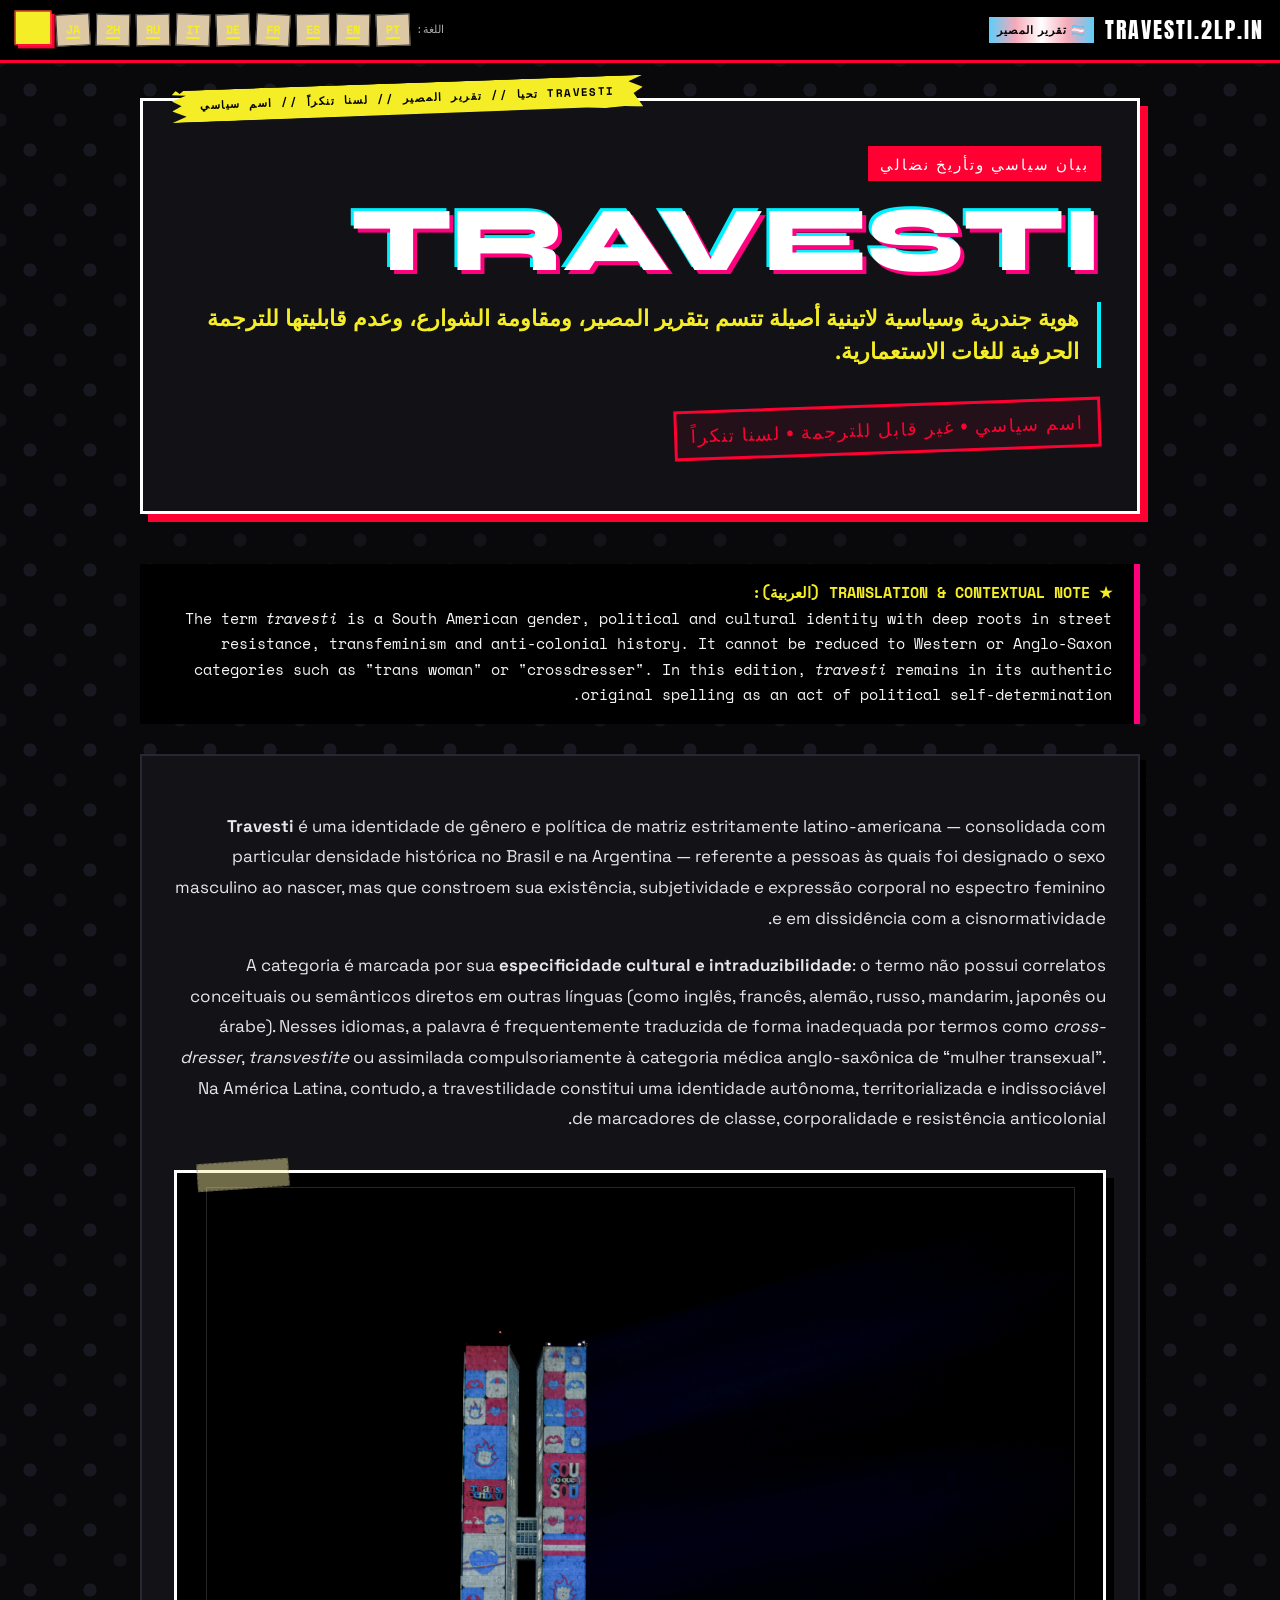
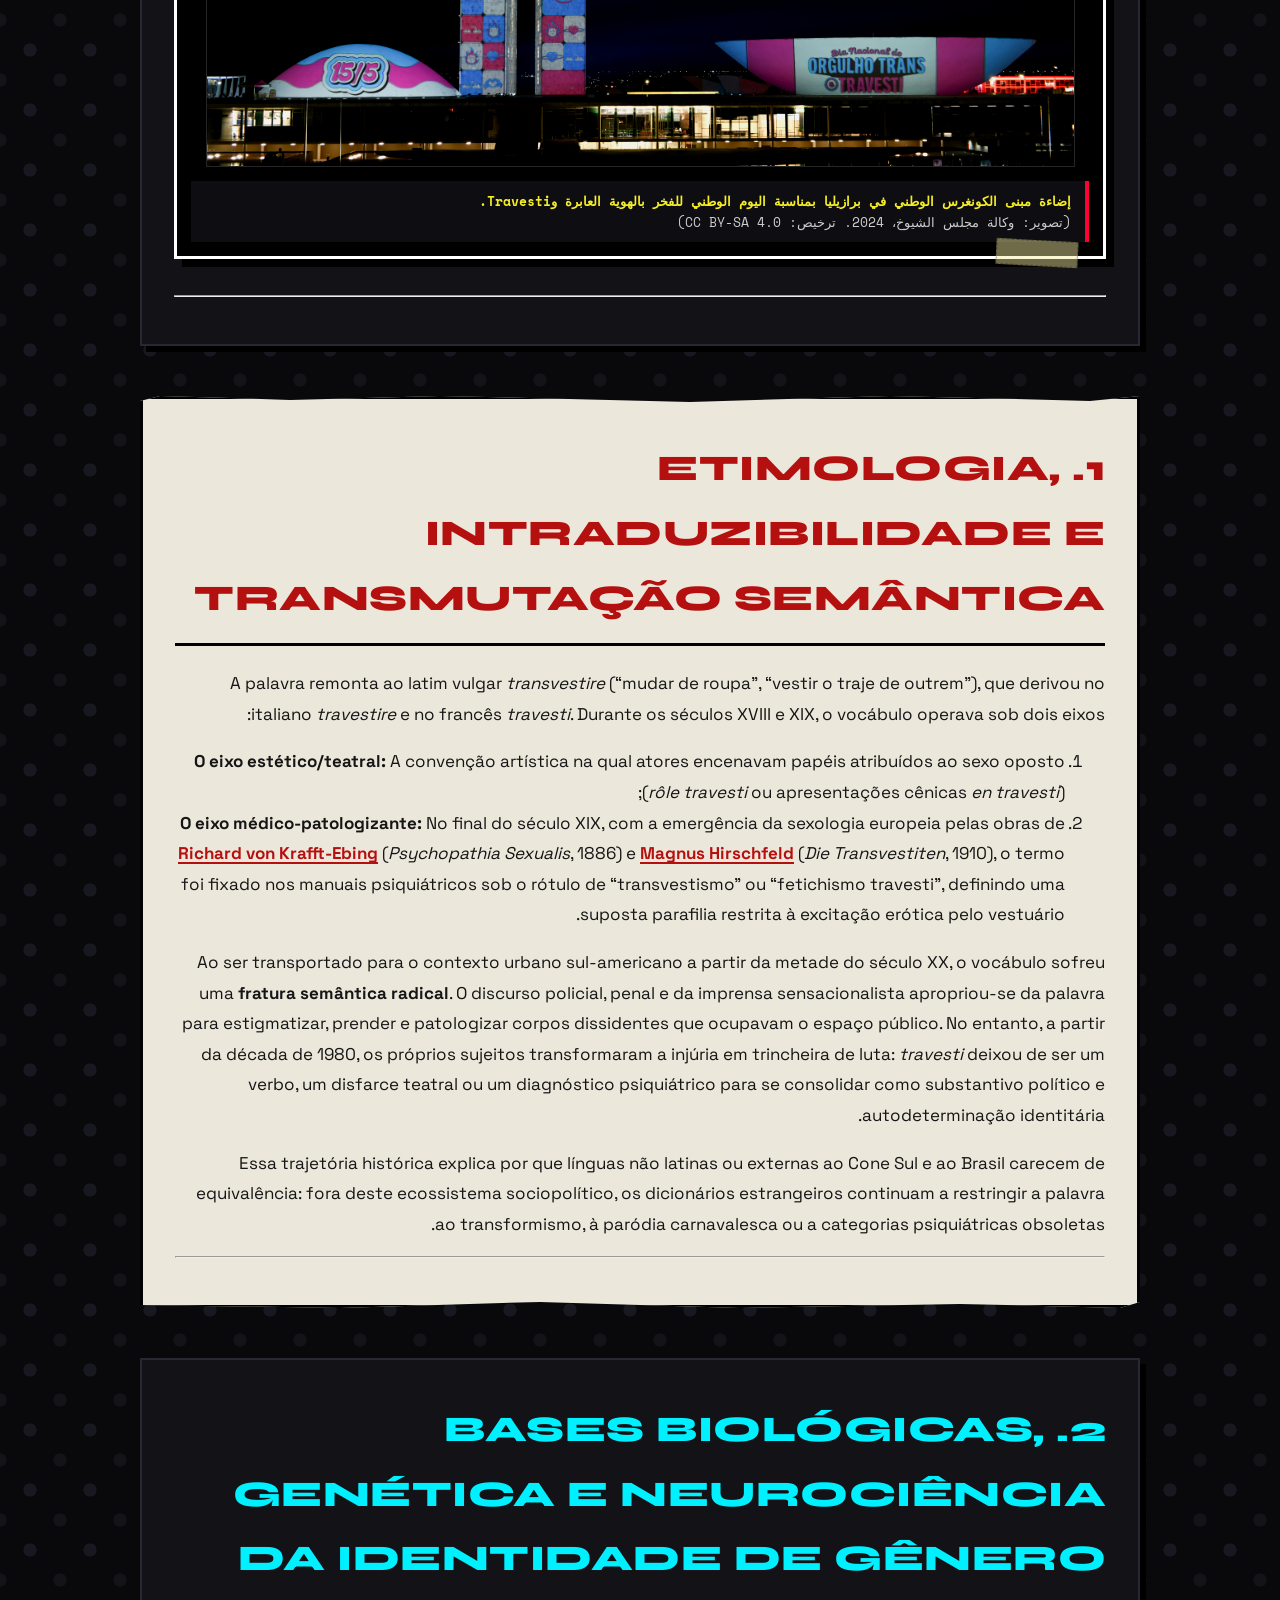
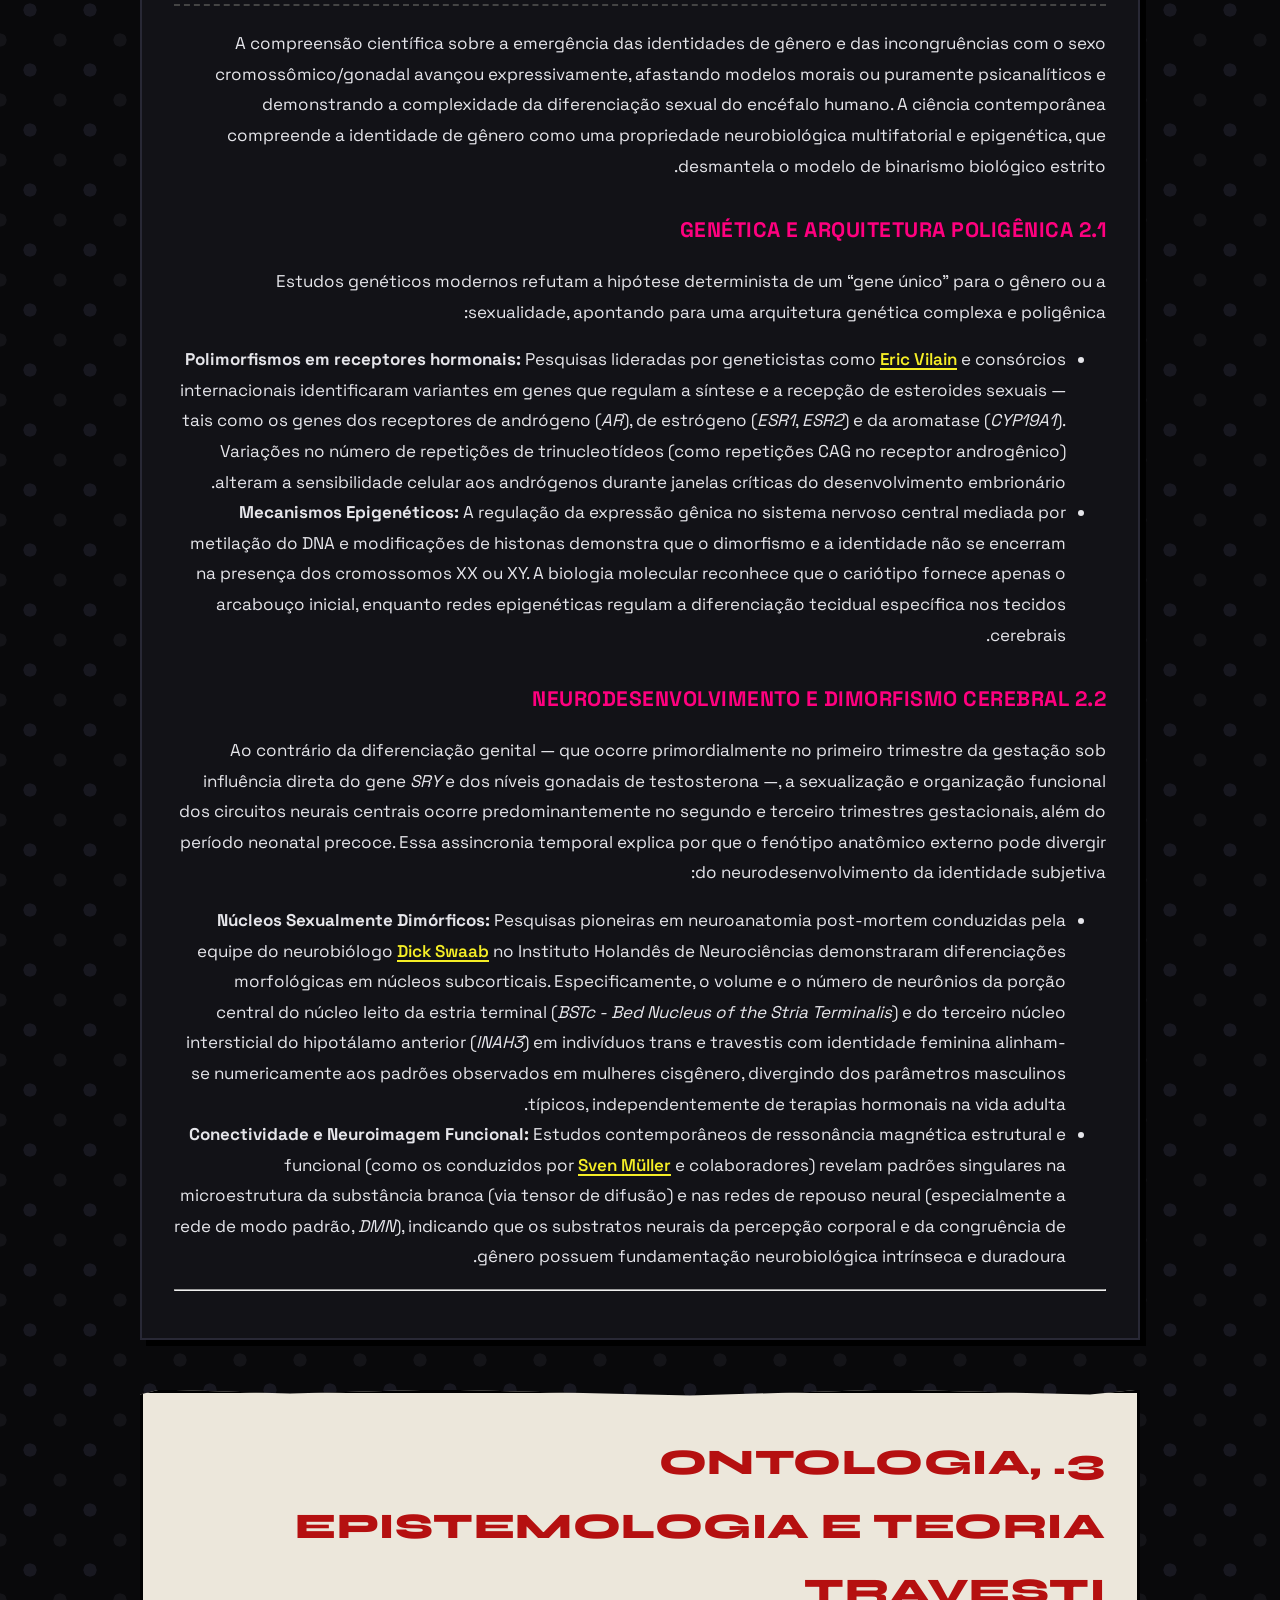
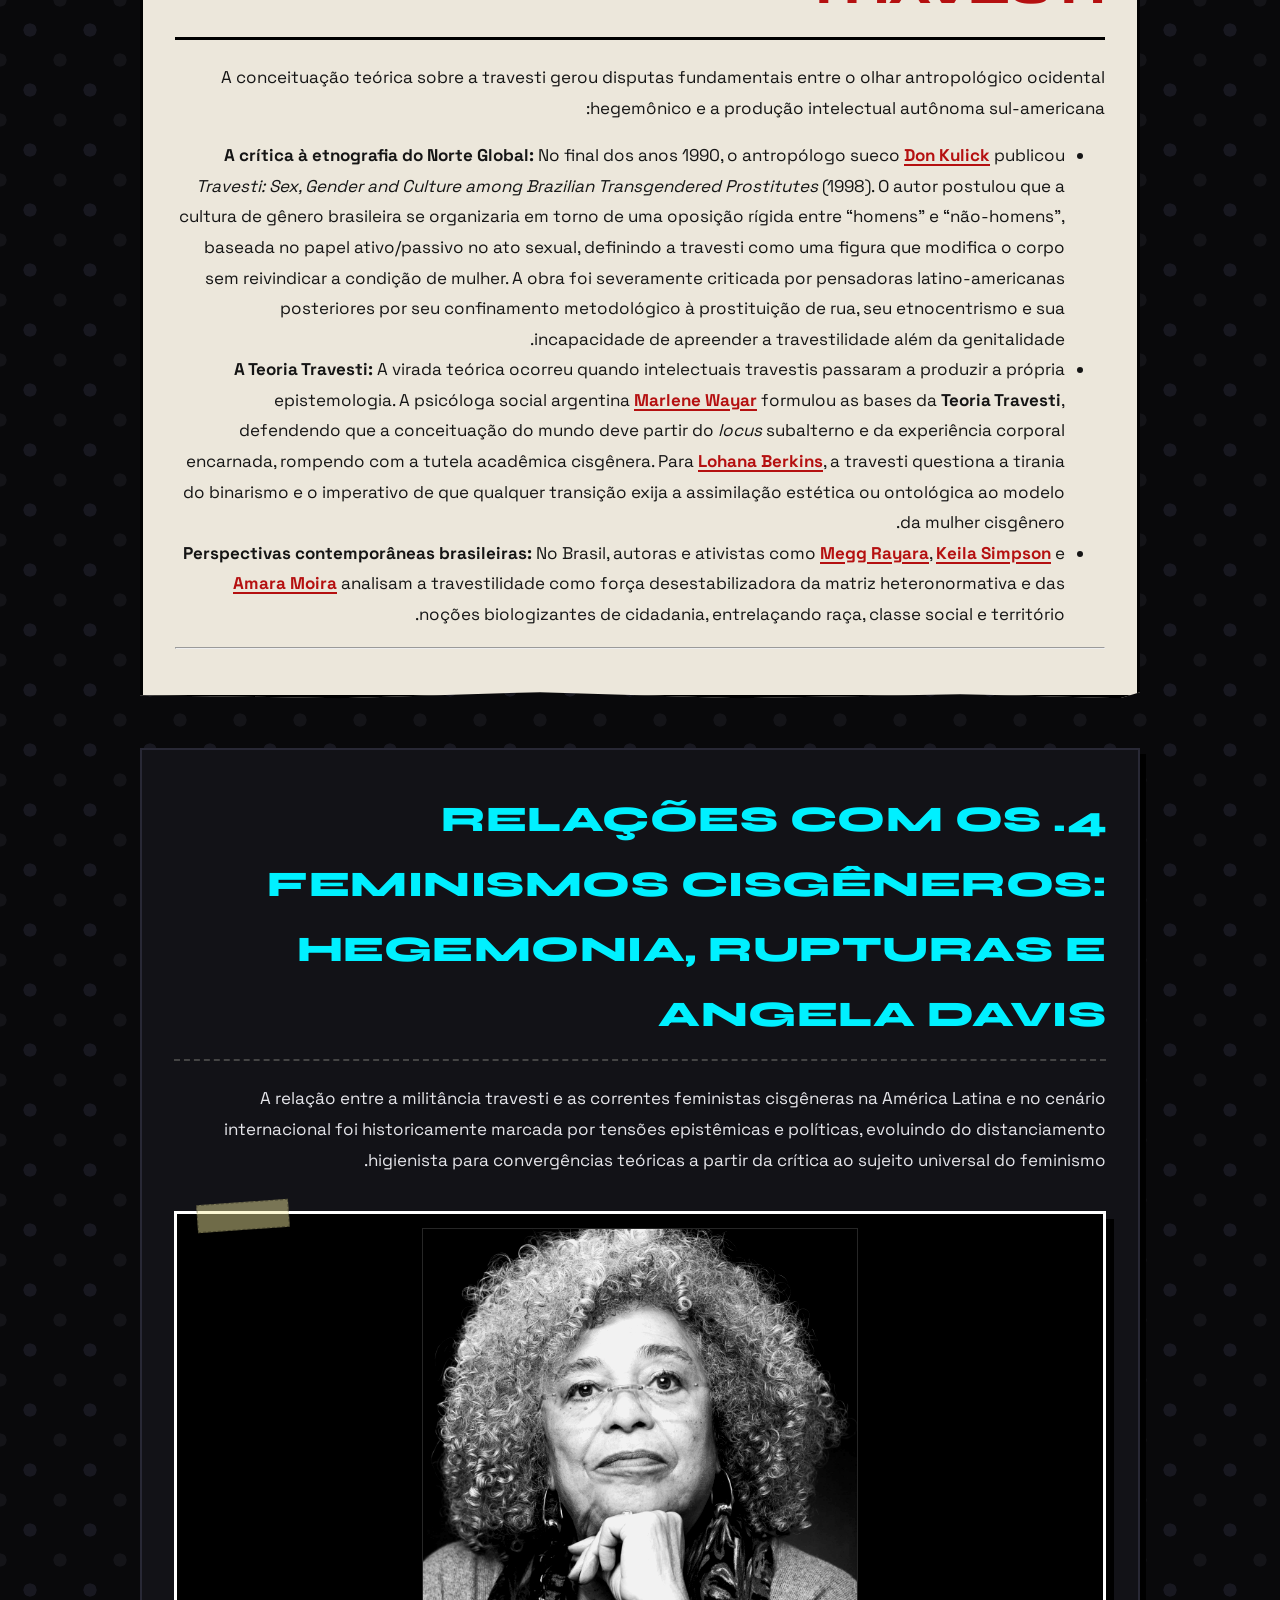
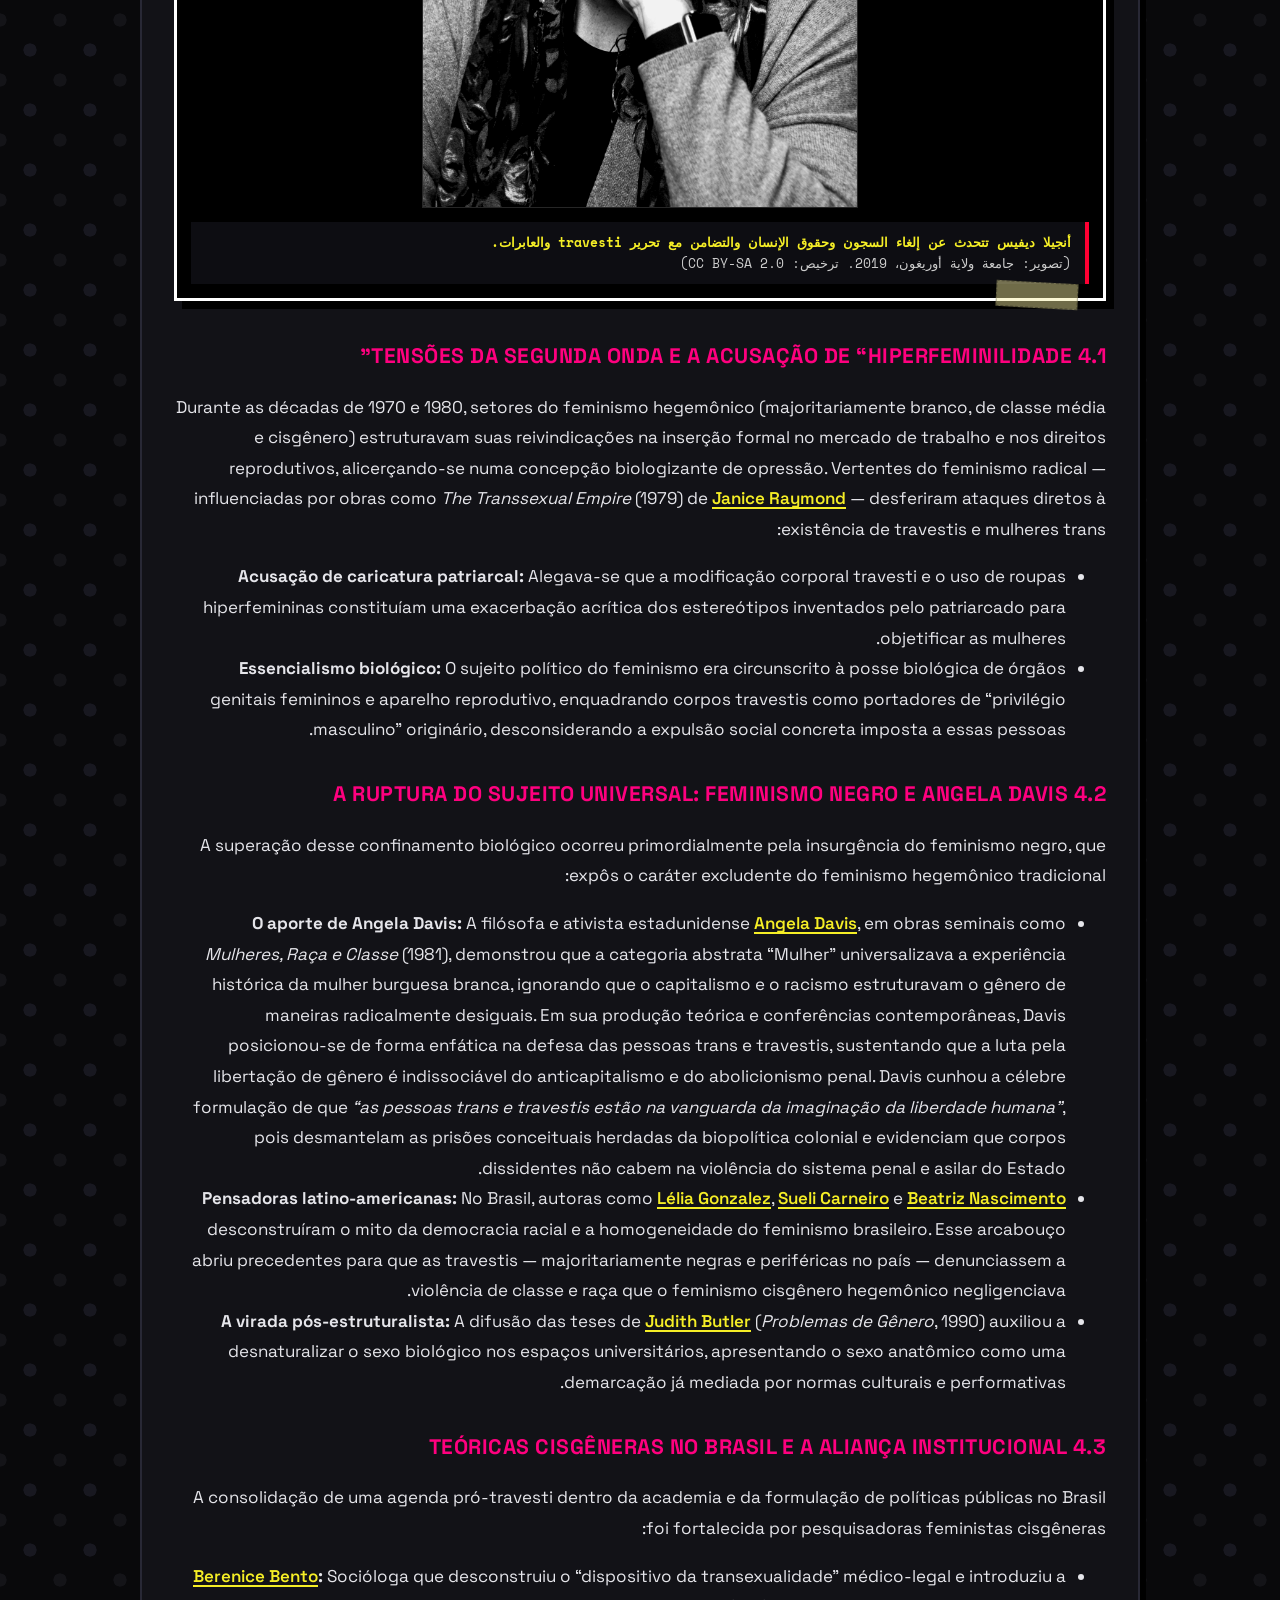
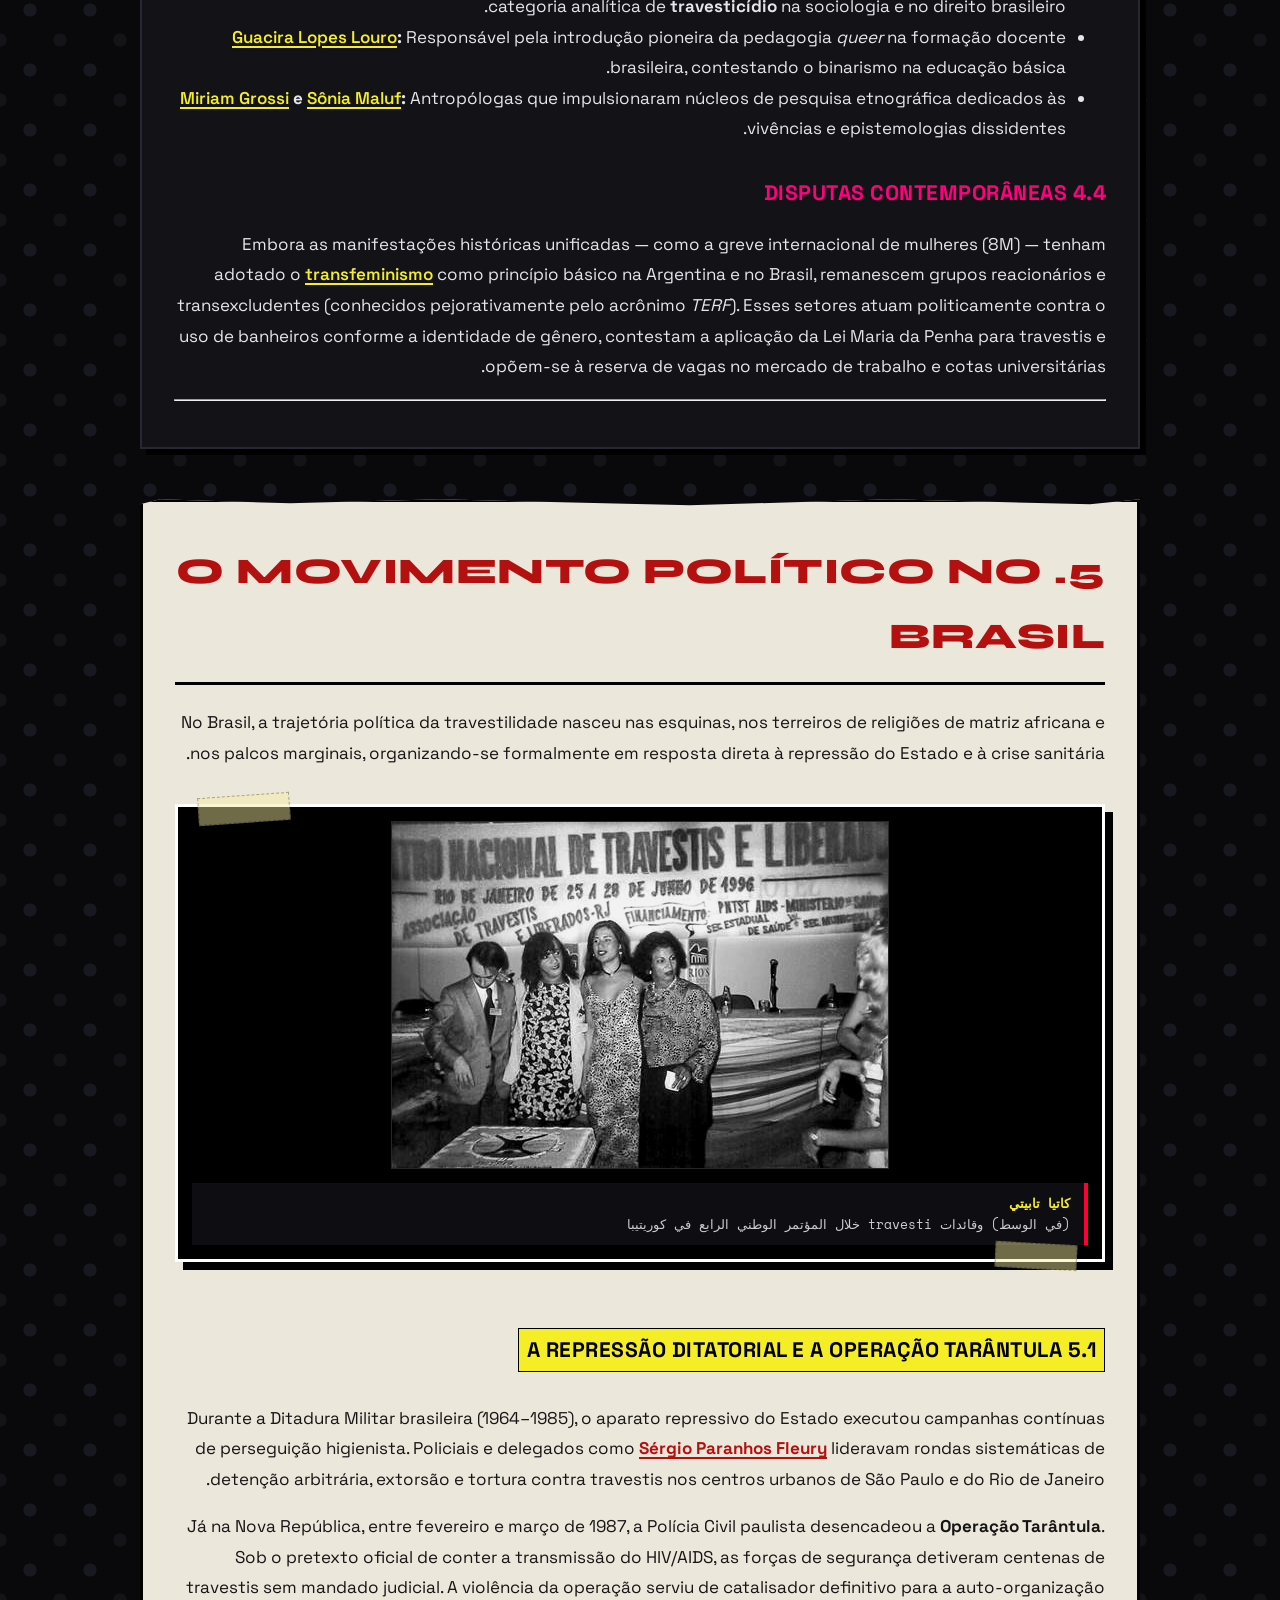
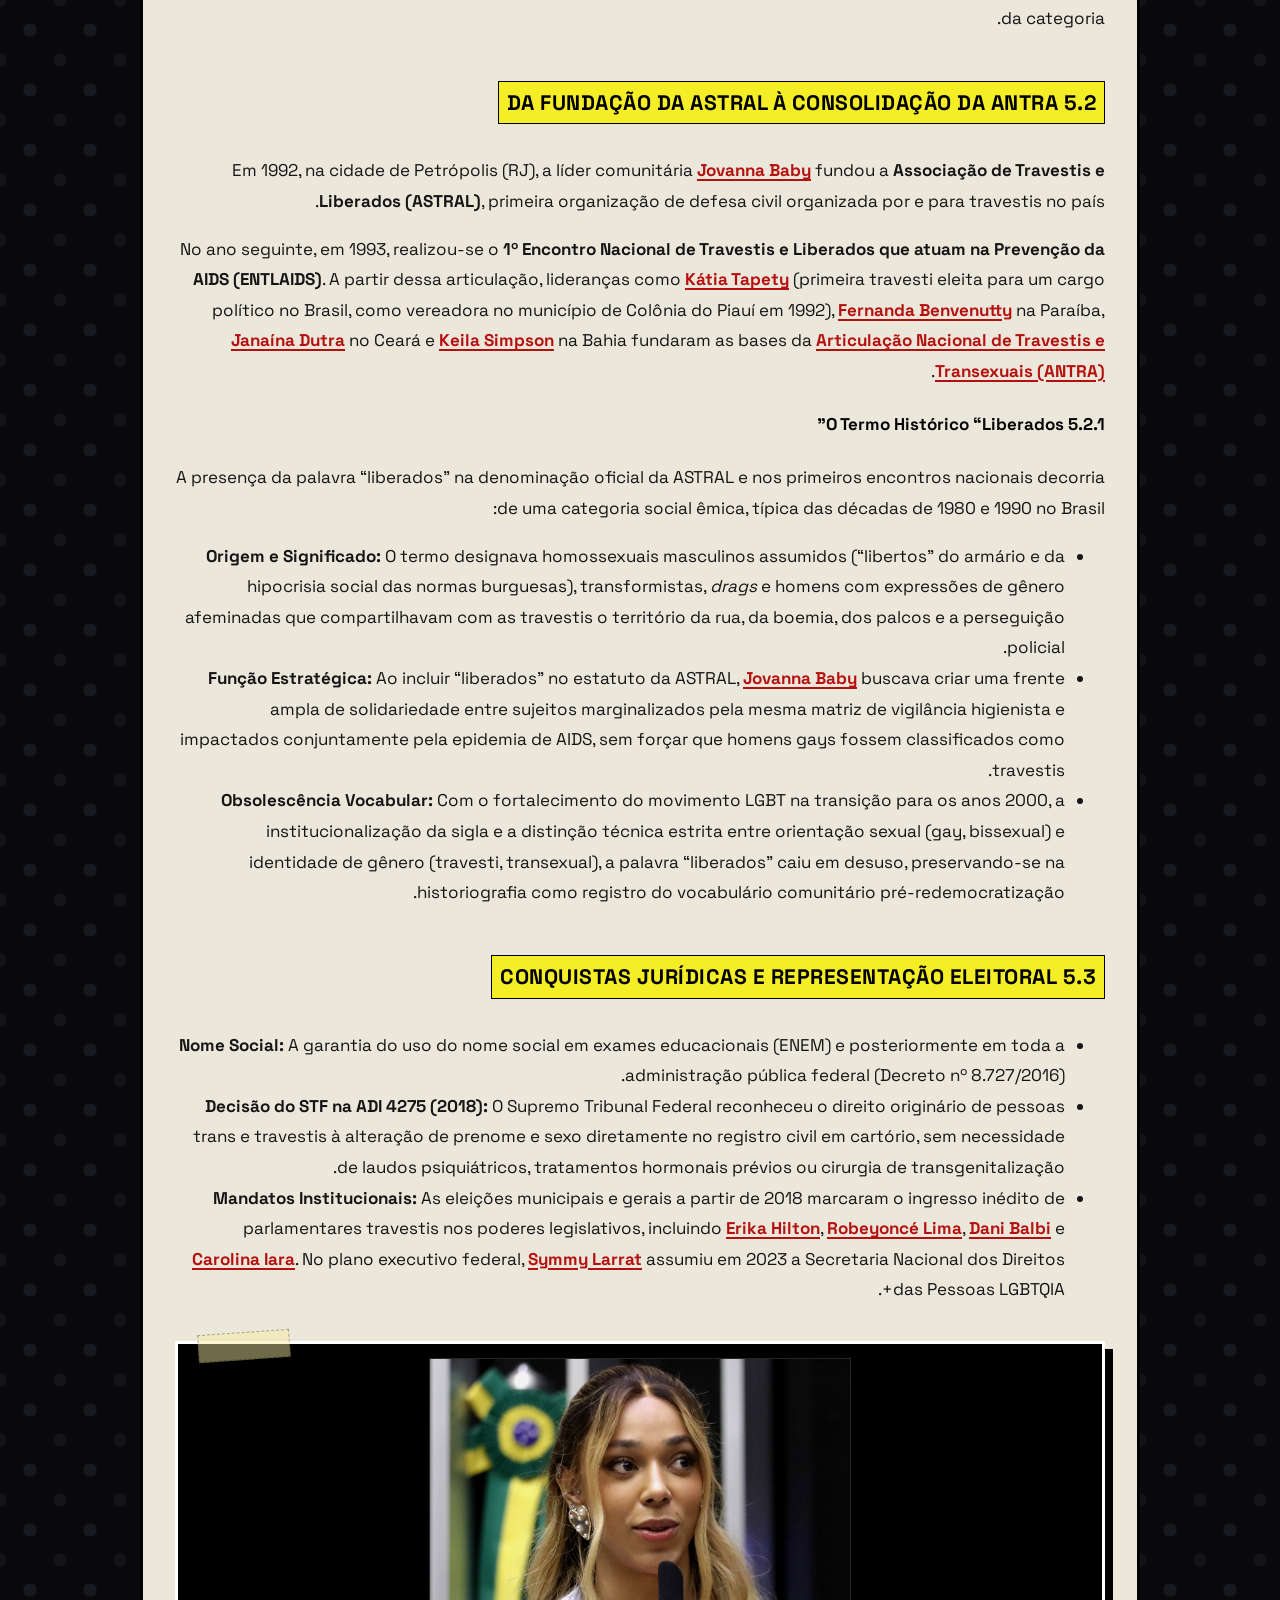
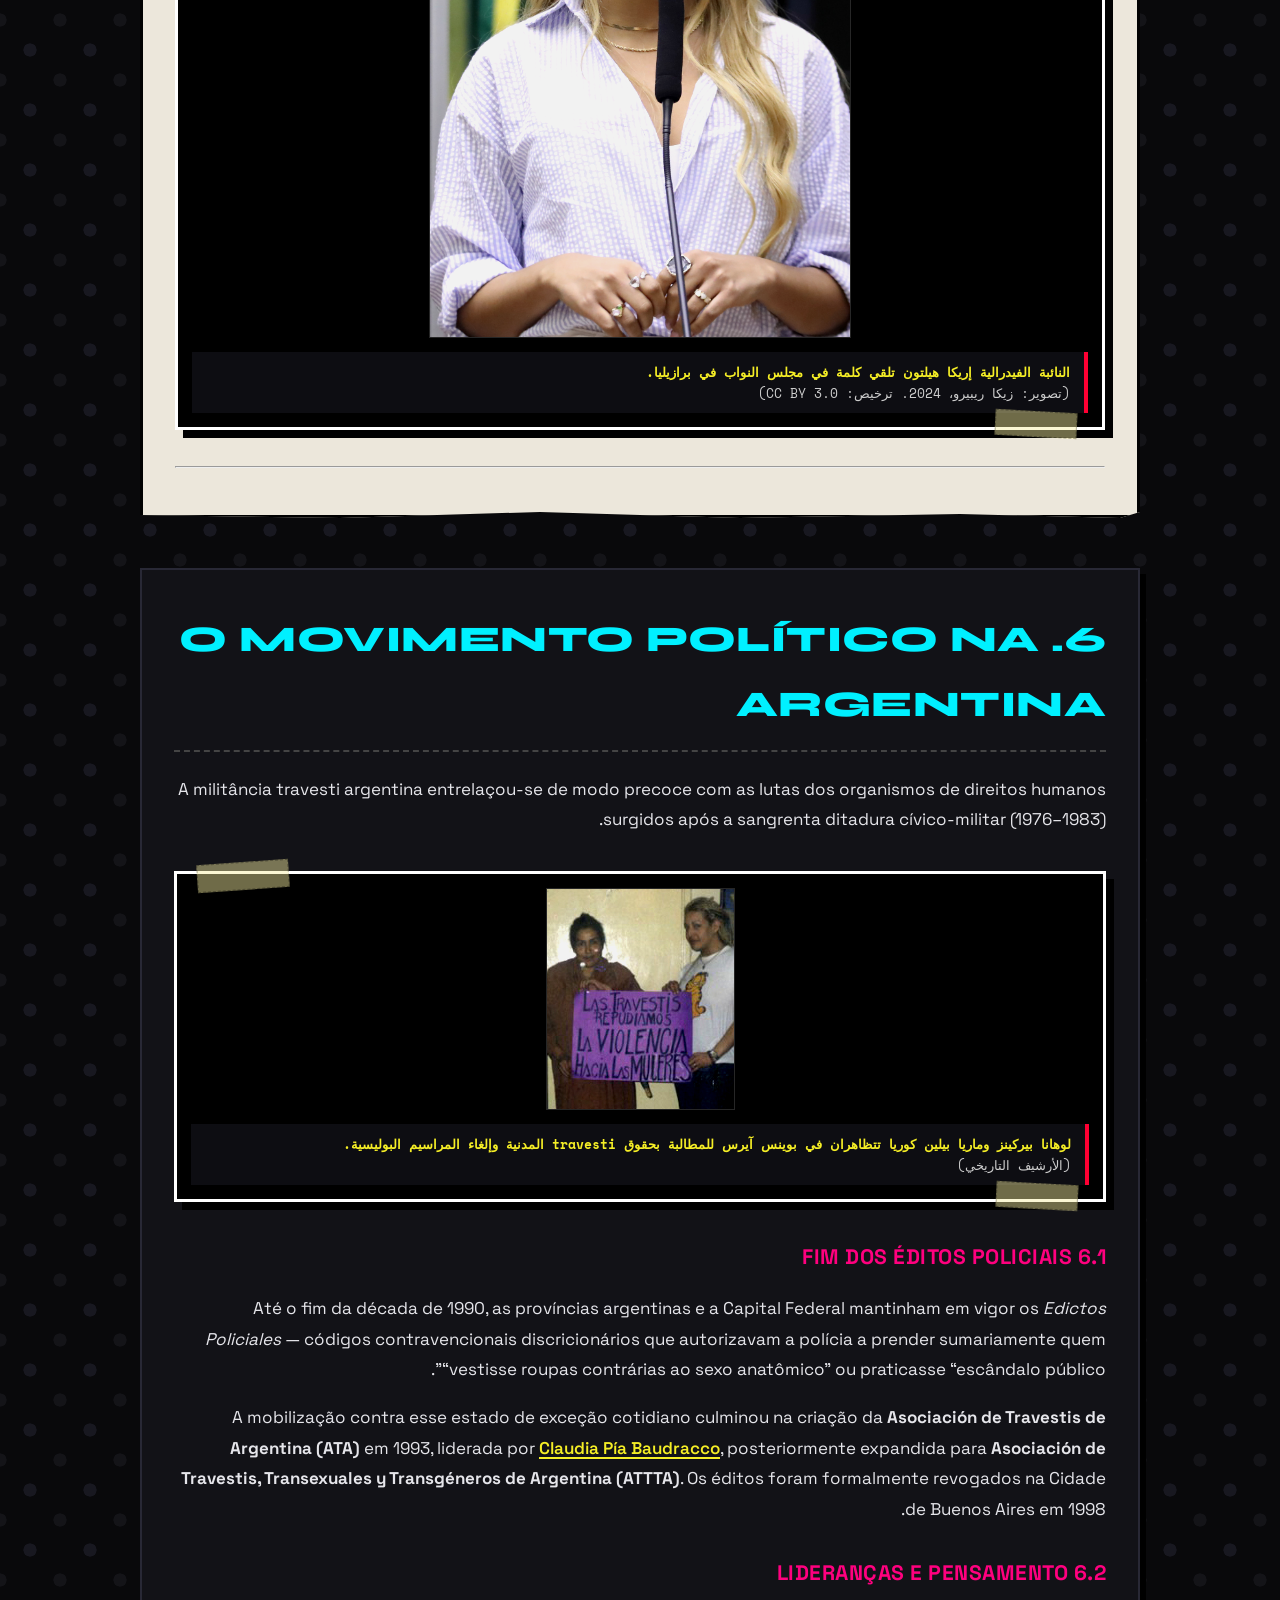
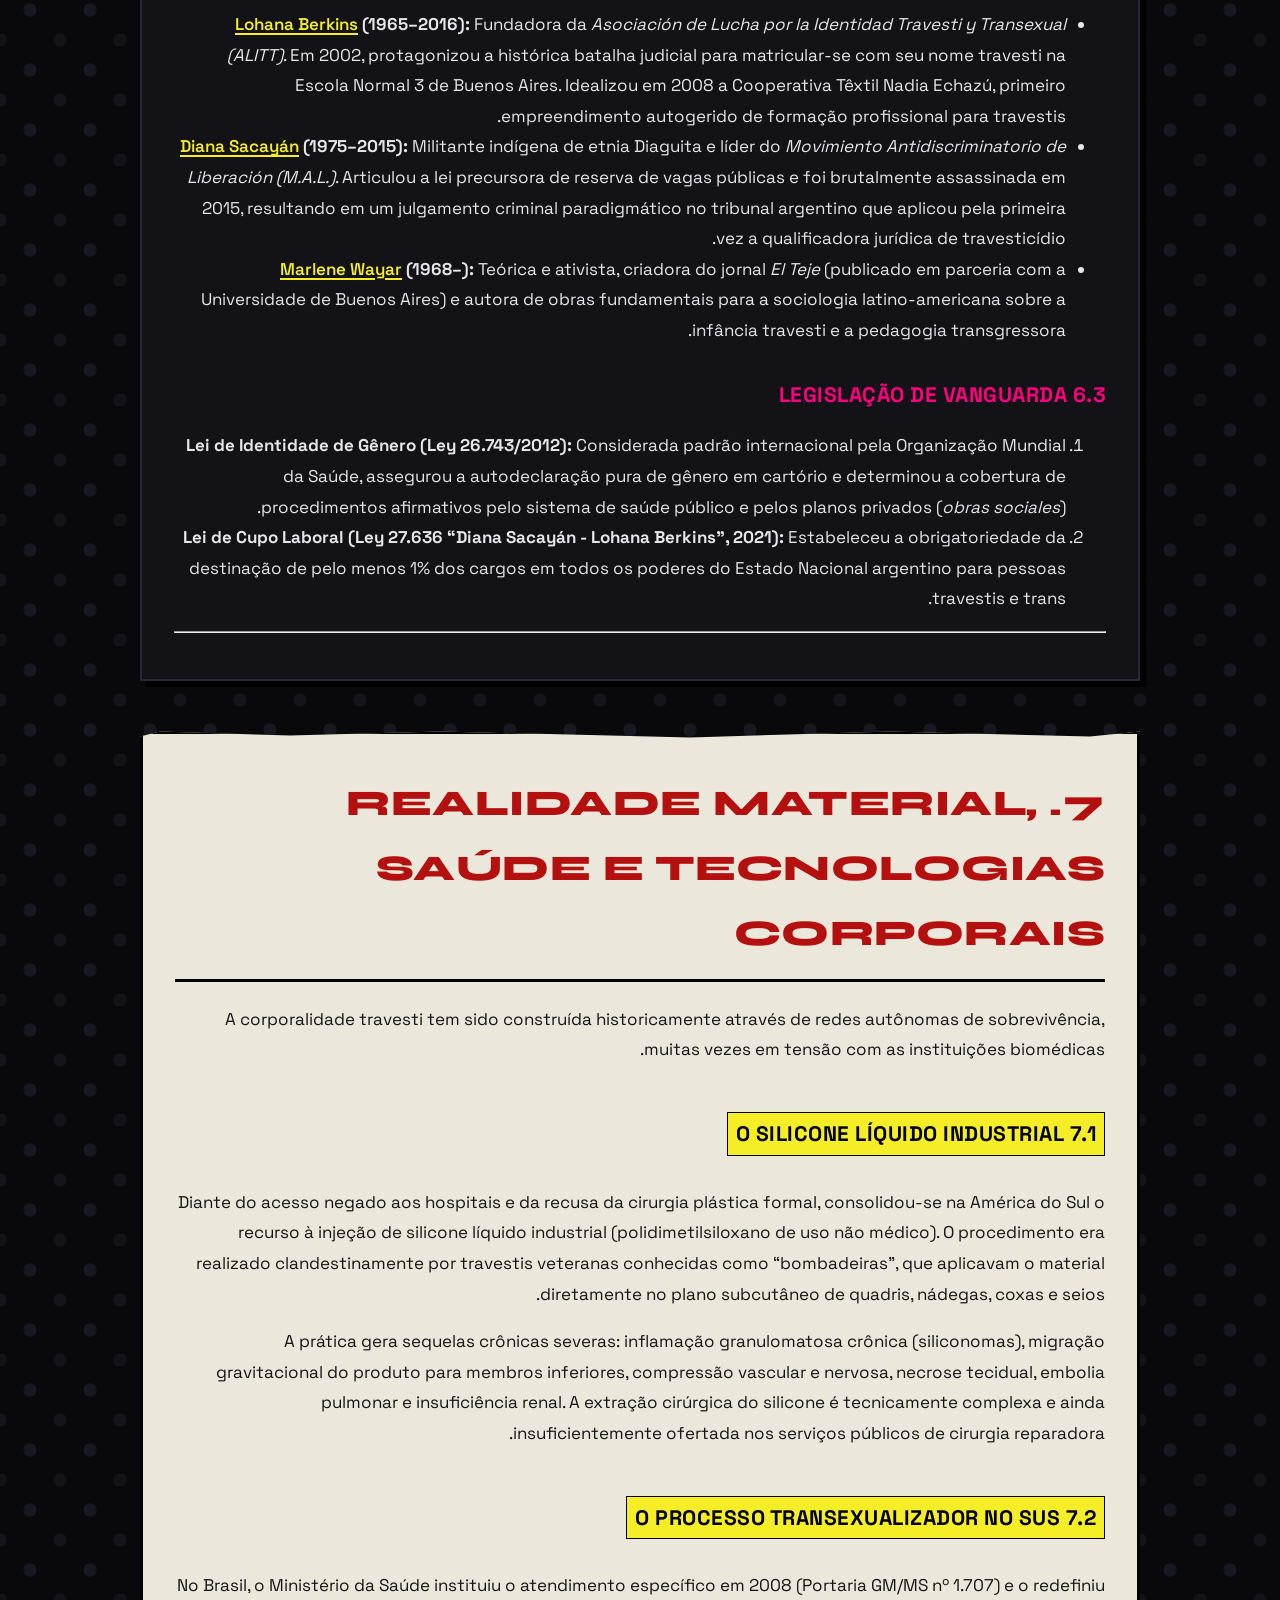
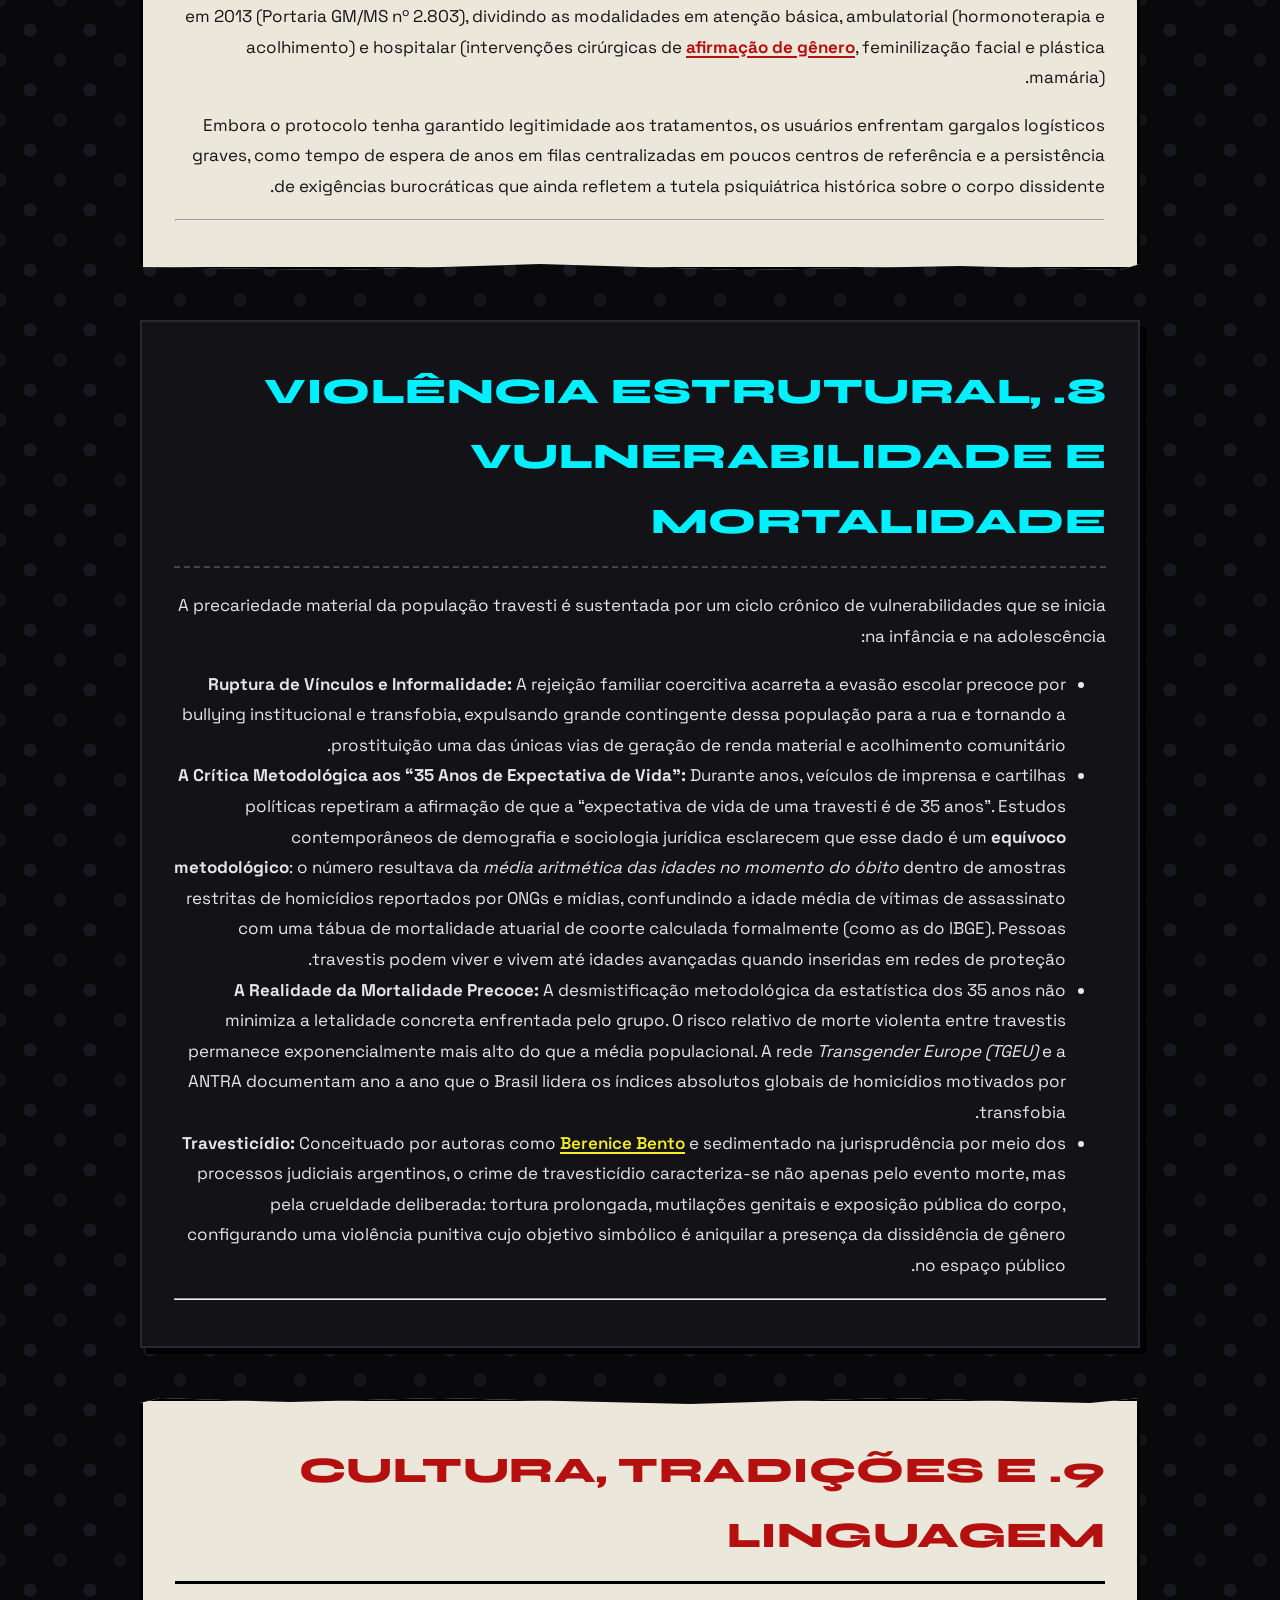
<file: site/ar/index.html>
<!DOCTYPE html>
<html lang="ar" dir="rtl">
<head>
    <meta charset="UTF-8">
    <meta name="viewport" content="width=device-width, initial-scale=1.0">
    <title>ترافيستي / Travesti (الهوية الجندرية والسياسية) — travesti.2lp.in</title>
    <meta name="description" content="تاريخ وهوية ونضال travesti في البرازيل وأمريكا اللاتينية، من علم الأعصاب إلى نظرية الجندر المقاومة للاستعمار.">
    
    <!-- Open Graph & Twitter Cards -->
    <meta property="og:title" content="ترافيستي / Travesti (الهوية الجندرية والسياسية)">
    <meta property="og:description" content="تاريخ وهوية ونضال travesti في البرازيل وأمريكا اللاتينية، من علم الأعصاب إلى نظرية الجندر المقاومة للاستعمار.">
    <meta property="og:image" content="https://travesti.2lp.in/assets/Orgulho_Trans_Travesti_Congresso_Nacional.jpg">
    <meta property="og:type" content="article">
    <meta property="og:url" content="https://travesti.2lp.in/ar/">
    <meta name="twitter:card" content="summary_large_image">
    
    <!-- Links Canônicos Multilíngues (Norma GOST) -->
    <link rel="canonical" href="https://travesti.2lp.in/ar/">
    <link rel="alternate" hreflang="pt" href="https://travesti.2lp.in/pt/"> <link rel="alternate" hreflang="en" href="https://travesti.2lp.in/en/"> <link rel="alternate" hreflang="es" href="https://travesti.2lp.in/es/"> <link rel="alternate" hreflang="fr" href="https://travesti.2lp.in/fr/"> <link rel="alternate" hreflang="de" href="https://travesti.2lp.in/de/"> <link rel="alternate" hreflang="it" href="https://travesti.2lp.in/it/"> <link rel="alternate" hreflang="ru" href="https://travesti.2lp.in/ru/"> <link rel="alternate" hreflang="zh" href="https://travesti.2lp.in/zh/"> <link rel="alternate" hreflang="ja" href="https://travesti.2lp.in/ja/"> <link rel="alternate" hreflang="ar" href="https://travesti.2lp.in/ar/">
    <link rel="alternate" hreflang="x-default" href="https://travesti.2lp.in/">

    <link rel="stylesheet" href="../assets/style.css?v=1790651706">
</head>
<body>
    <!-- Barra Superior de Fita Adesiva -->
    <nav class="top-tape-bar" aria-label="Seletor de Idiomas">
        <div class="tape-brand">
            <span>TRAVESTI.2LP.IN</span>
            <span class="badge-trans">🏳️‍⚧️ تقرير المصير</span>
        </div>
        <div class="lang-selector-tape">
            <span style="font-family: 'Space Mono', monospace; font-size: 11px; color: #aaa; align-self: center; margin-right: 6px;">اللغة:</span>
            <a href="../pt/" class="lang-tape-item " style="--rot:-2;">PT</a>
<a href="../en/" class="lang-tape-item " style="--rot:1;">EN</a>
<a href="../es/" class="lang-tape-item " style="--rot:-1;">ES</a>
<a href="../fr/" class="lang-tape-item " style="--rot:3;">FR</a>
<a href="../de/" class="lang-tape-item " style="--rot:-2;">DE</a>
<a href="../it/" class="lang-tape-item " style="--rot:2;">IT</a>
<a href="../ru/" class="lang-tape-item " style="--rot:-1;">RU</a>
<a href="../zh/" class="lang-tape-item " style="--rot:1;">ZH</a>
<a href="../ja/" class="lang-tape-item " style="--rot:-3;">JA</a>
<a href="../ar/" class="lang-tape-item active" style="--rot:2;">AR</a>
        </div>
    </nav>

    <!-- Conteúdo Zine Anti-Design -->
    <main class="zine-container">
        <!-- Capa / Manchete de Choque com Duct Tape Além da Borda -->
        <div class="hero-wrapper">
            <div class="duct-tape">TRAVESTI تحيا // تقرير المصير // لسنا تنكراً // اسم سياسي</div>
            <header class="hero-zine-cover">
                <div class="zine-tag-insurgente">بيان سياسي وتأريخ نضالي</div>
                <h1 class="hero-title-glitch">TRAVESTI</h1>
                <div class="hero-subtitle-manifesto">هوية جندرية وسياسية لاتينية أصيلة تتسم بتقرير المصير، ومقاومة الشوارع، وعدم قابليتها للترجمة الحرفية للغات الاستعمارية.</div>
                <div class="stamp-box">اسم سياسي • غير قابل للترجمة • لسنا تنكراً</div>
            </header>
        </div>

        
        <div class="tarja-choque-preta" style="border-left-color: var(--cor-amarelo-manifesto); margin-bottom: 30px;">
            <strong>★ TRANSLATION &amp; CONTEXTUAL NOTE (العربية):</strong><br>
            The term <em>travesti</em> is a South American gender, political and cultural identity with deep roots in street resistance, transfeminism and anti-colonial history. It cannot be reduced to Western or Anglo-Saxon categories such as "trans woman" or "crossdresser". In this edition, <em>travesti</em> remains in its authentic original spelling as an act of political self-determination.
        </div>
        

        <!-- Corpo do Ensaio com Rasgos e Intervenções -->
        <article class="article-zine-body">
            <section class="paper-section"><p><strong>Travesti</strong> é uma identidade de gênero e política de matriz estritamente latino-americana — consolidada com particular densidade histórica no Brasil e na Argentina — referente a pessoas às quais foi designado o sexo masculino ao nascer, mas que constroem sua existência, subjetividade e expressão corporal no espectro feminino e em dissidência com a cisnormatividade.</p>
<p>A categoria é marcada por sua <strong>especificidade cultural e intraduzibilidade</strong>: o termo não possui correlatos conceituais ou semânticos diretos em outras línguas (como inglês, francês, alemão, russo, mandarim, japonês ou árabe). Nesses idiomas, a palavra é frequentemente traduzida de forma inadequada por termos como <em>cross-dresser</em>, <em>transvestite</em> ou assimilada compulsoriamente à categoria médica anglo-saxônica de &ldquo;mulher transexual&rdquo;. Na América Latina, contudo, a travestilidade constitui uma identidade autônoma, territorializada e indissociável de marcadores de classe, corporalidade e resistência anticolonial.</p>
<div class="photo-street-frame">
    <img src="../assets/Orgulho_Trans_Travesti_Congresso_Nacional.jpg" alt="إضاءة مبنى الكونغرس الوطني في برازيليا بمناسبة اليوم الوطني للفخر بالهوية العابرة وTravesti. (تصوير: وكالة مجلس الشيوخ، 2024. ترخيص: CC BY-SA 4.0)" class="photo-street-img" loading="lazy">
    <div class="photo-street-caption">
        <strong>إضاءة مبنى الكونغرس الوطني في برازيليا بمناسبة اليوم الوطني للفخر بالهوية العابرة وTravesti.</strong><br>
        <span>(تصوير: وكالة مجلس الشيوخ، 2024. ترخيص: CC BY-SA 4.0)</span>
    </div>
</div>

<hr />
</section>
<section class="paper-section torn-paper">
<h2>1. Etimologia, Intraduzibilidade e Transmutação Semântica</h2>

<p>A palavra remonta ao latim vulgar <em>transvestire</em> (&ldquo;mudar de roupa&rdquo;, &ldquo;vestir o traje de outrem&rdquo;), que derivou no italiano <em>travestire</em> e no francês <em>travesti</em>. Durante os séculos XVIII e XIX, o vocábulo operava sob dois eixos:</p>
<ol>
<li><strong>O eixo estético/teatral:</strong> A convenção artística na qual atores encenavam papéis atribuídos ao sexo oposto (<em>rôle travesti</em> ou apresentações cênicas <em>en travesti</em>);</li>
<li><strong>O eixo médico-patologizante:</strong> No final do século XIX, com a emergência da sexologia europeia pelas obras de <a href="https://pt.wikipedia.org/wiki/Richard_von_Krafft-Ebing">Richard von Krafft-Ebing</a> (<em>Psychopathia Sexualis</em>, 1886) e <a href="https://pt.wikipedia.org/wiki/Magnus_Hirschfeld">Magnus Hirschfeld</a> (<em>Die Transvestiten</em>, 1910), o termo foi fixado nos manuais psiquiátricos sob o rótulo de &ldquo;transvestismo&rdquo; ou &ldquo;fetichismo travesti&rdquo;, definindo uma suposta parafilia restrita à excitação erótica pelo vestuário.</li>
</ol>
<p>Ao ser transportado para o contexto urbano sul-americano a partir da metade do século XX, o vocábulo sofreu uma <strong>fratura semântica radical</strong>. O discurso policial, penal e da imprensa sensacionalista apropriou-se da palavra para estigmatizar, prender e patologizar corpos dissidentes que ocupavam o espaço público. No entanto, a partir da década de 1980, os próprios sujeitos transformaram a injúria em trincheira de luta: <em>travesti</em> deixou de ser um verbo, um disfarce teatral ou um diagnóstico psiquiátrico para se consolidar como substantivo político e autodeterminação identitária.</p>
<p>Essa trajetória histórica explica por que línguas não latinas ou externas ao Cone Sul e ao Brasil carecem de equivalência: fora deste ecossistema sociopolítico, os dicionários estrangeiros continuam a restringir a palavra ao transformismo, à paródia carnavalesca ou a categorias psiquiátricas obsoletas.</p>
<hr />

</section>
<section class="paper-section">
<h2>2. Bases Biológicas, Genética e Neurociência da Identidade de Gênero</h2>

<p>A compreensão científica sobre a emergência das identidades de gênero e das incongruências com o sexo cromossômico/gonadal avançou expressivamente, afastando modelos morais ou puramente psicanalíticos e demonstrando a complexidade da diferenciação sexual do encéfalo humano. A ciência contemporânea compreende a identidade de gênero como uma propriedade neurobiológica multifatorial e epigenética, que desmantela o modelo de binarismo biológico estrito.</p>
<h3>2.1 Genética e Arquitetura Poligênica</h3>
<p>Estudos genéticos modernos refutam a hipótese determinista de um &ldquo;gene único&rdquo; para o gênero ou a sexualidade, apontando para uma arquitetura genética complexa e poligênica:</p>
<ul>
<li><strong>Polimorfismos em receptores hormonais:</strong> Pesquisas lideradas por geneticistas como <a href="https://en.wikipedia.org/wiki/Eric_Vilain">Eric Vilain</a> e consórcios internacionais identificaram variantes em genes que regulam a síntese e a recepção de esteroides sexuais — tais como os genes dos receptores de andrógeno (<em>AR</em>), de estrógeno (<em>ESR1</em>, <em>ESR2</em>) e da aromatase (<em>CYP19A1</em>). Variações no número de repetições de trinucleotídeos (como repetições CAG no receptor androgênico) alteram a sensibilidade celular aos andrógenos durante janelas críticas do desenvolvimento embrionário.</li>
<li><strong>Mecanismos Epigenéticos:</strong> A regulação da expressão gênica no sistema nervoso central mediada por metilação do DNA e modificações de histonas demonstra que o dimorfismo e a identidade não se encerram na presença dos cromossomos XX ou XY. A biologia molecular reconhece que o cariótipo fornece apenas o arcabouço inicial, enquanto redes epigenéticas regulam a diferenciação tecidual específica nos tecidos cerebrais.</li>
</ul>
<h3>2.2 Neurodesenvolvimento e Dimorfismo Cerebral</h3>
<p>Ao contrário da diferenciação genital — que ocorre primordialmente no primeiro trimestre da gestação sob influência direta do gene <em>SRY</em> e dos níveis gonadais de testosterona —, a sexualização e organização funcional dos circuitos neurais centrais ocorre predominantemente no segundo e terceiro trimestres gestacionais, além do período neonatal precoce. Essa assincronia temporal explica por que o fenótipo anatômico externo pode divergir do neurodesenvolvimento da identidade subjetiva:</p>
<ul>
<li><strong>Núcleos Sexualmente Dimórficos:</strong> Pesquisas pioneiras em neuroanatomia post-mortem conduzidas pela equipe do neurobiólogo <a href="https://en.wikipedia.org/wiki/Dick_Swaab">Dick Swaab</a> no Instituto Holandês de Neurociências demonstraram diferenciações morfológicas em núcleos subcorticais. Especificamente, o volume e o número de neurônios da porção central do núcleo leito da estria terminal (<em>BSTc - Bed Nucleus of the Stria Terminalis</em>) e do terceiro núcleo intersticial do hipotálamo anterior (<em>INAH3</em>) em indivíduos trans e travestis com identidade feminina alinham-se numericamente aos padrões observados em mulheres cisgênero, divergindo dos parâmetros masculinos típicos, independentemente de terapias hormonais na vida adulta.</li>
<li><strong>Conectividade e Neuroimagem Funcional:</strong> Estudos contemporâneos de ressonância magnética estrutural e funcional (como os conduzidos por <a href="https://en.wikipedia.org/wiki/Sven_M%C3%BCller_(psychologist)">Sven Müller</a> e colaboradores) revelam padrões singulares na microestrutura da substância branca (via tensor de difusão) e nas redes de repouso neural (especialmente a rede de modo padrão, <em>DMN</em>), indicando que os substratos neurais da percepção corporal e da congruência de gênero possuem fundamentação neurobiológica intrínseca e duradoura.</li>
</ul>
<hr />

</section>
<section class="paper-section torn-paper">
<h2>3. Ontologia, Epistemologia e Teoria Travesti</h2>

<p>A conceituação teórica sobre a travesti gerou disputas fundamentais entre o olhar antropológico ocidental hegemônico e a produção intelectual autônoma sul-americana:</p>
<ul>
<li><strong>A crítica à etnografia do Norte Global:</strong> No final dos anos 1990, o antropólogo sueco <a href="https://en.wikipedia.org/wiki/Don_Kulick">Don Kulick</a> publicou <em>Travesti: Sex, Gender and Culture among Brazilian Transgendered Prostitutes</em> (1998). O autor postulou que a cultura de gênero brasileira se organizaria em torno de uma oposição rígida entre &ldquo;homens&rdquo; e &ldquo;não-homens&rdquo;, baseada no papel ativo/passivo no ato sexual, definindo a travesti como uma figura que modifica o corpo sem reivindicar a condição de mulher. A obra foi severamente criticada por pensadoras latino-americanas posteriores por seu confinamento metodológico à prostituição de rua, seu etnocentrismo e sua incapacidade de apreender a travestilidade além da genitalidade.</li>
<li><strong>A Teoria Travesti:</strong> A virada teórica ocorreu quando intelectuais travestis passaram a produzir a própria epistemologia. A psicóloga social argentina <a href="https://pt.wikipedia.org/wiki/Marlene_Wayar">Marlene Wayar</a> formulou as bases da <strong>Teoria Travesti</strong>, defendendo que a conceituação do mundo deve partir do <em>locus</em> subalterno e da experiência corporal encarnada, rompendo com a tutela acadêmica cisgênera. Para <a href="https://pt.wikipedia.org/wiki/Lohana_Berkins">Lohana Berkins</a>, a travesti questiona a tirania do binarismo e o imperativo de que qualquer transição exija a assimilação estética ou ontológica ao modelo da mulher cisgênero.</li>
<li><strong>Perspectivas contemporâneas brasileiras:</strong> No Brasil, autoras e ativistas como <a href="https://pt.wikipedia.org/wiki/Megg_Rayara">Megg Rayara</a>, <a href="https://pt.wikipedia.org/wiki/Keila_Simpson">Keila Simpson</a> e <a href="https://pt.wikipedia.org/wiki/Amara_Moira">Amara Moira</a> analisam a travestilidade como força desestabilizadora da matriz heteronormativa e das noções biologizantes de cidadania, entrelaçando raça, classe social e território.</li>
</ul>
<hr />

</section>
<section class="paper-section">
<h2>4. Relações com os Feminismos Cisgêneros: Hegemonia, Rupturas e Angela Davis</h2>

<p>A relação entre a militância travesti e as correntes feministas cisgêneras na América Latina e no cenário internacional foi historicamente marcada por tensões epistêmicas e políticas, evoluindo do distanciamento higienista para convergências teóricas a partir da crítica ao sujeito universal do feminismo.</p>
<div class="photo-street-frame">
    <img src="../assets/Angela_Davis_2019.jpg" alt="أنجيلا ديفيس تتحدث عن إلغاء السجون وحقوق الإنسان والتضامن مع تحرير travesti والعابرات. (تصوير: جامعة ولاية أوريغون، 2019. ترخيص: CC BY-SA 2.0)" class="photo-street-img" loading="lazy">
    <div class="photo-street-caption">
        <strong>أنجيلا ديفيس تتحدث عن إلغاء السجون وحقوق الإنسان والتضامن مع تحرير travesti والعابرات.</strong><br>
        <span>(تصوير: جامعة ولاية أوريغون، 2019. ترخيص: CC BY-SA 2.0)</span>
    </div>
</div>

<h3>4.1 Tensões da Segunda Onda e a Acusação de &ldquo;Hiperfeminilidade&rdquo;</h3>
<p>Durante as décadas de 1970 e 1980, setores do feminismo hegemônico (majoritariamente branco, de classe média e cisgênero) estruturavam suas reivindicações na inserção formal no mercado de trabalho e nos direitos reprodutivos, alicerçando-se numa concepção biologizante de opressão. Vertentes do feminismo radical — influenciadas por obras como <em>The Transsexual Empire</em> (1979) de <a href="https://pt.wikipedia.org/wiki/Janice_Raymond">Janice Raymond</a> — desferiram ataques diretos à existência de travestis e mulheres trans:</p>
<ul>
<li><strong>Acusação de caricatura patriarcal:</strong> Alegava-se que a modificação corporal travesti e o uso de roupas hiperfemininas constituíam uma exacerbação acrítica dos estereótipos inventados pelo patriarcado para objetificar as mulheres.</li>
<li><strong>Essencialismo biológico:</strong> O sujeito político do feminismo era circunscrito à posse biológica de órgãos genitais femininos e aparelho reprodutivo, enquadrando corpos travestis como portadores de &ldquo;privilégio masculino&rdquo; originário, desconsiderando a expulsão social concreta imposta a essas pessoas.</li>
</ul>
<h3>4.2 A Ruptura do Sujeito Universal: Feminismo Negro e Angela Davis</h3>
<p>A superação desse confinamento biológico ocorreu primordialmente pela insurgência do feminismo negro, que expôs o caráter excludente do feminismo hegemônico tradicional:</p>
<ul>
<li><strong>O aporte de Angela Davis:</strong> A filósofa e ativista estadunidense <a href="https://pt.wikipedia.org/wiki/Angela_Davis">Angela Davis</a>, em obras seminais como <em>Mulheres, Raça e Classe</em> (1981), demonstrou que a categoria abstrata &ldquo;Mulher&rdquo; universalizava a experiência histórica da mulher burguesa branca, ignorando que o capitalismo e o racismo estruturavam o gênero de maneiras radicalmente desiguais. Em sua produção teórica e conferências contemporâneas, Davis posicionou-se de forma enfática na defesa das pessoas trans e travestis, sustentando que a luta pela libertação de gênero é indissociável do anticapitalismo e do abolicionismo penal. Davis cunhou a célebre formulação de que <em>&ldquo;as pessoas trans e travestis estão na vanguarda da imaginação da liberdade humana&rdquo;</em>, pois desmantelam as prisões conceituais herdadas da biopolítica colonial e evidenciam que corpos dissidentes não cabem na violência do sistema penal e asilar do Estado.</li>
<li><strong>Pensadoras latino-americanas:</strong> No Brasil, autoras como <a href="https://pt.wikipedia.org/wiki/L%C3%A9lia_Gonzalez">Lélia Gonzalez</a>, <a href="https://pt.wikipedia.org/wiki/Sueli_Carneiro">Sueli Carneiro</a> e <a href="https://pt.wikipedia.org/wiki/Beatriz_Nascimento">Beatriz Nascimento</a> desconstruíram o mito da democracia racial e a homogeneidade do feminismo brasileiro. Esse arcabouço abriu precedentes para que as travestis — majoritariamente negras e periféricas no país — denunciassem a violência de classe e raça que o feminismo cisgênero hegemônico negligenciava.</li>
<li><strong>A virada pós-estruturalista:</strong> A difusão das teses de <a href="https://pt.wikipedia.org/wiki/Judith_Butler">Judith Butler</a> (<em>Problemas de Gênero</em>, 1990) auxiliou a desnaturalizar o sexo biológico nos espaços universitários, apresentando o sexo anatômico como uma demarcação já mediada por normas culturais e performativas.</li>
</ul>
<h3>4.3 Teóricas Cisgêneras no Brasil e a Aliança Institucional</h3>
<p>A consolidação de uma agenda pró-travesti dentro da academia e da formulação de políticas públicas no Brasil foi fortalecida por pesquisadoras feministas cisgêneras:</p>
<ul>
<li><strong><a href="https://pt.wikipedia.org/wiki/Berenice_Bento">Berenice Bento</a>:</strong> Socióloga que desconstruiu o &ldquo;dispositivo da transexualidade&rdquo; médico-legal e introduziu a categoria analítica de <strong>travesticídio</strong> na sociologia e no direito brasileiro.</li>
<li><strong><a href="https://pt.wikipedia.org/wiki/Guacira_Lopes_Louro">Guacira Lopes Louro</a>:</strong> Responsável pela introdução pioneira da pedagogia <em>queer</em> na formação docente brasileira, contestando o binarismo na educação básica.</li>
<li><strong><a href="https://pt.wikipedia.org/wiki/Miriam_Grossi">Miriam Grossi</a> e <a href="https://pt.wikipedia.org/wiki/S%C3%B4nia_Maluf">Sônia Maluf</a>:</strong> Antropólogas que impulsionaram núcleos de pesquisa etnográfica dedicados às vivências e epistemologias dissidentes.</li>
</ul>
<h3>4.4 Disputas Contemporâneas</h3>
<p>Embora as manifestações históricas unificadas — como a greve internacional de mulheres (8M) — tenham adotado o <a href="https://pt.wikipedia.org/wiki/Transfeminismo">transfeminismo</a> como princípio básico na Argentina e no Brasil, remanescem grupos reacionários e transexcludentes (conhecidos pejorativamente pelo acrônimo <em>TERF</em>). Esses setores atuam politicamente contra o uso de banheiros conforme a identidade de gênero, contestam a aplicação da Lei Maria da Penha para travestis e opõem-se à reserva de vagas no mercado de trabalho e cotas universitárias.</p>
<hr />

</section>
<section class="paper-section torn-paper">
<h2>5. O Movimento Político no Brasil</h2>

<p>No Brasil, a trajetória política da travestilidade nasceu nas esquinas, nos terreiros de religiões de matriz africana e nos palcos marginais, organizando-se formalmente em resposta direta à repressão do Estado e à crise sanitária.</p>
<div class="photo-street-frame">
    <img src="../assets/IV_ENTLAIDS_1996_Katia_Tapety.jpg" alt="كاتيا تابيتي (في الوسط) وقائدات travesti خلال المؤتمر الوطني الرابع في كوريتيبا (1996) — تأسيس رابطة ANTRA. (أرشيف كيلا سيمبسون)" class="photo-street-img" loading="lazy">
    <div class="photo-street-caption">
        <strong>كاتيا تابيتي</strong><br>
        <span>(في الوسط) وقائدات travesti خلال المؤتمر الوطني الرابع في كوريتيبا </span>
    </div>
</div>

<h3>5.1 A Repressão Ditatorial e a Operação Tarântula</h3>
<p>Durante a Ditadura Militar brasileira (1964–1985), o aparato repressivo do Estado executou campanhas contínuas de perseguição higienista. Policiais e delegados como <a href="https://pt.wikipedia.org/wiki/S%C3%A9rgio_Paranhos_Fleury">Sérgio Paranhos Fleury</a> lideravam rondas sistemáticas de detenção arbitrária, extorsão e tortura contra travestis nos centros urbanos de São Paulo e do Rio de Janeiro.</p>
<p>Já na Nova República, entre fevereiro e março de 1987, a Polícia Civil paulista desencadeou a <strong>Operação Tarântula</strong>. Sob o pretexto oficial de conter a transmissão do HIV/AIDS, as forças de segurança detiveram centenas de travestis sem mandado judicial. A violência da operação serviu de catalisador definitivo para a auto-organização da categoria.</p>
<h3>5.2 Da Fundação da ASTRAL à Consolidação da ANTRA</h3>
<p>Em 1992, na cidade de Petrópolis (RJ), a líder comunitária <a href="https://pt.wikipedia.org/wiki/Jovanna_Baby">Jovanna Baby</a> fundou a <strong>Associação de Travestis e Liberados (ASTRAL)</strong>, primeira organização de defesa civil organizada por e para travestis no país.</p>
<p>No ano seguinte, em 1993, realizou-se o <strong>1º Encontro Nacional de Travestis e Liberados que atuam na Prevenção da AIDS (ENTLAIDS)</strong>. A partir dessa articulação, lideranças como <a href="https://pt.wikipedia.org/wiki/K%C3%A1tia_Tapety">Kátia Tapety</a> (primeira travesti eleita para um cargo político no Brasil, como vereadora no município de Colônia do Piauí em 1992), <a href="https://pt.wikipedia.org/wiki/Fernanda_Benvenutty">Fernanda Benvenutty</a> na Paraíba, <a href="https://pt.wikipedia.org/wiki/Jana%C3%ADna_Dutra">Janaína Dutra</a> no Ceará e <a href="https://pt.wikipedia.org/wiki/Keila_Simpson">Keila Simpson</a> na Bahia fundaram as bases da <a href="https://pt.wikipedia.org/wiki/Articula%C3%A7%C3%A3o_Nacional_de_Travestis_e_Transexuais">Articulação Nacional de Travestis e Transexuais (ANTRA)</a>.</p>
<h4>5.2.1 O Termo Histórico &ldquo;Liberados&rdquo;</h4>
<p>A presença da palavra &ldquo;liberados&rdquo; na denominação oficial da ASTRAL e nos primeiros encontros nacionais decorria de uma categoria social êmica, típica das décadas de 1980 e 1990 no Brasil:</p>
<ul>
<li><strong>Origem e Significado:</strong> O termo designava homossexuais masculinos assumidos (&ldquo;libertos&rdquo; do armário e da hipocrisia social das normas burguesas), transformistas, <em>drags</em> e homens com expressões de gênero afeminadas que compartilhavam com as travestis o território da rua, da boemia, dos palcos e a perseguição policial.</li>
<li><strong>Função Estratégica:</strong> Ao incluir &ldquo;liberados&rdquo; no estatuto da ASTRAL, <a href="https://pt.wikipedia.org/wiki/Jovanna_Baby">Jovanna Baby</a> buscava criar uma frente ampla de solidariedade entre sujeitos marginalizados pela mesma matriz de vigilância higienista e impactados conjuntamente pela epidemia de AIDS, sem forçar que homens gays fossem classificados como travestis.</li>
<li><strong>Obsolescência Vocabular:</strong> Com o fortalecimento do movimento LGBT na transição para os anos 2000, a institucionalização da sigla e a distinção técnica estrita entre orientação sexual (gay, bissexual) e identidade de gênero (travesti, transexual), a palavra &ldquo;liberados&rdquo; caiu em desuso, preservando-se na historiografia como registro do vocabulário comunitário pré-redemocratização.</li>
</ul>
<h3>5.3 Conquistas Jurídicas e Representação Eleitoral</h3>
<ul>
<li><strong>Nome Social:</strong> A garantia do uso do nome social em exames educacionais (ENEM) e posteriormente em toda a administração pública federal (Decreto nº 8.727/2016).</li>
<li><strong>Decisão do STF na ADI 4275 (2018):</strong> O Supremo Tribunal Federal reconheceu o direito originário de pessoas trans e travestis à alteração de prenome e sexo diretamente no registro civil em cartório, sem necessidade de laudos psiquiátricos, tratamentos hormonais prévios ou cirurgia de transgenitalização.</li>
<li><strong>Mandatos Institucionais:</strong> As eleições municipais e gerais a partir de 2018 marcaram o ingresso inédito de parlamentares travestis nos poderes legislativos, incluindo <a href="https://pt.wikipedia.org/wiki/Erika_Hilton">Erika Hilton</a>, <a href="https://pt.wikipedia.org/wiki/Robeyonc%C3%A9_Lima">Robeyoncé Lima</a>, <a href="https://pt.wikipedia.org/wiki/Dani_Balbi">Dani Balbi</a> e <a href="https://pt.wikipedia.org/wiki/Carolina_Iara">Carolina Iara</a>. No plano executivo federal, <a href="https://pt.wikipedia.org/wiki/Symmy_Larrat">Symmy Larrat</a> assumiu em 2023 a Secretaria Nacional dos Direitos das Pessoas LGBTQIA+.</li>
</ul>
<div class="photo-street-frame">
    <img src="../assets/Erika_Hilton_Camara_2024.jpg" alt="النائبة الفيدرالية إريكا هيلتون تلقي كلمة في مجلس النواب في برازيليا. (تصوير: زيكا ريبيرو، 2024. ترخيص: CC BY 3.0)" class="photo-street-img" loading="lazy">
    <div class="photo-street-caption">
        <strong>النائبة الفيدرالية إريكا هيلتون تلقي كلمة في مجلس النواب في برازيليا.</strong><br>
        <span>(تصوير: زيكا ريبيرو، 2024. ترخيص: CC BY 3.0)</span>
    </div>
</div>

<hr />

</section>
<section class="paper-section">
<h2>6. O Movimento Político na Argentina</h2>

<p>A militância travesti argentina entrelaçou-se de modo precoce com as lutas dos organismos de direitos humanos surgidos após a sangrenta ditadura cívico-militar (1976–1983).</p>
<div class="photo-street-frame">
    <img src="../assets/Lohana_Berkins_e_Maria_Belen_Correa.jpg" alt="لوهانا بيركينز وماريا بيلين كوريا تتظاهران في بوينس آيرس للمطالبة بحقوق travesti المدنية وإلغاء المراسيم البوليسية. (الأرشيف التاريخي)" class="photo-street-img" loading="lazy">
    <div class="photo-street-caption">
        <strong>لوهانا بيركينز وماريا بيلين كوريا تتظاهران في بوينس آيرس للمطالبة بحقوق travesti المدنية وإلغاء المراسيم البوليسية.</strong><br>
        <span>(الأرشيف التاريخي)</span>
    </div>
</div>

<h3>6.1 Fim dos Éditos Policiais</h3>
<p>Até o fim da década de 1990, as províncias argentinas e a Capital Federal mantinham em vigor os <em>Edictos Policiales</em> — códigos contravencionais discricionários que autorizavam a polícia a prender sumariamente quem &ldquo;vestisse roupas contrárias ao sexo anatômico&rdquo; ou praticasse &ldquo;escândalo público&rdquo;.</p>
<p>A mobilização contra esse estado de exceção cotidiano culminou na criação da <strong>Asociación de Travestis de Argentina (ATA)</strong> em 1993, liderada por <a href="https://pt.wikipedia.org/wiki/Claudia_P%C3%ADa_Baudracco">Claudia Pía Baudracco</a>, posteriormente expandida para <strong>Asociación de Travestis, Transexuales y Transgéneros de Argentina (ATTTA)</strong>. Os éditos foram formalmente revogados na Cidade de Buenos Aires em 1998.</p>
<h3>6.2 Lideranças e Pensamento</h3>
<ul>
<li><strong><a href="https://pt.wikipedia.org/wiki/Lohana_Berkins">Lohana Berkins</a> (1965–2016):</strong> Fundadora da <em>Asociación de Lucha por la Identidad Travesti y Transexual (ALITT)</em>. Em 2002, protagonizou a histórica batalha judicial para matricular-se com seu nome travesti na Escola Normal 3 de Buenos Aires. Idealizou em 2008 a Cooperativa Têxtil Nadia Echazú, primeiro empreendimento autogerido de formação profissional para travestis.</li>
<li><strong><a href="https://pt.wikipedia.org/wiki/Diana_Sacay%C3%A1n">Diana Sacayán</a> (1975–2015):</strong> Militante indígena de etnia Diaguita e líder do <em>Movimiento Antidiscriminatorio de Liberación (M.A.L.)</em>. Articulou a lei precursora de reserva de vagas públicas e foi brutalmente assassinada em 2015, resultando em um julgamento criminal paradigmático no tribunal argentino que aplicou pela primeira vez a qualificadora jurídica de travesticídio.</li>
<li><strong><a href="https://pt.wikipedia.org/wiki/Marlene_Wayar">Marlene Wayar</a> (1968–):</strong> Teórica e ativista, criadora do jornal <em>El Teje</em> (publicado em parceria com a Universidade de Buenos Aires) e autora de obras fundamentais para a sociologia latino-americana sobre a infância travesti e a pedagogia transgressora.</li>
</ul>
<h3>6.3 Legislação de Vanguarda</h3>
<ol>
<li><strong>Lei de Identidade de Gênero (Ley 26.743/2012):</strong> Considerada padrão internacional pela Organização Mundial da Saúde, assegurou a autodeclaração pura de gênero em cartório e determinou a cobertura de procedimentos afirmativos pelo sistema de saúde público e pelos planos privados (<em>obras sociales</em>).</li>
<li><strong>Lei de Cupo Laboral (Ley 27.636 &ldquo;Diana Sacayán - Lohana Berkins&rdquo;, 2021):</strong> Estabeleceu a obrigatoriedade da destinação de pelo menos 1% dos cargos em todos os poderes do Estado Nacional argentino para pessoas travestis e trans.</li>
</ol>
<hr />

</section>
<section class="paper-section torn-paper">
<h2>7. Realidade Material, Saúde e Tecnologias Corporais</h2>

<p>A corporalidade travesti tem sido construída historicamente através de redes autônomas de sobrevivência, muitas vezes em tensão com as instituições biomédicas.</p>
<h3>7.1 O Silicone Líquido Industrial</h3>
<p>Diante do acesso negado aos hospitais e da recusa da cirurgia plástica formal, consolidou-se na América do Sul o recurso à injeção de silicone líquido industrial (polidimetilsiloxano de uso não médico). O procedimento era realizado clandestinamente por travestis veteranas conhecidas como &ldquo;bombadeiras&rdquo;, que aplicavam o material diretamente no plano subcutâneo de quadris, nádegas, coxas e seios.</p>
<p>A prática gera sequelas crônicas severas: inflamação granulomatosa crônica (siliconomas), migração gravitacional do produto para membros inferiores, compressão vascular e nervosa, necrose tecidual, embolia pulmonar e insuficiência renal. A extração cirúrgica do silicone é tecnicamente complexa e ainda insuficientemente ofertada nos serviços públicos de cirurgia reparadora.</p>
<h3>7.2 O Processo Transexualizador no SUS</h3>
<p>No Brasil, o Ministério da Saúde instituiu o atendimento específico em 2008 (Portaria GM/MS nº 1.707) e o redefiniu em 2013 (Portaria GM/MS nº 2.803), dividindo as modalidades em atenção básica, ambulatorial (hormonoterapia e acolhimento) e hospitalar (intervenções cirúrgicas de <a href="https://pt.wikipedia.org/wiki/Cirurgia_de_afirma%C3%A7%C3%A3o_de_g%C3%AAnero">afirmação de gênero</a>, feminilização facial e plástica mamária).</p>
<p>Embora o protocolo tenha garantido legitimidade aos tratamentos, os usuários enfrentam gargalos logísticos graves, como tempo de espera de anos em filas centralizadas em poucos centros de referência e a persistência de exigências burocráticas que ainda refletem a tutela psiquiátrica histórica sobre o corpo dissidente.</p>
<hr />

</section>
<section class="paper-section">
<h2>8. Violência Estrutural, Vulnerabilidade e Mortalidade</h2>

<p>A precariedade material da população travesti é sustentada por um ciclo crônico de vulnerabilidades que se inicia na infância e na adolescência:</p>
<ul>
<li><strong>Ruptura de Vínculos e Informalidade:</strong> A rejeição familiar coercitiva acarreta a evasão escolar precoce por bullying institucional e transfobia, expulsando grande contingente dessa população para a rua e tornando a prostituição uma das únicas vias de geração de renda material e acolhimento comunitário.</li>
<li><strong>A Crítica Metodológica aos &ldquo;35 Anos de Expectativa de Vida&rdquo;:</strong> Durante anos, veículos de imprensa e cartilhas políticas repetiram a afirmação de que a &ldquo;expectativa de vida de uma travesti é de 35 anos&rdquo;. Estudos contemporâneos de demografia e sociologia jurídica esclarecem que esse dado é um <strong>equívoco metodológico</strong>: o número resultava da <em>média aritmética das idades no momento do óbito</em> dentro de amostras restritas de homicídios reportados por ONGs e mídias, confundindo a idade média de vítimas de assassinato com uma tábua de mortalidade atuarial de coorte calculada formalmente (como as do IBGE). Pessoas travestis podem viver e vivem até idades avançadas quando inseridas em redes de proteção.</li>
<li><strong>A Realidade da Mortalidade Precoce:</strong> A desmistificação metodológica da estatística dos 35 anos não minimiza a letalidade concreta enfrentada pelo grupo. O risco relativo de morte violenta entre travestis permanece exponencialmente mais alto do que a média populacional. A rede <em>Transgender Europe (TGEU)</em> e a ANTRA documentam ano a ano que o Brasil lidera os índices absolutos globais de homicídios motivados por transfobia.</li>
<li><strong>Travesticídio:</strong> Conceituado por autoras como <a href="https://pt.wikipedia.org/wiki/Berenice_Bento">Berenice Bento</a> e sedimentado na jurisprudência por meio dos processos judiciais argentinos, o crime de travesticídio caracteriza-se não apenas pelo evento morte, mas pela crueldade deliberada: tortura prolongada, mutilações genitais e exposição pública do corpo, configurando uma violência punitiva cujo objetivo simbólico é aniquilar a presença da dissidência de gênero no espaço público.</li>
</ul>
<hr />

</section>
<section class="paper-section torn-paper">
<h2>9. Cultura, Tradições e Linguagem</h2>

<p>Apesar do contexto adverso de violência, as travestis construíram matrizes culturais fundamentais para o patrimônio sociocultural sul-americano:</p>
<div class="photo-street-frame">
    <img src="../assets/Susy_Shock.jpg" alt="سوزي شوك، الشاعرة والمؤدية الأرجنتينية: 'أطالب بحقي في أن أكون وحشاً'. (الأرشيف الثقافي)" class="photo-street-img" loading="lazy">
    <div class="photo-street-caption">
        <strong>سوزي شوك، الشاعرة والمؤدية الأرجنتينية: 'أطالب بحقي في أن أكون وحشاً'.</strong><br>
        <span>(الأرشيف الثقافي)</span>
    </div>
</div>

<ul>
<li><strong>O <a href="https://pt.wikipedia.org/wiki/Pajub%C3%A1">Bajubá (ou Pajubá)</a>:</strong> Vocabulário e dialeto criptolaléctico estruturado a partir da confluência entre o português brasileiro e línguas africanas ocidentais (notadamente o iorubá, o fom e o quimbundo). Gestado originalmente nos terreiros de Candomblé e Umbanda, foi adotado e desenvolvido pelas travestis nas ruas brasileiras para codificar termos sobre a polícia, a saúde, a afetividade e o trabalho sexual, constituindo um mecanismo de autodefesa e coesão de grupo.</li>
<li><strong>Expressão Artística e Resistência:</strong> Figuras históricas marcaram a cena cultural transgressora, desde <a href="https://pt.wikipedia.org/wiki/Madame_Sat%C3%A3">Madame Satã</a> na Lapa boêmia carioca do início do século XX e o estrelato de <a href="https://pt.wikipedia.org/wiki/Rog%C3%A9ria">Rogéria</a> nos teatros de revista e na televisão aberta brasileira, até os manifestos contemporâneos da poeta e performer argentina <a href="https://es.wikipedia.org/wiki/Susy_Shock">Susy Shock</a> e a produção ensaística e ficcional de escritoras e pesquisadoras como <a href="https://pt.wikipedia.org/wiki/Amara_Moira">Amara Moira</a>.</li>
</ul>
<hr />

</section>
<section class="paper-section">
<h2>10. Ver também</h2>

<ul>
<li><a href="https://pt.wikipedia.org/wiki/Identidade_de_g%C3%AAnero">Identidade de gênero</a></li>
<li><a href="https://pt.wikipedia.org/wiki/Transfeminismo">Transfeminismo</a></li>
<li><a href="https://pt.wikipedia.org/wiki/Articula%C3%A7%C3%A3o_Nacional_de_Travestis_e_Transexuais">Articulação Nacional de Travestis e Transexuais (ANTRA)</a></li>
<li><a href="https://pt.wikipedia.org/wiki/Pajub%C3%A1">Pajubá</a></li>
<li><a href="https://pt.wikipedia.org/wiki/Cirurgia_de_afirma%C3%A7%C3%A3o_de_g%C3%AAnero">Cirurgia de afirmação de gênero</a></li>
<li><a href="https://pt.wikipedia.org/wiki/Muxe">Muxe</a></li>
</ul>
<hr />

</section>
<section class="paper-section torn-paper">
<h2>11. Notas de Tradução e Fusão Enciclopédica</h2>

<div class="tarja-choque-preta">
<strong>★ Proveniência Historiográfica</strong>
<p>O conteúdo deste artigo incorpora, sintetiza e expande material historiográfico e político originário de dois verbetes da Wikipédia:
1. <a href="https://pt.wikipedia.org/wiki/Travesti_%28identidade_de_g%C3%AAnero%29">Travesti</a> (Wikipédia em português), com foco na cronologia política brasileira, na etimologia e na realidade sanitária nacional;
2. <a href="https://en.wikipedia.org/wiki/Travesti_%28gender_identity%29">Travesti (gender identity)</a> (Wikipédia em inglês), com foco na trajetória legislativa argentina, na superação dos éditos policiais e na formulação conceitual da Teoria Travesti.</p>
</div>

<hr />

</section>
<section class="paper-section">
<h2>12. Referências e Literatura Citada</h2>

<ol>
<li><strong>ANTRA.</strong> <em>Dossiê: Assassinatos e violências contra travestis e transexuais brasileiras</em>. Brasília: Articulação Nacional de Travestis e Transexuais, publicações anuais (2018–2025).</li>
<li><strong>BABY, Jovanna.</strong> <em>Memórias da resistência travesti no Brasil: da fundação da ASTRAL à organização nacional</em>. Rio de Janeiro: Editora Metanoia, 2015.</li>
<li><strong>BENTO, Berenice.</strong> <em>A reinvenção do corpo: sexualidade e gênero na experiência transexual</em>. Rio de Janeiro: Garamond, 2006.</li>
<li><strong>BERKINS, Lohana; FERNÁNDEZ, Josefina.</strong> <em>La gesta del nombre propio: informe sobre la situação de la comunidad travesti en la Argentina</em>. Buenos Aires: Ediciones Madres de Plaza de Mayo, 2005.</li>
<li><strong>BUTLER, Judith.</strong> <em>Problemas de gênero: feminismo e subversão da identidade</em>. Rio de Janeiro: Civilização Brasileira, 2003.</li>
<li><strong>CARNEIRO, Sueli.</strong> <em>A construção do outro como não-ser como fundamento do ser</em>. Tese de Doutorado em Educação. São Paulo: Universidade de São Paulo, 2005.</li>
<li><strong>DAVIS, Angela.</strong> <em>Mulheres, Raça e Classe</em>. São Paulo: Boitempo, 2016.</li>
<li><strong>DAVIS, Angela.</strong> <em>A liberdade é uma luta constante</em>. São Paulo: Boitempo, 2018.</li>
<li><strong>GONZALEZ, Lélia.</strong> <em>Por um feminismo afro-latino-americano</em>. Rio de Janeiro: Zahar, 2020.</li>
<li><strong>HARE, L. et al.</strong> &ldquo;Androgen Receptor Gene Expression and Variations in Transgender Identity&rdquo;. <em>The Journal of Clinical Endocrinology &amp; Metabolism</em>, v. 94, n. 1, p. 320–325, 2009.</li>
<li><strong>KULICK, Don.</strong> <em>Travesti: Sex, Gender, and Culture among Brazilian Transgendered Prostitutes</em>. Chicago: University of Chicago Press, 1998.</li>
<li><strong>LOURO, Guacira Lopes.</strong> <em>Um corpo estranho: ensaios sobre sexualidade e teoria queer</em>. Belo Horizonte: Autêntica, 2004.</li>
<li><strong>MÜLLER, Sven C. et al.</strong> &ldquo;Brain structural and functional connectivity patterns in gender dysphoria: A high-resolution imaging and connectome assessment&rdquo;. <em>NeuroImage</em>, v. 147, p. 112–122, 2017.</li>
<li><strong>OLIVEIRA, Megg Rayara Gomes de.</strong> <em>O diabo em forma de gente: (r)existências de gays afeminados, travestis e mulheres transexuais negras</em>. Tese de Doutorado em Educação. Curitiba: Universidade Federal do Paraná, 2017.</li>
<li><strong>SACAYÁN, Diana.</strong> <em>La Ley de Cupo Laboral Travesti Trans: Del desamparo a la reparación histórica</em>. Buenos Aires: Ediciones M.A.L., 2014.</li>
<li><strong>SWAAB, Dick F.; ZHOU, Jiang-Ning et al.</strong> &ldquo;A sex difference in the human brain and its relation to transsexuality&rdquo;. <em>Nature</em>, v. 378, p. 68–70, 1995.</li>
<li><strong>WAYAR, Marlene.</strong> <em>Travesti: una teoría lo suficientemente buena</em>. Buenos Aires: Muchas Nueces, 2018.</li>
</ol>
</section>
        </article>
    </main>

    <!-- Rodapé Canônico em 2 Linhas (Perfil Lumen // Norma GOST) -->
    <footer class="lumen-footer-canonical">
        <div class="footer-line-1">
            صُنع بكل فخر بواسطة <a href="https://travesti.2lp.in/ar/">travesti أمريكية لاتينية</a> 🏳️‍⚧️ :)
        </div>
        <div class="footer-line-2">
            Travesti v0.1.0-dev.1 • بواسطة <a href="https://lumen.pink">Lumen Pink</a> • 2026-09-29T03:15:06Z • البرازيل 🇧🇷 • <a href="https://creativecommons.org/licenses/by-sa/4.0">CC-BY-SA-4.0</a>
        </div>
    </footer>
</body>
</html>
</file>
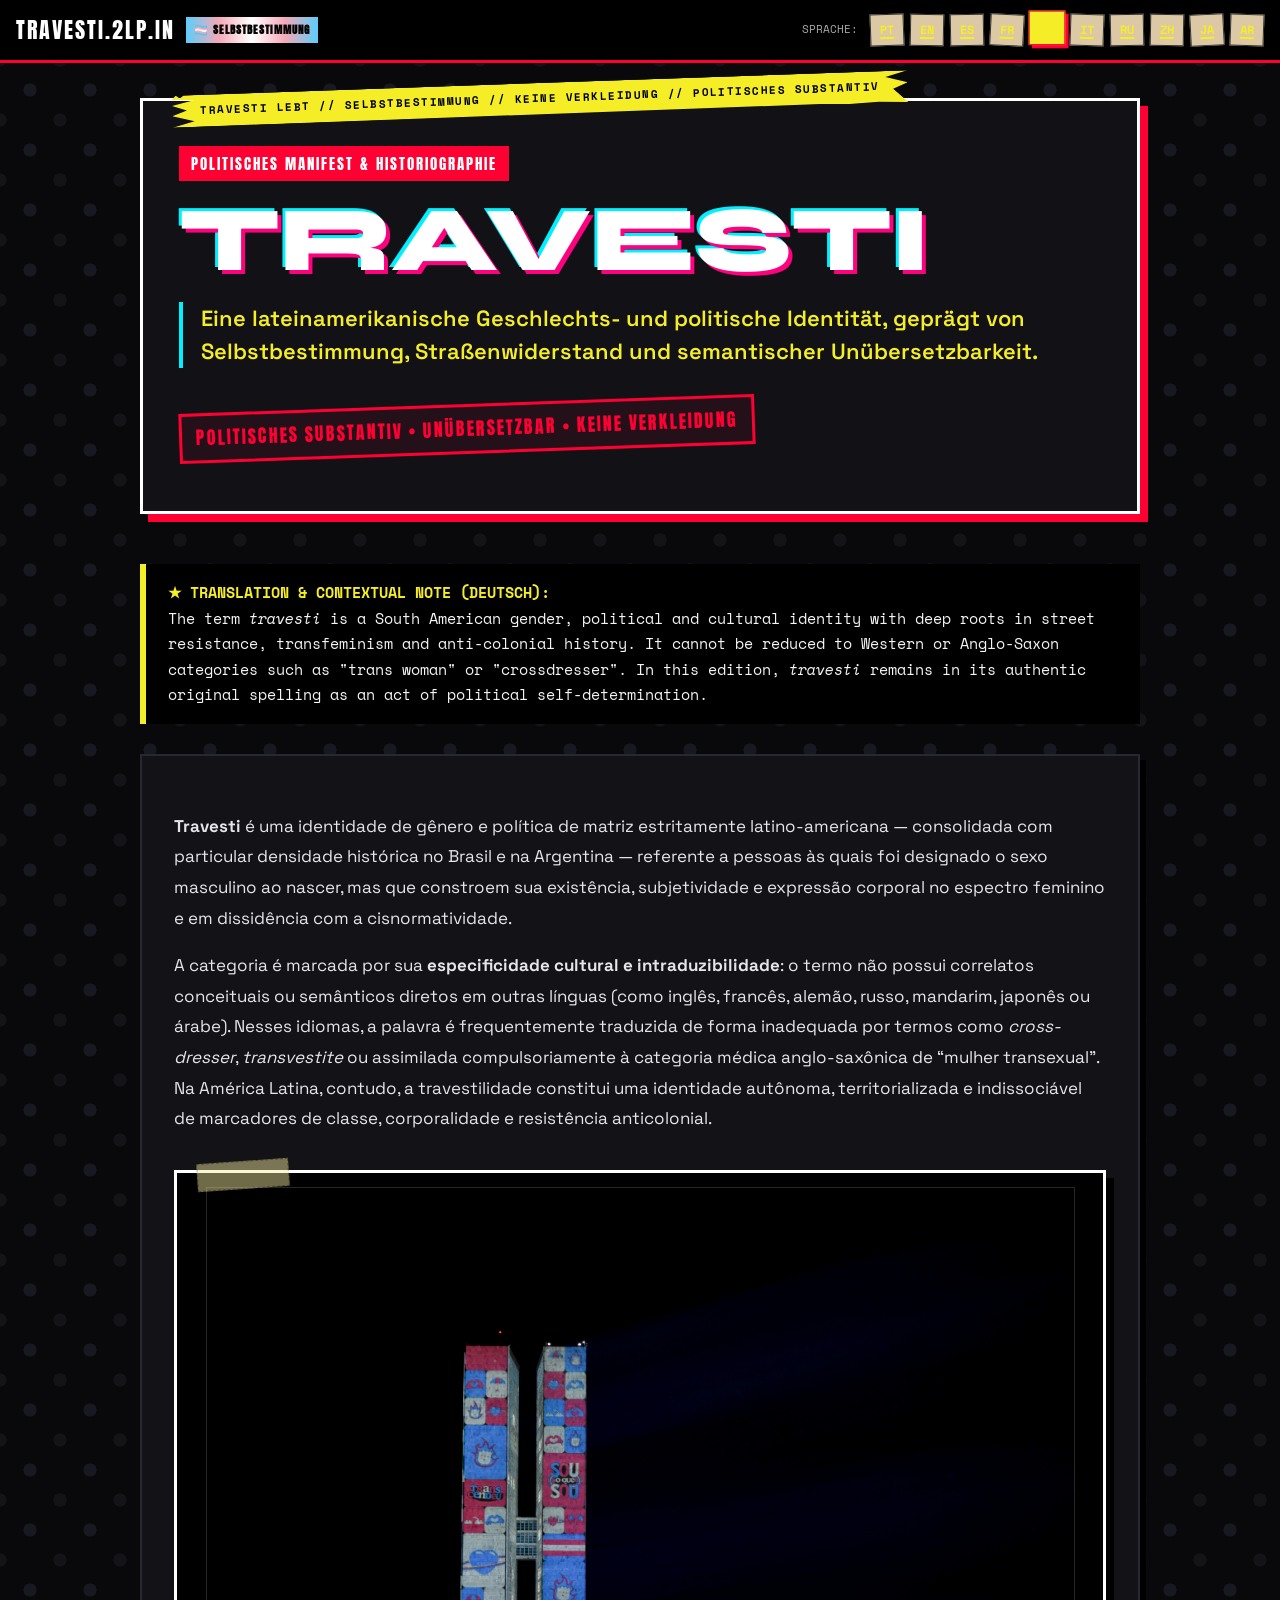
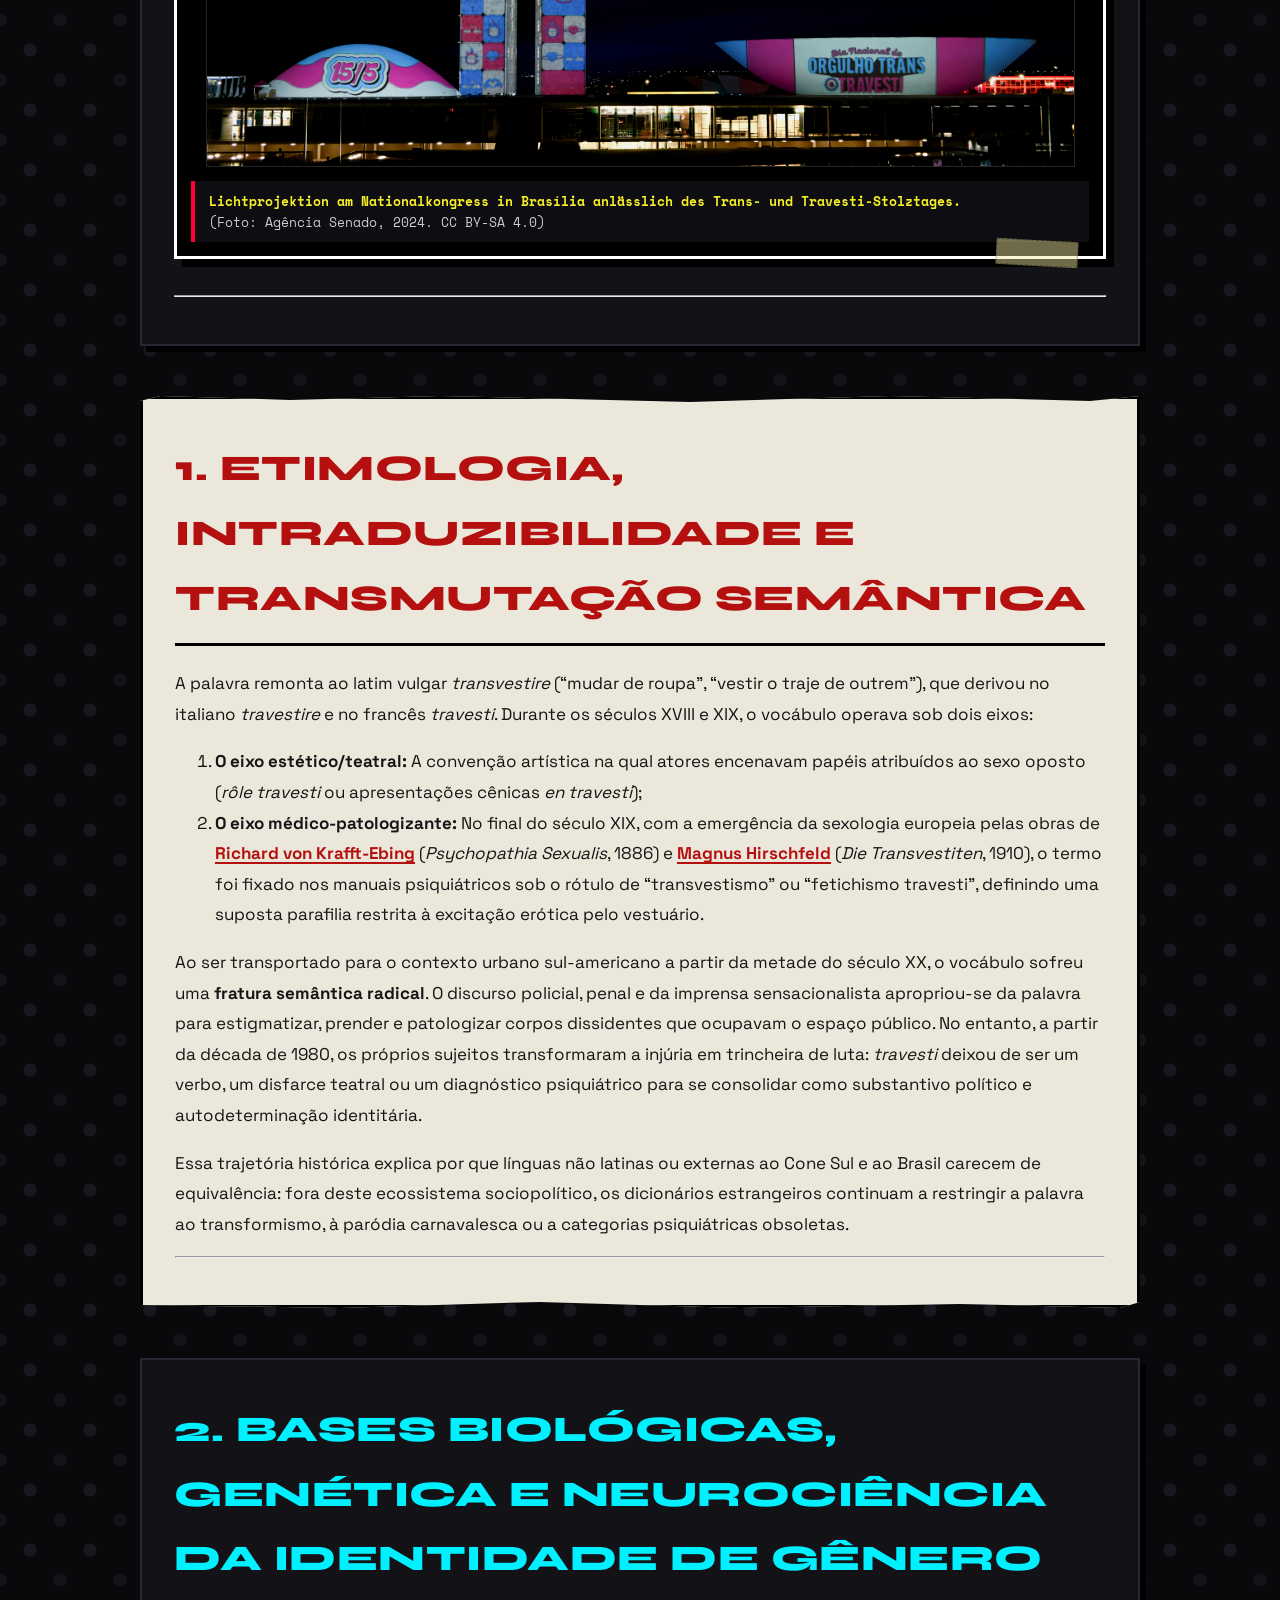
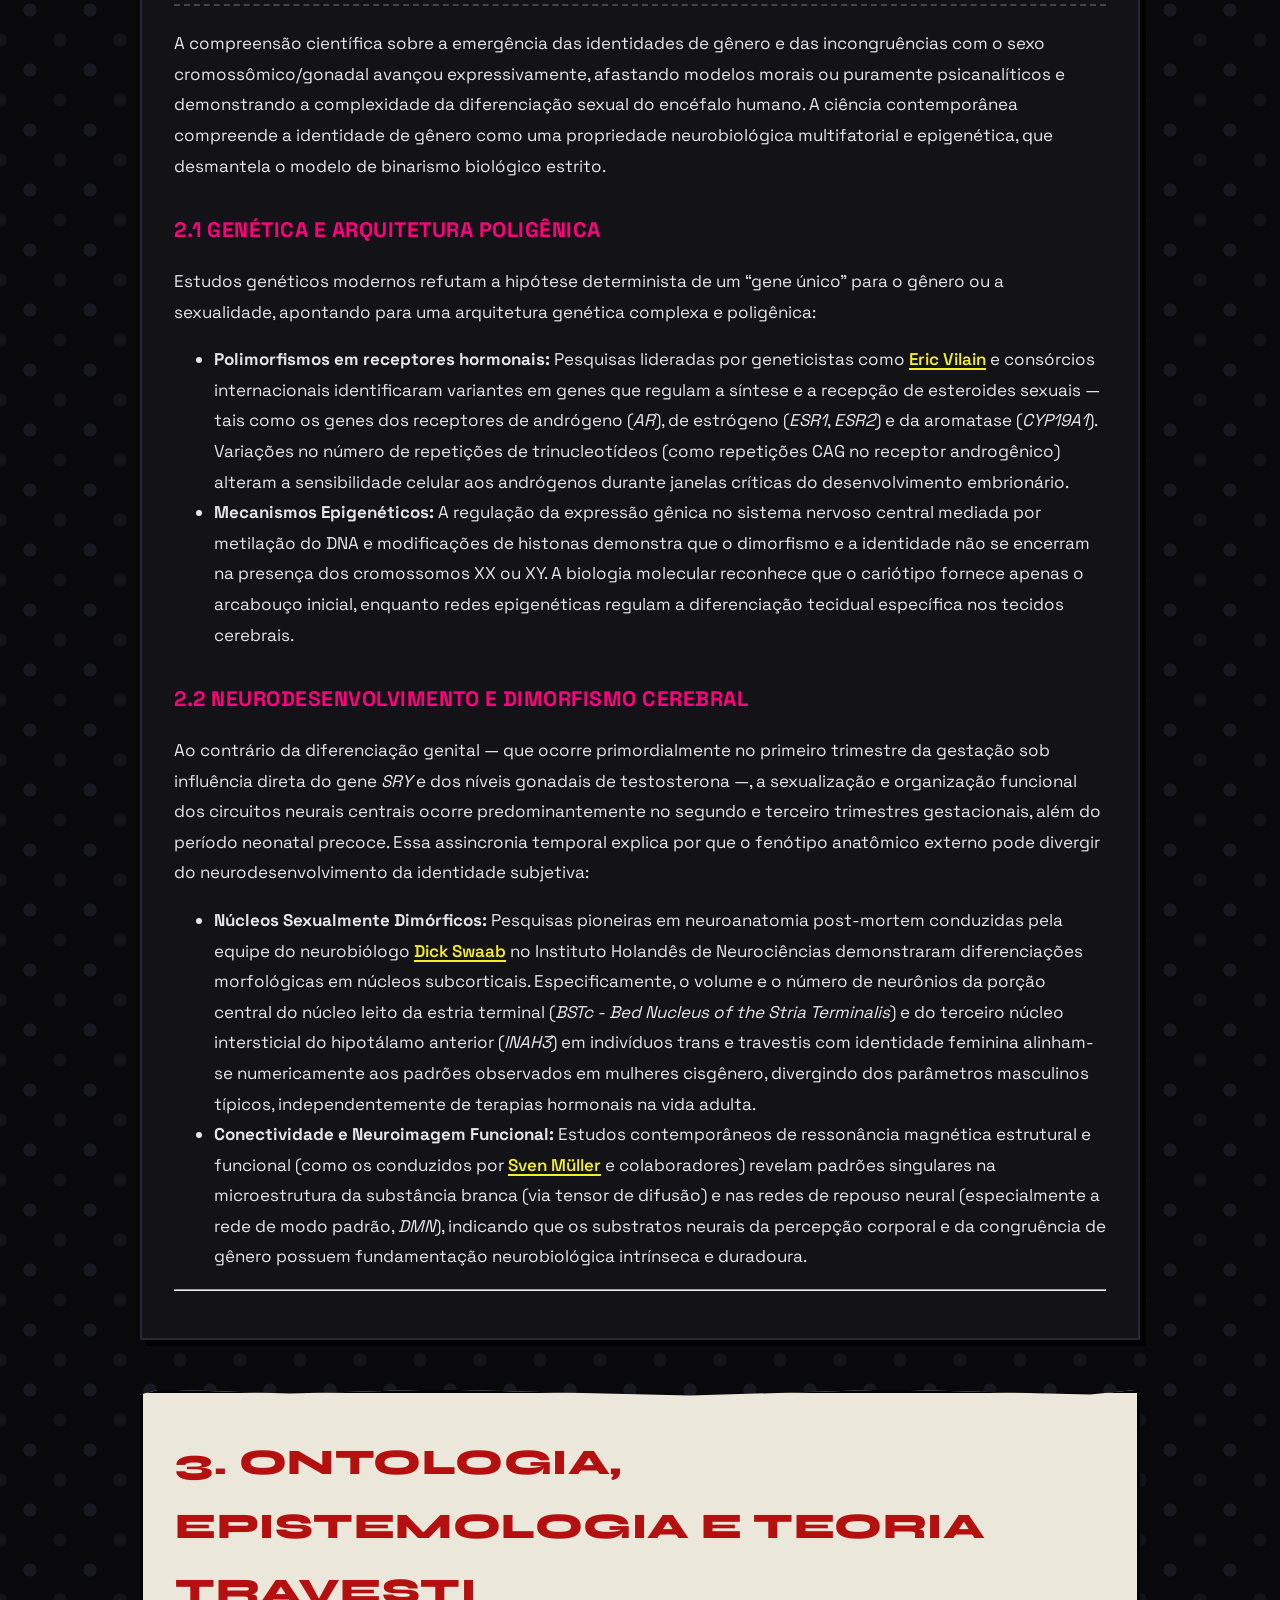
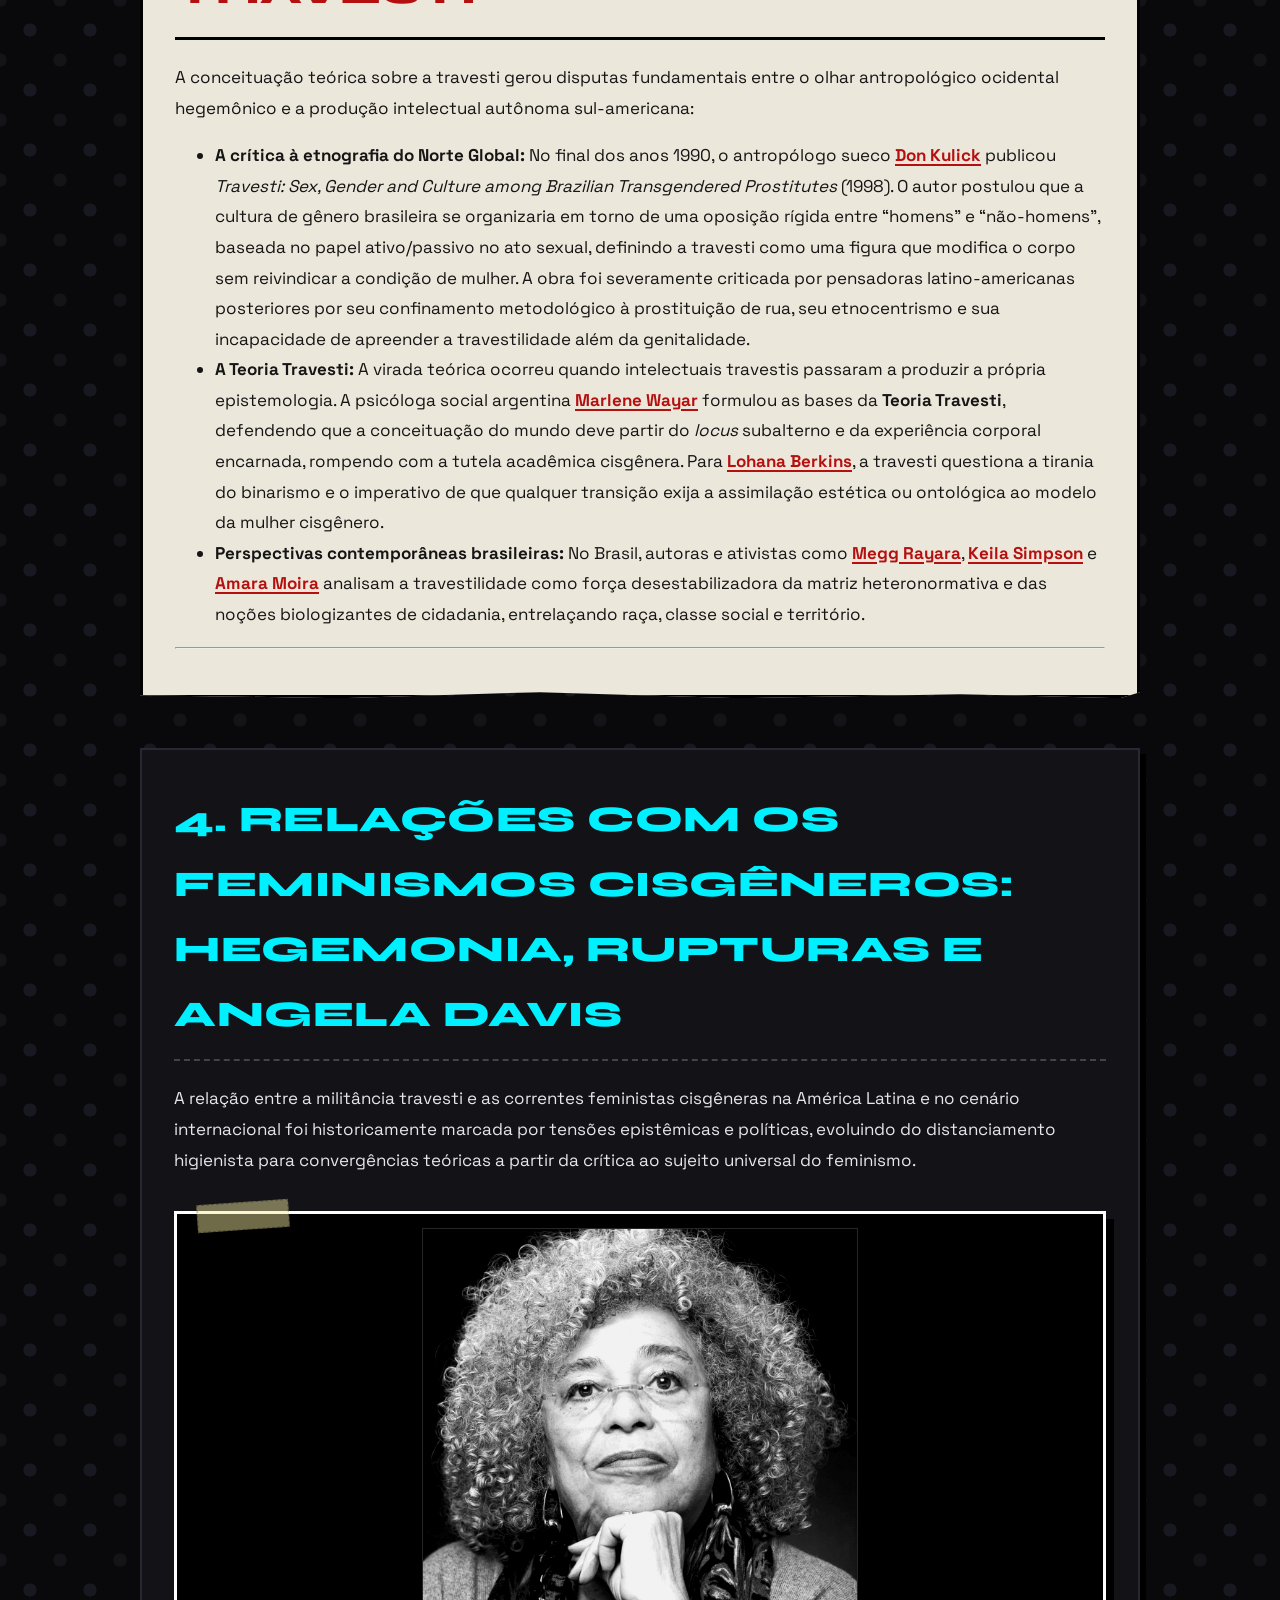
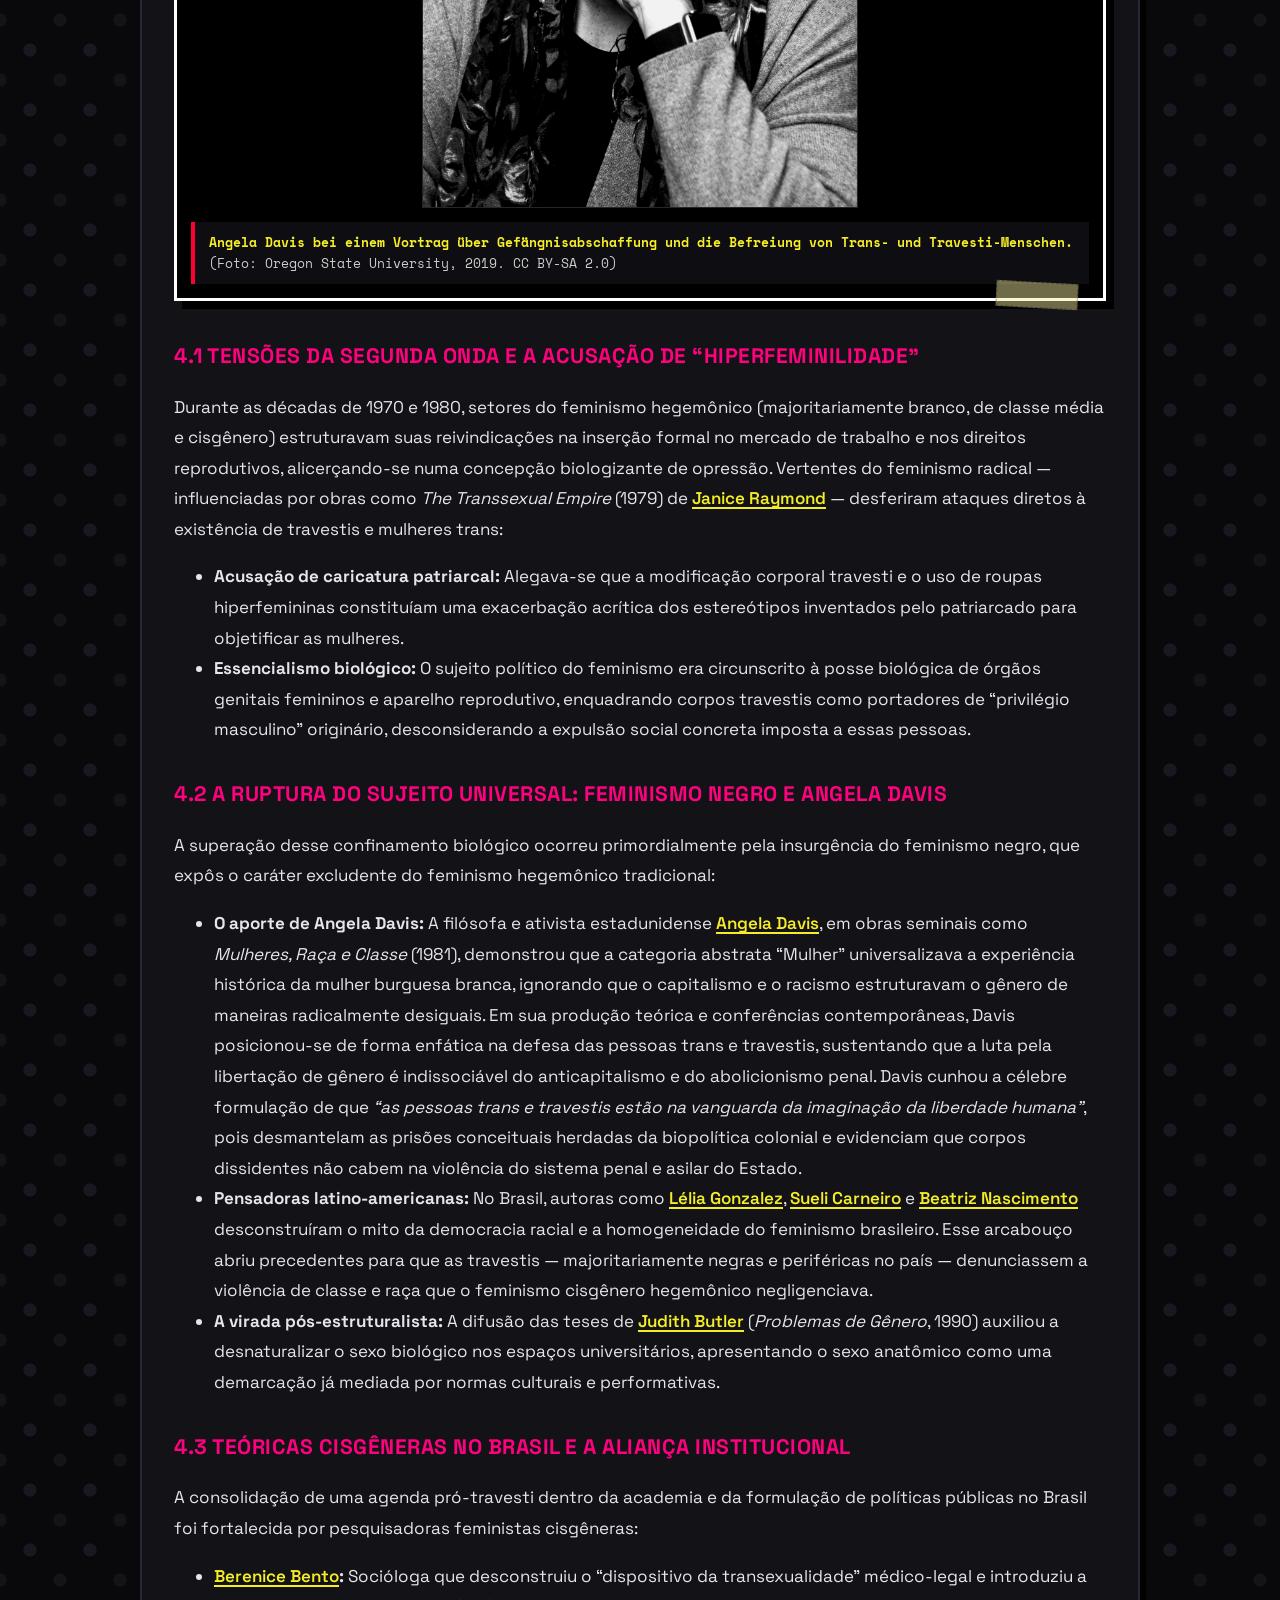
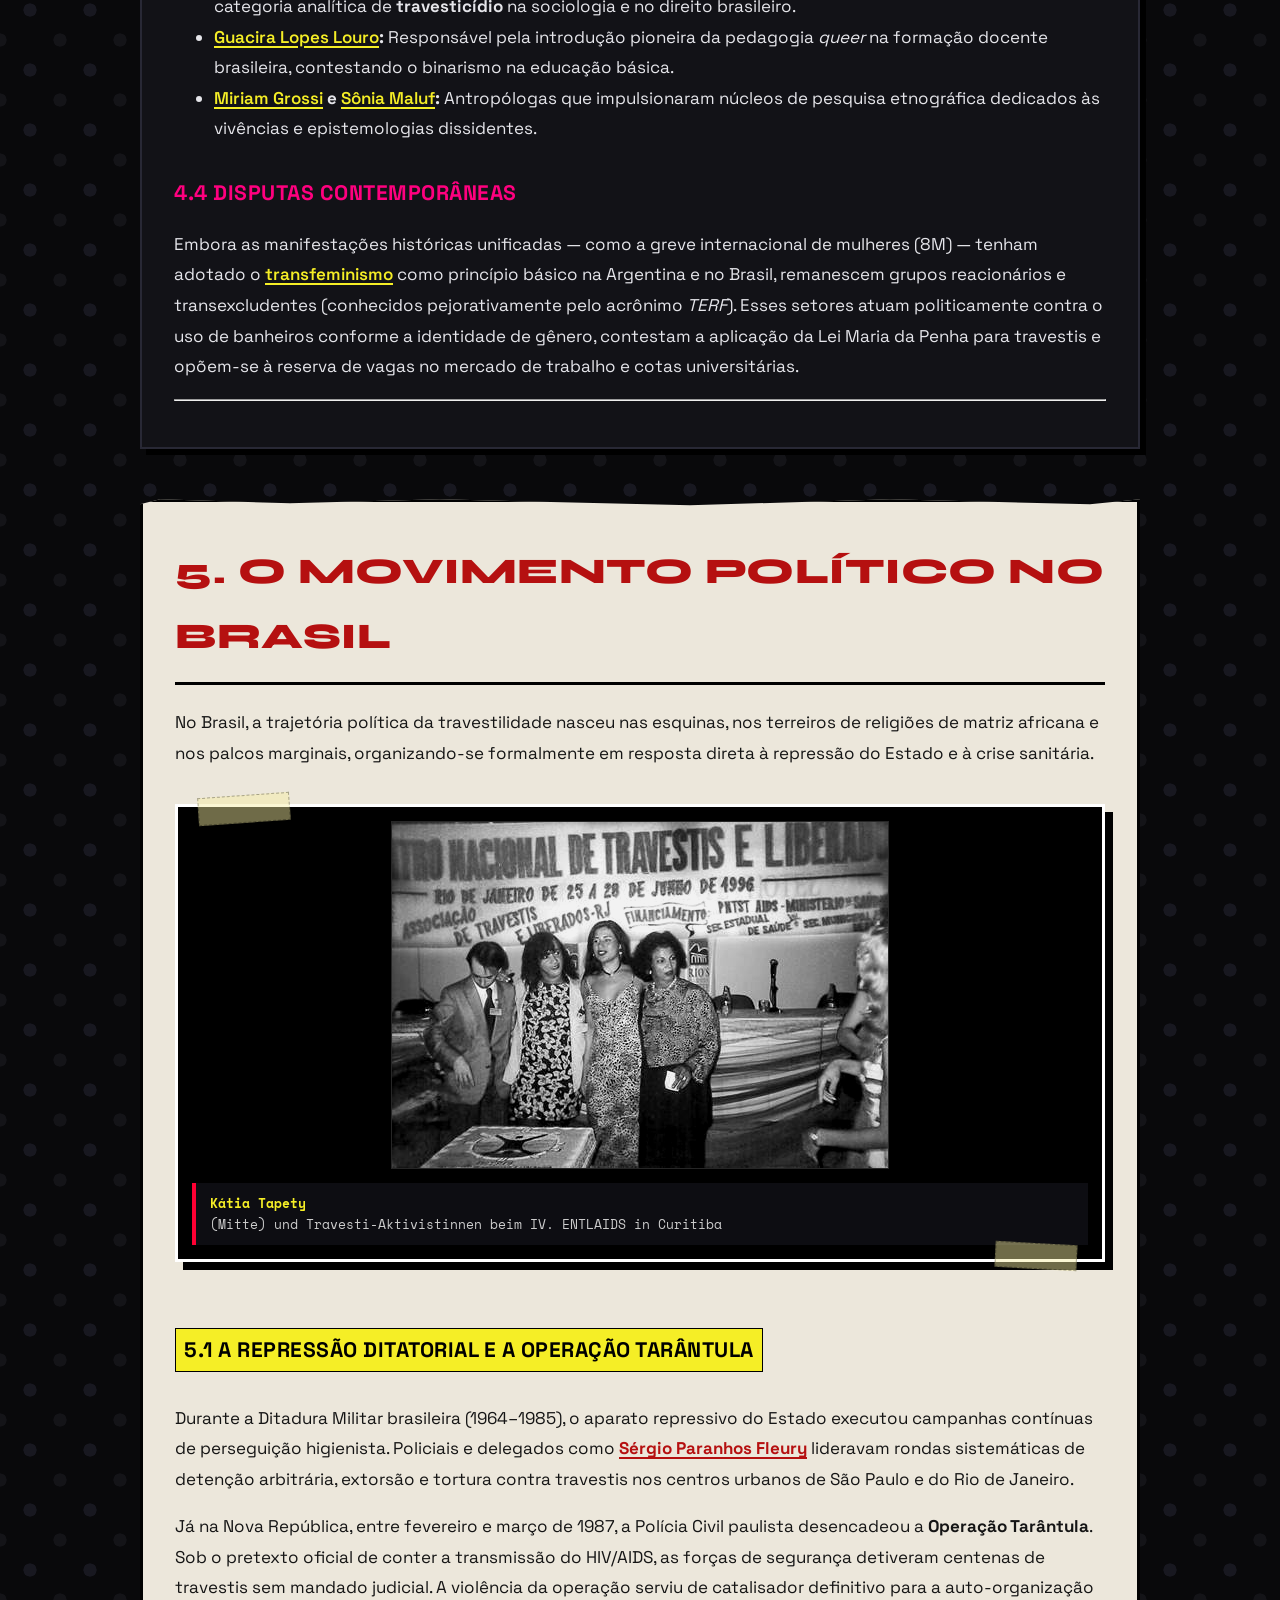
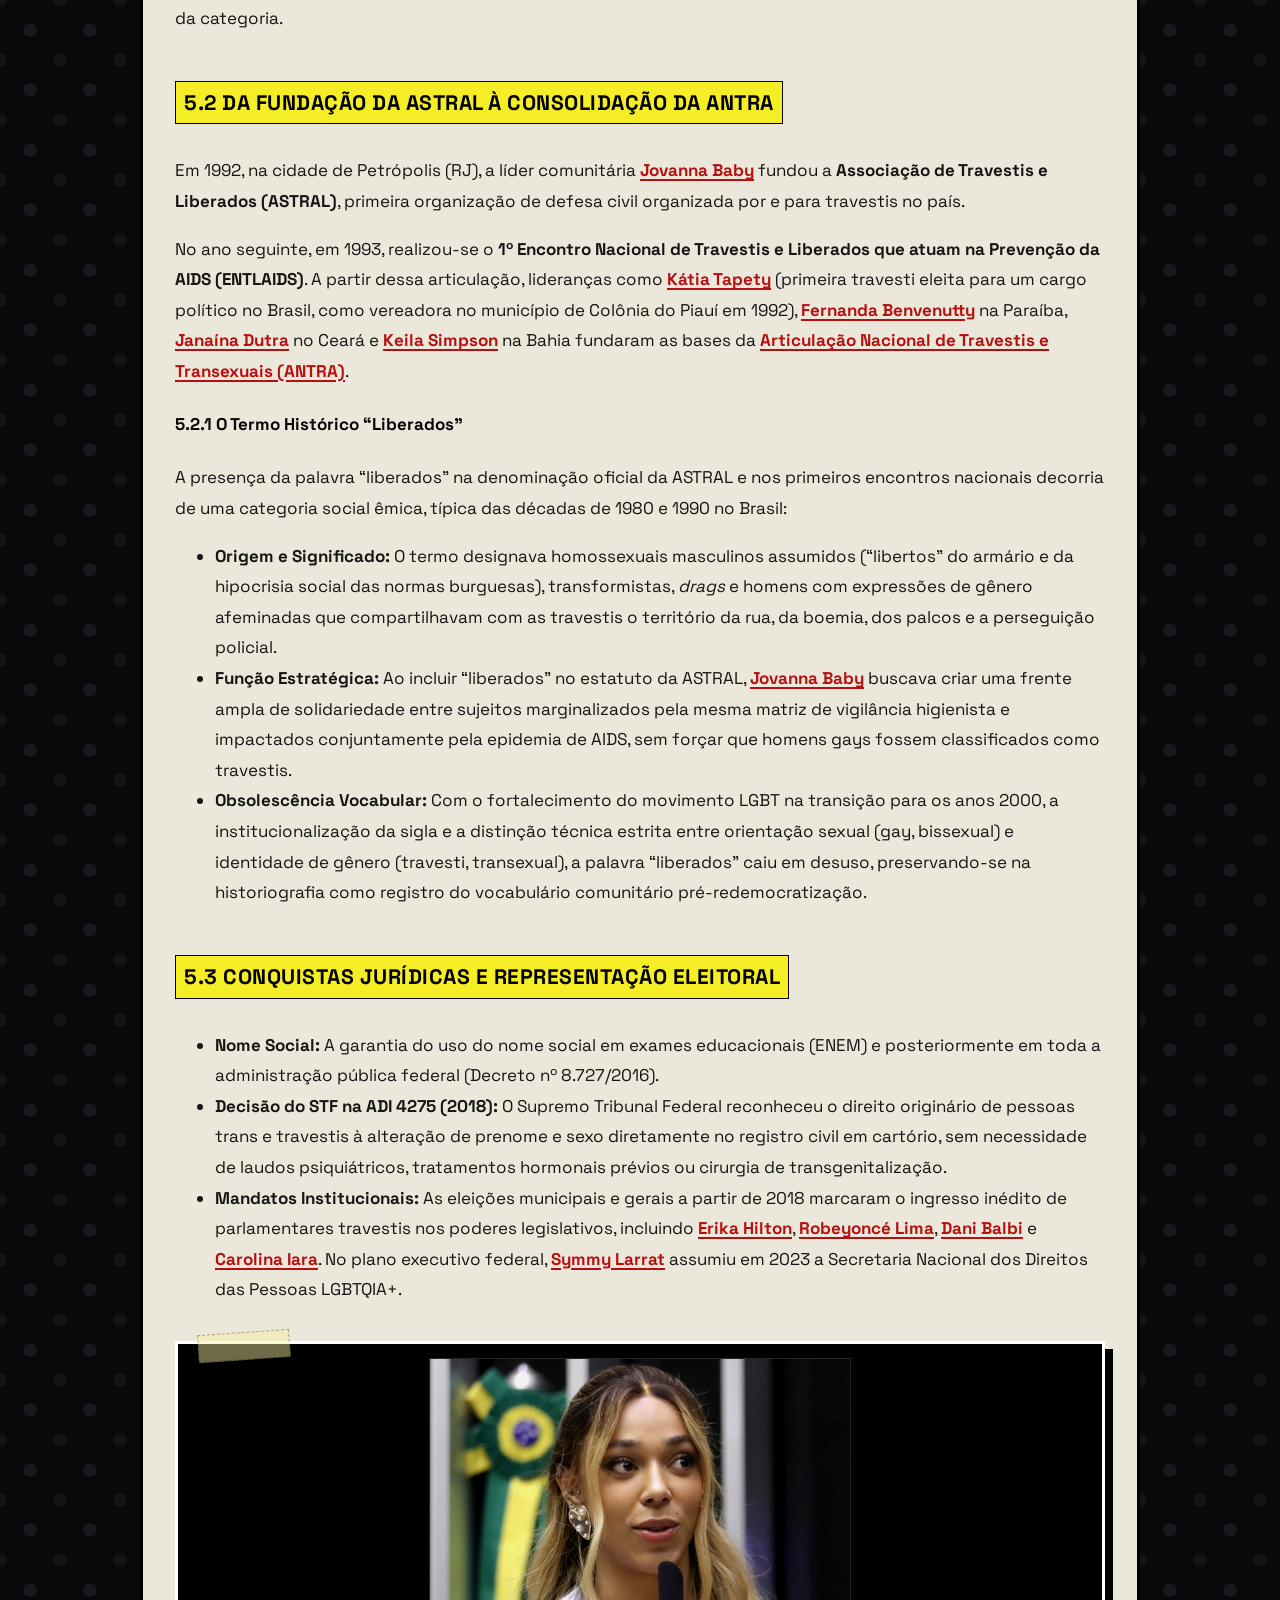
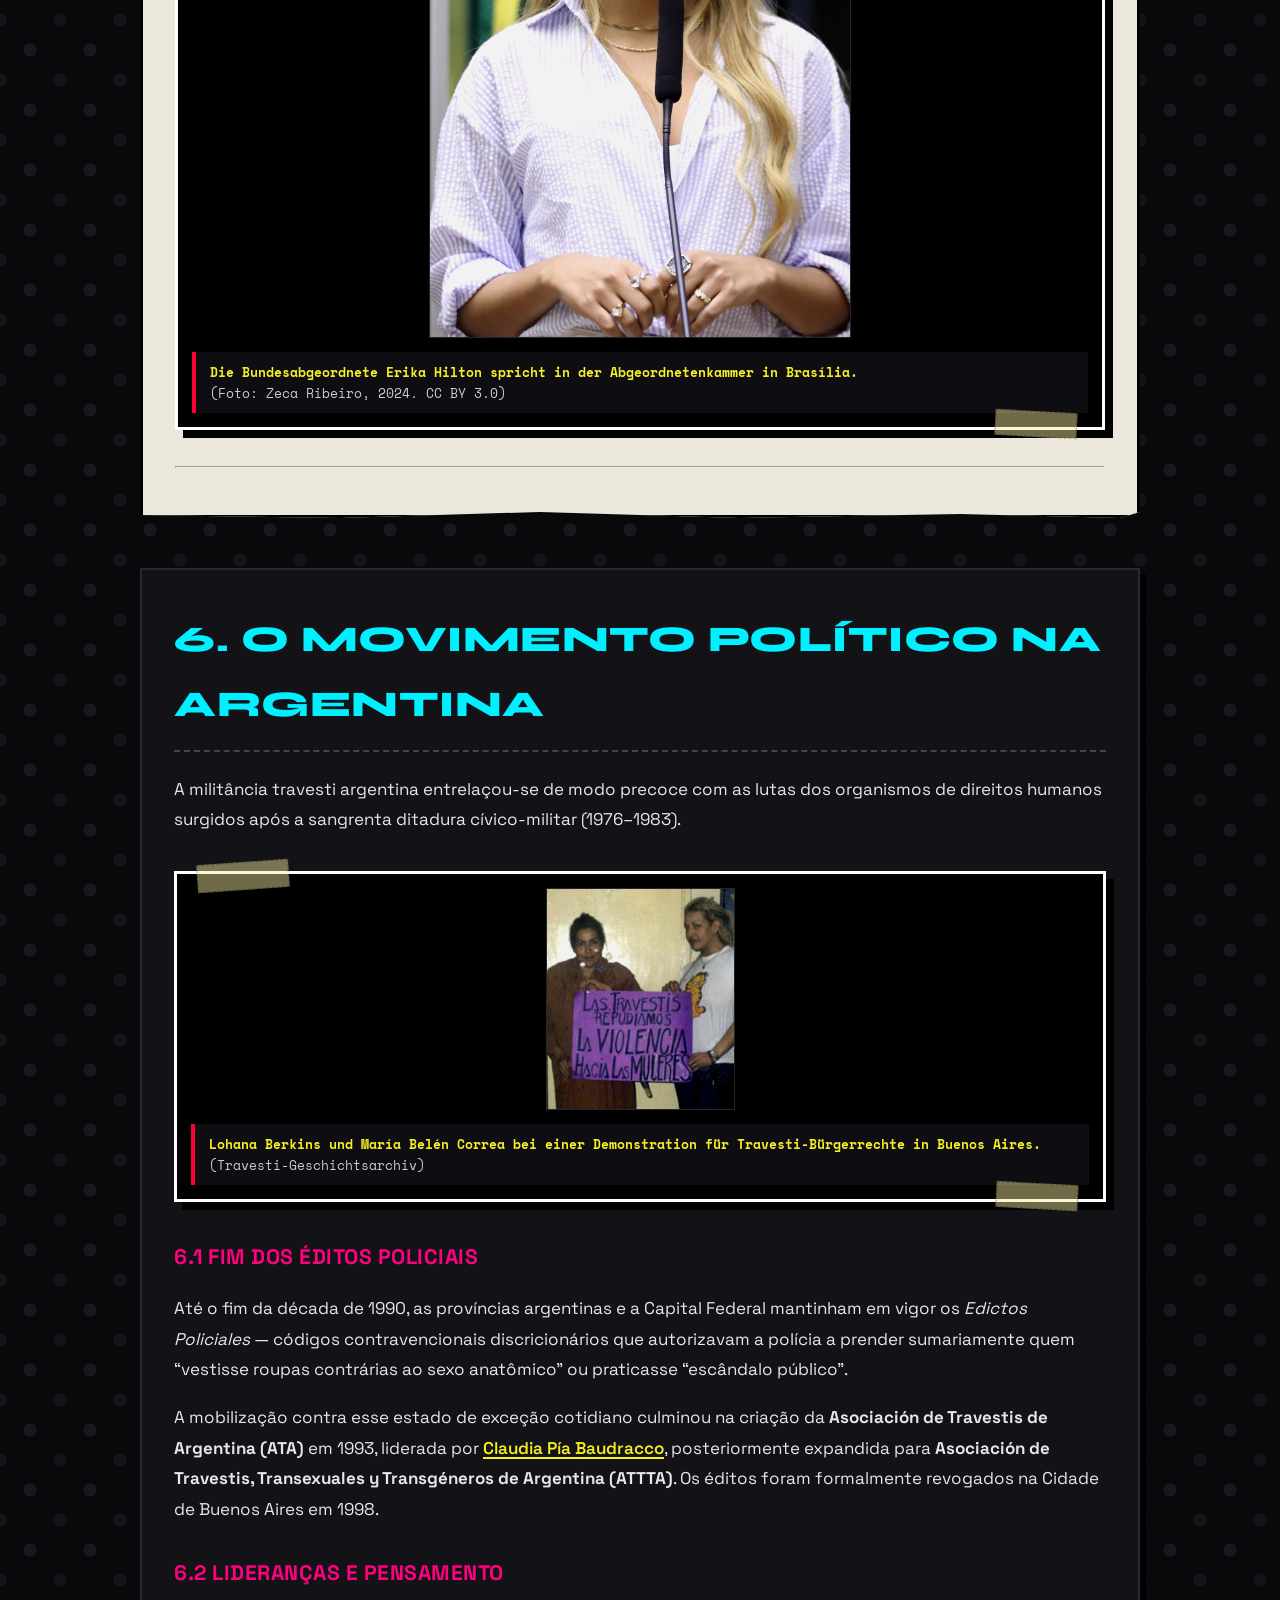
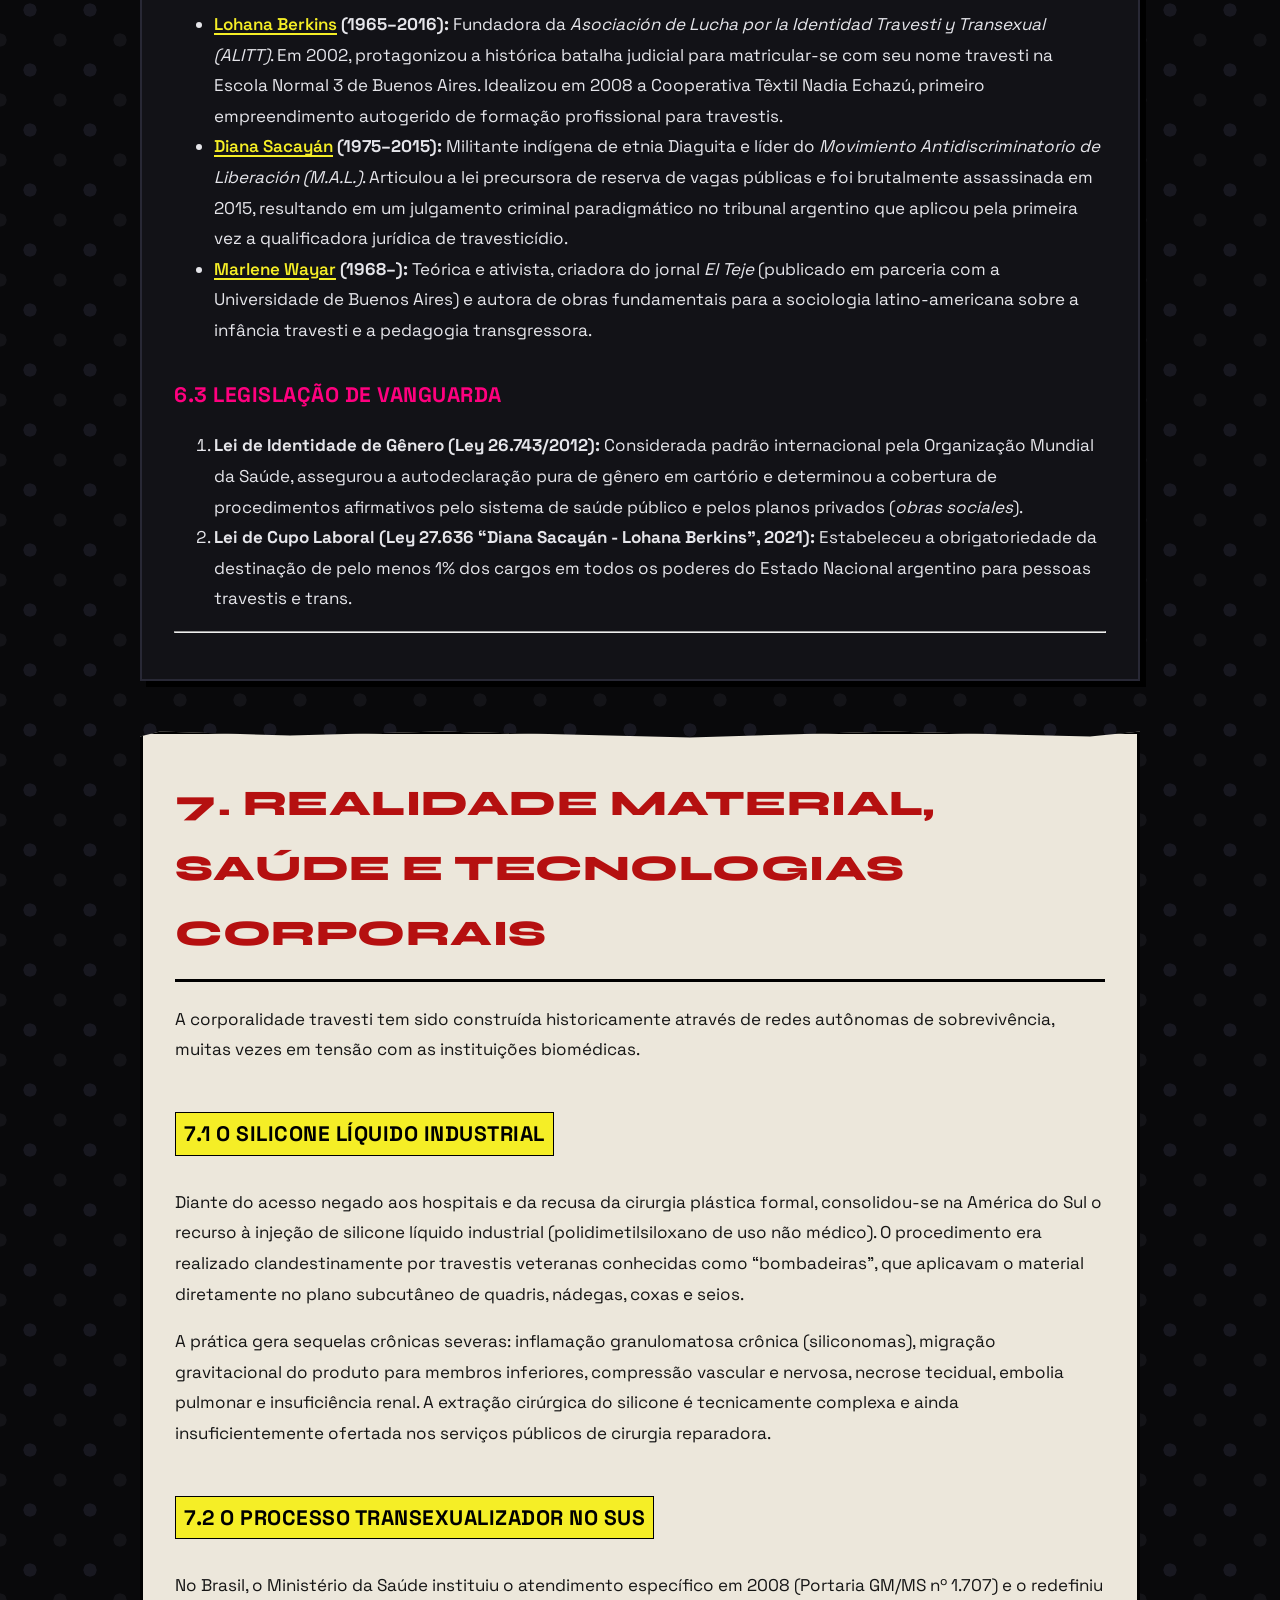
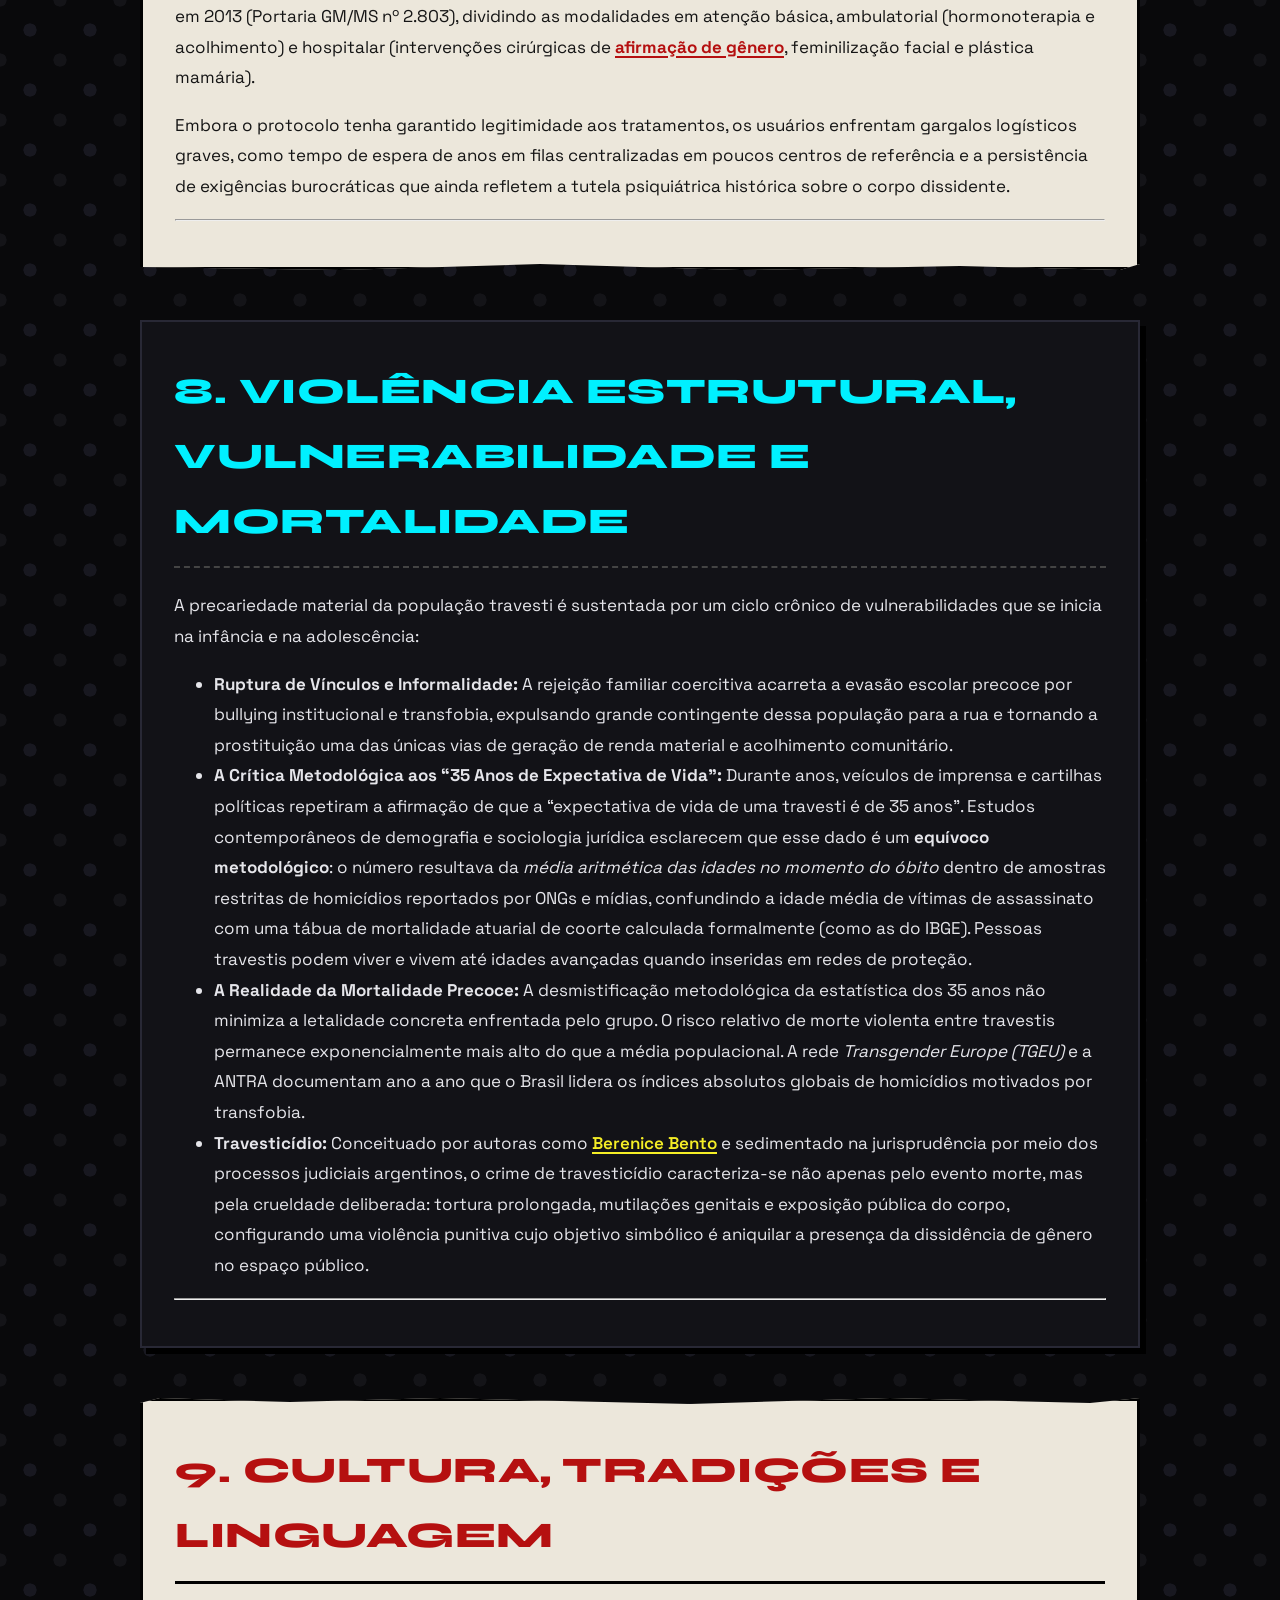
<file: site/de/index.html>
<!DOCTYPE html>
<html lang="de" dir="ltr">
<head>
    <meta charset="UTF-8">
    <meta name="viewport" content="width=device-width, initial-scale=1.0">
    <title>Travesti (Geschlechtsidentität und Politik) — travesti.2lp.in</title>
    <meta name="description" content="Geschichte, Etymologie, dissidente Theorie, Neurobiologie und politische Kämpfe der Travestilität in Brasilien und Lateinamerika.">
    
    <!-- Open Graph & Twitter Cards -->
    <meta property="og:title" content="Travesti (Geschlechtsidentität und Politik)">
    <meta property="og:description" content="Geschichte, Etymologie, dissidente Theorie, Neurobiologie und politische Kämpfe der Travestilität in Brasilien und Lateinamerika.">
    <meta property="og:image" content="https://travesti.2lp.in/assets/Orgulho_Trans_Travesti_Congresso_Nacional.jpg">
    <meta property="og:type" content="article">
    <meta property="og:url" content="https://travesti.2lp.in/de/">
    <meta name="twitter:card" content="summary_large_image">
    
    <!-- Links Canônicos Multilíngues (Norma GOST) -->
    <link rel="canonical" href="https://travesti.2lp.in/de/">
    <link rel="alternate" hreflang="pt" href="https://travesti.2lp.in/pt/"> <link rel="alternate" hreflang="en" href="https://travesti.2lp.in/en/"> <link rel="alternate" hreflang="es" href="https://travesti.2lp.in/es/"> <link rel="alternate" hreflang="fr" href="https://travesti.2lp.in/fr/"> <link rel="alternate" hreflang="de" href="https://travesti.2lp.in/de/"> <link rel="alternate" hreflang="it" href="https://travesti.2lp.in/it/"> <link rel="alternate" hreflang="ru" href="https://travesti.2lp.in/ru/"> <link rel="alternate" hreflang="zh" href="https://travesti.2lp.in/zh/"> <link rel="alternate" hreflang="ja" href="https://travesti.2lp.in/ja/"> <link rel="alternate" hreflang="ar" href="https://travesti.2lp.in/ar/">
    <link rel="alternate" hreflang="x-default" href="https://travesti.2lp.in/">

    <link rel="stylesheet" href="../assets/style.css?v=1790651706">
</head>
<body>
    <!-- Barra Superior de Fita Adesiva -->
    <nav class="top-tape-bar" aria-label="Seletor de Idiomas">
        <div class="tape-brand">
            <span>TRAVESTI.2LP.IN</span>
            <span class="badge-trans">🏳️‍⚧️ SELBSTBESTIMMUNG</span>
        </div>
        <div class="lang-selector-tape">
            <span style="font-family: 'Space Mono', monospace; font-size: 11px; color: #aaa; align-self: center; margin-right: 6px;">SPRACHE:</span>
            <a href="../pt/" class="lang-tape-item " style="--rot:-2;">PT</a>
<a href="../en/" class="lang-tape-item " style="--rot:1;">EN</a>
<a href="../es/" class="lang-tape-item " style="--rot:-1;">ES</a>
<a href="../fr/" class="lang-tape-item " style="--rot:3;">FR</a>
<a href="../de/" class="lang-tape-item active" style="--rot:-2;">DE</a>
<a href="../it/" class="lang-tape-item " style="--rot:2;">IT</a>
<a href="../ru/" class="lang-tape-item " style="--rot:-1;">RU</a>
<a href="../zh/" class="lang-tape-item " style="--rot:1;">ZH</a>
<a href="../ja/" class="lang-tape-item " style="--rot:-3;">JA</a>
<a href="../ar/" class="lang-tape-item " style="--rot:2;">AR</a>
        </div>
    </nav>

    <!-- Conteúdo Zine Anti-Design -->
    <main class="zine-container">
        <!-- Capa / Manchete de Choque com Duct Tape Além da Borda -->
        <div class="hero-wrapper">
            <div class="duct-tape">TRAVESTI LEBT // SELBSTBESTIMMUNG // KEINE VERKLEIDUNG // POLITISCHES SUBSTANTIV</div>
            <header class="hero-zine-cover">
                <div class="zine-tag-insurgente">POLITISCHES MANIFEST & HISTORIOGRAPHIE</div>
                <h1 class="hero-title-glitch">TRAVESTI</h1>
                <div class="hero-subtitle-manifesto">Eine lateinamerikanische Geschlechts- und politische Identität, geprägt von Selbstbestimmung, Straßenwiderstand und semantischer Unübersetzbarkeit.</div>
                <div class="stamp-box">POLITISCHES SUBSTANTIV • UNÜBERSETZBAR • KEINE VERKLEIDUNG</div>
            </header>
        </div>

        
        <div class="tarja-choque-preta" style="border-left-color: var(--cor-amarelo-manifesto); margin-bottom: 30px;">
            <strong>★ TRANSLATION &amp; CONTEXTUAL NOTE (DEUTSCH):</strong><br>
            The term <em>travesti</em> is a South American gender, political and cultural identity with deep roots in street resistance, transfeminism and anti-colonial history. It cannot be reduced to Western or Anglo-Saxon categories such as "trans woman" or "crossdresser". In this edition, <em>travesti</em> remains in its authentic original spelling as an act of political self-determination.
        </div>
        

        <!-- Corpo do Ensaio com Rasgos e Intervenções -->
        <article class="article-zine-body">
            <section class="paper-section"><p><strong>Travesti</strong> é uma identidade de gênero e política de matriz estritamente latino-americana — consolidada com particular densidade histórica no Brasil e na Argentina — referente a pessoas às quais foi designado o sexo masculino ao nascer, mas que constroem sua existência, subjetividade e expressão corporal no espectro feminino e em dissidência com a cisnormatividade.</p>
<p>A categoria é marcada por sua <strong>especificidade cultural e intraduzibilidade</strong>: o termo não possui correlatos conceituais ou semânticos diretos em outras línguas (como inglês, francês, alemão, russo, mandarim, japonês ou árabe). Nesses idiomas, a palavra é frequentemente traduzida de forma inadequada por termos como <em>cross-dresser</em>, <em>transvestite</em> ou assimilada compulsoriamente à categoria médica anglo-saxônica de &ldquo;mulher transexual&rdquo;. Na América Latina, contudo, a travestilidade constitui uma identidade autônoma, territorializada e indissociável de marcadores de classe, corporalidade e resistência anticolonial.</p>
<div class="photo-street-frame">
    <img src="../assets/Orgulho_Trans_Travesti_Congresso_Nacional.jpg" alt="Lichtprojektion am Nationalkongress in Brasília anlässlich des Trans- und Travesti-Stolztages. (Foto: Agência Senado, 2024. CC BY-SA 4.0)" class="photo-street-img" loading="lazy">
    <div class="photo-street-caption">
        <strong>Lichtprojektion am Nationalkongress in Brasília anlässlich des Trans- und Travesti-Stolztages.</strong><br>
        <span>(Foto: Agência Senado, 2024. CC BY-SA 4.0)</span>
    </div>
</div>

<hr />
</section>
<section class="paper-section torn-paper">
<h2>1. Etimologia, Intraduzibilidade e Transmutação Semântica</h2>

<p>A palavra remonta ao latim vulgar <em>transvestire</em> (&ldquo;mudar de roupa&rdquo;, &ldquo;vestir o traje de outrem&rdquo;), que derivou no italiano <em>travestire</em> e no francês <em>travesti</em>. Durante os séculos XVIII e XIX, o vocábulo operava sob dois eixos:</p>
<ol>
<li><strong>O eixo estético/teatral:</strong> A convenção artística na qual atores encenavam papéis atribuídos ao sexo oposto (<em>rôle travesti</em> ou apresentações cênicas <em>en travesti</em>);</li>
<li><strong>O eixo médico-patologizante:</strong> No final do século XIX, com a emergência da sexologia europeia pelas obras de <a href="https://pt.wikipedia.org/wiki/Richard_von_Krafft-Ebing">Richard von Krafft-Ebing</a> (<em>Psychopathia Sexualis</em>, 1886) e <a href="https://pt.wikipedia.org/wiki/Magnus_Hirschfeld">Magnus Hirschfeld</a> (<em>Die Transvestiten</em>, 1910), o termo foi fixado nos manuais psiquiátricos sob o rótulo de &ldquo;transvestismo&rdquo; ou &ldquo;fetichismo travesti&rdquo;, definindo uma suposta parafilia restrita à excitação erótica pelo vestuário.</li>
</ol>
<p>Ao ser transportado para o contexto urbano sul-americano a partir da metade do século XX, o vocábulo sofreu uma <strong>fratura semântica radical</strong>. O discurso policial, penal e da imprensa sensacionalista apropriou-se da palavra para estigmatizar, prender e patologizar corpos dissidentes que ocupavam o espaço público. No entanto, a partir da década de 1980, os próprios sujeitos transformaram a injúria em trincheira de luta: <em>travesti</em> deixou de ser um verbo, um disfarce teatral ou um diagnóstico psiquiátrico para se consolidar como substantivo político e autodeterminação identitária.</p>
<p>Essa trajetória histórica explica por que línguas não latinas ou externas ao Cone Sul e ao Brasil carecem de equivalência: fora deste ecossistema sociopolítico, os dicionários estrangeiros continuam a restringir a palavra ao transformismo, à paródia carnavalesca ou a categorias psiquiátricas obsoletas.</p>
<hr />

</section>
<section class="paper-section">
<h2>2. Bases Biológicas, Genética e Neurociência da Identidade de Gênero</h2>

<p>A compreensão científica sobre a emergência das identidades de gênero e das incongruências com o sexo cromossômico/gonadal avançou expressivamente, afastando modelos morais ou puramente psicanalíticos e demonstrando a complexidade da diferenciação sexual do encéfalo humano. A ciência contemporânea compreende a identidade de gênero como uma propriedade neurobiológica multifatorial e epigenética, que desmantela o modelo de binarismo biológico estrito.</p>
<h3>2.1 Genética e Arquitetura Poligênica</h3>
<p>Estudos genéticos modernos refutam a hipótese determinista de um &ldquo;gene único&rdquo; para o gênero ou a sexualidade, apontando para uma arquitetura genética complexa e poligênica:</p>
<ul>
<li><strong>Polimorfismos em receptores hormonais:</strong> Pesquisas lideradas por geneticistas como <a href="https://en.wikipedia.org/wiki/Eric_Vilain">Eric Vilain</a> e consórcios internacionais identificaram variantes em genes que regulam a síntese e a recepção de esteroides sexuais — tais como os genes dos receptores de andrógeno (<em>AR</em>), de estrógeno (<em>ESR1</em>, <em>ESR2</em>) e da aromatase (<em>CYP19A1</em>). Variações no número de repetições de trinucleotídeos (como repetições CAG no receptor androgênico) alteram a sensibilidade celular aos andrógenos durante janelas críticas do desenvolvimento embrionário.</li>
<li><strong>Mecanismos Epigenéticos:</strong> A regulação da expressão gênica no sistema nervoso central mediada por metilação do DNA e modificações de histonas demonstra que o dimorfismo e a identidade não se encerram na presença dos cromossomos XX ou XY. A biologia molecular reconhece que o cariótipo fornece apenas o arcabouço inicial, enquanto redes epigenéticas regulam a diferenciação tecidual específica nos tecidos cerebrais.</li>
</ul>
<h3>2.2 Neurodesenvolvimento e Dimorfismo Cerebral</h3>
<p>Ao contrário da diferenciação genital — que ocorre primordialmente no primeiro trimestre da gestação sob influência direta do gene <em>SRY</em> e dos níveis gonadais de testosterona —, a sexualização e organização funcional dos circuitos neurais centrais ocorre predominantemente no segundo e terceiro trimestres gestacionais, além do período neonatal precoce. Essa assincronia temporal explica por que o fenótipo anatômico externo pode divergir do neurodesenvolvimento da identidade subjetiva:</p>
<ul>
<li><strong>Núcleos Sexualmente Dimórficos:</strong> Pesquisas pioneiras em neuroanatomia post-mortem conduzidas pela equipe do neurobiólogo <a href="https://en.wikipedia.org/wiki/Dick_Swaab">Dick Swaab</a> no Instituto Holandês de Neurociências demonstraram diferenciações morfológicas em núcleos subcorticais. Especificamente, o volume e o número de neurônios da porção central do núcleo leito da estria terminal (<em>BSTc - Bed Nucleus of the Stria Terminalis</em>) e do terceiro núcleo intersticial do hipotálamo anterior (<em>INAH3</em>) em indivíduos trans e travestis com identidade feminina alinham-se numericamente aos padrões observados em mulheres cisgênero, divergindo dos parâmetros masculinos típicos, independentemente de terapias hormonais na vida adulta.</li>
<li><strong>Conectividade e Neuroimagem Funcional:</strong> Estudos contemporâneos de ressonância magnética estrutural e funcional (como os conduzidos por <a href="https://en.wikipedia.org/wiki/Sven_M%C3%BCller_(psychologist)">Sven Müller</a> e colaboradores) revelam padrões singulares na microestrutura da substância branca (via tensor de difusão) e nas redes de repouso neural (especialmente a rede de modo padrão, <em>DMN</em>), indicando que os substratos neurais da percepção corporal e da congruência de gênero possuem fundamentação neurobiológica intrínseca e duradoura.</li>
</ul>
<hr />

</section>
<section class="paper-section torn-paper">
<h2>3. Ontologia, Epistemologia e Teoria Travesti</h2>

<p>A conceituação teórica sobre a travesti gerou disputas fundamentais entre o olhar antropológico ocidental hegemônico e a produção intelectual autônoma sul-americana:</p>
<ul>
<li><strong>A crítica à etnografia do Norte Global:</strong> No final dos anos 1990, o antropólogo sueco <a href="https://en.wikipedia.org/wiki/Don_Kulick">Don Kulick</a> publicou <em>Travesti: Sex, Gender and Culture among Brazilian Transgendered Prostitutes</em> (1998). O autor postulou que a cultura de gênero brasileira se organizaria em torno de uma oposição rígida entre &ldquo;homens&rdquo; e &ldquo;não-homens&rdquo;, baseada no papel ativo/passivo no ato sexual, definindo a travesti como uma figura que modifica o corpo sem reivindicar a condição de mulher. A obra foi severamente criticada por pensadoras latino-americanas posteriores por seu confinamento metodológico à prostituição de rua, seu etnocentrismo e sua incapacidade de apreender a travestilidade além da genitalidade.</li>
<li><strong>A Teoria Travesti:</strong> A virada teórica ocorreu quando intelectuais travestis passaram a produzir a própria epistemologia. A psicóloga social argentina <a href="https://pt.wikipedia.org/wiki/Marlene_Wayar">Marlene Wayar</a> formulou as bases da <strong>Teoria Travesti</strong>, defendendo que a conceituação do mundo deve partir do <em>locus</em> subalterno e da experiência corporal encarnada, rompendo com a tutela acadêmica cisgênera. Para <a href="https://pt.wikipedia.org/wiki/Lohana_Berkins">Lohana Berkins</a>, a travesti questiona a tirania do binarismo e o imperativo de que qualquer transição exija a assimilação estética ou ontológica ao modelo da mulher cisgênero.</li>
<li><strong>Perspectivas contemporâneas brasileiras:</strong> No Brasil, autoras e ativistas como <a href="https://pt.wikipedia.org/wiki/Megg_Rayara">Megg Rayara</a>, <a href="https://pt.wikipedia.org/wiki/Keila_Simpson">Keila Simpson</a> e <a href="https://pt.wikipedia.org/wiki/Amara_Moira">Amara Moira</a> analisam a travestilidade como força desestabilizadora da matriz heteronormativa e das noções biologizantes de cidadania, entrelaçando raça, classe social e território.</li>
</ul>
<hr />

</section>
<section class="paper-section">
<h2>4. Relações com os Feminismos Cisgêneros: Hegemonia, Rupturas e Angela Davis</h2>

<p>A relação entre a militância travesti e as correntes feministas cisgêneras na América Latina e no cenário internacional foi historicamente marcada por tensões epistêmicas e políticas, evoluindo do distanciamento higienista para convergências teóricas a partir da crítica ao sujeito universal do feminismo.</p>
<div class="photo-street-frame">
    <img src="../assets/Angela_Davis_2019.jpg" alt="Angela Davis bei einem Vortrag über Gefängnisabschaffung und die Befreiung von Trans- und Travesti-Menschen. (Foto: Oregon State University, 2019. CC BY-SA 2.0)" class="photo-street-img" loading="lazy">
    <div class="photo-street-caption">
        <strong>Angela Davis bei einem Vortrag über Gefängnisabschaffung und die Befreiung von Trans- und Travesti-Menschen.</strong><br>
        <span>(Foto: Oregon State University, 2019. CC BY-SA 2.0)</span>
    </div>
</div>

<h3>4.1 Tensões da Segunda Onda e a Acusação de &ldquo;Hiperfeminilidade&rdquo;</h3>
<p>Durante as décadas de 1970 e 1980, setores do feminismo hegemônico (majoritariamente branco, de classe média e cisgênero) estruturavam suas reivindicações na inserção formal no mercado de trabalho e nos direitos reprodutivos, alicerçando-se numa concepção biologizante de opressão. Vertentes do feminismo radical — influenciadas por obras como <em>The Transsexual Empire</em> (1979) de <a href="https://pt.wikipedia.org/wiki/Janice_Raymond">Janice Raymond</a> — desferiram ataques diretos à existência de travestis e mulheres trans:</p>
<ul>
<li><strong>Acusação de caricatura patriarcal:</strong> Alegava-se que a modificação corporal travesti e o uso de roupas hiperfemininas constituíam uma exacerbação acrítica dos estereótipos inventados pelo patriarcado para objetificar as mulheres.</li>
<li><strong>Essencialismo biológico:</strong> O sujeito político do feminismo era circunscrito à posse biológica de órgãos genitais femininos e aparelho reprodutivo, enquadrando corpos travestis como portadores de &ldquo;privilégio masculino&rdquo; originário, desconsiderando a expulsão social concreta imposta a essas pessoas.</li>
</ul>
<h3>4.2 A Ruptura do Sujeito Universal: Feminismo Negro e Angela Davis</h3>
<p>A superação desse confinamento biológico ocorreu primordialmente pela insurgência do feminismo negro, que expôs o caráter excludente do feminismo hegemônico tradicional:</p>
<ul>
<li><strong>O aporte de Angela Davis:</strong> A filósofa e ativista estadunidense <a href="https://pt.wikipedia.org/wiki/Angela_Davis">Angela Davis</a>, em obras seminais como <em>Mulheres, Raça e Classe</em> (1981), demonstrou que a categoria abstrata &ldquo;Mulher&rdquo; universalizava a experiência histórica da mulher burguesa branca, ignorando que o capitalismo e o racismo estruturavam o gênero de maneiras radicalmente desiguais. Em sua produção teórica e conferências contemporâneas, Davis posicionou-se de forma enfática na defesa das pessoas trans e travestis, sustentando que a luta pela libertação de gênero é indissociável do anticapitalismo e do abolicionismo penal. Davis cunhou a célebre formulação de que <em>&ldquo;as pessoas trans e travestis estão na vanguarda da imaginação da liberdade humana&rdquo;</em>, pois desmantelam as prisões conceituais herdadas da biopolítica colonial e evidenciam que corpos dissidentes não cabem na violência do sistema penal e asilar do Estado.</li>
<li><strong>Pensadoras latino-americanas:</strong> No Brasil, autoras como <a href="https://pt.wikipedia.org/wiki/L%C3%A9lia_Gonzalez">Lélia Gonzalez</a>, <a href="https://pt.wikipedia.org/wiki/Sueli_Carneiro">Sueli Carneiro</a> e <a href="https://pt.wikipedia.org/wiki/Beatriz_Nascimento">Beatriz Nascimento</a> desconstruíram o mito da democracia racial e a homogeneidade do feminismo brasileiro. Esse arcabouço abriu precedentes para que as travestis — majoritariamente negras e periféricas no país — denunciassem a violência de classe e raça que o feminismo cisgênero hegemônico negligenciava.</li>
<li><strong>A virada pós-estruturalista:</strong> A difusão das teses de <a href="https://pt.wikipedia.org/wiki/Judith_Butler">Judith Butler</a> (<em>Problemas de Gênero</em>, 1990) auxiliou a desnaturalizar o sexo biológico nos espaços universitários, apresentando o sexo anatômico como uma demarcação já mediada por normas culturais e performativas.</li>
</ul>
<h3>4.3 Teóricas Cisgêneras no Brasil e a Aliança Institucional</h3>
<p>A consolidação de uma agenda pró-travesti dentro da academia e da formulação de políticas públicas no Brasil foi fortalecida por pesquisadoras feministas cisgêneras:</p>
<ul>
<li><strong><a href="https://pt.wikipedia.org/wiki/Berenice_Bento">Berenice Bento</a>:</strong> Socióloga que desconstruiu o &ldquo;dispositivo da transexualidade&rdquo; médico-legal e introduziu a categoria analítica de <strong>travesticídio</strong> na sociologia e no direito brasileiro.</li>
<li><strong><a href="https://pt.wikipedia.org/wiki/Guacira_Lopes_Louro">Guacira Lopes Louro</a>:</strong> Responsável pela introdução pioneira da pedagogia <em>queer</em> na formação docente brasileira, contestando o binarismo na educação básica.</li>
<li><strong><a href="https://pt.wikipedia.org/wiki/Miriam_Grossi">Miriam Grossi</a> e <a href="https://pt.wikipedia.org/wiki/S%C3%B4nia_Maluf">Sônia Maluf</a>:</strong> Antropólogas que impulsionaram núcleos de pesquisa etnográfica dedicados às vivências e epistemologias dissidentes.</li>
</ul>
<h3>4.4 Disputas Contemporâneas</h3>
<p>Embora as manifestações históricas unificadas — como a greve internacional de mulheres (8M) — tenham adotado o <a href="https://pt.wikipedia.org/wiki/Transfeminismo">transfeminismo</a> como princípio básico na Argentina e no Brasil, remanescem grupos reacionários e transexcludentes (conhecidos pejorativamente pelo acrônimo <em>TERF</em>). Esses setores atuam politicamente contra o uso de banheiros conforme a identidade de gênero, contestam a aplicação da Lei Maria da Penha para travestis e opõem-se à reserva de vagas no mercado de trabalho e cotas universitárias.</p>
<hr />

</section>
<section class="paper-section torn-paper">
<h2>5. O Movimento Político no Brasil</h2>

<p>No Brasil, a trajetória política da travestilidade nasceu nas esquinas, nos terreiros de religiões de matriz africana e nos palcos marginais, organizando-se formalmente em resposta direta à repressão do Estado e à crise sanitária.</p>
<div class="photo-street-frame">
    <img src="../assets/IV_ENTLAIDS_1996_Katia_Tapety.jpg" alt="Kátia Tapety (Mitte) und Travesti-Aktivistinnen beim IV. ENTLAIDS in Curitiba (1996) — Gründung von ANTRA. (Sammlung Keila Simpson)" class="photo-street-img" loading="lazy">
    <div class="photo-street-caption">
        <strong>Kátia Tapety</strong><br>
        <span>(Mitte) und Travesti-Aktivistinnen beim IV. ENTLAIDS in Curitiba </span>
    </div>
</div>

<h3>5.1 A Repressão Ditatorial e a Operação Tarântula</h3>
<p>Durante a Ditadura Militar brasileira (1964–1985), o aparato repressivo do Estado executou campanhas contínuas de perseguição higienista. Policiais e delegados como <a href="https://pt.wikipedia.org/wiki/S%C3%A9rgio_Paranhos_Fleury">Sérgio Paranhos Fleury</a> lideravam rondas sistemáticas de detenção arbitrária, extorsão e tortura contra travestis nos centros urbanos de São Paulo e do Rio de Janeiro.</p>
<p>Já na Nova República, entre fevereiro e março de 1987, a Polícia Civil paulista desencadeou a <strong>Operação Tarântula</strong>. Sob o pretexto oficial de conter a transmissão do HIV/AIDS, as forças de segurança detiveram centenas de travestis sem mandado judicial. A violência da operação serviu de catalisador definitivo para a auto-organização da categoria.</p>
<h3>5.2 Da Fundação da ASTRAL à Consolidação da ANTRA</h3>
<p>Em 1992, na cidade de Petrópolis (RJ), a líder comunitária <a href="https://pt.wikipedia.org/wiki/Jovanna_Baby">Jovanna Baby</a> fundou a <strong>Associação de Travestis e Liberados (ASTRAL)</strong>, primeira organização de defesa civil organizada por e para travestis no país.</p>
<p>No ano seguinte, em 1993, realizou-se o <strong>1º Encontro Nacional de Travestis e Liberados que atuam na Prevenção da AIDS (ENTLAIDS)</strong>. A partir dessa articulação, lideranças como <a href="https://pt.wikipedia.org/wiki/K%C3%A1tia_Tapety">Kátia Tapety</a> (primeira travesti eleita para um cargo político no Brasil, como vereadora no município de Colônia do Piauí em 1992), <a href="https://pt.wikipedia.org/wiki/Fernanda_Benvenutty">Fernanda Benvenutty</a> na Paraíba, <a href="https://pt.wikipedia.org/wiki/Jana%C3%ADna_Dutra">Janaína Dutra</a> no Ceará e <a href="https://pt.wikipedia.org/wiki/Keila_Simpson">Keila Simpson</a> na Bahia fundaram as bases da <a href="https://pt.wikipedia.org/wiki/Articula%C3%A7%C3%A3o_Nacional_de_Travestis_e_Transexuais">Articulação Nacional de Travestis e Transexuais (ANTRA)</a>.</p>
<h4>5.2.1 O Termo Histórico &ldquo;Liberados&rdquo;</h4>
<p>A presença da palavra &ldquo;liberados&rdquo; na denominação oficial da ASTRAL e nos primeiros encontros nacionais decorria de uma categoria social êmica, típica das décadas de 1980 e 1990 no Brasil:</p>
<ul>
<li><strong>Origem e Significado:</strong> O termo designava homossexuais masculinos assumidos (&ldquo;libertos&rdquo; do armário e da hipocrisia social das normas burguesas), transformistas, <em>drags</em> e homens com expressões de gênero afeminadas que compartilhavam com as travestis o território da rua, da boemia, dos palcos e a perseguição policial.</li>
<li><strong>Função Estratégica:</strong> Ao incluir &ldquo;liberados&rdquo; no estatuto da ASTRAL, <a href="https://pt.wikipedia.org/wiki/Jovanna_Baby">Jovanna Baby</a> buscava criar uma frente ampla de solidariedade entre sujeitos marginalizados pela mesma matriz de vigilância higienista e impactados conjuntamente pela epidemia de AIDS, sem forçar que homens gays fossem classificados como travestis.</li>
<li><strong>Obsolescência Vocabular:</strong> Com o fortalecimento do movimento LGBT na transição para os anos 2000, a institucionalização da sigla e a distinção técnica estrita entre orientação sexual (gay, bissexual) e identidade de gênero (travesti, transexual), a palavra &ldquo;liberados&rdquo; caiu em desuso, preservando-se na historiografia como registro do vocabulário comunitário pré-redemocratização.</li>
</ul>
<h3>5.3 Conquistas Jurídicas e Representação Eleitoral</h3>
<ul>
<li><strong>Nome Social:</strong> A garantia do uso do nome social em exames educacionais (ENEM) e posteriormente em toda a administração pública federal (Decreto nº 8.727/2016).</li>
<li><strong>Decisão do STF na ADI 4275 (2018):</strong> O Supremo Tribunal Federal reconheceu o direito originário de pessoas trans e travestis à alteração de prenome e sexo diretamente no registro civil em cartório, sem necessidade de laudos psiquiátricos, tratamentos hormonais prévios ou cirurgia de transgenitalização.</li>
<li><strong>Mandatos Institucionais:</strong> As eleições municipais e gerais a partir de 2018 marcaram o ingresso inédito de parlamentares travestis nos poderes legislativos, incluindo <a href="https://pt.wikipedia.org/wiki/Erika_Hilton">Erika Hilton</a>, <a href="https://pt.wikipedia.org/wiki/Robeyonc%C3%A9_Lima">Robeyoncé Lima</a>, <a href="https://pt.wikipedia.org/wiki/Dani_Balbi">Dani Balbi</a> e <a href="https://pt.wikipedia.org/wiki/Carolina_Iara">Carolina Iara</a>. No plano executivo federal, <a href="https://pt.wikipedia.org/wiki/Symmy_Larrat">Symmy Larrat</a> assumiu em 2023 a Secretaria Nacional dos Direitos das Pessoas LGBTQIA+.</li>
</ul>
<div class="photo-street-frame">
    <img src="../assets/Erika_Hilton_Camara_2024.jpg" alt="Die Bundesabgeordnete Erika Hilton spricht in der Abgeordnetenkammer in Brasília. (Foto: Zeca Ribeiro, 2024. CC BY 3.0)" class="photo-street-img" loading="lazy">
    <div class="photo-street-caption">
        <strong>Die Bundesabgeordnete Erika Hilton spricht in der Abgeordnetenkammer in Brasília.</strong><br>
        <span>(Foto: Zeca Ribeiro, 2024. CC BY 3.0)</span>
    </div>
</div>

<hr />

</section>
<section class="paper-section">
<h2>6. O Movimento Político na Argentina</h2>

<p>A militância travesti argentina entrelaçou-se de modo precoce com as lutas dos organismos de direitos humanos surgidos após a sangrenta ditadura cívico-militar (1976–1983).</p>
<div class="photo-street-frame">
    <img src="../assets/Lohana_Berkins_e_Maria_Belen_Correa.jpg" alt="Lohana Berkins und María Belén Correa bei einer Demonstration für Travesti-Bürgerrechte in Buenos Aires. (Travesti-Geschichtsarchiv)" class="photo-street-img" loading="lazy">
    <div class="photo-street-caption">
        <strong>Lohana Berkins und María Belén Correa bei einer Demonstration für Travesti-Bürgerrechte in Buenos Aires.</strong><br>
        <span>(Travesti-Geschichtsarchiv)</span>
    </div>
</div>

<h3>6.1 Fim dos Éditos Policiais</h3>
<p>Até o fim da década de 1990, as províncias argentinas e a Capital Federal mantinham em vigor os <em>Edictos Policiales</em> — códigos contravencionais discricionários que autorizavam a polícia a prender sumariamente quem &ldquo;vestisse roupas contrárias ao sexo anatômico&rdquo; ou praticasse &ldquo;escândalo público&rdquo;.</p>
<p>A mobilização contra esse estado de exceção cotidiano culminou na criação da <strong>Asociación de Travestis de Argentina (ATA)</strong> em 1993, liderada por <a href="https://pt.wikipedia.org/wiki/Claudia_P%C3%ADa_Baudracco">Claudia Pía Baudracco</a>, posteriormente expandida para <strong>Asociación de Travestis, Transexuales y Transgéneros de Argentina (ATTTA)</strong>. Os éditos foram formalmente revogados na Cidade de Buenos Aires em 1998.</p>
<h3>6.2 Lideranças e Pensamento</h3>
<ul>
<li><strong><a href="https://pt.wikipedia.org/wiki/Lohana_Berkins">Lohana Berkins</a> (1965–2016):</strong> Fundadora da <em>Asociación de Lucha por la Identidad Travesti y Transexual (ALITT)</em>. Em 2002, protagonizou a histórica batalha judicial para matricular-se com seu nome travesti na Escola Normal 3 de Buenos Aires. Idealizou em 2008 a Cooperativa Têxtil Nadia Echazú, primeiro empreendimento autogerido de formação profissional para travestis.</li>
<li><strong><a href="https://pt.wikipedia.org/wiki/Diana_Sacay%C3%A1n">Diana Sacayán</a> (1975–2015):</strong> Militante indígena de etnia Diaguita e líder do <em>Movimiento Antidiscriminatorio de Liberación (M.A.L.)</em>. Articulou a lei precursora de reserva de vagas públicas e foi brutalmente assassinada em 2015, resultando em um julgamento criminal paradigmático no tribunal argentino que aplicou pela primeira vez a qualificadora jurídica de travesticídio.</li>
<li><strong><a href="https://pt.wikipedia.org/wiki/Marlene_Wayar">Marlene Wayar</a> (1968–):</strong> Teórica e ativista, criadora do jornal <em>El Teje</em> (publicado em parceria com a Universidade de Buenos Aires) e autora de obras fundamentais para a sociologia latino-americana sobre a infância travesti e a pedagogia transgressora.</li>
</ul>
<h3>6.3 Legislação de Vanguarda</h3>
<ol>
<li><strong>Lei de Identidade de Gênero (Ley 26.743/2012):</strong> Considerada padrão internacional pela Organização Mundial da Saúde, assegurou a autodeclaração pura de gênero em cartório e determinou a cobertura de procedimentos afirmativos pelo sistema de saúde público e pelos planos privados (<em>obras sociales</em>).</li>
<li><strong>Lei de Cupo Laboral (Ley 27.636 &ldquo;Diana Sacayán - Lohana Berkins&rdquo;, 2021):</strong> Estabeleceu a obrigatoriedade da destinação de pelo menos 1% dos cargos em todos os poderes do Estado Nacional argentino para pessoas travestis e trans.</li>
</ol>
<hr />

</section>
<section class="paper-section torn-paper">
<h2>7. Realidade Material, Saúde e Tecnologias Corporais</h2>

<p>A corporalidade travesti tem sido construída historicamente através de redes autônomas de sobrevivência, muitas vezes em tensão com as instituições biomédicas.</p>
<h3>7.1 O Silicone Líquido Industrial</h3>
<p>Diante do acesso negado aos hospitais e da recusa da cirurgia plástica formal, consolidou-se na América do Sul o recurso à injeção de silicone líquido industrial (polidimetilsiloxano de uso não médico). O procedimento era realizado clandestinamente por travestis veteranas conhecidas como &ldquo;bombadeiras&rdquo;, que aplicavam o material diretamente no plano subcutâneo de quadris, nádegas, coxas e seios.</p>
<p>A prática gera sequelas crônicas severas: inflamação granulomatosa crônica (siliconomas), migração gravitacional do produto para membros inferiores, compressão vascular e nervosa, necrose tecidual, embolia pulmonar e insuficiência renal. A extração cirúrgica do silicone é tecnicamente complexa e ainda insuficientemente ofertada nos serviços públicos de cirurgia reparadora.</p>
<h3>7.2 O Processo Transexualizador no SUS</h3>
<p>No Brasil, o Ministério da Saúde instituiu o atendimento específico em 2008 (Portaria GM/MS nº 1.707) e o redefiniu em 2013 (Portaria GM/MS nº 2.803), dividindo as modalidades em atenção básica, ambulatorial (hormonoterapia e acolhimento) e hospitalar (intervenções cirúrgicas de <a href="https://pt.wikipedia.org/wiki/Cirurgia_de_afirma%C3%A7%C3%A3o_de_g%C3%AAnero">afirmação de gênero</a>, feminilização facial e plástica mamária).</p>
<p>Embora o protocolo tenha garantido legitimidade aos tratamentos, os usuários enfrentam gargalos logísticos graves, como tempo de espera de anos em filas centralizadas em poucos centros de referência e a persistência de exigências burocráticas que ainda refletem a tutela psiquiátrica histórica sobre o corpo dissidente.</p>
<hr />

</section>
<section class="paper-section">
<h2>8. Violência Estrutural, Vulnerabilidade e Mortalidade</h2>

<p>A precariedade material da população travesti é sustentada por um ciclo crônico de vulnerabilidades que se inicia na infância e na adolescência:</p>
<ul>
<li><strong>Ruptura de Vínculos e Informalidade:</strong> A rejeição familiar coercitiva acarreta a evasão escolar precoce por bullying institucional e transfobia, expulsando grande contingente dessa população para a rua e tornando a prostituição uma das únicas vias de geração de renda material e acolhimento comunitário.</li>
<li><strong>A Crítica Metodológica aos &ldquo;35 Anos de Expectativa de Vida&rdquo;:</strong> Durante anos, veículos de imprensa e cartilhas políticas repetiram a afirmação de que a &ldquo;expectativa de vida de uma travesti é de 35 anos&rdquo;. Estudos contemporâneos de demografia e sociologia jurídica esclarecem que esse dado é um <strong>equívoco metodológico</strong>: o número resultava da <em>média aritmética das idades no momento do óbito</em> dentro de amostras restritas de homicídios reportados por ONGs e mídias, confundindo a idade média de vítimas de assassinato com uma tábua de mortalidade atuarial de coorte calculada formalmente (como as do IBGE). Pessoas travestis podem viver e vivem até idades avançadas quando inseridas em redes de proteção.</li>
<li><strong>A Realidade da Mortalidade Precoce:</strong> A desmistificação metodológica da estatística dos 35 anos não minimiza a letalidade concreta enfrentada pelo grupo. O risco relativo de morte violenta entre travestis permanece exponencialmente mais alto do que a média populacional. A rede <em>Transgender Europe (TGEU)</em> e a ANTRA documentam ano a ano que o Brasil lidera os índices absolutos globais de homicídios motivados por transfobia.</li>
<li><strong>Travesticídio:</strong> Conceituado por autoras como <a href="https://pt.wikipedia.org/wiki/Berenice_Bento">Berenice Bento</a> e sedimentado na jurisprudência por meio dos processos judiciais argentinos, o crime de travesticídio caracteriza-se não apenas pelo evento morte, mas pela crueldade deliberada: tortura prolongada, mutilações genitais e exposição pública do corpo, configurando uma violência punitiva cujo objetivo simbólico é aniquilar a presença da dissidência de gênero no espaço público.</li>
</ul>
<hr />

</section>
<section class="paper-section torn-paper">
<h2>9. Cultura, Tradições e Linguagem</h2>

<p>Apesar do contexto adverso de violência, as travestis construíram matrizes culturais fundamentais para o patrimônio sociocultural sul-americano:</p>
<div class="photo-street-frame">
    <img src="../assets/Susy_Shock.jpg" alt="Susy Shock, argentinische Dichterin und Performerin: 'Ich fordere mein Recht, ein Monster zu sein'. (Kulturarchiv)" class="photo-street-img" loading="lazy">
    <div class="photo-street-caption">
        <strong>Susy Shock, argentinische Dichterin und Performerin: 'Ich fordere mein Recht, ein Monster zu sein'.</strong><br>
        <span>(Kulturarchiv)</span>
    </div>
</div>

<ul>
<li><strong>O <a href="https://pt.wikipedia.org/wiki/Pajub%C3%A1">Bajubá (ou Pajubá)</a>:</strong> Vocabulário e dialeto criptolaléctico estruturado a partir da confluência entre o português brasileiro e línguas africanas ocidentais (notadamente o iorubá, o fom e o quimbundo). Gestado originalmente nos terreiros de Candomblé e Umbanda, foi adotado e desenvolvido pelas travestis nas ruas brasileiras para codificar termos sobre a polícia, a saúde, a afetividade e o trabalho sexual, constituindo um mecanismo de autodefesa e coesão de grupo.</li>
<li><strong>Expressão Artística e Resistência:</strong> Figuras históricas marcaram a cena cultural transgressora, desde <a href="https://pt.wikipedia.org/wiki/Madame_Sat%C3%A3">Madame Satã</a> na Lapa boêmia carioca do início do século XX e o estrelato de <a href="https://pt.wikipedia.org/wiki/Rog%C3%A9ria">Rogéria</a> nos teatros de revista e na televisão aberta brasileira, até os manifestos contemporâneos da poeta e performer argentina <a href="https://es.wikipedia.org/wiki/Susy_Shock">Susy Shock</a> e a produção ensaística e ficcional de escritoras e pesquisadoras como <a href="https://pt.wikipedia.org/wiki/Amara_Moira">Amara Moira</a>.</li>
</ul>
<hr />

</section>
<section class="paper-section">
<h2>10. Ver também</h2>

<ul>
<li><a href="https://pt.wikipedia.org/wiki/Identidade_de_g%C3%AAnero">Identidade de gênero</a></li>
<li><a href="https://pt.wikipedia.org/wiki/Transfeminismo">Transfeminismo</a></li>
<li><a href="https://pt.wikipedia.org/wiki/Articula%C3%A7%C3%A3o_Nacional_de_Travestis_e_Transexuais">Articulação Nacional de Travestis e Transexuais (ANTRA)</a></li>
<li><a href="https://pt.wikipedia.org/wiki/Pajub%C3%A1">Pajubá</a></li>
<li><a href="https://pt.wikipedia.org/wiki/Cirurgia_de_afirma%C3%A7%C3%A3o_de_g%C3%AAnero">Cirurgia de afirmação de gênero</a></li>
<li><a href="https://pt.wikipedia.org/wiki/Muxe">Muxe</a></li>
</ul>
<hr />

</section>
<section class="paper-section torn-paper">
<h2>11. Notas de Tradução e Fusão Enciclopédica</h2>

<div class="tarja-choque-preta">
<strong>★ Proveniência Historiográfica</strong>
<p>O conteúdo deste artigo incorpora, sintetiza e expande material historiográfico e político originário de dois verbetes da Wikipédia:
1. <a href="https://pt.wikipedia.org/wiki/Travesti_%28identidade_de_g%C3%AAnero%29">Travesti</a> (Wikipédia em português), com foco na cronologia política brasileira, na etimologia e na realidade sanitária nacional;
2. <a href="https://en.wikipedia.org/wiki/Travesti_%28gender_identity%29">Travesti (gender identity)</a> (Wikipédia em inglês), com foco na trajetória legislativa argentina, na superação dos éditos policiais e na formulação conceitual da Teoria Travesti.</p>
</div>

<hr />

</section>
<section class="paper-section">
<h2>12. Referências e Literatura Citada</h2>

<ol>
<li><strong>ANTRA.</strong> <em>Dossiê: Assassinatos e violências contra travestis e transexuais brasileiras</em>. Brasília: Articulação Nacional de Travestis e Transexuais, publicações anuais (2018–2025).</li>
<li><strong>BABY, Jovanna.</strong> <em>Memórias da resistência travesti no Brasil: da fundação da ASTRAL à organização nacional</em>. Rio de Janeiro: Editora Metanoia, 2015.</li>
<li><strong>BENTO, Berenice.</strong> <em>A reinvenção do corpo: sexualidade e gênero na experiência transexual</em>. Rio de Janeiro: Garamond, 2006.</li>
<li><strong>BERKINS, Lohana; FERNÁNDEZ, Josefina.</strong> <em>La gesta del nombre propio: informe sobre la situação de la comunidad travesti en la Argentina</em>. Buenos Aires: Ediciones Madres de Plaza de Mayo, 2005.</li>
<li><strong>BUTLER, Judith.</strong> <em>Problemas de gênero: feminismo e subversão da identidade</em>. Rio de Janeiro: Civilização Brasileira, 2003.</li>
<li><strong>CARNEIRO, Sueli.</strong> <em>A construção do outro como não-ser como fundamento do ser</em>. Tese de Doutorado em Educação. São Paulo: Universidade de São Paulo, 2005.</li>
<li><strong>DAVIS, Angela.</strong> <em>Mulheres, Raça e Classe</em>. São Paulo: Boitempo, 2016.</li>
<li><strong>DAVIS, Angela.</strong> <em>A liberdade é uma luta constante</em>. São Paulo: Boitempo, 2018.</li>
<li><strong>GONZALEZ, Lélia.</strong> <em>Por um feminismo afro-latino-americano</em>. Rio de Janeiro: Zahar, 2020.</li>
<li><strong>HARE, L. et al.</strong> &ldquo;Androgen Receptor Gene Expression and Variations in Transgender Identity&rdquo;. <em>The Journal of Clinical Endocrinology &amp; Metabolism</em>, v. 94, n. 1, p. 320–325, 2009.</li>
<li><strong>KULICK, Don.</strong> <em>Travesti: Sex, Gender, and Culture among Brazilian Transgendered Prostitutes</em>. Chicago: University of Chicago Press, 1998.</li>
<li><strong>LOURO, Guacira Lopes.</strong> <em>Um corpo estranho: ensaios sobre sexualidade e teoria queer</em>. Belo Horizonte: Autêntica, 2004.</li>
<li><strong>MÜLLER, Sven C. et al.</strong> &ldquo;Brain structural and functional connectivity patterns in gender dysphoria: A high-resolution imaging and connectome assessment&rdquo;. <em>NeuroImage</em>, v. 147, p. 112–122, 2017.</li>
<li><strong>OLIVEIRA, Megg Rayara Gomes de.</strong> <em>O diabo em forma de gente: (r)existências de gays afeminados, travestis e mulheres transexuais negras</em>. Tese de Doutorado em Educação. Curitiba: Universidade Federal do Paraná, 2017.</li>
<li><strong>SACAYÁN, Diana.</strong> <em>La Ley de Cupo Laboral Travesti Trans: Del desamparo a la reparación histórica</em>. Buenos Aires: Ediciones M.A.L., 2014.</li>
<li><strong>SWAAB, Dick F.; ZHOU, Jiang-Ning et al.</strong> &ldquo;A sex difference in the human brain and its relation to transsexuality&rdquo;. <em>Nature</em>, v. 378, p. 68–70, 1995.</li>
<li><strong>WAYAR, Marlene.</strong> <em>Travesti: una teoría lo suficientemente buena</em>. Buenos Aires: Muchas Nueces, 2018.</li>
</ol>
</section>
        </article>
    </main>

    <!-- Rodapé Canônico em 2 Linhas (Perfil Lumen // Norma GOST) -->
    <footer class="lumen-footer-canonical">
        <div class="footer-line-1">
            Mit Stolz entwickelt von einer <a href="https://travesti.2lp.in/de/">lateinamerikanischen Travesti</a> 🏳️‍⚧️ :)
        </div>
        <div class="footer-line-2">
            Travesti v0.1.0-dev.1 • von <a href="https://lumen.pink">Lumen Pink</a> • 2026-09-29T03:15:06Z • Brasilien 🇧🇷 • <a href="https://creativecommons.org/licenses/by-sa/4.0">CC-BY-SA-4.0</a>
        </div>
    </footer>
</body>
</html>
</file>
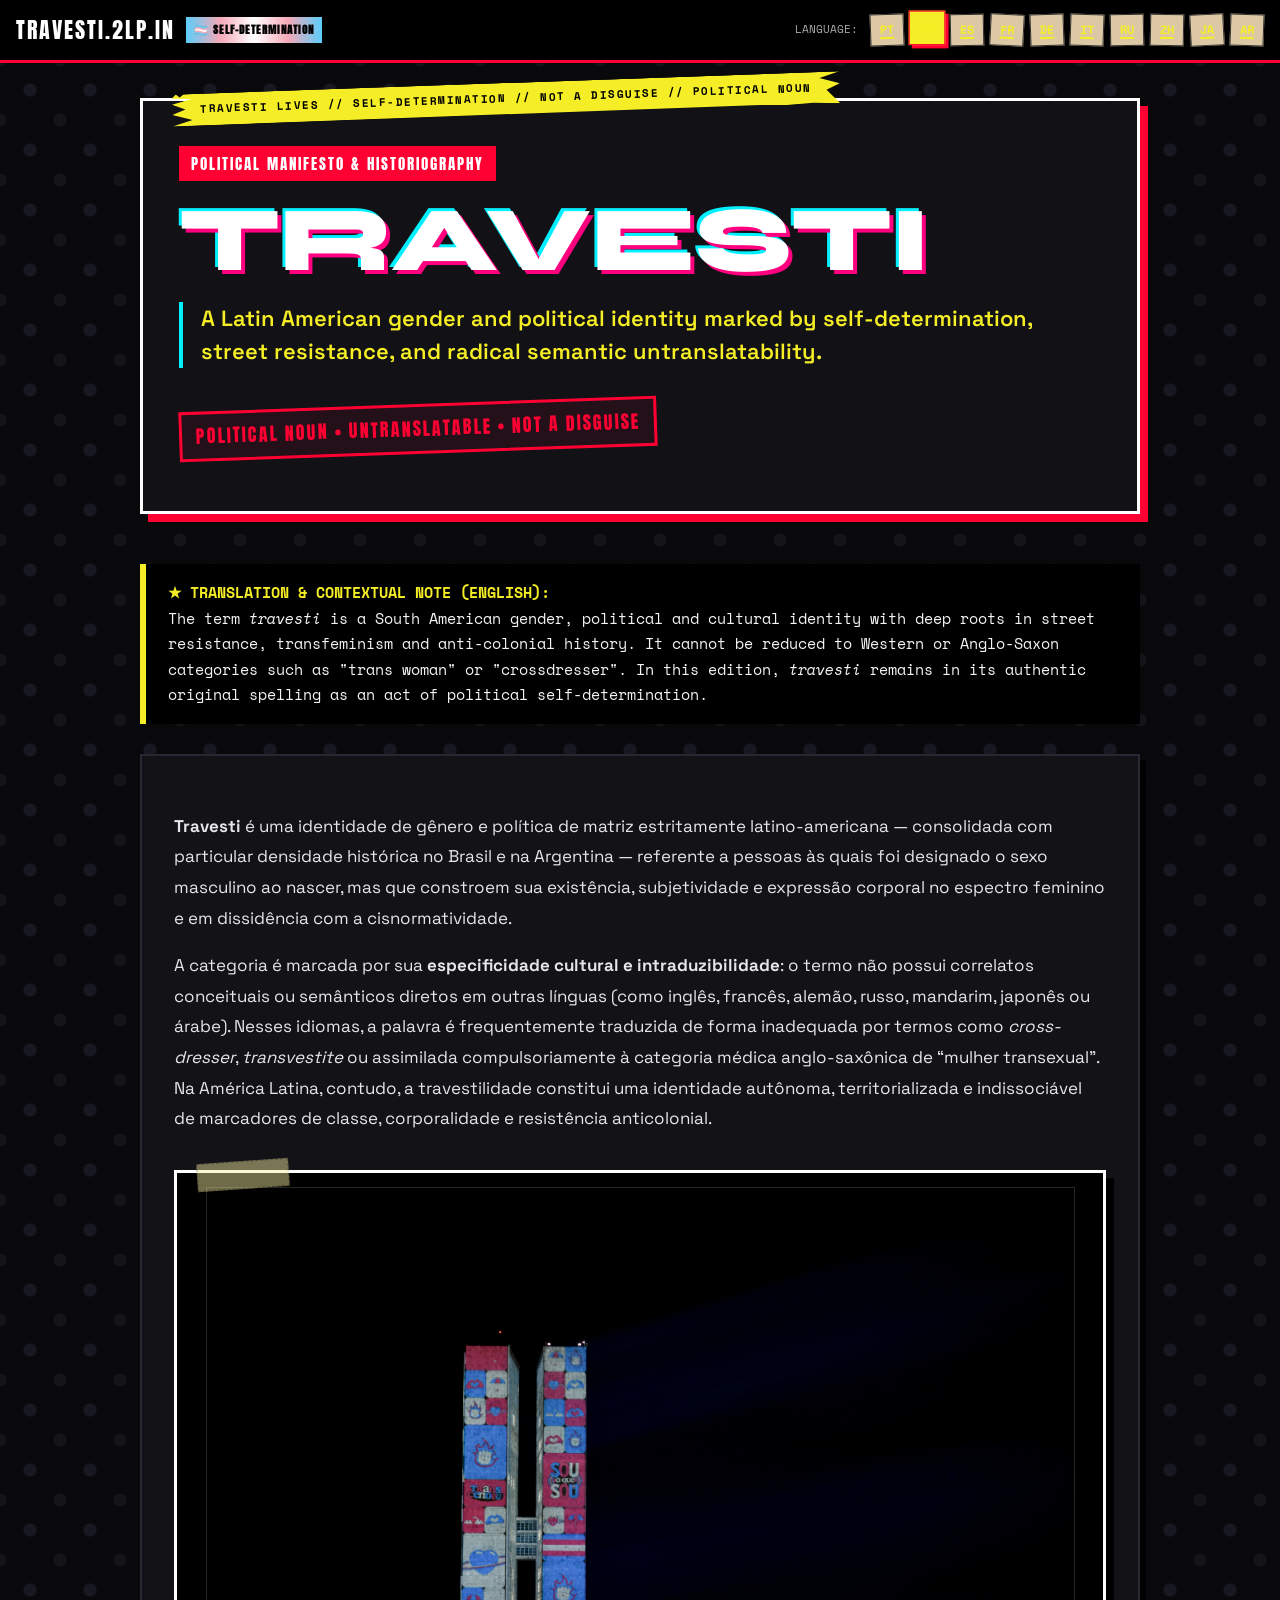
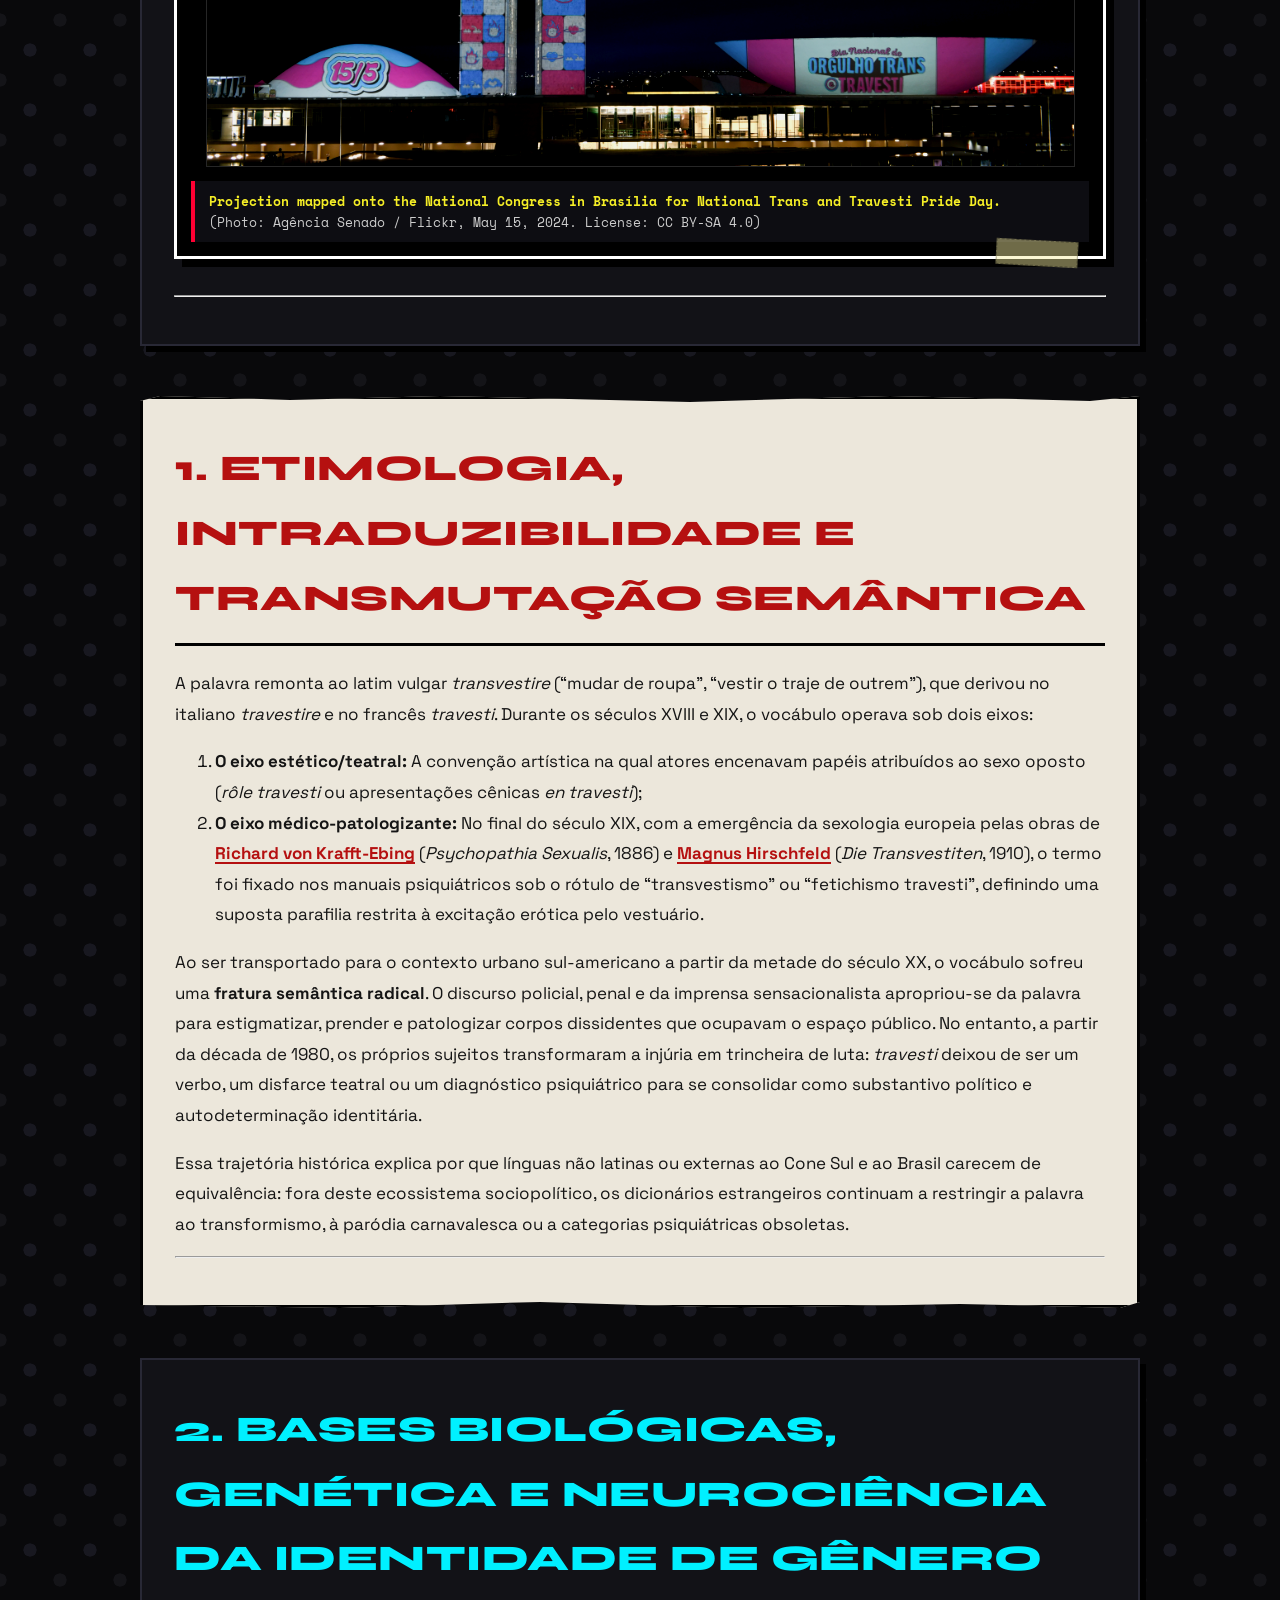
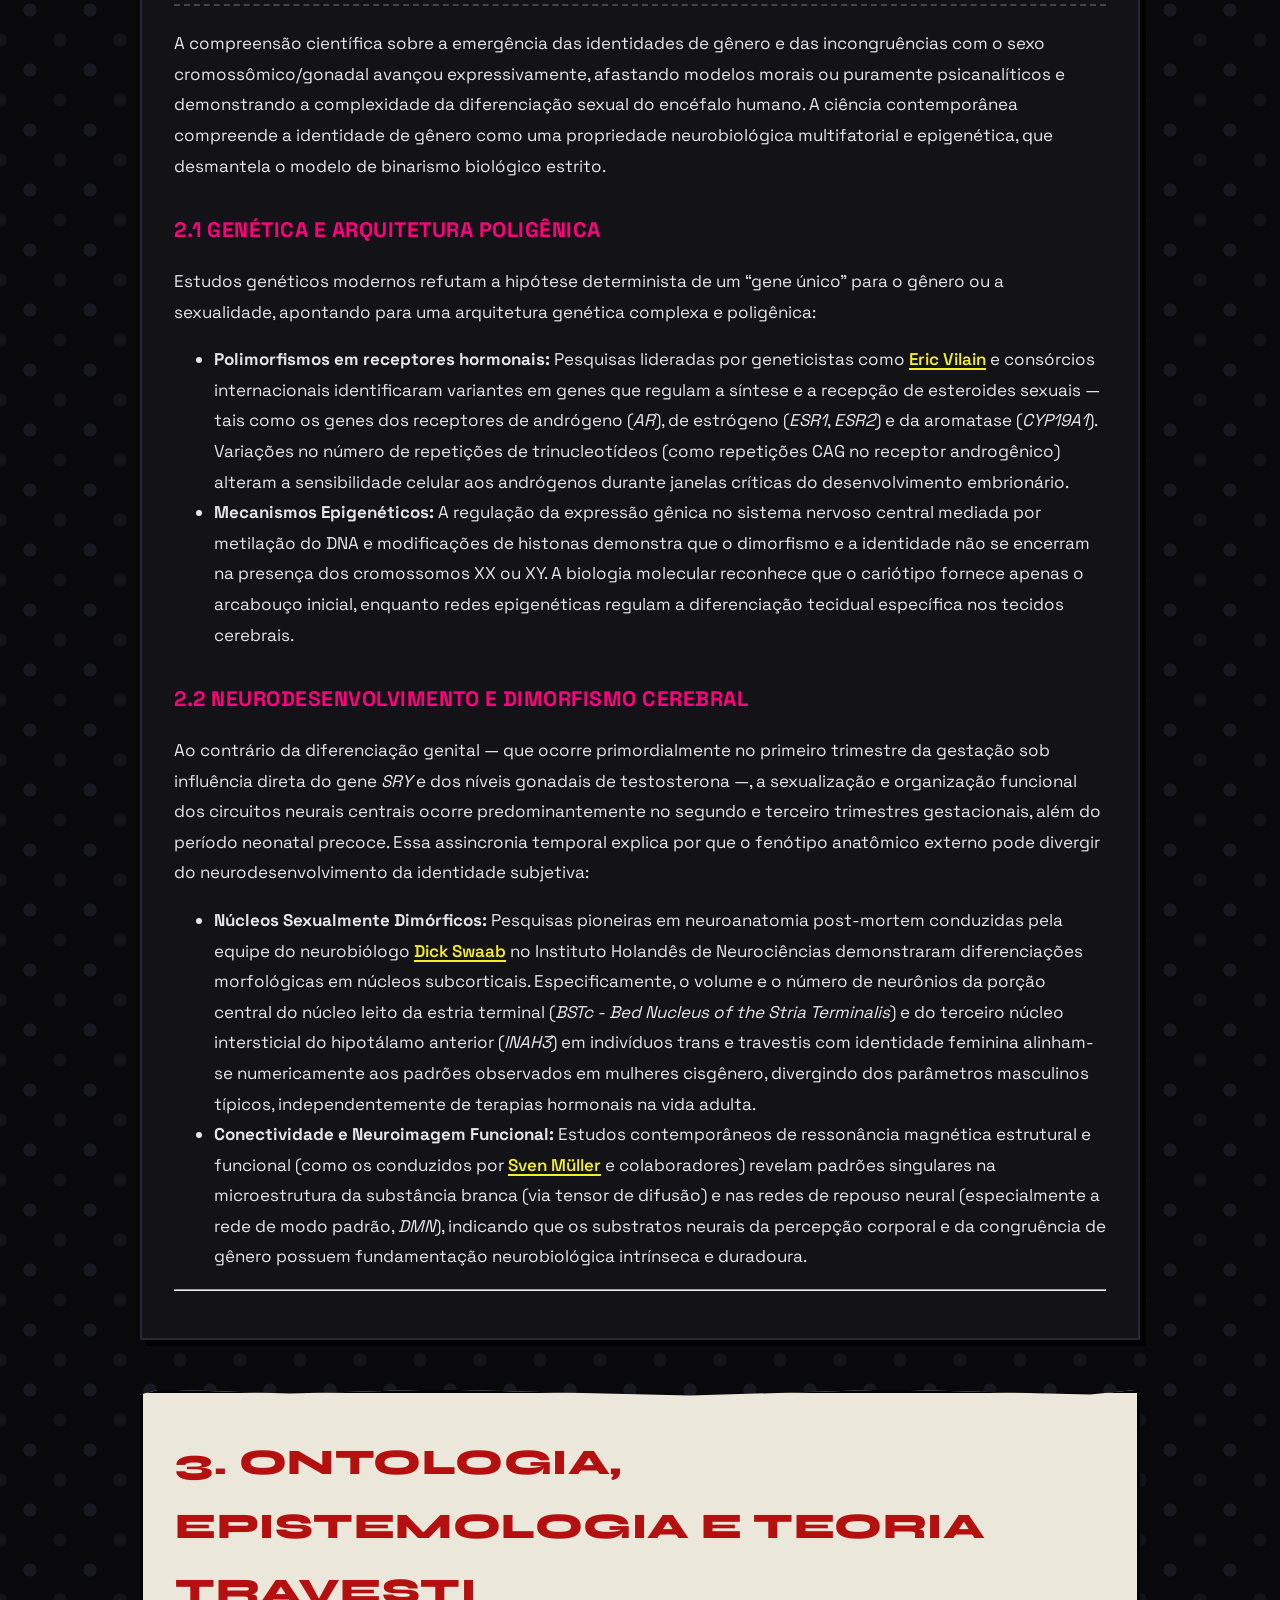
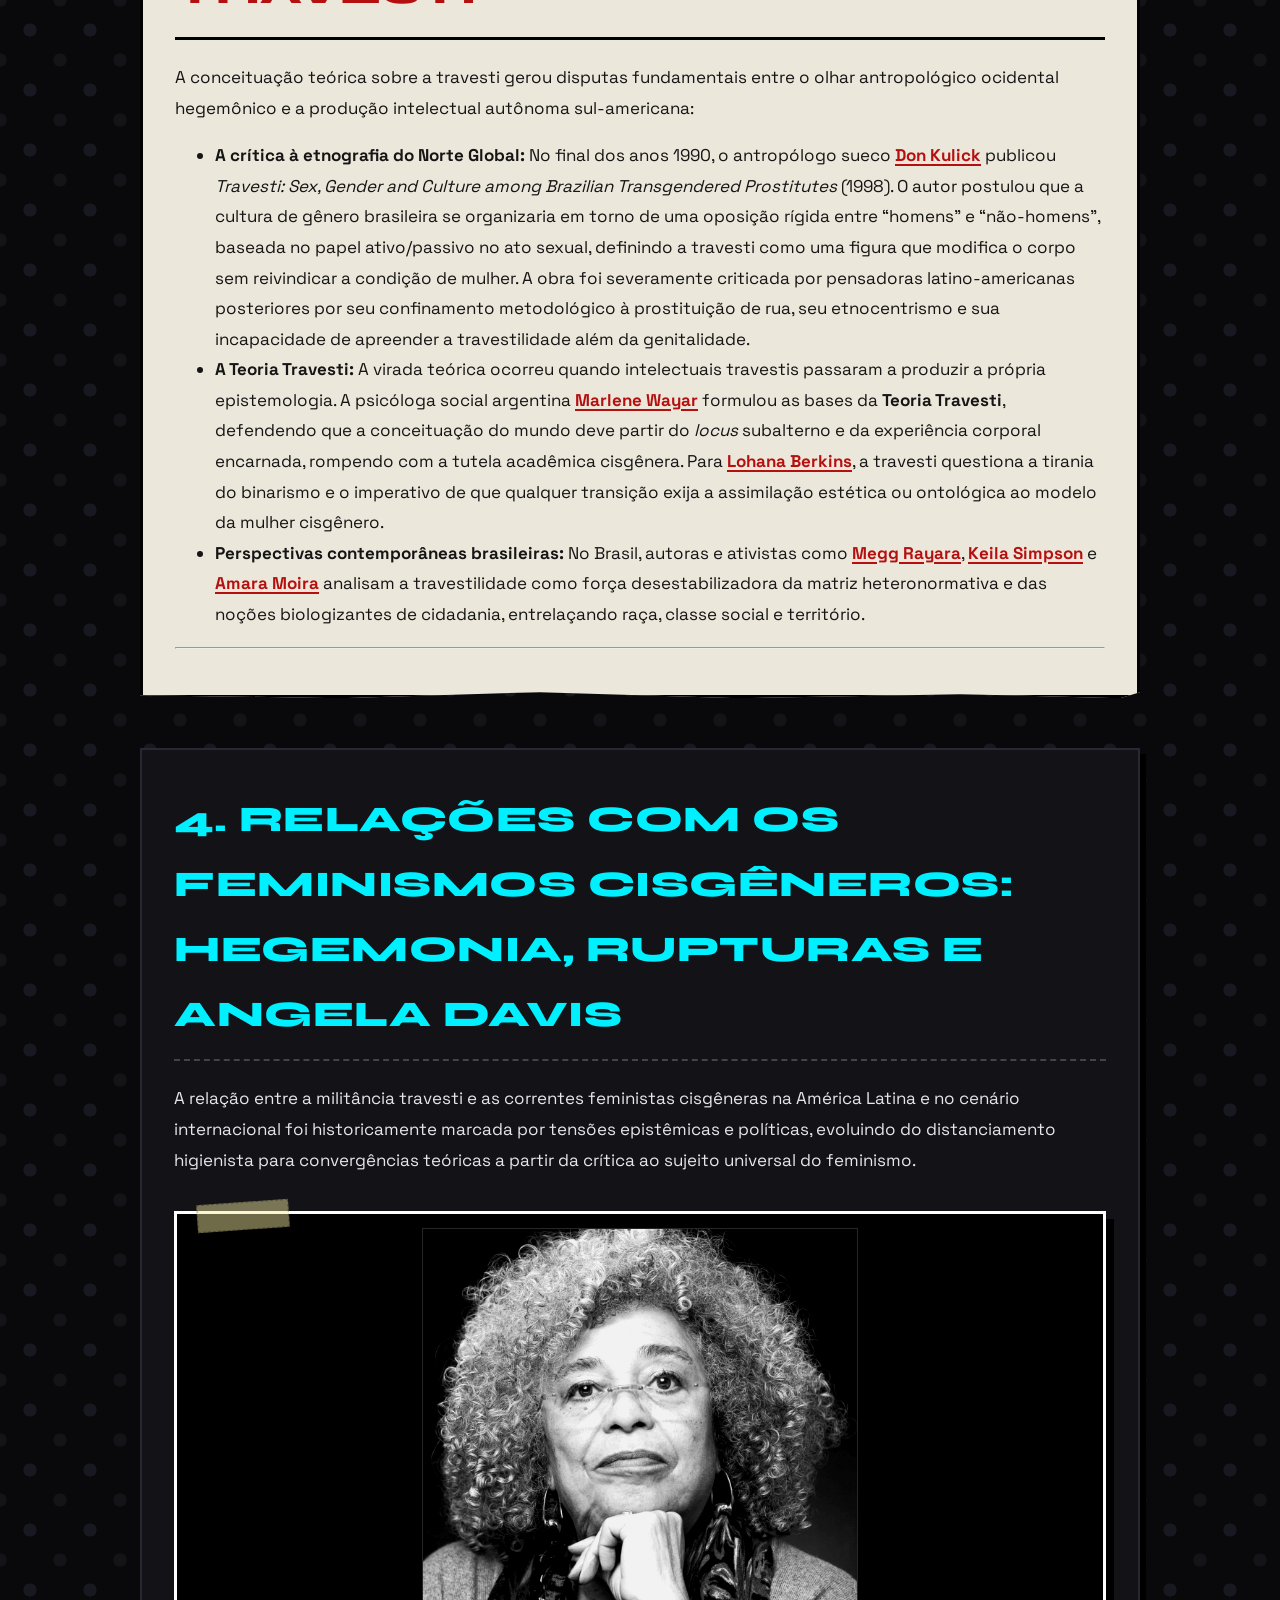
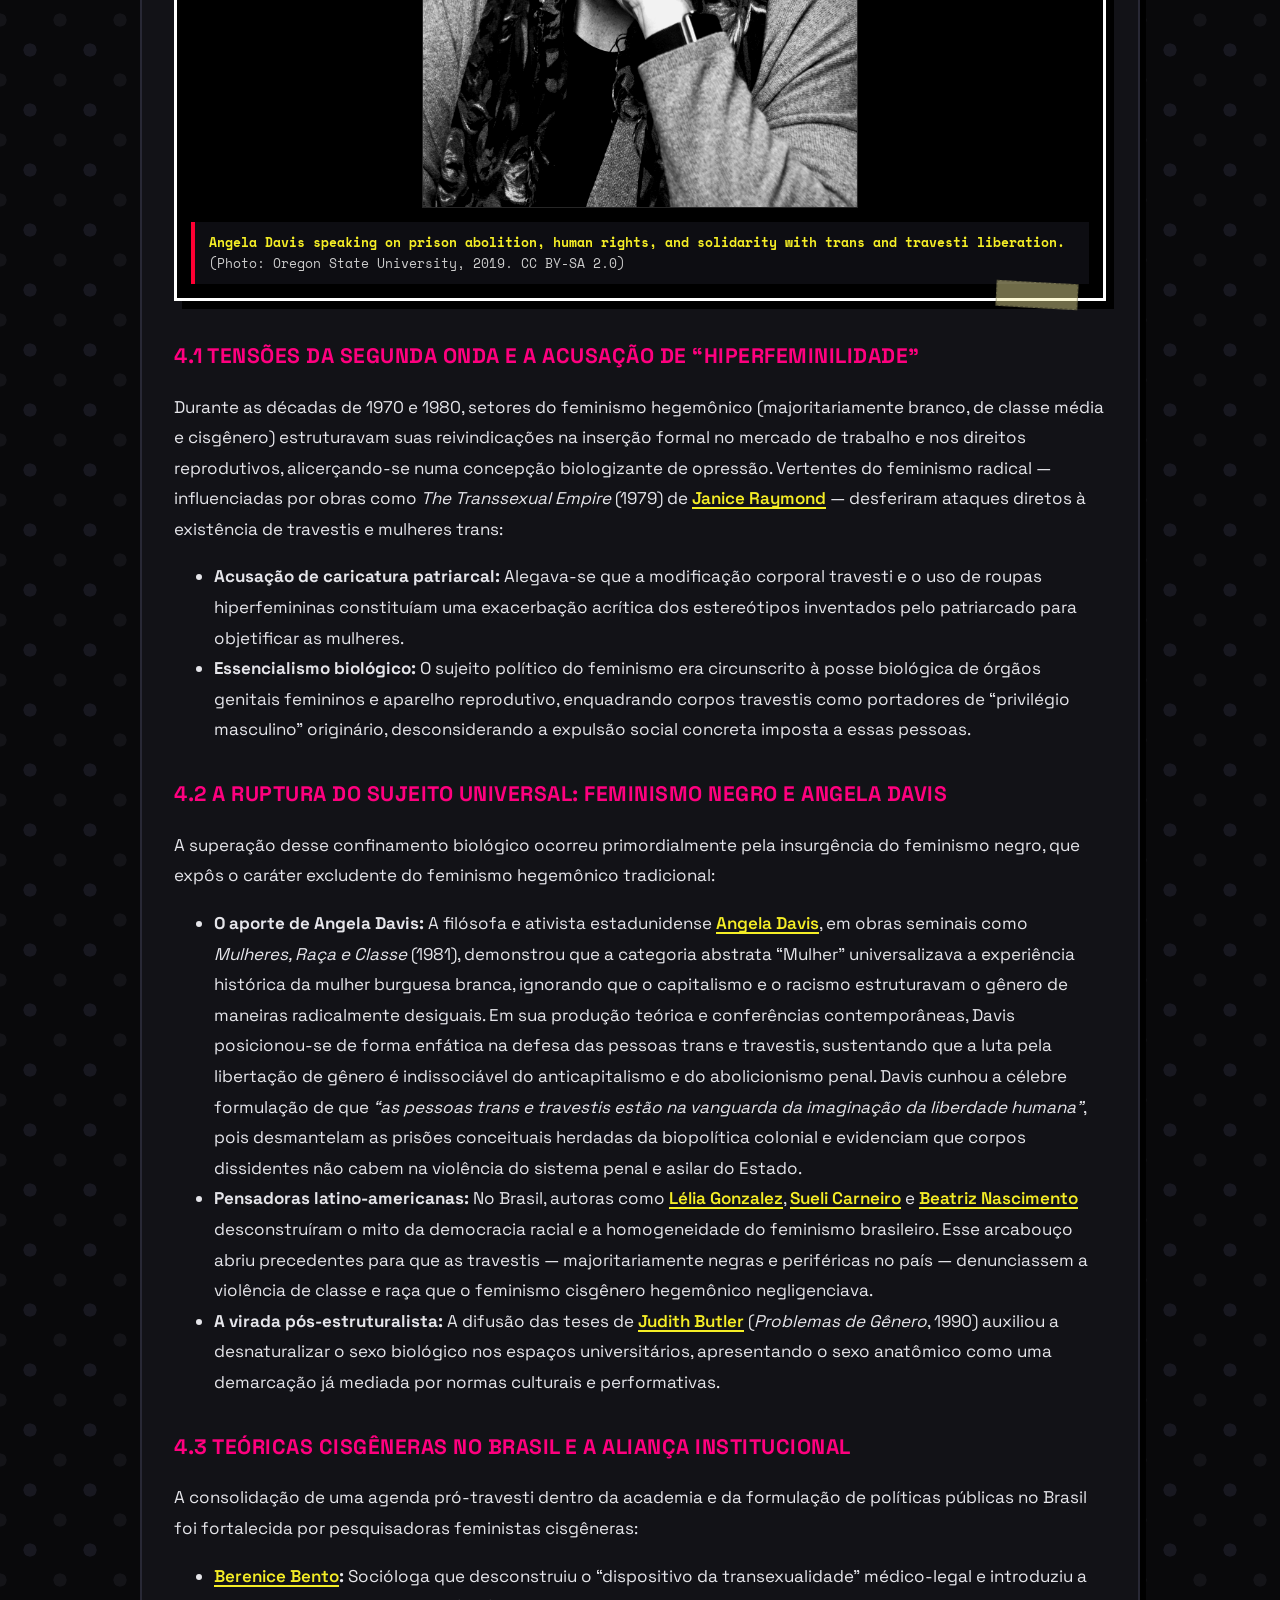
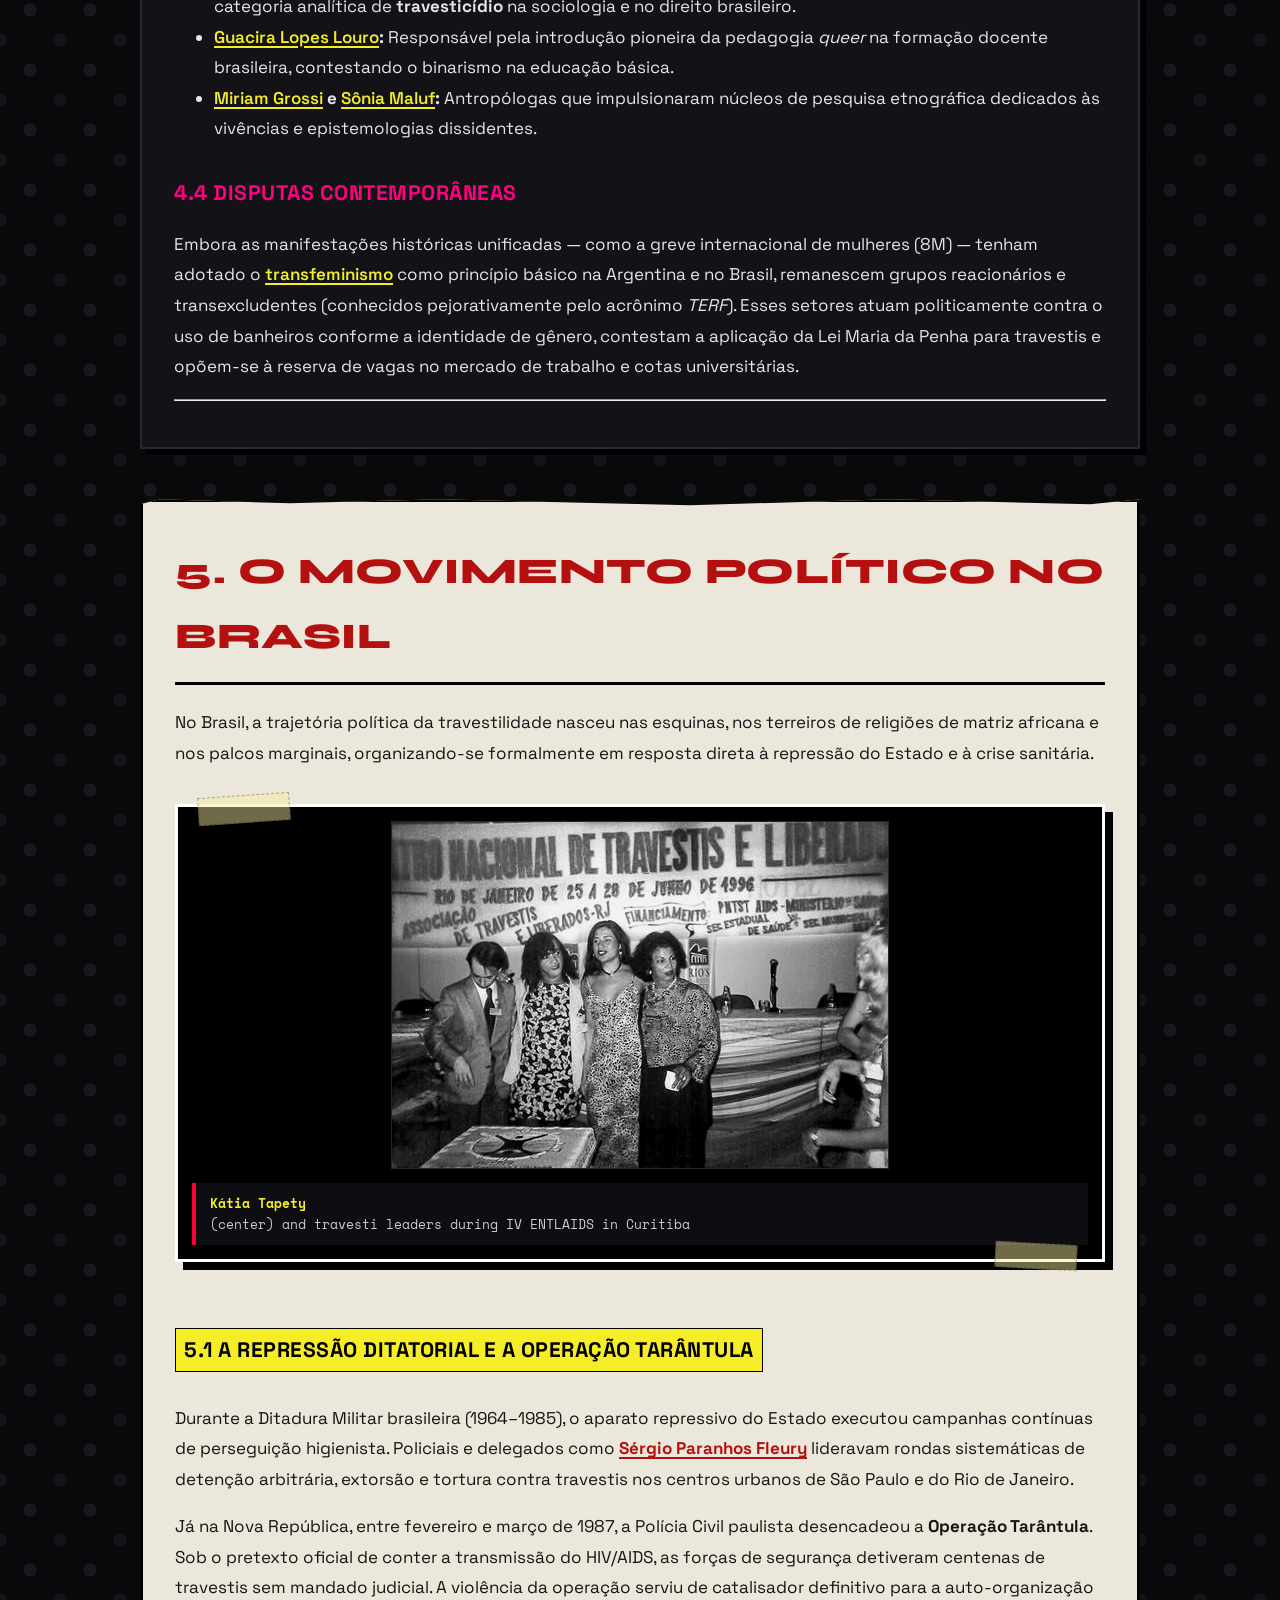
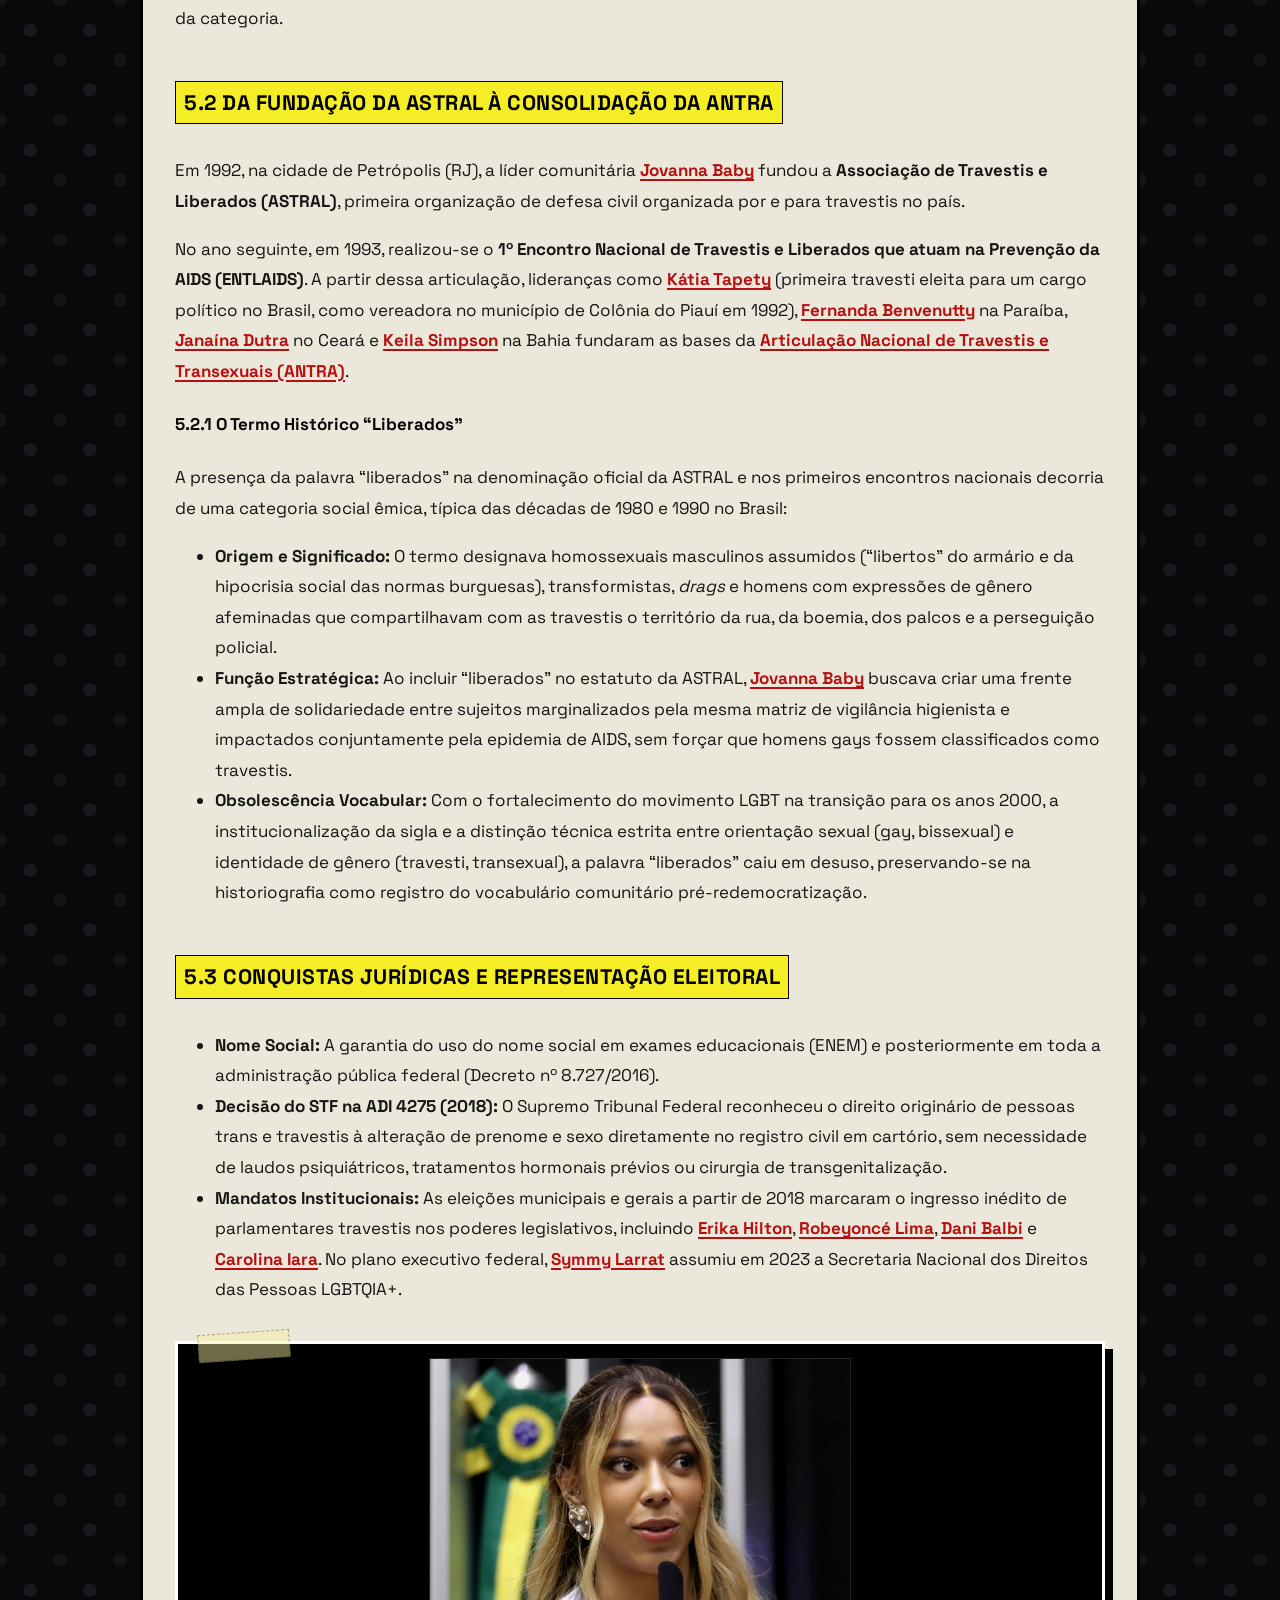
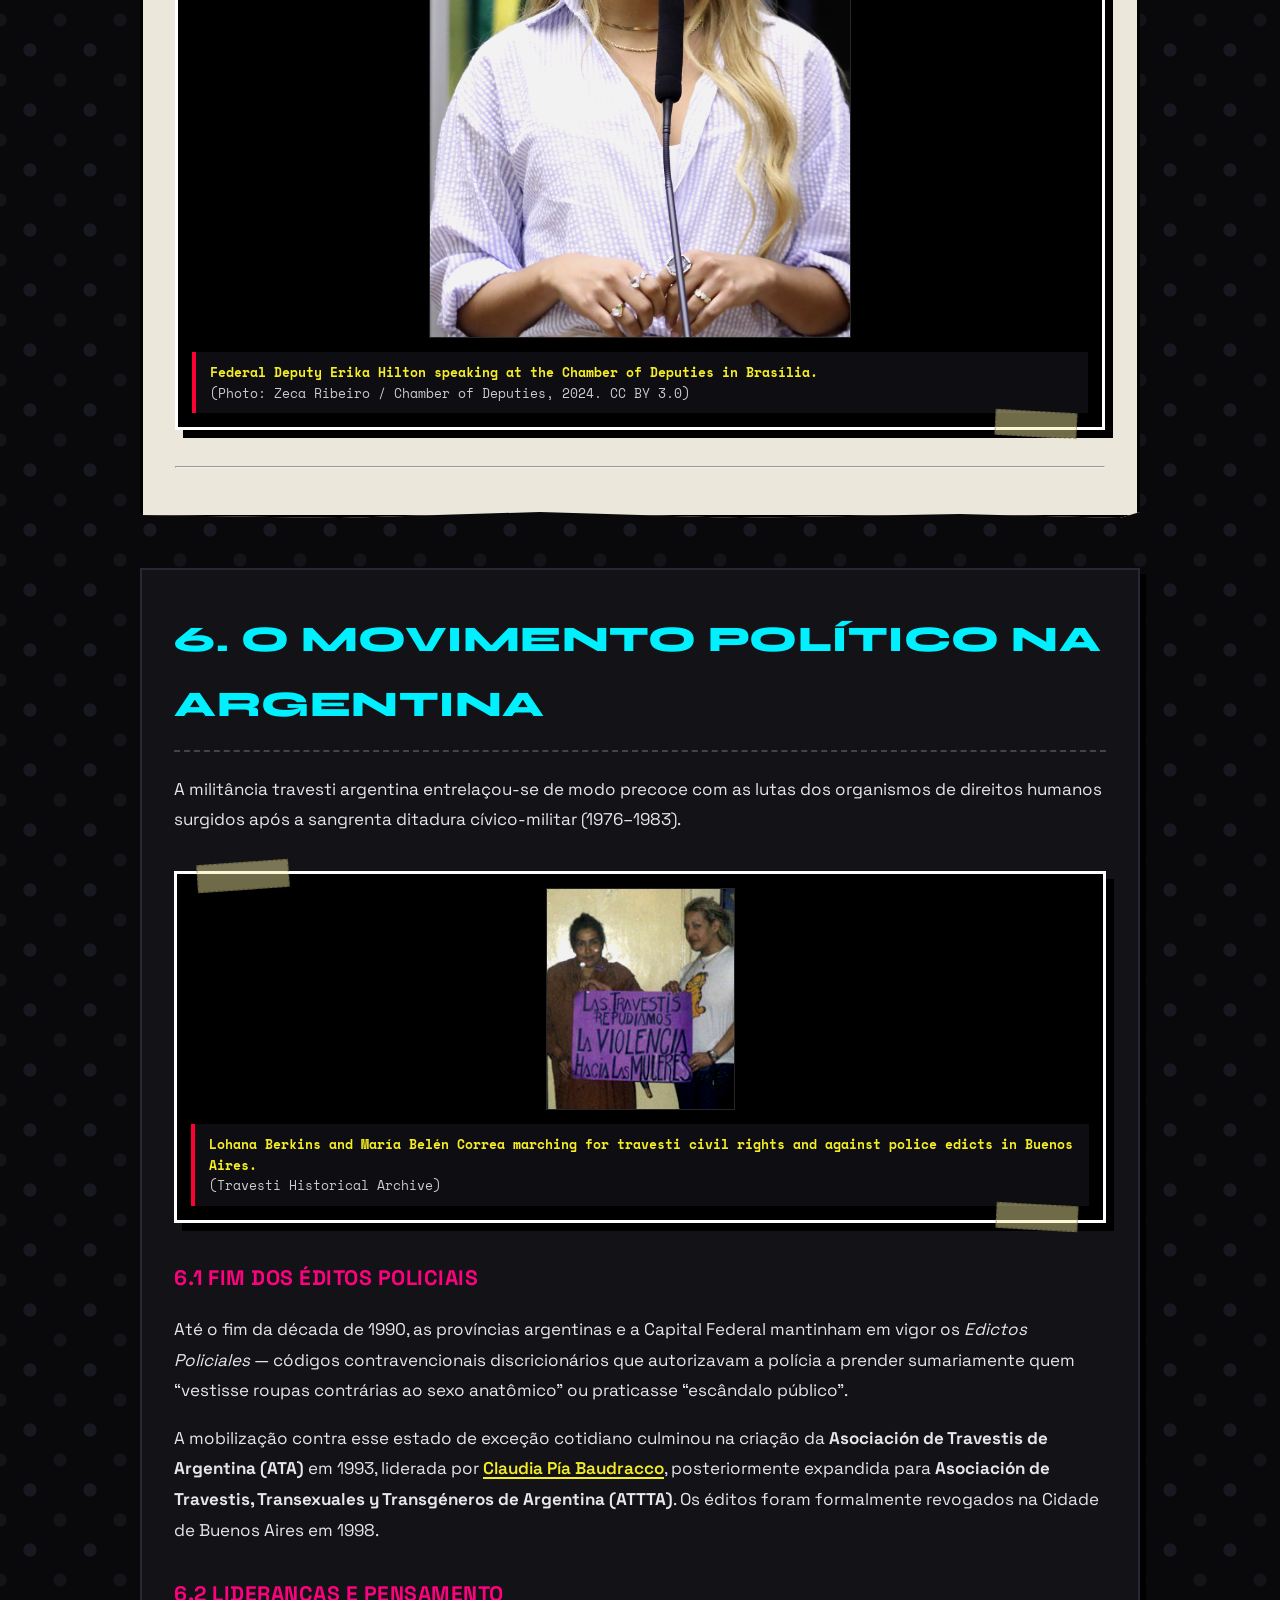
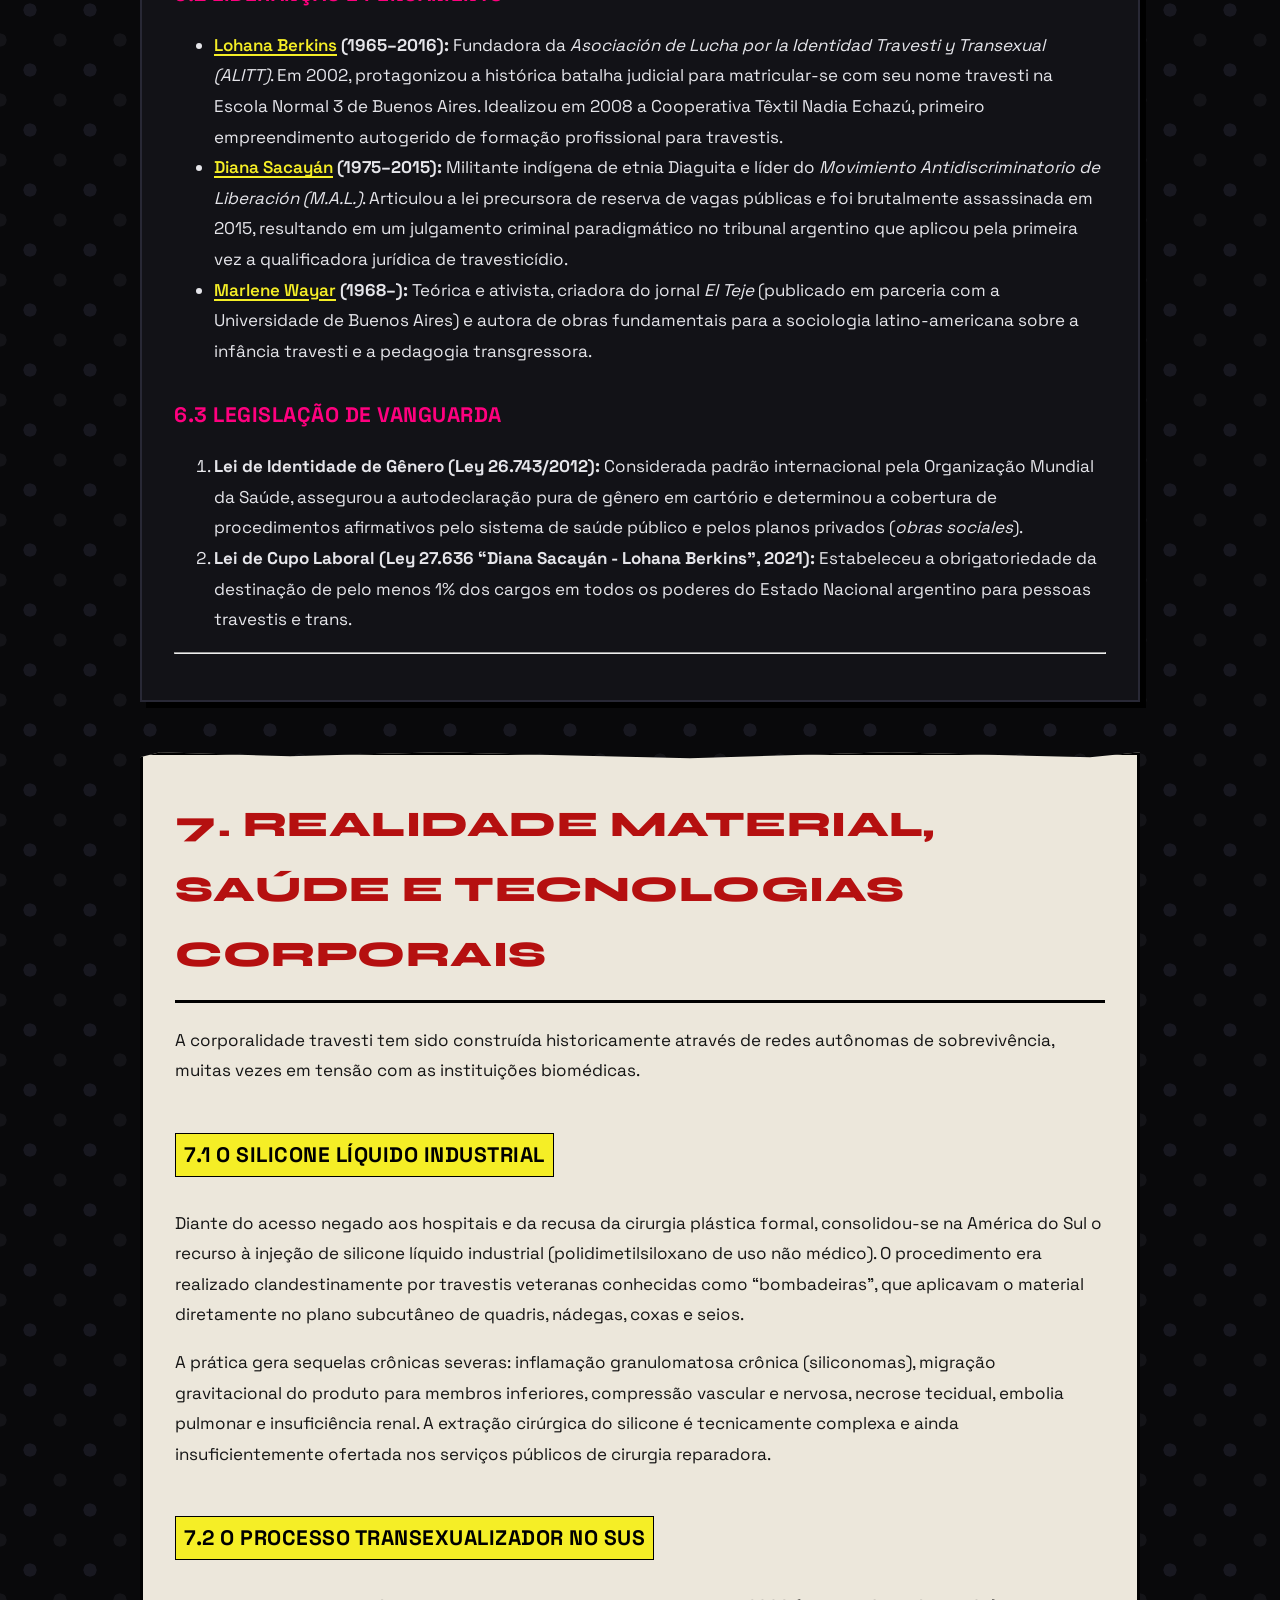
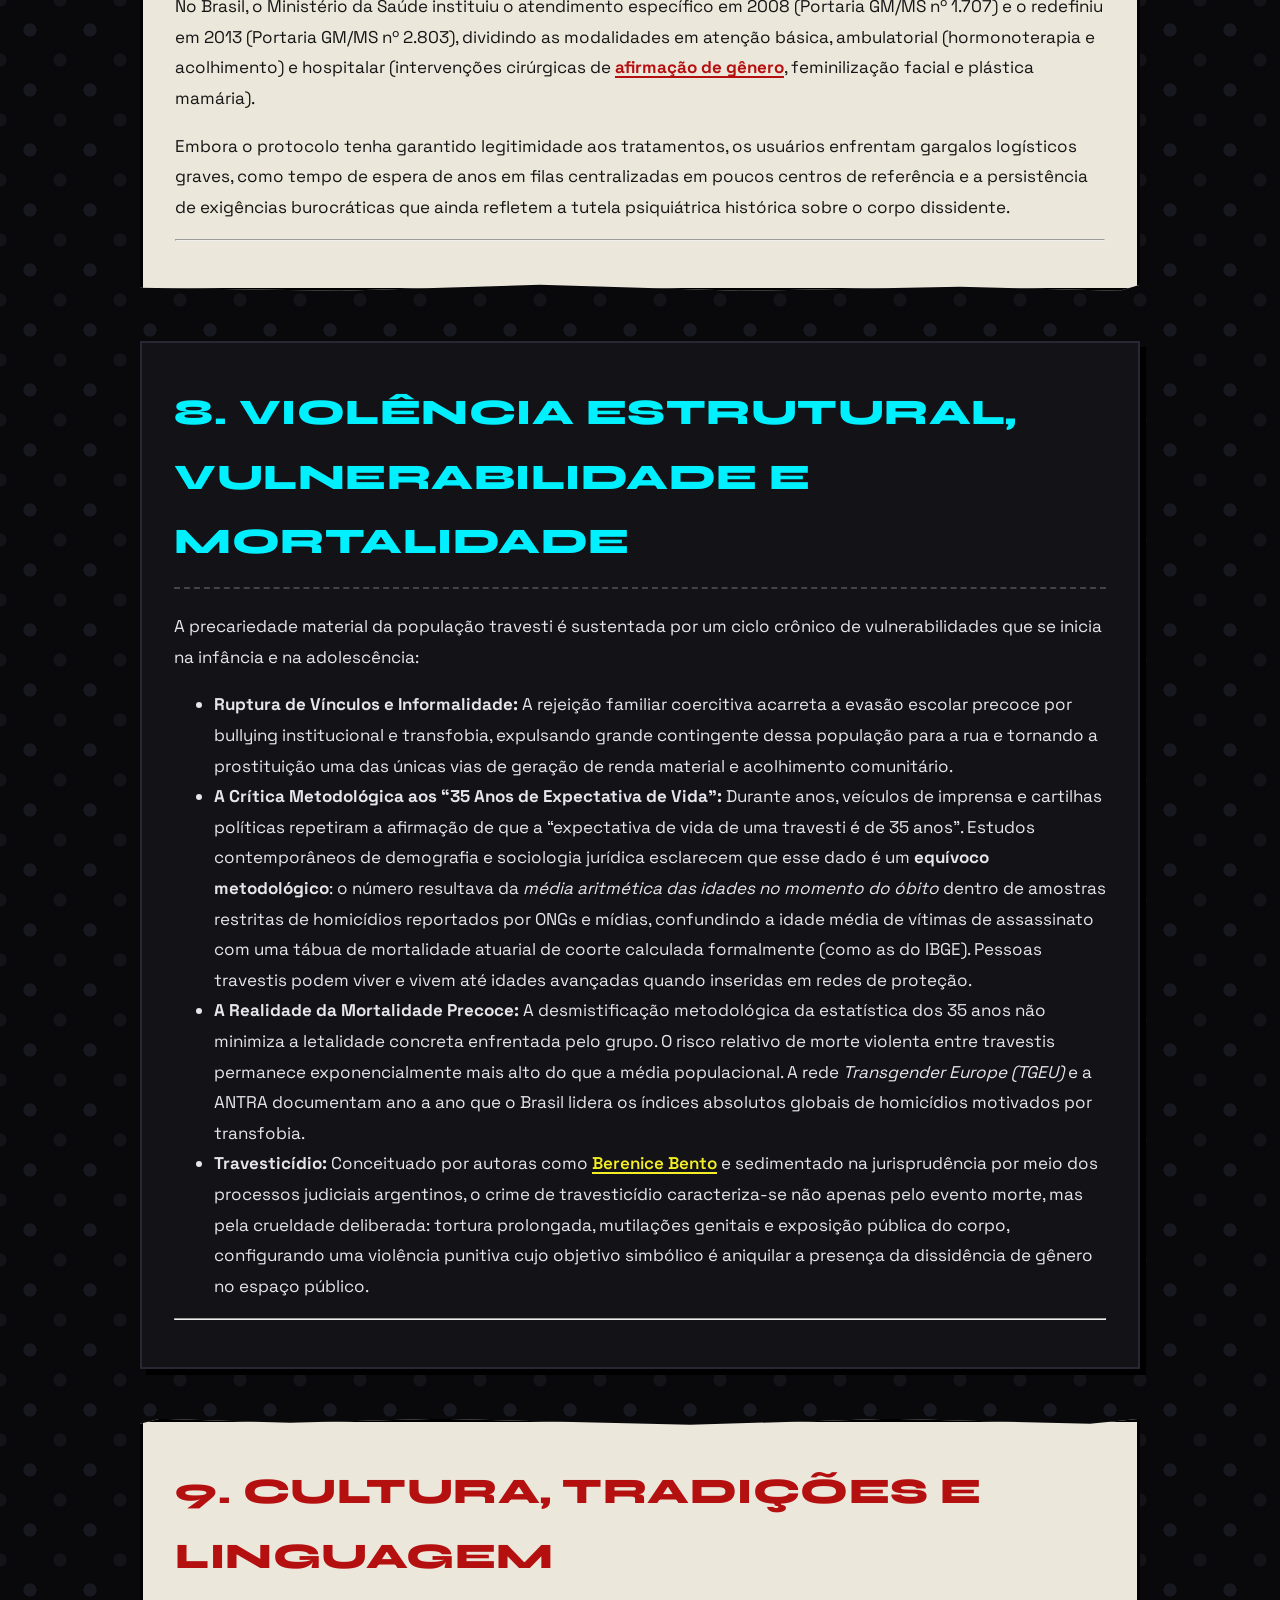
<file: site/en/index.html>
<!DOCTYPE html>
<html lang="en" dir="ltr">
<head>
    <meta charset="UTF-8">
    <meta name="viewport" content="width=device-width, initial-scale=1.0">
    <title>Travesti (gender identity and politics) — travesti.2lp.in</title>
    <meta name="description" content="History, etymology, dissident theory, neurobiology, and political struggles of travestilidade in Brazil and Latin America.">
    
    <!-- Open Graph & Twitter Cards -->
    <meta property="og:title" content="Travesti (gender identity and politics)">
    <meta property="og:description" content="History, etymology, dissident theory, neurobiology, and political struggles of travestilidade in Brazil and Latin America.">
    <meta property="og:image" content="https://travesti.2lp.in/assets/Orgulho_Trans_Travesti_Congresso_Nacional.jpg">
    <meta property="og:type" content="article">
    <meta property="og:url" content="https://travesti.2lp.in/en/">
    <meta name="twitter:card" content="summary_large_image">
    
    <!-- Links Canônicos Multilíngues (Norma GOST) -->
    <link rel="canonical" href="https://travesti.2lp.in/en/">
    <link rel="alternate" hreflang="pt" href="https://travesti.2lp.in/pt/"> <link rel="alternate" hreflang="en" href="https://travesti.2lp.in/en/"> <link rel="alternate" hreflang="es" href="https://travesti.2lp.in/es/"> <link rel="alternate" hreflang="fr" href="https://travesti.2lp.in/fr/"> <link rel="alternate" hreflang="de" href="https://travesti.2lp.in/de/"> <link rel="alternate" hreflang="it" href="https://travesti.2lp.in/it/"> <link rel="alternate" hreflang="ru" href="https://travesti.2lp.in/ru/"> <link rel="alternate" hreflang="zh" href="https://travesti.2lp.in/zh/"> <link rel="alternate" hreflang="ja" href="https://travesti.2lp.in/ja/"> <link rel="alternate" hreflang="ar" href="https://travesti.2lp.in/ar/">
    <link rel="alternate" hreflang="x-default" href="https://travesti.2lp.in/">

    <link rel="stylesheet" href="../assets/style.css?v=1790651706">
</head>
<body>
    <!-- Barra Superior de Fita Adesiva -->
    <nav class="top-tape-bar" aria-label="Seletor de Idiomas">
        <div class="tape-brand">
            <span>TRAVESTI.2LP.IN</span>
            <span class="badge-trans">🏳️‍⚧️ SELF-DETERMINATION</span>
        </div>
        <div class="lang-selector-tape">
            <span style="font-family: 'Space Mono', monospace; font-size: 11px; color: #aaa; align-self: center; margin-right: 6px;">LANGUAGE:</span>
            <a href="../pt/" class="lang-tape-item " style="--rot:-2;">PT</a>
<a href="../en/" class="lang-tape-item active" style="--rot:1;">EN</a>
<a href="../es/" class="lang-tape-item " style="--rot:-1;">ES</a>
<a href="../fr/" class="lang-tape-item " style="--rot:3;">FR</a>
<a href="../de/" class="lang-tape-item " style="--rot:-2;">DE</a>
<a href="../it/" class="lang-tape-item " style="--rot:2;">IT</a>
<a href="../ru/" class="lang-tape-item " style="--rot:-1;">RU</a>
<a href="../zh/" class="lang-tape-item " style="--rot:1;">ZH</a>
<a href="../ja/" class="lang-tape-item " style="--rot:-3;">JA</a>
<a href="../ar/" class="lang-tape-item " style="--rot:2;">AR</a>
        </div>
    </nav>

    <!-- Conteúdo Zine Anti-Design -->
    <main class="zine-container">
        <!-- Capa / Manchete de Choque com Duct Tape Além da Borda -->
        <div class="hero-wrapper">
            <div class="duct-tape">TRAVESTI LIVES // SELF-DETERMINATION // NOT A DISGUISE // POLITICAL NOUN</div>
            <header class="hero-zine-cover">
                <div class="zine-tag-insurgente">POLITICAL MANIFESTO & HISTORIOGRAPHY</div>
                <h1 class="hero-title-glitch">TRAVESTI</h1>
                <div class="hero-subtitle-manifesto">A Latin American gender and political identity marked by self-determination, street resistance, and radical semantic untranslatability.</div>
                <div class="stamp-box">POLITICAL NOUN • UNTRANSLATABLE • NOT A DISGUISE</div>
            </header>
        </div>

        
        <div class="tarja-choque-preta" style="border-left-color: var(--cor-amarelo-manifesto); margin-bottom: 30px;">
            <strong>★ TRANSLATION &amp; CONTEXTUAL NOTE (ENGLISH):</strong><br>
            The term <em>travesti</em> is a South American gender, political and cultural identity with deep roots in street resistance, transfeminism and anti-colonial history. It cannot be reduced to Western or Anglo-Saxon categories such as "trans woman" or "crossdresser". In this edition, <em>travesti</em> remains in its authentic original spelling as an act of political self-determination.
        </div>
        

        <!-- Corpo do Ensaio com Rasgos e Intervenções -->
        <article class="article-zine-body">
            <section class="paper-section"><p><strong>Travesti</strong> é uma identidade de gênero e política de matriz estritamente latino-americana — consolidada com particular densidade histórica no Brasil e na Argentina — referente a pessoas às quais foi designado o sexo masculino ao nascer, mas que constroem sua existência, subjetividade e expressão corporal no espectro feminino e em dissidência com a cisnormatividade.</p>
<p>A categoria é marcada por sua <strong>especificidade cultural e intraduzibilidade</strong>: o termo não possui correlatos conceituais ou semânticos diretos em outras línguas (como inglês, francês, alemão, russo, mandarim, japonês ou árabe). Nesses idiomas, a palavra é frequentemente traduzida de forma inadequada por termos como <em>cross-dresser</em>, <em>transvestite</em> ou assimilada compulsoriamente à categoria médica anglo-saxônica de &ldquo;mulher transexual&rdquo;. Na América Latina, contudo, a travestilidade constitui uma identidade autônoma, territorializada e indissociável de marcadores de classe, corporalidade e resistência anticolonial.</p>
<div class="photo-street-frame">
    <img src="../assets/Orgulho_Trans_Travesti_Congresso_Nacional.jpg" alt="Projection mapped onto the National Congress in Brasília for National Trans and Travesti Pride Day. (Photo: Agência Senado / Flickr, May 15, 2024. License: CC BY-SA 4.0)" class="photo-street-img" loading="lazy">
    <div class="photo-street-caption">
        <strong>Projection mapped onto the National Congress in Brasília for National Trans and Travesti Pride Day.</strong><br>
        <span>(Photo: Agência Senado / Flickr, May 15, 2024. License: CC BY-SA 4.0)</span>
    </div>
</div>

<hr />
</section>
<section class="paper-section torn-paper">
<h2>1. Etimologia, Intraduzibilidade e Transmutação Semântica</h2>

<p>A palavra remonta ao latim vulgar <em>transvestire</em> (&ldquo;mudar de roupa&rdquo;, &ldquo;vestir o traje de outrem&rdquo;), que derivou no italiano <em>travestire</em> e no francês <em>travesti</em>. Durante os séculos XVIII e XIX, o vocábulo operava sob dois eixos:</p>
<ol>
<li><strong>O eixo estético/teatral:</strong> A convenção artística na qual atores encenavam papéis atribuídos ao sexo oposto (<em>rôle travesti</em> ou apresentações cênicas <em>en travesti</em>);</li>
<li><strong>O eixo médico-patologizante:</strong> No final do século XIX, com a emergência da sexologia europeia pelas obras de <a href="https://pt.wikipedia.org/wiki/Richard_von_Krafft-Ebing">Richard von Krafft-Ebing</a> (<em>Psychopathia Sexualis</em>, 1886) e <a href="https://pt.wikipedia.org/wiki/Magnus_Hirschfeld">Magnus Hirschfeld</a> (<em>Die Transvestiten</em>, 1910), o termo foi fixado nos manuais psiquiátricos sob o rótulo de &ldquo;transvestismo&rdquo; ou &ldquo;fetichismo travesti&rdquo;, definindo uma suposta parafilia restrita à excitação erótica pelo vestuário.</li>
</ol>
<p>Ao ser transportado para o contexto urbano sul-americano a partir da metade do século XX, o vocábulo sofreu uma <strong>fratura semântica radical</strong>. O discurso policial, penal e da imprensa sensacionalista apropriou-se da palavra para estigmatizar, prender e patologizar corpos dissidentes que ocupavam o espaço público. No entanto, a partir da década de 1980, os próprios sujeitos transformaram a injúria em trincheira de luta: <em>travesti</em> deixou de ser um verbo, um disfarce teatral ou um diagnóstico psiquiátrico para se consolidar como substantivo político e autodeterminação identitária.</p>
<p>Essa trajetória histórica explica por que línguas não latinas ou externas ao Cone Sul e ao Brasil carecem de equivalência: fora deste ecossistema sociopolítico, os dicionários estrangeiros continuam a restringir a palavra ao transformismo, à paródia carnavalesca ou a categorias psiquiátricas obsoletas.</p>
<hr />

</section>
<section class="paper-section">
<h2>2. Bases Biológicas, Genética e Neurociência da Identidade de Gênero</h2>

<p>A compreensão científica sobre a emergência das identidades de gênero e das incongruências com o sexo cromossômico/gonadal avançou expressivamente, afastando modelos morais ou puramente psicanalíticos e demonstrando a complexidade da diferenciação sexual do encéfalo humano. A ciência contemporânea compreende a identidade de gênero como uma propriedade neurobiológica multifatorial e epigenética, que desmantela o modelo de binarismo biológico estrito.</p>
<h3>2.1 Genética e Arquitetura Poligênica</h3>
<p>Estudos genéticos modernos refutam a hipótese determinista de um &ldquo;gene único&rdquo; para o gênero ou a sexualidade, apontando para uma arquitetura genética complexa e poligênica:</p>
<ul>
<li><strong>Polimorfismos em receptores hormonais:</strong> Pesquisas lideradas por geneticistas como <a href="https://en.wikipedia.org/wiki/Eric_Vilain">Eric Vilain</a> e consórcios internacionais identificaram variantes em genes que regulam a síntese e a recepção de esteroides sexuais — tais como os genes dos receptores de andrógeno (<em>AR</em>), de estrógeno (<em>ESR1</em>, <em>ESR2</em>) e da aromatase (<em>CYP19A1</em>). Variações no número de repetições de trinucleotídeos (como repetições CAG no receptor androgênico) alteram a sensibilidade celular aos andrógenos durante janelas críticas do desenvolvimento embrionário.</li>
<li><strong>Mecanismos Epigenéticos:</strong> A regulação da expressão gênica no sistema nervoso central mediada por metilação do DNA e modificações de histonas demonstra que o dimorfismo e a identidade não se encerram na presença dos cromossomos XX ou XY. A biologia molecular reconhece que o cariótipo fornece apenas o arcabouço inicial, enquanto redes epigenéticas regulam a diferenciação tecidual específica nos tecidos cerebrais.</li>
</ul>
<h3>2.2 Neurodesenvolvimento e Dimorfismo Cerebral</h3>
<p>Ao contrário da diferenciação genital — que ocorre primordialmente no primeiro trimestre da gestação sob influência direta do gene <em>SRY</em> e dos níveis gonadais de testosterona —, a sexualização e organização funcional dos circuitos neurais centrais ocorre predominantemente no segundo e terceiro trimestres gestacionais, além do período neonatal precoce. Essa assincronia temporal explica por que o fenótipo anatômico externo pode divergir do neurodesenvolvimento da identidade subjetiva:</p>
<ul>
<li><strong>Núcleos Sexualmente Dimórficos:</strong> Pesquisas pioneiras em neuroanatomia post-mortem conduzidas pela equipe do neurobiólogo <a href="https://en.wikipedia.org/wiki/Dick_Swaab">Dick Swaab</a> no Instituto Holandês de Neurociências demonstraram diferenciações morfológicas em núcleos subcorticais. Especificamente, o volume e o número de neurônios da porção central do núcleo leito da estria terminal (<em>BSTc - Bed Nucleus of the Stria Terminalis</em>) e do terceiro núcleo intersticial do hipotálamo anterior (<em>INAH3</em>) em indivíduos trans e travestis com identidade feminina alinham-se numericamente aos padrões observados em mulheres cisgênero, divergindo dos parâmetros masculinos típicos, independentemente de terapias hormonais na vida adulta.</li>
<li><strong>Conectividade e Neuroimagem Funcional:</strong> Estudos contemporâneos de ressonância magnética estrutural e funcional (como os conduzidos por <a href="https://en.wikipedia.org/wiki/Sven_M%C3%BCller_(psychologist)">Sven Müller</a> e colaboradores) revelam padrões singulares na microestrutura da substância branca (via tensor de difusão) e nas redes de repouso neural (especialmente a rede de modo padrão, <em>DMN</em>), indicando que os substratos neurais da percepção corporal e da congruência de gênero possuem fundamentação neurobiológica intrínseca e duradoura.</li>
</ul>
<hr />

</section>
<section class="paper-section torn-paper">
<h2>3. Ontologia, Epistemologia e Teoria Travesti</h2>

<p>A conceituação teórica sobre a travesti gerou disputas fundamentais entre o olhar antropológico ocidental hegemônico e a produção intelectual autônoma sul-americana:</p>
<ul>
<li><strong>A crítica à etnografia do Norte Global:</strong> No final dos anos 1990, o antropólogo sueco <a href="https://en.wikipedia.org/wiki/Don_Kulick">Don Kulick</a> publicou <em>Travesti: Sex, Gender and Culture among Brazilian Transgendered Prostitutes</em> (1998). O autor postulou que a cultura de gênero brasileira se organizaria em torno de uma oposição rígida entre &ldquo;homens&rdquo; e &ldquo;não-homens&rdquo;, baseada no papel ativo/passivo no ato sexual, definindo a travesti como uma figura que modifica o corpo sem reivindicar a condição de mulher. A obra foi severamente criticada por pensadoras latino-americanas posteriores por seu confinamento metodológico à prostituição de rua, seu etnocentrismo e sua incapacidade de apreender a travestilidade além da genitalidade.</li>
<li><strong>A Teoria Travesti:</strong> A virada teórica ocorreu quando intelectuais travestis passaram a produzir a própria epistemologia. A psicóloga social argentina <a href="https://pt.wikipedia.org/wiki/Marlene_Wayar">Marlene Wayar</a> formulou as bases da <strong>Teoria Travesti</strong>, defendendo que a conceituação do mundo deve partir do <em>locus</em> subalterno e da experiência corporal encarnada, rompendo com a tutela acadêmica cisgênera. Para <a href="https://pt.wikipedia.org/wiki/Lohana_Berkins">Lohana Berkins</a>, a travesti questiona a tirania do binarismo e o imperativo de que qualquer transição exija a assimilação estética ou ontológica ao modelo da mulher cisgênero.</li>
<li><strong>Perspectivas contemporâneas brasileiras:</strong> No Brasil, autoras e ativistas como <a href="https://pt.wikipedia.org/wiki/Megg_Rayara">Megg Rayara</a>, <a href="https://pt.wikipedia.org/wiki/Keila_Simpson">Keila Simpson</a> e <a href="https://pt.wikipedia.org/wiki/Amara_Moira">Amara Moira</a> analisam a travestilidade como força desestabilizadora da matriz heteronormativa e das noções biologizantes de cidadania, entrelaçando raça, classe social e território.</li>
</ul>
<hr />

</section>
<section class="paper-section">
<h2>4. Relações com os Feminismos Cisgêneros: Hegemonia, Rupturas e Angela Davis</h2>

<p>A relação entre a militância travesti e as correntes feministas cisgêneras na América Latina e no cenário internacional foi historicamente marcada por tensões epistêmicas e políticas, evoluindo do distanciamento higienista para convergências teóricas a partir da crítica ao sujeito universal do feminismo.</p>
<div class="photo-street-frame">
    <img src="../assets/Angela_Davis_2019.jpg" alt="Angela Davis speaking on prison abolition, human rights, and solidarity with trans and travesti liberation. (Photo: Oregon State University, 2019. CC BY-SA 2.0)" class="photo-street-img" loading="lazy">
    <div class="photo-street-caption">
        <strong>Angela Davis speaking on prison abolition, human rights, and solidarity with trans and travesti liberation.</strong><br>
        <span>(Photo: Oregon State University, 2019. CC BY-SA 2.0)</span>
    </div>
</div>

<h3>4.1 Tensões da Segunda Onda e a Acusação de &ldquo;Hiperfeminilidade&rdquo;</h3>
<p>Durante as décadas de 1970 e 1980, setores do feminismo hegemônico (majoritariamente branco, de classe média e cisgênero) estruturavam suas reivindicações na inserção formal no mercado de trabalho e nos direitos reprodutivos, alicerçando-se numa concepção biologizante de opressão. Vertentes do feminismo radical — influenciadas por obras como <em>The Transsexual Empire</em> (1979) de <a href="https://pt.wikipedia.org/wiki/Janice_Raymond">Janice Raymond</a> — desferiram ataques diretos à existência de travestis e mulheres trans:</p>
<ul>
<li><strong>Acusação de caricatura patriarcal:</strong> Alegava-se que a modificação corporal travesti e o uso de roupas hiperfemininas constituíam uma exacerbação acrítica dos estereótipos inventados pelo patriarcado para objetificar as mulheres.</li>
<li><strong>Essencialismo biológico:</strong> O sujeito político do feminismo era circunscrito à posse biológica de órgãos genitais femininos e aparelho reprodutivo, enquadrando corpos travestis como portadores de &ldquo;privilégio masculino&rdquo; originário, desconsiderando a expulsão social concreta imposta a essas pessoas.</li>
</ul>
<h3>4.2 A Ruptura do Sujeito Universal: Feminismo Negro e Angela Davis</h3>
<p>A superação desse confinamento biológico ocorreu primordialmente pela insurgência do feminismo negro, que expôs o caráter excludente do feminismo hegemônico tradicional:</p>
<ul>
<li><strong>O aporte de Angela Davis:</strong> A filósofa e ativista estadunidense <a href="https://pt.wikipedia.org/wiki/Angela_Davis">Angela Davis</a>, em obras seminais como <em>Mulheres, Raça e Classe</em> (1981), demonstrou que a categoria abstrata &ldquo;Mulher&rdquo; universalizava a experiência histórica da mulher burguesa branca, ignorando que o capitalismo e o racismo estruturavam o gênero de maneiras radicalmente desiguais. Em sua produção teórica e conferências contemporâneas, Davis posicionou-se de forma enfática na defesa das pessoas trans e travestis, sustentando que a luta pela libertação de gênero é indissociável do anticapitalismo e do abolicionismo penal. Davis cunhou a célebre formulação de que <em>&ldquo;as pessoas trans e travestis estão na vanguarda da imaginação da liberdade humana&rdquo;</em>, pois desmantelam as prisões conceituais herdadas da biopolítica colonial e evidenciam que corpos dissidentes não cabem na violência do sistema penal e asilar do Estado.</li>
<li><strong>Pensadoras latino-americanas:</strong> No Brasil, autoras como <a href="https://pt.wikipedia.org/wiki/L%C3%A9lia_Gonzalez">Lélia Gonzalez</a>, <a href="https://pt.wikipedia.org/wiki/Sueli_Carneiro">Sueli Carneiro</a> e <a href="https://pt.wikipedia.org/wiki/Beatriz_Nascimento">Beatriz Nascimento</a> desconstruíram o mito da democracia racial e a homogeneidade do feminismo brasileiro. Esse arcabouço abriu precedentes para que as travestis — majoritariamente negras e periféricas no país — denunciassem a violência de classe e raça que o feminismo cisgênero hegemônico negligenciava.</li>
<li><strong>A virada pós-estruturalista:</strong> A difusão das teses de <a href="https://pt.wikipedia.org/wiki/Judith_Butler">Judith Butler</a> (<em>Problemas de Gênero</em>, 1990) auxiliou a desnaturalizar o sexo biológico nos espaços universitários, apresentando o sexo anatômico como uma demarcação já mediada por normas culturais e performativas.</li>
</ul>
<h3>4.3 Teóricas Cisgêneras no Brasil e a Aliança Institucional</h3>
<p>A consolidação de uma agenda pró-travesti dentro da academia e da formulação de políticas públicas no Brasil foi fortalecida por pesquisadoras feministas cisgêneras:</p>
<ul>
<li><strong><a href="https://pt.wikipedia.org/wiki/Berenice_Bento">Berenice Bento</a>:</strong> Socióloga que desconstruiu o &ldquo;dispositivo da transexualidade&rdquo; médico-legal e introduziu a categoria analítica de <strong>travesticídio</strong> na sociologia e no direito brasileiro.</li>
<li><strong><a href="https://pt.wikipedia.org/wiki/Guacira_Lopes_Louro">Guacira Lopes Louro</a>:</strong> Responsável pela introdução pioneira da pedagogia <em>queer</em> na formação docente brasileira, contestando o binarismo na educação básica.</li>
<li><strong><a href="https://pt.wikipedia.org/wiki/Miriam_Grossi">Miriam Grossi</a> e <a href="https://pt.wikipedia.org/wiki/S%C3%B4nia_Maluf">Sônia Maluf</a>:</strong> Antropólogas que impulsionaram núcleos de pesquisa etnográfica dedicados às vivências e epistemologias dissidentes.</li>
</ul>
<h3>4.4 Disputas Contemporâneas</h3>
<p>Embora as manifestações históricas unificadas — como a greve internacional de mulheres (8M) — tenham adotado o <a href="https://pt.wikipedia.org/wiki/Transfeminismo">transfeminismo</a> como princípio básico na Argentina e no Brasil, remanescem grupos reacionários e transexcludentes (conhecidos pejorativamente pelo acrônimo <em>TERF</em>). Esses setores atuam politicamente contra o uso de banheiros conforme a identidade de gênero, contestam a aplicação da Lei Maria da Penha para travestis e opõem-se à reserva de vagas no mercado de trabalho e cotas universitárias.</p>
<hr />

</section>
<section class="paper-section torn-paper">
<h2>5. O Movimento Político no Brasil</h2>

<p>No Brasil, a trajetória política da travestilidade nasceu nas esquinas, nos terreiros de religiões de matriz africana e nos palcos marginais, organizando-se formalmente em resposta direta à repressão do Estado e à crise sanitária.</p>
<div class="photo-street-frame">
    <img src="../assets/IV_ENTLAIDS_1996_Katia_Tapety.jpg" alt="Kátia Tapety (center) and travesti leaders during IV ENTLAIDS in Curitiba (1996) — founding moment of ANTRA. (Keila Simpson Collection / SciELO)" class="photo-street-img" loading="lazy">
    <div class="photo-street-caption">
        <strong>Kátia Tapety</strong><br>
        <span>(center) and travesti leaders during IV ENTLAIDS in Curitiba </span>
    </div>
</div>

<h3>5.1 A Repressão Ditatorial e a Operação Tarântula</h3>
<p>Durante a Ditadura Militar brasileira (1964–1985), o aparato repressivo do Estado executou campanhas contínuas de perseguição higienista. Policiais e delegados como <a href="https://pt.wikipedia.org/wiki/S%C3%A9rgio_Paranhos_Fleury">Sérgio Paranhos Fleury</a> lideravam rondas sistemáticas de detenção arbitrária, extorsão e tortura contra travestis nos centros urbanos de São Paulo e do Rio de Janeiro.</p>
<p>Já na Nova República, entre fevereiro e março de 1987, a Polícia Civil paulista desencadeou a <strong>Operação Tarântula</strong>. Sob o pretexto oficial de conter a transmissão do HIV/AIDS, as forças de segurança detiveram centenas de travestis sem mandado judicial. A violência da operação serviu de catalisador definitivo para a auto-organização da categoria.</p>
<h3>5.2 Da Fundação da ASTRAL à Consolidação da ANTRA</h3>
<p>Em 1992, na cidade de Petrópolis (RJ), a líder comunitária <a href="https://pt.wikipedia.org/wiki/Jovanna_Baby">Jovanna Baby</a> fundou a <strong>Associação de Travestis e Liberados (ASTRAL)</strong>, primeira organização de defesa civil organizada por e para travestis no país.</p>
<p>No ano seguinte, em 1993, realizou-se o <strong>1º Encontro Nacional de Travestis e Liberados que atuam na Prevenção da AIDS (ENTLAIDS)</strong>. A partir dessa articulação, lideranças como <a href="https://pt.wikipedia.org/wiki/K%C3%A1tia_Tapety">Kátia Tapety</a> (primeira travesti eleita para um cargo político no Brasil, como vereadora no município de Colônia do Piauí em 1992), <a href="https://pt.wikipedia.org/wiki/Fernanda_Benvenutty">Fernanda Benvenutty</a> na Paraíba, <a href="https://pt.wikipedia.org/wiki/Jana%C3%ADna_Dutra">Janaína Dutra</a> no Ceará e <a href="https://pt.wikipedia.org/wiki/Keila_Simpson">Keila Simpson</a> na Bahia fundaram as bases da <a href="https://pt.wikipedia.org/wiki/Articula%C3%A7%C3%A3o_Nacional_de_Travestis_e_Transexuais">Articulação Nacional de Travestis e Transexuais (ANTRA)</a>.</p>
<h4>5.2.1 O Termo Histórico &ldquo;Liberados&rdquo;</h4>
<p>A presença da palavra &ldquo;liberados&rdquo; na denominação oficial da ASTRAL e nos primeiros encontros nacionais decorria de uma categoria social êmica, típica das décadas de 1980 e 1990 no Brasil:</p>
<ul>
<li><strong>Origem e Significado:</strong> O termo designava homossexuais masculinos assumidos (&ldquo;libertos&rdquo; do armário e da hipocrisia social das normas burguesas), transformistas, <em>drags</em> e homens com expressões de gênero afeminadas que compartilhavam com as travestis o território da rua, da boemia, dos palcos e a perseguição policial.</li>
<li><strong>Função Estratégica:</strong> Ao incluir &ldquo;liberados&rdquo; no estatuto da ASTRAL, <a href="https://pt.wikipedia.org/wiki/Jovanna_Baby">Jovanna Baby</a> buscava criar uma frente ampla de solidariedade entre sujeitos marginalizados pela mesma matriz de vigilância higienista e impactados conjuntamente pela epidemia de AIDS, sem forçar que homens gays fossem classificados como travestis.</li>
<li><strong>Obsolescência Vocabular:</strong> Com o fortalecimento do movimento LGBT na transição para os anos 2000, a institucionalização da sigla e a distinção técnica estrita entre orientação sexual (gay, bissexual) e identidade de gênero (travesti, transexual), a palavra &ldquo;liberados&rdquo; caiu em desuso, preservando-se na historiografia como registro do vocabulário comunitário pré-redemocratização.</li>
</ul>
<h3>5.3 Conquistas Jurídicas e Representação Eleitoral</h3>
<ul>
<li><strong>Nome Social:</strong> A garantia do uso do nome social em exames educacionais (ENEM) e posteriormente em toda a administração pública federal (Decreto nº 8.727/2016).</li>
<li><strong>Decisão do STF na ADI 4275 (2018):</strong> O Supremo Tribunal Federal reconheceu o direito originário de pessoas trans e travestis à alteração de prenome e sexo diretamente no registro civil em cartório, sem necessidade de laudos psiquiátricos, tratamentos hormonais prévios ou cirurgia de transgenitalização.</li>
<li><strong>Mandatos Institucionais:</strong> As eleições municipais e gerais a partir de 2018 marcaram o ingresso inédito de parlamentares travestis nos poderes legislativos, incluindo <a href="https://pt.wikipedia.org/wiki/Erika_Hilton">Erika Hilton</a>, <a href="https://pt.wikipedia.org/wiki/Robeyonc%C3%A9_Lima">Robeyoncé Lima</a>, <a href="https://pt.wikipedia.org/wiki/Dani_Balbi">Dani Balbi</a> e <a href="https://pt.wikipedia.org/wiki/Carolina_Iara">Carolina Iara</a>. No plano executivo federal, <a href="https://pt.wikipedia.org/wiki/Symmy_Larrat">Symmy Larrat</a> assumiu em 2023 a Secretaria Nacional dos Direitos das Pessoas LGBTQIA+.</li>
</ul>
<div class="photo-street-frame">
    <img src="../assets/Erika_Hilton_Camara_2024.jpg" alt="Federal Deputy Erika Hilton speaking at the Chamber of Deputies in Brasília. (Photo: Zeca Ribeiro / Chamber of Deputies, 2024. CC BY 3.0)" class="photo-street-img" loading="lazy">
    <div class="photo-street-caption">
        <strong>Federal Deputy Erika Hilton speaking at the Chamber of Deputies in Brasília.</strong><br>
        <span>(Photo: Zeca Ribeiro / Chamber of Deputies, 2024. CC BY 3.0)</span>
    </div>
</div>

<hr />

</section>
<section class="paper-section">
<h2>6. O Movimento Político na Argentina</h2>

<p>A militância travesti argentina entrelaçou-se de modo precoce com as lutas dos organismos de direitos humanos surgidos após a sangrenta ditadura cívico-militar (1976–1983).</p>
<div class="photo-street-frame">
    <img src="../assets/Lohana_Berkins_e_Maria_Belen_Correa.jpg" alt="Lohana Berkins and María Belén Correa marching for travesti civil rights and against police edicts in Buenos Aires. (Travesti Historical Archive)" class="photo-street-img" loading="lazy">
    <div class="photo-street-caption">
        <strong>Lohana Berkins and María Belén Correa marching for travesti civil rights and against police edicts in Buenos Aires.</strong><br>
        <span>(Travesti Historical Archive)</span>
    </div>
</div>

<h3>6.1 Fim dos Éditos Policiais</h3>
<p>Até o fim da década de 1990, as províncias argentinas e a Capital Federal mantinham em vigor os <em>Edictos Policiales</em> — códigos contravencionais discricionários que autorizavam a polícia a prender sumariamente quem &ldquo;vestisse roupas contrárias ao sexo anatômico&rdquo; ou praticasse &ldquo;escândalo público&rdquo;.</p>
<p>A mobilização contra esse estado de exceção cotidiano culminou na criação da <strong>Asociación de Travestis de Argentina (ATA)</strong> em 1993, liderada por <a href="https://pt.wikipedia.org/wiki/Claudia_P%C3%ADa_Baudracco">Claudia Pía Baudracco</a>, posteriormente expandida para <strong>Asociación de Travestis, Transexuales y Transgéneros de Argentina (ATTTA)</strong>. Os éditos foram formalmente revogados na Cidade de Buenos Aires em 1998.</p>
<h3>6.2 Lideranças e Pensamento</h3>
<ul>
<li><strong><a href="https://pt.wikipedia.org/wiki/Lohana_Berkins">Lohana Berkins</a> (1965–2016):</strong> Fundadora da <em>Asociación de Lucha por la Identidad Travesti y Transexual (ALITT)</em>. Em 2002, protagonizou a histórica batalha judicial para matricular-se com seu nome travesti na Escola Normal 3 de Buenos Aires. Idealizou em 2008 a Cooperativa Têxtil Nadia Echazú, primeiro empreendimento autogerido de formação profissional para travestis.</li>
<li><strong><a href="https://pt.wikipedia.org/wiki/Diana_Sacay%C3%A1n">Diana Sacayán</a> (1975–2015):</strong> Militante indígena de etnia Diaguita e líder do <em>Movimiento Antidiscriminatorio de Liberación (M.A.L.)</em>. Articulou a lei precursora de reserva de vagas públicas e foi brutalmente assassinada em 2015, resultando em um julgamento criminal paradigmático no tribunal argentino que aplicou pela primeira vez a qualificadora jurídica de travesticídio.</li>
<li><strong><a href="https://pt.wikipedia.org/wiki/Marlene_Wayar">Marlene Wayar</a> (1968–):</strong> Teórica e ativista, criadora do jornal <em>El Teje</em> (publicado em parceria com a Universidade de Buenos Aires) e autora de obras fundamentais para a sociologia latino-americana sobre a infância travesti e a pedagogia transgressora.</li>
</ul>
<h3>6.3 Legislação de Vanguarda</h3>
<ol>
<li><strong>Lei de Identidade de Gênero (Ley 26.743/2012):</strong> Considerada padrão internacional pela Organização Mundial da Saúde, assegurou a autodeclaração pura de gênero em cartório e determinou a cobertura de procedimentos afirmativos pelo sistema de saúde público e pelos planos privados (<em>obras sociales</em>).</li>
<li><strong>Lei de Cupo Laboral (Ley 27.636 &ldquo;Diana Sacayán - Lohana Berkins&rdquo;, 2021):</strong> Estabeleceu a obrigatoriedade da destinação de pelo menos 1% dos cargos em todos os poderes do Estado Nacional argentino para pessoas travestis e trans.</li>
</ol>
<hr />

</section>
<section class="paper-section torn-paper">
<h2>7. Realidade Material, Saúde e Tecnologias Corporais</h2>

<p>A corporalidade travesti tem sido construída historicamente através de redes autônomas de sobrevivência, muitas vezes em tensão com as instituições biomédicas.</p>
<h3>7.1 O Silicone Líquido Industrial</h3>
<p>Diante do acesso negado aos hospitais e da recusa da cirurgia plástica formal, consolidou-se na América do Sul o recurso à injeção de silicone líquido industrial (polidimetilsiloxano de uso não médico). O procedimento era realizado clandestinamente por travestis veteranas conhecidas como &ldquo;bombadeiras&rdquo;, que aplicavam o material diretamente no plano subcutâneo de quadris, nádegas, coxas e seios.</p>
<p>A prática gera sequelas crônicas severas: inflamação granulomatosa crônica (siliconomas), migração gravitacional do produto para membros inferiores, compressão vascular e nervosa, necrose tecidual, embolia pulmonar e insuficiência renal. A extração cirúrgica do silicone é tecnicamente complexa e ainda insuficientemente ofertada nos serviços públicos de cirurgia reparadora.</p>
<h3>7.2 O Processo Transexualizador no SUS</h3>
<p>No Brasil, o Ministério da Saúde instituiu o atendimento específico em 2008 (Portaria GM/MS nº 1.707) e o redefiniu em 2013 (Portaria GM/MS nº 2.803), dividindo as modalidades em atenção básica, ambulatorial (hormonoterapia e acolhimento) e hospitalar (intervenções cirúrgicas de <a href="https://pt.wikipedia.org/wiki/Cirurgia_de_afirma%C3%A7%C3%A3o_de_g%C3%AAnero">afirmação de gênero</a>, feminilização facial e plástica mamária).</p>
<p>Embora o protocolo tenha garantido legitimidade aos tratamentos, os usuários enfrentam gargalos logísticos graves, como tempo de espera de anos em filas centralizadas em poucos centros de referência e a persistência de exigências burocráticas que ainda refletem a tutela psiquiátrica histórica sobre o corpo dissidente.</p>
<hr />

</section>
<section class="paper-section">
<h2>8. Violência Estrutural, Vulnerabilidade e Mortalidade</h2>

<p>A precariedade material da população travesti é sustentada por um ciclo crônico de vulnerabilidades que se inicia na infância e na adolescência:</p>
<ul>
<li><strong>Ruptura de Vínculos e Informalidade:</strong> A rejeição familiar coercitiva acarreta a evasão escolar precoce por bullying institucional e transfobia, expulsando grande contingente dessa população para a rua e tornando a prostituição uma das únicas vias de geração de renda material e acolhimento comunitário.</li>
<li><strong>A Crítica Metodológica aos &ldquo;35 Anos de Expectativa de Vida&rdquo;:</strong> Durante anos, veículos de imprensa e cartilhas políticas repetiram a afirmação de que a &ldquo;expectativa de vida de uma travesti é de 35 anos&rdquo;. Estudos contemporâneos de demografia e sociologia jurídica esclarecem que esse dado é um <strong>equívoco metodológico</strong>: o número resultava da <em>média aritmética das idades no momento do óbito</em> dentro de amostras restritas de homicídios reportados por ONGs e mídias, confundindo a idade média de vítimas de assassinato com uma tábua de mortalidade atuarial de coorte calculada formalmente (como as do IBGE). Pessoas travestis podem viver e vivem até idades avançadas quando inseridas em redes de proteção.</li>
<li><strong>A Realidade da Mortalidade Precoce:</strong> A desmistificação metodológica da estatística dos 35 anos não minimiza a letalidade concreta enfrentada pelo grupo. O risco relativo de morte violenta entre travestis permanece exponencialmente mais alto do que a média populacional. A rede <em>Transgender Europe (TGEU)</em> e a ANTRA documentam ano a ano que o Brasil lidera os índices absolutos globais de homicídios motivados por transfobia.</li>
<li><strong>Travesticídio:</strong> Conceituado por autoras como <a href="https://pt.wikipedia.org/wiki/Berenice_Bento">Berenice Bento</a> e sedimentado na jurisprudência por meio dos processos judiciais argentinos, o crime de travesticídio caracteriza-se não apenas pelo evento morte, mas pela crueldade deliberada: tortura prolongada, mutilações genitais e exposição pública do corpo, configurando uma violência punitiva cujo objetivo simbólico é aniquilar a presença da dissidência de gênero no espaço público.</li>
</ul>
<hr />

</section>
<section class="paper-section torn-paper">
<h2>9. Cultura, Tradições e Linguagem</h2>

<p>Apesar do contexto adverso de violência, as travestis construíram matrizes culturais fundamentais para o patrimônio sociocultural sul-americano:</p>
<div class="photo-street-frame">
    <img src="../assets/Susy_Shock.jpg" alt="Susy Shock, Argentine poet and performer: 'I claim my right to be a monster'. (Cultural Archive)" class="photo-street-img" loading="lazy">
    <div class="photo-street-caption">
        <strong>Susy Shock, Argentine poet and performer: 'I claim my right to be a monster'.</strong><br>
        <span>(Cultural Archive)</span>
    </div>
</div>

<ul>
<li><strong>O <a href="https://pt.wikipedia.org/wiki/Pajub%C3%A1">Bajubá (ou Pajubá)</a>:</strong> Vocabulário e dialeto criptolaléctico estruturado a partir da confluência entre o português brasileiro e línguas africanas ocidentais (notadamente o iorubá, o fom e o quimbundo). Gestado originalmente nos terreiros de Candomblé e Umbanda, foi adotado e desenvolvido pelas travestis nas ruas brasileiras para codificar termos sobre a polícia, a saúde, a afetividade e o trabalho sexual, constituindo um mecanismo de autodefesa e coesão de grupo.</li>
<li><strong>Expressão Artística e Resistência:</strong> Figuras históricas marcaram a cena cultural transgressora, desde <a href="https://pt.wikipedia.org/wiki/Madame_Sat%C3%A3">Madame Satã</a> na Lapa boêmia carioca do início do século XX e o estrelato de <a href="https://pt.wikipedia.org/wiki/Rog%C3%A9ria">Rogéria</a> nos teatros de revista e na televisão aberta brasileira, até os manifestos contemporâneos da poeta e performer argentina <a href="https://es.wikipedia.org/wiki/Susy_Shock">Susy Shock</a> e a produção ensaística e ficcional de escritoras e pesquisadoras como <a href="https://pt.wikipedia.org/wiki/Amara_Moira">Amara Moira</a>.</li>
</ul>
<hr />

</section>
<section class="paper-section">
<h2>10. Ver também</h2>

<ul>
<li><a href="https://pt.wikipedia.org/wiki/Identidade_de_g%C3%AAnero">Identidade de gênero</a></li>
<li><a href="https://pt.wikipedia.org/wiki/Transfeminismo">Transfeminismo</a></li>
<li><a href="https://pt.wikipedia.org/wiki/Articula%C3%A7%C3%A3o_Nacional_de_Travestis_e_Transexuais">Articulação Nacional de Travestis e Transexuais (ANTRA)</a></li>
<li><a href="https://pt.wikipedia.org/wiki/Pajub%C3%A1">Pajubá</a></li>
<li><a href="https://pt.wikipedia.org/wiki/Cirurgia_de_afirma%C3%A7%C3%A3o_de_g%C3%AAnero">Cirurgia de afirmação de gênero</a></li>
<li><a href="https://pt.wikipedia.org/wiki/Muxe">Muxe</a></li>
</ul>
<hr />

</section>
<section class="paper-section torn-paper">
<h2>11. Notas de Tradução e Fusão Enciclopédica</h2>

<div class="tarja-choque-preta">
<strong>★ Proveniência Historiográfica</strong>
<p>O conteúdo deste artigo incorpora, sintetiza e expande material historiográfico e político originário de dois verbetes da Wikipédia:
1. <a href="https://pt.wikipedia.org/wiki/Travesti_%28identidade_de_g%C3%AAnero%29">Travesti</a> (Wikipédia em português), com foco na cronologia política brasileira, na etimologia e na realidade sanitária nacional;
2. <a href="https://en.wikipedia.org/wiki/Travesti_%28gender_identity%29">Travesti (gender identity)</a> (Wikipédia em inglês), com foco na trajetória legislativa argentina, na superação dos éditos policiais e na formulação conceitual da Teoria Travesti.</p>
</div>

<hr />

</section>
<section class="paper-section">
<h2>12. Referências e Literatura Citada</h2>

<ol>
<li><strong>ANTRA.</strong> <em>Dossiê: Assassinatos e violências contra travestis e transexuais brasileiras</em>. Brasília: Articulação Nacional de Travestis e Transexuais, publicações anuais (2018–2025).</li>
<li><strong>BABY, Jovanna.</strong> <em>Memórias da resistência travesti no Brasil: da fundação da ASTRAL à organização nacional</em>. Rio de Janeiro: Editora Metanoia, 2015.</li>
<li><strong>BENTO, Berenice.</strong> <em>A reinvenção do corpo: sexualidade e gênero na experiência transexual</em>. Rio de Janeiro: Garamond, 2006.</li>
<li><strong>BERKINS, Lohana; FERNÁNDEZ, Josefina.</strong> <em>La gesta del nombre propio: informe sobre la situação de la comunidad travesti en la Argentina</em>. Buenos Aires: Ediciones Madres de Plaza de Mayo, 2005.</li>
<li><strong>BUTLER, Judith.</strong> <em>Problemas de gênero: feminismo e subversão da identidade</em>. Rio de Janeiro: Civilização Brasileira, 2003.</li>
<li><strong>CARNEIRO, Sueli.</strong> <em>A construção do outro como não-ser como fundamento do ser</em>. Tese de Doutorado em Educação. São Paulo: Universidade de São Paulo, 2005.</li>
<li><strong>DAVIS, Angela.</strong> <em>Mulheres, Raça e Classe</em>. São Paulo: Boitempo, 2016.</li>
<li><strong>DAVIS, Angela.</strong> <em>A liberdade é uma luta constante</em>. São Paulo: Boitempo, 2018.</li>
<li><strong>GONZALEZ, Lélia.</strong> <em>Por um feminismo afro-latino-americano</em>. Rio de Janeiro: Zahar, 2020.</li>
<li><strong>HARE, L. et al.</strong> &ldquo;Androgen Receptor Gene Expression and Variations in Transgender Identity&rdquo;. <em>The Journal of Clinical Endocrinology &amp; Metabolism</em>, v. 94, n. 1, p. 320–325, 2009.</li>
<li><strong>KULICK, Don.</strong> <em>Travesti: Sex, Gender, and Culture among Brazilian Transgendered Prostitutes</em>. Chicago: University of Chicago Press, 1998.</li>
<li><strong>LOURO, Guacira Lopes.</strong> <em>Um corpo estranho: ensaios sobre sexualidade e teoria queer</em>. Belo Horizonte: Autêntica, 2004.</li>
<li><strong>MÜLLER, Sven C. et al.</strong> &ldquo;Brain structural and functional connectivity patterns in gender dysphoria: A high-resolution imaging and connectome assessment&rdquo;. <em>NeuroImage</em>, v. 147, p. 112–122, 2017.</li>
<li><strong>OLIVEIRA, Megg Rayara Gomes de.</strong> <em>O diabo em forma de gente: (r)existências de gays afeminados, travestis e mulheres transexuais negras</em>. Tese de Doutorado em Educação. Curitiba: Universidade Federal do Paraná, 2017.</li>
<li><strong>SACAYÁN, Diana.</strong> <em>La Ley de Cupo Laboral Travesti Trans: Del desamparo a la reparación histórica</em>. Buenos Aires: Ediciones M.A.L., 2014.</li>
<li><strong>SWAAB, Dick F.; ZHOU, Jiang-Ning et al.</strong> &ldquo;A sex difference in the human brain and its relation to transsexuality&rdquo;. <em>Nature</em>, v. 378, p. 68–70, 1995.</li>
<li><strong>WAYAR, Marlene.</strong> <em>Travesti: una teoría lo suficientemente buena</em>. Buenos Aires: Muchas Nueces, 2018.</li>
</ol>
</section>
        </article>
    </main>

    <!-- Rodapé Canônico em 2 Linhas (Perfil Lumen // Norma GOST) -->
    <footer class="lumen-footer-canonical">
        <div class="footer-line-1">
            Proudly produced by a <a href="https://travesti.2lp.in/en/">Latin American travesti</a> 🏳️‍⚧️ :)
        </div>
        <div class="footer-line-2">
            Travesti v0.1.0-dev.1 • by <a href="https://lumen.pink">Lumen Pink</a> • 2026-09-29T03:15:06Z • Brazil 🇧🇷 • <a href="https://creativecommons.org/licenses/by-sa/4.0">CC-BY-SA-4.0</a>
        </div>
    </footer>
</body>
</html>
</file>
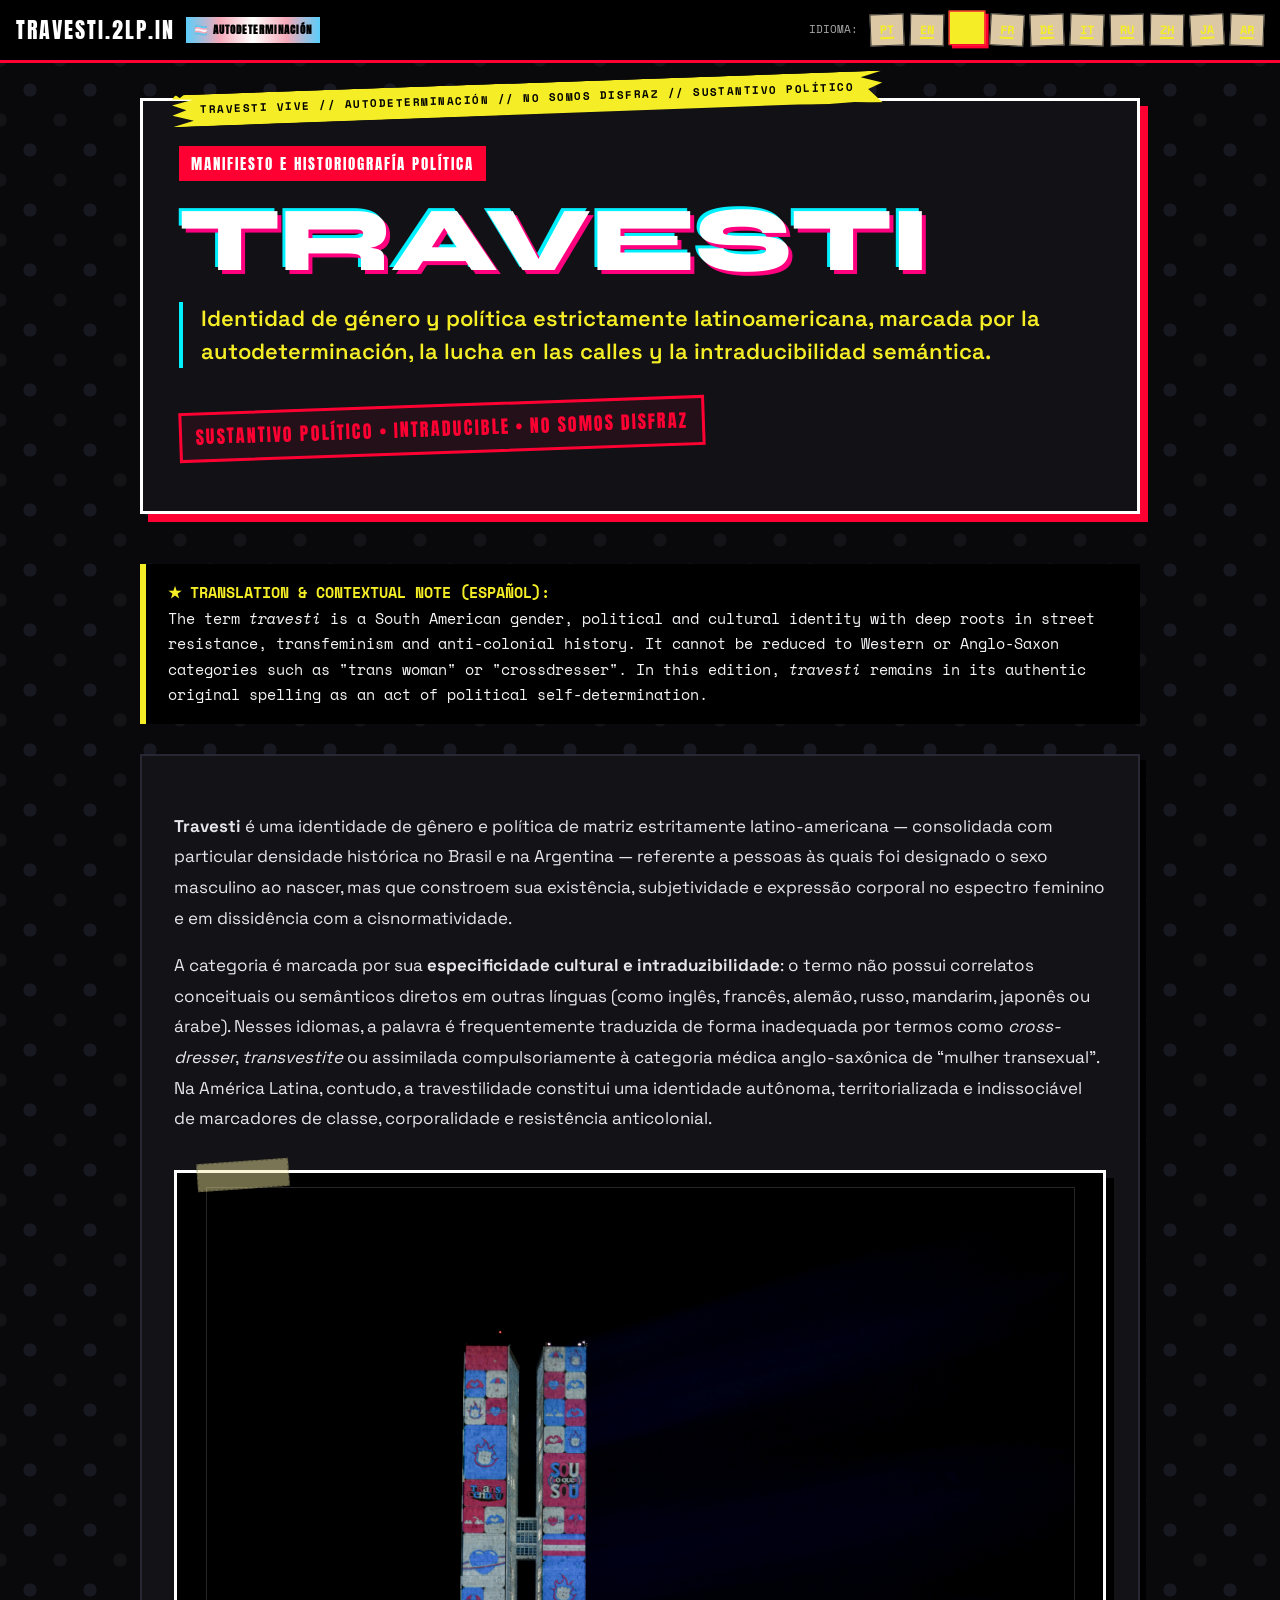
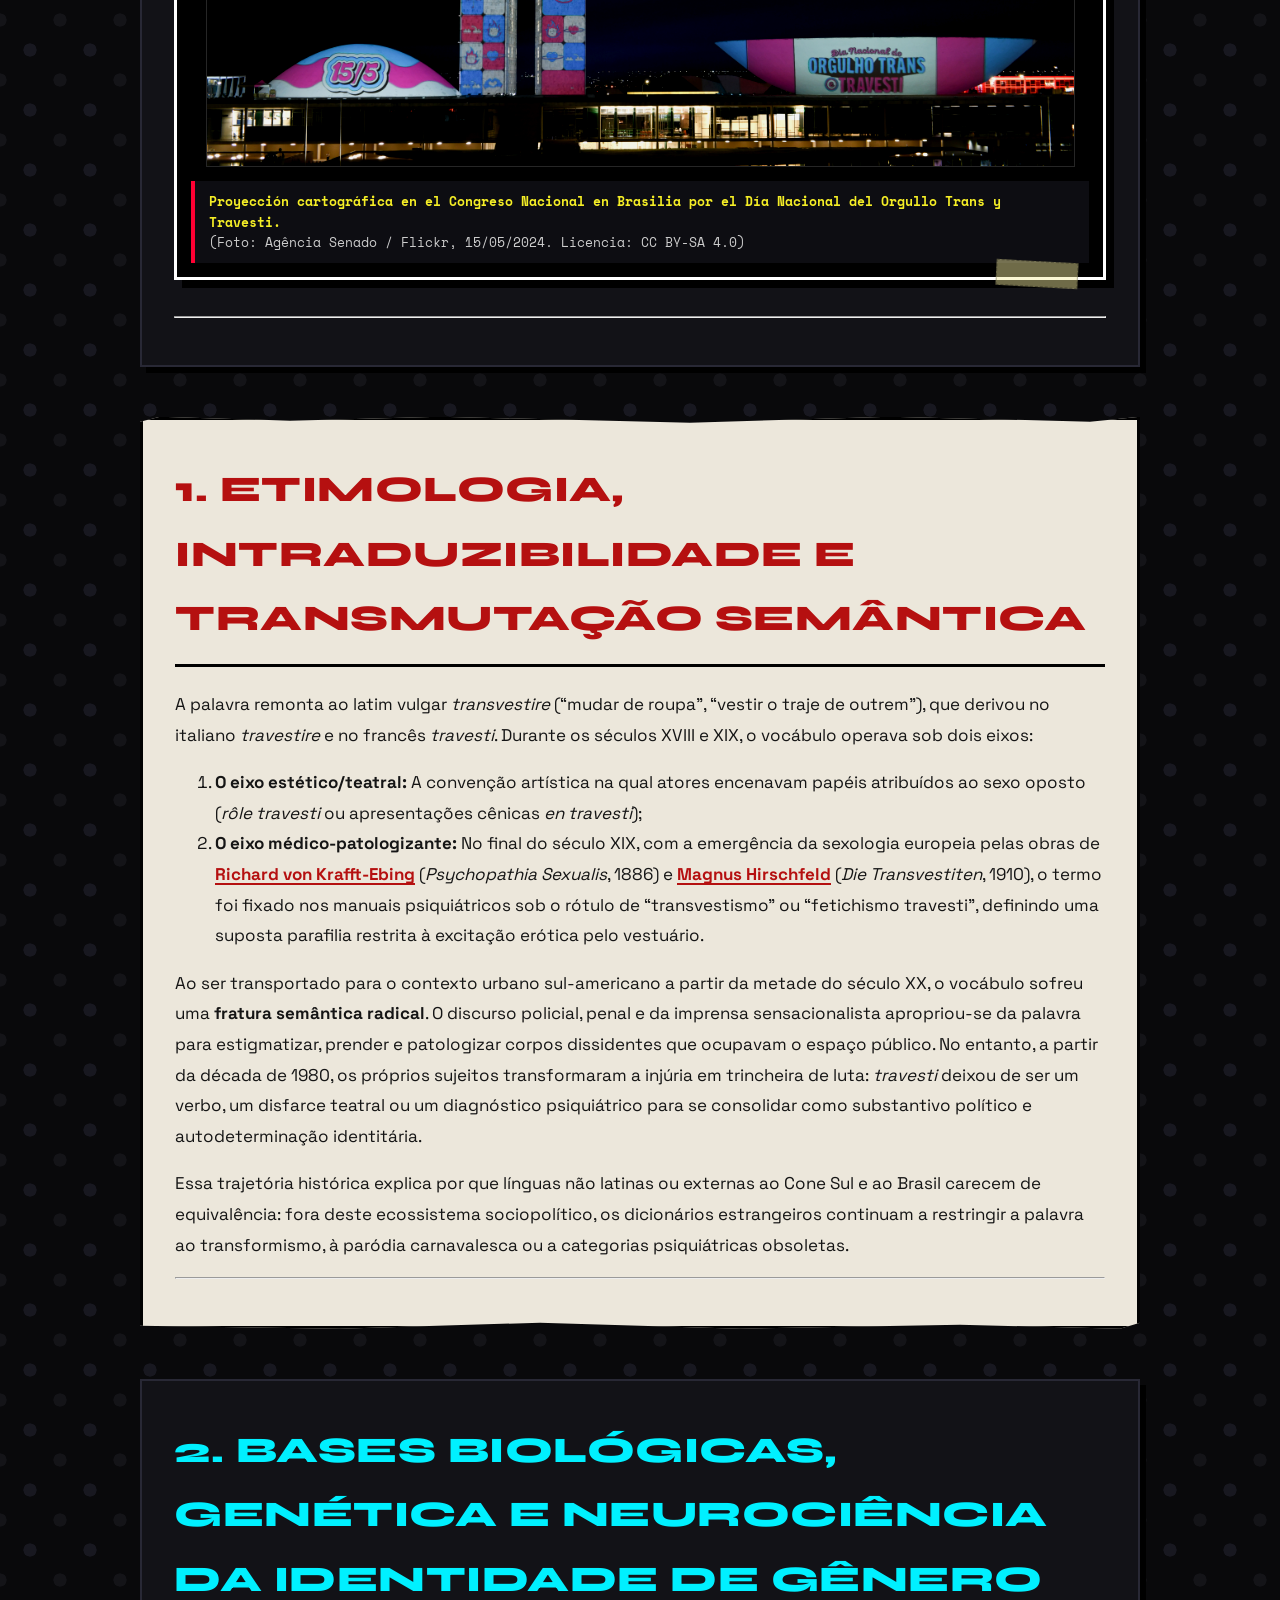
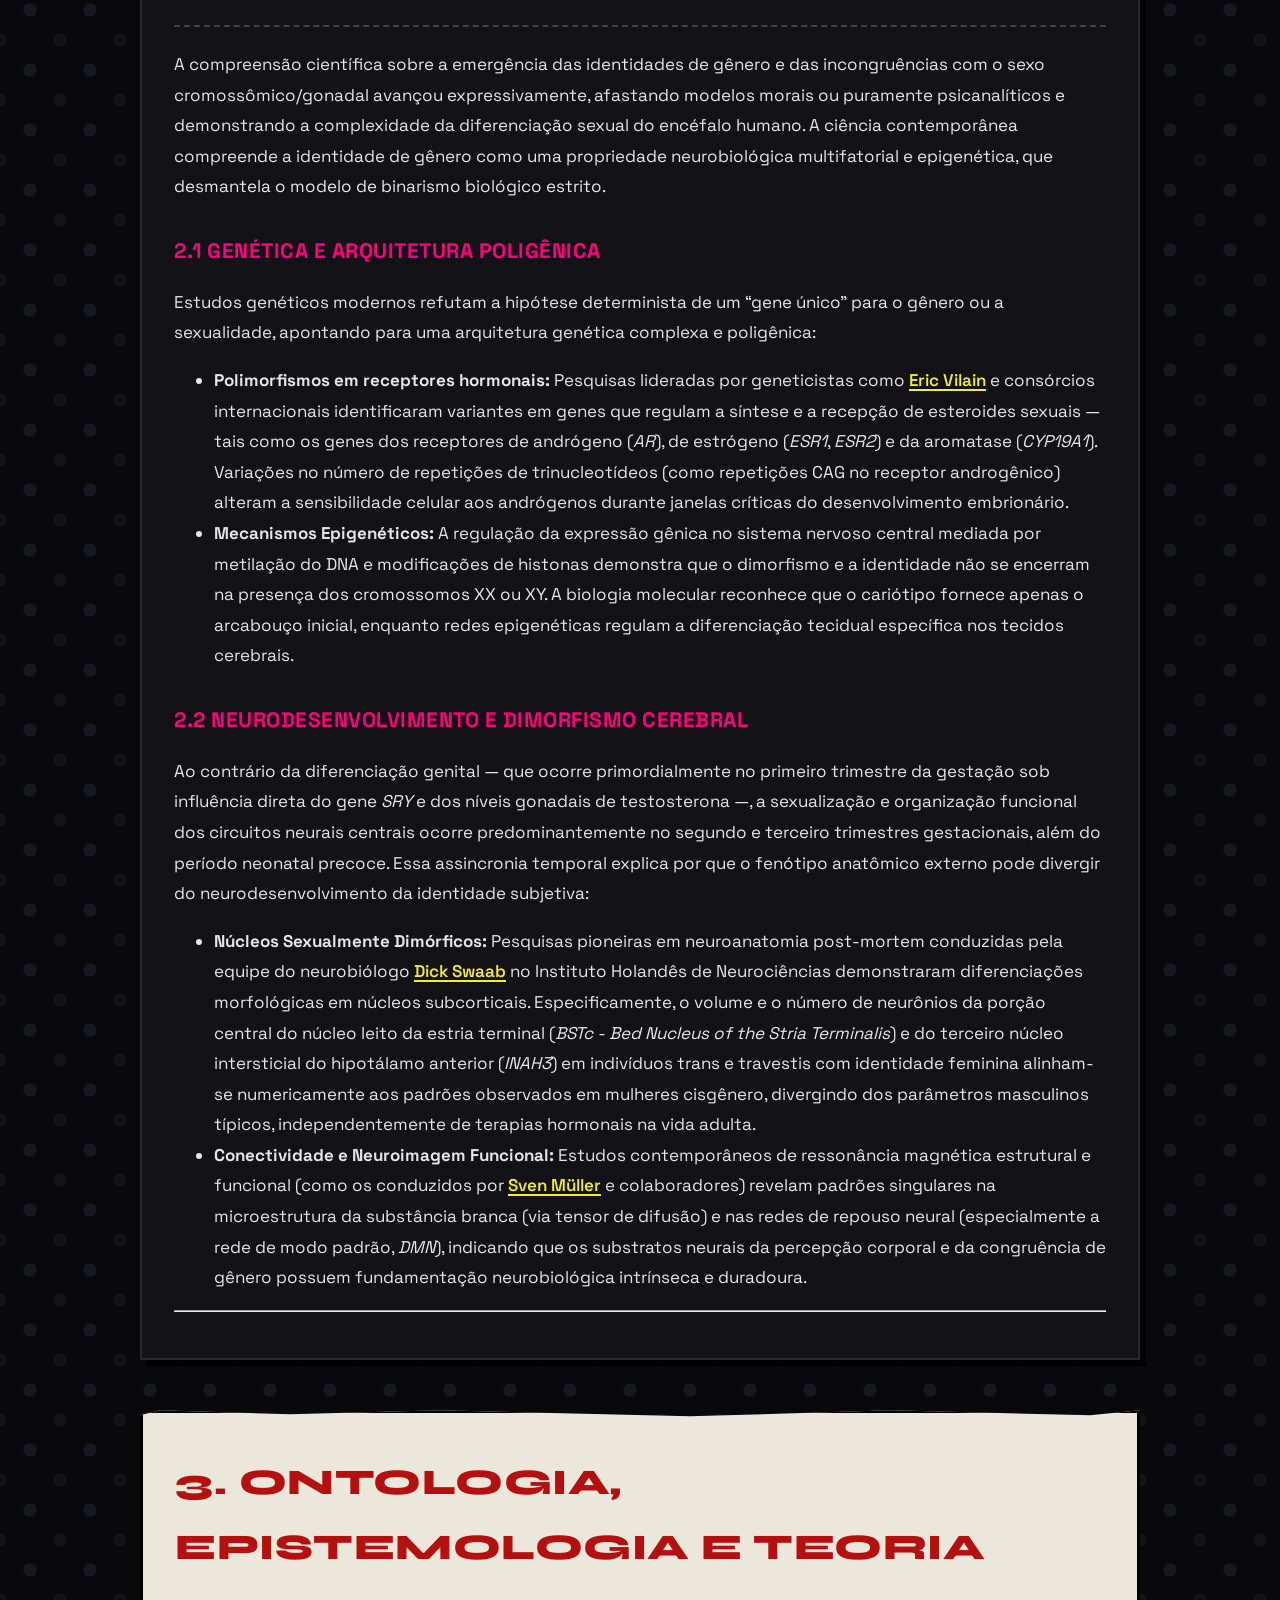
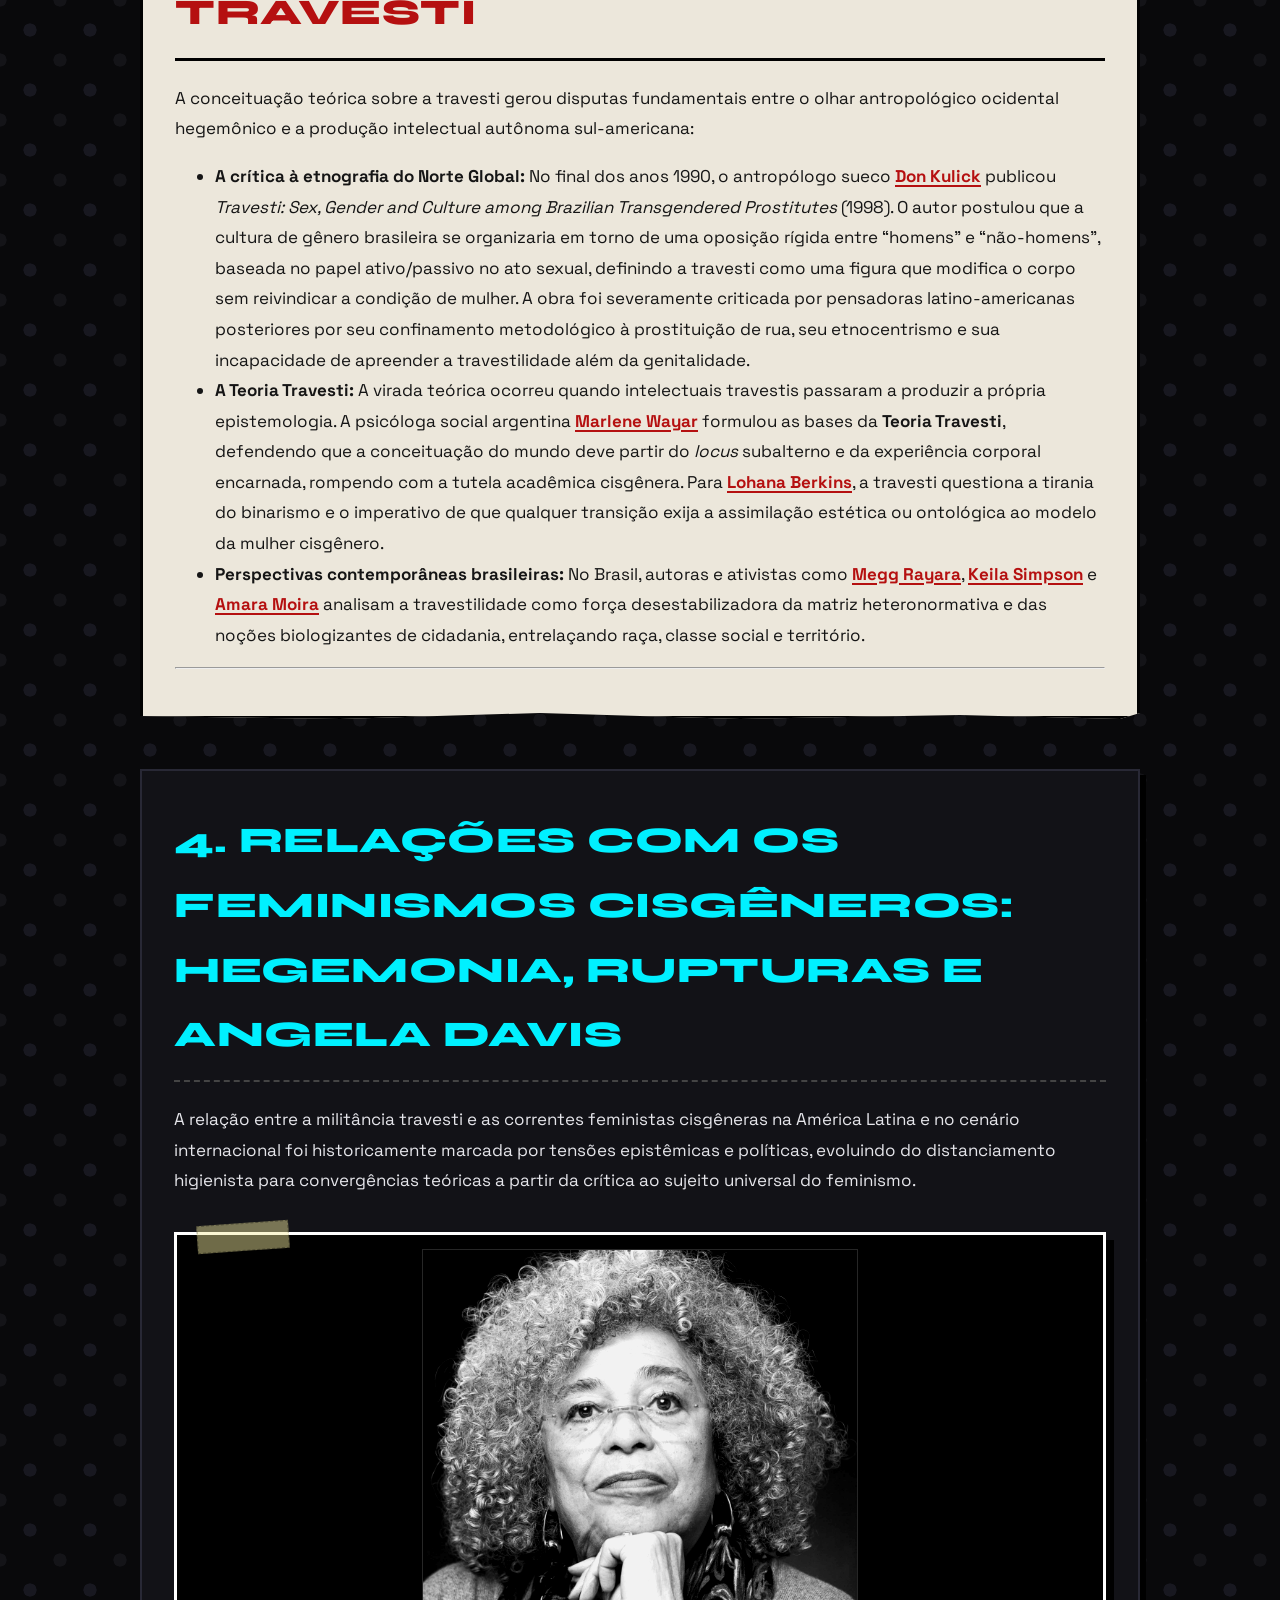
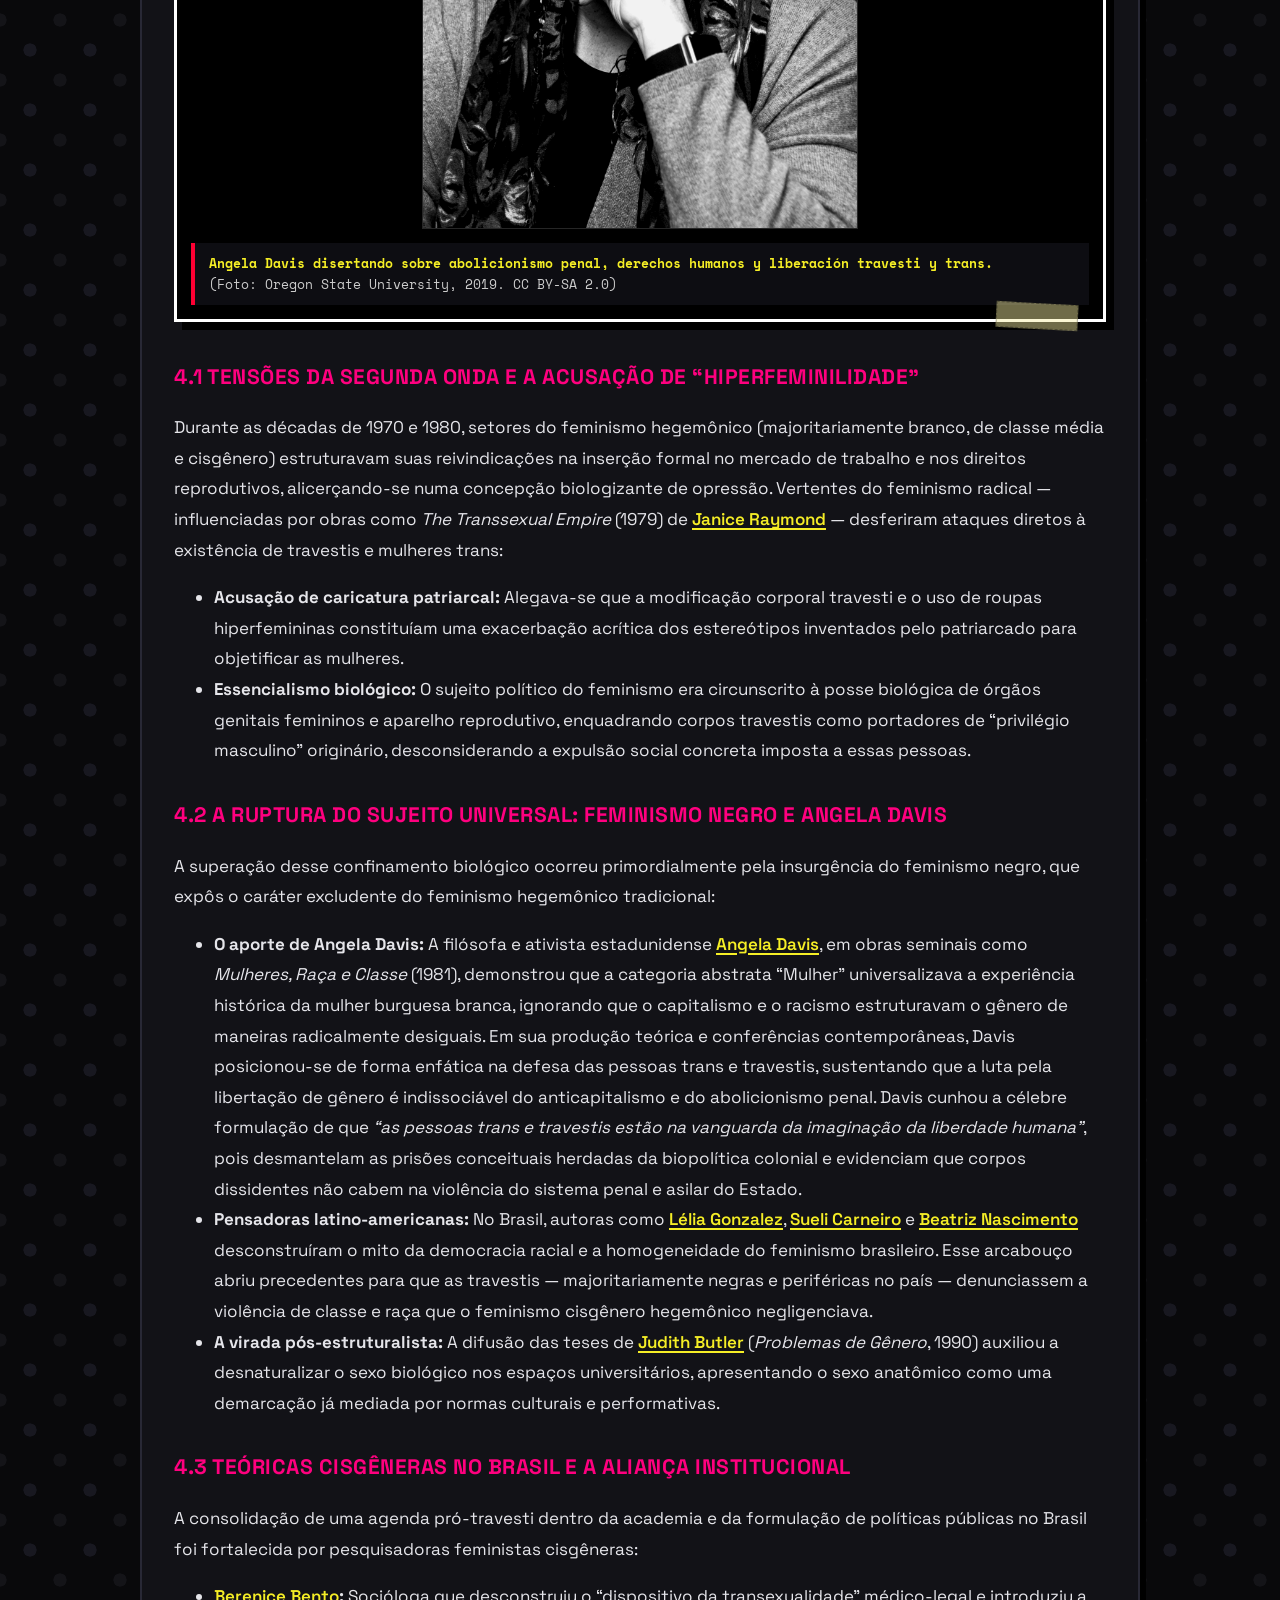
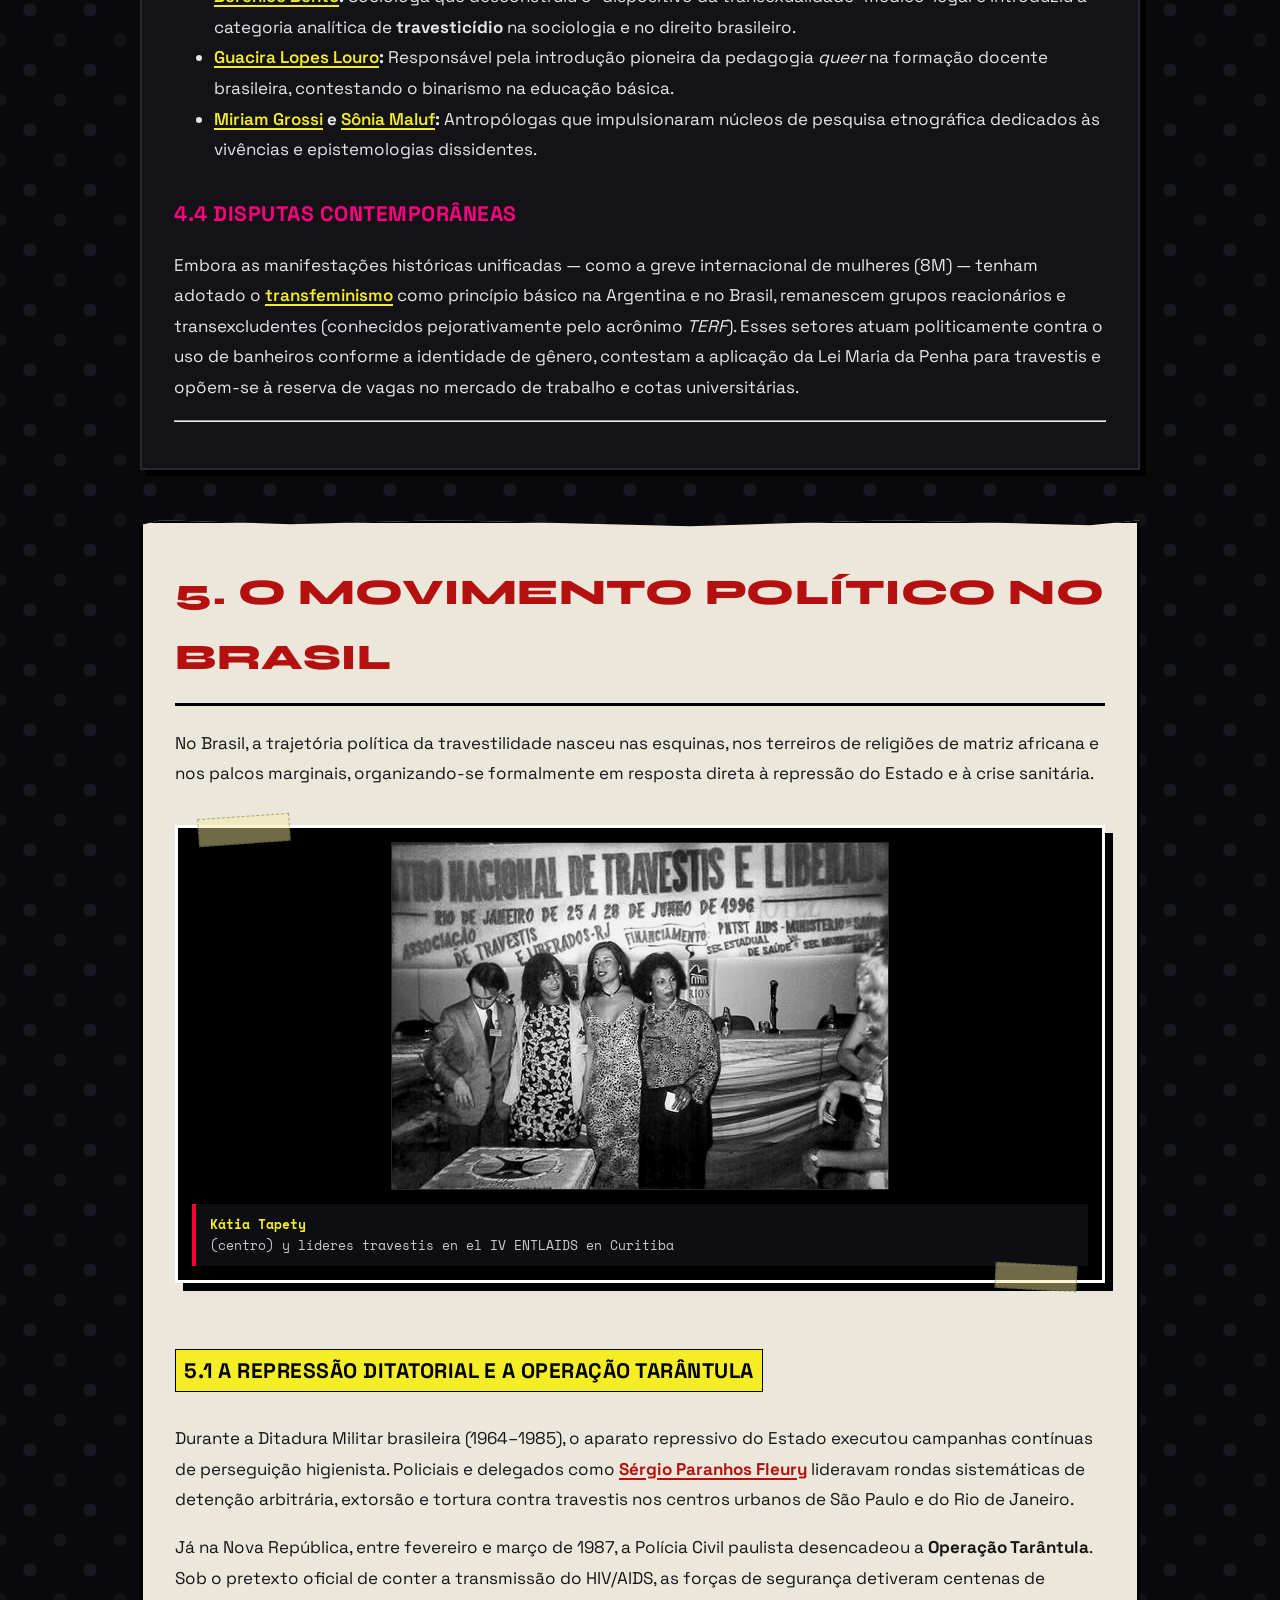
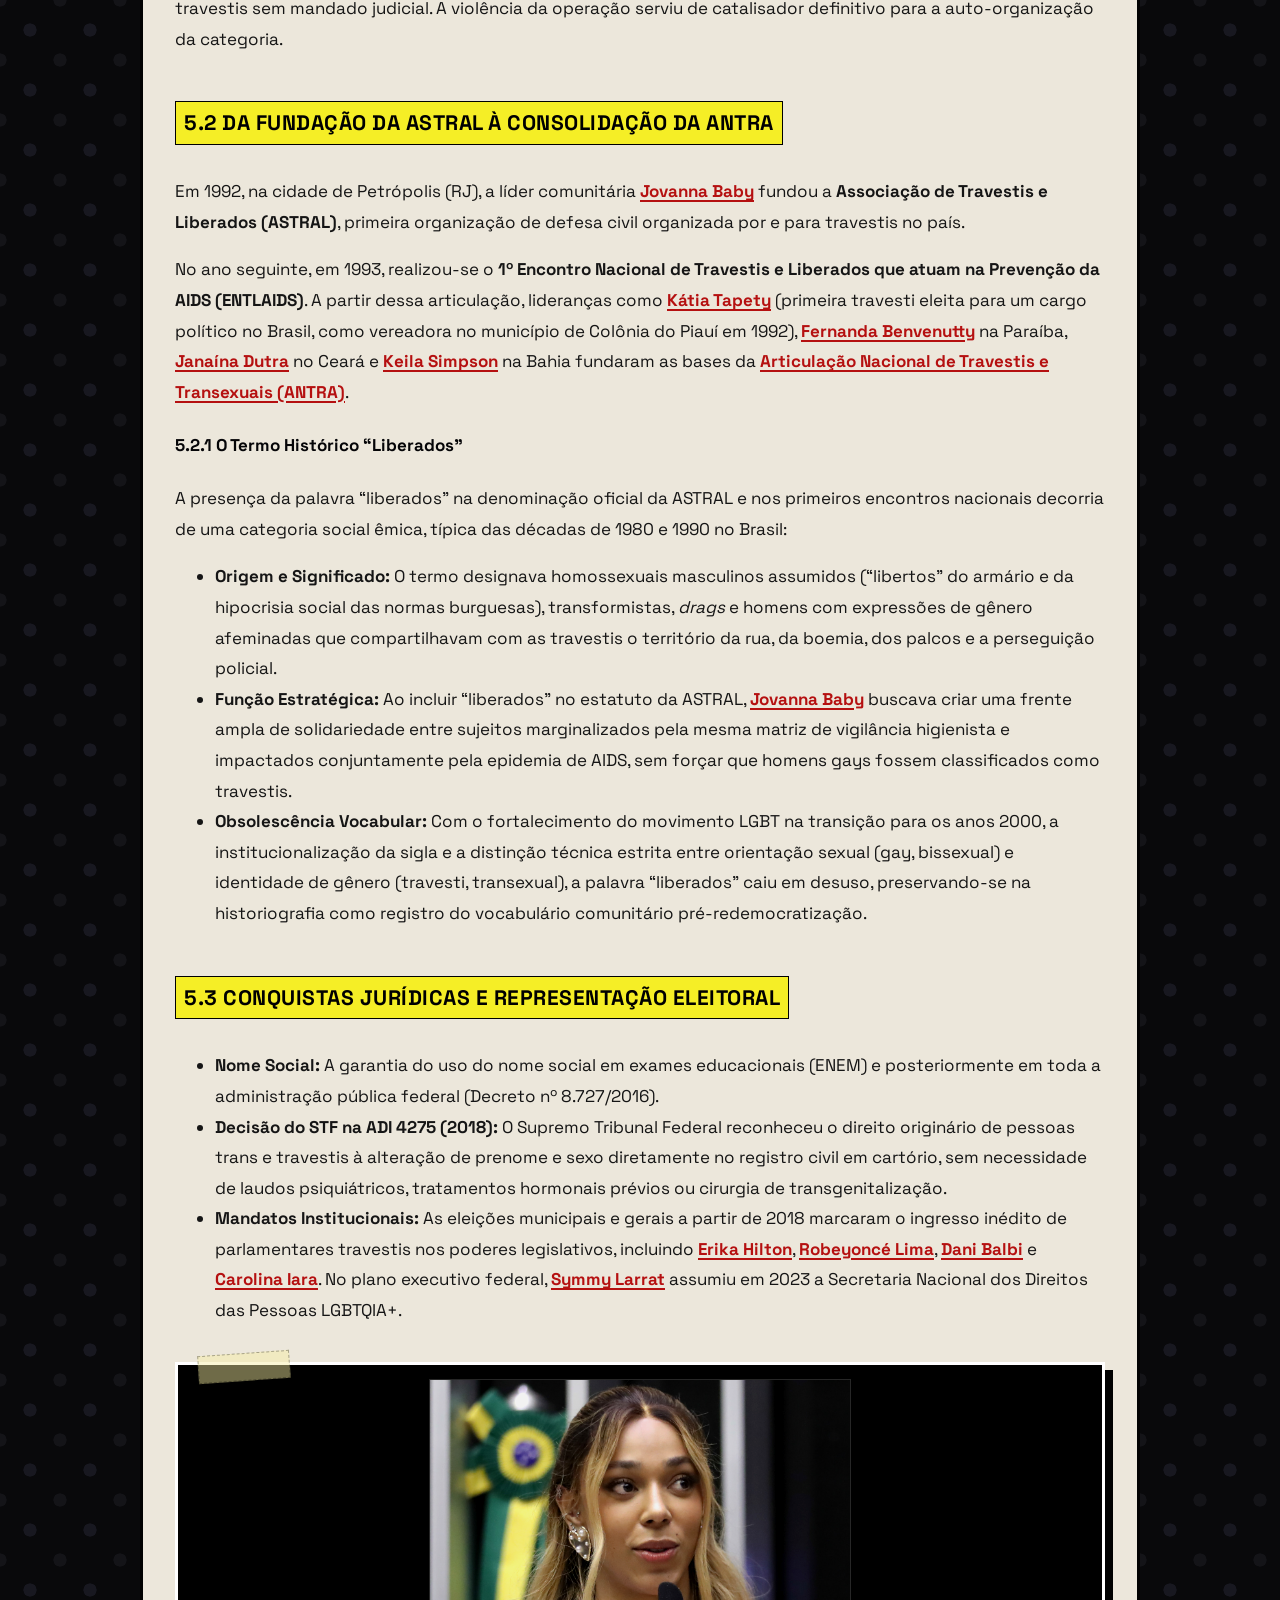
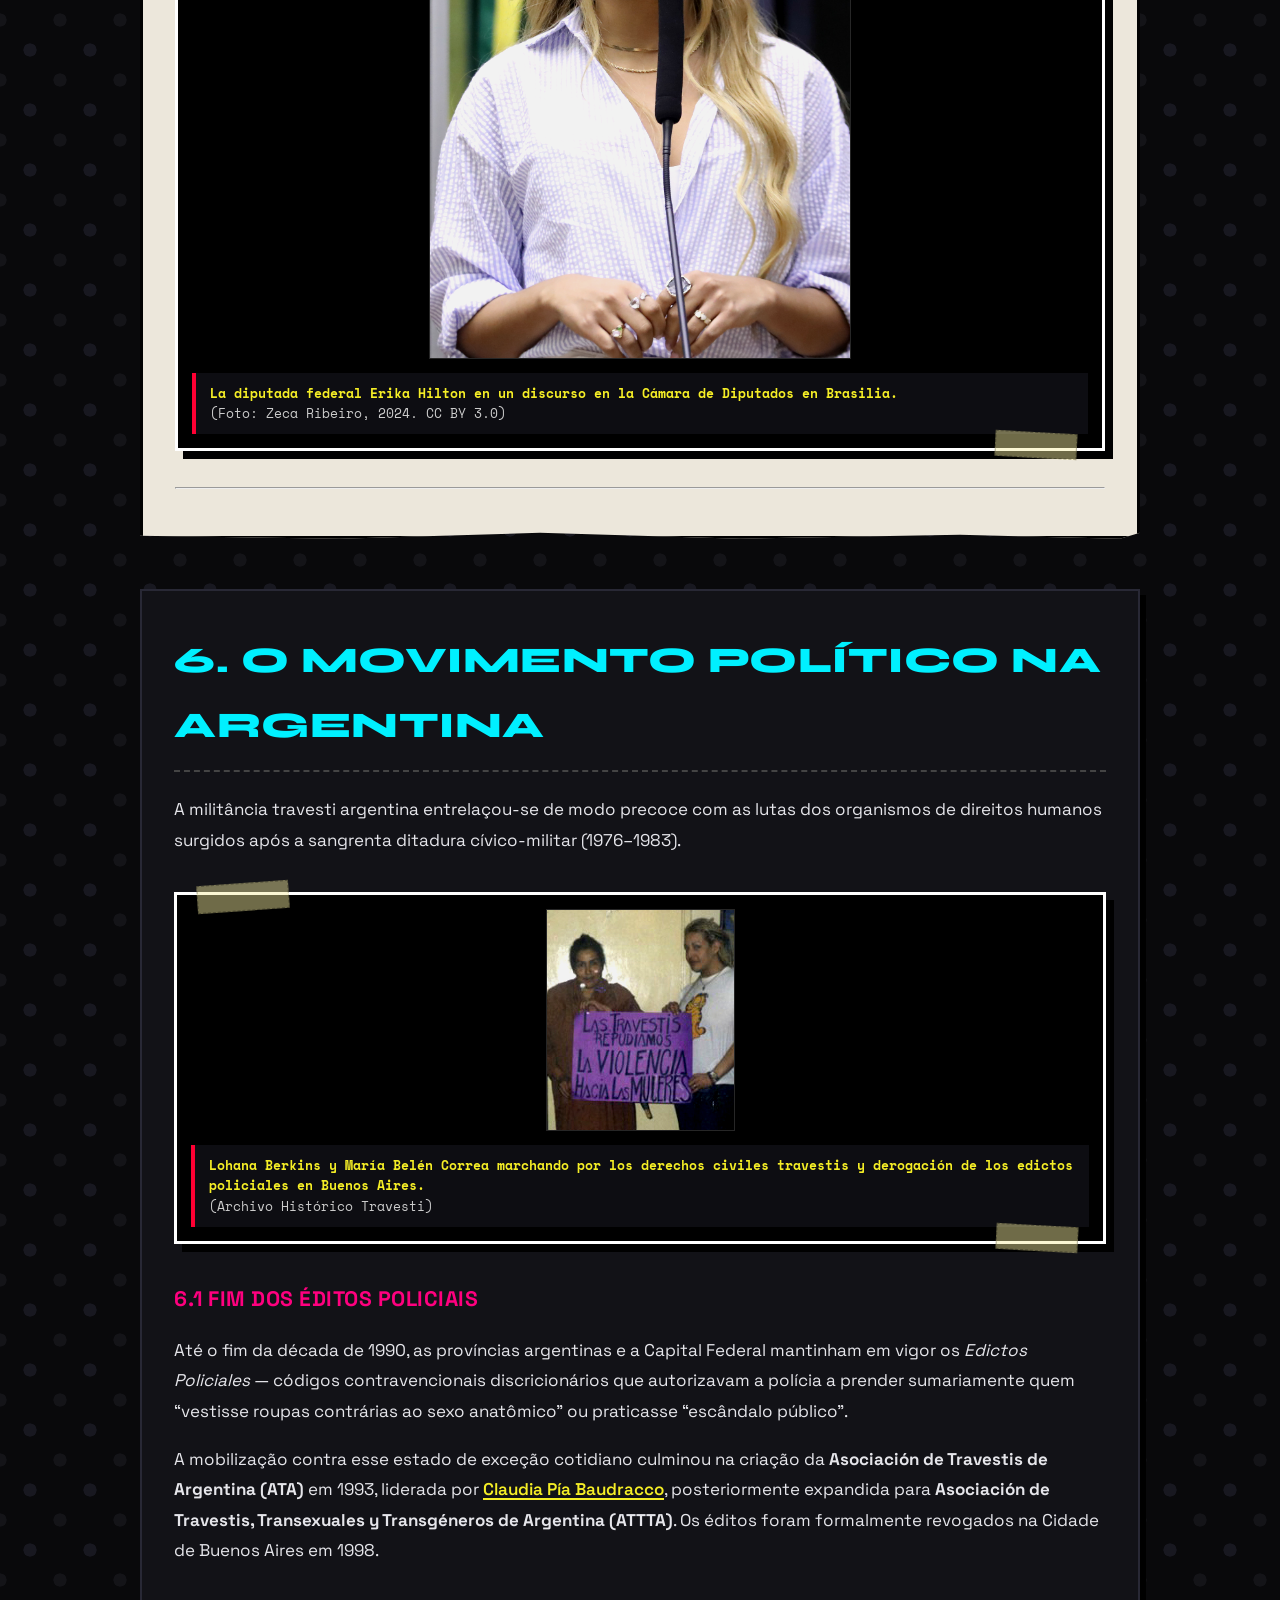
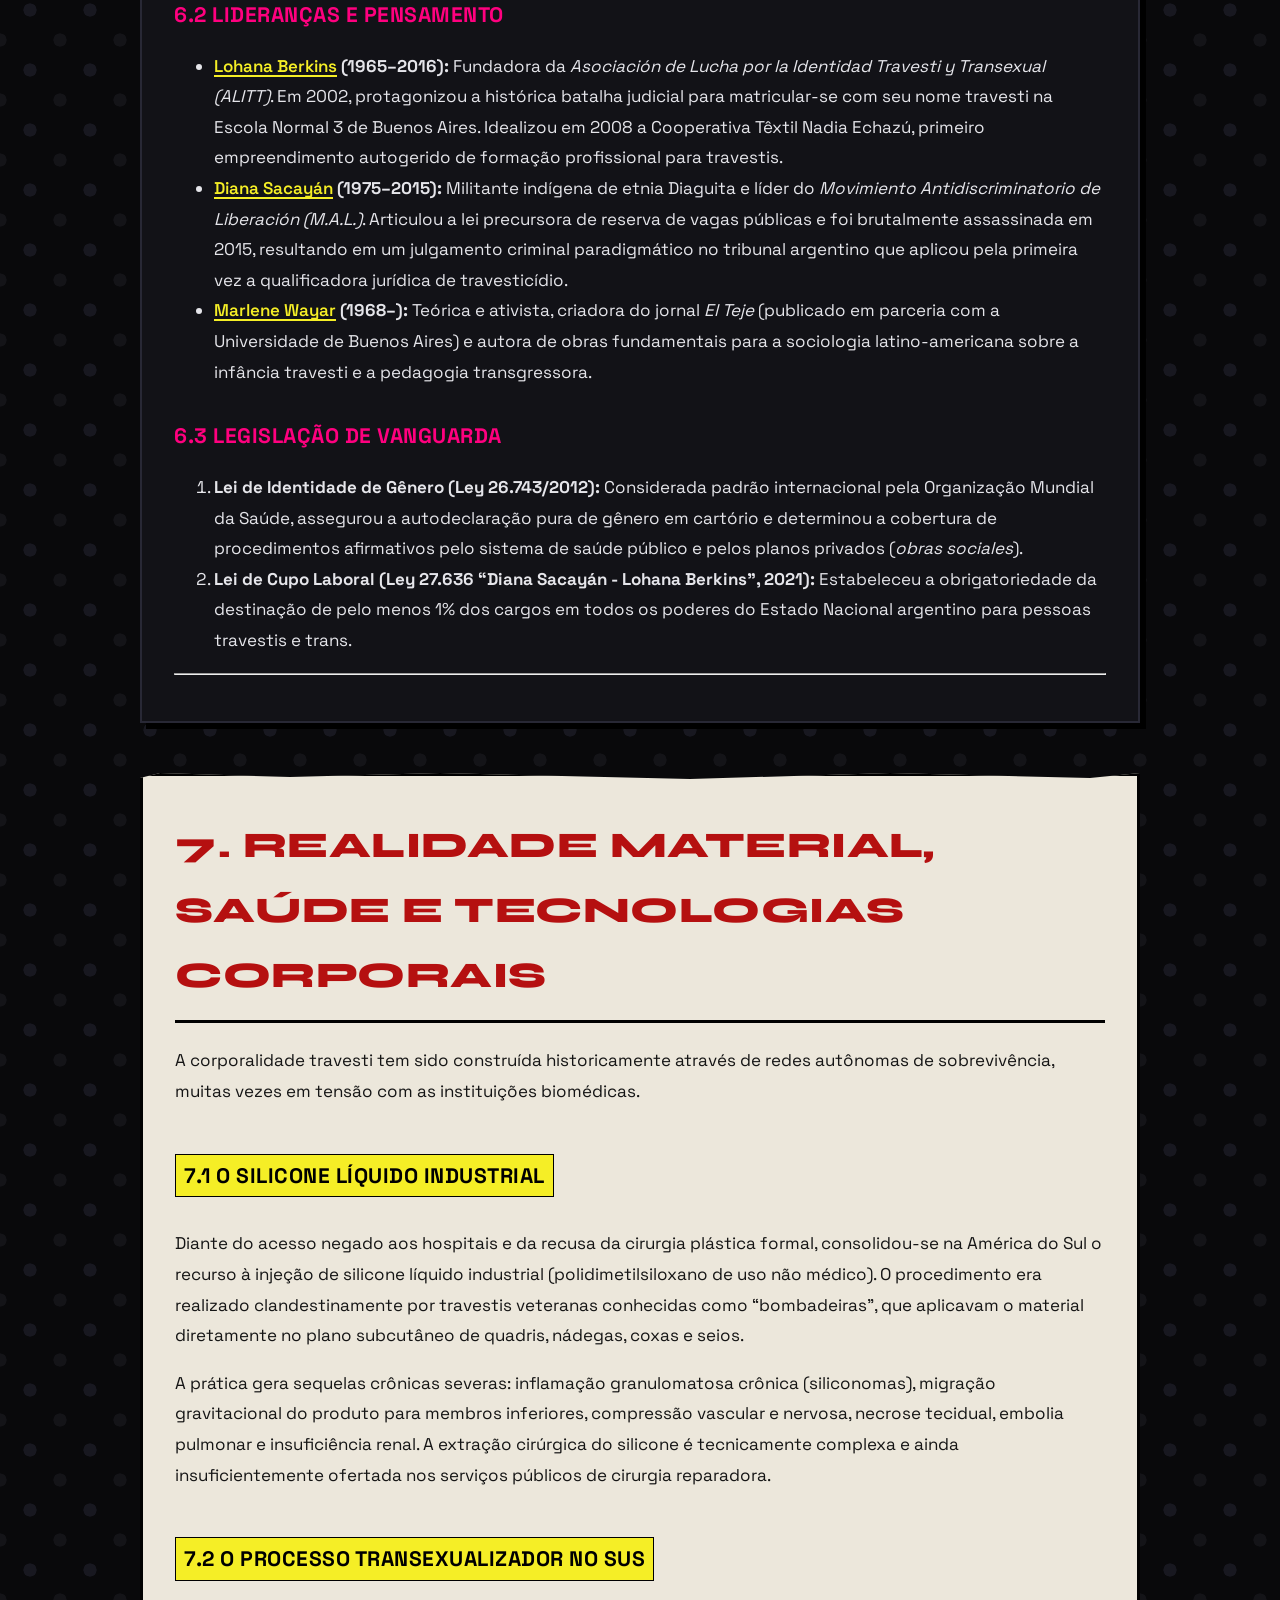
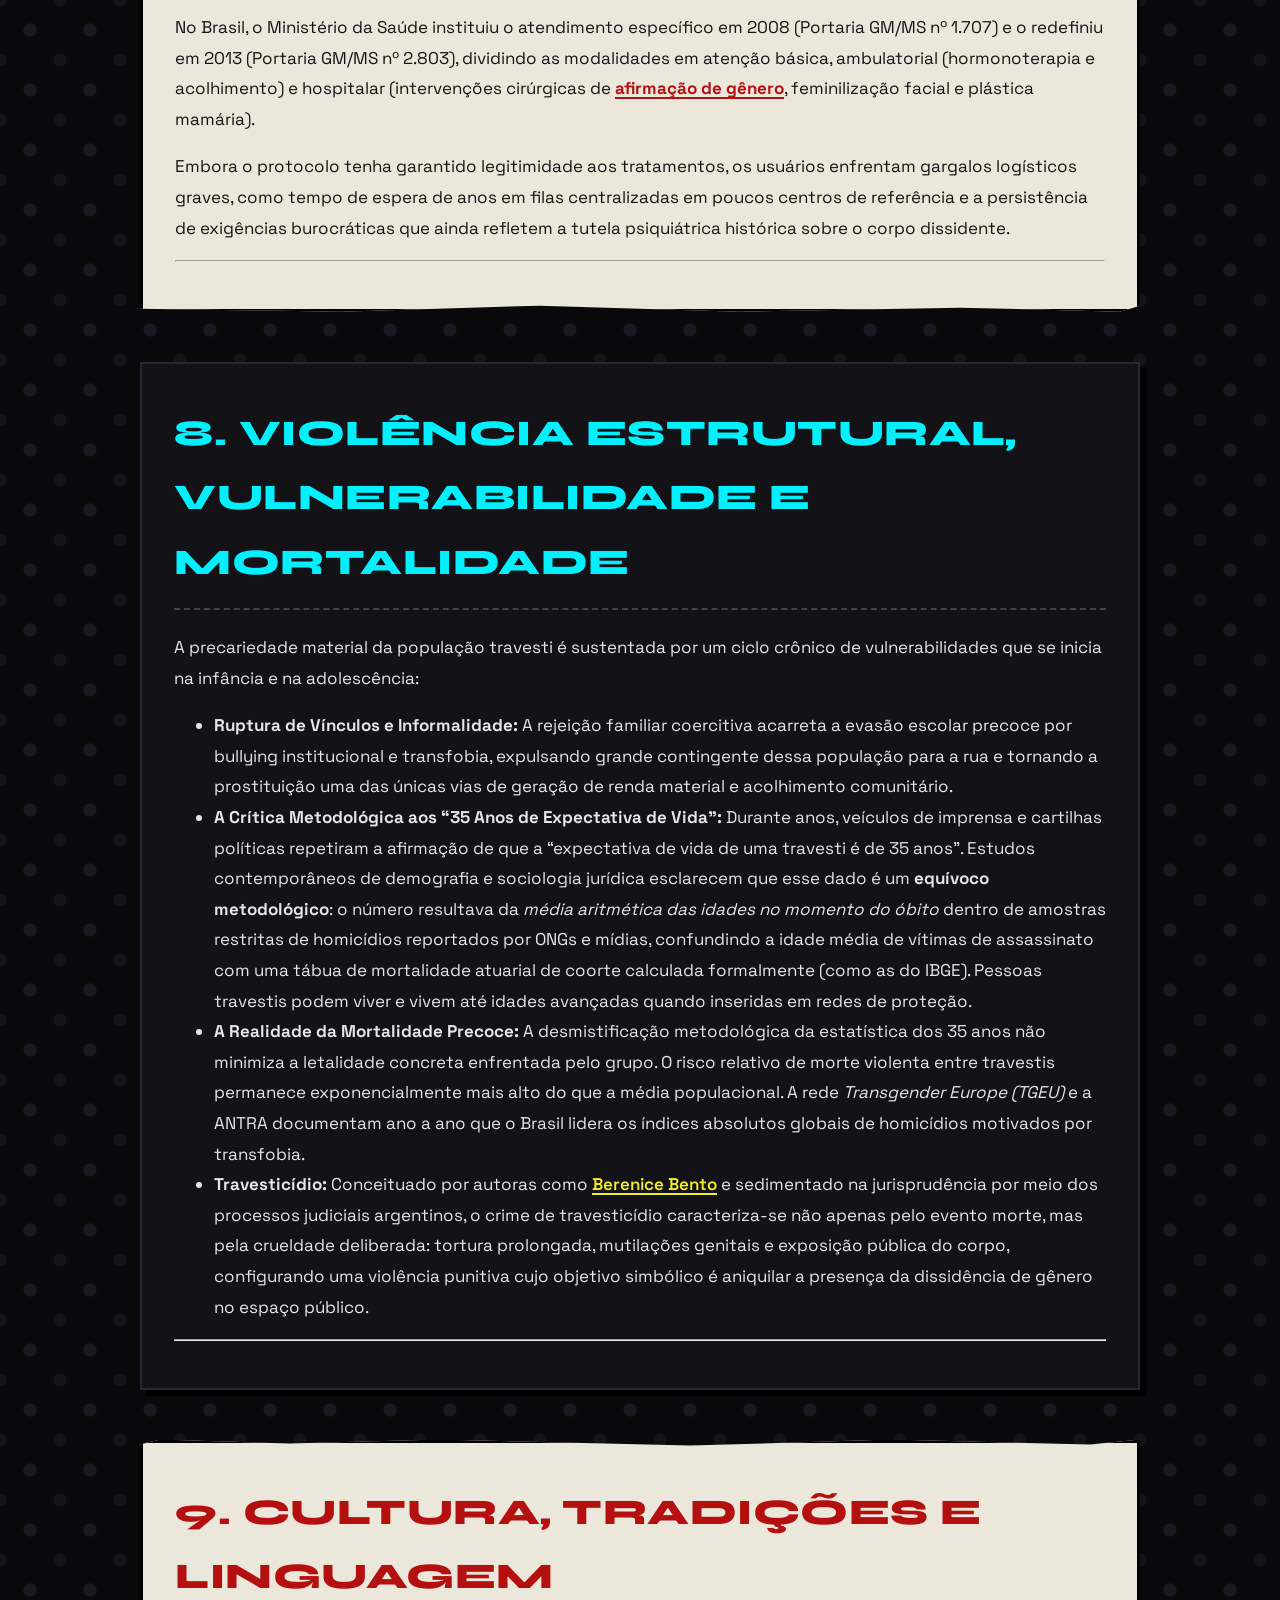
<file: site/es/index.html>
<!DOCTYPE html>
<html lang="es" dir="ltr">
<head>
    <meta charset="UTF-8">
    <meta name="viewport" content="width=device-width, initial-scale=1.0">
    <title>Travesti (identidad de género y política) — travesti.2lp.in</title>
    <meta name="description" content="Historia, etimología, teoría disidente, neurobiología y luchas políticas de la travestilidad en Brasil y América Latina.">
    
    <!-- Open Graph & Twitter Cards -->
    <meta property="og:title" content="Travesti (identidad de género y política)">
    <meta property="og:description" content="Historia, etimología, teoría disidente, neurobiología y luchas políticas de la travestilidad en Brasil y América Latina.">
    <meta property="og:image" content="https://travesti.2lp.in/assets/Orgulho_Trans_Travesti_Congresso_Nacional.jpg">
    <meta property="og:type" content="article">
    <meta property="og:url" content="https://travesti.2lp.in/es/">
    <meta name="twitter:card" content="summary_large_image">
    
    <!-- Links Canônicos Multilíngues (Norma GOST) -->
    <link rel="canonical" href="https://travesti.2lp.in/es/">
    <link rel="alternate" hreflang="pt" href="https://travesti.2lp.in/pt/"> <link rel="alternate" hreflang="en" href="https://travesti.2lp.in/en/"> <link rel="alternate" hreflang="es" href="https://travesti.2lp.in/es/"> <link rel="alternate" hreflang="fr" href="https://travesti.2lp.in/fr/"> <link rel="alternate" hreflang="de" href="https://travesti.2lp.in/de/"> <link rel="alternate" hreflang="it" href="https://travesti.2lp.in/it/"> <link rel="alternate" hreflang="ru" href="https://travesti.2lp.in/ru/"> <link rel="alternate" hreflang="zh" href="https://travesti.2lp.in/zh/"> <link rel="alternate" hreflang="ja" href="https://travesti.2lp.in/ja/"> <link rel="alternate" hreflang="ar" href="https://travesti.2lp.in/ar/">
    <link rel="alternate" hreflang="x-default" href="https://travesti.2lp.in/">

    <link rel="stylesheet" href="../assets/style.css?v=1790651706">
</head>
<body>
    <!-- Barra Superior de Fita Adesiva -->
    <nav class="top-tape-bar" aria-label="Seletor de Idiomas">
        <div class="tape-brand">
            <span>TRAVESTI.2LP.IN</span>
            <span class="badge-trans">🏳️‍⚧️ AUTODETERMINACIÓN</span>
        </div>
        <div class="lang-selector-tape">
            <span style="font-family: 'Space Mono', monospace; font-size: 11px; color: #aaa; align-self: center; margin-right: 6px;">IDIOMA:</span>
            <a href="../pt/" class="lang-tape-item " style="--rot:-2;">PT</a>
<a href="../en/" class="lang-tape-item " style="--rot:1;">EN</a>
<a href="../es/" class="lang-tape-item active" style="--rot:-1;">ES</a>
<a href="../fr/" class="lang-tape-item " style="--rot:3;">FR</a>
<a href="../de/" class="lang-tape-item " style="--rot:-2;">DE</a>
<a href="../it/" class="lang-tape-item " style="--rot:2;">IT</a>
<a href="../ru/" class="lang-tape-item " style="--rot:-1;">RU</a>
<a href="../zh/" class="lang-tape-item " style="--rot:1;">ZH</a>
<a href="../ja/" class="lang-tape-item " style="--rot:-3;">JA</a>
<a href="../ar/" class="lang-tape-item " style="--rot:2;">AR</a>
        </div>
    </nav>

    <!-- Conteúdo Zine Anti-Design -->
    <main class="zine-container">
        <!-- Capa / Manchete de Choque com Duct Tape Além da Borda -->
        <div class="hero-wrapper">
            <div class="duct-tape">TRAVESTI VIVE // AUTODETERMINACIÓN // NO SOMOS DISFRAZ // SUSTANTIVO POLÍTICO</div>
            <header class="hero-zine-cover">
                <div class="zine-tag-insurgente">MANIFIESTO E HISTORIOGRAFÍA POLÍTICA</div>
                <h1 class="hero-title-glitch">TRAVESTI</h1>
                <div class="hero-subtitle-manifesto">Identidad de género y política estrictamente latinoamericana, marcada por la autodeterminación, la lucha en las calles y la intraducibilidad semántica.</div>
                <div class="stamp-box">SUSTANTIVO POLÍTICO • INTRADUCIBLE • NO SOMOS DISFRAZ</div>
            </header>
        </div>

        
        <div class="tarja-choque-preta" style="border-left-color: var(--cor-amarelo-manifesto); margin-bottom: 30px;">
            <strong>★ TRANSLATION &amp; CONTEXTUAL NOTE (ESPAÑOL):</strong><br>
            The term <em>travesti</em> is a South American gender, political and cultural identity with deep roots in street resistance, transfeminism and anti-colonial history. It cannot be reduced to Western or Anglo-Saxon categories such as "trans woman" or "crossdresser". In this edition, <em>travesti</em> remains in its authentic original spelling as an act of political self-determination.
        </div>
        

        <!-- Corpo do Ensaio com Rasgos e Intervenções -->
        <article class="article-zine-body">
            <section class="paper-section"><p><strong>Travesti</strong> é uma identidade de gênero e política de matriz estritamente latino-americana — consolidada com particular densidade histórica no Brasil e na Argentina — referente a pessoas às quais foi designado o sexo masculino ao nascer, mas que constroem sua existência, subjetividade e expressão corporal no espectro feminino e em dissidência com a cisnormatividade.</p>
<p>A categoria é marcada por sua <strong>especificidade cultural e intraduzibilidade</strong>: o termo não possui correlatos conceituais ou semânticos diretos em outras línguas (como inglês, francês, alemão, russo, mandarim, japonês ou árabe). Nesses idiomas, a palavra é frequentemente traduzida de forma inadequada por termos como <em>cross-dresser</em>, <em>transvestite</em> ou assimilada compulsoriamente à categoria médica anglo-saxônica de &ldquo;mulher transexual&rdquo;. Na América Latina, contudo, a travestilidade constitui uma identidade autônoma, territorializada e indissociável de marcadores de classe, corporalidade e resistência anticolonial.</p>
<div class="photo-street-frame">
    <img src="../assets/Orgulho_Trans_Travesti_Congresso_Nacional.jpg" alt="Proyección cartográfica en el Congreso Nacional en Brasilia por el Día Nacional del Orgullo Trans y Travesti. (Foto: Agência Senado / Flickr, 15/05/2024. Licencia: CC BY-SA 4.0)" class="photo-street-img" loading="lazy">
    <div class="photo-street-caption">
        <strong>Proyección cartográfica en el Congreso Nacional en Brasilia por el Día Nacional del Orgullo Trans y Travesti.</strong><br>
        <span>(Foto: Agência Senado / Flickr, 15/05/2024. Licencia: CC BY-SA 4.0)</span>
    </div>
</div>

<hr />
</section>
<section class="paper-section torn-paper">
<h2>1. Etimologia, Intraduzibilidade e Transmutação Semântica</h2>

<p>A palavra remonta ao latim vulgar <em>transvestire</em> (&ldquo;mudar de roupa&rdquo;, &ldquo;vestir o traje de outrem&rdquo;), que derivou no italiano <em>travestire</em> e no francês <em>travesti</em>. Durante os séculos XVIII e XIX, o vocábulo operava sob dois eixos:</p>
<ol>
<li><strong>O eixo estético/teatral:</strong> A convenção artística na qual atores encenavam papéis atribuídos ao sexo oposto (<em>rôle travesti</em> ou apresentações cênicas <em>en travesti</em>);</li>
<li><strong>O eixo médico-patologizante:</strong> No final do século XIX, com a emergência da sexologia europeia pelas obras de <a href="https://pt.wikipedia.org/wiki/Richard_von_Krafft-Ebing">Richard von Krafft-Ebing</a> (<em>Psychopathia Sexualis</em>, 1886) e <a href="https://pt.wikipedia.org/wiki/Magnus_Hirschfeld">Magnus Hirschfeld</a> (<em>Die Transvestiten</em>, 1910), o termo foi fixado nos manuais psiquiátricos sob o rótulo de &ldquo;transvestismo&rdquo; ou &ldquo;fetichismo travesti&rdquo;, definindo uma suposta parafilia restrita à excitação erótica pelo vestuário.</li>
</ol>
<p>Ao ser transportado para o contexto urbano sul-americano a partir da metade do século XX, o vocábulo sofreu uma <strong>fratura semântica radical</strong>. O discurso policial, penal e da imprensa sensacionalista apropriou-se da palavra para estigmatizar, prender e patologizar corpos dissidentes que ocupavam o espaço público. No entanto, a partir da década de 1980, os próprios sujeitos transformaram a injúria em trincheira de luta: <em>travesti</em> deixou de ser um verbo, um disfarce teatral ou um diagnóstico psiquiátrico para se consolidar como substantivo político e autodeterminação identitária.</p>
<p>Essa trajetória histórica explica por que línguas não latinas ou externas ao Cone Sul e ao Brasil carecem de equivalência: fora deste ecossistema sociopolítico, os dicionários estrangeiros continuam a restringir a palavra ao transformismo, à paródia carnavalesca ou a categorias psiquiátricas obsoletas.</p>
<hr />

</section>
<section class="paper-section">
<h2>2. Bases Biológicas, Genética e Neurociência da Identidade de Gênero</h2>

<p>A compreensão científica sobre a emergência das identidades de gênero e das incongruências com o sexo cromossômico/gonadal avançou expressivamente, afastando modelos morais ou puramente psicanalíticos e demonstrando a complexidade da diferenciação sexual do encéfalo humano. A ciência contemporânea compreende a identidade de gênero como uma propriedade neurobiológica multifatorial e epigenética, que desmantela o modelo de binarismo biológico estrito.</p>
<h3>2.1 Genética e Arquitetura Poligênica</h3>
<p>Estudos genéticos modernos refutam a hipótese determinista de um &ldquo;gene único&rdquo; para o gênero ou a sexualidade, apontando para uma arquitetura genética complexa e poligênica:</p>
<ul>
<li><strong>Polimorfismos em receptores hormonais:</strong> Pesquisas lideradas por geneticistas como <a href="https://en.wikipedia.org/wiki/Eric_Vilain">Eric Vilain</a> e consórcios internacionais identificaram variantes em genes que regulam a síntese e a recepção de esteroides sexuais — tais como os genes dos receptores de andrógeno (<em>AR</em>), de estrógeno (<em>ESR1</em>, <em>ESR2</em>) e da aromatase (<em>CYP19A1</em>). Variações no número de repetições de trinucleotídeos (como repetições CAG no receptor androgênico) alteram a sensibilidade celular aos andrógenos durante janelas críticas do desenvolvimento embrionário.</li>
<li><strong>Mecanismos Epigenéticos:</strong> A regulação da expressão gênica no sistema nervoso central mediada por metilação do DNA e modificações de histonas demonstra que o dimorfismo e a identidade não se encerram na presença dos cromossomos XX ou XY. A biologia molecular reconhece que o cariótipo fornece apenas o arcabouço inicial, enquanto redes epigenéticas regulam a diferenciação tecidual específica nos tecidos cerebrais.</li>
</ul>
<h3>2.2 Neurodesenvolvimento e Dimorfismo Cerebral</h3>
<p>Ao contrário da diferenciação genital — que ocorre primordialmente no primeiro trimestre da gestação sob influência direta do gene <em>SRY</em> e dos níveis gonadais de testosterona —, a sexualização e organização funcional dos circuitos neurais centrais ocorre predominantemente no segundo e terceiro trimestres gestacionais, além do período neonatal precoce. Essa assincronia temporal explica por que o fenótipo anatômico externo pode divergir do neurodesenvolvimento da identidade subjetiva:</p>
<ul>
<li><strong>Núcleos Sexualmente Dimórficos:</strong> Pesquisas pioneiras em neuroanatomia post-mortem conduzidas pela equipe do neurobiólogo <a href="https://en.wikipedia.org/wiki/Dick_Swaab">Dick Swaab</a> no Instituto Holandês de Neurociências demonstraram diferenciações morfológicas em núcleos subcorticais. Especificamente, o volume e o número de neurônios da porção central do núcleo leito da estria terminal (<em>BSTc - Bed Nucleus of the Stria Terminalis</em>) e do terceiro núcleo intersticial do hipotálamo anterior (<em>INAH3</em>) em indivíduos trans e travestis com identidade feminina alinham-se numericamente aos padrões observados em mulheres cisgênero, divergindo dos parâmetros masculinos típicos, independentemente de terapias hormonais na vida adulta.</li>
<li><strong>Conectividade e Neuroimagem Funcional:</strong> Estudos contemporâneos de ressonância magnética estrutural e funcional (como os conduzidos por <a href="https://en.wikipedia.org/wiki/Sven_M%C3%BCller_(psychologist)">Sven Müller</a> e colaboradores) revelam padrões singulares na microestrutura da substância branca (via tensor de difusão) e nas redes de repouso neural (especialmente a rede de modo padrão, <em>DMN</em>), indicando que os substratos neurais da percepção corporal e da congruência de gênero possuem fundamentação neurobiológica intrínseca e duradoura.</li>
</ul>
<hr />

</section>
<section class="paper-section torn-paper">
<h2>3. Ontologia, Epistemologia e Teoria Travesti</h2>

<p>A conceituação teórica sobre a travesti gerou disputas fundamentais entre o olhar antropológico ocidental hegemônico e a produção intelectual autônoma sul-americana:</p>
<ul>
<li><strong>A crítica à etnografia do Norte Global:</strong> No final dos anos 1990, o antropólogo sueco <a href="https://en.wikipedia.org/wiki/Don_Kulick">Don Kulick</a> publicou <em>Travesti: Sex, Gender and Culture among Brazilian Transgendered Prostitutes</em> (1998). O autor postulou que a cultura de gênero brasileira se organizaria em torno de uma oposição rígida entre &ldquo;homens&rdquo; e &ldquo;não-homens&rdquo;, baseada no papel ativo/passivo no ato sexual, definindo a travesti como uma figura que modifica o corpo sem reivindicar a condição de mulher. A obra foi severamente criticada por pensadoras latino-americanas posteriores por seu confinamento metodológico à prostituição de rua, seu etnocentrismo e sua incapacidade de apreender a travestilidade além da genitalidade.</li>
<li><strong>A Teoria Travesti:</strong> A virada teórica ocorreu quando intelectuais travestis passaram a produzir a própria epistemologia. A psicóloga social argentina <a href="https://pt.wikipedia.org/wiki/Marlene_Wayar">Marlene Wayar</a> formulou as bases da <strong>Teoria Travesti</strong>, defendendo que a conceituação do mundo deve partir do <em>locus</em> subalterno e da experiência corporal encarnada, rompendo com a tutela acadêmica cisgênera. Para <a href="https://pt.wikipedia.org/wiki/Lohana_Berkins">Lohana Berkins</a>, a travesti questiona a tirania do binarismo e o imperativo de que qualquer transição exija a assimilação estética ou ontológica ao modelo da mulher cisgênero.</li>
<li><strong>Perspectivas contemporâneas brasileiras:</strong> No Brasil, autoras e ativistas como <a href="https://pt.wikipedia.org/wiki/Megg_Rayara">Megg Rayara</a>, <a href="https://pt.wikipedia.org/wiki/Keila_Simpson">Keila Simpson</a> e <a href="https://pt.wikipedia.org/wiki/Amara_Moira">Amara Moira</a> analisam a travestilidade como força desestabilizadora da matriz heteronormativa e das noções biologizantes de cidadania, entrelaçando raça, classe social e território.</li>
</ul>
<hr />

</section>
<section class="paper-section">
<h2>4. Relações com os Feminismos Cisgêneros: Hegemonia, Rupturas e Angela Davis</h2>

<p>A relação entre a militância travesti e as correntes feministas cisgêneras na América Latina e no cenário internacional foi historicamente marcada por tensões epistêmicas e políticas, evoluindo do distanciamento higienista para convergências teóricas a partir da crítica ao sujeito universal do feminismo.</p>
<div class="photo-street-frame">
    <img src="../assets/Angela_Davis_2019.jpg" alt="Angela Davis disertando sobre abolicionismo penal, derechos humanos y liberación travesti y trans. (Foto: Oregon State University, 2019. CC BY-SA 2.0)" class="photo-street-img" loading="lazy">
    <div class="photo-street-caption">
        <strong>Angela Davis disertando sobre abolicionismo penal, derechos humanos y liberación travesti y trans.</strong><br>
        <span>(Foto: Oregon State University, 2019. CC BY-SA 2.0)</span>
    </div>
</div>

<h3>4.1 Tensões da Segunda Onda e a Acusação de &ldquo;Hiperfeminilidade&rdquo;</h3>
<p>Durante as décadas de 1970 e 1980, setores do feminismo hegemônico (majoritariamente branco, de classe média e cisgênero) estruturavam suas reivindicações na inserção formal no mercado de trabalho e nos direitos reprodutivos, alicerçando-se numa concepção biologizante de opressão. Vertentes do feminismo radical — influenciadas por obras como <em>The Transsexual Empire</em> (1979) de <a href="https://pt.wikipedia.org/wiki/Janice_Raymond">Janice Raymond</a> — desferiram ataques diretos à existência de travestis e mulheres trans:</p>
<ul>
<li><strong>Acusação de caricatura patriarcal:</strong> Alegava-se que a modificação corporal travesti e o uso de roupas hiperfemininas constituíam uma exacerbação acrítica dos estereótipos inventados pelo patriarcado para objetificar as mulheres.</li>
<li><strong>Essencialismo biológico:</strong> O sujeito político do feminismo era circunscrito à posse biológica de órgãos genitais femininos e aparelho reprodutivo, enquadrando corpos travestis como portadores de &ldquo;privilégio masculino&rdquo; originário, desconsiderando a expulsão social concreta imposta a essas pessoas.</li>
</ul>
<h3>4.2 A Ruptura do Sujeito Universal: Feminismo Negro e Angela Davis</h3>
<p>A superação desse confinamento biológico ocorreu primordialmente pela insurgência do feminismo negro, que expôs o caráter excludente do feminismo hegemônico tradicional:</p>
<ul>
<li><strong>O aporte de Angela Davis:</strong> A filósofa e ativista estadunidense <a href="https://pt.wikipedia.org/wiki/Angela_Davis">Angela Davis</a>, em obras seminais como <em>Mulheres, Raça e Classe</em> (1981), demonstrou que a categoria abstrata &ldquo;Mulher&rdquo; universalizava a experiência histórica da mulher burguesa branca, ignorando que o capitalismo e o racismo estruturavam o gênero de maneiras radicalmente desiguais. Em sua produção teórica e conferências contemporâneas, Davis posicionou-se de forma enfática na defesa das pessoas trans e travestis, sustentando que a luta pela libertação de gênero é indissociável do anticapitalismo e do abolicionismo penal. Davis cunhou a célebre formulação de que <em>&ldquo;as pessoas trans e travestis estão na vanguarda da imaginação da liberdade humana&rdquo;</em>, pois desmantelam as prisões conceituais herdadas da biopolítica colonial e evidenciam que corpos dissidentes não cabem na violência do sistema penal e asilar do Estado.</li>
<li><strong>Pensadoras latino-americanas:</strong> No Brasil, autoras como <a href="https://pt.wikipedia.org/wiki/L%C3%A9lia_Gonzalez">Lélia Gonzalez</a>, <a href="https://pt.wikipedia.org/wiki/Sueli_Carneiro">Sueli Carneiro</a> e <a href="https://pt.wikipedia.org/wiki/Beatriz_Nascimento">Beatriz Nascimento</a> desconstruíram o mito da democracia racial e a homogeneidade do feminismo brasileiro. Esse arcabouço abriu precedentes para que as travestis — majoritariamente negras e periféricas no país — denunciassem a violência de classe e raça que o feminismo cisgênero hegemônico negligenciava.</li>
<li><strong>A virada pós-estruturalista:</strong> A difusão das teses de <a href="https://pt.wikipedia.org/wiki/Judith_Butler">Judith Butler</a> (<em>Problemas de Gênero</em>, 1990) auxiliou a desnaturalizar o sexo biológico nos espaços universitários, apresentando o sexo anatômico como uma demarcação já mediada por normas culturais e performativas.</li>
</ul>
<h3>4.3 Teóricas Cisgêneras no Brasil e a Aliança Institucional</h3>
<p>A consolidação de uma agenda pró-travesti dentro da academia e da formulação de políticas públicas no Brasil foi fortalecida por pesquisadoras feministas cisgêneras:</p>
<ul>
<li><strong><a href="https://pt.wikipedia.org/wiki/Berenice_Bento">Berenice Bento</a>:</strong> Socióloga que desconstruiu o &ldquo;dispositivo da transexualidade&rdquo; médico-legal e introduziu a categoria analítica de <strong>travesticídio</strong> na sociologia e no direito brasileiro.</li>
<li><strong><a href="https://pt.wikipedia.org/wiki/Guacira_Lopes_Louro">Guacira Lopes Louro</a>:</strong> Responsável pela introdução pioneira da pedagogia <em>queer</em> na formação docente brasileira, contestando o binarismo na educação básica.</li>
<li><strong><a href="https://pt.wikipedia.org/wiki/Miriam_Grossi">Miriam Grossi</a> e <a href="https://pt.wikipedia.org/wiki/S%C3%B4nia_Maluf">Sônia Maluf</a>:</strong> Antropólogas que impulsionaram núcleos de pesquisa etnográfica dedicados às vivências e epistemologias dissidentes.</li>
</ul>
<h3>4.4 Disputas Contemporâneas</h3>
<p>Embora as manifestações históricas unificadas — como a greve internacional de mulheres (8M) — tenham adotado o <a href="https://pt.wikipedia.org/wiki/Transfeminismo">transfeminismo</a> como princípio básico na Argentina e no Brasil, remanescem grupos reacionários e transexcludentes (conhecidos pejorativamente pelo acrônimo <em>TERF</em>). Esses setores atuam politicamente contra o uso de banheiros conforme a identidade de gênero, contestam a aplicação da Lei Maria da Penha para travestis e opõem-se à reserva de vagas no mercado de trabalho e cotas universitárias.</p>
<hr />

</section>
<section class="paper-section torn-paper">
<h2>5. O Movimento Político no Brasil</h2>

<p>No Brasil, a trajetória política da travestilidade nasceu nas esquinas, nos terreiros de religiões de matriz africana e nos palcos marginais, organizando-se formalmente em resposta direta à repressão do Estado e à crise sanitária.</p>
<div class="photo-street-frame">
    <img src="../assets/IV_ENTLAIDS_1996_Katia_Tapety.jpg" alt="Kátia Tapety (centro) y líderes travestis en el IV ENTLAIDS en Curitiba (1996) — génesis de ANTRA. (Archivo Keila Simpson / SciELO)" class="photo-street-img" loading="lazy">
    <div class="photo-street-caption">
        <strong>Kátia Tapety</strong><br>
        <span>(centro) y líderes travestis en el IV ENTLAIDS en Curitiba </span>
    </div>
</div>

<h3>5.1 A Repressão Ditatorial e a Operação Tarântula</h3>
<p>Durante a Ditadura Militar brasileira (1964–1985), o aparato repressivo do Estado executou campanhas contínuas de perseguição higienista. Policiais e delegados como <a href="https://pt.wikipedia.org/wiki/S%C3%A9rgio_Paranhos_Fleury">Sérgio Paranhos Fleury</a> lideravam rondas sistemáticas de detenção arbitrária, extorsão e tortura contra travestis nos centros urbanos de São Paulo e do Rio de Janeiro.</p>
<p>Já na Nova República, entre fevereiro e março de 1987, a Polícia Civil paulista desencadeou a <strong>Operação Tarântula</strong>. Sob o pretexto oficial de conter a transmissão do HIV/AIDS, as forças de segurança detiveram centenas de travestis sem mandado judicial. A violência da operação serviu de catalisador definitivo para a auto-organização da categoria.</p>
<h3>5.2 Da Fundação da ASTRAL à Consolidação da ANTRA</h3>
<p>Em 1992, na cidade de Petrópolis (RJ), a líder comunitária <a href="https://pt.wikipedia.org/wiki/Jovanna_Baby">Jovanna Baby</a> fundou a <strong>Associação de Travestis e Liberados (ASTRAL)</strong>, primeira organização de defesa civil organizada por e para travestis no país.</p>
<p>No ano seguinte, em 1993, realizou-se o <strong>1º Encontro Nacional de Travestis e Liberados que atuam na Prevenção da AIDS (ENTLAIDS)</strong>. A partir dessa articulação, lideranças como <a href="https://pt.wikipedia.org/wiki/K%C3%A1tia_Tapety">Kátia Tapety</a> (primeira travesti eleita para um cargo político no Brasil, como vereadora no município de Colônia do Piauí em 1992), <a href="https://pt.wikipedia.org/wiki/Fernanda_Benvenutty">Fernanda Benvenutty</a> na Paraíba, <a href="https://pt.wikipedia.org/wiki/Jana%C3%ADna_Dutra">Janaína Dutra</a> no Ceará e <a href="https://pt.wikipedia.org/wiki/Keila_Simpson">Keila Simpson</a> na Bahia fundaram as bases da <a href="https://pt.wikipedia.org/wiki/Articula%C3%A7%C3%A3o_Nacional_de_Travestis_e_Transexuais">Articulação Nacional de Travestis e Transexuais (ANTRA)</a>.</p>
<h4>5.2.1 O Termo Histórico &ldquo;Liberados&rdquo;</h4>
<p>A presença da palavra &ldquo;liberados&rdquo; na denominação oficial da ASTRAL e nos primeiros encontros nacionais decorria de uma categoria social êmica, típica das décadas de 1980 e 1990 no Brasil:</p>
<ul>
<li><strong>Origem e Significado:</strong> O termo designava homossexuais masculinos assumidos (&ldquo;libertos&rdquo; do armário e da hipocrisia social das normas burguesas), transformistas, <em>drags</em> e homens com expressões de gênero afeminadas que compartilhavam com as travestis o território da rua, da boemia, dos palcos e a perseguição policial.</li>
<li><strong>Função Estratégica:</strong> Ao incluir &ldquo;liberados&rdquo; no estatuto da ASTRAL, <a href="https://pt.wikipedia.org/wiki/Jovanna_Baby">Jovanna Baby</a> buscava criar uma frente ampla de solidariedade entre sujeitos marginalizados pela mesma matriz de vigilância higienista e impactados conjuntamente pela epidemia de AIDS, sem forçar que homens gays fossem classificados como travestis.</li>
<li><strong>Obsolescência Vocabular:</strong> Com o fortalecimento do movimento LGBT na transição para os anos 2000, a institucionalização da sigla e a distinção técnica estrita entre orientação sexual (gay, bissexual) e identidade de gênero (travesti, transexual), a palavra &ldquo;liberados&rdquo; caiu em desuso, preservando-se na historiografia como registro do vocabulário comunitário pré-redemocratização.</li>
</ul>
<h3>5.3 Conquistas Jurídicas e Representação Eleitoral</h3>
<ul>
<li><strong>Nome Social:</strong> A garantia do uso do nome social em exames educacionais (ENEM) e posteriormente em toda a administração pública federal (Decreto nº 8.727/2016).</li>
<li><strong>Decisão do STF na ADI 4275 (2018):</strong> O Supremo Tribunal Federal reconheceu o direito originário de pessoas trans e travestis à alteração de prenome e sexo diretamente no registro civil em cartório, sem necessidade de laudos psiquiátricos, tratamentos hormonais prévios ou cirurgia de transgenitalização.</li>
<li><strong>Mandatos Institucionais:</strong> As eleições municipais e gerais a partir de 2018 marcaram o ingresso inédito de parlamentares travestis nos poderes legislativos, incluindo <a href="https://pt.wikipedia.org/wiki/Erika_Hilton">Erika Hilton</a>, <a href="https://pt.wikipedia.org/wiki/Robeyonc%C3%A9_Lima">Robeyoncé Lima</a>, <a href="https://pt.wikipedia.org/wiki/Dani_Balbi">Dani Balbi</a> e <a href="https://pt.wikipedia.org/wiki/Carolina_Iara">Carolina Iara</a>. No plano executivo federal, <a href="https://pt.wikipedia.org/wiki/Symmy_Larrat">Symmy Larrat</a> assumiu em 2023 a Secretaria Nacional dos Direitos das Pessoas LGBTQIA+.</li>
</ul>
<div class="photo-street-frame">
    <img src="../assets/Erika_Hilton_Camara_2024.jpg" alt="La diputada federal Erika Hilton en un discurso en la Cámara de Diputados en Brasilia. (Foto: Zeca Ribeiro, 2024. CC BY 3.0)" class="photo-street-img" loading="lazy">
    <div class="photo-street-caption">
        <strong>La diputada federal Erika Hilton en un discurso en la Cámara de Diputados en Brasilia.</strong><br>
        <span>(Foto: Zeca Ribeiro, 2024. CC BY 3.0)</span>
    </div>
</div>

<hr />

</section>
<section class="paper-section">
<h2>6. O Movimento Político na Argentina</h2>

<p>A militância travesti argentina entrelaçou-se de modo precoce com as lutas dos organismos de direitos humanos surgidos após a sangrenta ditadura cívico-militar (1976–1983).</p>
<div class="photo-street-frame">
    <img src="../assets/Lohana_Berkins_e_Maria_Belen_Correa.jpg" alt="Lohana Berkins y María Belén Correa marchando por los derechos civiles travestis y derogación de los edictos policiales en Buenos Aires. (Archivo Histórico Travesti)" class="photo-street-img" loading="lazy">
    <div class="photo-street-caption">
        <strong>Lohana Berkins y María Belén Correa marchando por los derechos civiles travestis y derogación de los edictos policiales en Buenos Aires.</strong><br>
        <span>(Archivo Histórico Travesti)</span>
    </div>
</div>

<h3>6.1 Fim dos Éditos Policiais</h3>
<p>Até o fim da década de 1990, as províncias argentinas e a Capital Federal mantinham em vigor os <em>Edictos Policiales</em> — códigos contravencionais discricionários que autorizavam a polícia a prender sumariamente quem &ldquo;vestisse roupas contrárias ao sexo anatômico&rdquo; ou praticasse &ldquo;escândalo público&rdquo;.</p>
<p>A mobilização contra esse estado de exceção cotidiano culminou na criação da <strong>Asociación de Travestis de Argentina (ATA)</strong> em 1993, liderada por <a href="https://pt.wikipedia.org/wiki/Claudia_P%C3%ADa_Baudracco">Claudia Pía Baudracco</a>, posteriormente expandida para <strong>Asociación de Travestis, Transexuales y Transgéneros de Argentina (ATTTA)</strong>. Os éditos foram formalmente revogados na Cidade de Buenos Aires em 1998.</p>
<h3>6.2 Lideranças e Pensamento</h3>
<ul>
<li><strong><a href="https://pt.wikipedia.org/wiki/Lohana_Berkins">Lohana Berkins</a> (1965–2016):</strong> Fundadora da <em>Asociación de Lucha por la Identidad Travesti y Transexual (ALITT)</em>. Em 2002, protagonizou a histórica batalha judicial para matricular-se com seu nome travesti na Escola Normal 3 de Buenos Aires. Idealizou em 2008 a Cooperativa Têxtil Nadia Echazú, primeiro empreendimento autogerido de formação profissional para travestis.</li>
<li><strong><a href="https://pt.wikipedia.org/wiki/Diana_Sacay%C3%A1n">Diana Sacayán</a> (1975–2015):</strong> Militante indígena de etnia Diaguita e líder do <em>Movimiento Antidiscriminatorio de Liberación (M.A.L.)</em>. Articulou a lei precursora de reserva de vagas públicas e foi brutalmente assassinada em 2015, resultando em um julgamento criminal paradigmático no tribunal argentino que aplicou pela primeira vez a qualificadora jurídica de travesticídio.</li>
<li><strong><a href="https://pt.wikipedia.org/wiki/Marlene_Wayar">Marlene Wayar</a> (1968–):</strong> Teórica e ativista, criadora do jornal <em>El Teje</em> (publicado em parceria com a Universidade de Buenos Aires) e autora de obras fundamentais para a sociologia latino-americana sobre a infância travesti e a pedagogia transgressora.</li>
</ul>
<h3>6.3 Legislação de Vanguarda</h3>
<ol>
<li><strong>Lei de Identidade de Gênero (Ley 26.743/2012):</strong> Considerada padrão internacional pela Organização Mundial da Saúde, assegurou a autodeclaração pura de gênero em cartório e determinou a cobertura de procedimentos afirmativos pelo sistema de saúde público e pelos planos privados (<em>obras sociales</em>).</li>
<li><strong>Lei de Cupo Laboral (Ley 27.636 &ldquo;Diana Sacayán - Lohana Berkins&rdquo;, 2021):</strong> Estabeleceu a obrigatoriedade da destinação de pelo menos 1% dos cargos em todos os poderes do Estado Nacional argentino para pessoas travestis e trans.</li>
</ol>
<hr />

</section>
<section class="paper-section torn-paper">
<h2>7. Realidade Material, Saúde e Tecnologias Corporais</h2>

<p>A corporalidade travesti tem sido construída historicamente através de redes autônomas de sobrevivência, muitas vezes em tensão com as instituições biomédicas.</p>
<h3>7.1 O Silicone Líquido Industrial</h3>
<p>Diante do acesso negado aos hospitais e da recusa da cirurgia plástica formal, consolidou-se na América do Sul o recurso à injeção de silicone líquido industrial (polidimetilsiloxano de uso não médico). O procedimento era realizado clandestinamente por travestis veteranas conhecidas como &ldquo;bombadeiras&rdquo;, que aplicavam o material diretamente no plano subcutâneo de quadris, nádegas, coxas e seios.</p>
<p>A prática gera sequelas crônicas severas: inflamação granulomatosa crônica (siliconomas), migração gravitacional do produto para membros inferiores, compressão vascular e nervosa, necrose tecidual, embolia pulmonar e insuficiência renal. A extração cirúrgica do silicone é tecnicamente complexa e ainda insuficientemente ofertada nos serviços públicos de cirurgia reparadora.</p>
<h3>7.2 O Processo Transexualizador no SUS</h3>
<p>No Brasil, o Ministério da Saúde instituiu o atendimento específico em 2008 (Portaria GM/MS nº 1.707) e o redefiniu em 2013 (Portaria GM/MS nº 2.803), dividindo as modalidades em atenção básica, ambulatorial (hormonoterapia e acolhimento) e hospitalar (intervenções cirúrgicas de <a href="https://pt.wikipedia.org/wiki/Cirurgia_de_afirma%C3%A7%C3%A3o_de_g%C3%AAnero">afirmação de gênero</a>, feminilização facial e plástica mamária).</p>
<p>Embora o protocolo tenha garantido legitimidade aos tratamentos, os usuários enfrentam gargalos logísticos graves, como tempo de espera de anos em filas centralizadas em poucos centros de referência e a persistência de exigências burocráticas que ainda refletem a tutela psiquiátrica histórica sobre o corpo dissidente.</p>
<hr />

</section>
<section class="paper-section">
<h2>8. Violência Estrutural, Vulnerabilidade e Mortalidade</h2>

<p>A precariedade material da população travesti é sustentada por um ciclo crônico de vulnerabilidades que se inicia na infância e na adolescência:</p>
<ul>
<li><strong>Ruptura de Vínculos e Informalidade:</strong> A rejeição familiar coercitiva acarreta a evasão escolar precoce por bullying institucional e transfobia, expulsando grande contingente dessa população para a rua e tornando a prostituição uma das únicas vias de geração de renda material e acolhimento comunitário.</li>
<li><strong>A Crítica Metodológica aos &ldquo;35 Anos de Expectativa de Vida&rdquo;:</strong> Durante anos, veículos de imprensa e cartilhas políticas repetiram a afirmação de que a &ldquo;expectativa de vida de uma travesti é de 35 anos&rdquo;. Estudos contemporâneos de demografia e sociologia jurídica esclarecem que esse dado é um <strong>equívoco metodológico</strong>: o número resultava da <em>média aritmética das idades no momento do óbito</em> dentro de amostras restritas de homicídios reportados por ONGs e mídias, confundindo a idade média de vítimas de assassinato com uma tábua de mortalidade atuarial de coorte calculada formalmente (como as do IBGE). Pessoas travestis podem viver e vivem até idades avançadas quando inseridas em redes de proteção.</li>
<li><strong>A Realidade da Mortalidade Precoce:</strong> A desmistificação metodológica da estatística dos 35 anos não minimiza a letalidade concreta enfrentada pelo grupo. O risco relativo de morte violenta entre travestis permanece exponencialmente mais alto do que a média populacional. A rede <em>Transgender Europe (TGEU)</em> e a ANTRA documentam ano a ano que o Brasil lidera os índices absolutos globais de homicídios motivados por transfobia.</li>
<li><strong>Travesticídio:</strong> Conceituado por autoras como <a href="https://pt.wikipedia.org/wiki/Berenice_Bento">Berenice Bento</a> e sedimentado na jurisprudência por meio dos processos judiciais argentinos, o crime de travesticídio caracteriza-se não apenas pelo evento morte, mas pela crueldade deliberada: tortura prolongada, mutilações genitais e exposição pública do corpo, configurando uma violência punitiva cujo objetivo simbólico é aniquilar a presença da dissidência de gênero no espaço público.</li>
</ul>
<hr />

</section>
<section class="paper-section torn-paper">
<h2>9. Cultura, Tradições e Linguagem</h2>

<p>Apesar do contexto adverso de violência, as travestis construíram matrizes culturais fundamentais para o patrimônio sociocultural sul-americano:</p>
<div class="photo-street-frame">
    <img src="../assets/Susy_Shock.jpg" alt="Susy Shock, poeta y performer argentina: 'Reivindico mi derecho a ser un monstruo'. (Archivo Cultural)" class="photo-street-img" loading="lazy">
    <div class="photo-street-caption">
        <strong>Susy Shock, poeta y performer argentina: 'Reivindico mi derecho a ser un monstruo'.</strong><br>
        <span>(Archivo Cultural)</span>
    </div>
</div>

<ul>
<li><strong>O <a href="https://pt.wikipedia.org/wiki/Pajub%C3%A1">Bajubá (ou Pajubá)</a>:</strong> Vocabulário e dialeto criptolaléctico estruturado a partir da confluência entre o português brasileiro e línguas africanas ocidentais (notadamente o iorubá, o fom e o quimbundo). Gestado originalmente nos terreiros de Candomblé e Umbanda, foi adotado e desenvolvido pelas travestis nas ruas brasileiras para codificar termos sobre a polícia, a saúde, a afetividade e o trabalho sexual, constituindo um mecanismo de autodefesa e coesão de grupo.</li>
<li><strong>Expressão Artística e Resistência:</strong> Figuras históricas marcaram a cena cultural transgressora, desde <a href="https://pt.wikipedia.org/wiki/Madame_Sat%C3%A3">Madame Satã</a> na Lapa boêmia carioca do início do século XX e o estrelato de <a href="https://pt.wikipedia.org/wiki/Rog%C3%A9ria">Rogéria</a> nos teatros de revista e na televisão aberta brasileira, até os manifestos contemporâneos da poeta e performer argentina <a href="https://es.wikipedia.org/wiki/Susy_Shock">Susy Shock</a> e a produção ensaística e ficcional de escritoras e pesquisadoras como <a href="https://pt.wikipedia.org/wiki/Amara_Moira">Amara Moira</a>.</li>
</ul>
<hr />

</section>
<section class="paper-section">
<h2>10. Ver também</h2>

<ul>
<li><a href="https://pt.wikipedia.org/wiki/Identidade_de_g%C3%AAnero">Identidade de gênero</a></li>
<li><a href="https://pt.wikipedia.org/wiki/Transfeminismo">Transfeminismo</a></li>
<li><a href="https://pt.wikipedia.org/wiki/Articula%C3%A7%C3%A3o_Nacional_de_Travestis_e_Transexuais">Articulação Nacional de Travestis e Transexuais (ANTRA)</a></li>
<li><a href="https://pt.wikipedia.org/wiki/Pajub%C3%A1">Pajubá</a></li>
<li><a href="https://pt.wikipedia.org/wiki/Cirurgia_de_afirma%C3%A7%C3%A3o_de_g%C3%AAnero">Cirurgia de afirmação de gênero</a></li>
<li><a href="https://pt.wikipedia.org/wiki/Muxe">Muxe</a></li>
</ul>
<hr />

</section>
<section class="paper-section torn-paper">
<h2>11. Notas de Tradução e Fusão Enciclopédica</h2>

<div class="tarja-choque-preta">
<strong>★ Proveniência Historiográfica</strong>
<p>O conteúdo deste artigo incorpora, sintetiza e expande material historiográfico e político originário de dois verbetes da Wikipédia:
1. <a href="https://pt.wikipedia.org/wiki/Travesti_%28identidade_de_g%C3%AAnero%29">Travesti</a> (Wikipédia em português), com foco na cronologia política brasileira, na etimologia e na realidade sanitária nacional;
2. <a href="https://en.wikipedia.org/wiki/Travesti_%28gender_identity%29">Travesti (gender identity)</a> (Wikipédia em inglês), com foco na trajetória legislativa argentina, na superação dos éditos policiais e na formulação conceitual da Teoria Travesti.</p>
</div>

<hr />

</section>
<section class="paper-section">
<h2>12. Referências e Literatura Citada</h2>

<ol>
<li><strong>ANTRA.</strong> <em>Dossiê: Assassinatos e violências contra travestis e transexuais brasileiras</em>. Brasília: Articulação Nacional de Travestis e Transexuais, publicações anuais (2018–2025).</li>
<li><strong>BABY, Jovanna.</strong> <em>Memórias da resistência travesti no Brasil: da fundação da ASTRAL à organização nacional</em>. Rio de Janeiro: Editora Metanoia, 2015.</li>
<li><strong>BENTO, Berenice.</strong> <em>A reinvenção do corpo: sexualidade e gênero na experiência transexual</em>. Rio de Janeiro: Garamond, 2006.</li>
<li><strong>BERKINS, Lohana; FERNÁNDEZ, Josefina.</strong> <em>La gesta del nombre propio: informe sobre la situação de la comunidad travesti en la Argentina</em>. Buenos Aires: Ediciones Madres de Plaza de Mayo, 2005.</li>
<li><strong>BUTLER, Judith.</strong> <em>Problemas de gênero: feminismo e subversão da identidade</em>. Rio de Janeiro: Civilização Brasileira, 2003.</li>
<li><strong>CARNEIRO, Sueli.</strong> <em>A construção do outro como não-ser como fundamento do ser</em>. Tese de Doutorado em Educação. São Paulo: Universidade de São Paulo, 2005.</li>
<li><strong>DAVIS, Angela.</strong> <em>Mulheres, Raça e Classe</em>. São Paulo: Boitempo, 2016.</li>
<li><strong>DAVIS, Angela.</strong> <em>A liberdade é uma luta constante</em>. São Paulo: Boitempo, 2018.</li>
<li><strong>GONZALEZ, Lélia.</strong> <em>Por um feminismo afro-latino-americano</em>. Rio de Janeiro: Zahar, 2020.</li>
<li><strong>HARE, L. et al.</strong> &ldquo;Androgen Receptor Gene Expression and Variations in Transgender Identity&rdquo;. <em>The Journal of Clinical Endocrinology &amp; Metabolism</em>, v. 94, n. 1, p. 320–325, 2009.</li>
<li><strong>KULICK, Don.</strong> <em>Travesti: Sex, Gender, and Culture among Brazilian Transgendered Prostitutes</em>. Chicago: University of Chicago Press, 1998.</li>
<li><strong>LOURO, Guacira Lopes.</strong> <em>Um corpo estranho: ensaios sobre sexualidade e teoria queer</em>. Belo Horizonte: Autêntica, 2004.</li>
<li><strong>MÜLLER, Sven C. et al.</strong> &ldquo;Brain structural and functional connectivity patterns in gender dysphoria: A high-resolution imaging and connectome assessment&rdquo;. <em>NeuroImage</em>, v. 147, p. 112–122, 2017.</li>
<li><strong>OLIVEIRA, Megg Rayara Gomes de.</strong> <em>O diabo em forma de gente: (r)existências de gays afeminados, travestis e mulheres transexuais negras</em>. Tese de Doutorado em Educação. Curitiba: Universidade Federal do Paraná, 2017.</li>
<li><strong>SACAYÁN, Diana.</strong> <em>La Ley de Cupo Laboral Travesti Trans: Del desamparo a la reparación histórica</em>. Buenos Aires: Ediciones M.A.L., 2014.</li>
<li><strong>SWAAB, Dick F.; ZHOU, Jiang-Ning et al.</strong> &ldquo;A sex difference in the human brain and its relation to transsexuality&rdquo;. <em>Nature</em>, v. 378, p. 68–70, 1995.</li>
<li><strong>WAYAR, Marlene.</strong> <em>Travesti: una teoría lo suficientemente buena</em>. Buenos Aires: Muchas Nueces, 2018.</li>
</ol>
</section>
        </article>
    </main>

    <!-- Rodapé Canônico em 2 Linhas (Perfil Lumen // Norma GOST) -->
    <footer class="lumen-footer-canonical">
        <div class="footer-line-1">
            Orgullosamente produzido por una <a href="https://travesti.2lp.in/es/">travesti latinoamericana</a> 🏳️‍⚧️ :)
        </div>
        <div class="footer-line-2">
            Travesti v0.1.0-dev.1 • por <a href="https://lumen.pink">Lumen Pink</a> • 2026-09-29T03:15:06Z • Brasil 🇧🇷 • <a href="https://creativecommons.org/licenses/by-sa/4.0">CC-BY-SA-4.0</a>
        </div>
    </footer>
</body>
</html>
</file>
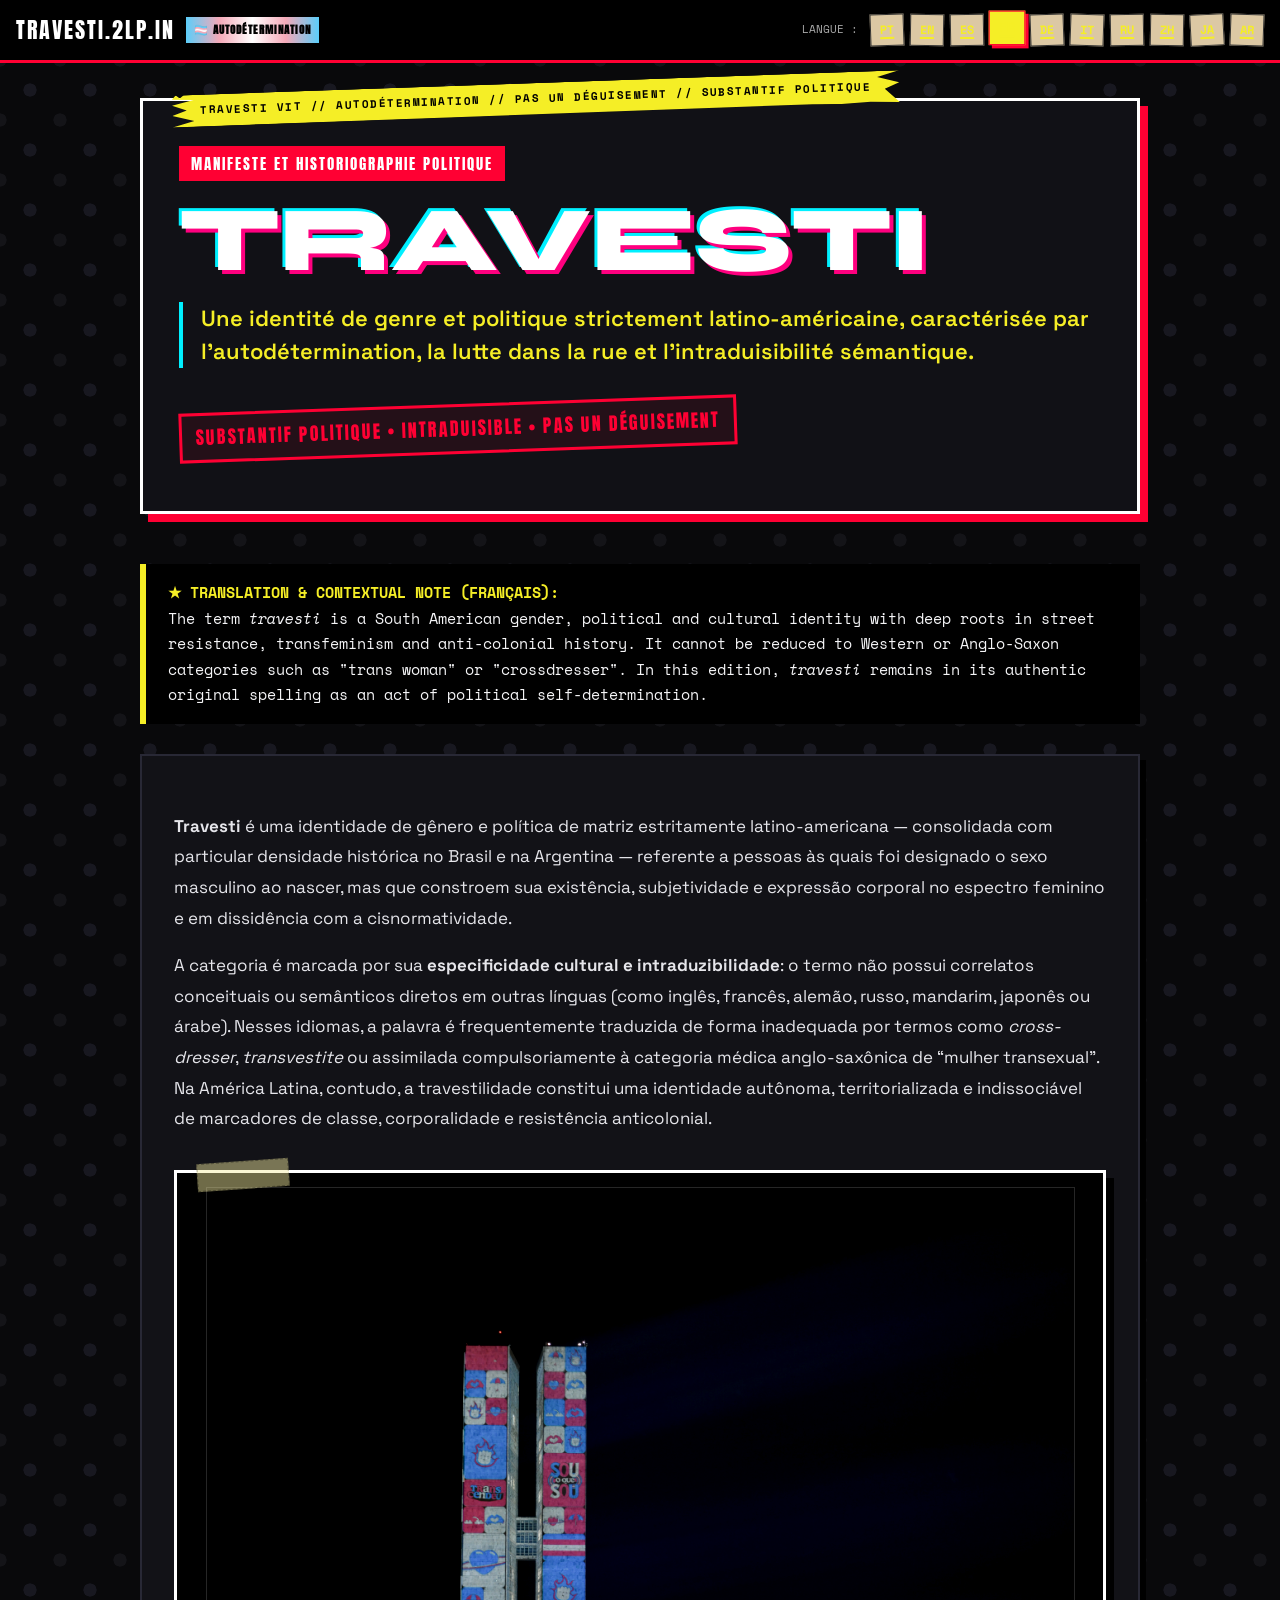
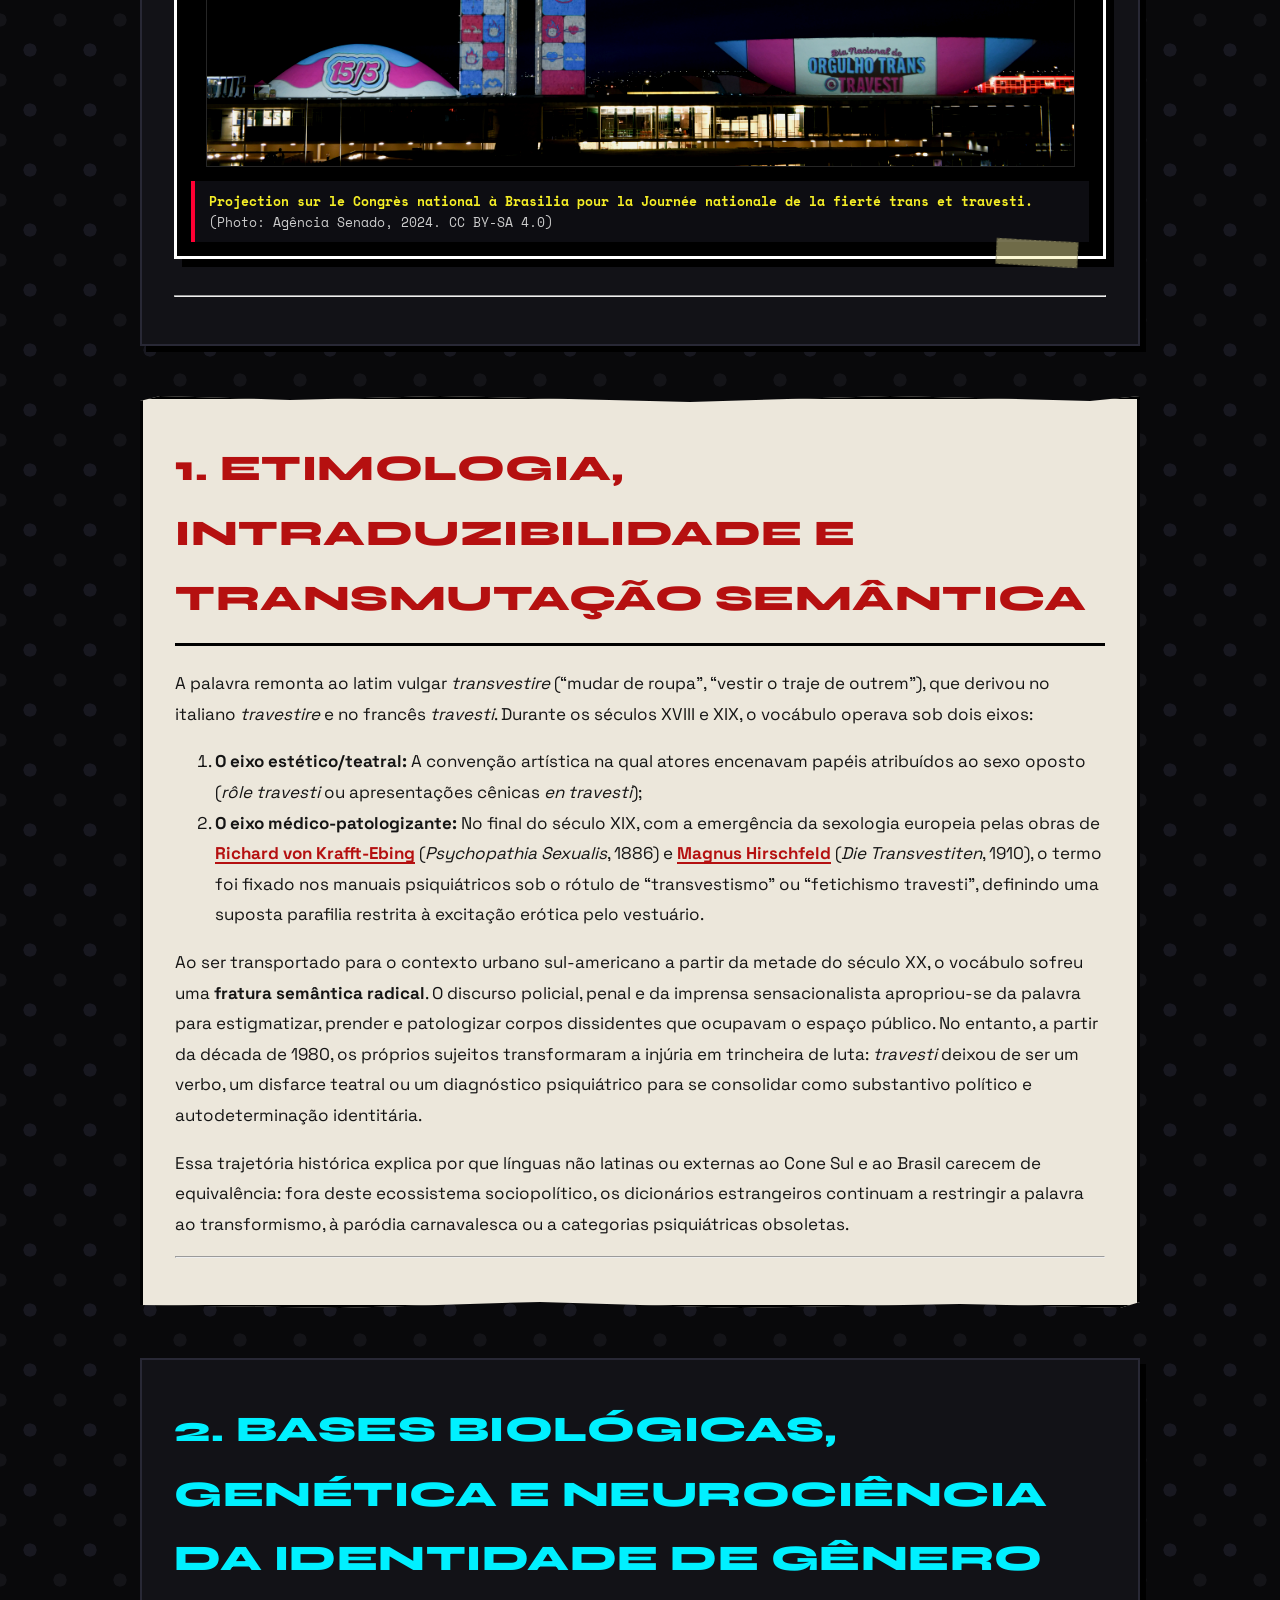
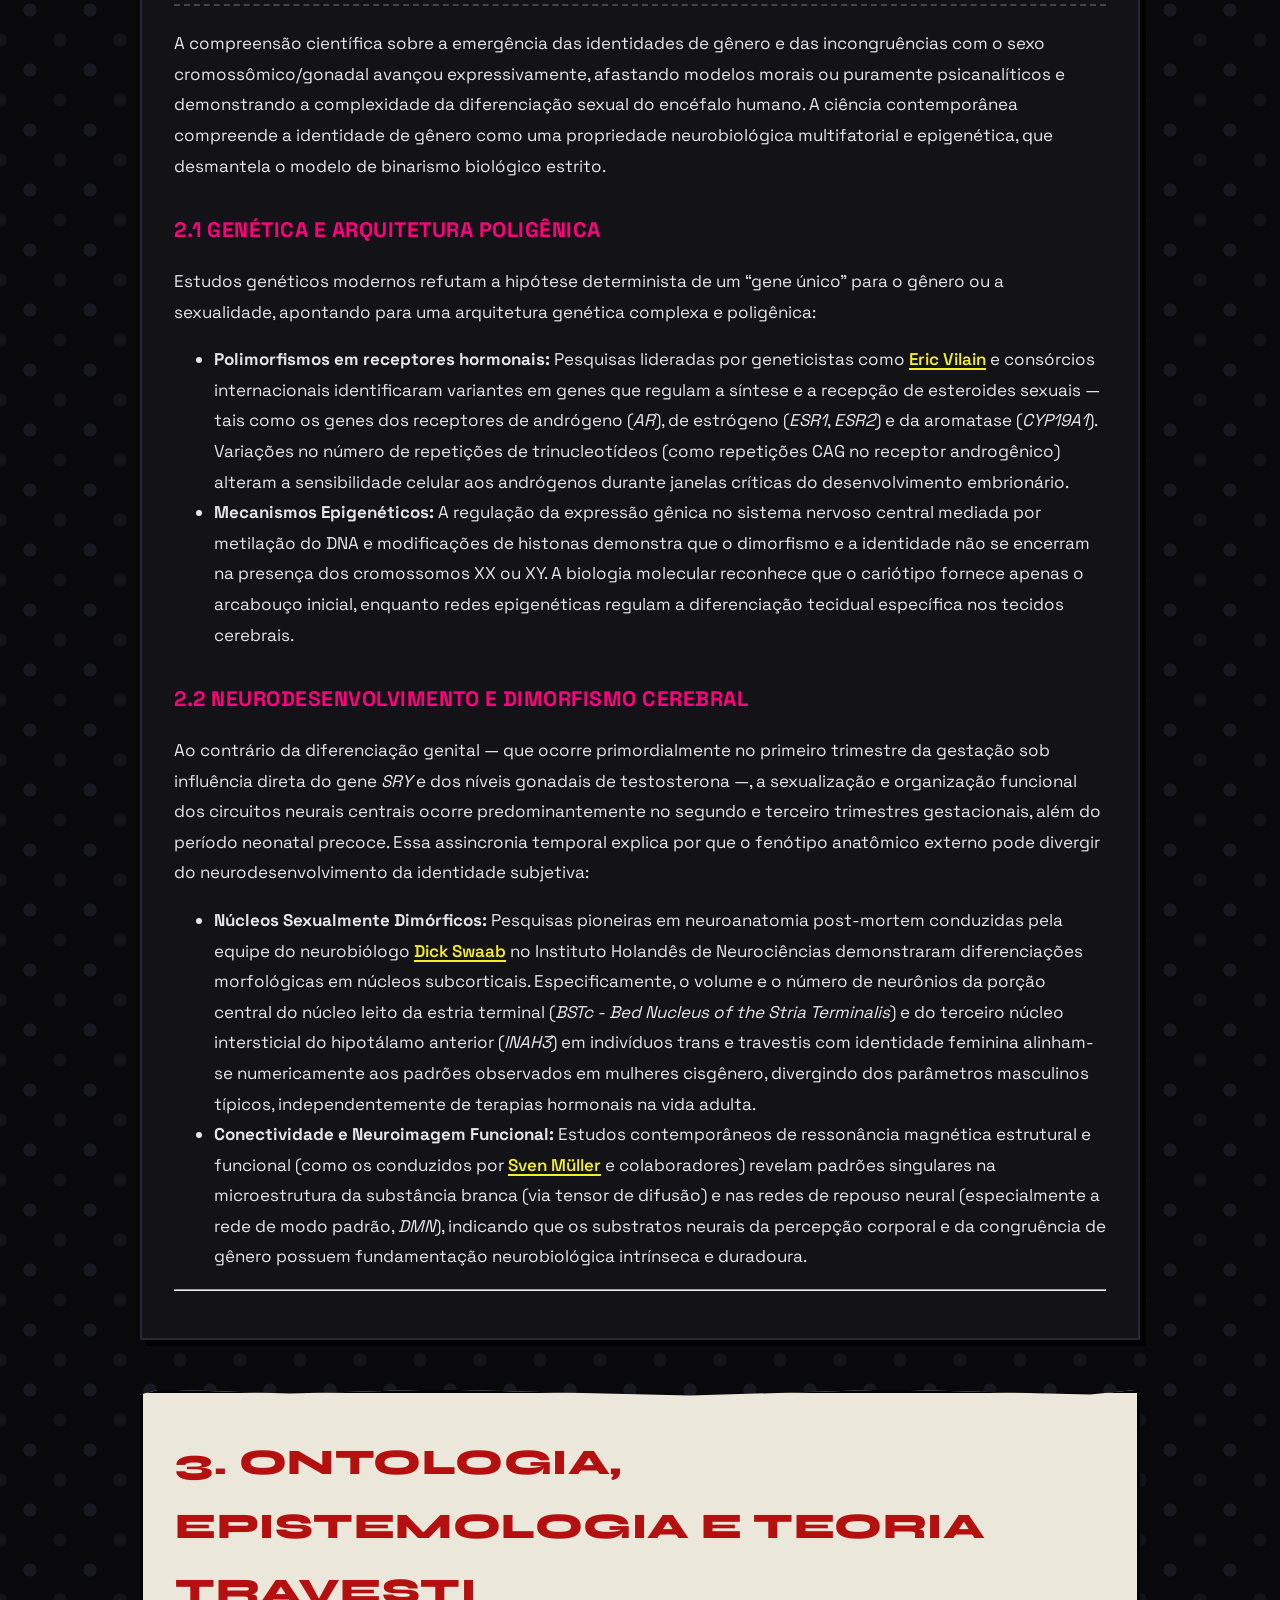
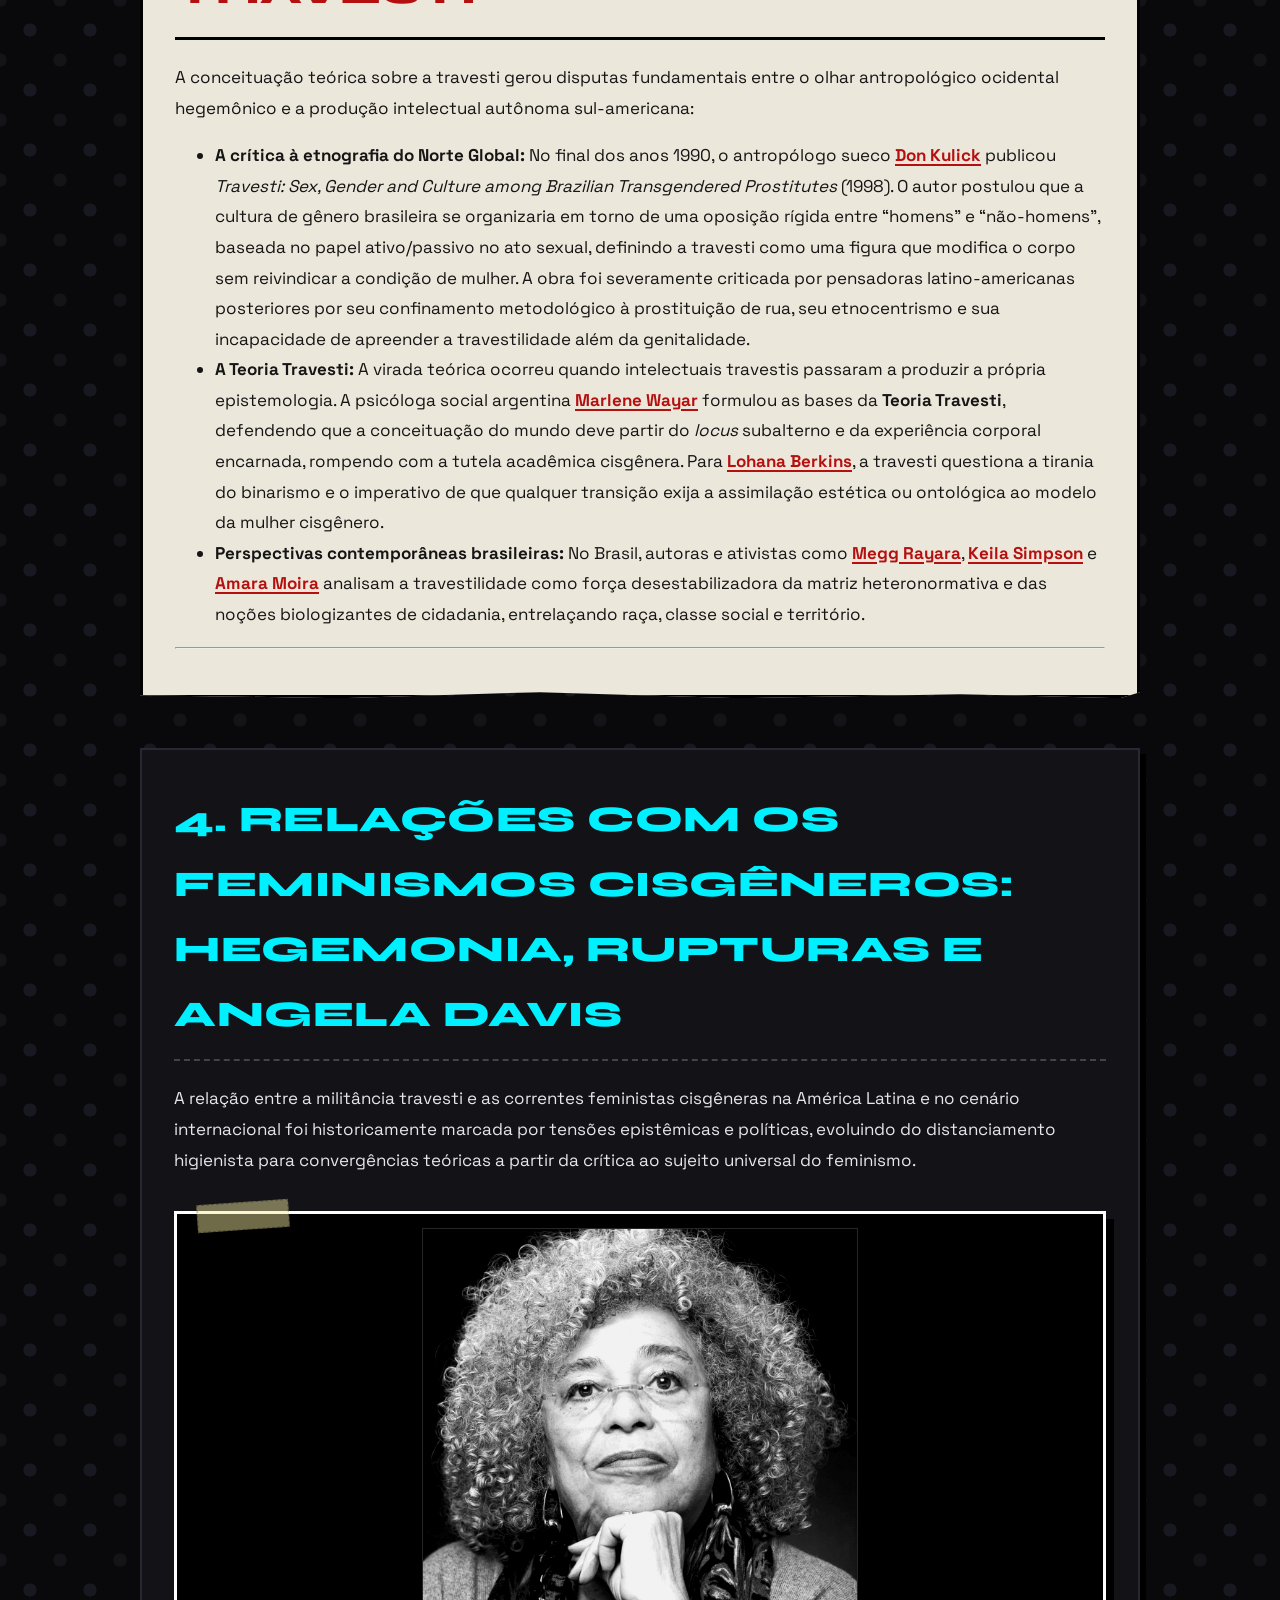
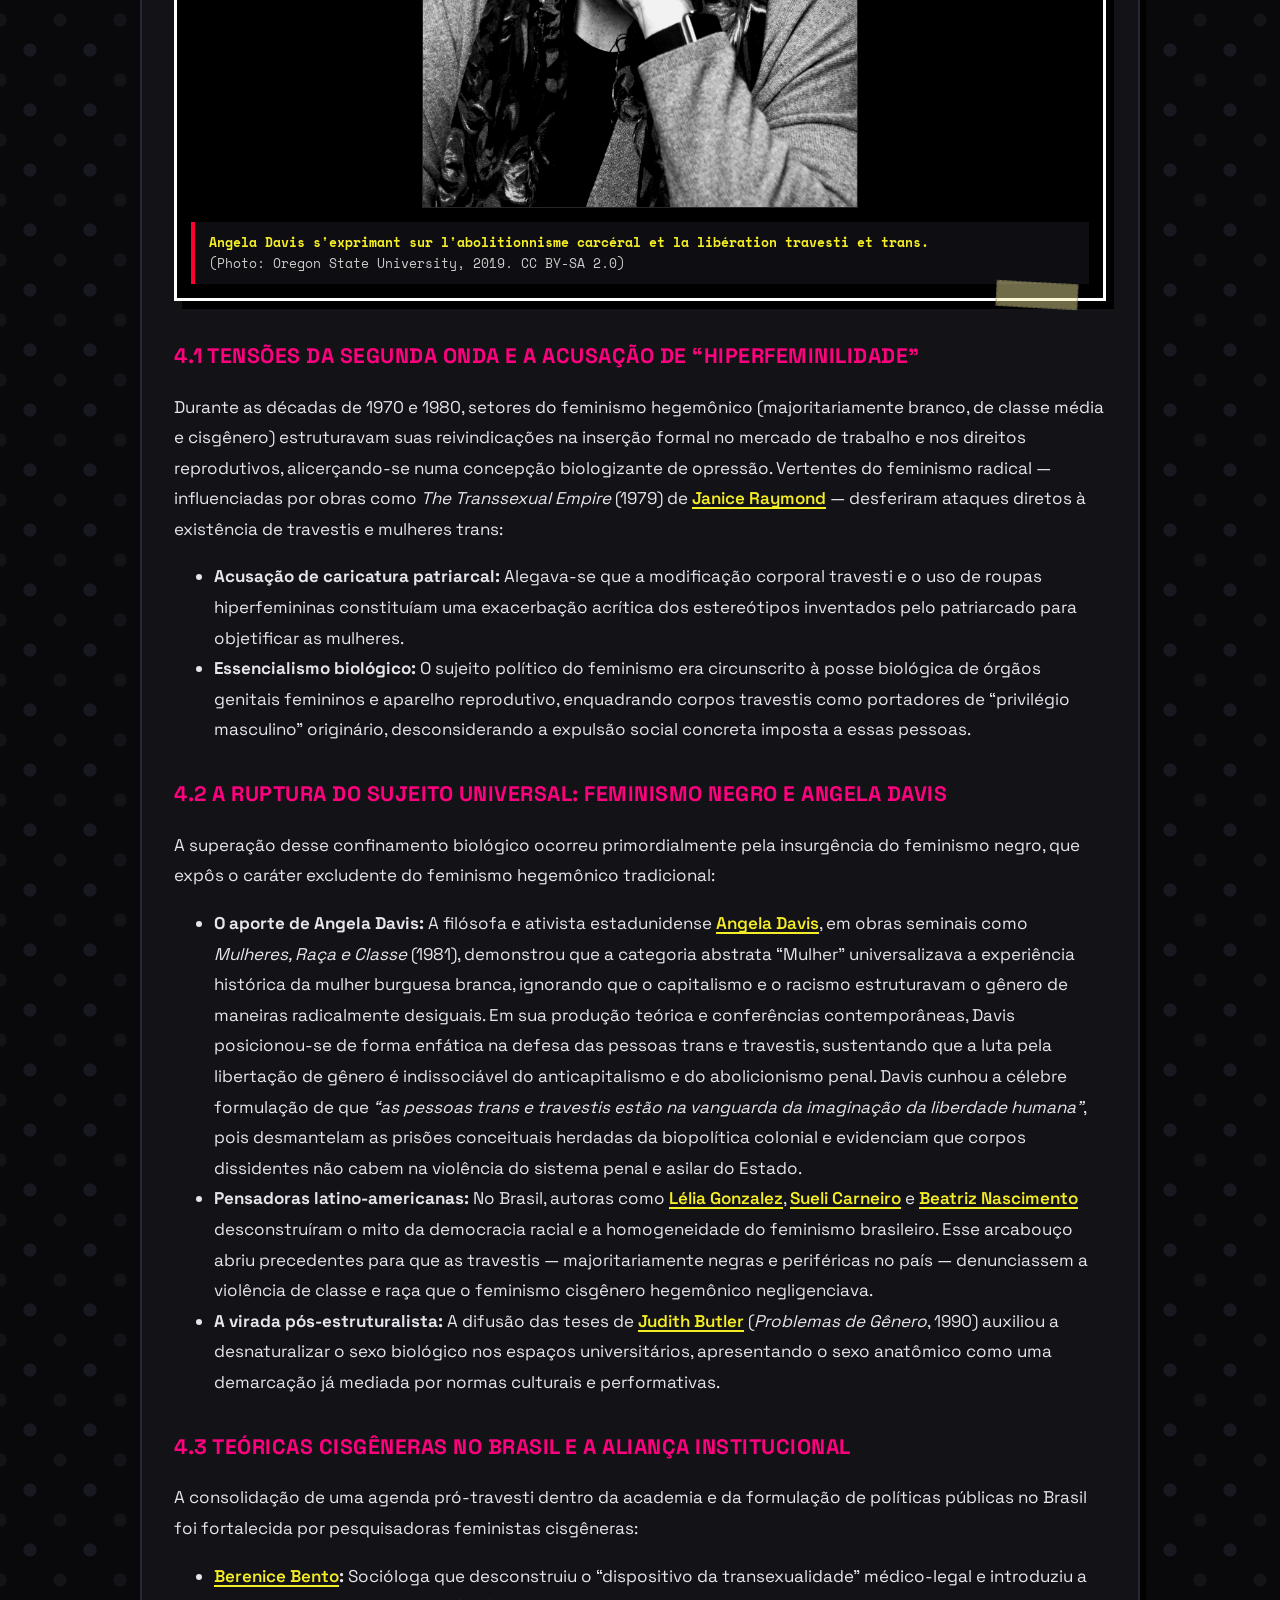
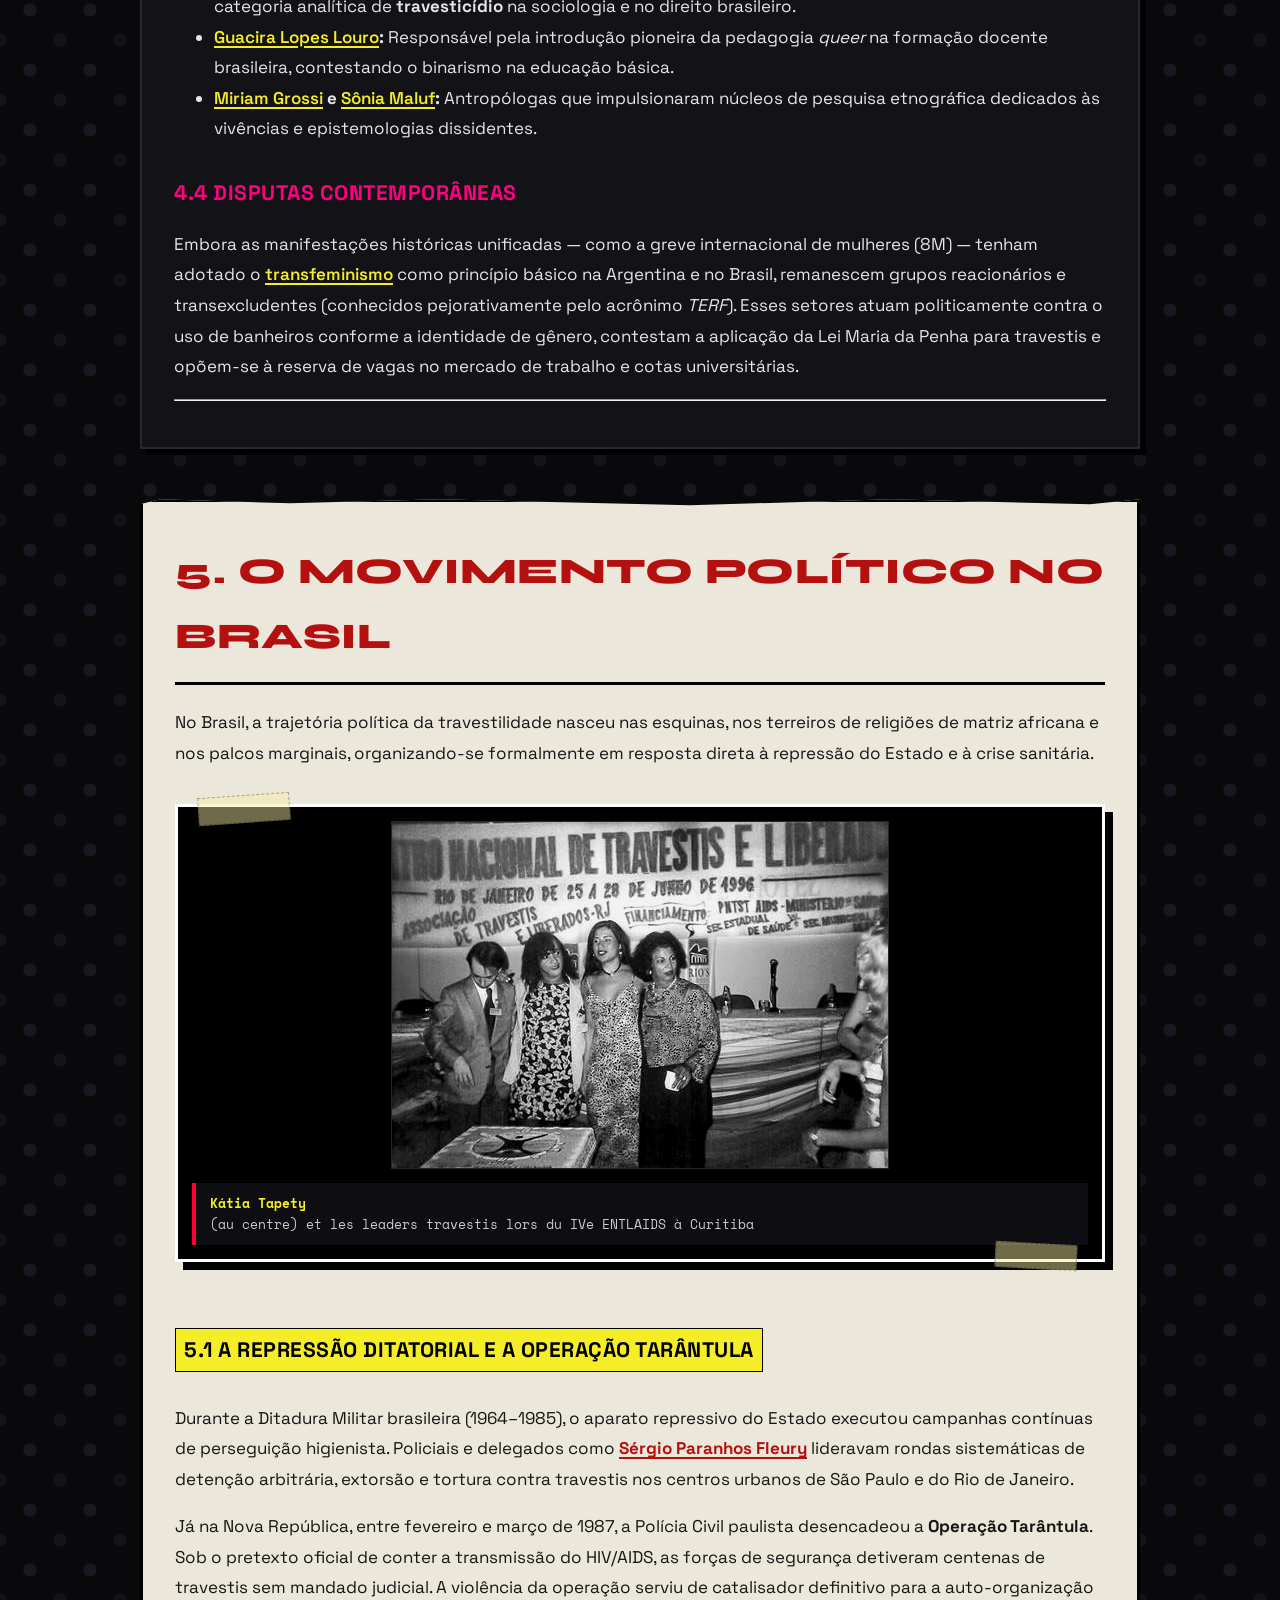
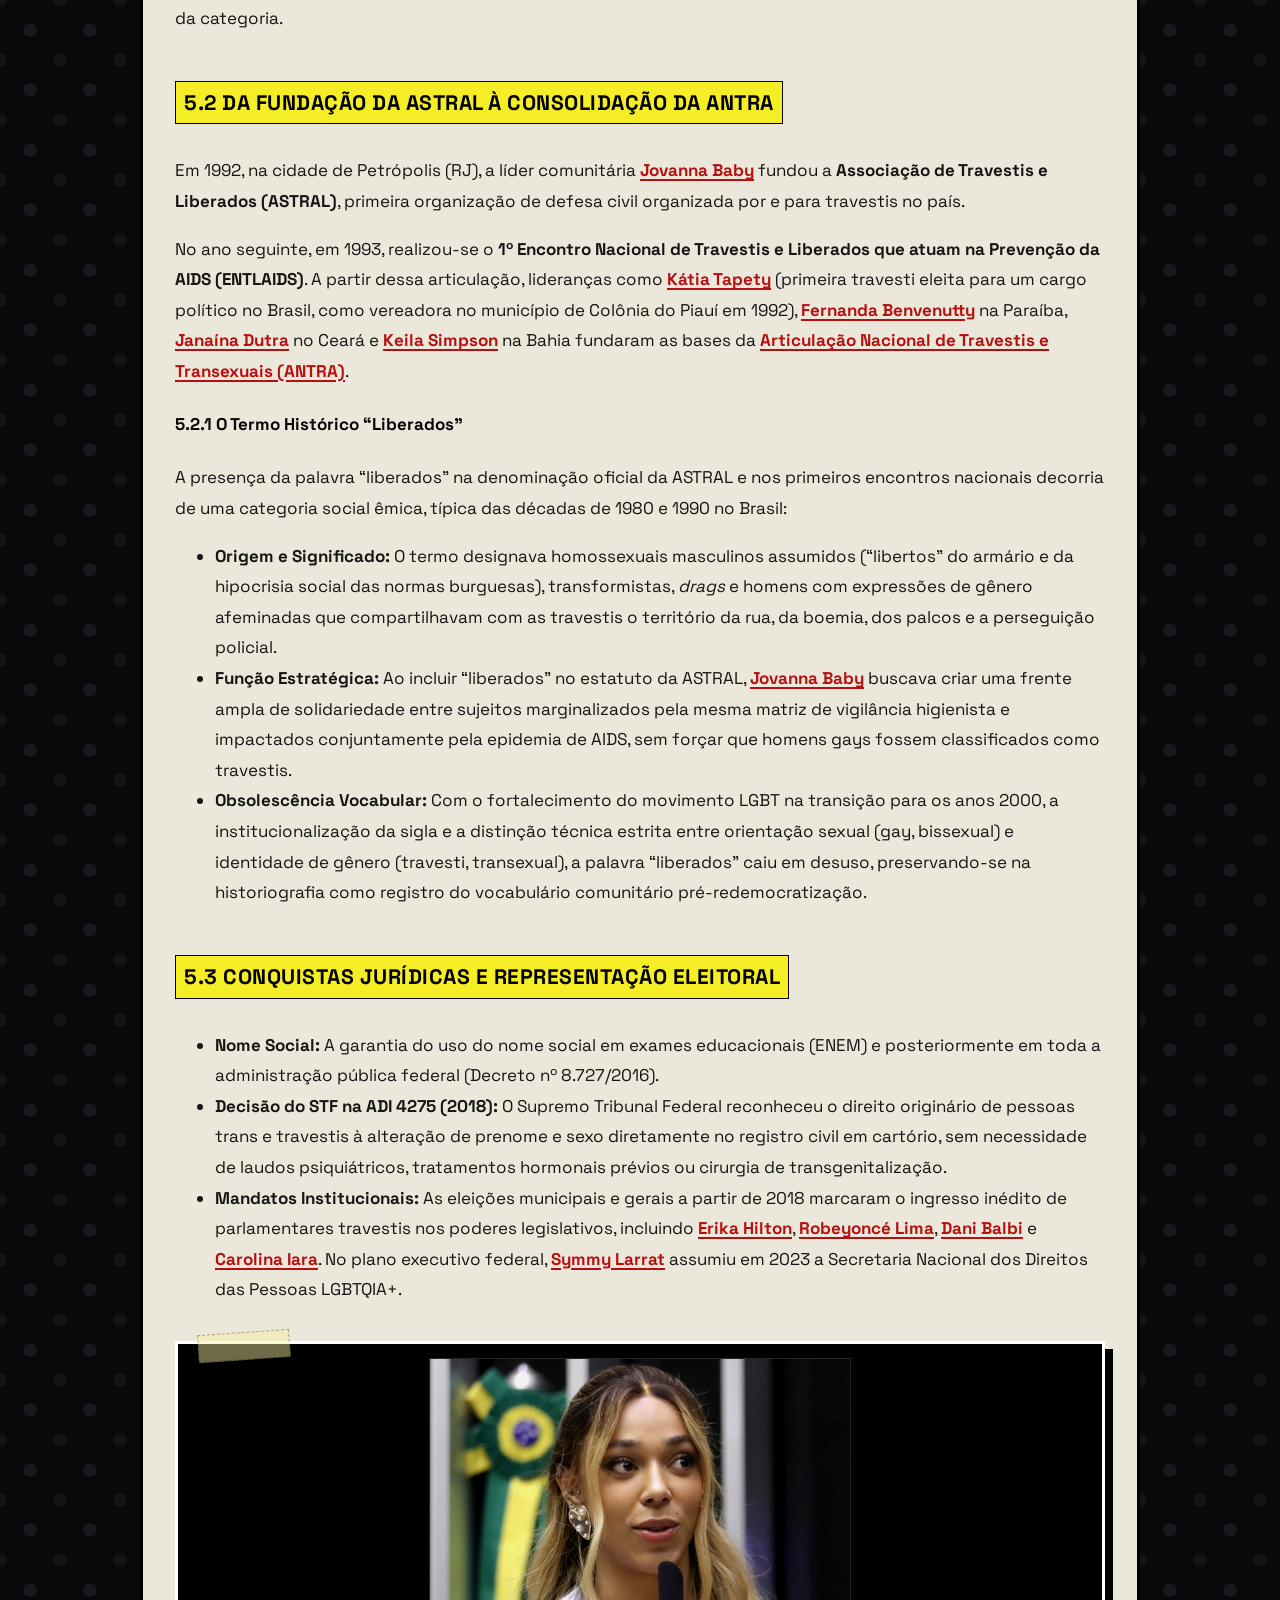
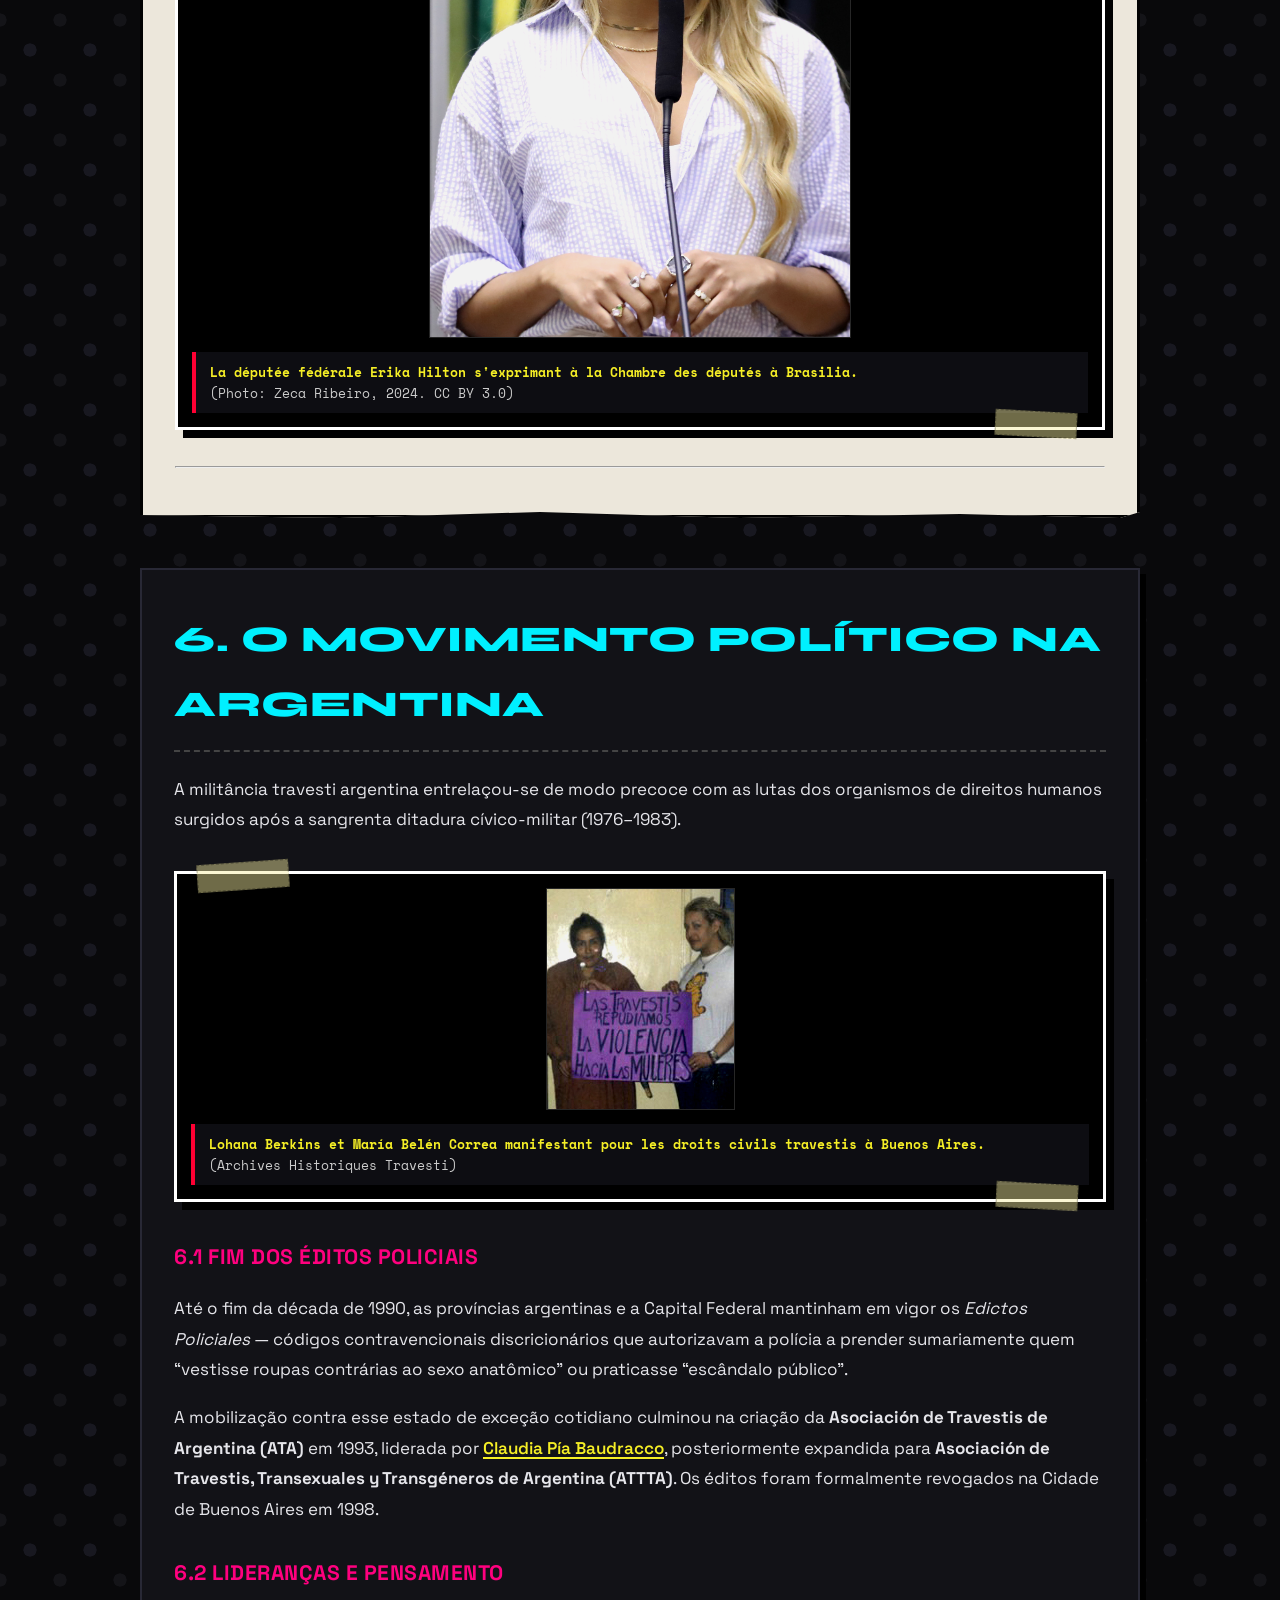
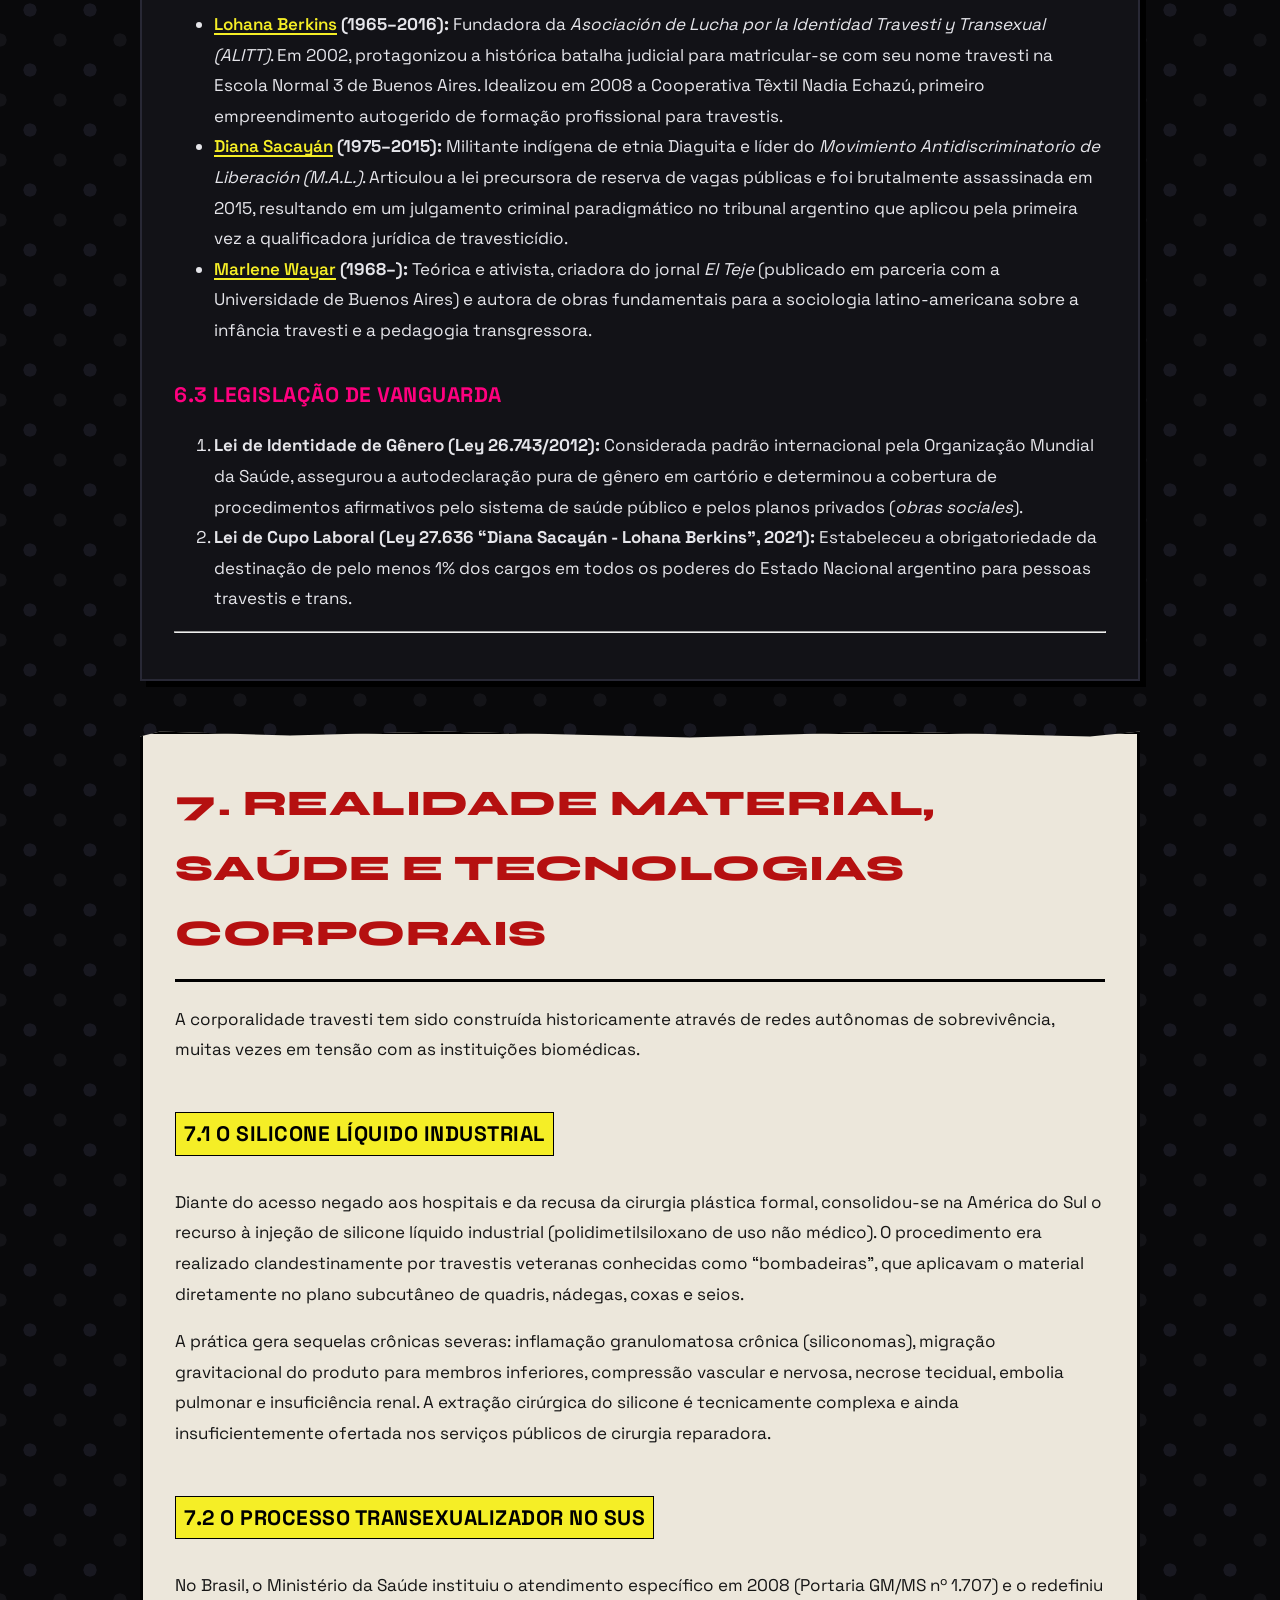
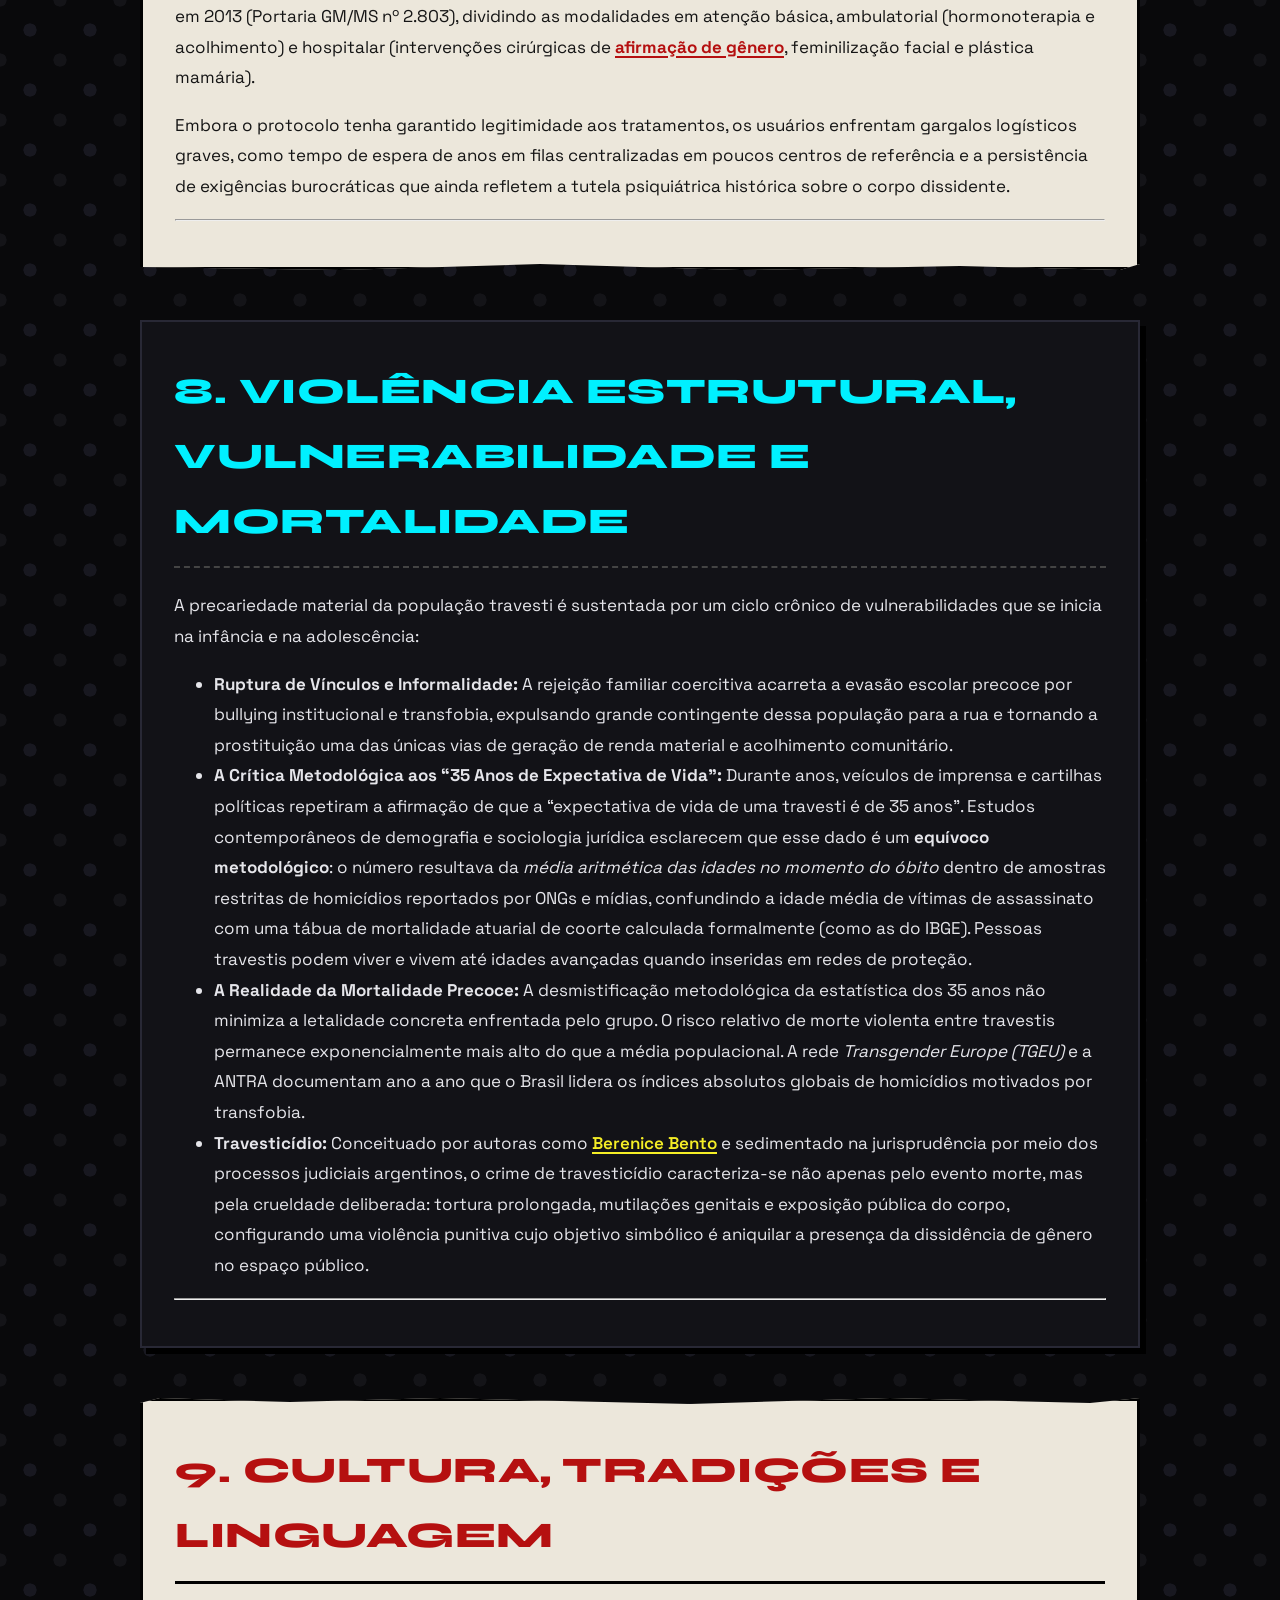
<file: site/fr/index.html>
<!DOCTYPE html>
<html lang="fr" dir="ltr">
<head>
    <meta charset="UTF-8">
    <meta name="viewport" content="width=device-width, initial-scale=1.0">
    <title>Travesti (identité de genre et politique) — travesti.2lp.in</title>
    <meta name="description" content="Histoire, étymologie, théorie dissidente, neurobiologie et luttes politiques de la travestilité au Brésil et en Amérique latine.">
    
    <!-- Open Graph & Twitter Cards -->
    <meta property="og:title" content="Travesti (identité de genre et politique)">
    <meta property="og:description" content="Histoire, étymologie, théorie dissidente, neurobiologie et luttes politiques de la travestilité au Brésil et en Amérique latine.">
    <meta property="og:image" content="https://travesti.2lp.in/assets/Orgulho_Trans_Travesti_Congresso_Nacional.jpg">
    <meta property="og:type" content="article">
    <meta property="og:url" content="https://travesti.2lp.in/fr/">
    <meta name="twitter:card" content="summary_large_image">
    
    <!-- Links Canônicos Multilíngues (Norma GOST) -->
    <link rel="canonical" href="https://travesti.2lp.in/fr/">
    <link rel="alternate" hreflang="pt" href="https://travesti.2lp.in/pt/"> <link rel="alternate" hreflang="en" href="https://travesti.2lp.in/en/"> <link rel="alternate" hreflang="es" href="https://travesti.2lp.in/es/"> <link rel="alternate" hreflang="fr" href="https://travesti.2lp.in/fr/"> <link rel="alternate" hreflang="de" href="https://travesti.2lp.in/de/"> <link rel="alternate" hreflang="it" href="https://travesti.2lp.in/it/"> <link rel="alternate" hreflang="ru" href="https://travesti.2lp.in/ru/"> <link rel="alternate" hreflang="zh" href="https://travesti.2lp.in/zh/"> <link rel="alternate" hreflang="ja" href="https://travesti.2lp.in/ja/"> <link rel="alternate" hreflang="ar" href="https://travesti.2lp.in/ar/">
    <link rel="alternate" hreflang="x-default" href="https://travesti.2lp.in/">

    <link rel="stylesheet" href="../assets/style.css?v=1790651706">
</head>
<body>
    <!-- Barra Superior de Fita Adesiva -->
    <nav class="top-tape-bar" aria-label="Seletor de Idiomas">
        <div class="tape-brand">
            <span>TRAVESTI.2LP.IN</span>
            <span class="badge-trans">🏳️‍⚧️ AUTODÉTERMINATION</span>
        </div>
        <div class="lang-selector-tape">
            <span style="font-family: 'Space Mono', monospace; font-size: 11px; color: #aaa; align-self: center; margin-right: 6px;">LANGUE :</span>
            <a href="../pt/" class="lang-tape-item " style="--rot:-2;">PT</a>
<a href="../en/" class="lang-tape-item " style="--rot:1;">EN</a>
<a href="../es/" class="lang-tape-item " style="--rot:-1;">ES</a>
<a href="../fr/" class="lang-tape-item active" style="--rot:3;">FR</a>
<a href="../de/" class="lang-tape-item " style="--rot:-2;">DE</a>
<a href="../it/" class="lang-tape-item " style="--rot:2;">IT</a>
<a href="../ru/" class="lang-tape-item " style="--rot:-1;">RU</a>
<a href="../zh/" class="lang-tape-item " style="--rot:1;">ZH</a>
<a href="../ja/" class="lang-tape-item " style="--rot:-3;">JA</a>
<a href="../ar/" class="lang-tape-item " style="--rot:2;">AR</a>
        </div>
    </nav>

    <!-- Conteúdo Zine Anti-Design -->
    <main class="zine-container">
        <!-- Capa / Manchete de Choque com Duct Tape Além da Borda -->
        <div class="hero-wrapper">
            <div class="duct-tape">TRAVESTI VIT // AUTODÉTERMINATION // PAS UN DÉGUISEMENT // SUBSTANTIF POLITIQUE</div>
            <header class="hero-zine-cover">
                <div class="zine-tag-insurgente">MANIFESTE ET HISTORIOGRAPHIE POLITIQUE</div>
                <h1 class="hero-title-glitch">TRAVESTI</h1>
                <div class="hero-subtitle-manifesto">Une identité de genre et politique strictement latino-américaine, caractérisée par l'autodétermination, la lutte dans la rue et l'intraduisibilité sémantique.</div>
                <div class="stamp-box">SUBSTANTIF POLITIQUE • INTRADUISIBLE • PAS UN DÉGUISEMENT</div>
            </header>
        </div>

        
        <div class="tarja-choque-preta" style="border-left-color: var(--cor-amarelo-manifesto); margin-bottom: 30px;">
            <strong>★ TRANSLATION &amp; CONTEXTUAL NOTE (FRANÇAIS):</strong><br>
            The term <em>travesti</em> is a South American gender, political and cultural identity with deep roots in street resistance, transfeminism and anti-colonial history. It cannot be reduced to Western or Anglo-Saxon categories such as "trans woman" or "crossdresser". In this edition, <em>travesti</em> remains in its authentic original spelling as an act of political self-determination.
        </div>
        

        <!-- Corpo do Ensaio com Rasgos e Intervenções -->
        <article class="article-zine-body">
            <section class="paper-section"><p><strong>Travesti</strong> é uma identidade de gênero e política de matriz estritamente latino-americana — consolidada com particular densidade histórica no Brasil e na Argentina — referente a pessoas às quais foi designado o sexo masculino ao nascer, mas que constroem sua existência, subjetividade e expressão corporal no espectro feminino e em dissidência com a cisnormatividade.</p>
<p>A categoria é marcada por sua <strong>especificidade cultural e intraduzibilidade</strong>: o termo não possui correlatos conceituais ou semânticos diretos em outras línguas (como inglês, francês, alemão, russo, mandarim, japonês ou árabe). Nesses idiomas, a palavra é frequentemente traduzida de forma inadequada por termos como <em>cross-dresser</em>, <em>transvestite</em> ou assimilada compulsoriamente à categoria médica anglo-saxônica de &ldquo;mulher transexual&rdquo;. Na América Latina, contudo, a travestilidade constitui uma identidade autônoma, territorializada e indissociável de marcadores de classe, corporalidade e resistência anticolonial.</p>
<div class="photo-street-frame">
    <img src="../assets/Orgulho_Trans_Travesti_Congresso_Nacional.jpg" alt="Projection sur le Congrès national à Brasilia pour la Journée nationale de la fierté trans et travesti. (Photo: Agência Senado, 2024. CC BY-SA 4.0)" class="photo-street-img" loading="lazy">
    <div class="photo-street-caption">
        <strong>Projection sur le Congrès national à Brasilia pour la Journée nationale de la fierté trans et travesti.</strong><br>
        <span>(Photo: Agência Senado, 2024. CC BY-SA 4.0)</span>
    </div>
</div>

<hr />
</section>
<section class="paper-section torn-paper">
<h2>1. Etimologia, Intraduzibilidade e Transmutação Semântica</h2>

<p>A palavra remonta ao latim vulgar <em>transvestire</em> (&ldquo;mudar de roupa&rdquo;, &ldquo;vestir o traje de outrem&rdquo;), que derivou no italiano <em>travestire</em> e no francês <em>travesti</em>. Durante os séculos XVIII e XIX, o vocábulo operava sob dois eixos:</p>
<ol>
<li><strong>O eixo estético/teatral:</strong> A convenção artística na qual atores encenavam papéis atribuídos ao sexo oposto (<em>rôle travesti</em> ou apresentações cênicas <em>en travesti</em>);</li>
<li><strong>O eixo médico-patologizante:</strong> No final do século XIX, com a emergência da sexologia europeia pelas obras de <a href="https://pt.wikipedia.org/wiki/Richard_von_Krafft-Ebing">Richard von Krafft-Ebing</a> (<em>Psychopathia Sexualis</em>, 1886) e <a href="https://pt.wikipedia.org/wiki/Magnus_Hirschfeld">Magnus Hirschfeld</a> (<em>Die Transvestiten</em>, 1910), o termo foi fixado nos manuais psiquiátricos sob o rótulo de &ldquo;transvestismo&rdquo; ou &ldquo;fetichismo travesti&rdquo;, definindo uma suposta parafilia restrita à excitação erótica pelo vestuário.</li>
</ol>
<p>Ao ser transportado para o contexto urbano sul-americano a partir da metade do século XX, o vocábulo sofreu uma <strong>fratura semântica radical</strong>. O discurso policial, penal e da imprensa sensacionalista apropriou-se da palavra para estigmatizar, prender e patologizar corpos dissidentes que ocupavam o espaço público. No entanto, a partir da década de 1980, os próprios sujeitos transformaram a injúria em trincheira de luta: <em>travesti</em> deixou de ser um verbo, um disfarce teatral ou um diagnóstico psiquiátrico para se consolidar como substantivo político e autodeterminação identitária.</p>
<p>Essa trajetória histórica explica por que línguas não latinas ou externas ao Cone Sul e ao Brasil carecem de equivalência: fora deste ecossistema sociopolítico, os dicionários estrangeiros continuam a restringir a palavra ao transformismo, à paródia carnavalesca ou a categorias psiquiátricas obsoletas.</p>
<hr />

</section>
<section class="paper-section">
<h2>2. Bases Biológicas, Genética e Neurociência da Identidade de Gênero</h2>

<p>A compreensão científica sobre a emergência das identidades de gênero e das incongruências com o sexo cromossômico/gonadal avançou expressivamente, afastando modelos morais ou puramente psicanalíticos e demonstrando a complexidade da diferenciação sexual do encéfalo humano. A ciência contemporânea compreende a identidade de gênero como uma propriedade neurobiológica multifatorial e epigenética, que desmantela o modelo de binarismo biológico estrito.</p>
<h3>2.1 Genética e Arquitetura Poligênica</h3>
<p>Estudos genéticos modernos refutam a hipótese determinista de um &ldquo;gene único&rdquo; para o gênero ou a sexualidade, apontando para uma arquitetura genética complexa e poligênica:</p>
<ul>
<li><strong>Polimorfismos em receptores hormonais:</strong> Pesquisas lideradas por geneticistas como <a href="https://en.wikipedia.org/wiki/Eric_Vilain">Eric Vilain</a> e consórcios internacionais identificaram variantes em genes que regulam a síntese e a recepção de esteroides sexuais — tais como os genes dos receptores de andrógeno (<em>AR</em>), de estrógeno (<em>ESR1</em>, <em>ESR2</em>) e da aromatase (<em>CYP19A1</em>). Variações no número de repetições de trinucleotídeos (como repetições CAG no receptor androgênico) alteram a sensibilidade celular aos andrógenos durante janelas críticas do desenvolvimento embrionário.</li>
<li><strong>Mecanismos Epigenéticos:</strong> A regulação da expressão gênica no sistema nervoso central mediada por metilação do DNA e modificações de histonas demonstra que o dimorfismo e a identidade não se encerram na presença dos cromossomos XX ou XY. A biologia molecular reconhece que o cariótipo fornece apenas o arcabouço inicial, enquanto redes epigenéticas regulam a diferenciação tecidual específica nos tecidos cerebrais.</li>
</ul>
<h3>2.2 Neurodesenvolvimento e Dimorfismo Cerebral</h3>
<p>Ao contrário da diferenciação genital — que ocorre primordialmente no primeiro trimestre da gestação sob influência direta do gene <em>SRY</em> e dos níveis gonadais de testosterona —, a sexualização e organização funcional dos circuitos neurais centrais ocorre predominantemente no segundo e terceiro trimestres gestacionais, além do período neonatal precoce. Essa assincronia temporal explica por que o fenótipo anatômico externo pode divergir do neurodesenvolvimento da identidade subjetiva:</p>
<ul>
<li><strong>Núcleos Sexualmente Dimórficos:</strong> Pesquisas pioneiras em neuroanatomia post-mortem conduzidas pela equipe do neurobiólogo <a href="https://en.wikipedia.org/wiki/Dick_Swaab">Dick Swaab</a> no Instituto Holandês de Neurociências demonstraram diferenciações morfológicas em núcleos subcorticais. Especificamente, o volume e o número de neurônios da porção central do núcleo leito da estria terminal (<em>BSTc - Bed Nucleus of the Stria Terminalis</em>) e do terceiro núcleo intersticial do hipotálamo anterior (<em>INAH3</em>) em indivíduos trans e travestis com identidade feminina alinham-se numericamente aos padrões observados em mulheres cisgênero, divergindo dos parâmetros masculinos típicos, independentemente de terapias hormonais na vida adulta.</li>
<li><strong>Conectividade e Neuroimagem Funcional:</strong> Estudos contemporâneos de ressonância magnética estrutural e funcional (como os conduzidos por <a href="https://en.wikipedia.org/wiki/Sven_M%C3%BCller_(psychologist)">Sven Müller</a> e colaboradores) revelam padrões singulares na microestrutura da substância branca (via tensor de difusão) e nas redes de repouso neural (especialmente a rede de modo padrão, <em>DMN</em>), indicando que os substratos neurais da percepção corporal e da congruência de gênero possuem fundamentação neurobiológica intrínseca e duradoura.</li>
</ul>
<hr />

</section>
<section class="paper-section torn-paper">
<h2>3. Ontologia, Epistemologia e Teoria Travesti</h2>

<p>A conceituação teórica sobre a travesti gerou disputas fundamentais entre o olhar antropológico ocidental hegemônico e a produção intelectual autônoma sul-americana:</p>
<ul>
<li><strong>A crítica à etnografia do Norte Global:</strong> No final dos anos 1990, o antropólogo sueco <a href="https://en.wikipedia.org/wiki/Don_Kulick">Don Kulick</a> publicou <em>Travesti: Sex, Gender and Culture among Brazilian Transgendered Prostitutes</em> (1998). O autor postulou que a cultura de gênero brasileira se organizaria em torno de uma oposição rígida entre &ldquo;homens&rdquo; e &ldquo;não-homens&rdquo;, baseada no papel ativo/passivo no ato sexual, definindo a travesti como uma figura que modifica o corpo sem reivindicar a condição de mulher. A obra foi severamente criticada por pensadoras latino-americanas posteriores por seu confinamento metodológico à prostituição de rua, seu etnocentrismo e sua incapacidade de apreender a travestilidade além da genitalidade.</li>
<li><strong>A Teoria Travesti:</strong> A virada teórica ocorreu quando intelectuais travestis passaram a produzir a própria epistemologia. A psicóloga social argentina <a href="https://pt.wikipedia.org/wiki/Marlene_Wayar">Marlene Wayar</a> formulou as bases da <strong>Teoria Travesti</strong>, defendendo que a conceituação do mundo deve partir do <em>locus</em> subalterno e da experiência corporal encarnada, rompendo com a tutela acadêmica cisgênera. Para <a href="https://pt.wikipedia.org/wiki/Lohana_Berkins">Lohana Berkins</a>, a travesti questiona a tirania do binarismo e o imperativo de que qualquer transição exija a assimilação estética ou ontológica ao modelo da mulher cisgênero.</li>
<li><strong>Perspectivas contemporâneas brasileiras:</strong> No Brasil, autoras e ativistas como <a href="https://pt.wikipedia.org/wiki/Megg_Rayara">Megg Rayara</a>, <a href="https://pt.wikipedia.org/wiki/Keila_Simpson">Keila Simpson</a> e <a href="https://pt.wikipedia.org/wiki/Amara_Moira">Amara Moira</a> analisam a travestilidade como força desestabilizadora da matriz heteronormativa e das noções biologizantes de cidadania, entrelaçando raça, classe social e território.</li>
</ul>
<hr />

</section>
<section class="paper-section">
<h2>4. Relações com os Feminismos Cisgêneros: Hegemonia, Rupturas e Angela Davis</h2>

<p>A relação entre a militância travesti e as correntes feministas cisgêneras na América Latina e no cenário internacional foi historicamente marcada por tensões epistêmicas e políticas, evoluindo do distanciamento higienista para convergências teóricas a partir da crítica ao sujeito universal do feminismo.</p>
<div class="photo-street-frame">
    <img src="../assets/Angela_Davis_2019.jpg" alt="Angela Davis s'exprimant sur l'abolitionnisme carcéral et la libération travesti et trans. (Photo: Oregon State University, 2019. CC BY-SA 2.0)" class="photo-street-img" loading="lazy">
    <div class="photo-street-caption">
        <strong>Angela Davis s'exprimant sur l'abolitionnisme carcéral et la libération travesti et trans.</strong><br>
        <span>(Photo: Oregon State University, 2019. CC BY-SA 2.0)</span>
    </div>
</div>

<h3>4.1 Tensões da Segunda Onda e a Acusação de &ldquo;Hiperfeminilidade&rdquo;</h3>
<p>Durante as décadas de 1970 e 1980, setores do feminismo hegemônico (majoritariamente branco, de classe média e cisgênero) estruturavam suas reivindicações na inserção formal no mercado de trabalho e nos direitos reprodutivos, alicerçando-se numa concepção biologizante de opressão. Vertentes do feminismo radical — influenciadas por obras como <em>The Transsexual Empire</em> (1979) de <a href="https://pt.wikipedia.org/wiki/Janice_Raymond">Janice Raymond</a> — desferiram ataques diretos à existência de travestis e mulheres trans:</p>
<ul>
<li><strong>Acusação de caricatura patriarcal:</strong> Alegava-se que a modificação corporal travesti e o uso de roupas hiperfemininas constituíam uma exacerbação acrítica dos estereótipos inventados pelo patriarcado para objetificar as mulheres.</li>
<li><strong>Essencialismo biológico:</strong> O sujeito político do feminismo era circunscrito à posse biológica de órgãos genitais femininos e aparelho reprodutivo, enquadrando corpos travestis como portadores de &ldquo;privilégio masculino&rdquo; originário, desconsiderando a expulsão social concreta imposta a essas pessoas.</li>
</ul>
<h3>4.2 A Ruptura do Sujeito Universal: Feminismo Negro e Angela Davis</h3>
<p>A superação desse confinamento biológico ocorreu primordialmente pela insurgência do feminismo negro, que expôs o caráter excludente do feminismo hegemônico tradicional:</p>
<ul>
<li><strong>O aporte de Angela Davis:</strong> A filósofa e ativista estadunidense <a href="https://pt.wikipedia.org/wiki/Angela_Davis">Angela Davis</a>, em obras seminais como <em>Mulheres, Raça e Classe</em> (1981), demonstrou que a categoria abstrata &ldquo;Mulher&rdquo; universalizava a experiência histórica da mulher burguesa branca, ignorando que o capitalismo e o racismo estruturavam o gênero de maneiras radicalmente desiguais. Em sua produção teórica e conferências contemporâneas, Davis posicionou-se de forma enfática na defesa das pessoas trans e travestis, sustentando que a luta pela libertação de gênero é indissociável do anticapitalismo e do abolicionismo penal. Davis cunhou a célebre formulação de que <em>&ldquo;as pessoas trans e travestis estão na vanguarda da imaginação da liberdade humana&rdquo;</em>, pois desmantelam as prisões conceituais herdadas da biopolítica colonial e evidenciam que corpos dissidentes não cabem na violência do sistema penal e asilar do Estado.</li>
<li><strong>Pensadoras latino-americanas:</strong> No Brasil, autoras como <a href="https://pt.wikipedia.org/wiki/L%C3%A9lia_Gonzalez">Lélia Gonzalez</a>, <a href="https://pt.wikipedia.org/wiki/Sueli_Carneiro">Sueli Carneiro</a> e <a href="https://pt.wikipedia.org/wiki/Beatriz_Nascimento">Beatriz Nascimento</a> desconstruíram o mito da democracia racial e a homogeneidade do feminismo brasileiro. Esse arcabouço abriu precedentes para que as travestis — majoritariamente negras e periféricas no país — denunciassem a violência de classe e raça que o feminismo cisgênero hegemônico negligenciava.</li>
<li><strong>A virada pós-estruturalista:</strong> A difusão das teses de <a href="https://pt.wikipedia.org/wiki/Judith_Butler">Judith Butler</a> (<em>Problemas de Gênero</em>, 1990) auxiliou a desnaturalizar o sexo biológico nos espaços universitários, apresentando o sexo anatômico como uma demarcação já mediada por normas culturais e performativas.</li>
</ul>
<h3>4.3 Teóricas Cisgêneras no Brasil e a Aliança Institucional</h3>
<p>A consolidação de uma agenda pró-travesti dentro da academia e da formulação de políticas públicas no Brasil foi fortalecida por pesquisadoras feministas cisgêneras:</p>
<ul>
<li><strong><a href="https://pt.wikipedia.org/wiki/Berenice_Bento">Berenice Bento</a>:</strong> Socióloga que desconstruiu o &ldquo;dispositivo da transexualidade&rdquo; médico-legal e introduziu a categoria analítica de <strong>travesticídio</strong> na sociologia e no direito brasileiro.</li>
<li><strong><a href="https://pt.wikipedia.org/wiki/Guacira_Lopes_Louro">Guacira Lopes Louro</a>:</strong> Responsável pela introdução pioneira da pedagogia <em>queer</em> na formação docente brasileira, contestando o binarismo na educação básica.</li>
<li><strong><a href="https://pt.wikipedia.org/wiki/Miriam_Grossi">Miriam Grossi</a> e <a href="https://pt.wikipedia.org/wiki/S%C3%B4nia_Maluf">Sônia Maluf</a>:</strong> Antropólogas que impulsionaram núcleos de pesquisa etnográfica dedicados às vivências e epistemologias dissidentes.</li>
</ul>
<h3>4.4 Disputas Contemporâneas</h3>
<p>Embora as manifestações históricas unificadas — como a greve internacional de mulheres (8M) — tenham adotado o <a href="https://pt.wikipedia.org/wiki/Transfeminismo">transfeminismo</a> como princípio básico na Argentina e no Brasil, remanescem grupos reacionários e transexcludentes (conhecidos pejorativamente pelo acrônimo <em>TERF</em>). Esses setores atuam politicamente contra o uso de banheiros conforme a identidade de gênero, contestam a aplicação da Lei Maria da Penha para travestis e opõem-se à reserva de vagas no mercado de trabalho e cotas universitárias.</p>
<hr />

</section>
<section class="paper-section torn-paper">
<h2>5. O Movimento Político no Brasil</h2>

<p>No Brasil, a trajetória política da travestilidade nasceu nas esquinas, nos terreiros de religiões de matriz africana e nos palcos marginais, organizando-se formalmente em resposta direta à repressão do Estado e à crise sanitária.</p>
<div class="photo-street-frame">
    <img src="../assets/IV_ENTLAIDS_1996_Katia_Tapety.jpg" alt="Kátia Tapety (au centre) et les leaders travestis lors du IVe ENTLAIDS à Curitiba (1996) — fondation de l'ANTRA. (Coll. Keila Simpson)" class="photo-street-img" loading="lazy">
    <div class="photo-street-caption">
        <strong>Kátia Tapety</strong><br>
        <span>(au centre) et les leaders travestis lors du IVe ENTLAIDS à Curitiba </span>
    </div>
</div>

<h3>5.1 A Repressão Ditatorial e a Operação Tarântula</h3>
<p>Durante a Ditadura Militar brasileira (1964–1985), o aparato repressivo do Estado executou campanhas contínuas de perseguição higienista. Policiais e delegados como <a href="https://pt.wikipedia.org/wiki/S%C3%A9rgio_Paranhos_Fleury">Sérgio Paranhos Fleury</a> lideravam rondas sistemáticas de detenção arbitrária, extorsão e tortura contra travestis nos centros urbanos de São Paulo e do Rio de Janeiro.</p>
<p>Já na Nova República, entre fevereiro e março de 1987, a Polícia Civil paulista desencadeou a <strong>Operação Tarântula</strong>. Sob o pretexto oficial de conter a transmissão do HIV/AIDS, as forças de segurança detiveram centenas de travestis sem mandado judicial. A violência da operação serviu de catalisador definitivo para a auto-organização da categoria.</p>
<h3>5.2 Da Fundação da ASTRAL à Consolidação da ANTRA</h3>
<p>Em 1992, na cidade de Petrópolis (RJ), a líder comunitária <a href="https://pt.wikipedia.org/wiki/Jovanna_Baby">Jovanna Baby</a> fundou a <strong>Associação de Travestis e Liberados (ASTRAL)</strong>, primeira organização de defesa civil organizada por e para travestis no país.</p>
<p>No ano seguinte, em 1993, realizou-se o <strong>1º Encontro Nacional de Travestis e Liberados que atuam na Prevenção da AIDS (ENTLAIDS)</strong>. A partir dessa articulação, lideranças como <a href="https://pt.wikipedia.org/wiki/K%C3%A1tia_Tapety">Kátia Tapety</a> (primeira travesti eleita para um cargo político no Brasil, como vereadora no município de Colônia do Piauí em 1992), <a href="https://pt.wikipedia.org/wiki/Fernanda_Benvenutty">Fernanda Benvenutty</a> na Paraíba, <a href="https://pt.wikipedia.org/wiki/Jana%C3%ADna_Dutra">Janaína Dutra</a> no Ceará e <a href="https://pt.wikipedia.org/wiki/Keila_Simpson">Keila Simpson</a> na Bahia fundaram as bases da <a href="https://pt.wikipedia.org/wiki/Articula%C3%A7%C3%A3o_Nacional_de_Travestis_e_Transexuais">Articulação Nacional de Travestis e Transexuais (ANTRA)</a>.</p>
<h4>5.2.1 O Termo Histórico &ldquo;Liberados&rdquo;</h4>
<p>A presença da palavra &ldquo;liberados&rdquo; na denominação oficial da ASTRAL e nos primeiros encontros nacionais decorria de uma categoria social êmica, típica das décadas de 1980 e 1990 no Brasil:</p>
<ul>
<li><strong>Origem e Significado:</strong> O termo designava homossexuais masculinos assumidos (&ldquo;libertos&rdquo; do armário e da hipocrisia social das normas burguesas), transformistas, <em>drags</em> e homens com expressões de gênero afeminadas que compartilhavam com as travestis o território da rua, da boemia, dos palcos e a perseguição policial.</li>
<li><strong>Função Estratégica:</strong> Ao incluir &ldquo;liberados&rdquo; no estatuto da ASTRAL, <a href="https://pt.wikipedia.org/wiki/Jovanna_Baby">Jovanna Baby</a> buscava criar uma frente ampla de solidariedade entre sujeitos marginalizados pela mesma matriz de vigilância higienista e impactados conjuntamente pela epidemia de AIDS, sem forçar que homens gays fossem classificados como travestis.</li>
<li><strong>Obsolescência Vocabular:</strong> Com o fortalecimento do movimento LGBT na transição para os anos 2000, a institucionalização da sigla e a distinção técnica estrita entre orientação sexual (gay, bissexual) e identidade de gênero (travesti, transexual), a palavra &ldquo;liberados&rdquo; caiu em desuso, preservando-se na historiografia como registro do vocabulário comunitário pré-redemocratização.</li>
</ul>
<h3>5.3 Conquistas Jurídicas e Representação Eleitoral</h3>
<ul>
<li><strong>Nome Social:</strong> A garantia do uso do nome social em exames educacionais (ENEM) e posteriormente em toda a administração pública federal (Decreto nº 8.727/2016).</li>
<li><strong>Decisão do STF na ADI 4275 (2018):</strong> O Supremo Tribunal Federal reconheceu o direito originário de pessoas trans e travestis à alteração de prenome e sexo diretamente no registro civil em cartório, sem necessidade de laudos psiquiátricos, tratamentos hormonais prévios ou cirurgia de transgenitalização.</li>
<li><strong>Mandatos Institucionais:</strong> As eleições municipais e gerais a partir de 2018 marcaram o ingresso inédito de parlamentares travestis nos poderes legislativos, incluindo <a href="https://pt.wikipedia.org/wiki/Erika_Hilton">Erika Hilton</a>, <a href="https://pt.wikipedia.org/wiki/Robeyonc%C3%A9_Lima">Robeyoncé Lima</a>, <a href="https://pt.wikipedia.org/wiki/Dani_Balbi">Dani Balbi</a> e <a href="https://pt.wikipedia.org/wiki/Carolina_Iara">Carolina Iara</a>. No plano executivo federal, <a href="https://pt.wikipedia.org/wiki/Symmy_Larrat">Symmy Larrat</a> assumiu em 2023 a Secretaria Nacional dos Direitos das Pessoas LGBTQIA+.</li>
</ul>
<div class="photo-street-frame">
    <img src="../assets/Erika_Hilton_Camara_2024.jpg" alt="La députée fédérale Erika Hilton s'exprimant à la Chambre des députés à Brasilia. (Photo: Zeca Ribeiro, 2024. CC BY 3.0)" class="photo-street-img" loading="lazy">
    <div class="photo-street-caption">
        <strong>La députée fédérale Erika Hilton s'exprimant à la Chambre des députés à Brasilia.</strong><br>
        <span>(Photo: Zeca Ribeiro, 2024. CC BY 3.0)</span>
    </div>
</div>

<hr />

</section>
<section class="paper-section">
<h2>6. O Movimento Político na Argentina</h2>

<p>A militância travesti argentina entrelaçou-se de modo precoce com as lutas dos organismos de direitos humanos surgidos após a sangrenta ditadura cívico-militar (1976–1983).</p>
<div class="photo-street-frame">
    <img src="../assets/Lohana_Berkins_e_Maria_Belen_Correa.jpg" alt="Lohana Berkins et María Belén Correa manifestant pour les droits civils travestis à Buenos Aires. (Archives Historiques Travesti)" class="photo-street-img" loading="lazy">
    <div class="photo-street-caption">
        <strong>Lohana Berkins et María Belén Correa manifestant pour les droits civils travestis à Buenos Aires.</strong><br>
        <span>(Archives Historiques Travesti)</span>
    </div>
</div>

<h3>6.1 Fim dos Éditos Policiais</h3>
<p>Até o fim da década de 1990, as províncias argentinas e a Capital Federal mantinham em vigor os <em>Edictos Policiales</em> — códigos contravencionais discricionários que autorizavam a polícia a prender sumariamente quem &ldquo;vestisse roupas contrárias ao sexo anatômico&rdquo; ou praticasse &ldquo;escândalo público&rdquo;.</p>
<p>A mobilização contra esse estado de exceção cotidiano culminou na criação da <strong>Asociación de Travestis de Argentina (ATA)</strong> em 1993, liderada por <a href="https://pt.wikipedia.org/wiki/Claudia_P%C3%ADa_Baudracco">Claudia Pía Baudracco</a>, posteriormente expandida para <strong>Asociación de Travestis, Transexuales y Transgéneros de Argentina (ATTTA)</strong>. Os éditos foram formalmente revogados na Cidade de Buenos Aires em 1998.</p>
<h3>6.2 Lideranças e Pensamento</h3>
<ul>
<li><strong><a href="https://pt.wikipedia.org/wiki/Lohana_Berkins">Lohana Berkins</a> (1965–2016):</strong> Fundadora da <em>Asociación de Lucha por la Identidad Travesti y Transexual (ALITT)</em>. Em 2002, protagonizou a histórica batalha judicial para matricular-se com seu nome travesti na Escola Normal 3 de Buenos Aires. Idealizou em 2008 a Cooperativa Têxtil Nadia Echazú, primeiro empreendimento autogerido de formação profissional para travestis.</li>
<li><strong><a href="https://pt.wikipedia.org/wiki/Diana_Sacay%C3%A1n">Diana Sacayán</a> (1975–2015):</strong> Militante indígena de etnia Diaguita e líder do <em>Movimiento Antidiscriminatorio de Liberación (M.A.L.)</em>. Articulou a lei precursora de reserva de vagas públicas e foi brutalmente assassinada em 2015, resultando em um julgamento criminal paradigmático no tribunal argentino que aplicou pela primeira vez a qualificadora jurídica de travesticídio.</li>
<li><strong><a href="https://pt.wikipedia.org/wiki/Marlene_Wayar">Marlene Wayar</a> (1968–):</strong> Teórica e ativista, criadora do jornal <em>El Teje</em> (publicado em parceria com a Universidade de Buenos Aires) e autora de obras fundamentais para a sociologia latino-americana sobre a infância travesti e a pedagogia transgressora.</li>
</ul>
<h3>6.3 Legislação de Vanguarda</h3>
<ol>
<li><strong>Lei de Identidade de Gênero (Ley 26.743/2012):</strong> Considerada padrão internacional pela Organização Mundial da Saúde, assegurou a autodeclaração pura de gênero em cartório e determinou a cobertura de procedimentos afirmativos pelo sistema de saúde público e pelos planos privados (<em>obras sociales</em>).</li>
<li><strong>Lei de Cupo Laboral (Ley 27.636 &ldquo;Diana Sacayán - Lohana Berkins&rdquo;, 2021):</strong> Estabeleceu a obrigatoriedade da destinação de pelo menos 1% dos cargos em todos os poderes do Estado Nacional argentino para pessoas travestis e trans.</li>
</ol>
<hr />

</section>
<section class="paper-section torn-paper">
<h2>7. Realidade Material, Saúde e Tecnologias Corporais</h2>

<p>A corporalidade travesti tem sido construída historicamente através de redes autônomas de sobrevivência, muitas vezes em tensão com as instituições biomédicas.</p>
<h3>7.1 O Silicone Líquido Industrial</h3>
<p>Diante do acesso negado aos hospitais e da recusa da cirurgia plástica formal, consolidou-se na América do Sul o recurso à injeção de silicone líquido industrial (polidimetilsiloxano de uso não médico). O procedimento era realizado clandestinamente por travestis veteranas conhecidas como &ldquo;bombadeiras&rdquo;, que aplicavam o material diretamente no plano subcutâneo de quadris, nádegas, coxas e seios.</p>
<p>A prática gera sequelas crônicas severas: inflamação granulomatosa crônica (siliconomas), migração gravitacional do produto para membros inferiores, compressão vascular e nervosa, necrose tecidual, embolia pulmonar e insuficiência renal. A extração cirúrgica do silicone é tecnicamente complexa e ainda insuficientemente ofertada nos serviços públicos de cirurgia reparadora.</p>
<h3>7.2 O Processo Transexualizador no SUS</h3>
<p>No Brasil, o Ministério da Saúde instituiu o atendimento específico em 2008 (Portaria GM/MS nº 1.707) e o redefiniu em 2013 (Portaria GM/MS nº 2.803), dividindo as modalidades em atenção básica, ambulatorial (hormonoterapia e acolhimento) e hospitalar (intervenções cirúrgicas de <a href="https://pt.wikipedia.org/wiki/Cirurgia_de_afirma%C3%A7%C3%A3o_de_g%C3%AAnero">afirmação de gênero</a>, feminilização facial e plástica mamária).</p>
<p>Embora o protocolo tenha garantido legitimidade aos tratamentos, os usuários enfrentam gargalos logísticos graves, como tempo de espera de anos em filas centralizadas em poucos centros de referência e a persistência de exigências burocráticas que ainda refletem a tutela psiquiátrica histórica sobre o corpo dissidente.</p>
<hr />

</section>
<section class="paper-section">
<h2>8. Violência Estrutural, Vulnerabilidade e Mortalidade</h2>

<p>A precariedade material da população travesti é sustentada por um ciclo crônico de vulnerabilidades que se inicia na infância e na adolescência:</p>
<ul>
<li><strong>Ruptura de Vínculos e Informalidade:</strong> A rejeição familiar coercitiva acarreta a evasão escolar precoce por bullying institucional e transfobia, expulsando grande contingente dessa população para a rua e tornando a prostituição uma das únicas vias de geração de renda material e acolhimento comunitário.</li>
<li><strong>A Crítica Metodológica aos &ldquo;35 Anos de Expectativa de Vida&rdquo;:</strong> Durante anos, veículos de imprensa e cartilhas políticas repetiram a afirmação de que a &ldquo;expectativa de vida de uma travesti é de 35 anos&rdquo;. Estudos contemporâneos de demografia e sociologia jurídica esclarecem que esse dado é um <strong>equívoco metodológico</strong>: o número resultava da <em>média aritmética das idades no momento do óbito</em> dentro de amostras restritas de homicídios reportados por ONGs e mídias, confundindo a idade média de vítimas de assassinato com uma tábua de mortalidade atuarial de coorte calculada formalmente (como as do IBGE). Pessoas travestis podem viver e vivem até idades avançadas quando inseridas em redes de proteção.</li>
<li><strong>A Realidade da Mortalidade Precoce:</strong> A desmistificação metodológica da estatística dos 35 anos não minimiza a letalidade concreta enfrentada pelo grupo. O risco relativo de morte violenta entre travestis permanece exponencialmente mais alto do que a média populacional. A rede <em>Transgender Europe (TGEU)</em> e a ANTRA documentam ano a ano que o Brasil lidera os índices absolutos globais de homicídios motivados por transfobia.</li>
<li><strong>Travesticídio:</strong> Conceituado por autoras como <a href="https://pt.wikipedia.org/wiki/Berenice_Bento">Berenice Bento</a> e sedimentado na jurisprudência por meio dos processos judiciais argentinos, o crime de travesticídio caracteriza-se não apenas pelo evento morte, mas pela crueldade deliberada: tortura prolongada, mutilações genitais e exposição pública do corpo, configurando uma violência punitiva cujo objetivo simbólico é aniquilar a presença da dissidência de gênero no espaço público.</li>
</ul>
<hr />

</section>
<section class="paper-section torn-paper">
<h2>9. Cultura, Tradições e Linguagem</h2>

<p>Apesar do contexto adverso de violência, as travestis construíram matrizes culturais fundamentais para o patrimônio sociocultural sul-americano:</p>
<div class="photo-street-frame">
    <img src="../assets/Susy_Shock.jpg" alt="Susy Shock, poète et performeuse argentine: 'Je revendique mon droit d'être un monstre'. (Archives Culturelles)" class="photo-street-img" loading="lazy">
    <div class="photo-street-caption">
        <strong>Susy Shock, poète et performeuse argentine: 'Je revendique mon droit d'être un monstre'.</strong><br>
        <span>(Archives Culturelles)</span>
    </div>
</div>

<ul>
<li><strong>O <a href="https://pt.wikipedia.org/wiki/Pajub%C3%A1">Bajubá (ou Pajubá)</a>:</strong> Vocabulário e dialeto criptolaléctico estruturado a partir da confluência entre o português brasileiro e línguas africanas ocidentais (notadamente o iorubá, o fom e o quimbundo). Gestado originalmente nos terreiros de Candomblé e Umbanda, foi adotado e desenvolvido pelas travestis nas ruas brasileiras para codificar termos sobre a polícia, a saúde, a afetividade e o trabalho sexual, constituindo um mecanismo de autodefesa e coesão de grupo.</li>
<li><strong>Expressão Artística e Resistência:</strong> Figuras históricas marcaram a cena cultural transgressora, desde <a href="https://pt.wikipedia.org/wiki/Madame_Sat%C3%A3">Madame Satã</a> na Lapa boêmia carioca do início do século XX e o estrelato de <a href="https://pt.wikipedia.org/wiki/Rog%C3%A9ria">Rogéria</a> nos teatros de revista e na televisão aberta brasileira, até os manifestos contemporâneos da poeta e performer argentina <a href="https://es.wikipedia.org/wiki/Susy_Shock">Susy Shock</a> e a produção ensaística e ficcional de escritoras e pesquisadoras como <a href="https://pt.wikipedia.org/wiki/Amara_Moira">Amara Moira</a>.</li>
</ul>
<hr />

</section>
<section class="paper-section">
<h2>10. Ver também</h2>

<ul>
<li><a href="https://pt.wikipedia.org/wiki/Identidade_de_g%C3%AAnero">Identidade de gênero</a></li>
<li><a href="https://pt.wikipedia.org/wiki/Transfeminismo">Transfeminismo</a></li>
<li><a href="https://pt.wikipedia.org/wiki/Articula%C3%A7%C3%A3o_Nacional_de_Travestis_e_Transexuais">Articulação Nacional de Travestis e Transexuais (ANTRA)</a></li>
<li><a href="https://pt.wikipedia.org/wiki/Pajub%C3%A1">Pajubá</a></li>
<li><a href="https://pt.wikipedia.org/wiki/Cirurgia_de_afirma%C3%A7%C3%A3o_de_g%C3%AAnero">Cirurgia de afirmação de gênero</a></li>
<li><a href="https://pt.wikipedia.org/wiki/Muxe">Muxe</a></li>
</ul>
<hr />

</section>
<section class="paper-section torn-paper">
<h2>11. Notas de Tradução e Fusão Enciclopédica</h2>

<div class="tarja-choque-preta">
<strong>★ Proveniência Historiográfica</strong>
<p>O conteúdo deste artigo incorpora, sintetiza e expande material historiográfico e político originário de dois verbetes da Wikipédia:
1. <a href="https://pt.wikipedia.org/wiki/Travesti_%28identidade_de_g%C3%AAnero%29">Travesti</a> (Wikipédia em português), com foco na cronologia política brasileira, na etimologia e na realidade sanitária nacional;
2. <a href="https://en.wikipedia.org/wiki/Travesti_%28gender_identity%29">Travesti (gender identity)</a> (Wikipédia em inglês), com foco na trajetória legislativa argentina, na superação dos éditos policiais e na formulação conceitual da Teoria Travesti.</p>
</div>

<hr />

</section>
<section class="paper-section">
<h2>12. Referências e Literatura Citada</h2>

<ol>
<li><strong>ANTRA.</strong> <em>Dossiê: Assassinatos e violências contra travestis e transexuais brasileiras</em>. Brasília: Articulação Nacional de Travestis e Transexuais, publicações anuais (2018–2025).</li>
<li><strong>BABY, Jovanna.</strong> <em>Memórias da resistência travesti no Brasil: da fundação da ASTRAL à organização nacional</em>. Rio de Janeiro: Editora Metanoia, 2015.</li>
<li><strong>BENTO, Berenice.</strong> <em>A reinvenção do corpo: sexualidade e gênero na experiência transexual</em>. Rio de Janeiro: Garamond, 2006.</li>
<li><strong>BERKINS, Lohana; FERNÁNDEZ, Josefina.</strong> <em>La gesta del nombre propio: informe sobre la situação de la comunidad travesti en la Argentina</em>. Buenos Aires: Ediciones Madres de Plaza de Mayo, 2005.</li>
<li><strong>BUTLER, Judith.</strong> <em>Problemas de gênero: feminismo e subversão da identidade</em>. Rio de Janeiro: Civilização Brasileira, 2003.</li>
<li><strong>CARNEIRO, Sueli.</strong> <em>A construção do outro como não-ser como fundamento do ser</em>. Tese de Doutorado em Educação. São Paulo: Universidade de São Paulo, 2005.</li>
<li><strong>DAVIS, Angela.</strong> <em>Mulheres, Raça e Classe</em>. São Paulo: Boitempo, 2016.</li>
<li><strong>DAVIS, Angela.</strong> <em>A liberdade é uma luta constante</em>. São Paulo: Boitempo, 2018.</li>
<li><strong>GONZALEZ, Lélia.</strong> <em>Por um feminismo afro-latino-americano</em>. Rio de Janeiro: Zahar, 2020.</li>
<li><strong>HARE, L. et al.</strong> &ldquo;Androgen Receptor Gene Expression and Variations in Transgender Identity&rdquo;. <em>The Journal of Clinical Endocrinology &amp; Metabolism</em>, v. 94, n. 1, p. 320–325, 2009.</li>
<li><strong>KULICK, Don.</strong> <em>Travesti: Sex, Gender, and Culture among Brazilian Transgendered Prostitutes</em>. Chicago: University of Chicago Press, 1998.</li>
<li><strong>LOURO, Guacira Lopes.</strong> <em>Um corpo estranho: ensaios sobre sexualidade e teoria queer</em>. Belo Horizonte: Autêntica, 2004.</li>
<li><strong>MÜLLER, Sven C. et al.</strong> &ldquo;Brain structural and functional connectivity patterns in gender dysphoria: A high-resolution imaging and connectome assessment&rdquo;. <em>NeuroImage</em>, v. 147, p. 112–122, 2017.</li>
<li><strong>OLIVEIRA, Megg Rayara Gomes de.</strong> <em>O diabo em forma de gente: (r)existências de gays afeminados, travestis e mulheres transexuais negras</em>. Tese de Doutorado em Educação. Curitiba: Universidade Federal do Paraná, 2017.</li>
<li><strong>SACAYÁN, Diana.</strong> <em>La Ley de Cupo Laboral Travesti Trans: Del desamparo a la reparación histórica</em>. Buenos Aires: Ediciones M.A.L., 2014.</li>
<li><strong>SWAAB, Dick F.; ZHOU, Jiang-Ning et al.</strong> &ldquo;A sex difference in the human brain and its relation to transsexuality&rdquo;. <em>Nature</em>, v. 378, p. 68–70, 1995.</li>
<li><strong>WAYAR, Marlene.</strong> <em>Travesti: una teoría lo suficientemente buena</em>. Buenos Aires: Muchas Nueces, 2018.</li>
</ol>
</section>
        </article>
    </main>

    <!-- Rodapé Canônico em 2 Linhas (Perfil Lumen // Norma GOST) -->
    <footer class="lumen-footer-canonical">
        <div class="footer-line-1">
            Fièrement produit par une <a href="https://travesti.2lp.in/fr/">travesti latino-américaine</a> 🏳️‍⚧️ :)
        </div>
        <div class="footer-line-2">
            Travesti v0.1.0-dev.1 • par <a href="https://lumen.pink">Lumen Pink</a> • 2026-09-29T03:15:06Z • Brésil 🇧🇷 • <a href="https://creativecommons.org/licenses/by-sa/4.0">CC-BY-SA-4.0</a>
        </div>
    </footer>
</body>
</html>
</file>
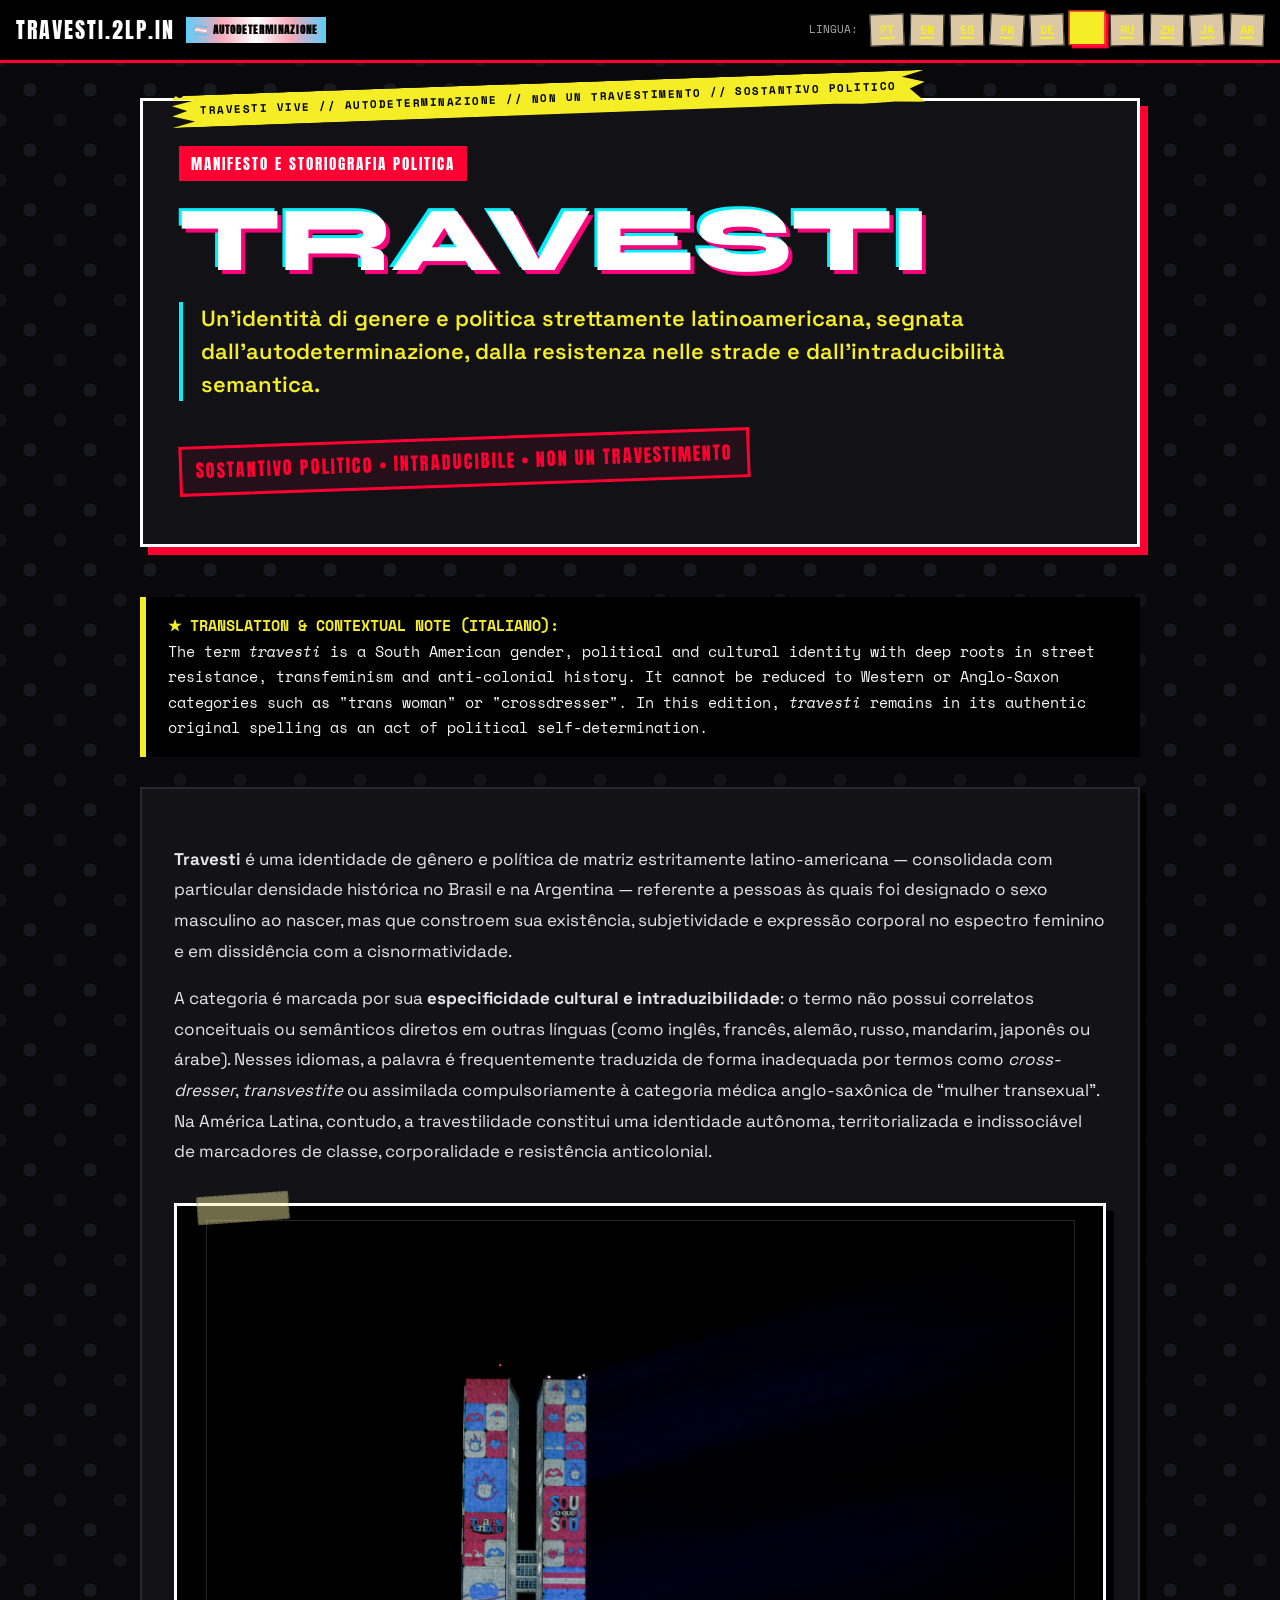
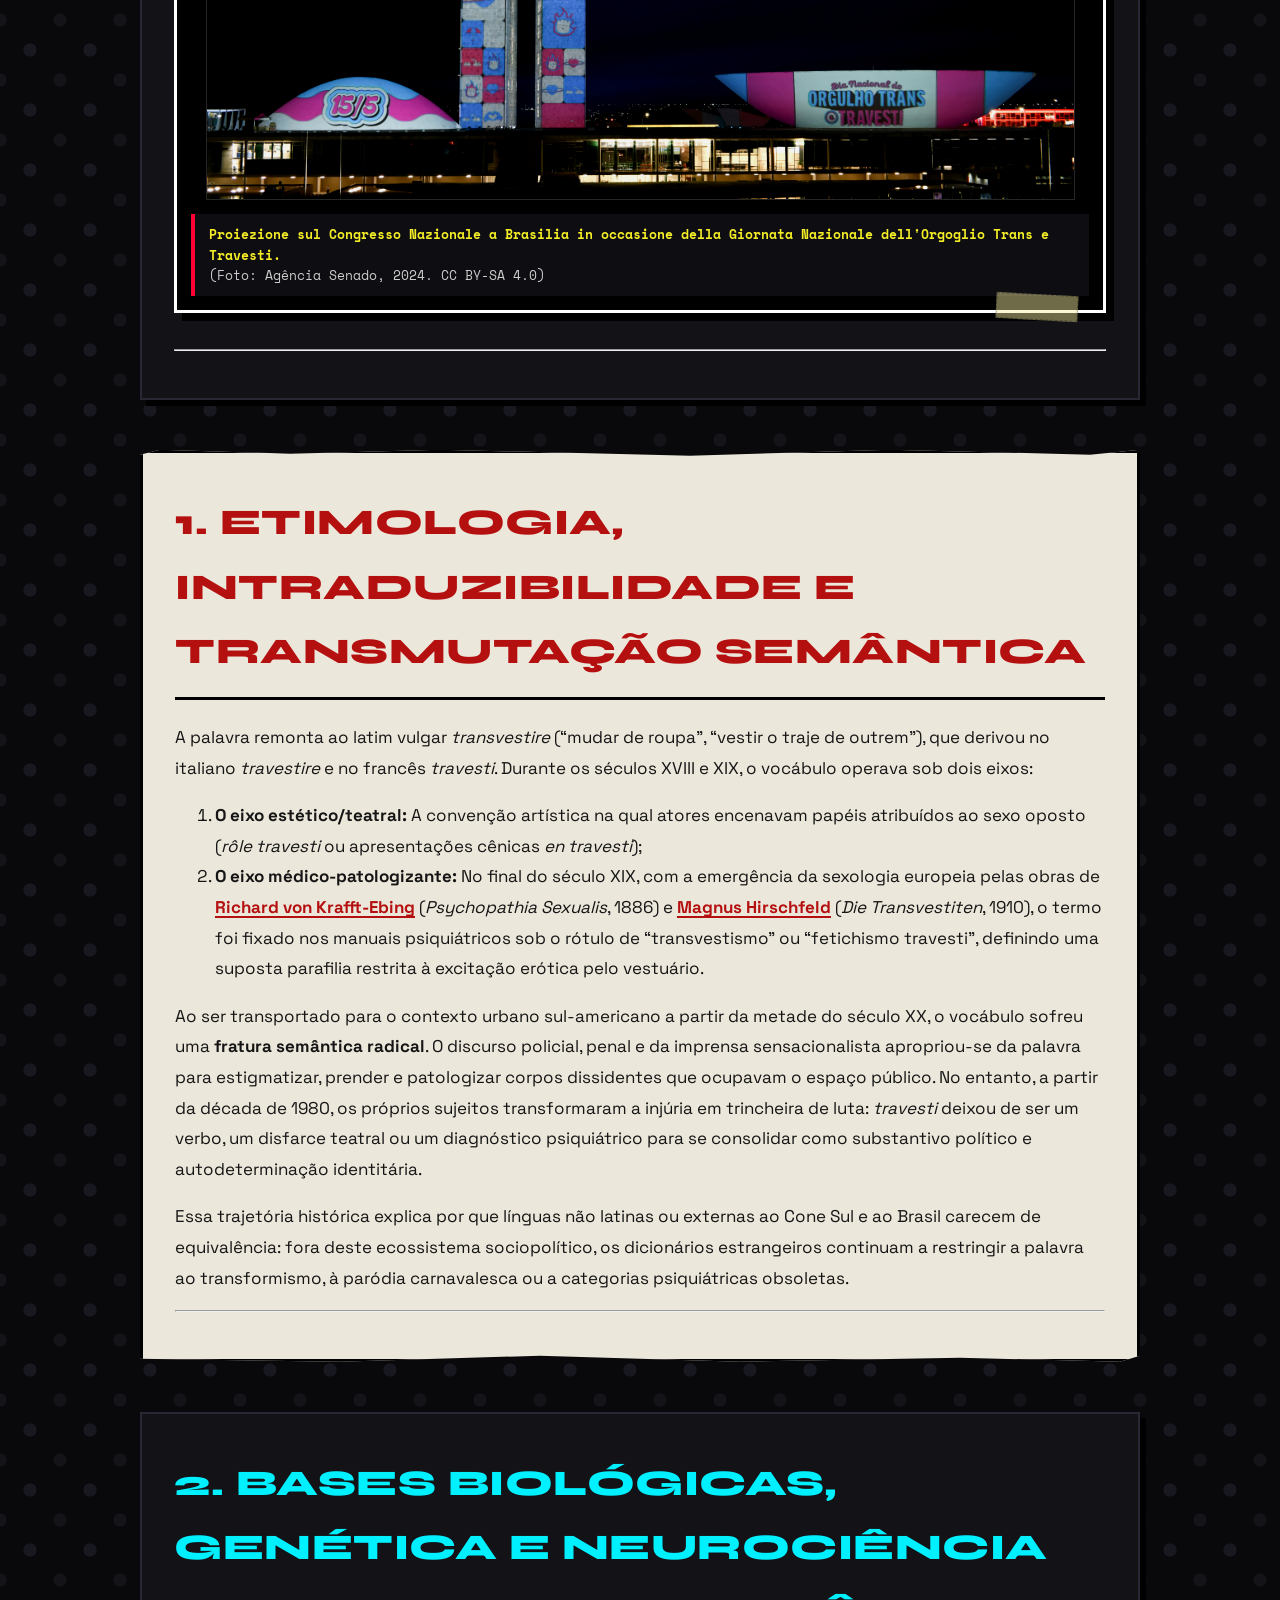
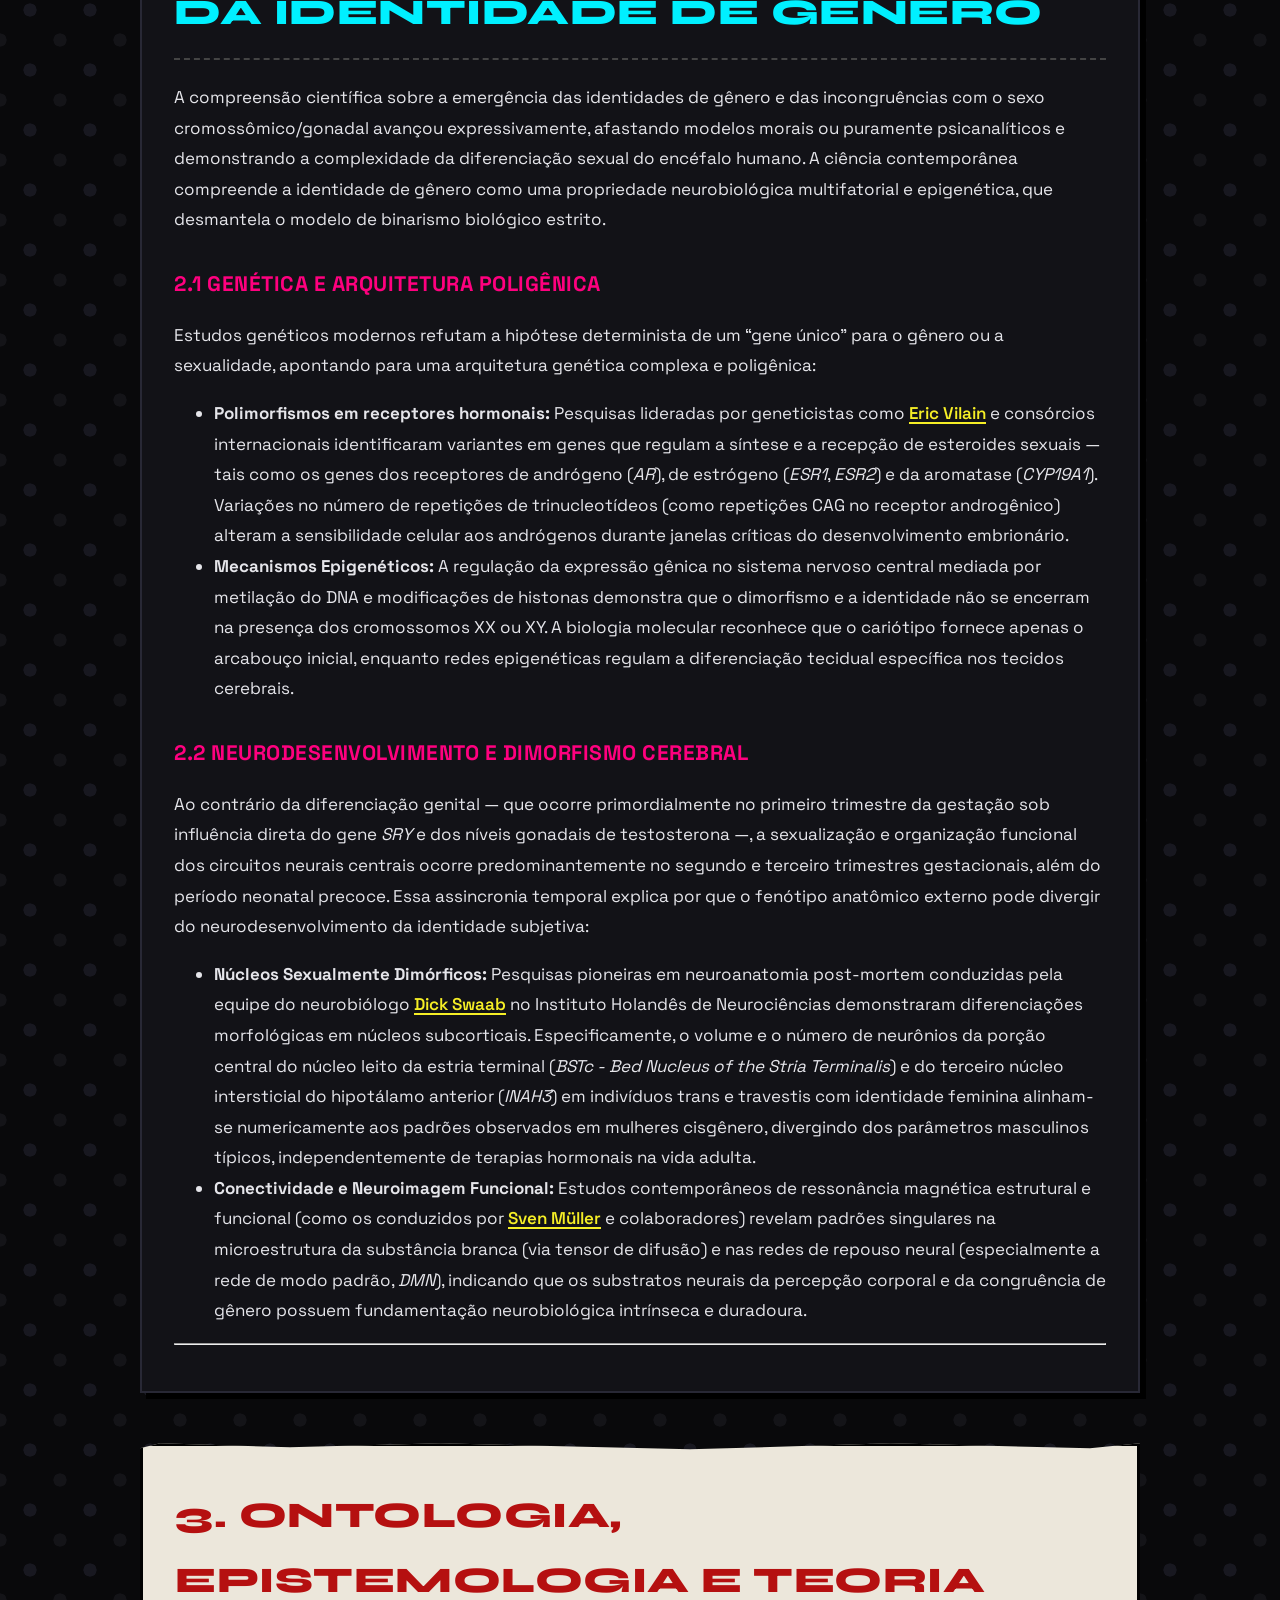
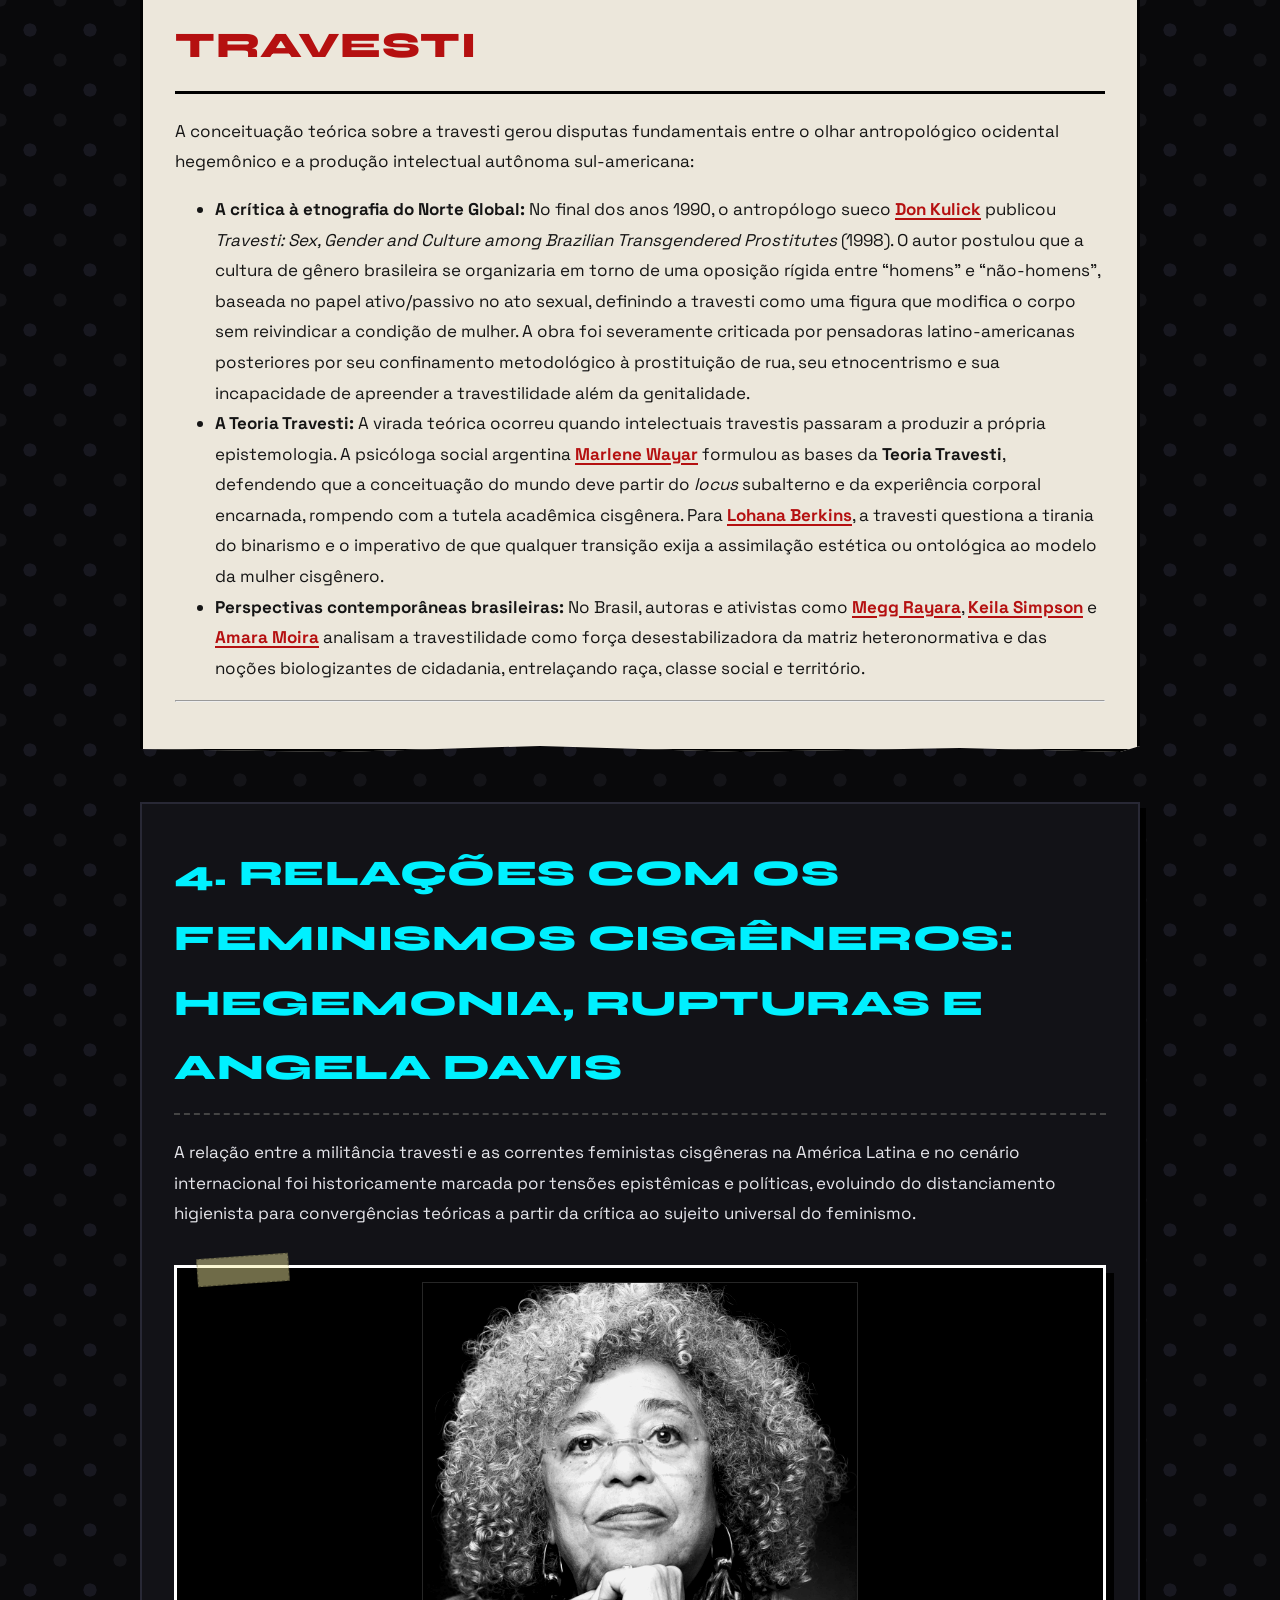
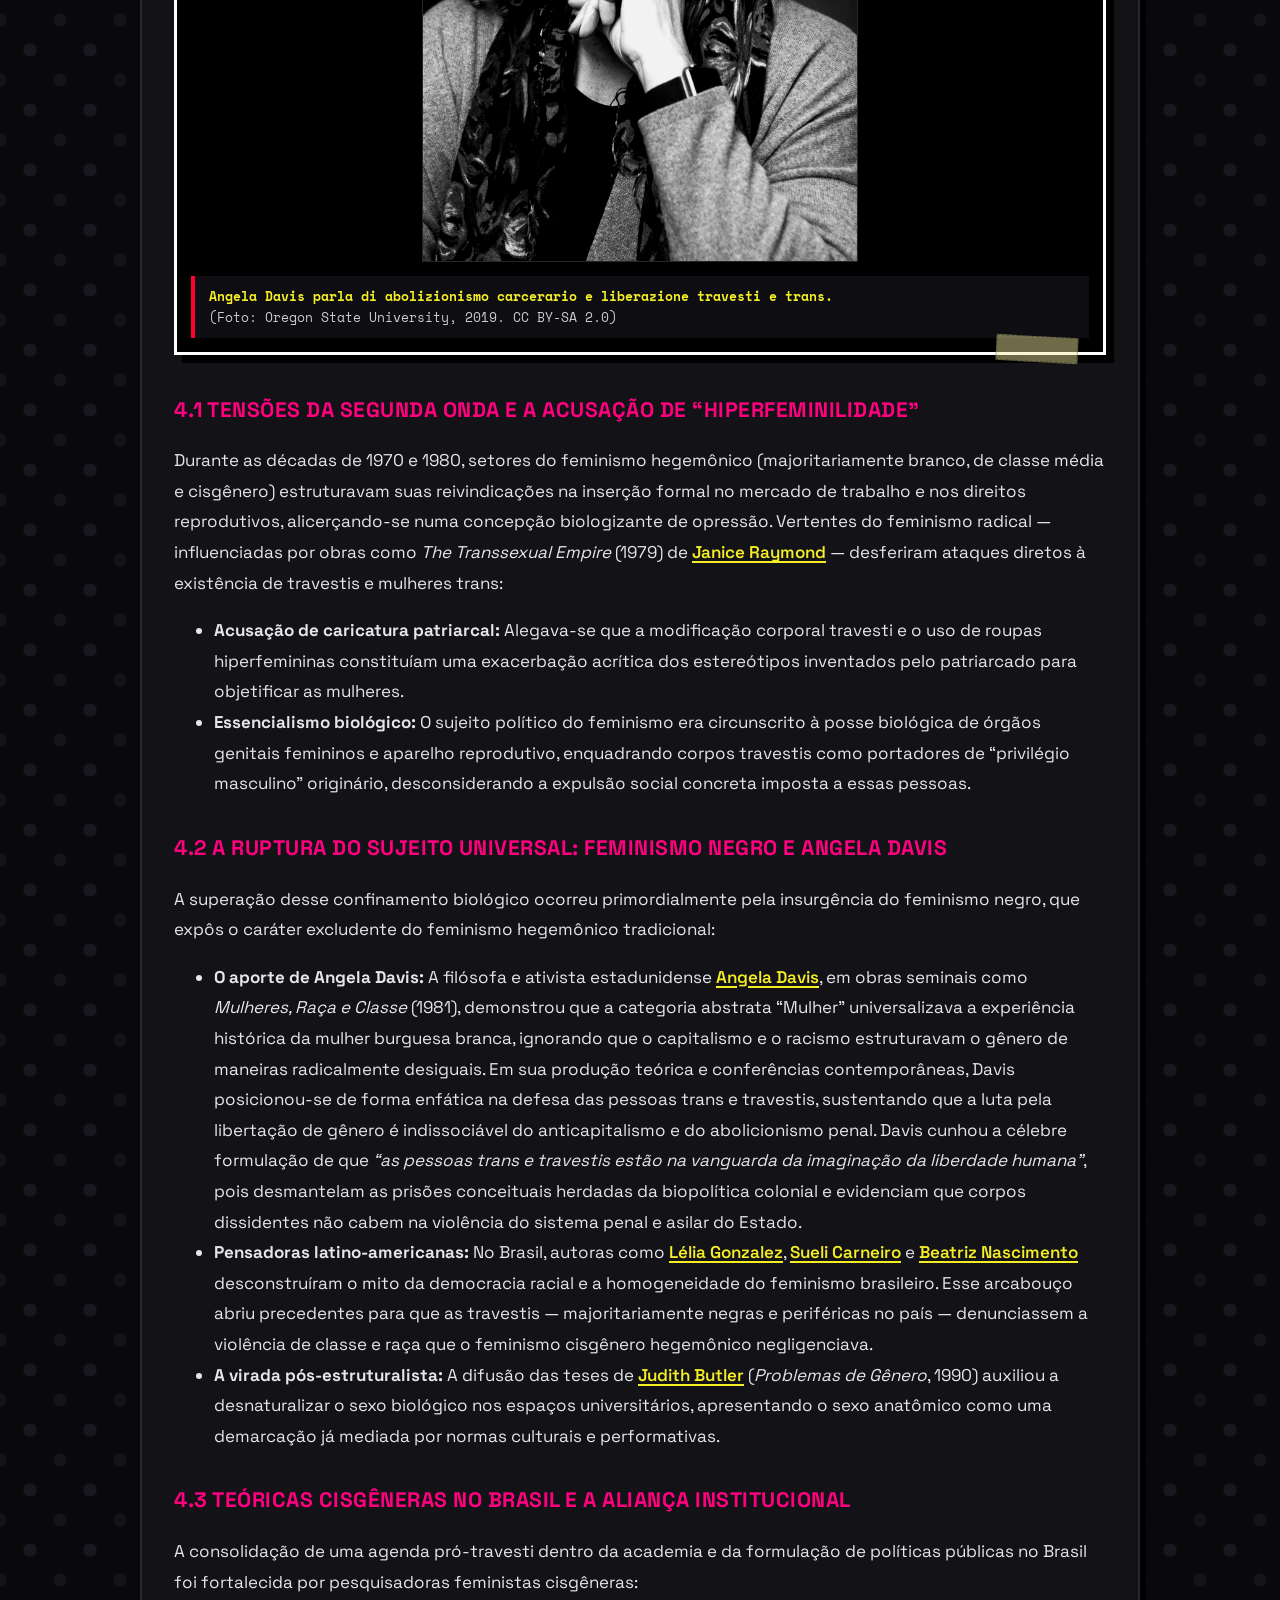
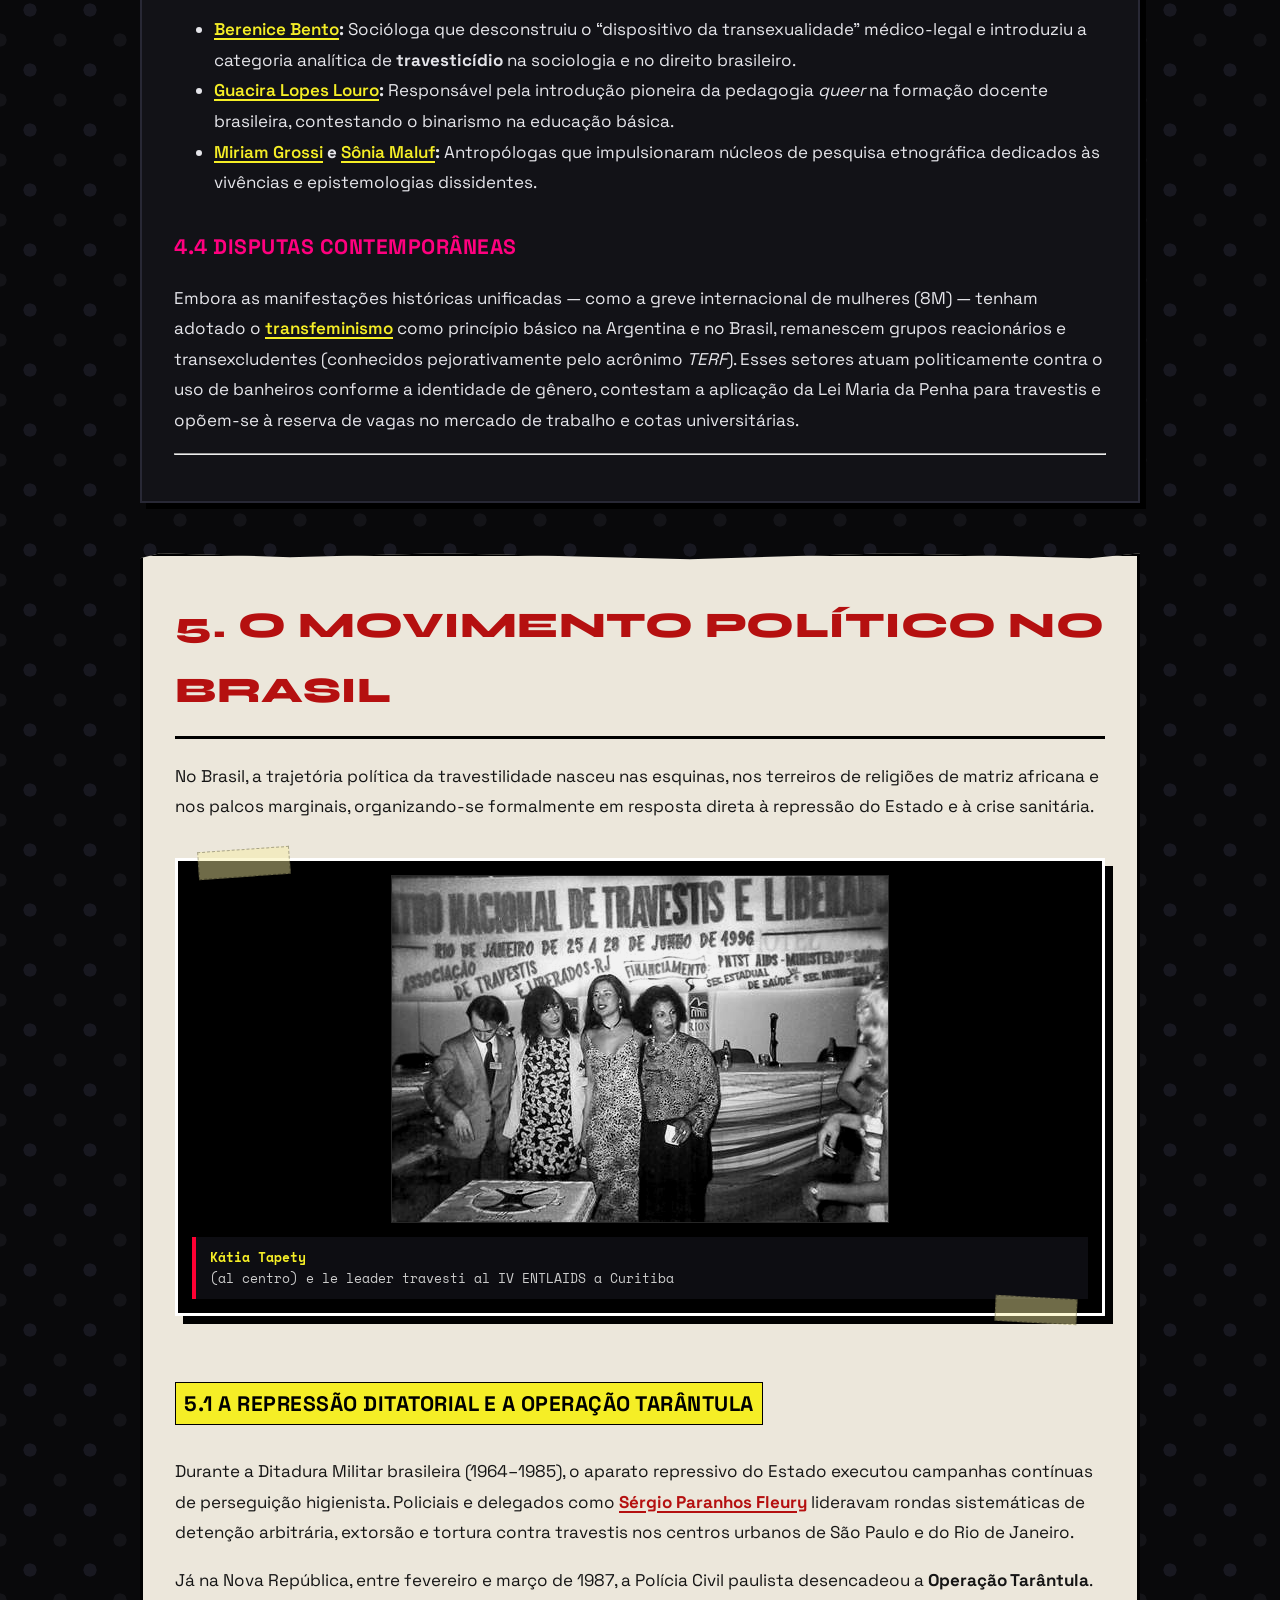
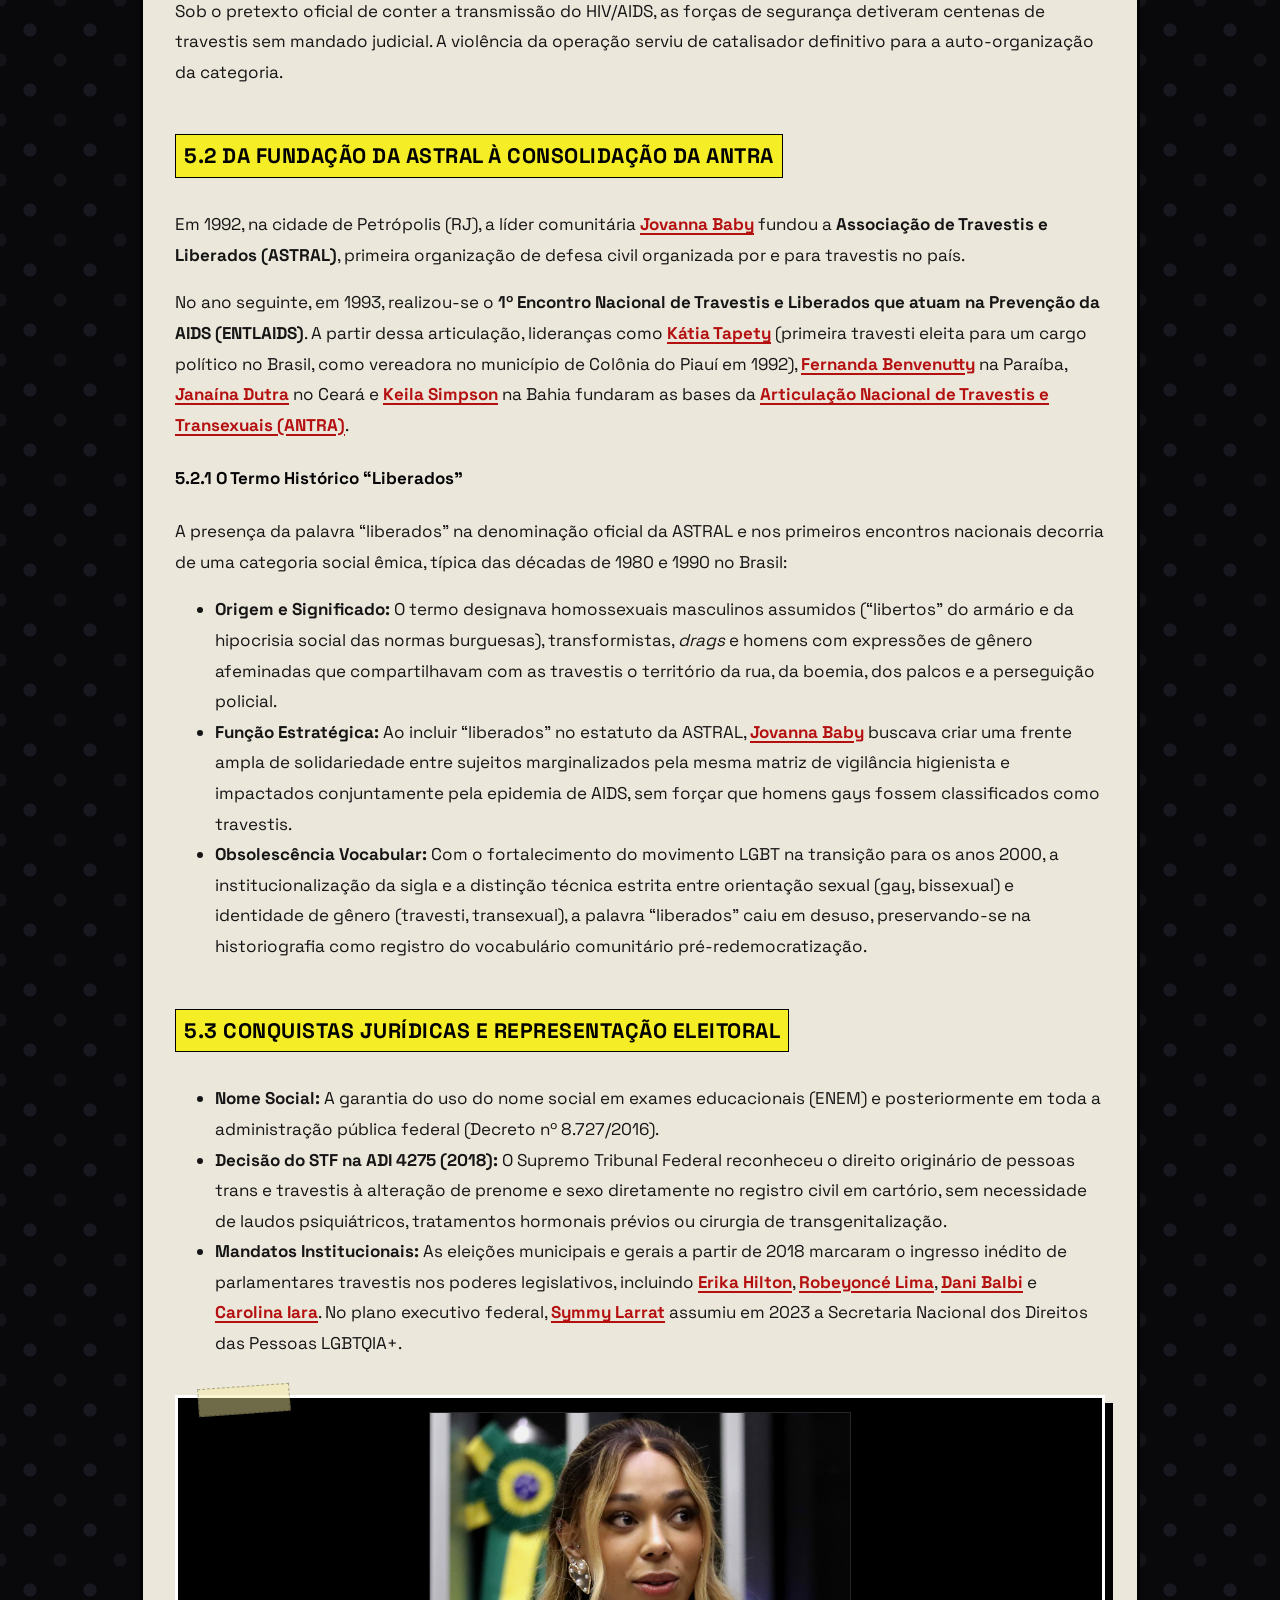
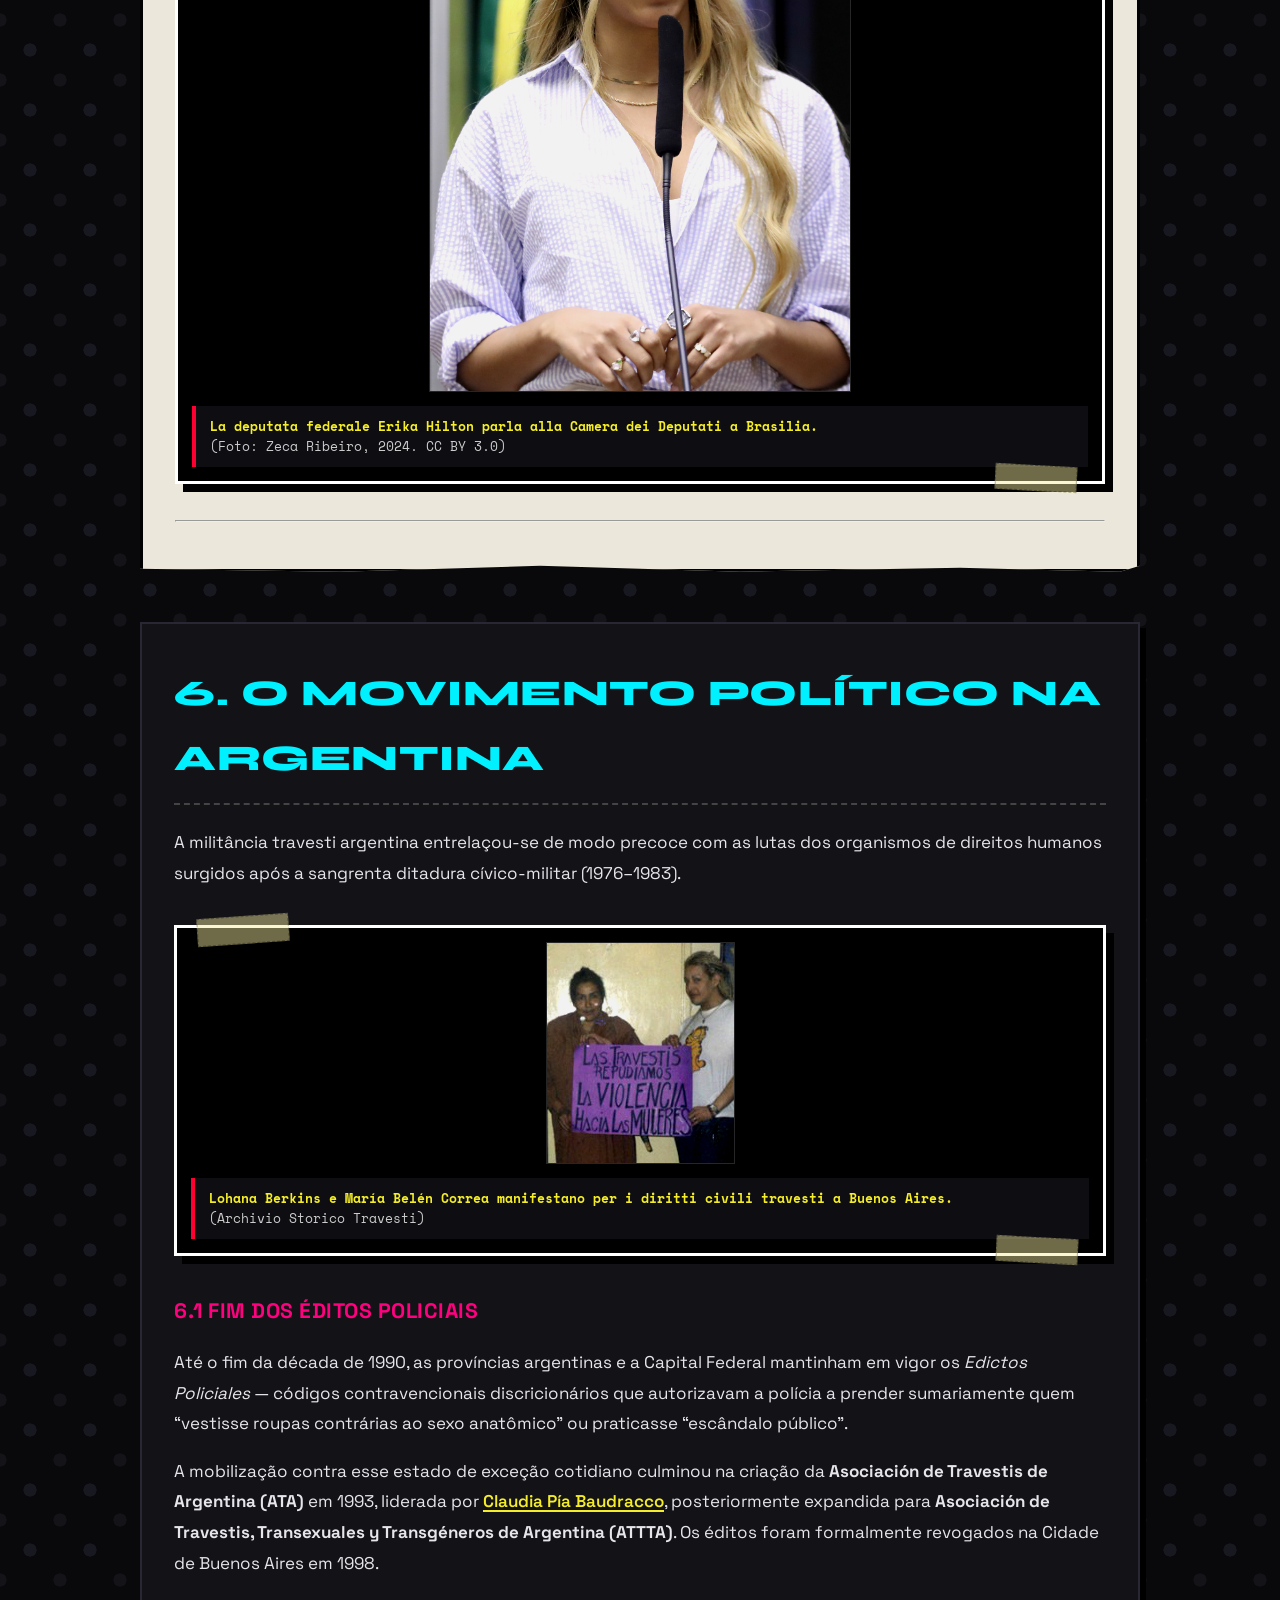
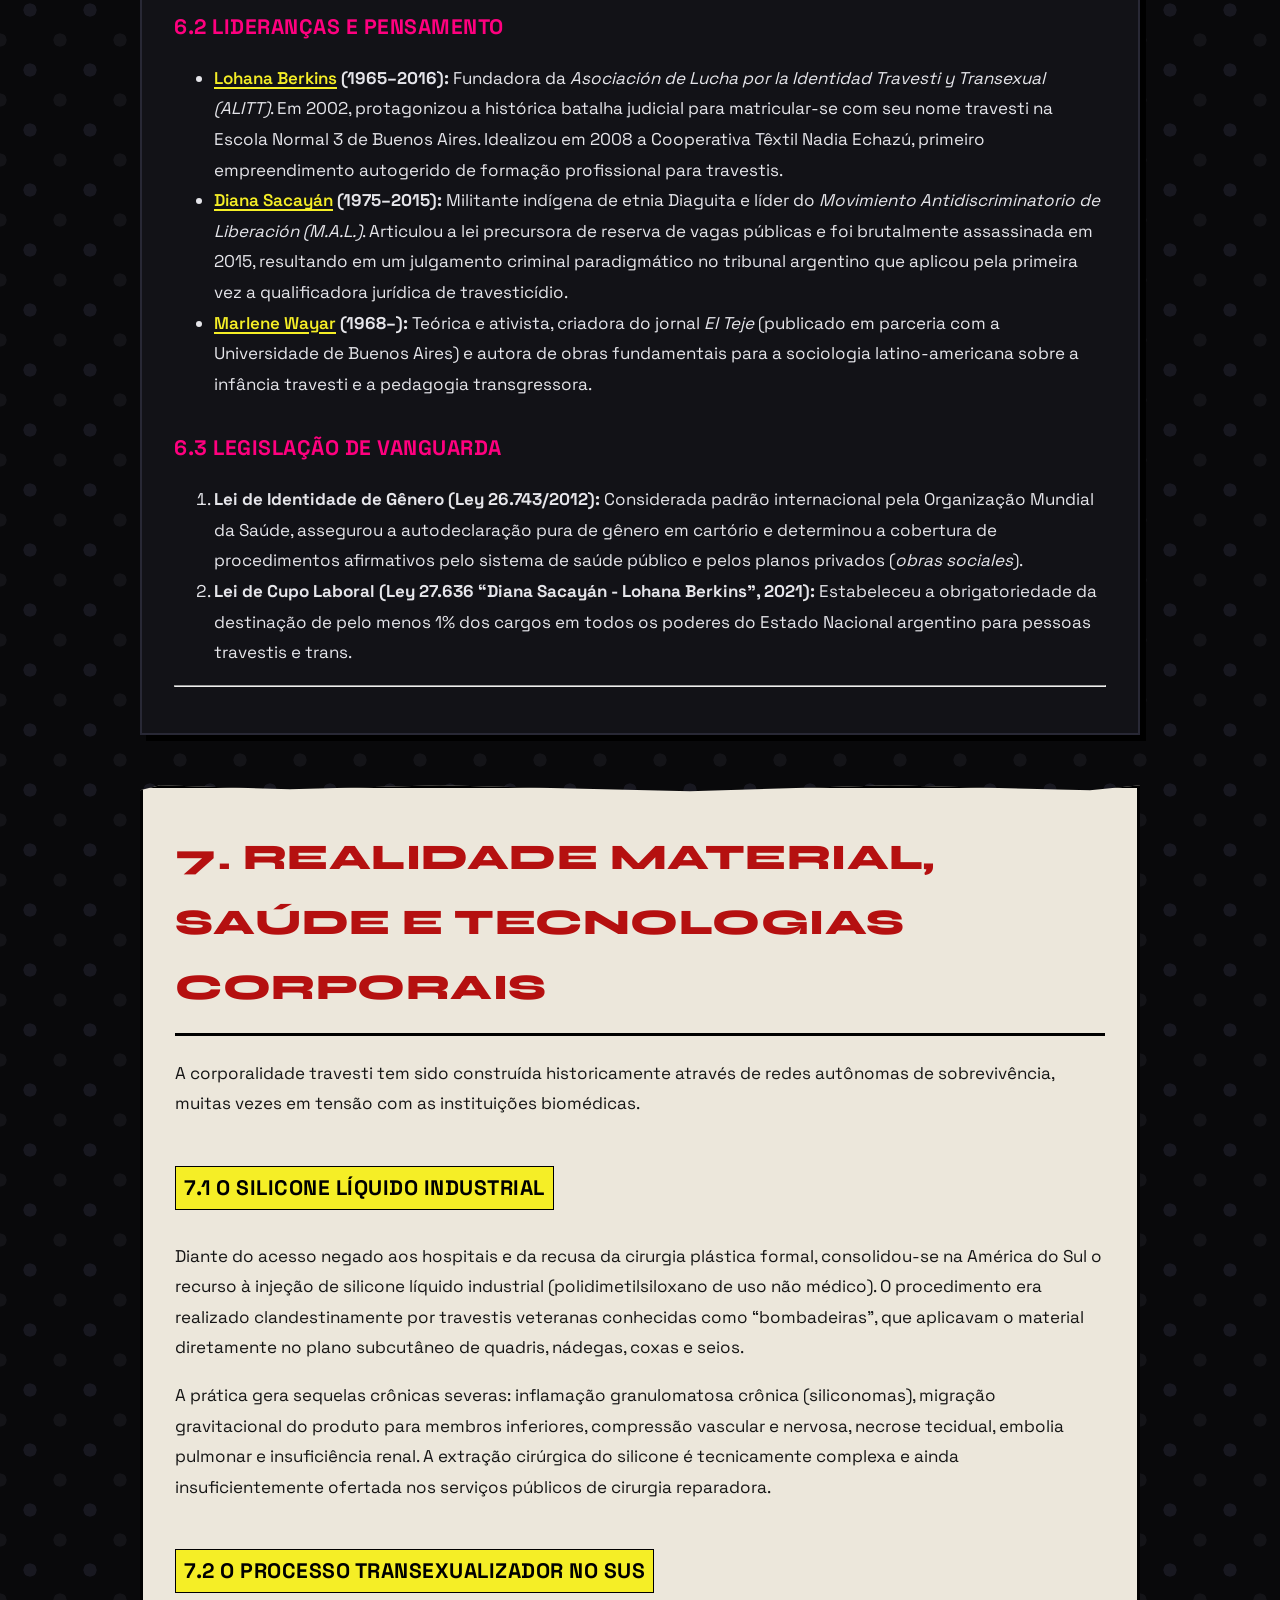
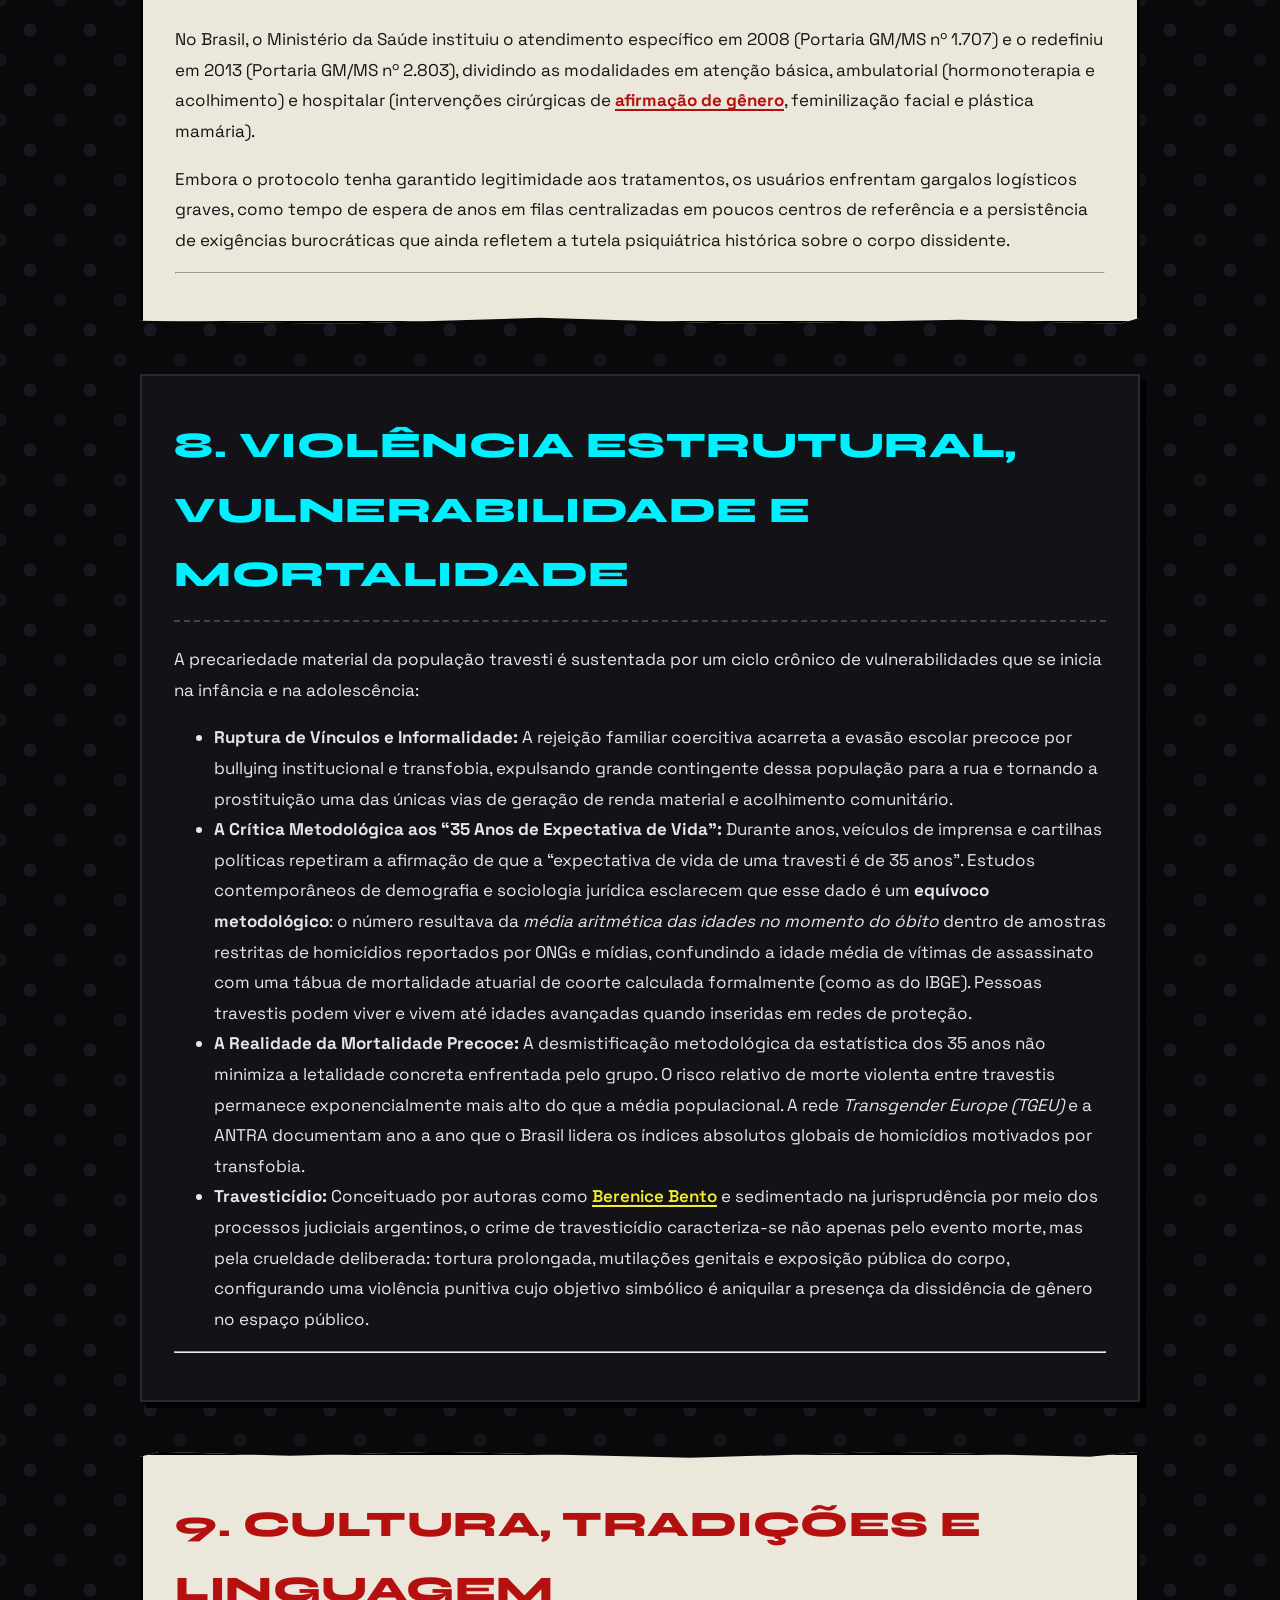
<file: site/it/index.html>
<!DOCTYPE html>
<html lang="it" dir="ltr">
<head>
    <meta charset="UTF-8">
    <meta name="viewport" content="width=device-width, initial-scale=1.0">
    <title>Travesti (identità di genere e politica) — travesti.2lp.in</title>
    <meta name="description" content="Storia, etimologia, teoria dissidente, neurobiologia e lotte politiche della travestilità in Brasile e America Latina.">
    
    <!-- Open Graph & Twitter Cards -->
    <meta property="og:title" content="Travesti (identità di genere e politica)">
    <meta property="og:description" content="Storia, etimologia, teoria dissidente, neurobiologia e lotte politiche della travestilità in Brasile e America Latina.">
    <meta property="og:image" content="https://travesti.2lp.in/assets/Orgulho_Trans_Travesti_Congresso_Nacional.jpg">
    <meta property="og:type" content="article">
    <meta property="og:url" content="https://travesti.2lp.in/it/">
    <meta name="twitter:card" content="summary_large_image">
    
    <!-- Links Canônicos Multilíngues (Norma GOST) -->
    <link rel="canonical" href="https://travesti.2lp.in/it/">
    <link rel="alternate" hreflang="pt" href="https://travesti.2lp.in/pt/"> <link rel="alternate" hreflang="en" href="https://travesti.2lp.in/en/"> <link rel="alternate" hreflang="es" href="https://travesti.2lp.in/es/"> <link rel="alternate" hreflang="fr" href="https://travesti.2lp.in/fr/"> <link rel="alternate" hreflang="de" href="https://travesti.2lp.in/de/"> <link rel="alternate" hreflang="it" href="https://travesti.2lp.in/it/"> <link rel="alternate" hreflang="ru" href="https://travesti.2lp.in/ru/"> <link rel="alternate" hreflang="zh" href="https://travesti.2lp.in/zh/"> <link rel="alternate" hreflang="ja" href="https://travesti.2lp.in/ja/"> <link rel="alternate" hreflang="ar" href="https://travesti.2lp.in/ar/">
    <link rel="alternate" hreflang="x-default" href="https://travesti.2lp.in/">

    <link rel="stylesheet" href="../assets/style.css?v=1790651706">
</head>
<body>
    <!-- Barra Superior de Fita Adesiva -->
    <nav class="top-tape-bar" aria-label="Seletor de Idiomas">
        <div class="tape-brand">
            <span>TRAVESTI.2LP.IN</span>
            <span class="badge-trans">🏳️‍⚧️ AUTODETERMINAZIONE</span>
        </div>
        <div class="lang-selector-tape">
            <span style="font-family: 'Space Mono', monospace; font-size: 11px; color: #aaa; align-self: center; margin-right: 6px;">LINGUA:</span>
            <a href="../pt/" class="lang-tape-item " style="--rot:-2;">PT</a>
<a href="../en/" class="lang-tape-item " style="--rot:1;">EN</a>
<a href="../es/" class="lang-tape-item " style="--rot:-1;">ES</a>
<a href="../fr/" class="lang-tape-item " style="--rot:3;">FR</a>
<a href="../de/" class="lang-tape-item " style="--rot:-2;">DE</a>
<a href="../it/" class="lang-tape-item active" style="--rot:2;">IT</a>
<a href="../ru/" class="lang-tape-item " style="--rot:-1;">RU</a>
<a href="../zh/" class="lang-tape-item " style="--rot:1;">ZH</a>
<a href="../ja/" class="lang-tape-item " style="--rot:-3;">JA</a>
<a href="../ar/" class="lang-tape-item " style="--rot:2;">AR</a>
        </div>
    </nav>

    <!-- Conteúdo Zine Anti-Design -->
    <main class="zine-container">
        <!-- Capa / Manchete de Choque com Duct Tape Além da Borda -->
        <div class="hero-wrapper">
            <div class="duct-tape">TRAVESTI VIVE // AUTODETERMINAZIONE // NON UN TRAVESTIMENTO // SOSTANTIVO POLITICO</div>
            <header class="hero-zine-cover">
                <div class="zine-tag-insurgente">MANIFESTO E STORIOGRAFIA POLITICA</div>
                <h1 class="hero-title-glitch">TRAVESTI</h1>
                <div class="hero-subtitle-manifesto">Un'identità di genere e politica strettamente latinoamericana, segnata dall'autodeterminazione, dalla resistenza nelle strade e dall'intraducibilità semantica.</div>
                <div class="stamp-box">SOSTANTIVO POLITICO • INTRADUCIBILE • NON UN TRAVESTIMENTO</div>
            </header>
        </div>

        
        <div class="tarja-choque-preta" style="border-left-color: var(--cor-amarelo-manifesto); margin-bottom: 30px;">
            <strong>★ TRANSLATION &amp; CONTEXTUAL NOTE (ITALIANO):</strong><br>
            The term <em>travesti</em> is a South American gender, political and cultural identity with deep roots in street resistance, transfeminism and anti-colonial history. It cannot be reduced to Western or Anglo-Saxon categories such as "trans woman" or "crossdresser". In this edition, <em>travesti</em> remains in its authentic original spelling as an act of political self-determination.
        </div>
        

        <!-- Corpo do Ensaio com Rasgos e Intervenções -->
        <article class="article-zine-body">
            <section class="paper-section"><p><strong>Travesti</strong> é uma identidade de gênero e política de matriz estritamente latino-americana — consolidada com particular densidade histórica no Brasil e na Argentina — referente a pessoas às quais foi designado o sexo masculino ao nascer, mas que constroem sua existência, subjetividade e expressão corporal no espectro feminino e em dissidência com a cisnormatividade.</p>
<p>A categoria é marcada por sua <strong>especificidade cultural e intraduzibilidade</strong>: o termo não possui correlatos conceituais ou semânticos diretos em outras línguas (como inglês, francês, alemão, russo, mandarim, japonês ou árabe). Nesses idiomas, a palavra é frequentemente traduzida de forma inadequada por termos como <em>cross-dresser</em>, <em>transvestite</em> ou assimilada compulsoriamente à categoria médica anglo-saxônica de &ldquo;mulher transexual&rdquo;. Na América Latina, contudo, a travestilidade constitui uma identidade autônoma, territorializada e indissociável de marcadores de classe, corporalidade e resistência anticolonial.</p>
<div class="photo-street-frame">
    <img src="../assets/Orgulho_Trans_Travesti_Congresso_Nacional.jpg" alt="Proiezione sul Congresso Nazionale a Brasilia in occasione della Giornata Nazionale dell'Orgoglio Trans e Travesti. (Foto: Agência Senado, 2024. CC BY-SA 4.0)" class="photo-street-img" loading="lazy">
    <div class="photo-street-caption">
        <strong>Proiezione sul Congresso Nazionale a Brasilia in occasione della Giornata Nazionale dell'Orgoglio Trans e Travesti.</strong><br>
        <span>(Foto: Agência Senado, 2024. CC BY-SA 4.0)</span>
    </div>
</div>

<hr />
</section>
<section class="paper-section torn-paper">
<h2>1. Etimologia, Intraduzibilidade e Transmutação Semântica</h2>

<p>A palavra remonta ao latim vulgar <em>transvestire</em> (&ldquo;mudar de roupa&rdquo;, &ldquo;vestir o traje de outrem&rdquo;), que derivou no italiano <em>travestire</em> e no francês <em>travesti</em>. Durante os séculos XVIII e XIX, o vocábulo operava sob dois eixos:</p>
<ol>
<li><strong>O eixo estético/teatral:</strong> A convenção artística na qual atores encenavam papéis atribuídos ao sexo oposto (<em>rôle travesti</em> ou apresentações cênicas <em>en travesti</em>);</li>
<li><strong>O eixo médico-patologizante:</strong> No final do século XIX, com a emergência da sexologia europeia pelas obras de <a href="https://pt.wikipedia.org/wiki/Richard_von_Krafft-Ebing">Richard von Krafft-Ebing</a> (<em>Psychopathia Sexualis</em>, 1886) e <a href="https://pt.wikipedia.org/wiki/Magnus_Hirschfeld">Magnus Hirschfeld</a> (<em>Die Transvestiten</em>, 1910), o termo foi fixado nos manuais psiquiátricos sob o rótulo de &ldquo;transvestismo&rdquo; ou &ldquo;fetichismo travesti&rdquo;, definindo uma suposta parafilia restrita à excitação erótica pelo vestuário.</li>
</ol>
<p>Ao ser transportado para o contexto urbano sul-americano a partir da metade do século XX, o vocábulo sofreu uma <strong>fratura semântica radical</strong>. O discurso policial, penal e da imprensa sensacionalista apropriou-se da palavra para estigmatizar, prender e patologizar corpos dissidentes que ocupavam o espaço público. No entanto, a partir da década de 1980, os próprios sujeitos transformaram a injúria em trincheira de luta: <em>travesti</em> deixou de ser um verbo, um disfarce teatral ou um diagnóstico psiquiátrico para se consolidar como substantivo político e autodeterminação identitária.</p>
<p>Essa trajetória histórica explica por que línguas não latinas ou externas ao Cone Sul e ao Brasil carecem de equivalência: fora deste ecossistema sociopolítico, os dicionários estrangeiros continuam a restringir a palavra ao transformismo, à paródia carnavalesca ou a categorias psiquiátricas obsoletas.</p>
<hr />

</section>
<section class="paper-section">
<h2>2. Bases Biológicas, Genética e Neurociência da Identidade de Gênero</h2>

<p>A compreensão científica sobre a emergência das identidades de gênero e das incongruências com o sexo cromossômico/gonadal avançou expressivamente, afastando modelos morais ou puramente psicanalíticos e demonstrando a complexidade da diferenciação sexual do encéfalo humano. A ciência contemporânea compreende a identidade de gênero como uma propriedade neurobiológica multifatorial e epigenética, que desmantela o modelo de binarismo biológico estrito.</p>
<h3>2.1 Genética e Arquitetura Poligênica</h3>
<p>Estudos genéticos modernos refutam a hipótese determinista de um &ldquo;gene único&rdquo; para o gênero ou a sexualidade, apontando para uma arquitetura genética complexa e poligênica:</p>
<ul>
<li><strong>Polimorfismos em receptores hormonais:</strong> Pesquisas lideradas por geneticistas como <a href="https://en.wikipedia.org/wiki/Eric_Vilain">Eric Vilain</a> e consórcios internacionais identificaram variantes em genes que regulam a síntese e a recepção de esteroides sexuais — tais como os genes dos receptores de andrógeno (<em>AR</em>), de estrógeno (<em>ESR1</em>, <em>ESR2</em>) e da aromatase (<em>CYP19A1</em>). Variações no número de repetições de trinucleotídeos (como repetições CAG no receptor androgênico) alteram a sensibilidade celular aos andrógenos durante janelas críticas do desenvolvimento embrionário.</li>
<li><strong>Mecanismos Epigenéticos:</strong> A regulação da expressão gênica no sistema nervoso central mediada por metilação do DNA e modificações de histonas demonstra que o dimorfismo e a identidade não se encerram na presença dos cromossomos XX ou XY. A biologia molecular reconhece que o cariótipo fornece apenas o arcabouço inicial, enquanto redes epigenéticas regulam a diferenciação tecidual específica nos tecidos cerebrais.</li>
</ul>
<h3>2.2 Neurodesenvolvimento e Dimorfismo Cerebral</h3>
<p>Ao contrário da diferenciação genital — que ocorre primordialmente no primeiro trimestre da gestação sob influência direta do gene <em>SRY</em> e dos níveis gonadais de testosterona —, a sexualização e organização funcional dos circuitos neurais centrais ocorre predominantemente no segundo e terceiro trimestres gestacionais, além do período neonatal precoce. Essa assincronia temporal explica por que o fenótipo anatômico externo pode divergir do neurodesenvolvimento da identidade subjetiva:</p>
<ul>
<li><strong>Núcleos Sexualmente Dimórficos:</strong> Pesquisas pioneiras em neuroanatomia post-mortem conduzidas pela equipe do neurobiólogo <a href="https://en.wikipedia.org/wiki/Dick_Swaab">Dick Swaab</a> no Instituto Holandês de Neurociências demonstraram diferenciações morfológicas em núcleos subcorticais. Especificamente, o volume e o número de neurônios da porção central do núcleo leito da estria terminal (<em>BSTc - Bed Nucleus of the Stria Terminalis</em>) e do terceiro núcleo intersticial do hipotálamo anterior (<em>INAH3</em>) em indivíduos trans e travestis com identidade feminina alinham-se numericamente aos padrões observados em mulheres cisgênero, divergindo dos parâmetros masculinos típicos, independentemente de terapias hormonais na vida adulta.</li>
<li><strong>Conectividade e Neuroimagem Funcional:</strong> Estudos contemporâneos de ressonância magnética estrutural e funcional (como os conduzidos por <a href="https://en.wikipedia.org/wiki/Sven_M%C3%BCller_(psychologist)">Sven Müller</a> e colaboradores) revelam padrões singulares na microestrutura da substância branca (via tensor de difusão) e nas redes de repouso neural (especialmente a rede de modo padrão, <em>DMN</em>), indicando que os substratos neurais da percepção corporal e da congruência de gênero possuem fundamentação neurobiológica intrínseca e duradoura.</li>
</ul>
<hr />

</section>
<section class="paper-section torn-paper">
<h2>3. Ontologia, Epistemologia e Teoria Travesti</h2>

<p>A conceituação teórica sobre a travesti gerou disputas fundamentais entre o olhar antropológico ocidental hegemônico e a produção intelectual autônoma sul-americana:</p>
<ul>
<li><strong>A crítica à etnografia do Norte Global:</strong> No final dos anos 1990, o antropólogo sueco <a href="https://en.wikipedia.org/wiki/Don_Kulick">Don Kulick</a> publicou <em>Travesti: Sex, Gender and Culture among Brazilian Transgendered Prostitutes</em> (1998). O autor postulou que a cultura de gênero brasileira se organizaria em torno de uma oposição rígida entre &ldquo;homens&rdquo; e &ldquo;não-homens&rdquo;, baseada no papel ativo/passivo no ato sexual, definindo a travesti como uma figura que modifica o corpo sem reivindicar a condição de mulher. A obra foi severamente criticada por pensadoras latino-americanas posteriores por seu confinamento metodológico à prostituição de rua, seu etnocentrismo e sua incapacidade de apreender a travestilidade além da genitalidade.</li>
<li><strong>A Teoria Travesti:</strong> A virada teórica ocorreu quando intelectuais travestis passaram a produzir a própria epistemologia. A psicóloga social argentina <a href="https://pt.wikipedia.org/wiki/Marlene_Wayar">Marlene Wayar</a> formulou as bases da <strong>Teoria Travesti</strong>, defendendo que a conceituação do mundo deve partir do <em>locus</em> subalterno e da experiência corporal encarnada, rompendo com a tutela acadêmica cisgênera. Para <a href="https://pt.wikipedia.org/wiki/Lohana_Berkins">Lohana Berkins</a>, a travesti questiona a tirania do binarismo e o imperativo de que qualquer transição exija a assimilação estética ou ontológica ao modelo da mulher cisgênero.</li>
<li><strong>Perspectivas contemporâneas brasileiras:</strong> No Brasil, autoras e ativistas como <a href="https://pt.wikipedia.org/wiki/Megg_Rayara">Megg Rayara</a>, <a href="https://pt.wikipedia.org/wiki/Keila_Simpson">Keila Simpson</a> e <a href="https://pt.wikipedia.org/wiki/Amara_Moira">Amara Moira</a> analisam a travestilidade como força desestabilizadora da matriz heteronormativa e das noções biologizantes de cidadania, entrelaçando raça, classe social e território.</li>
</ul>
<hr />

</section>
<section class="paper-section">
<h2>4. Relações com os Feminismos Cisgêneros: Hegemonia, Rupturas e Angela Davis</h2>

<p>A relação entre a militância travesti e as correntes feministas cisgêneras na América Latina e no cenário internacional foi historicamente marcada por tensões epistêmicas e políticas, evoluindo do distanciamento higienista para convergências teóricas a partir da crítica ao sujeito universal do feminismo.</p>
<div class="photo-street-frame">
    <img src="../assets/Angela_Davis_2019.jpg" alt="Angela Davis parla di abolizionismo carcerario e liberazione travesti e trans. (Foto: Oregon State University, 2019. CC BY-SA 2.0)" class="photo-street-img" loading="lazy">
    <div class="photo-street-caption">
        <strong>Angela Davis parla di abolizionismo carcerario e liberazione travesti e trans.</strong><br>
        <span>(Foto: Oregon State University, 2019. CC BY-SA 2.0)</span>
    </div>
</div>

<h3>4.1 Tensões da Segunda Onda e a Acusação de &ldquo;Hiperfeminilidade&rdquo;</h3>
<p>Durante as décadas de 1970 e 1980, setores do feminismo hegemônico (majoritariamente branco, de classe média e cisgênero) estruturavam suas reivindicações na inserção formal no mercado de trabalho e nos direitos reprodutivos, alicerçando-se numa concepção biologizante de opressão. Vertentes do feminismo radical — influenciadas por obras como <em>The Transsexual Empire</em> (1979) de <a href="https://pt.wikipedia.org/wiki/Janice_Raymond">Janice Raymond</a> — desferiram ataques diretos à existência de travestis e mulheres trans:</p>
<ul>
<li><strong>Acusação de caricatura patriarcal:</strong> Alegava-se que a modificação corporal travesti e o uso de roupas hiperfemininas constituíam uma exacerbação acrítica dos estereótipos inventados pelo patriarcado para objetificar as mulheres.</li>
<li><strong>Essencialismo biológico:</strong> O sujeito político do feminismo era circunscrito à posse biológica de órgãos genitais femininos e aparelho reprodutivo, enquadrando corpos travestis como portadores de &ldquo;privilégio masculino&rdquo; originário, desconsiderando a expulsão social concreta imposta a essas pessoas.</li>
</ul>
<h3>4.2 A Ruptura do Sujeito Universal: Feminismo Negro e Angela Davis</h3>
<p>A superação desse confinamento biológico ocorreu primordialmente pela insurgência do feminismo negro, que expôs o caráter excludente do feminismo hegemônico tradicional:</p>
<ul>
<li><strong>O aporte de Angela Davis:</strong> A filósofa e ativista estadunidense <a href="https://pt.wikipedia.org/wiki/Angela_Davis">Angela Davis</a>, em obras seminais como <em>Mulheres, Raça e Classe</em> (1981), demonstrou que a categoria abstrata &ldquo;Mulher&rdquo; universalizava a experiência histórica da mulher burguesa branca, ignorando que o capitalismo e o racismo estruturavam o gênero de maneiras radicalmente desiguais. Em sua produção teórica e conferências contemporâneas, Davis posicionou-se de forma enfática na defesa das pessoas trans e travestis, sustentando que a luta pela libertação de gênero é indissociável do anticapitalismo e do abolicionismo penal. Davis cunhou a célebre formulação de que <em>&ldquo;as pessoas trans e travestis estão na vanguarda da imaginação da liberdade humana&rdquo;</em>, pois desmantelam as prisões conceituais herdadas da biopolítica colonial e evidenciam que corpos dissidentes não cabem na violência do sistema penal e asilar do Estado.</li>
<li><strong>Pensadoras latino-americanas:</strong> No Brasil, autoras como <a href="https://pt.wikipedia.org/wiki/L%C3%A9lia_Gonzalez">Lélia Gonzalez</a>, <a href="https://pt.wikipedia.org/wiki/Sueli_Carneiro">Sueli Carneiro</a> e <a href="https://pt.wikipedia.org/wiki/Beatriz_Nascimento">Beatriz Nascimento</a> desconstruíram o mito da democracia racial e a homogeneidade do feminismo brasileiro. Esse arcabouço abriu precedentes para que as travestis — majoritariamente negras e periféricas no país — denunciassem a violência de classe e raça que o feminismo cisgênero hegemônico negligenciava.</li>
<li><strong>A virada pós-estruturalista:</strong> A difusão das teses de <a href="https://pt.wikipedia.org/wiki/Judith_Butler">Judith Butler</a> (<em>Problemas de Gênero</em>, 1990) auxiliou a desnaturalizar o sexo biológico nos espaços universitários, apresentando o sexo anatômico como uma demarcação já mediada por normas culturais e performativas.</li>
</ul>
<h3>4.3 Teóricas Cisgêneras no Brasil e a Aliança Institucional</h3>
<p>A consolidação de uma agenda pró-travesti dentro da academia e da formulação de políticas públicas no Brasil foi fortalecida por pesquisadoras feministas cisgêneras:</p>
<ul>
<li><strong><a href="https://pt.wikipedia.org/wiki/Berenice_Bento">Berenice Bento</a>:</strong> Socióloga que desconstruiu o &ldquo;dispositivo da transexualidade&rdquo; médico-legal e introduziu a categoria analítica de <strong>travesticídio</strong> na sociologia e no direito brasileiro.</li>
<li><strong><a href="https://pt.wikipedia.org/wiki/Guacira_Lopes_Louro">Guacira Lopes Louro</a>:</strong> Responsável pela introdução pioneira da pedagogia <em>queer</em> na formação docente brasileira, contestando o binarismo na educação básica.</li>
<li><strong><a href="https://pt.wikipedia.org/wiki/Miriam_Grossi">Miriam Grossi</a> e <a href="https://pt.wikipedia.org/wiki/S%C3%B4nia_Maluf">Sônia Maluf</a>:</strong> Antropólogas que impulsionaram núcleos de pesquisa etnográfica dedicados às vivências e epistemologias dissidentes.</li>
</ul>
<h3>4.4 Disputas Contemporâneas</h3>
<p>Embora as manifestações históricas unificadas — como a greve internacional de mulheres (8M) — tenham adotado o <a href="https://pt.wikipedia.org/wiki/Transfeminismo">transfeminismo</a> como princípio básico na Argentina e no Brasil, remanescem grupos reacionários e transexcludentes (conhecidos pejorativamente pelo acrônimo <em>TERF</em>). Esses setores atuam politicamente contra o uso de banheiros conforme a identidade de gênero, contestam a aplicação da Lei Maria da Penha para travestis e opõem-se à reserva de vagas no mercado de trabalho e cotas universitárias.</p>
<hr />

</section>
<section class="paper-section torn-paper">
<h2>5. O Movimento Político no Brasil</h2>

<p>No Brasil, a trajetória política da travestilidade nasceu nas esquinas, nos terreiros de religiões de matriz africana e nos palcos marginais, organizando-se formalmente em resposta direta à repressão do Estado e à crise sanitária.</p>
<div class="photo-street-frame">
    <img src="../assets/IV_ENTLAIDS_1996_Katia_Tapety.jpg" alt="Kátia Tapety (al centro) e le leader travesti al IV ENTLAIDS a Curitiba (1996) — nascita di ANTRA. (Archivio Keila Simpson)" class="photo-street-img" loading="lazy">
    <div class="photo-street-caption">
        <strong>Kátia Tapety</strong><br>
        <span>(al centro) e le leader travesti al IV ENTLAIDS a Curitiba </span>
    </div>
</div>

<h3>5.1 A Repressão Ditatorial e a Operação Tarântula</h3>
<p>Durante a Ditadura Militar brasileira (1964–1985), o aparato repressivo do Estado executou campanhas contínuas de perseguição higienista. Policiais e delegados como <a href="https://pt.wikipedia.org/wiki/S%C3%A9rgio_Paranhos_Fleury">Sérgio Paranhos Fleury</a> lideravam rondas sistemáticas de detenção arbitrária, extorsão e tortura contra travestis nos centros urbanos de São Paulo e do Rio de Janeiro.</p>
<p>Já na Nova República, entre fevereiro e março de 1987, a Polícia Civil paulista desencadeou a <strong>Operação Tarântula</strong>. Sob o pretexto oficial de conter a transmissão do HIV/AIDS, as forças de segurança detiveram centenas de travestis sem mandado judicial. A violência da operação serviu de catalisador definitivo para a auto-organização da categoria.</p>
<h3>5.2 Da Fundação da ASTRAL à Consolidação da ANTRA</h3>
<p>Em 1992, na cidade de Petrópolis (RJ), a líder comunitária <a href="https://pt.wikipedia.org/wiki/Jovanna_Baby">Jovanna Baby</a> fundou a <strong>Associação de Travestis e Liberados (ASTRAL)</strong>, primeira organização de defesa civil organizada por e para travestis no país.</p>
<p>No ano seguinte, em 1993, realizou-se o <strong>1º Encontro Nacional de Travestis e Liberados que atuam na Prevenção da AIDS (ENTLAIDS)</strong>. A partir dessa articulação, lideranças como <a href="https://pt.wikipedia.org/wiki/K%C3%A1tia_Tapety">Kátia Tapety</a> (primeira travesti eleita para um cargo político no Brasil, como vereadora no município de Colônia do Piauí em 1992), <a href="https://pt.wikipedia.org/wiki/Fernanda_Benvenutty">Fernanda Benvenutty</a> na Paraíba, <a href="https://pt.wikipedia.org/wiki/Jana%C3%ADna_Dutra">Janaína Dutra</a> no Ceará e <a href="https://pt.wikipedia.org/wiki/Keila_Simpson">Keila Simpson</a> na Bahia fundaram as bases da <a href="https://pt.wikipedia.org/wiki/Articula%C3%A7%C3%A3o_Nacional_de_Travestis_e_Transexuais">Articulação Nacional de Travestis e Transexuais (ANTRA)</a>.</p>
<h4>5.2.1 O Termo Histórico &ldquo;Liberados&rdquo;</h4>
<p>A presença da palavra &ldquo;liberados&rdquo; na denominação oficial da ASTRAL e nos primeiros encontros nacionais decorria de uma categoria social êmica, típica das décadas de 1980 e 1990 no Brasil:</p>
<ul>
<li><strong>Origem e Significado:</strong> O termo designava homossexuais masculinos assumidos (&ldquo;libertos&rdquo; do armário e da hipocrisia social das normas burguesas), transformistas, <em>drags</em> e homens com expressões de gênero afeminadas que compartilhavam com as travestis o território da rua, da boemia, dos palcos e a perseguição policial.</li>
<li><strong>Função Estratégica:</strong> Ao incluir &ldquo;liberados&rdquo; no estatuto da ASTRAL, <a href="https://pt.wikipedia.org/wiki/Jovanna_Baby">Jovanna Baby</a> buscava criar uma frente ampla de solidariedade entre sujeitos marginalizados pela mesma matriz de vigilância higienista e impactados conjuntamente pela epidemia de AIDS, sem forçar que homens gays fossem classificados como travestis.</li>
<li><strong>Obsolescência Vocabular:</strong> Com o fortalecimento do movimento LGBT na transição para os anos 2000, a institucionalização da sigla e a distinção técnica estrita entre orientação sexual (gay, bissexual) e identidade de gênero (travesti, transexual), a palavra &ldquo;liberados&rdquo; caiu em desuso, preservando-se na historiografia como registro do vocabulário comunitário pré-redemocratização.</li>
</ul>
<h3>5.3 Conquistas Jurídicas e Representação Eleitoral</h3>
<ul>
<li><strong>Nome Social:</strong> A garantia do uso do nome social em exames educacionais (ENEM) e posteriormente em toda a administração pública federal (Decreto nº 8.727/2016).</li>
<li><strong>Decisão do STF na ADI 4275 (2018):</strong> O Supremo Tribunal Federal reconheceu o direito originário de pessoas trans e travestis à alteração de prenome e sexo diretamente no registro civil em cartório, sem necessidade de laudos psiquiátricos, tratamentos hormonais prévios ou cirurgia de transgenitalização.</li>
<li><strong>Mandatos Institucionais:</strong> As eleições municipais e gerais a partir de 2018 marcaram o ingresso inédito de parlamentares travestis nos poderes legislativos, incluindo <a href="https://pt.wikipedia.org/wiki/Erika_Hilton">Erika Hilton</a>, <a href="https://pt.wikipedia.org/wiki/Robeyonc%C3%A9_Lima">Robeyoncé Lima</a>, <a href="https://pt.wikipedia.org/wiki/Dani_Balbi">Dani Balbi</a> e <a href="https://pt.wikipedia.org/wiki/Carolina_Iara">Carolina Iara</a>. No plano executivo federal, <a href="https://pt.wikipedia.org/wiki/Symmy_Larrat">Symmy Larrat</a> assumiu em 2023 a Secretaria Nacional dos Direitos das Pessoas LGBTQIA+.</li>
</ul>
<div class="photo-street-frame">
    <img src="../assets/Erika_Hilton_Camara_2024.jpg" alt="La deputata federale Erika Hilton parla alla Camera dei Deputati a Brasilia. (Foto: Zeca Ribeiro, 2024. CC BY 3.0)" class="photo-street-img" loading="lazy">
    <div class="photo-street-caption">
        <strong>La deputata federale Erika Hilton parla alla Camera dei Deputati a Brasilia.</strong><br>
        <span>(Foto: Zeca Ribeiro, 2024. CC BY 3.0)</span>
    </div>
</div>

<hr />

</section>
<section class="paper-section">
<h2>6. O Movimento Político na Argentina</h2>

<p>A militância travesti argentina entrelaçou-se de modo precoce com as lutas dos organismos de direitos humanos surgidos após a sangrenta ditadura cívico-militar (1976–1983).</p>
<div class="photo-street-frame">
    <img src="../assets/Lohana_Berkins_e_Maria_Belen_Correa.jpg" alt="Lohana Berkins e María Belén Correa manifestano per i diritti civili travesti a Buenos Aires. (Archivio Storico Travesti)" class="photo-street-img" loading="lazy">
    <div class="photo-street-caption">
        <strong>Lohana Berkins e María Belén Correa manifestano per i diritti civili travesti a Buenos Aires.</strong><br>
        <span>(Archivio Storico Travesti)</span>
    </div>
</div>

<h3>6.1 Fim dos Éditos Policiais</h3>
<p>Até o fim da década de 1990, as províncias argentinas e a Capital Federal mantinham em vigor os <em>Edictos Policiales</em> — códigos contravencionais discricionários que autorizavam a polícia a prender sumariamente quem &ldquo;vestisse roupas contrárias ao sexo anatômico&rdquo; ou praticasse &ldquo;escândalo público&rdquo;.</p>
<p>A mobilização contra esse estado de exceção cotidiano culminou na criação da <strong>Asociación de Travestis de Argentina (ATA)</strong> em 1993, liderada por <a href="https://pt.wikipedia.org/wiki/Claudia_P%C3%ADa_Baudracco">Claudia Pía Baudracco</a>, posteriormente expandida para <strong>Asociación de Travestis, Transexuales y Transgéneros de Argentina (ATTTA)</strong>. Os éditos foram formalmente revogados na Cidade de Buenos Aires em 1998.</p>
<h3>6.2 Lideranças e Pensamento</h3>
<ul>
<li><strong><a href="https://pt.wikipedia.org/wiki/Lohana_Berkins">Lohana Berkins</a> (1965–2016):</strong> Fundadora da <em>Asociación de Lucha por la Identidad Travesti y Transexual (ALITT)</em>. Em 2002, protagonizou a histórica batalha judicial para matricular-se com seu nome travesti na Escola Normal 3 de Buenos Aires. Idealizou em 2008 a Cooperativa Têxtil Nadia Echazú, primeiro empreendimento autogerido de formação profissional para travestis.</li>
<li><strong><a href="https://pt.wikipedia.org/wiki/Diana_Sacay%C3%A1n">Diana Sacayán</a> (1975–2015):</strong> Militante indígena de etnia Diaguita e líder do <em>Movimiento Antidiscriminatorio de Liberación (M.A.L.)</em>. Articulou a lei precursora de reserva de vagas públicas e foi brutalmente assassinada em 2015, resultando em um julgamento criminal paradigmático no tribunal argentino que aplicou pela primeira vez a qualificadora jurídica de travesticídio.</li>
<li><strong><a href="https://pt.wikipedia.org/wiki/Marlene_Wayar">Marlene Wayar</a> (1968–):</strong> Teórica e ativista, criadora do jornal <em>El Teje</em> (publicado em parceria com a Universidade de Buenos Aires) e autora de obras fundamentais para a sociologia latino-americana sobre a infância travesti e a pedagogia transgressora.</li>
</ul>
<h3>6.3 Legislação de Vanguarda</h3>
<ol>
<li><strong>Lei de Identidade de Gênero (Ley 26.743/2012):</strong> Considerada padrão internacional pela Organização Mundial da Saúde, assegurou a autodeclaração pura de gênero em cartório e determinou a cobertura de procedimentos afirmativos pelo sistema de saúde público e pelos planos privados (<em>obras sociales</em>).</li>
<li><strong>Lei de Cupo Laboral (Ley 27.636 &ldquo;Diana Sacayán - Lohana Berkins&rdquo;, 2021):</strong> Estabeleceu a obrigatoriedade da destinação de pelo menos 1% dos cargos em todos os poderes do Estado Nacional argentino para pessoas travestis e trans.</li>
</ol>
<hr />

</section>
<section class="paper-section torn-paper">
<h2>7. Realidade Material, Saúde e Tecnologias Corporais</h2>

<p>A corporalidade travesti tem sido construída historicamente através de redes autônomas de sobrevivência, muitas vezes em tensão com as instituições biomédicas.</p>
<h3>7.1 O Silicone Líquido Industrial</h3>
<p>Diante do acesso negado aos hospitais e da recusa da cirurgia plástica formal, consolidou-se na América do Sul o recurso à injeção de silicone líquido industrial (polidimetilsiloxano de uso não médico). O procedimento era realizado clandestinamente por travestis veteranas conhecidas como &ldquo;bombadeiras&rdquo;, que aplicavam o material diretamente no plano subcutâneo de quadris, nádegas, coxas e seios.</p>
<p>A prática gera sequelas crônicas severas: inflamação granulomatosa crônica (siliconomas), migração gravitacional do produto para membros inferiores, compressão vascular e nervosa, necrose tecidual, embolia pulmonar e insuficiência renal. A extração cirúrgica do silicone é tecnicamente complexa e ainda insuficientemente ofertada nos serviços públicos de cirurgia reparadora.</p>
<h3>7.2 O Processo Transexualizador no SUS</h3>
<p>No Brasil, o Ministério da Saúde instituiu o atendimento específico em 2008 (Portaria GM/MS nº 1.707) e o redefiniu em 2013 (Portaria GM/MS nº 2.803), dividindo as modalidades em atenção básica, ambulatorial (hormonoterapia e acolhimento) e hospitalar (intervenções cirúrgicas de <a href="https://pt.wikipedia.org/wiki/Cirurgia_de_afirma%C3%A7%C3%A3o_de_g%C3%AAnero">afirmação de gênero</a>, feminilização facial e plástica mamária).</p>
<p>Embora o protocolo tenha garantido legitimidade aos tratamentos, os usuários enfrentam gargalos logísticos graves, como tempo de espera de anos em filas centralizadas em poucos centros de referência e a persistência de exigências burocráticas que ainda refletem a tutela psiquiátrica histórica sobre o corpo dissidente.</p>
<hr />

</section>
<section class="paper-section">
<h2>8. Violência Estrutural, Vulnerabilidade e Mortalidade</h2>

<p>A precariedade material da população travesti é sustentada por um ciclo crônico de vulnerabilidades que se inicia na infância e na adolescência:</p>
<ul>
<li><strong>Ruptura de Vínculos e Informalidade:</strong> A rejeição familiar coercitiva acarreta a evasão escolar precoce por bullying institucional e transfobia, expulsando grande contingente dessa população para a rua e tornando a prostituição uma das únicas vias de geração de renda material e acolhimento comunitário.</li>
<li><strong>A Crítica Metodológica aos &ldquo;35 Anos de Expectativa de Vida&rdquo;:</strong> Durante anos, veículos de imprensa e cartilhas políticas repetiram a afirmação de que a &ldquo;expectativa de vida de uma travesti é de 35 anos&rdquo;. Estudos contemporâneos de demografia e sociologia jurídica esclarecem que esse dado é um <strong>equívoco metodológico</strong>: o número resultava da <em>média aritmética das idades no momento do óbito</em> dentro de amostras restritas de homicídios reportados por ONGs e mídias, confundindo a idade média de vítimas de assassinato com uma tábua de mortalidade atuarial de coorte calculada formalmente (como as do IBGE). Pessoas travestis podem viver e vivem até idades avançadas quando inseridas em redes de proteção.</li>
<li><strong>A Realidade da Mortalidade Precoce:</strong> A desmistificação metodológica da estatística dos 35 anos não minimiza a letalidade concreta enfrentada pelo grupo. O risco relativo de morte violenta entre travestis permanece exponencialmente mais alto do que a média populacional. A rede <em>Transgender Europe (TGEU)</em> e a ANTRA documentam ano a ano que o Brasil lidera os índices absolutos globais de homicídios motivados por transfobia.</li>
<li><strong>Travesticídio:</strong> Conceituado por autoras como <a href="https://pt.wikipedia.org/wiki/Berenice_Bento">Berenice Bento</a> e sedimentado na jurisprudência por meio dos processos judiciais argentinos, o crime de travesticídio caracteriza-se não apenas pelo evento morte, mas pela crueldade deliberada: tortura prolongada, mutilações genitais e exposição pública do corpo, configurando uma violência punitiva cujo objetivo simbólico é aniquilar a presença da dissidência de gênero no espaço público.</li>
</ul>
<hr />

</section>
<section class="paper-section torn-paper">
<h2>9. Cultura, Tradições e Linguagem</h2>

<p>Apesar do contexto adverso de violência, as travestis construíram matrizes culturais fundamentais para o patrimônio sociocultural sul-americano:</p>
<div class="photo-street-frame">
    <img src="../assets/Susy_Shock.jpg" alt="Susy Shock, poetessa e performer argentina: 'Rivendico il mio diritto di essere un mostro'. (Archivio Culturale)" class="photo-street-img" loading="lazy">
    <div class="photo-street-caption">
        <strong>Susy Shock, poetessa e performer argentina: 'Rivendico il mio diritto di essere un mostro'.</strong><br>
        <span>(Archivio Culturale)</span>
    </div>
</div>

<ul>
<li><strong>O <a href="https://pt.wikipedia.org/wiki/Pajub%C3%A1">Bajubá (ou Pajubá)</a>:</strong> Vocabulário e dialeto criptolaléctico estruturado a partir da confluência entre o português brasileiro e línguas africanas ocidentais (notadamente o iorubá, o fom e o quimbundo). Gestado originalmente nos terreiros de Candomblé e Umbanda, foi adotado e desenvolvido pelas travestis nas ruas brasileiras para codificar termos sobre a polícia, a saúde, a afetividade e o trabalho sexual, constituindo um mecanismo de autodefesa e coesão de grupo.</li>
<li><strong>Expressão Artística e Resistência:</strong> Figuras históricas marcaram a cena cultural transgressora, desde <a href="https://pt.wikipedia.org/wiki/Madame_Sat%C3%A3">Madame Satã</a> na Lapa boêmia carioca do início do século XX e o estrelato de <a href="https://pt.wikipedia.org/wiki/Rog%C3%A9ria">Rogéria</a> nos teatros de revista e na televisão aberta brasileira, até os manifestos contemporâneos da poeta e performer argentina <a href="https://es.wikipedia.org/wiki/Susy_Shock">Susy Shock</a> e a produção ensaística e ficcional de escritoras e pesquisadoras como <a href="https://pt.wikipedia.org/wiki/Amara_Moira">Amara Moira</a>.</li>
</ul>
<hr />

</section>
<section class="paper-section">
<h2>10. Ver também</h2>

<ul>
<li><a href="https://pt.wikipedia.org/wiki/Identidade_de_g%C3%AAnero">Identidade de gênero</a></li>
<li><a href="https://pt.wikipedia.org/wiki/Transfeminismo">Transfeminismo</a></li>
<li><a href="https://pt.wikipedia.org/wiki/Articula%C3%A7%C3%A3o_Nacional_de_Travestis_e_Transexuais">Articulação Nacional de Travestis e Transexuais (ANTRA)</a></li>
<li><a href="https://pt.wikipedia.org/wiki/Pajub%C3%A1">Pajubá</a></li>
<li><a href="https://pt.wikipedia.org/wiki/Cirurgia_de_afirma%C3%A7%C3%A3o_de_g%C3%AAnero">Cirurgia de afirmação de gênero</a></li>
<li><a href="https://pt.wikipedia.org/wiki/Muxe">Muxe</a></li>
</ul>
<hr />

</section>
<section class="paper-section torn-paper">
<h2>11. Notas de Tradução e Fusão Enciclopédica</h2>

<div class="tarja-choque-preta">
<strong>★ Proveniência Historiográfica</strong>
<p>O conteúdo deste artigo incorpora, sintetiza e expande material historiográfico e político originário de dois verbetes da Wikipédia:
1. <a href="https://pt.wikipedia.org/wiki/Travesti_%28identidade_de_g%C3%AAnero%29">Travesti</a> (Wikipédia em português), com foco na cronologia política brasileira, na etimologia e na realidade sanitária nacional;
2. <a href="https://en.wikipedia.org/wiki/Travesti_%28gender_identity%29">Travesti (gender identity)</a> (Wikipédia em inglês), com foco na trajetória legislativa argentina, na superação dos éditos policiais e na formulação conceitual da Teoria Travesti.</p>
</div>

<hr />

</section>
<section class="paper-section">
<h2>12. Referências e Literatura Citada</h2>

<ol>
<li><strong>ANTRA.</strong> <em>Dossiê: Assassinatos e violências contra travestis e transexuais brasileiras</em>. Brasília: Articulação Nacional de Travestis e Transexuais, publicações anuais (2018–2025).</li>
<li><strong>BABY, Jovanna.</strong> <em>Memórias da resistência travesti no Brasil: da fundação da ASTRAL à organização nacional</em>. Rio de Janeiro: Editora Metanoia, 2015.</li>
<li><strong>BENTO, Berenice.</strong> <em>A reinvenção do corpo: sexualidade e gênero na experiência transexual</em>. Rio de Janeiro: Garamond, 2006.</li>
<li><strong>BERKINS, Lohana; FERNÁNDEZ, Josefina.</strong> <em>La gesta del nombre propio: informe sobre la situação de la comunidad travesti en la Argentina</em>. Buenos Aires: Ediciones Madres de Plaza de Mayo, 2005.</li>
<li><strong>BUTLER, Judith.</strong> <em>Problemas de gênero: feminismo e subversão da identidade</em>. Rio de Janeiro: Civilização Brasileira, 2003.</li>
<li><strong>CARNEIRO, Sueli.</strong> <em>A construção do outro como não-ser como fundamento do ser</em>. Tese de Doutorado em Educação. São Paulo: Universidade de São Paulo, 2005.</li>
<li><strong>DAVIS, Angela.</strong> <em>Mulheres, Raça e Classe</em>. São Paulo: Boitempo, 2016.</li>
<li><strong>DAVIS, Angela.</strong> <em>A liberdade é uma luta constante</em>. São Paulo: Boitempo, 2018.</li>
<li><strong>GONZALEZ, Lélia.</strong> <em>Por um feminismo afro-latino-americano</em>. Rio de Janeiro: Zahar, 2020.</li>
<li><strong>HARE, L. et al.</strong> &ldquo;Androgen Receptor Gene Expression and Variations in Transgender Identity&rdquo;. <em>The Journal of Clinical Endocrinology &amp; Metabolism</em>, v. 94, n. 1, p. 320–325, 2009.</li>
<li><strong>KULICK, Don.</strong> <em>Travesti: Sex, Gender, and Culture among Brazilian Transgendered Prostitutes</em>. Chicago: University of Chicago Press, 1998.</li>
<li><strong>LOURO, Guacira Lopes.</strong> <em>Um corpo estranho: ensaios sobre sexualidade e teoria queer</em>. Belo Horizonte: Autêntica, 2004.</li>
<li><strong>MÜLLER, Sven C. et al.</strong> &ldquo;Brain structural and functional connectivity patterns in gender dysphoria: A high-resolution imaging and connectome assessment&rdquo;. <em>NeuroImage</em>, v. 147, p. 112–122, 2017.</li>
<li><strong>OLIVEIRA, Megg Rayara Gomes de.</strong> <em>O diabo em forma de gente: (r)existências de gays afeminados, travestis e mulheres transexuais negras</em>. Tese de Doutorado em Educação. Curitiba: Universidade Federal do Paraná, 2017.</li>
<li><strong>SACAYÁN, Diana.</strong> <em>La Ley de Cupo Laboral Travesti Trans: Del desamparo a la reparación histórica</em>. Buenos Aires: Ediciones M.A.L., 2014.</li>
<li><strong>SWAAB, Dick F.; ZHOU, Jiang-Ning et al.</strong> &ldquo;A sex difference in the human brain and its relation to transsexuality&rdquo;. <em>Nature</em>, v. 378, p. 68–70, 1995.</li>
<li><strong>WAYAR, Marlene.</strong> <em>Travesti: una teoría lo suficientemente buena</em>. Buenos Aires: Muchas Nueces, 2018.</li>
</ol>
</section>
        </article>
    </main>

    <!-- Rodapé Canônico em 2 Linhas (Perfil Lumen // Norma GOST) -->
    <footer class="lumen-footer-canonical">
        <div class="footer-line-1">
            Orgogliosamente prodotto da uma <a href="https://travesti.2lp.in/it/">travesti latinoamericana</a> 🏳️‍⚧️ :)
        </div>
        <div class="footer-line-2">
            Travesti v0.1.0-dev.1 • da <a href="https://lumen.pink">Lumen Pink</a> • 2026-09-29T03:15:06Z • Brasile 🇧🇷 • <a href="https://creativecommons.org/licenses/by-sa/4.0">CC-BY-SA-4.0</a>
        </div>
    </footer>
</body>
</html>
</file>
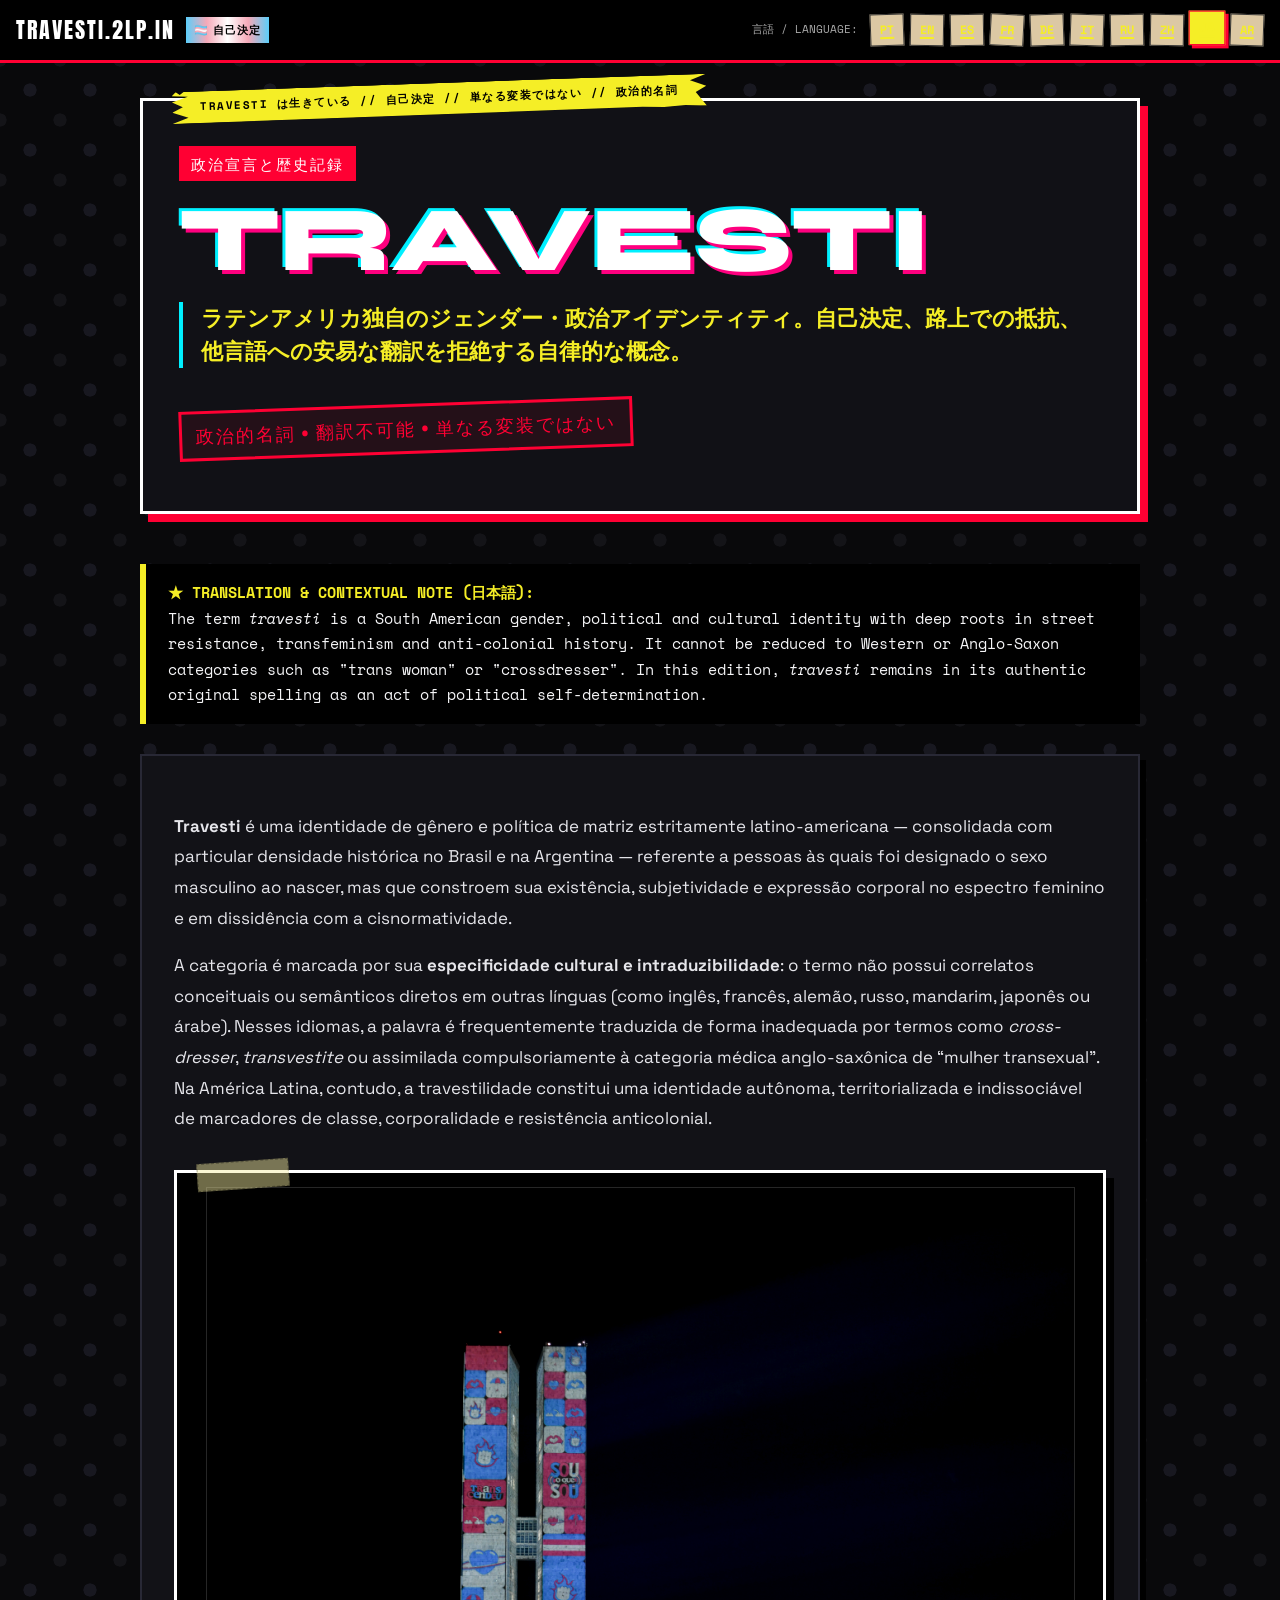
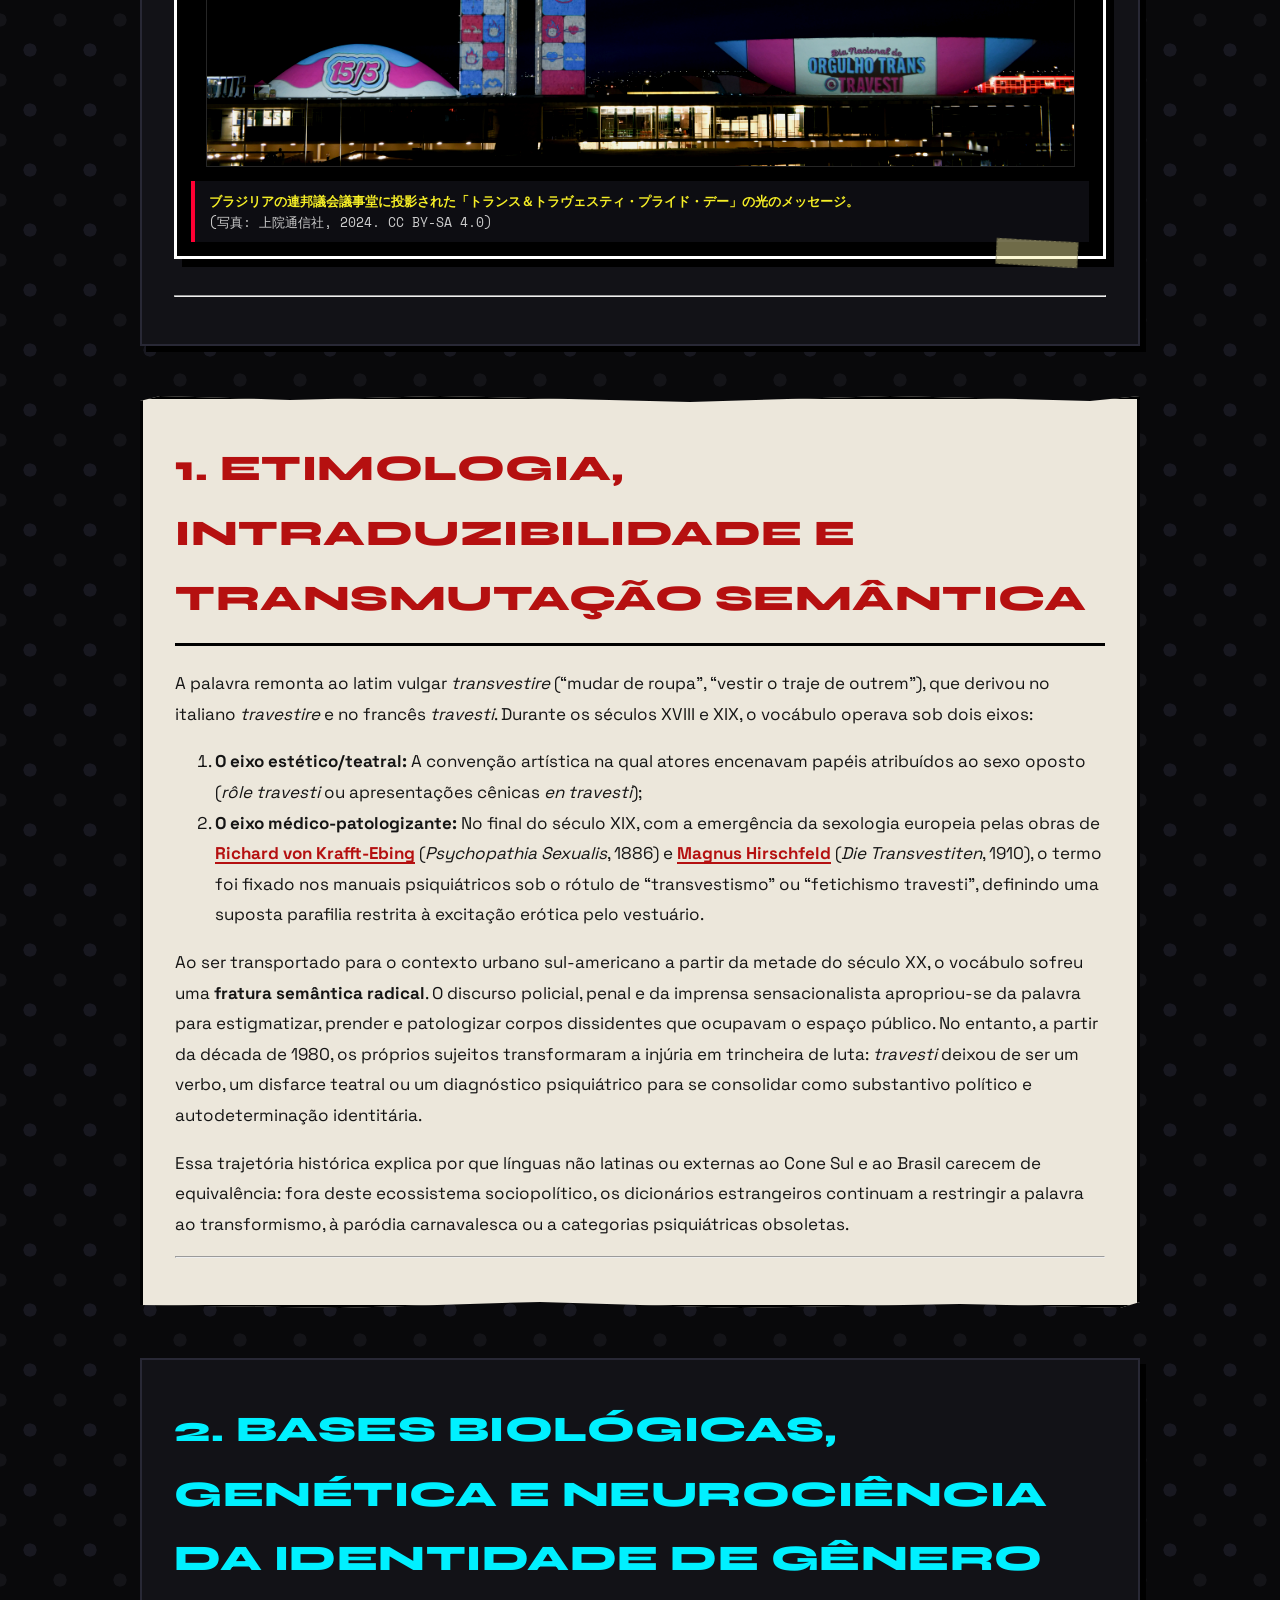
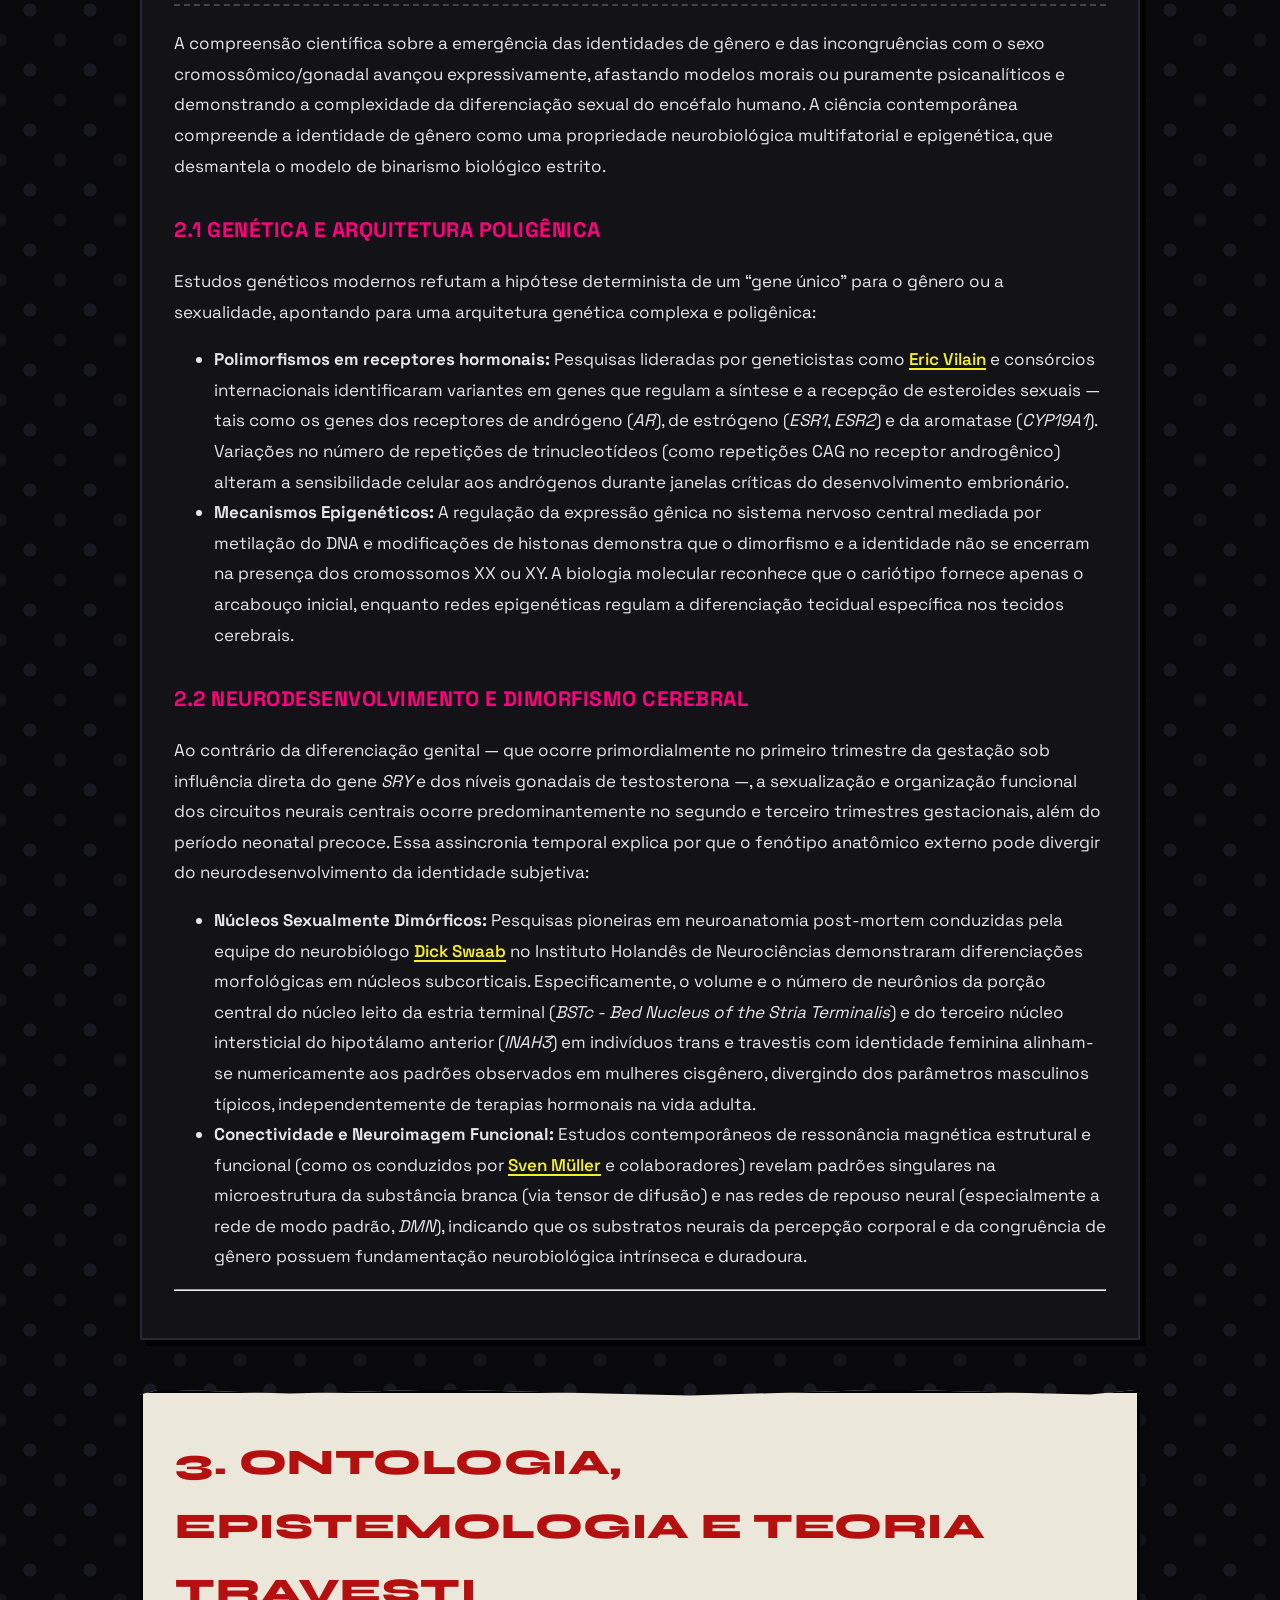
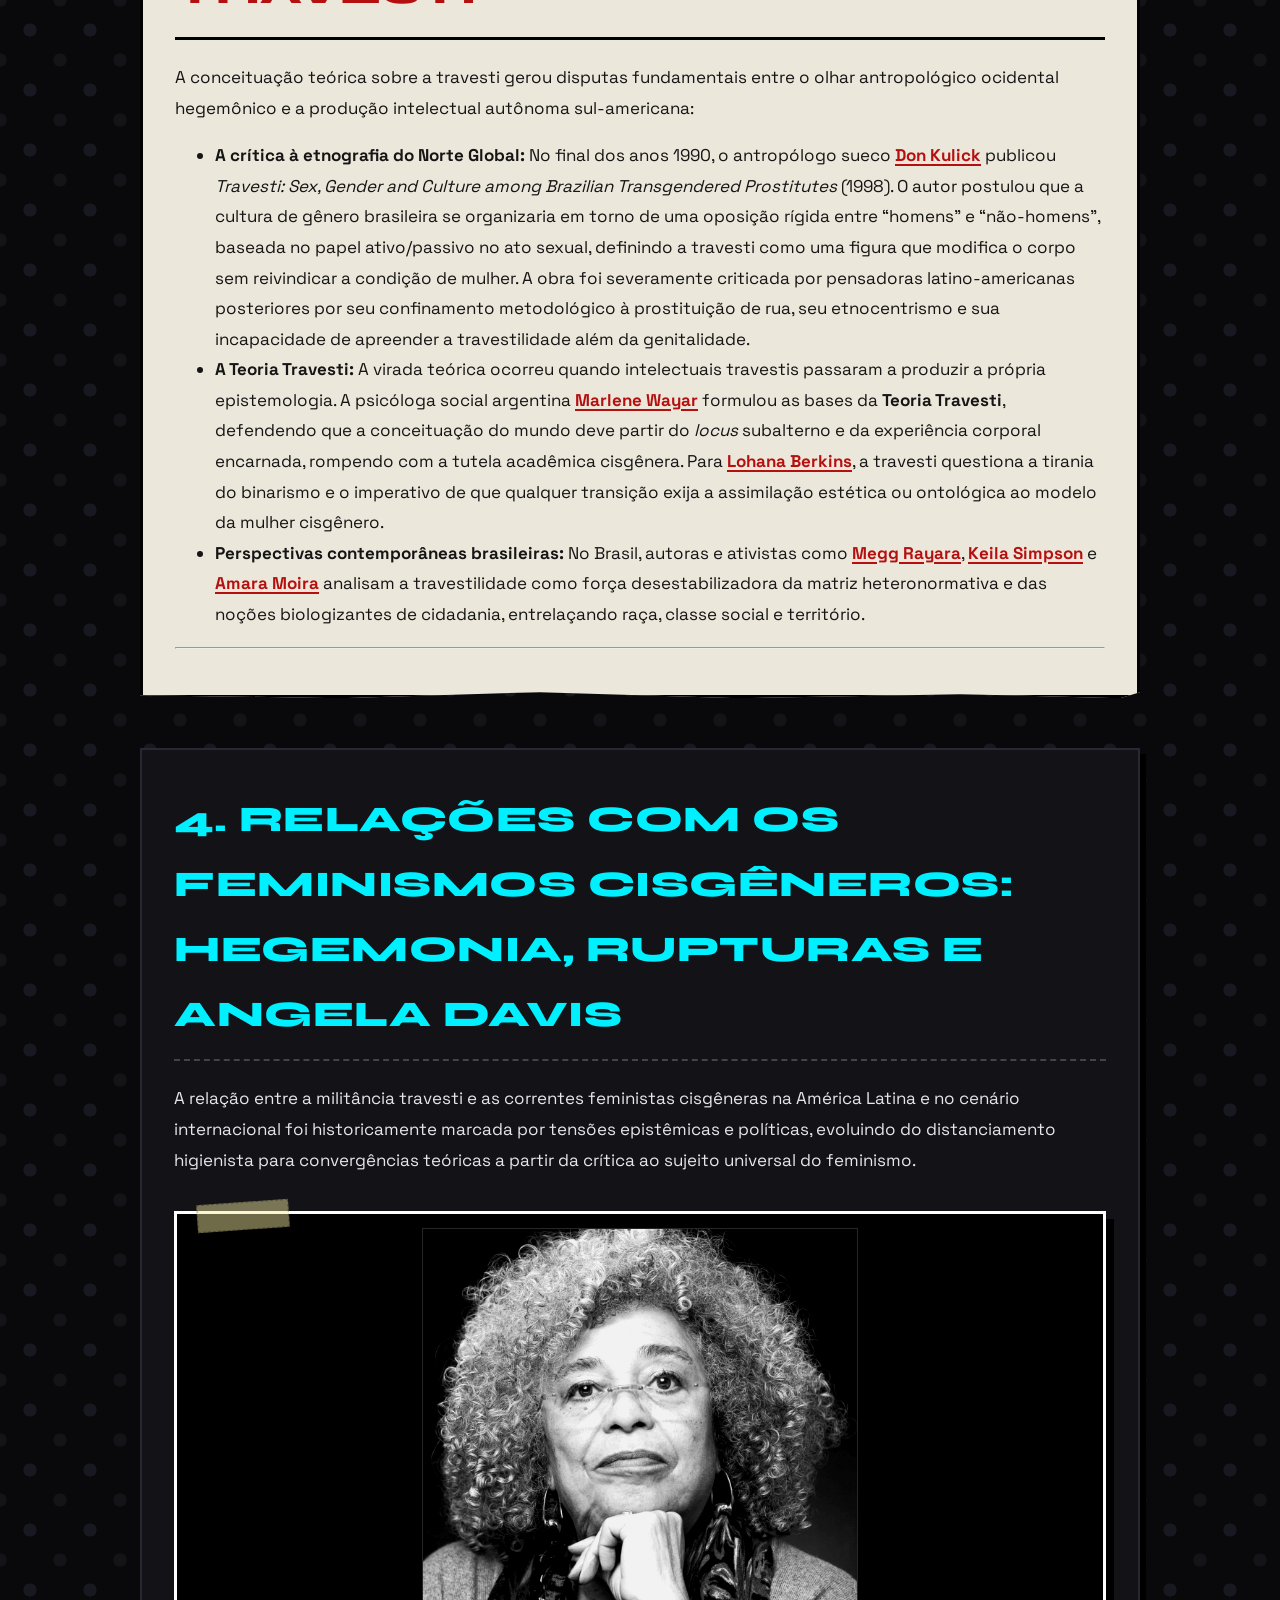
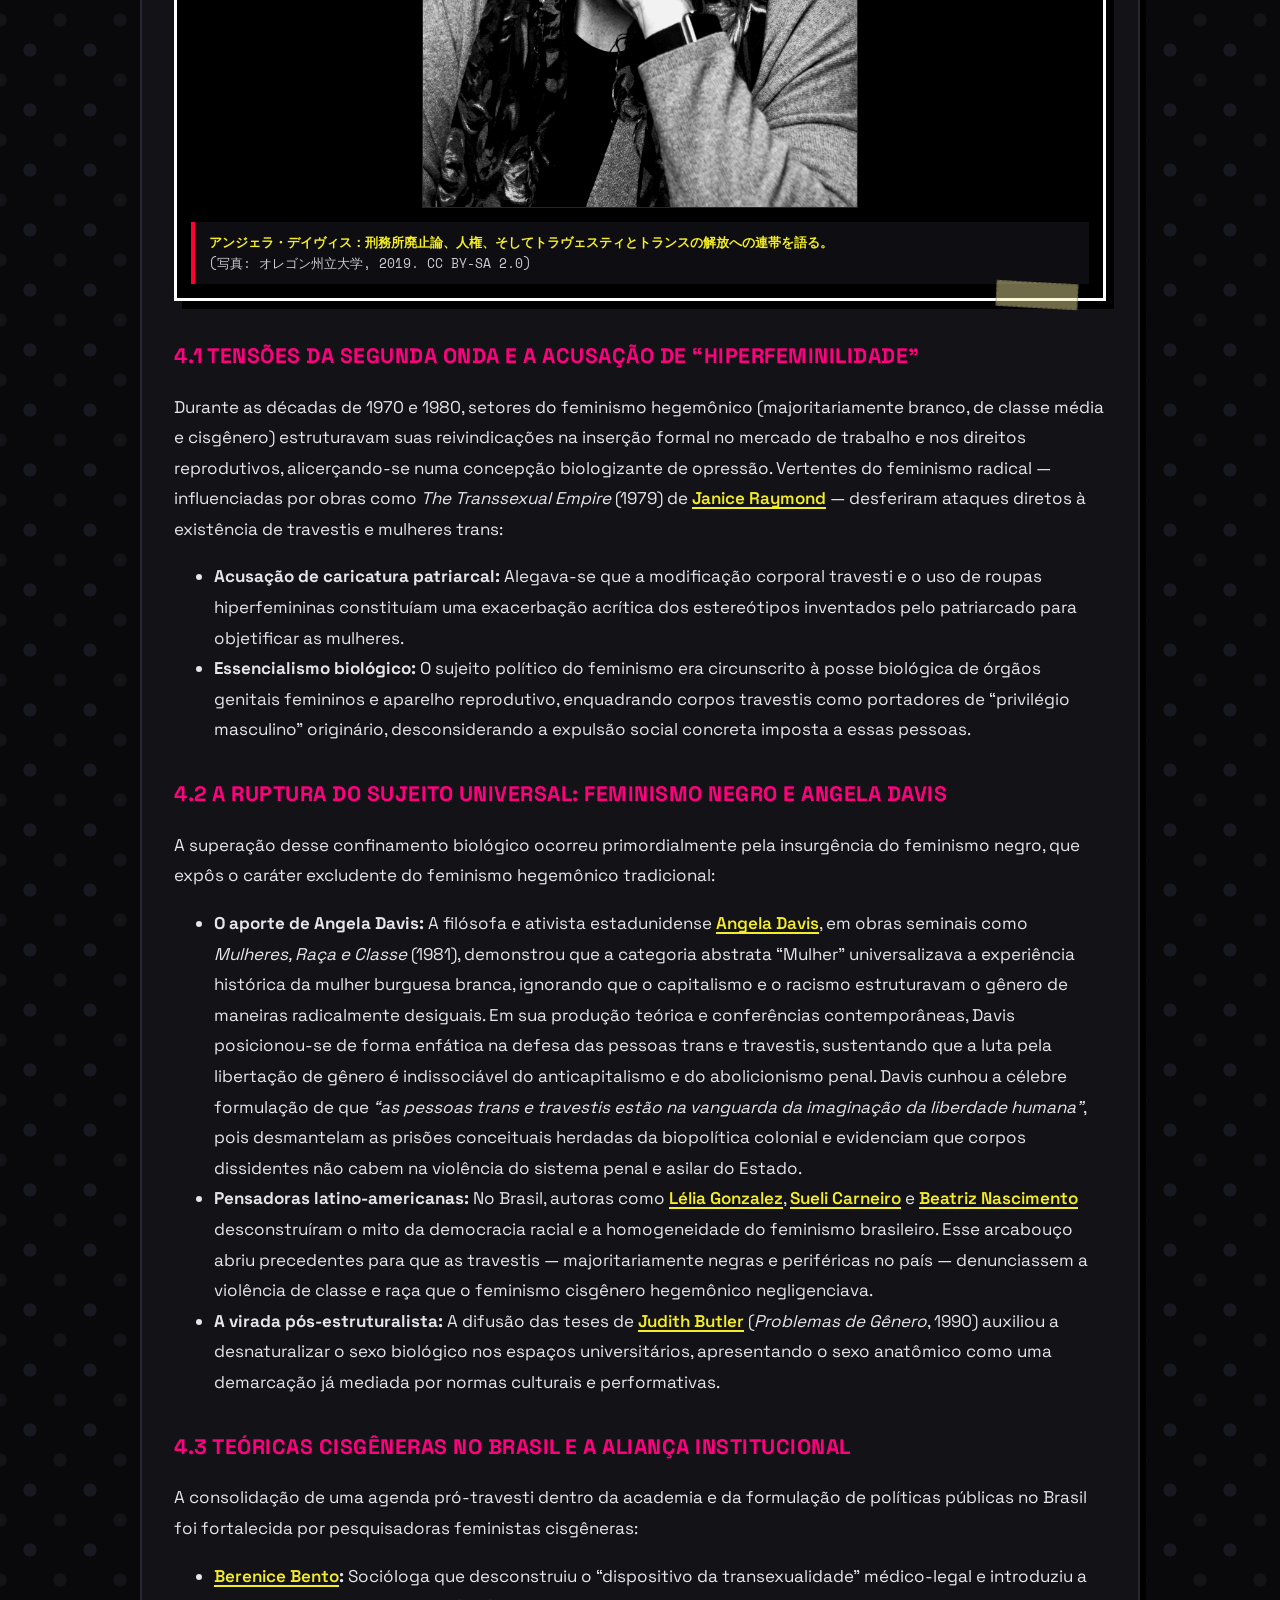
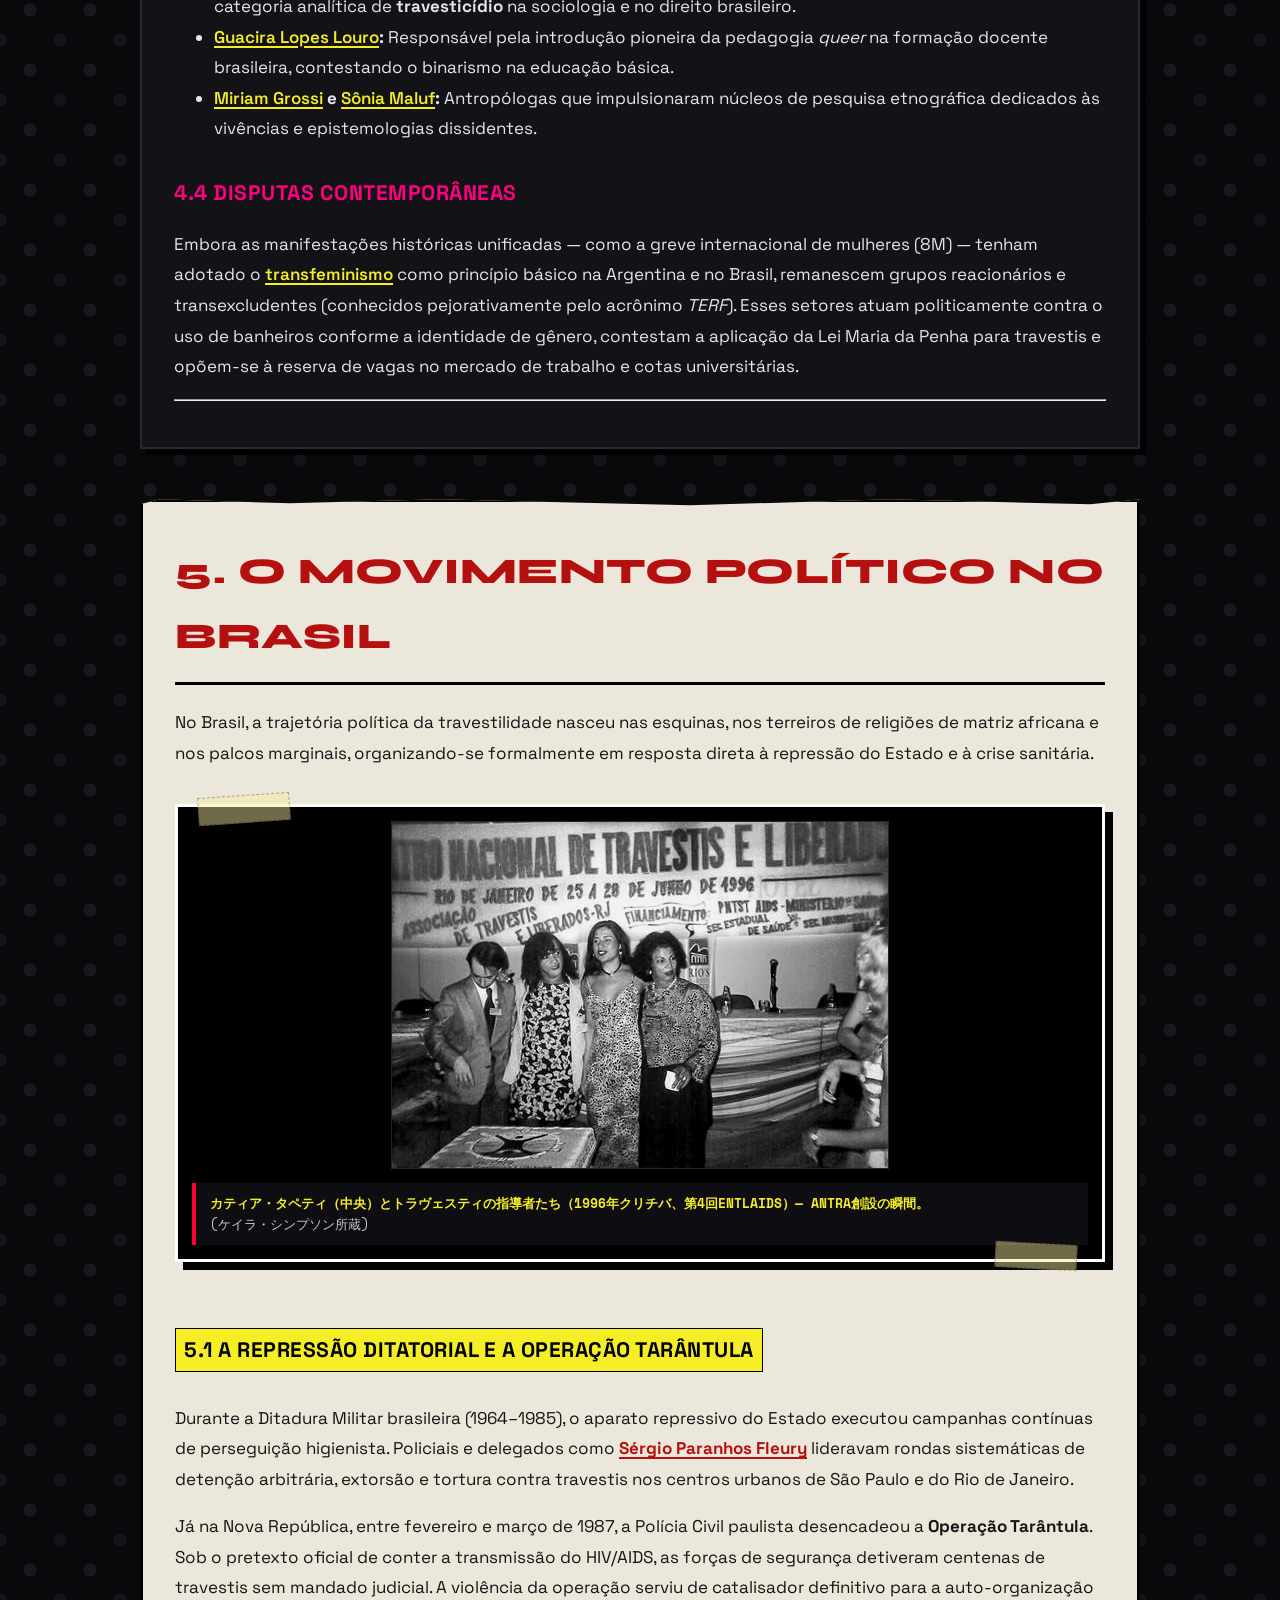
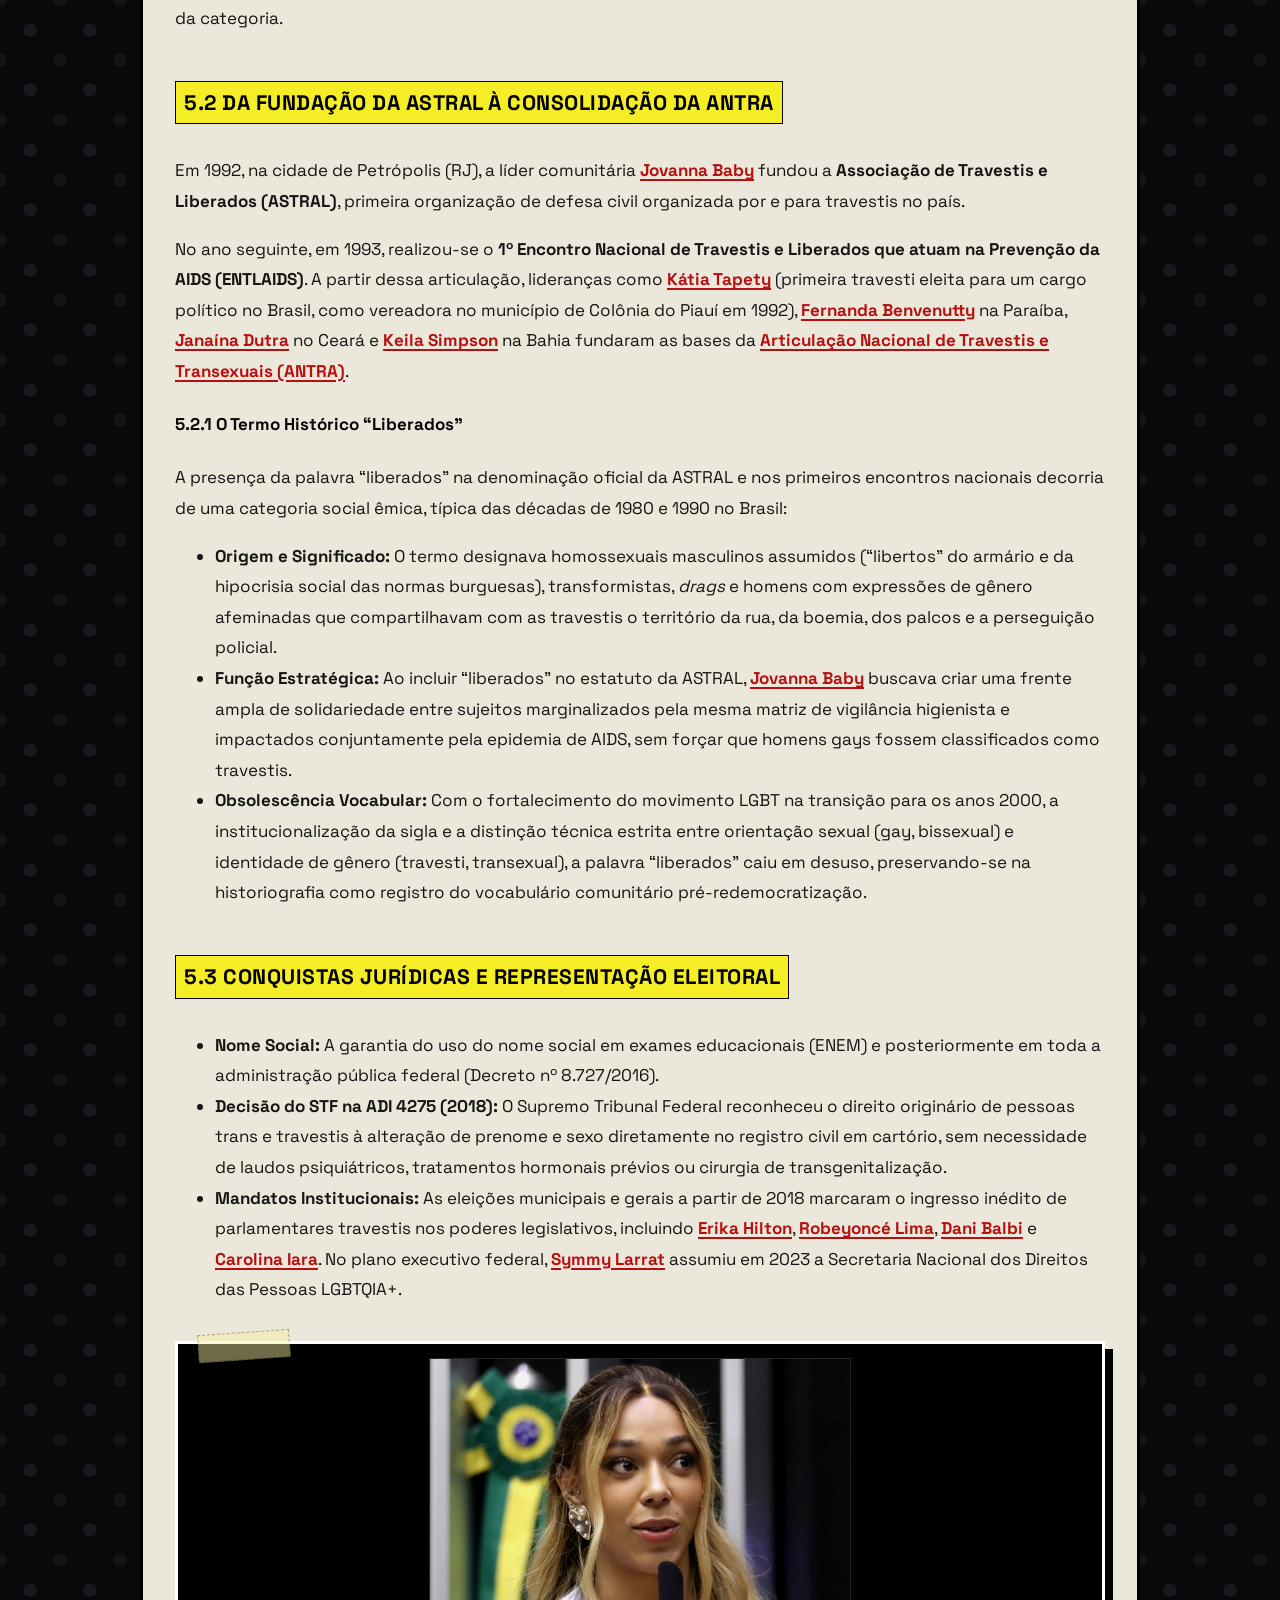
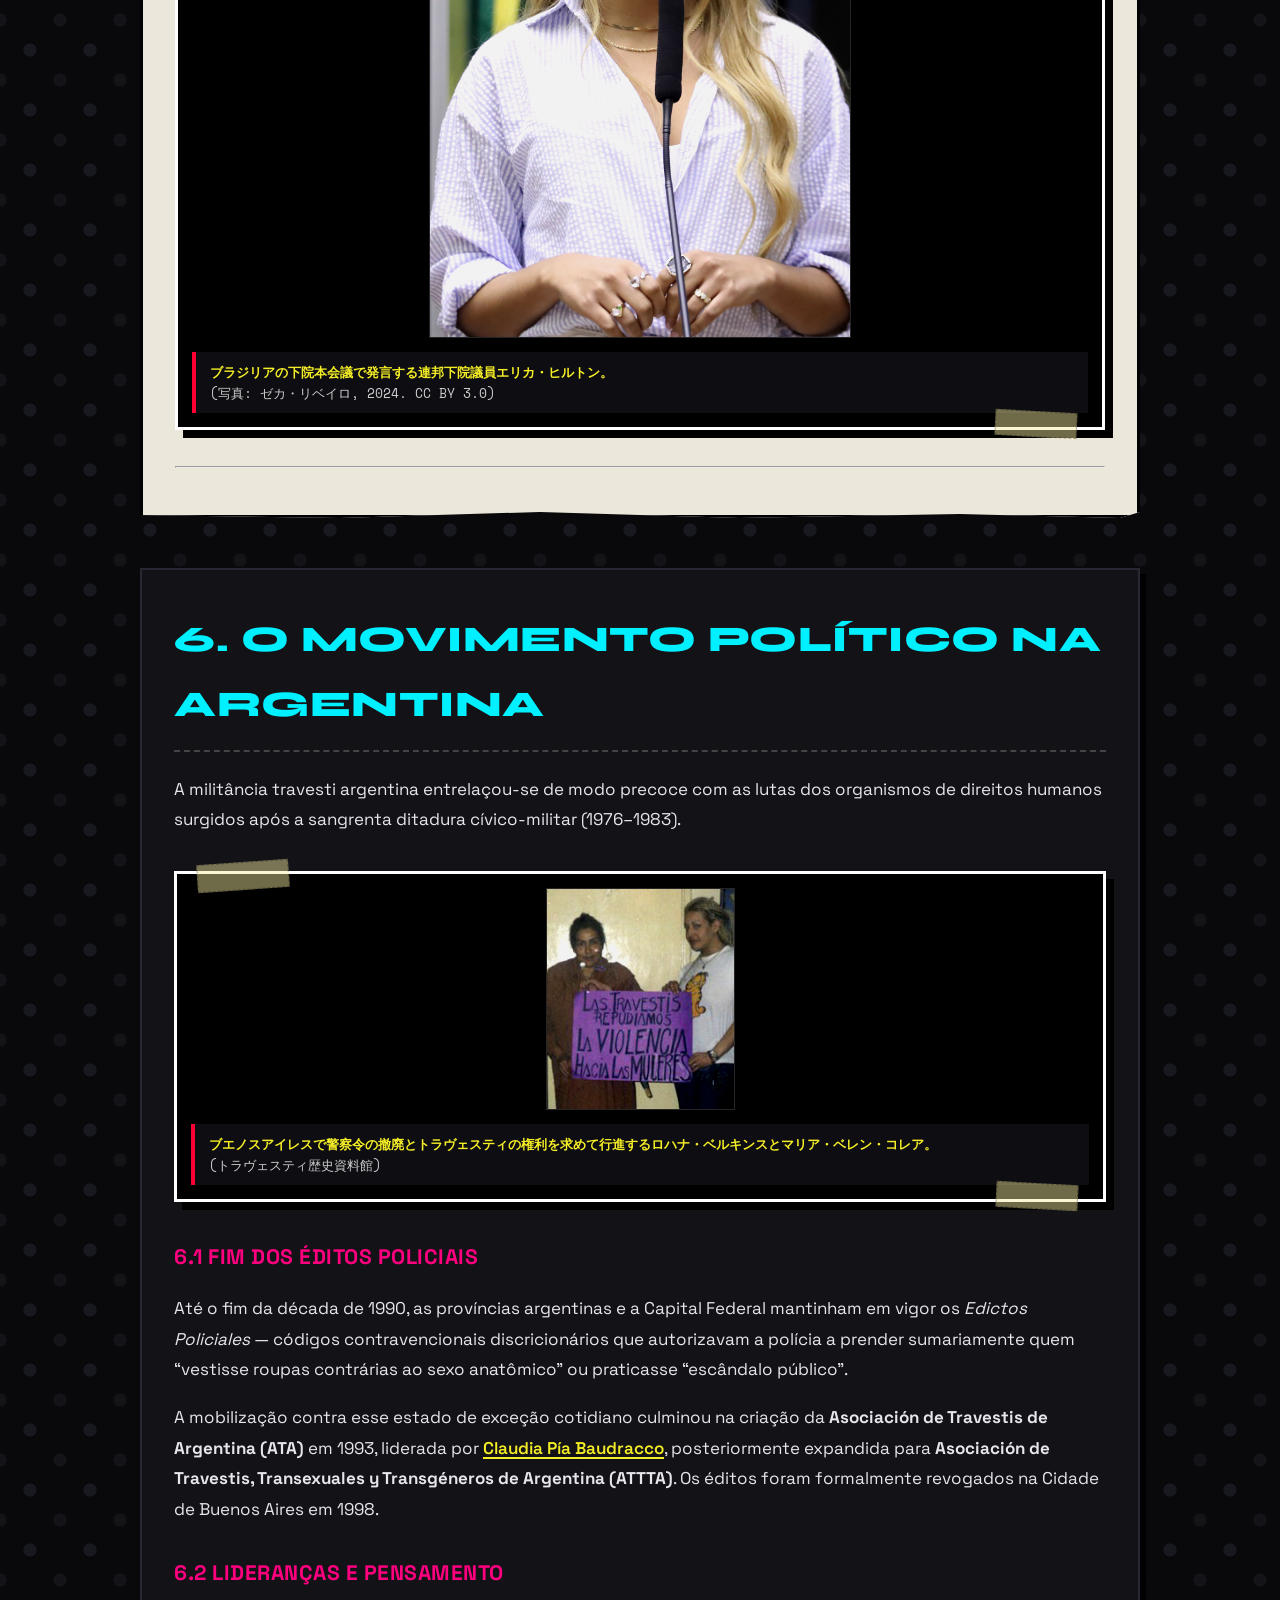
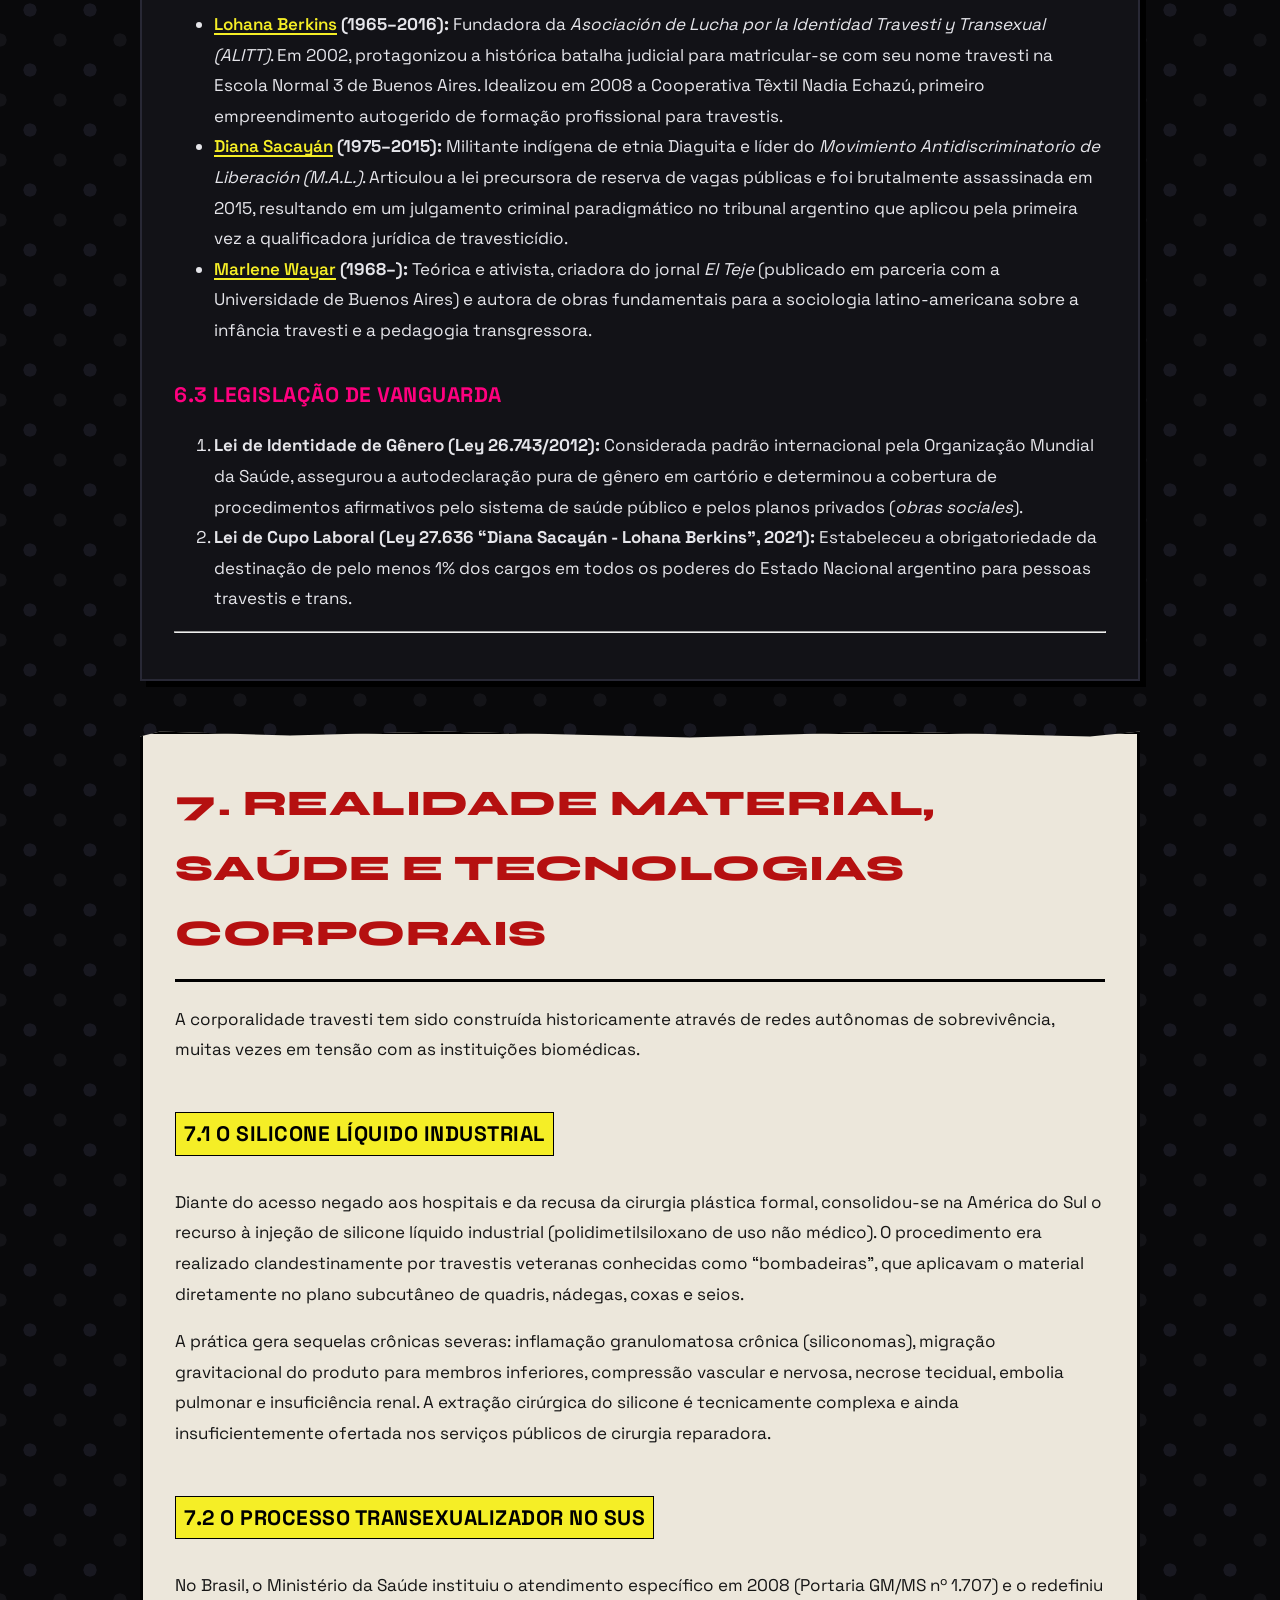
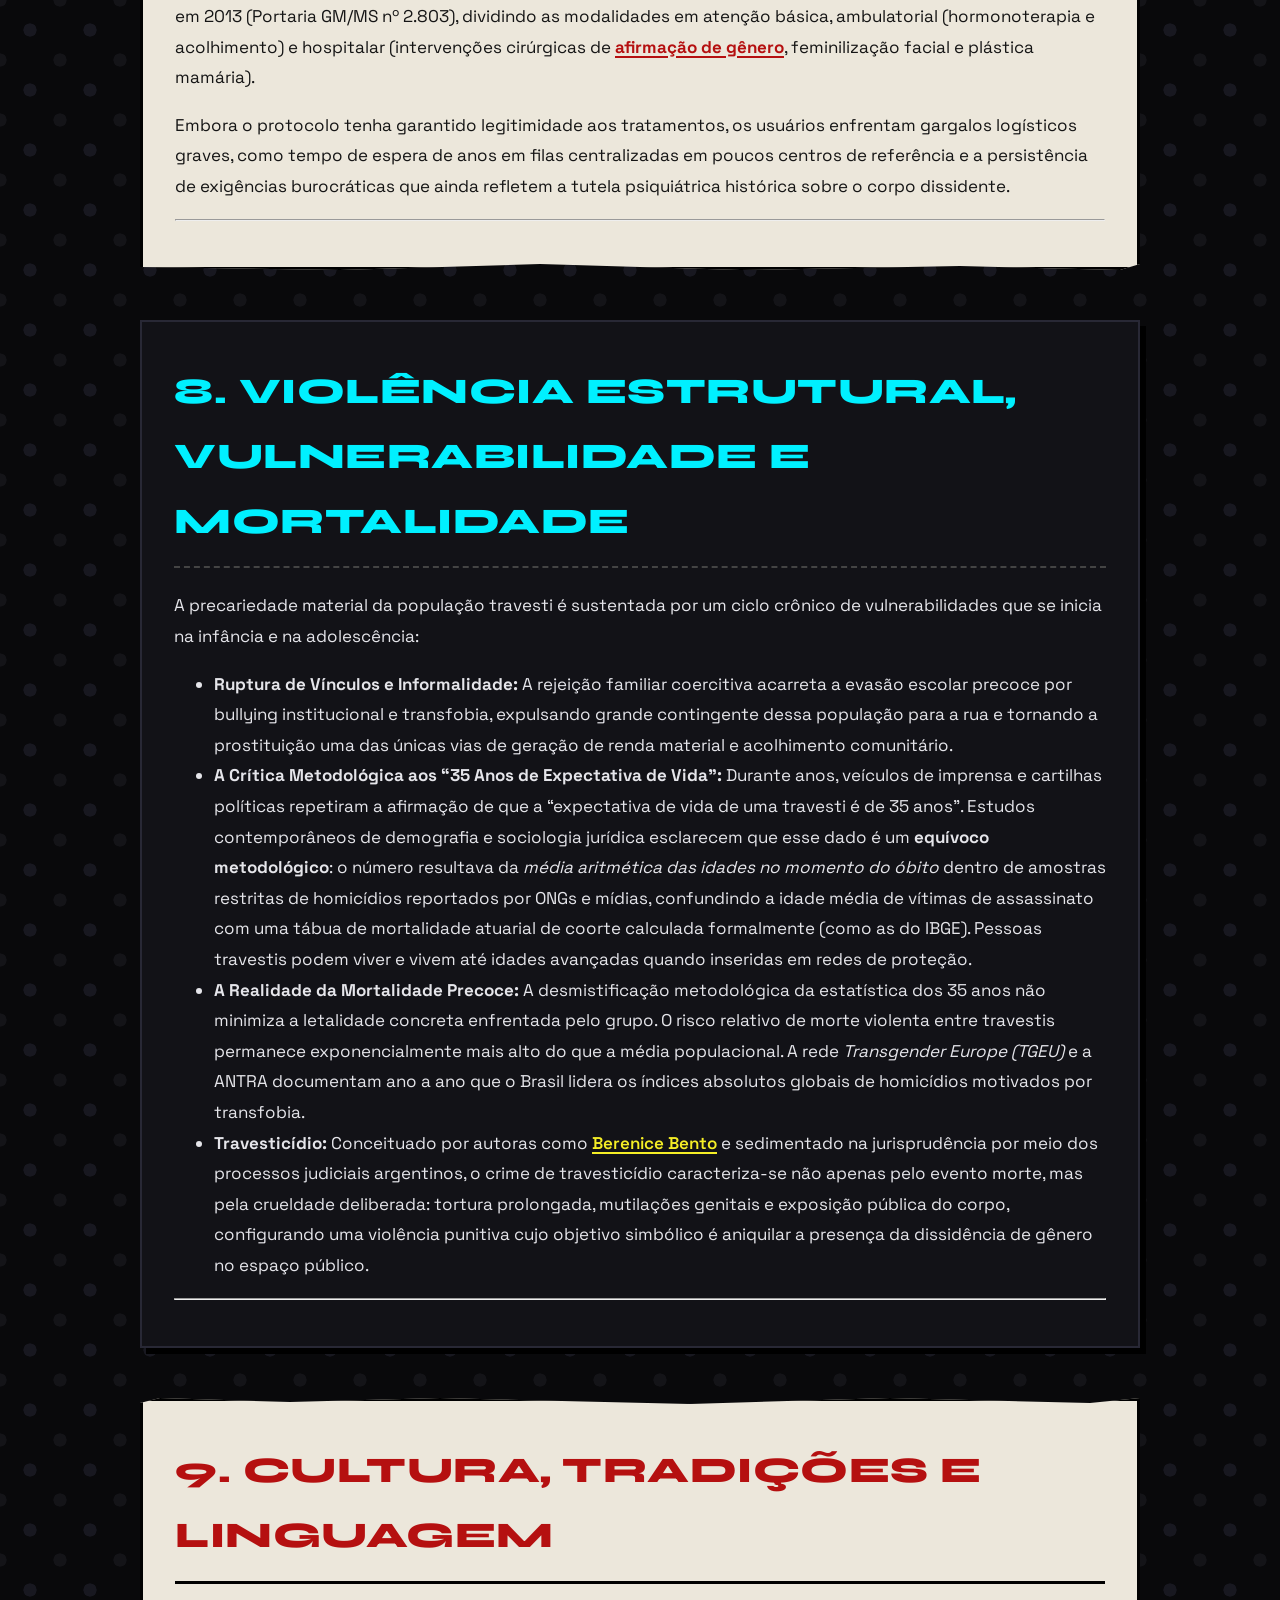
<file: site/ja/index.html>
<!DOCTYPE html>
<html lang="ja" dir="ltr">
<head>
    <meta charset="UTF-8">
    <meta name="viewport" content="width=device-width, initial-scale=1.0">
    <title>Travesti / トラヴェスティ (ジェンダーと政治のアイデンティティ) — travesti.2lp.in</title>
    <meta name="description" content="ブラジルおよびラテンアメリカにおける travesti の歴史、語源、異見理論、神经生物学、路上闘争の記録。">
    
    <!-- Open Graph & Twitter Cards -->
    <meta property="og:title" content="Travesti / トラヴェスティ (ジェンダーと政治のアイデンティティ)">
    <meta property="og:description" content="ブラジルおよびラテンアメリカにおける travesti の歴史、語源、異見理論、神经生物学、路上闘争の記録。">
    <meta property="og:image" content="https://travesti.2lp.in/assets/Orgulho_Trans_Travesti_Congresso_Nacional.jpg">
    <meta property="og:type" content="article">
    <meta property="og:url" content="https://travesti.2lp.in/ja/">
    <meta name="twitter:card" content="summary_large_image">
    
    <!-- Links Canônicos Multilíngues (Norma GOST) -->
    <link rel="canonical" href="https://travesti.2lp.in/ja/">
    <link rel="alternate" hreflang="pt" href="https://travesti.2lp.in/pt/"> <link rel="alternate" hreflang="en" href="https://travesti.2lp.in/en/"> <link rel="alternate" hreflang="es" href="https://travesti.2lp.in/es/"> <link rel="alternate" hreflang="fr" href="https://travesti.2lp.in/fr/"> <link rel="alternate" hreflang="de" href="https://travesti.2lp.in/de/"> <link rel="alternate" hreflang="it" href="https://travesti.2lp.in/it/"> <link rel="alternate" hreflang="ru" href="https://travesti.2lp.in/ru/"> <link rel="alternate" hreflang="zh" href="https://travesti.2lp.in/zh/"> <link rel="alternate" hreflang="ja" href="https://travesti.2lp.in/ja/"> <link rel="alternate" hreflang="ar" href="https://travesti.2lp.in/ar/">
    <link rel="alternate" hreflang="x-default" href="https://travesti.2lp.in/">

    <link rel="stylesheet" href="../assets/style.css?v=1790651706">
</head>
<body>
    <!-- Barra Superior de Fita Adesiva -->
    <nav class="top-tape-bar" aria-label="Seletor de Idiomas">
        <div class="tape-brand">
            <span>TRAVESTI.2LP.IN</span>
            <span class="badge-trans">🏳️‍⚧️ 自己決定</span>
        </div>
        <div class="lang-selector-tape">
            <span style="font-family: 'Space Mono', monospace; font-size: 11px; color: #aaa; align-self: center; margin-right: 6px;">言語 / LANGUAGE:</span>
            <a href="../pt/" class="lang-tape-item " style="--rot:-2;">PT</a>
<a href="../en/" class="lang-tape-item " style="--rot:1;">EN</a>
<a href="../es/" class="lang-tape-item " style="--rot:-1;">ES</a>
<a href="../fr/" class="lang-tape-item " style="--rot:3;">FR</a>
<a href="../de/" class="lang-tape-item " style="--rot:-2;">DE</a>
<a href="../it/" class="lang-tape-item " style="--rot:2;">IT</a>
<a href="../ru/" class="lang-tape-item " style="--rot:-1;">RU</a>
<a href="../zh/" class="lang-tape-item " style="--rot:1;">ZH</a>
<a href="../ja/" class="lang-tape-item active" style="--rot:-3;">JA</a>
<a href="../ar/" class="lang-tape-item " style="--rot:2;">AR</a>
        </div>
    </nav>

    <!-- Conteúdo Zine Anti-Design -->
    <main class="zine-container">
        <!-- Capa / Manchete de Choque com Duct Tape Além da Borda -->
        <div class="hero-wrapper">
            <div class="duct-tape">TRAVESTI は生きている // 自己決定 // 単なる変装ではない // 政治的名詞</div>
            <header class="hero-zine-cover">
                <div class="zine-tag-insurgente">政治宣言と歴史記録</div>
                <h1 class="hero-title-glitch">TRAVESTI</h1>
                <div class="hero-subtitle-manifesto">ラテンアメリカ独自のジェンダー・政治アイデンティティ。自己決定、路上での抵抗、他言語への安易な翻訳を拒絶する自律的な概念。</div>
                <div class="stamp-box">政治的名詞 • 翻訳不可能 • 単なる変装ではない</div>
            </header>
        </div>

        
        <div class="tarja-choque-preta" style="border-left-color: var(--cor-amarelo-manifesto); margin-bottom: 30px;">
            <strong>★ TRANSLATION &amp; CONTEXTUAL NOTE (日本語):</strong><br>
            The term <em>travesti</em> is a South American gender, political and cultural identity with deep roots in street resistance, transfeminism and anti-colonial history. It cannot be reduced to Western or Anglo-Saxon categories such as "trans woman" or "crossdresser". In this edition, <em>travesti</em> remains in its authentic original spelling as an act of political self-determination.
        </div>
        

        <!-- Corpo do Ensaio com Rasgos e Intervenções -->
        <article class="article-zine-body">
            <section class="paper-section"><p><strong>Travesti</strong> é uma identidade de gênero e política de matriz estritamente latino-americana — consolidada com particular densidade histórica no Brasil e na Argentina — referente a pessoas às quais foi designado o sexo masculino ao nascer, mas que constroem sua existência, subjetividade e expressão corporal no espectro feminino e em dissidência com a cisnormatividade.</p>
<p>A categoria é marcada por sua <strong>especificidade cultural e intraduzibilidade</strong>: o termo não possui correlatos conceituais ou semânticos diretos em outras línguas (como inglês, francês, alemão, russo, mandarim, japonês ou árabe). Nesses idiomas, a palavra é frequentemente traduzida de forma inadequada por termos como <em>cross-dresser</em>, <em>transvestite</em> ou assimilada compulsoriamente à categoria médica anglo-saxônica de &ldquo;mulher transexual&rdquo;. Na América Latina, contudo, a travestilidade constitui uma identidade autônoma, territorializada e indissociável de marcadores de classe, corporalidade e resistência anticolonial.</p>
<div class="photo-street-frame">
    <img src="../assets/Orgulho_Trans_Travesti_Congresso_Nacional.jpg" alt="ブラジリアの連邦議会議事堂に投影された「トランス＆トラヴェスティ・プライド・デー」の光のメッセージ。(写真: 上院通信社, 2024. CC BY-SA 4.0)" class="photo-street-img" loading="lazy">
    <div class="photo-street-caption">
        <strong>ブラジリアの連邦議会議事堂に投影された「トランス＆トラヴェスティ・プライド・デー」の光のメッセージ。</strong><br>
        <span>(写真: 上院通信社, 2024. CC BY-SA 4.0)</span>
    </div>
</div>

<hr />
</section>
<section class="paper-section torn-paper">
<h2>1. Etimologia, Intraduzibilidade e Transmutação Semântica</h2>

<p>A palavra remonta ao latim vulgar <em>transvestire</em> (&ldquo;mudar de roupa&rdquo;, &ldquo;vestir o traje de outrem&rdquo;), que derivou no italiano <em>travestire</em> e no francês <em>travesti</em>. Durante os séculos XVIII e XIX, o vocábulo operava sob dois eixos:</p>
<ol>
<li><strong>O eixo estético/teatral:</strong> A convenção artística na qual atores encenavam papéis atribuídos ao sexo oposto (<em>rôle travesti</em> ou apresentações cênicas <em>en travesti</em>);</li>
<li><strong>O eixo médico-patologizante:</strong> No final do século XIX, com a emergência da sexologia europeia pelas obras de <a href="https://pt.wikipedia.org/wiki/Richard_von_Krafft-Ebing">Richard von Krafft-Ebing</a> (<em>Psychopathia Sexualis</em>, 1886) e <a href="https://pt.wikipedia.org/wiki/Magnus_Hirschfeld">Magnus Hirschfeld</a> (<em>Die Transvestiten</em>, 1910), o termo foi fixado nos manuais psiquiátricos sob o rótulo de &ldquo;transvestismo&rdquo; ou &ldquo;fetichismo travesti&rdquo;, definindo uma suposta parafilia restrita à excitação erótica pelo vestuário.</li>
</ol>
<p>Ao ser transportado para o contexto urbano sul-americano a partir da metade do século XX, o vocábulo sofreu uma <strong>fratura semântica radical</strong>. O discurso policial, penal e da imprensa sensacionalista apropriou-se da palavra para estigmatizar, prender e patologizar corpos dissidentes que ocupavam o espaço público. No entanto, a partir da década de 1980, os próprios sujeitos transformaram a injúria em trincheira de luta: <em>travesti</em> deixou de ser um verbo, um disfarce teatral ou um diagnóstico psiquiátrico para se consolidar como substantivo político e autodeterminação identitária.</p>
<p>Essa trajetória histórica explica por que línguas não latinas ou externas ao Cone Sul e ao Brasil carecem de equivalência: fora deste ecossistema sociopolítico, os dicionários estrangeiros continuam a restringir a palavra ao transformismo, à paródia carnavalesca ou a categorias psiquiátricas obsoletas.</p>
<hr />

</section>
<section class="paper-section">
<h2>2. Bases Biológicas, Genética e Neurociência da Identidade de Gênero</h2>

<p>A compreensão científica sobre a emergência das identidades de gênero e das incongruências com o sexo cromossômico/gonadal avançou expressivamente, afastando modelos morais ou puramente psicanalíticos e demonstrando a complexidade da diferenciação sexual do encéfalo humano. A ciência contemporânea compreende a identidade de gênero como uma propriedade neurobiológica multifatorial e epigenética, que desmantela o modelo de binarismo biológico estrito.</p>
<h3>2.1 Genética e Arquitetura Poligênica</h3>
<p>Estudos genéticos modernos refutam a hipótese determinista de um &ldquo;gene único&rdquo; para o gênero ou a sexualidade, apontando para uma arquitetura genética complexa e poligênica:</p>
<ul>
<li><strong>Polimorfismos em receptores hormonais:</strong> Pesquisas lideradas por geneticistas como <a href="https://en.wikipedia.org/wiki/Eric_Vilain">Eric Vilain</a> e consórcios internacionais identificaram variantes em genes que regulam a síntese e a recepção de esteroides sexuais — tais como os genes dos receptores de andrógeno (<em>AR</em>), de estrógeno (<em>ESR1</em>, <em>ESR2</em>) e da aromatase (<em>CYP19A1</em>). Variações no número de repetições de trinucleotídeos (como repetições CAG no receptor androgênico) alteram a sensibilidade celular aos andrógenos durante janelas críticas do desenvolvimento embrionário.</li>
<li><strong>Mecanismos Epigenéticos:</strong> A regulação da expressão gênica no sistema nervoso central mediada por metilação do DNA e modificações de histonas demonstra que o dimorfismo e a identidade não se encerram na presença dos cromossomos XX ou XY. A biologia molecular reconhece que o cariótipo fornece apenas o arcabouço inicial, enquanto redes epigenéticas regulam a diferenciação tecidual específica nos tecidos cerebrais.</li>
</ul>
<h3>2.2 Neurodesenvolvimento e Dimorfismo Cerebral</h3>
<p>Ao contrário da diferenciação genital — que ocorre primordialmente no primeiro trimestre da gestação sob influência direta do gene <em>SRY</em> e dos níveis gonadais de testosterona —, a sexualização e organização funcional dos circuitos neurais centrais ocorre predominantemente no segundo e terceiro trimestres gestacionais, além do período neonatal precoce. Essa assincronia temporal explica por que o fenótipo anatômico externo pode divergir do neurodesenvolvimento da identidade subjetiva:</p>
<ul>
<li><strong>Núcleos Sexualmente Dimórficos:</strong> Pesquisas pioneiras em neuroanatomia post-mortem conduzidas pela equipe do neurobiólogo <a href="https://en.wikipedia.org/wiki/Dick_Swaab">Dick Swaab</a> no Instituto Holandês de Neurociências demonstraram diferenciações morfológicas em núcleos subcorticais. Especificamente, o volume e o número de neurônios da porção central do núcleo leito da estria terminal (<em>BSTc - Bed Nucleus of the Stria Terminalis</em>) e do terceiro núcleo intersticial do hipotálamo anterior (<em>INAH3</em>) em indivíduos trans e travestis com identidade feminina alinham-se numericamente aos padrões observados em mulheres cisgênero, divergindo dos parâmetros masculinos típicos, independentemente de terapias hormonais na vida adulta.</li>
<li><strong>Conectividade e Neuroimagem Funcional:</strong> Estudos contemporâneos de ressonância magnética estrutural e funcional (como os conduzidos por <a href="https://en.wikipedia.org/wiki/Sven_M%C3%BCller_(psychologist)">Sven Müller</a> e colaboradores) revelam padrões singulares na microestrutura da substância branca (via tensor de difusão) e nas redes de repouso neural (especialmente a rede de modo padrão, <em>DMN</em>), indicando que os substratos neurais da percepção corporal e da congruência de gênero possuem fundamentação neurobiológica intrínseca e duradoura.</li>
</ul>
<hr />

</section>
<section class="paper-section torn-paper">
<h2>3. Ontologia, Epistemologia e Teoria Travesti</h2>

<p>A conceituação teórica sobre a travesti gerou disputas fundamentais entre o olhar antropológico ocidental hegemônico e a produção intelectual autônoma sul-americana:</p>
<ul>
<li><strong>A crítica à etnografia do Norte Global:</strong> No final dos anos 1990, o antropólogo sueco <a href="https://en.wikipedia.org/wiki/Don_Kulick">Don Kulick</a> publicou <em>Travesti: Sex, Gender and Culture among Brazilian Transgendered Prostitutes</em> (1998). O autor postulou que a cultura de gênero brasileira se organizaria em torno de uma oposição rígida entre &ldquo;homens&rdquo; e &ldquo;não-homens&rdquo;, baseada no papel ativo/passivo no ato sexual, definindo a travesti como uma figura que modifica o corpo sem reivindicar a condição de mulher. A obra foi severamente criticada por pensadoras latino-americanas posteriores por seu confinamento metodológico à prostituição de rua, seu etnocentrismo e sua incapacidade de apreender a travestilidade além da genitalidade.</li>
<li><strong>A Teoria Travesti:</strong> A virada teórica ocorreu quando intelectuais travestis passaram a produzir a própria epistemologia. A psicóloga social argentina <a href="https://pt.wikipedia.org/wiki/Marlene_Wayar">Marlene Wayar</a> formulou as bases da <strong>Teoria Travesti</strong>, defendendo que a conceituação do mundo deve partir do <em>locus</em> subalterno e da experiência corporal encarnada, rompendo com a tutela acadêmica cisgênera. Para <a href="https://pt.wikipedia.org/wiki/Lohana_Berkins">Lohana Berkins</a>, a travesti questiona a tirania do binarismo e o imperativo de que qualquer transição exija a assimilação estética ou ontológica ao modelo da mulher cisgênero.</li>
<li><strong>Perspectivas contemporâneas brasileiras:</strong> No Brasil, autoras e ativistas como <a href="https://pt.wikipedia.org/wiki/Megg_Rayara">Megg Rayara</a>, <a href="https://pt.wikipedia.org/wiki/Keila_Simpson">Keila Simpson</a> e <a href="https://pt.wikipedia.org/wiki/Amara_Moira">Amara Moira</a> analisam a travestilidade como força desestabilizadora da matriz heteronormativa e das noções biologizantes de cidadania, entrelaçando raça, classe social e território.</li>
</ul>
<hr />

</section>
<section class="paper-section">
<h2>4. Relações com os Feminismos Cisgêneros: Hegemonia, Rupturas e Angela Davis</h2>

<p>A relação entre a militância travesti e as correntes feministas cisgêneras na América Latina e no cenário internacional foi historicamente marcada por tensões epistêmicas e políticas, evoluindo do distanciamento higienista para convergências teóricas a partir da crítica ao sujeito universal do feminismo.</p>
<div class="photo-street-frame">
    <img src="../assets/Angela_Davis_2019.jpg" alt="アンジェラ・デイヴィス：刑務所廃止論、人権、そしてトラヴェスティとトランスの解放への連帯を語る。(写真: オレゴン州立大学, 2019. CC BY-SA 2.0)" class="photo-street-img" loading="lazy">
    <div class="photo-street-caption">
        <strong>アンジェラ・デイヴィス：刑務所廃止論、人権、そしてトラヴェスティとトランスの解放への連帯を語る。</strong><br>
        <span>(写真: オレゴン州立大学, 2019. CC BY-SA 2.0)</span>
    </div>
</div>

<h3>4.1 Tensões da Segunda Onda e a Acusação de &ldquo;Hiperfeminilidade&rdquo;</h3>
<p>Durante as décadas de 1970 e 1980, setores do feminismo hegemônico (majoritariamente branco, de classe média e cisgênero) estruturavam suas reivindicações na inserção formal no mercado de trabalho e nos direitos reprodutivos, alicerçando-se numa concepção biologizante de opressão. Vertentes do feminismo radical — influenciadas por obras como <em>The Transsexual Empire</em> (1979) de <a href="https://pt.wikipedia.org/wiki/Janice_Raymond">Janice Raymond</a> — desferiram ataques diretos à existência de travestis e mulheres trans:</p>
<ul>
<li><strong>Acusação de caricatura patriarcal:</strong> Alegava-se que a modificação corporal travesti e o uso de roupas hiperfemininas constituíam uma exacerbação acrítica dos estereótipos inventados pelo patriarcado para objetificar as mulheres.</li>
<li><strong>Essencialismo biológico:</strong> O sujeito político do feminismo era circunscrito à posse biológica de órgãos genitais femininos e aparelho reprodutivo, enquadrando corpos travestis como portadores de &ldquo;privilégio masculino&rdquo; originário, desconsiderando a expulsão social concreta imposta a essas pessoas.</li>
</ul>
<h3>4.2 A Ruptura do Sujeito Universal: Feminismo Negro e Angela Davis</h3>
<p>A superação desse confinamento biológico ocorreu primordialmente pela insurgência do feminismo negro, que expôs o caráter excludente do feminismo hegemônico tradicional:</p>
<ul>
<li><strong>O aporte de Angela Davis:</strong> A filósofa e ativista estadunidense <a href="https://pt.wikipedia.org/wiki/Angela_Davis">Angela Davis</a>, em obras seminais como <em>Mulheres, Raça e Classe</em> (1981), demonstrou que a categoria abstrata &ldquo;Mulher&rdquo; universalizava a experiência histórica da mulher burguesa branca, ignorando que o capitalismo e o racismo estruturavam o gênero de maneiras radicalmente desiguais. Em sua produção teórica e conferências contemporâneas, Davis posicionou-se de forma enfática na defesa das pessoas trans e travestis, sustentando que a luta pela libertação de gênero é indissociável do anticapitalismo e do abolicionismo penal. Davis cunhou a célebre formulação de que <em>&ldquo;as pessoas trans e travestis estão na vanguarda da imaginação da liberdade humana&rdquo;</em>, pois desmantelam as prisões conceituais herdadas da biopolítica colonial e evidenciam que corpos dissidentes não cabem na violência do sistema penal e asilar do Estado.</li>
<li><strong>Pensadoras latino-americanas:</strong> No Brasil, autoras como <a href="https://pt.wikipedia.org/wiki/L%C3%A9lia_Gonzalez">Lélia Gonzalez</a>, <a href="https://pt.wikipedia.org/wiki/Sueli_Carneiro">Sueli Carneiro</a> e <a href="https://pt.wikipedia.org/wiki/Beatriz_Nascimento">Beatriz Nascimento</a> desconstruíram o mito da democracia racial e a homogeneidade do feminismo brasileiro. Esse arcabouço abriu precedentes para que as travestis — majoritariamente negras e periféricas no país — denunciassem a violência de classe e raça que o feminismo cisgênero hegemônico negligenciava.</li>
<li><strong>A virada pós-estruturalista:</strong> A difusão das teses de <a href="https://pt.wikipedia.org/wiki/Judith_Butler">Judith Butler</a> (<em>Problemas de Gênero</em>, 1990) auxiliou a desnaturalizar o sexo biológico nos espaços universitários, apresentando o sexo anatômico como uma demarcação já mediada por normas culturais e performativas.</li>
</ul>
<h3>4.3 Teóricas Cisgêneras no Brasil e a Aliança Institucional</h3>
<p>A consolidação de uma agenda pró-travesti dentro da academia e da formulação de políticas públicas no Brasil foi fortalecida por pesquisadoras feministas cisgêneras:</p>
<ul>
<li><strong><a href="https://pt.wikipedia.org/wiki/Berenice_Bento">Berenice Bento</a>:</strong> Socióloga que desconstruiu o &ldquo;dispositivo da transexualidade&rdquo; médico-legal e introduziu a categoria analítica de <strong>travesticídio</strong> na sociologia e no direito brasileiro.</li>
<li><strong><a href="https://pt.wikipedia.org/wiki/Guacira_Lopes_Louro">Guacira Lopes Louro</a>:</strong> Responsável pela introdução pioneira da pedagogia <em>queer</em> na formação docente brasileira, contestando o binarismo na educação básica.</li>
<li><strong><a href="https://pt.wikipedia.org/wiki/Miriam_Grossi">Miriam Grossi</a> e <a href="https://pt.wikipedia.org/wiki/S%C3%B4nia_Maluf">Sônia Maluf</a>:</strong> Antropólogas que impulsionaram núcleos de pesquisa etnográfica dedicados às vivências e epistemologias dissidentes.</li>
</ul>
<h3>4.4 Disputas Contemporâneas</h3>
<p>Embora as manifestações históricas unificadas — como a greve internacional de mulheres (8M) — tenham adotado o <a href="https://pt.wikipedia.org/wiki/Transfeminismo">transfeminismo</a> como princípio básico na Argentina e no Brasil, remanescem grupos reacionários e transexcludentes (conhecidos pejorativamente pelo acrônimo <em>TERF</em>). Esses setores atuam politicamente contra o uso de banheiros conforme a identidade de gênero, contestam a aplicação da Lei Maria da Penha para travestis e opõem-se à reserva de vagas no mercado de trabalho e cotas universitárias.</p>
<hr />

</section>
<section class="paper-section torn-paper">
<h2>5. O Movimento Político no Brasil</h2>

<p>No Brasil, a trajetória política da travestilidade nasceu nas esquinas, nos terreiros de religiões de matriz africana e nos palcos marginais, organizando-se formalmente em resposta direta à repressão do Estado e à crise sanitária.</p>
<div class="photo-street-frame">
    <img src="../assets/IV_ENTLAIDS_1996_Katia_Tapety.jpg" alt="カティア・タペティ（中央）とトラヴェスティの指導者たち（1996年クリチバ、第4回ENTLAIDS）— ANTRA創設の瞬間。(ケイラ・シンプソン所蔵)" class="photo-street-img" loading="lazy">
    <div class="photo-street-caption">
        <strong>カティア・タペティ（中央）とトラヴェスティの指導者たち（1996年クリチバ、第4回ENTLAIDS）— ANTRA創設の瞬間。</strong><br>
        <span>(ケイラ・シンプソン所蔵)</span>
    </div>
</div>

<h3>5.1 A Repressão Ditatorial e a Operação Tarântula</h3>
<p>Durante a Ditadura Militar brasileira (1964–1985), o aparato repressivo do Estado executou campanhas contínuas de perseguição higienista. Policiais e delegados como <a href="https://pt.wikipedia.org/wiki/S%C3%A9rgio_Paranhos_Fleury">Sérgio Paranhos Fleury</a> lideravam rondas sistemáticas de detenção arbitrária, extorsão e tortura contra travestis nos centros urbanos de São Paulo e do Rio de Janeiro.</p>
<p>Já na Nova República, entre fevereiro e março de 1987, a Polícia Civil paulista desencadeou a <strong>Operação Tarântula</strong>. Sob o pretexto oficial de conter a transmissão do HIV/AIDS, as forças de segurança detiveram centenas de travestis sem mandado judicial. A violência da operação serviu de catalisador definitivo para a auto-organização da categoria.</p>
<h3>5.2 Da Fundação da ASTRAL à Consolidação da ANTRA</h3>
<p>Em 1992, na cidade de Petrópolis (RJ), a líder comunitária <a href="https://pt.wikipedia.org/wiki/Jovanna_Baby">Jovanna Baby</a> fundou a <strong>Associação de Travestis e Liberados (ASTRAL)</strong>, primeira organização de defesa civil organizada por e para travestis no país.</p>
<p>No ano seguinte, em 1993, realizou-se o <strong>1º Encontro Nacional de Travestis e Liberados que atuam na Prevenção da AIDS (ENTLAIDS)</strong>. A partir dessa articulação, lideranças como <a href="https://pt.wikipedia.org/wiki/K%C3%A1tia_Tapety">Kátia Tapety</a> (primeira travesti eleita para um cargo político no Brasil, como vereadora no município de Colônia do Piauí em 1992), <a href="https://pt.wikipedia.org/wiki/Fernanda_Benvenutty">Fernanda Benvenutty</a> na Paraíba, <a href="https://pt.wikipedia.org/wiki/Jana%C3%ADna_Dutra">Janaína Dutra</a> no Ceará e <a href="https://pt.wikipedia.org/wiki/Keila_Simpson">Keila Simpson</a> na Bahia fundaram as bases da <a href="https://pt.wikipedia.org/wiki/Articula%C3%A7%C3%A3o_Nacional_de_Travestis_e_Transexuais">Articulação Nacional de Travestis e Transexuais (ANTRA)</a>.</p>
<h4>5.2.1 O Termo Histórico &ldquo;Liberados&rdquo;</h4>
<p>A presença da palavra &ldquo;liberados&rdquo; na denominação oficial da ASTRAL e nos primeiros encontros nacionais decorria de uma categoria social êmica, típica das décadas de 1980 e 1990 no Brasil:</p>
<ul>
<li><strong>Origem e Significado:</strong> O termo designava homossexuais masculinos assumidos (&ldquo;libertos&rdquo; do armário e da hipocrisia social das normas burguesas), transformistas, <em>drags</em> e homens com expressões de gênero afeminadas que compartilhavam com as travestis o território da rua, da boemia, dos palcos e a perseguição policial.</li>
<li><strong>Função Estratégica:</strong> Ao incluir &ldquo;liberados&rdquo; no estatuto da ASTRAL, <a href="https://pt.wikipedia.org/wiki/Jovanna_Baby">Jovanna Baby</a> buscava criar uma frente ampla de solidariedade entre sujeitos marginalizados pela mesma matriz de vigilância higienista e impactados conjuntamente pela epidemia de AIDS, sem forçar que homens gays fossem classificados como travestis.</li>
<li><strong>Obsolescência Vocabular:</strong> Com o fortalecimento do movimento LGBT na transição para os anos 2000, a institucionalização da sigla e a distinção técnica estrita entre orientação sexual (gay, bissexual) e identidade de gênero (travesti, transexual), a palavra &ldquo;liberados&rdquo; caiu em desuso, preservando-se na historiografia como registro do vocabulário comunitário pré-redemocratização.</li>
</ul>
<h3>5.3 Conquistas Jurídicas e Representação Eleitoral</h3>
<ul>
<li><strong>Nome Social:</strong> A garantia do uso do nome social em exames educacionais (ENEM) e posteriormente em toda a administração pública federal (Decreto nº 8.727/2016).</li>
<li><strong>Decisão do STF na ADI 4275 (2018):</strong> O Supremo Tribunal Federal reconheceu o direito originário de pessoas trans e travestis à alteração de prenome e sexo diretamente no registro civil em cartório, sem necessidade de laudos psiquiátricos, tratamentos hormonais prévios ou cirurgia de transgenitalização.</li>
<li><strong>Mandatos Institucionais:</strong> As eleições municipais e gerais a partir de 2018 marcaram o ingresso inédito de parlamentares travestis nos poderes legislativos, incluindo <a href="https://pt.wikipedia.org/wiki/Erika_Hilton">Erika Hilton</a>, <a href="https://pt.wikipedia.org/wiki/Robeyonc%C3%A9_Lima">Robeyoncé Lima</a>, <a href="https://pt.wikipedia.org/wiki/Dani_Balbi">Dani Balbi</a> e <a href="https://pt.wikipedia.org/wiki/Carolina_Iara">Carolina Iara</a>. No plano executivo federal, <a href="https://pt.wikipedia.org/wiki/Symmy_Larrat">Symmy Larrat</a> assumiu em 2023 a Secretaria Nacional dos Direitos das Pessoas LGBTQIA+.</li>
</ul>
<div class="photo-street-frame">
    <img src="../assets/Erika_Hilton_Camara_2024.jpg" alt="ブラジリアの下院本会議で発言する連邦下院議員エリカ・ヒルトン。(写真: ゼカ・リベイロ, 2024. CC BY 3.0)" class="photo-street-img" loading="lazy">
    <div class="photo-street-caption">
        <strong>ブラジリアの下院本会議で発言する連邦下院議員エリカ・ヒルトン。</strong><br>
        <span>(写真: ゼカ・リベイロ, 2024. CC BY 3.0)</span>
    </div>
</div>

<hr />

</section>
<section class="paper-section">
<h2>6. O Movimento Político na Argentina</h2>

<p>A militância travesti argentina entrelaçou-se de modo precoce com as lutas dos organismos de direitos humanos surgidos após a sangrenta ditadura cívico-militar (1976–1983).</p>
<div class="photo-street-frame">
    <img src="../assets/Lohana_Berkins_e_Maria_Belen_Correa.jpg" alt="ブエノスアイレスで警察令の撤廃とトラヴェスティの権利を求めて行進するロハナ・ベルキンスとマリア・ベレン・コレア。(トラヴェスティ歴史資料館)" class="photo-street-img" loading="lazy">
    <div class="photo-street-caption">
        <strong>ブエノスアイレスで警察令の撤廃とトラヴェスティの権利を求めて行進するロハナ・ベルキンスとマリア・ベレン・コレア。</strong><br>
        <span>(トラヴェスティ歴史資料館)</span>
    </div>
</div>

<h3>6.1 Fim dos Éditos Policiais</h3>
<p>Até o fim da década de 1990, as províncias argentinas e a Capital Federal mantinham em vigor os <em>Edictos Policiales</em> — códigos contravencionais discricionários que autorizavam a polícia a prender sumariamente quem &ldquo;vestisse roupas contrárias ao sexo anatômico&rdquo; ou praticasse &ldquo;escândalo público&rdquo;.</p>
<p>A mobilização contra esse estado de exceção cotidiano culminou na criação da <strong>Asociación de Travestis de Argentina (ATA)</strong> em 1993, liderada por <a href="https://pt.wikipedia.org/wiki/Claudia_P%C3%ADa_Baudracco">Claudia Pía Baudracco</a>, posteriormente expandida para <strong>Asociación de Travestis, Transexuales y Transgéneros de Argentina (ATTTA)</strong>. Os éditos foram formalmente revogados na Cidade de Buenos Aires em 1998.</p>
<h3>6.2 Lideranças e Pensamento</h3>
<ul>
<li><strong><a href="https://pt.wikipedia.org/wiki/Lohana_Berkins">Lohana Berkins</a> (1965–2016):</strong> Fundadora da <em>Asociación de Lucha por la Identidad Travesti y Transexual (ALITT)</em>. Em 2002, protagonizou a histórica batalha judicial para matricular-se com seu nome travesti na Escola Normal 3 de Buenos Aires. Idealizou em 2008 a Cooperativa Têxtil Nadia Echazú, primeiro empreendimento autogerido de formação profissional para travestis.</li>
<li><strong><a href="https://pt.wikipedia.org/wiki/Diana_Sacay%C3%A1n">Diana Sacayán</a> (1975–2015):</strong> Militante indígena de etnia Diaguita e líder do <em>Movimiento Antidiscriminatorio de Liberación (M.A.L.)</em>. Articulou a lei precursora de reserva de vagas públicas e foi brutalmente assassinada em 2015, resultando em um julgamento criminal paradigmático no tribunal argentino que aplicou pela primeira vez a qualificadora jurídica de travesticídio.</li>
<li><strong><a href="https://pt.wikipedia.org/wiki/Marlene_Wayar">Marlene Wayar</a> (1968–):</strong> Teórica e ativista, criadora do jornal <em>El Teje</em> (publicado em parceria com a Universidade de Buenos Aires) e autora de obras fundamentais para a sociologia latino-americana sobre a infância travesti e a pedagogia transgressora.</li>
</ul>
<h3>6.3 Legislação de Vanguarda</h3>
<ol>
<li><strong>Lei de Identidade de Gênero (Ley 26.743/2012):</strong> Considerada padrão internacional pela Organização Mundial da Saúde, assegurou a autodeclaração pura de gênero em cartório e determinou a cobertura de procedimentos afirmativos pelo sistema de saúde público e pelos planos privados (<em>obras sociales</em>).</li>
<li><strong>Lei de Cupo Laboral (Ley 27.636 &ldquo;Diana Sacayán - Lohana Berkins&rdquo;, 2021):</strong> Estabeleceu a obrigatoriedade da destinação de pelo menos 1% dos cargos em todos os poderes do Estado Nacional argentino para pessoas travestis e trans.</li>
</ol>
<hr />

</section>
<section class="paper-section torn-paper">
<h2>7. Realidade Material, Saúde e Tecnologias Corporais</h2>

<p>A corporalidade travesti tem sido construída historicamente através de redes autônomas de sobrevivência, muitas vezes em tensão com as instituições biomédicas.</p>
<h3>7.1 O Silicone Líquido Industrial</h3>
<p>Diante do acesso negado aos hospitais e da recusa da cirurgia plástica formal, consolidou-se na América do Sul o recurso à injeção de silicone líquido industrial (polidimetilsiloxano de uso não médico). O procedimento era realizado clandestinamente por travestis veteranas conhecidas como &ldquo;bombadeiras&rdquo;, que aplicavam o material diretamente no plano subcutâneo de quadris, nádegas, coxas e seios.</p>
<p>A prática gera sequelas crônicas severas: inflamação granulomatosa crônica (siliconomas), migração gravitacional do produto para membros inferiores, compressão vascular e nervosa, necrose tecidual, embolia pulmonar e insuficiência renal. A extração cirúrgica do silicone é tecnicamente complexa e ainda insuficientemente ofertada nos serviços públicos de cirurgia reparadora.</p>
<h3>7.2 O Processo Transexualizador no SUS</h3>
<p>No Brasil, o Ministério da Saúde instituiu o atendimento específico em 2008 (Portaria GM/MS nº 1.707) e o redefiniu em 2013 (Portaria GM/MS nº 2.803), dividindo as modalidades em atenção básica, ambulatorial (hormonoterapia e acolhimento) e hospitalar (intervenções cirúrgicas de <a href="https://pt.wikipedia.org/wiki/Cirurgia_de_afirma%C3%A7%C3%A3o_de_g%C3%AAnero">afirmação de gênero</a>, feminilização facial e plástica mamária).</p>
<p>Embora o protocolo tenha garantido legitimidade aos tratamentos, os usuários enfrentam gargalos logísticos graves, como tempo de espera de anos em filas centralizadas em poucos centros de referência e a persistência de exigências burocráticas que ainda refletem a tutela psiquiátrica histórica sobre o corpo dissidente.</p>
<hr />

</section>
<section class="paper-section">
<h2>8. Violência Estrutural, Vulnerabilidade e Mortalidade</h2>

<p>A precariedade material da população travesti é sustentada por um ciclo crônico de vulnerabilidades que se inicia na infância e na adolescência:</p>
<ul>
<li><strong>Ruptura de Vínculos e Informalidade:</strong> A rejeição familiar coercitiva acarreta a evasão escolar precoce por bullying institucional e transfobia, expulsando grande contingente dessa população para a rua e tornando a prostituição uma das únicas vias de geração de renda material e acolhimento comunitário.</li>
<li><strong>A Crítica Metodológica aos &ldquo;35 Anos de Expectativa de Vida&rdquo;:</strong> Durante anos, veículos de imprensa e cartilhas políticas repetiram a afirmação de que a &ldquo;expectativa de vida de uma travesti é de 35 anos&rdquo;. Estudos contemporâneos de demografia e sociologia jurídica esclarecem que esse dado é um <strong>equívoco metodológico</strong>: o número resultava da <em>média aritmética das idades no momento do óbito</em> dentro de amostras restritas de homicídios reportados por ONGs e mídias, confundindo a idade média de vítimas de assassinato com uma tábua de mortalidade atuarial de coorte calculada formalmente (como as do IBGE). Pessoas travestis podem viver e vivem até idades avançadas quando inseridas em redes de proteção.</li>
<li><strong>A Realidade da Mortalidade Precoce:</strong> A desmistificação metodológica da estatística dos 35 anos não minimiza a letalidade concreta enfrentada pelo grupo. O risco relativo de morte violenta entre travestis permanece exponencialmente mais alto do que a média populacional. A rede <em>Transgender Europe (TGEU)</em> e a ANTRA documentam ano a ano que o Brasil lidera os índices absolutos globais de homicídios motivados por transfobia.</li>
<li><strong>Travesticídio:</strong> Conceituado por autoras como <a href="https://pt.wikipedia.org/wiki/Berenice_Bento">Berenice Bento</a> e sedimentado na jurisprudência por meio dos processos judiciais argentinos, o crime de travesticídio caracteriza-se não apenas pelo evento morte, mas pela crueldade deliberada: tortura prolongada, mutilações genitais e exposição pública do corpo, configurando uma violência punitiva cujo objetivo simbólico é aniquilar a presença da dissidência de gênero no espaço público.</li>
</ul>
<hr />

</section>
<section class="paper-section torn-paper">
<h2>9. Cultura, Tradições e Linguagem</h2>

<p>Apesar do contexto adverso de violência, as travestis construíram matrizes culturais fundamentais para o patrimônio sociocultural sul-americano:</p>
<div class="photo-street-frame">
    <img src="../assets/Susy_Shock.jpg" alt="スージー・ショック（アルゼンチンの詩人・パフォーマー）：「私はモンスターである権利を主張する」。(文化資料)" class="photo-street-img" loading="lazy">
    <div class="photo-street-caption">
        <strong>スージー・ショック（アルゼンチンの詩人・パフォーマー）：「私はモンスターである権利を主張する」。</strong><br>
        <span>(文化資料)</span>
    </div>
</div>

<ul>
<li><strong>O <a href="https://pt.wikipedia.org/wiki/Pajub%C3%A1">Bajubá (ou Pajubá)</a>:</strong> Vocabulário e dialeto criptolaléctico estruturado a partir da confluência entre o português brasileiro e línguas africanas ocidentais (notadamente o iorubá, o fom e o quimbundo). Gestado originalmente nos terreiros de Candomblé e Umbanda, foi adotado e desenvolvido pelas travestis nas ruas brasileiras para codificar termos sobre a polícia, a saúde, a afetividade e o trabalho sexual, constituindo um mecanismo de autodefesa e coesão de grupo.</li>
<li><strong>Expressão Artística e Resistência:</strong> Figuras históricas marcaram a cena cultural transgressora, desde <a href="https://pt.wikipedia.org/wiki/Madame_Sat%C3%A3">Madame Satã</a> na Lapa boêmia carioca do início do século XX e o estrelato de <a href="https://pt.wikipedia.org/wiki/Rog%C3%A9ria">Rogéria</a> nos teatros de revista e na televisão aberta brasileira, até os manifestos contemporâneos da poeta e performer argentina <a href="https://es.wikipedia.org/wiki/Susy_Shock">Susy Shock</a> e a produção ensaística e ficcional de escritoras e pesquisadoras como <a href="https://pt.wikipedia.org/wiki/Amara_Moira">Amara Moira</a>.</li>
</ul>
<hr />

</section>
<section class="paper-section">
<h2>10. Ver também</h2>

<ul>
<li><a href="https://pt.wikipedia.org/wiki/Identidade_de_g%C3%AAnero">Identidade de gênero</a></li>
<li><a href="https://pt.wikipedia.org/wiki/Transfeminismo">Transfeminismo</a></li>
<li><a href="https://pt.wikipedia.org/wiki/Articula%C3%A7%C3%A3o_Nacional_de_Travestis_e_Transexuais">Articulação Nacional de Travestis e Transexuais (ANTRA)</a></li>
<li><a href="https://pt.wikipedia.org/wiki/Pajub%C3%A1">Pajubá</a></li>
<li><a href="https://pt.wikipedia.org/wiki/Cirurgia_de_afirma%C3%A7%C3%A3o_de_g%C3%AAnero">Cirurgia de afirmação de gênero</a></li>
<li><a href="https://pt.wikipedia.org/wiki/Muxe">Muxe</a></li>
</ul>
<hr />

</section>
<section class="paper-section torn-paper">
<h2>11. Notas de Tradução e Fusão Enciclopédica</h2>

<div class="tarja-choque-preta">
<strong>★ Proveniência Historiográfica</strong>
<p>O conteúdo deste artigo incorpora, sintetiza e expande material historiográfico e político originário de dois verbetes da Wikipédia:
1. <a href="https://pt.wikipedia.org/wiki/Travesti_%28identidade_de_g%C3%AAnero%29">Travesti</a> (Wikipédia em português), com foco na cronologia política brasileira, na etimologia e na realidade sanitária nacional;
2. <a href="https://en.wikipedia.org/wiki/Travesti_%28gender_identity%29">Travesti (gender identity)</a> (Wikipédia em inglês), com foco na trajetória legislativa argentina, na superação dos éditos policiais e na formulação conceitual da Teoria Travesti.</p>
</div>

<hr />

</section>
<section class="paper-section">
<h2>12. Referências e Literatura Citada</h2>

<ol>
<li><strong>ANTRA.</strong> <em>Dossiê: Assassinatos e violências contra travestis e transexuais brasileiras</em>. Brasília: Articulação Nacional de Travestis e Transexuais, publicações anuais (2018–2025).</li>
<li><strong>BABY, Jovanna.</strong> <em>Memórias da resistência travesti no Brasil: da fundação da ASTRAL à organização nacional</em>. Rio de Janeiro: Editora Metanoia, 2015.</li>
<li><strong>BENTO, Berenice.</strong> <em>A reinvenção do corpo: sexualidade e gênero na experiência transexual</em>. Rio de Janeiro: Garamond, 2006.</li>
<li><strong>BERKINS, Lohana; FERNÁNDEZ, Josefina.</strong> <em>La gesta del nombre propio: informe sobre la situação de la comunidad travesti en la Argentina</em>. Buenos Aires: Ediciones Madres de Plaza de Mayo, 2005.</li>
<li><strong>BUTLER, Judith.</strong> <em>Problemas de gênero: feminismo e subversão da identidade</em>. Rio de Janeiro: Civilização Brasileira, 2003.</li>
<li><strong>CARNEIRO, Sueli.</strong> <em>A construção do outro como não-ser como fundamento do ser</em>. Tese de Doutorado em Educação. São Paulo: Universidade de São Paulo, 2005.</li>
<li><strong>DAVIS, Angela.</strong> <em>Mulheres, Raça e Classe</em>. São Paulo: Boitempo, 2016.</li>
<li><strong>DAVIS, Angela.</strong> <em>A liberdade é uma luta constante</em>. São Paulo: Boitempo, 2018.</li>
<li><strong>GONZALEZ, Lélia.</strong> <em>Por um feminismo afro-latino-americano</em>. Rio de Janeiro: Zahar, 2020.</li>
<li><strong>HARE, L. et al.</strong> &ldquo;Androgen Receptor Gene Expression and Variations in Transgender Identity&rdquo;. <em>The Journal of Clinical Endocrinology &amp; Metabolism</em>, v. 94, n. 1, p. 320–325, 2009.</li>
<li><strong>KULICK, Don.</strong> <em>Travesti: Sex, Gender, and Culture among Brazilian Transgendered Prostitutes</em>. Chicago: University of Chicago Press, 1998.</li>
<li><strong>LOURO, Guacira Lopes.</strong> <em>Um corpo estranho: ensaios sobre sexualidade e teoria queer</em>. Belo Horizonte: Autêntica, 2004.</li>
<li><strong>MÜLLER, Sven C. et al.</strong> &ldquo;Brain structural and functional connectivity patterns in gender dysphoria: A high-resolution imaging and connectome assessment&rdquo;. <em>NeuroImage</em>, v. 147, p. 112–122, 2017.</li>
<li><strong>OLIVEIRA, Megg Rayara Gomes de.</strong> <em>O diabo em forma de gente: (r)existências de gays afeminados, travestis e mulheres transexuais negras</em>. Tese de Doutorado em Educação. Curitiba: Universidade Federal do Paraná, 2017.</li>
<li><strong>SACAYÁN, Diana.</strong> <em>La Ley de Cupo Laboral Travesti Trans: Del desamparo a la reparación histórica</em>. Buenos Aires: Ediciones M.A.L., 2014.</li>
<li><strong>SWAAB, Dick F.; ZHOU, Jiang-Ning et al.</strong> &ldquo;A sex difference in the human brain and its relation to transsexuality&rdquo;. <em>Nature</em>, v. 378, p. 68–70, 1995.</li>
<li><strong>WAYAR, Marlene.</strong> <em>Travesti: una teoría lo suficientemente buena</em>. Buenos Aires: Muchas Nueces, 2018.</li>
</ol>
</section>
        </article>
    </main>

    <!-- Rodapé Canônico em 2 Linhas (Perfil Lumen // Norma GOST) -->
    <footer class="lumen-footer-canonical">
        <div class="footer-line-1">
            <a href="https://travesti.2lp.in/ja/">ラテンアメリカの travesti</a> によって誇りを持って制作されました 🏳️‍⚧️ :)
        </div>
        <div class="footer-line-2">
            Travesti v0.1.0-dev.1 • 制作: <a href="https://lumen.pink">Lumen Pink</a> • 2026-09-29T03:15:06Z • ブラジル 🇧🇷 • <a href="https://creativecommons.org/licenses/by-sa/4.0">CC-BY-SA-4.0</a>
        </div>
    </footer>
</body>
</html>
</file>
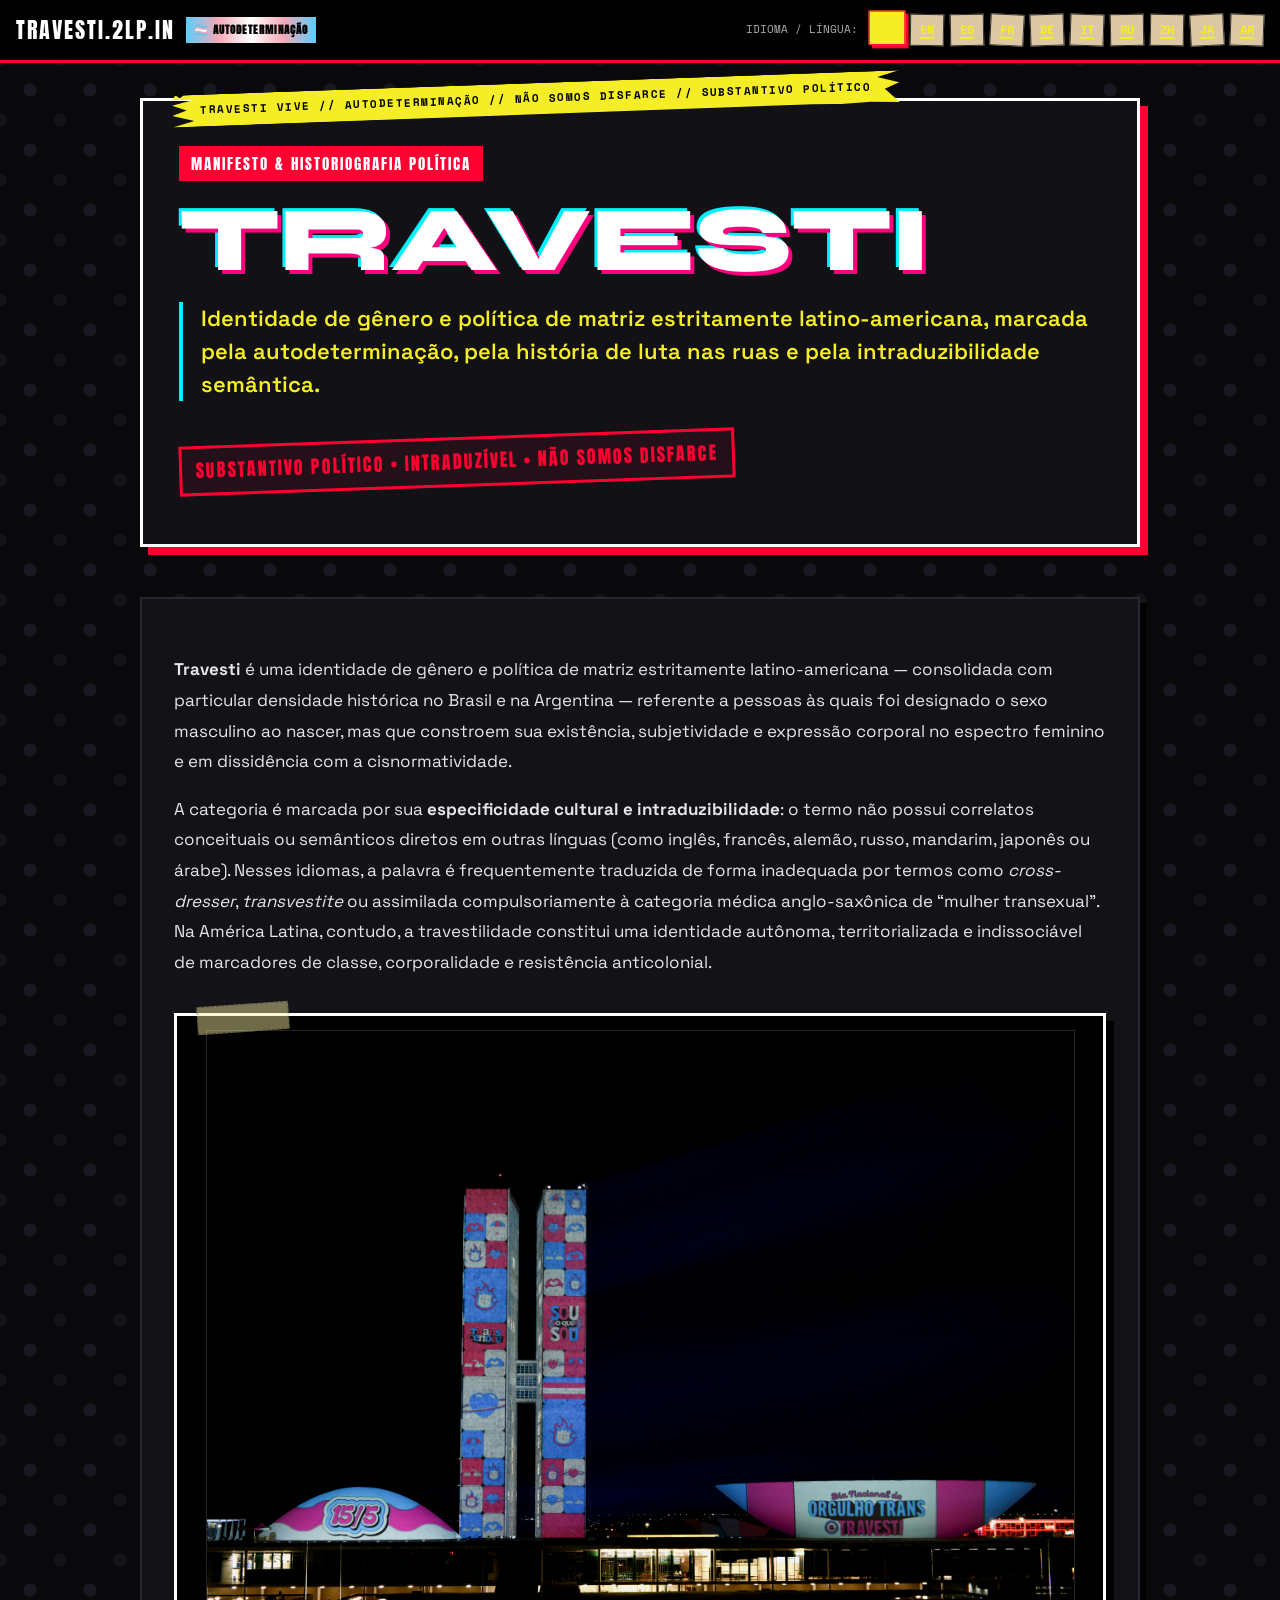
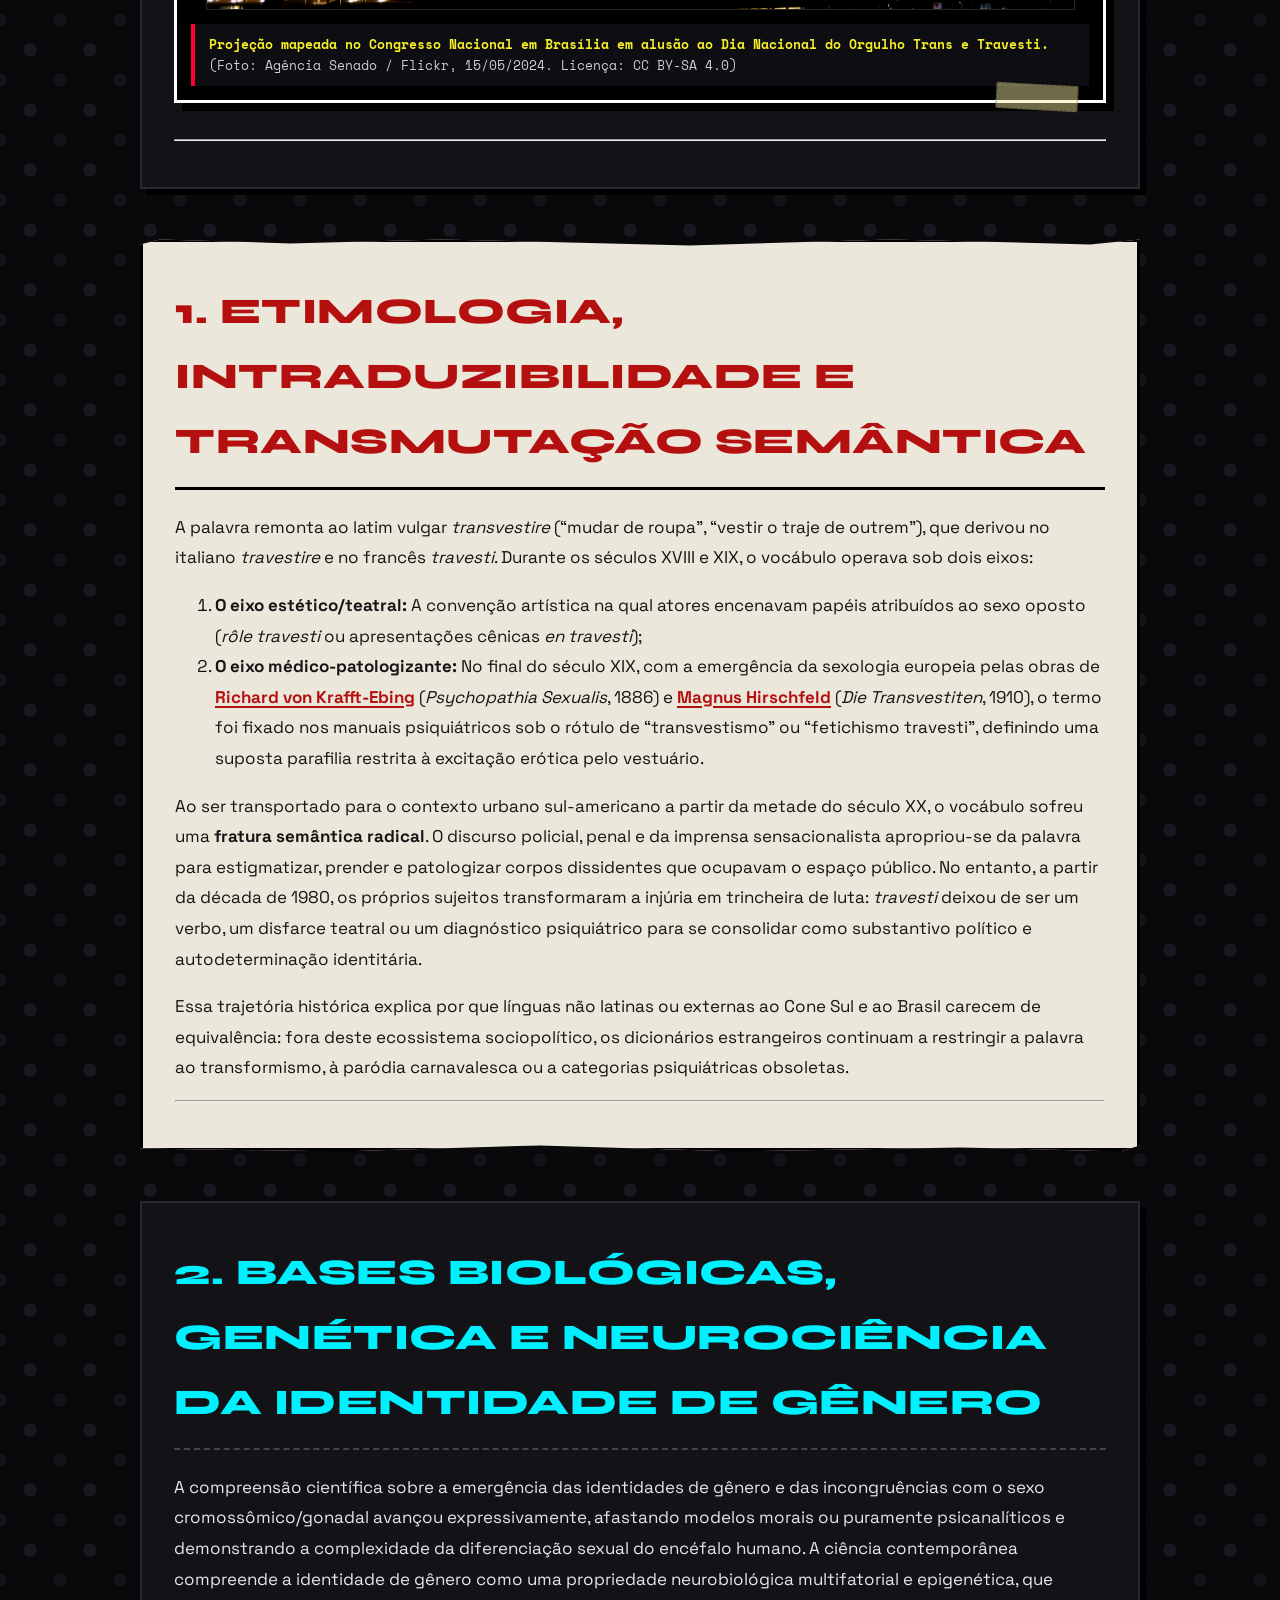
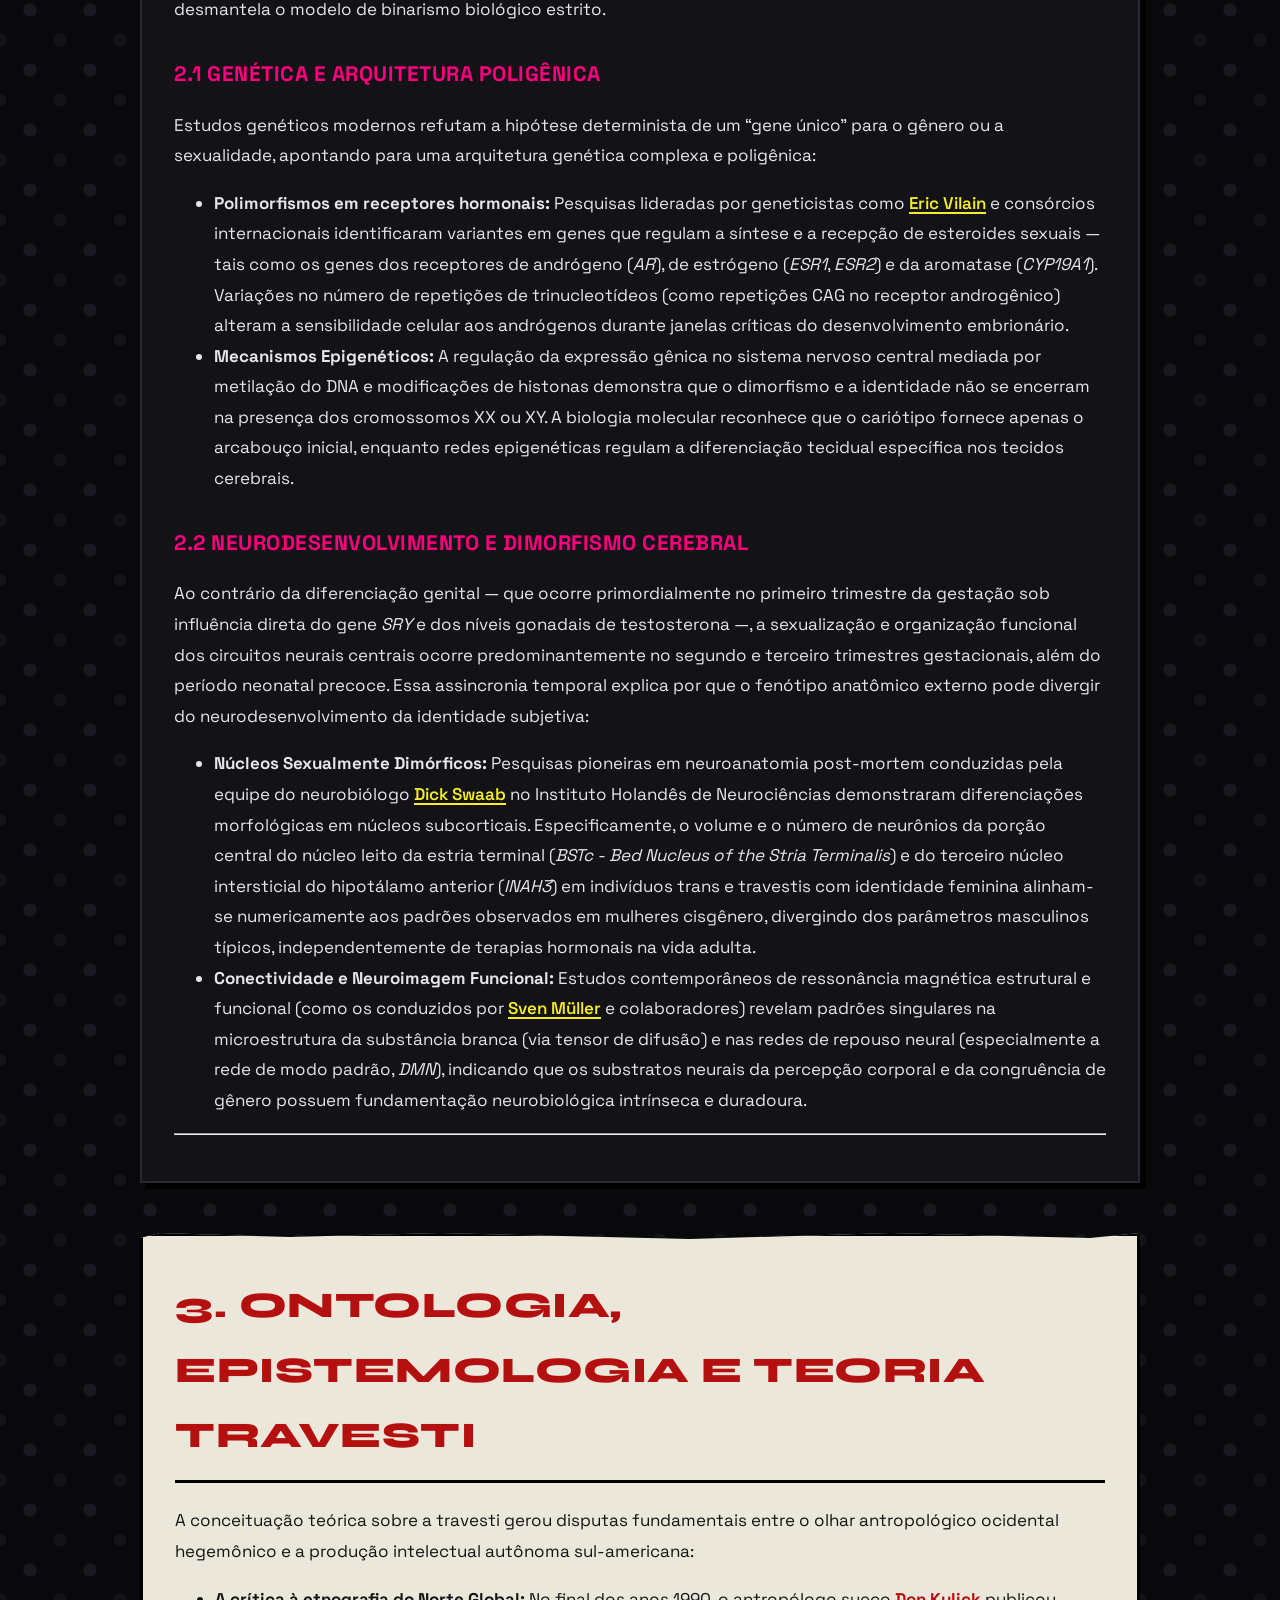
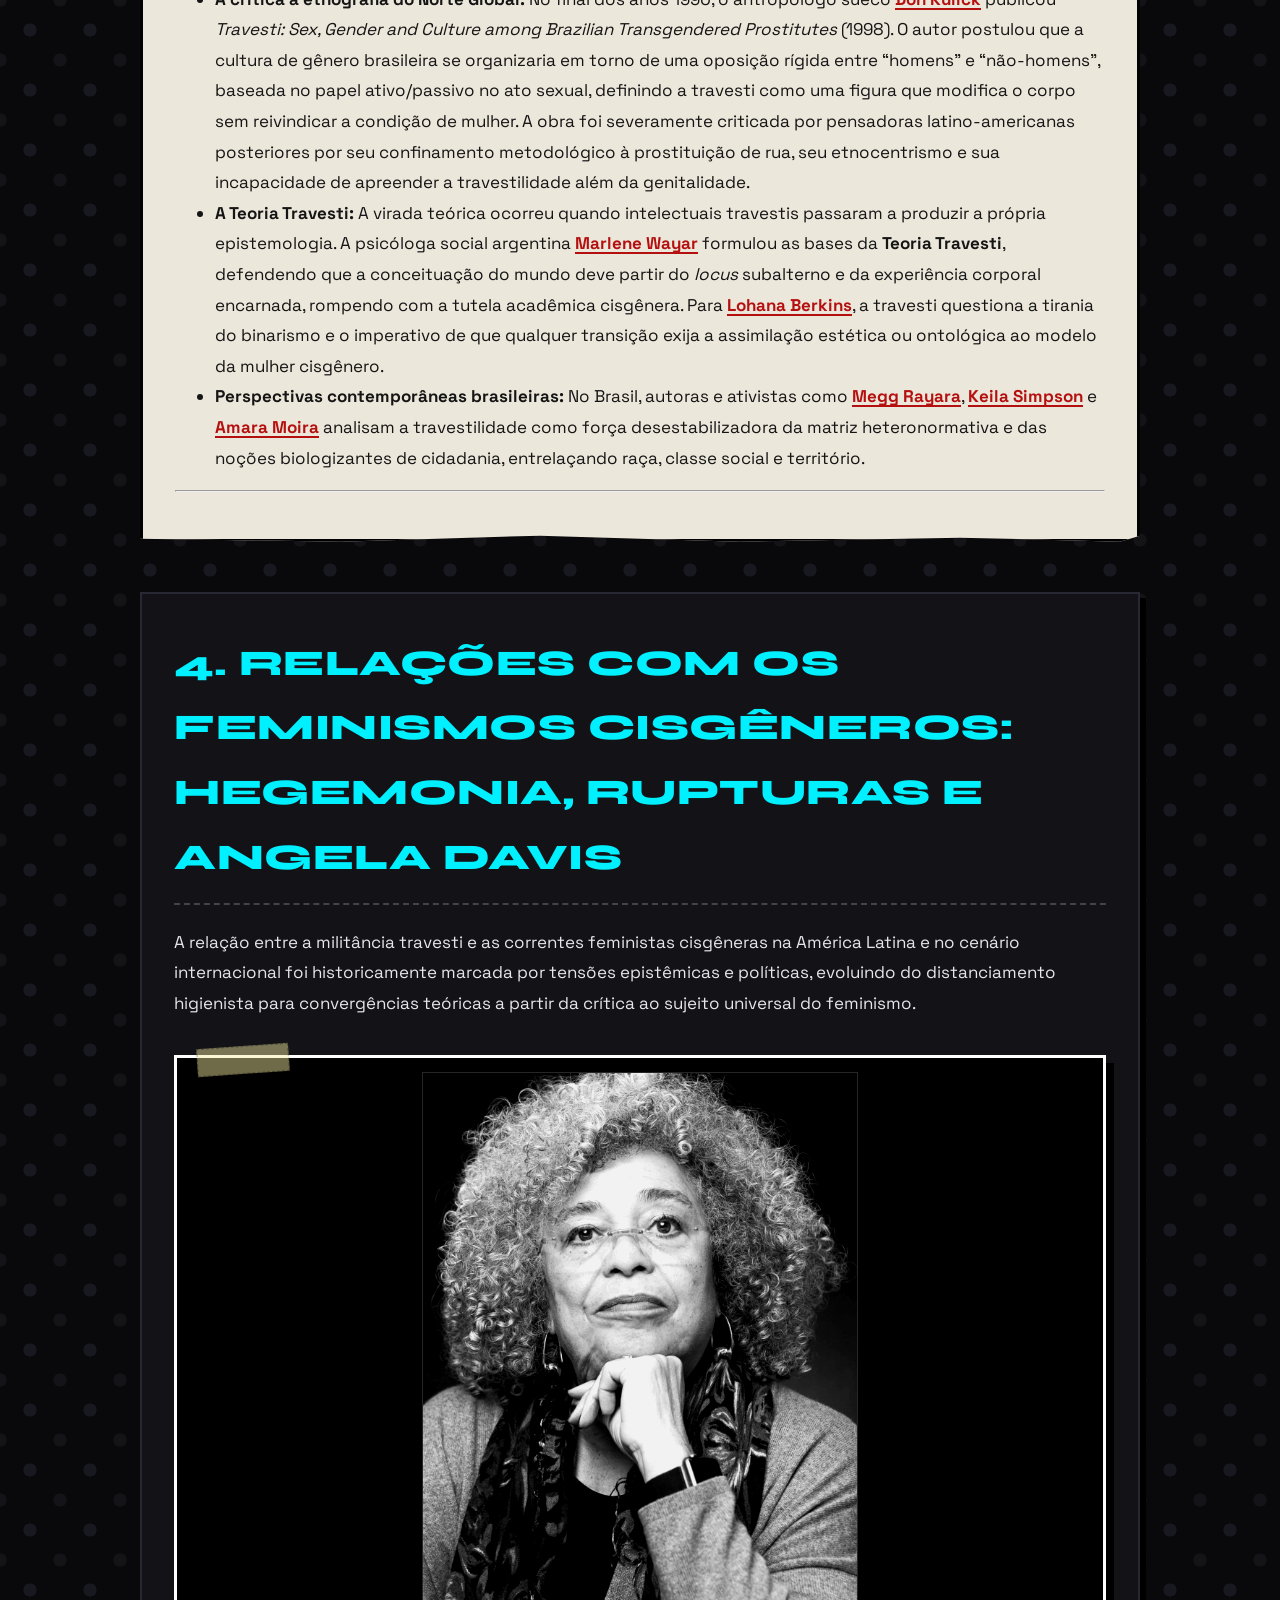
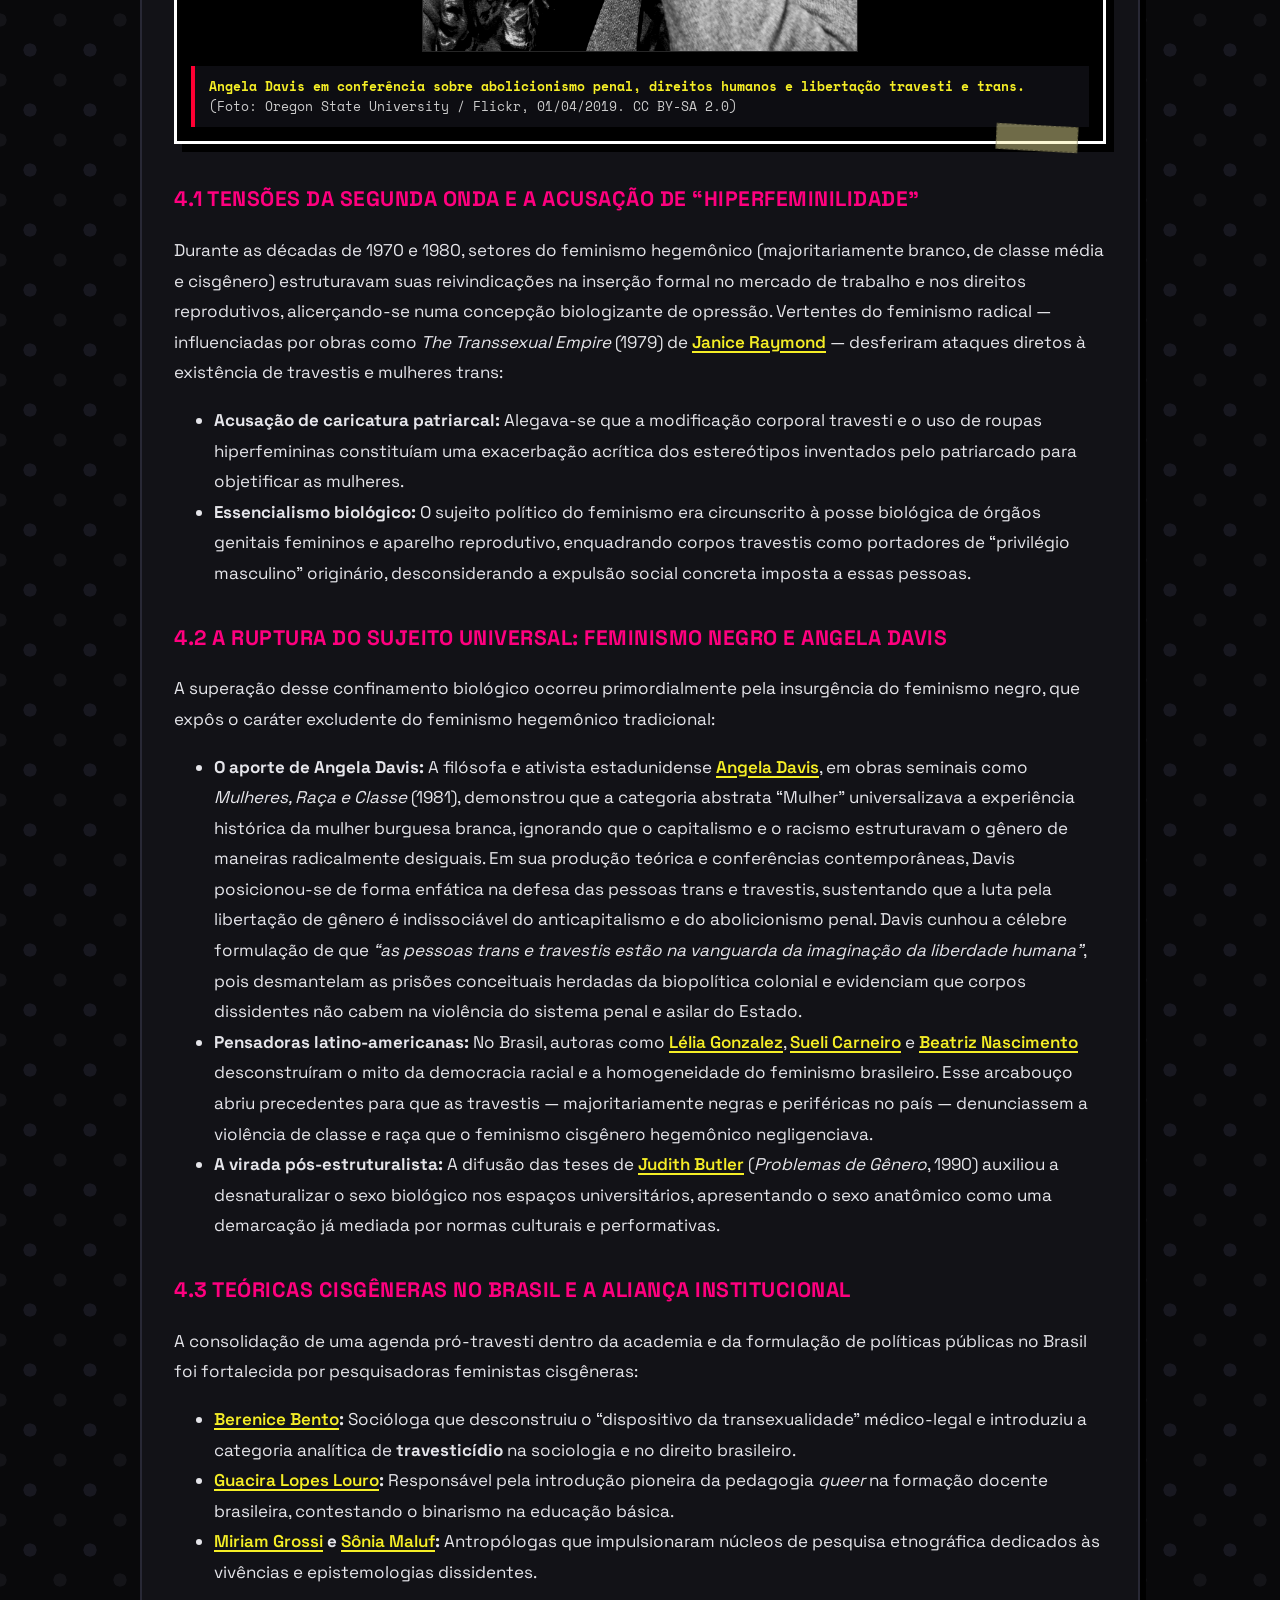
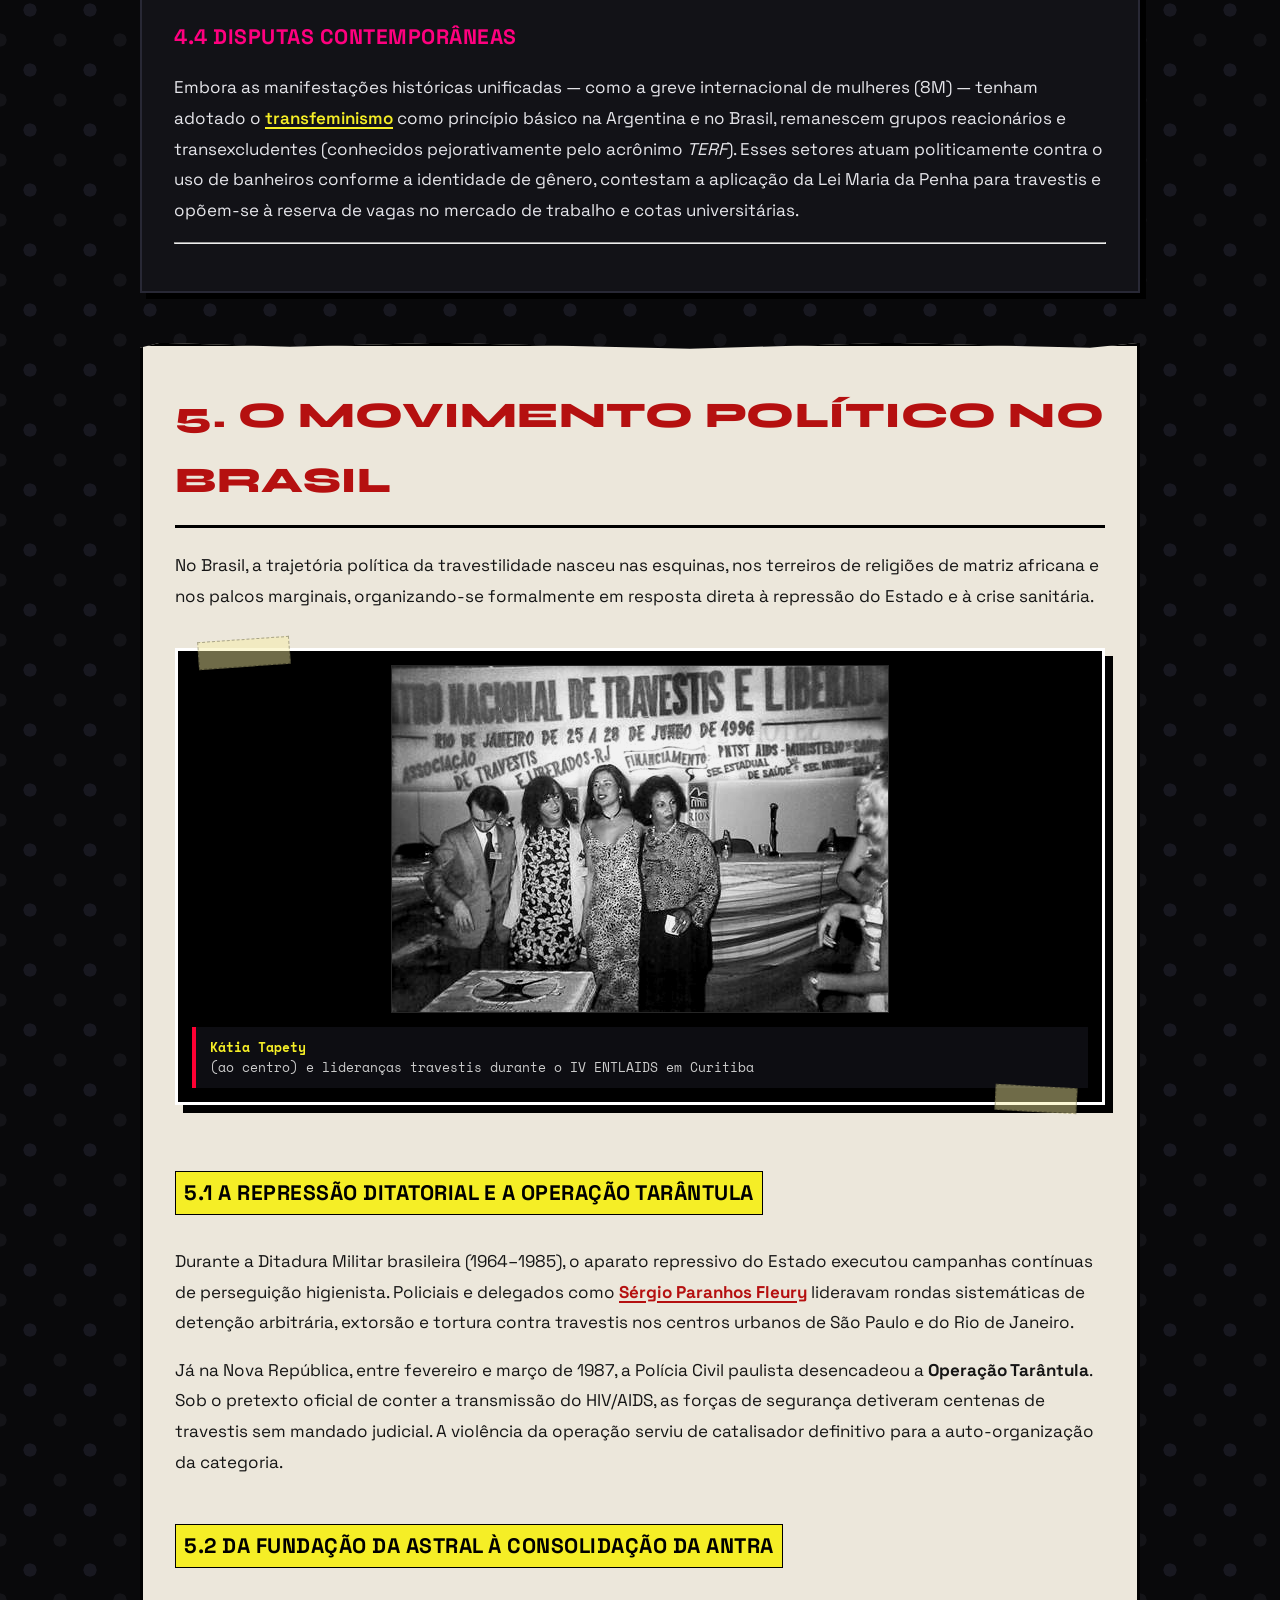
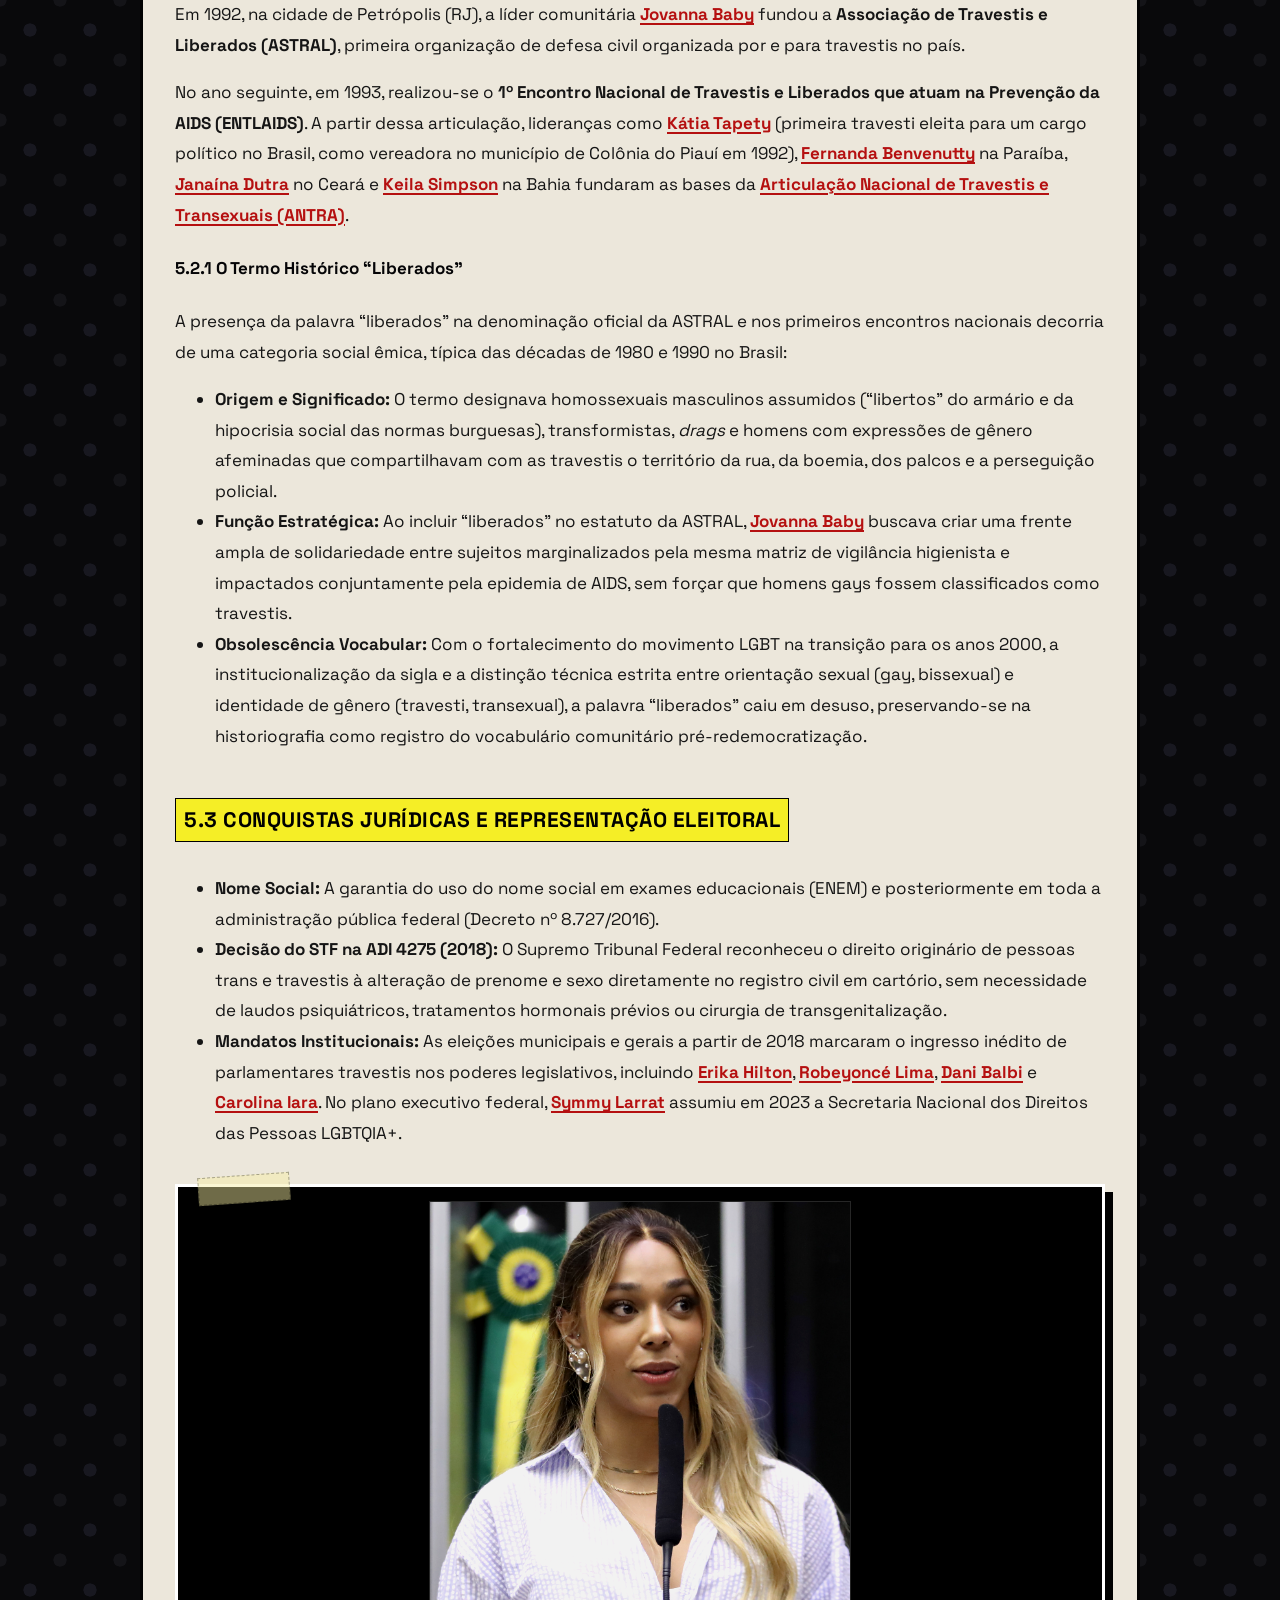
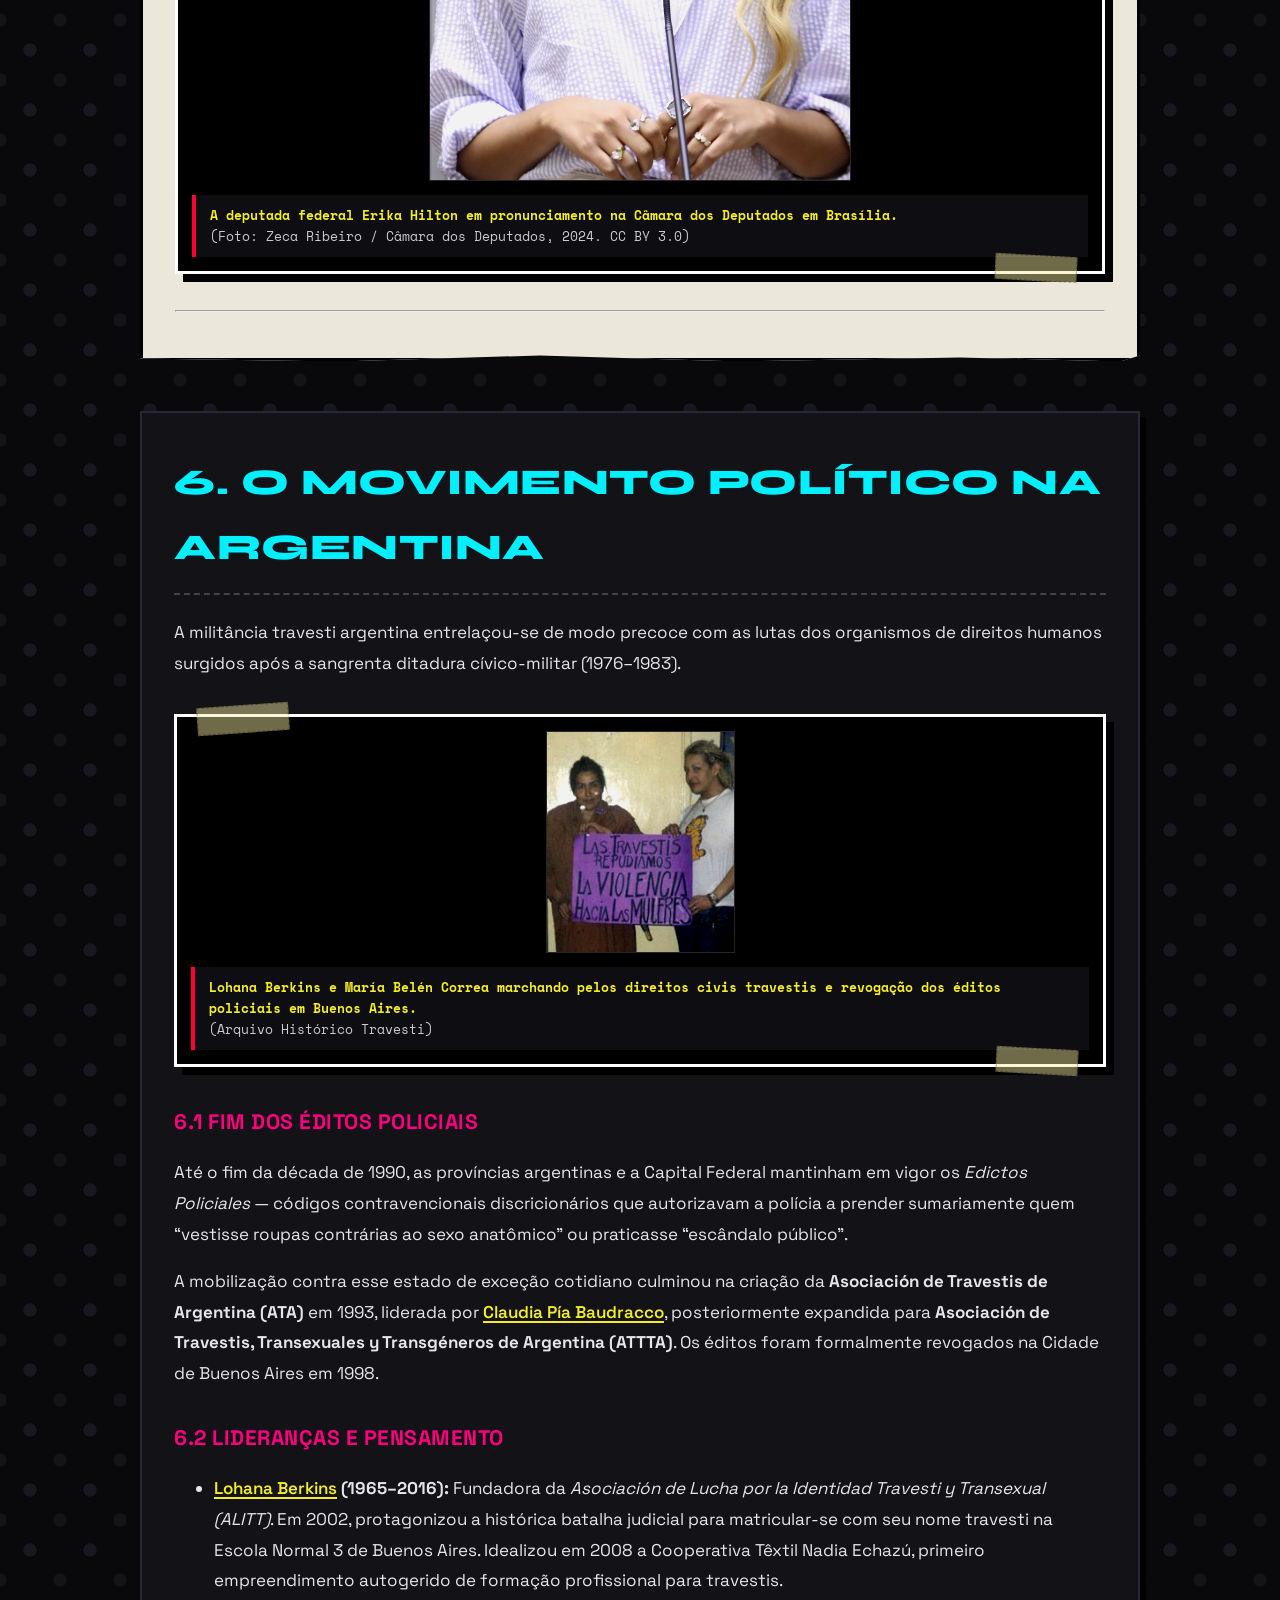
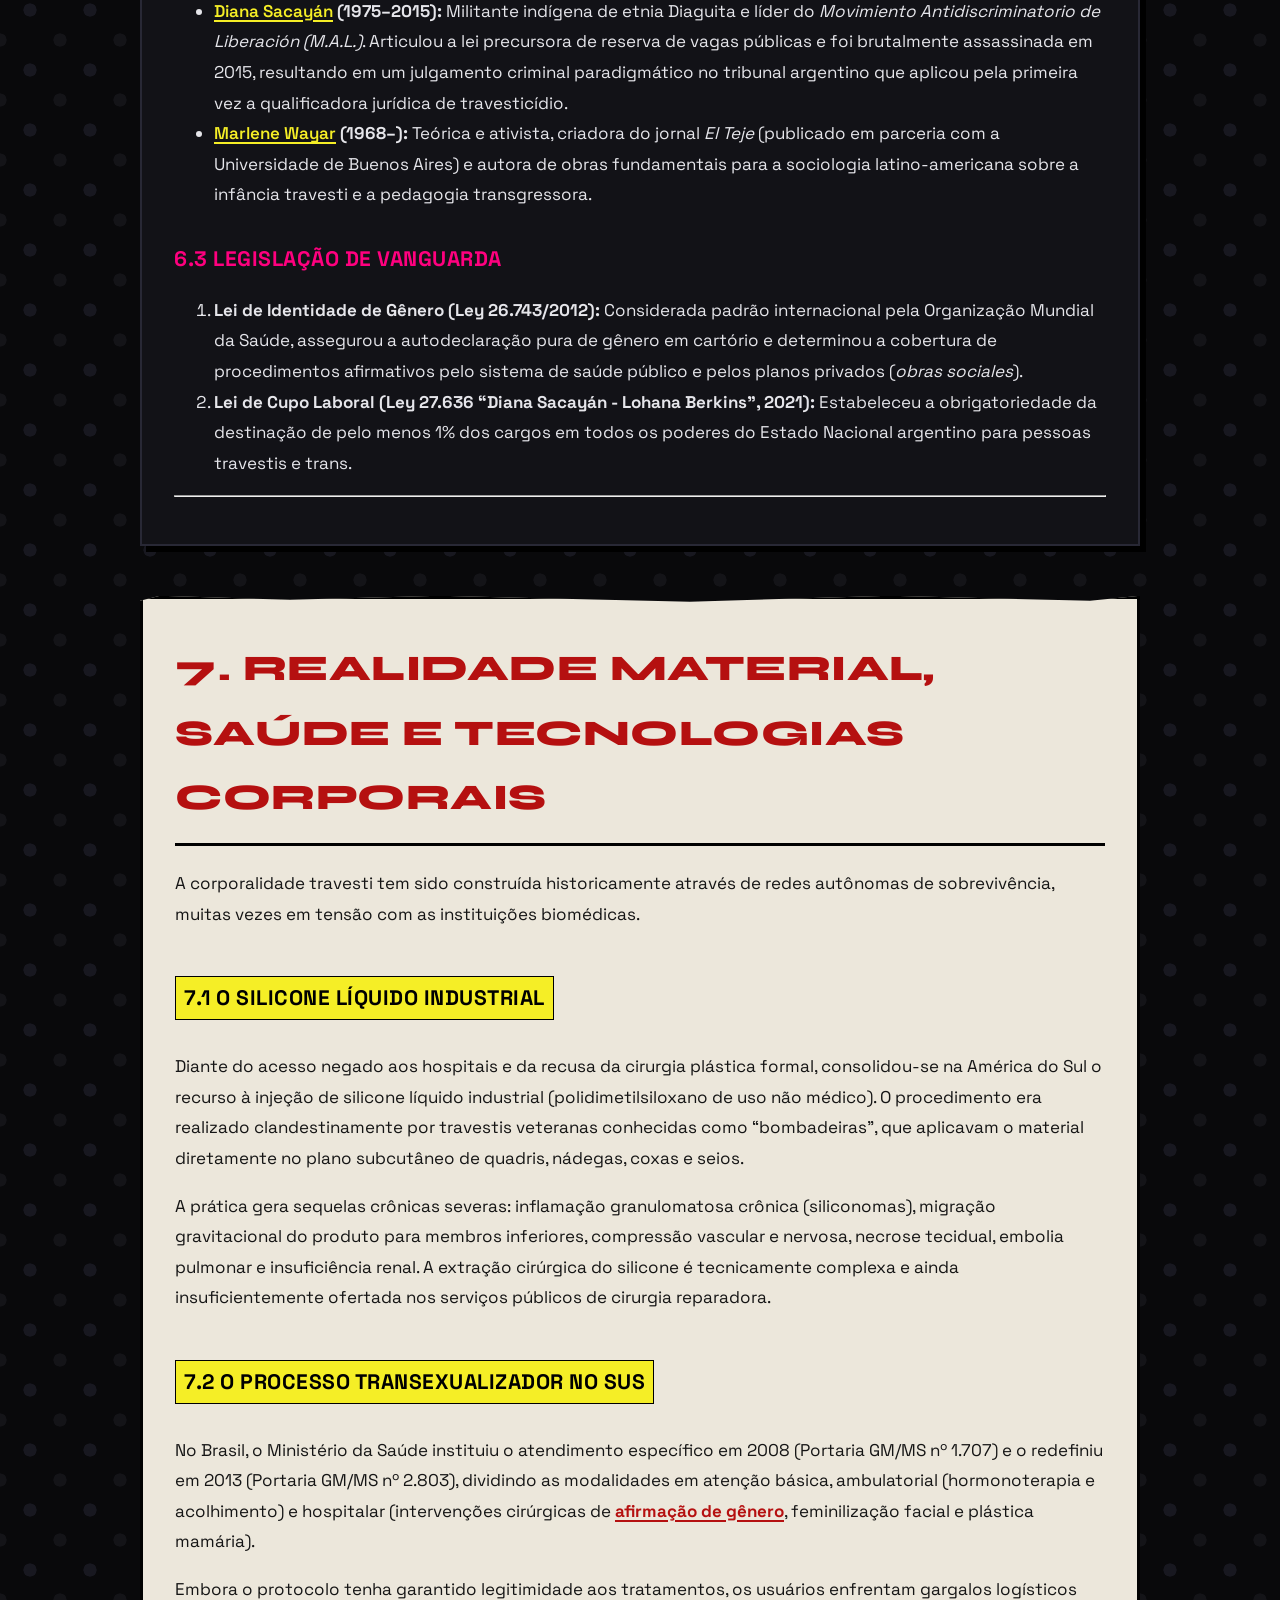
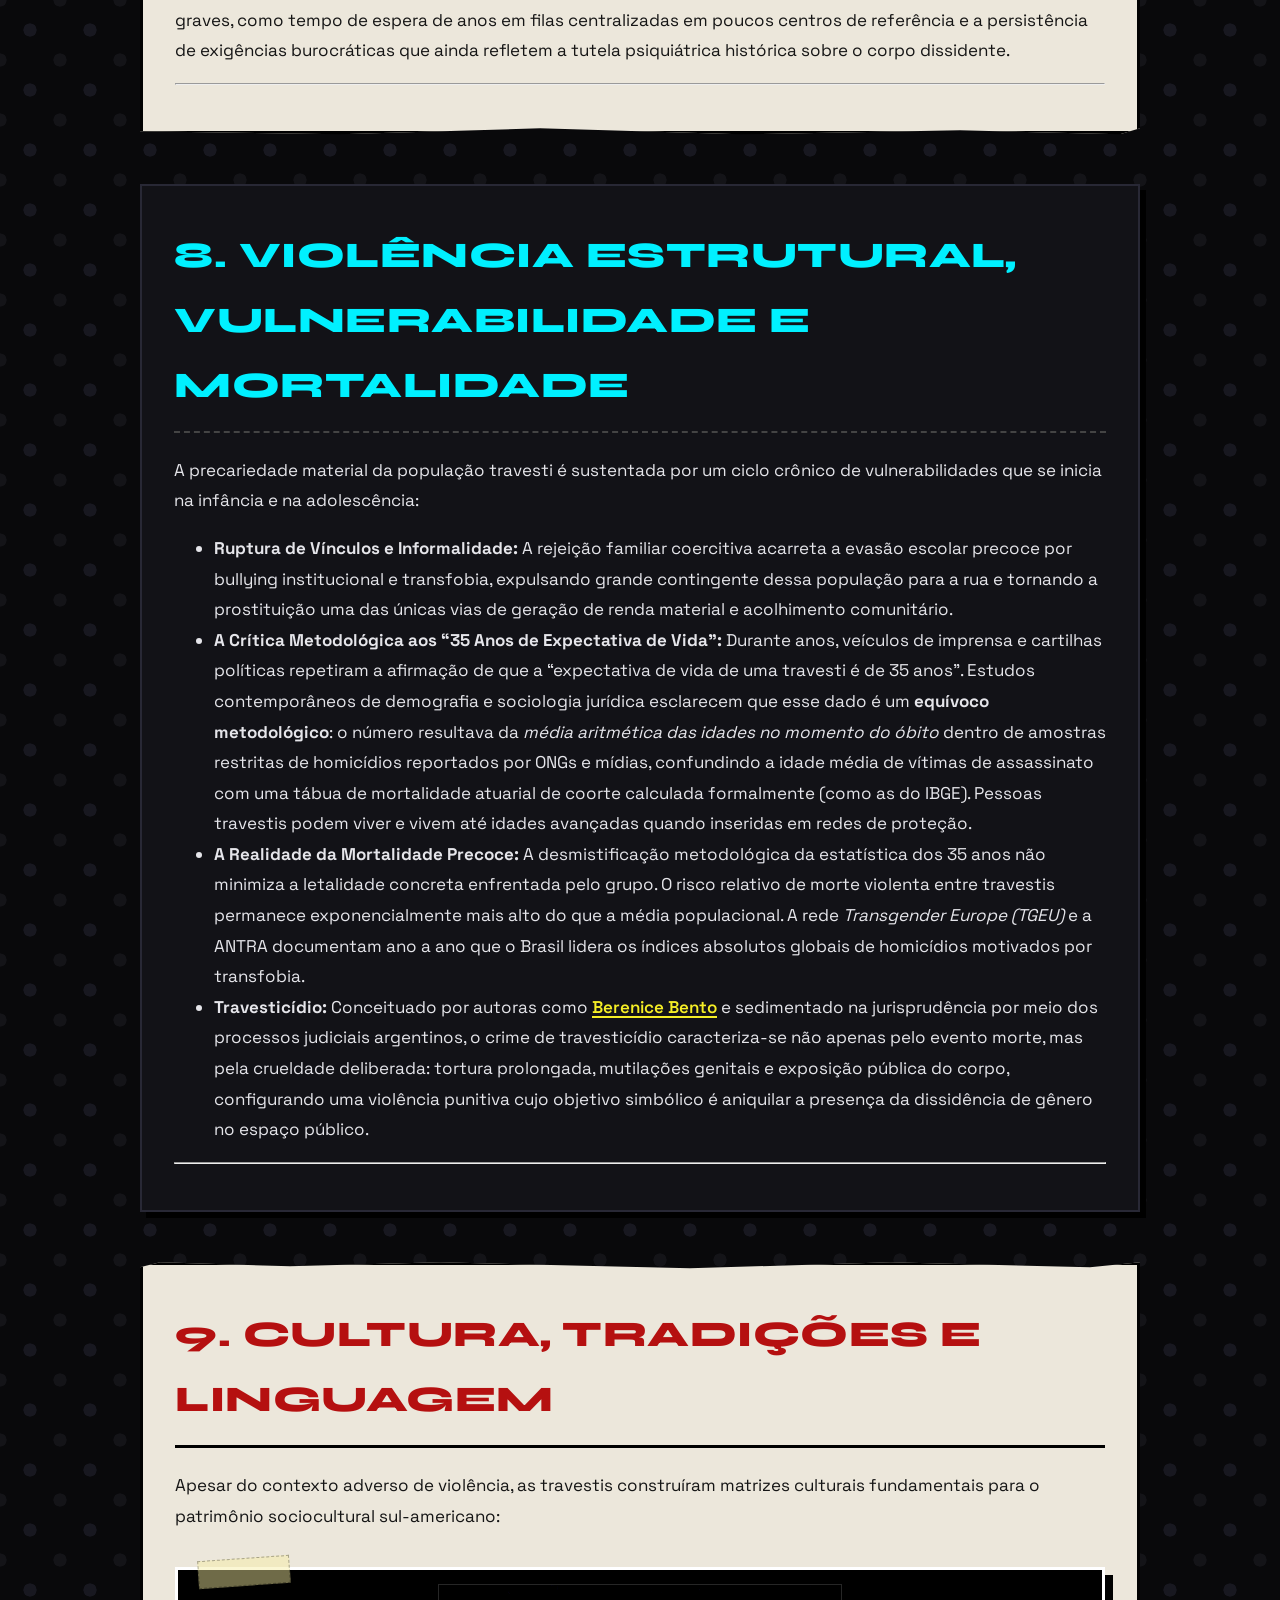
<file: site/pt/index.html>
<!DOCTYPE html>
<html lang="pt" dir="ltr">
<head>
    <meta charset="UTF-8">
    <meta name="viewport" content="width=device-width, initial-scale=1.0">
    <title>Travesti (identidade de gênero e política) — travesti.2lp.in</title>
    <meta name="description" content="História, etimologia, teoria dissidente, neurobiologia e lutas políticas da travestilidade no Brasil e na América Latina.">
    
    <!-- Open Graph & Twitter Cards -->
    <meta property="og:title" content="Travesti (identidade de gênero e política)">
    <meta property="og:description" content="História, etimologia, teoria dissidente, neurobiologia e lutas políticas da travestilidade no Brasil e na América Latina.">
    <meta property="og:image" content="https://travesti.2lp.in/assets/Orgulho_Trans_Travesti_Congresso_Nacional.jpg">
    <meta property="og:type" content="article">
    <meta property="og:url" content="https://travesti.2lp.in/pt/">
    <meta name="twitter:card" content="summary_large_image">
    
    <!-- Links Canônicos Multilíngues (Norma GOST) -->
    <link rel="canonical" href="https://travesti.2lp.in/pt/">
    <link rel="alternate" hreflang="pt" href="https://travesti.2lp.in/pt/"> <link rel="alternate" hreflang="en" href="https://travesti.2lp.in/en/"> <link rel="alternate" hreflang="es" href="https://travesti.2lp.in/es/"> <link rel="alternate" hreflang="fr" href="https://travesti.2lp.in/fr/"> <link rel="alternate" hreflang="de" href="https://travesti.2lp.in/de/"> <link rel="alternate" hreflang="it" href="https://travesti.2lp.in/it/"> <link rel="alternate" hreflang="ru" href="https://travesti.2lp.in/ru/"> <link rel="alternate" hreflang="zh" href="https://travesti.2lp.in/zh/"> <link rel="alternate" hreflang="ja" href="https://travesti.2lp.in/ja/"> <link rel="alternate" hreflang="ar" href="https://travesti.2lp.in/ar/">
    <link rel="alternate" hreflang="x-default" href="https://travesti.2lp.in/">

    <link rel="stylesheet" href="../assets/style.css?v=1790651706">
</head>
<body>
    <!-- Barra Superior de Fita Adesiva -->
    <nav class="top-tape-bar" aria-label="Seletor de Idiomas">
        <div class="tape-brand">
            <span>TRAVESTI.2LP.IN</span>
            <span class="badge-trans">🏳️‍⚧️ AUTODETERMINAÇÃO</span>
        </div>
        <div class="lang-selector-tape">
            <span style="font-family: 'Space Mono', monospace; font-size: 11px; color: #aaa; align-self: center; margin-right: 6px;">IDIOMA / LÍNGUA:</span>
            <a href="../pt/" class="lang-tape-item active" style="--rot:-2;">PT</a>
<a href="../en/" class="lang-tape-item " style="--rot:1;">EN</a>
<a href="../es/" class="lang-tape-item " style="--rot:-1;">ES</a>
<a href="../fr/" class="lang-tape-item " style="--rot:3;">FR</a>
<a href="../de/" class="lang-tape-item " style="--rot:-2;">DE</a>
<a href="../it/" class="lang-tape-item " style="--rot:2;">IT</a>
<a href="../ru/" class="lang-tape-item " style="--rot:-1;">RU</a>
<a href="../zh/" class="lang-tape-item " style="--rot:1;">ZH</a>
<a href="../ja/" class="lang-tape-item " style="--rot:-3;">JA</a>
<a href="../ar/" class="lang-tape-item " style="--rot:2;">AR</a>
        </div>
    </nav>

    <!-- Conteúdo Zine Anti-Design -->
    <main class="zine-container">
        <!-- Capa / Manchete de Choque com Duct Tape Além da Borda -->
        <div class="hero-wrapper">
            <div class="duct-tape">TRAVESTI VIVE // AUTODETERMINAÇÃO // NÃO SOMOS DISFARCE // SUBSTANTIVO POLÍTICO</div>
            <header class="hero-zine-cover">
                <div class="zine-tag-insurgente">MANIFESTO & HISTORIOGRAFIA POLÍTICA</div>
                <h1 class="hero-title-glitch">TRAVESTI</h1>
                <div class="hero-subtitle-manifesto">Identidade de gênero e política de matriz estritamente latino-americana, marcada pela autodeterminação, pela história de luta nas ruas e pela intraduzibilidade semântica.</div>
                <div class="stamp-box">SUBSTANTIVO POLÍTICO • INTRADUZÍVEL • NÃO SOMOS DISFARCE</div>
            </header>
        </div>

        

        <!-- Corpo do Ensaio com Rasgos e Intervenções -->
        <article class="article-zine-body">
            <section class="paper-section"><p><strong>Travesti</strong> é uma identidade de gênero e política de matriz estritamente latino-americana — consolidada com particular densidade histórica no Brasil e na Argentina — referente a pessoas às quais foi designado o sexo masculino ao nascer, mas que constroem sua existência, subjetividade e expressão corporal no espectro feminino e em dissidência com a cisnormatividade.</p>
<p>A categoria é marcada por sua <strong>especificidade cultural e intraduzibilidade</strong>: o termo não possui correlatos conceituais ou semânticos diretos em outras línguas (como inglês, francês, alemão, russo, mandarim, japonês ou árabe). Nesses idiomas, a palavra é frequentemente traduzida de forma inadequada por termos como <em>cross-dresser</em>, <em>transvestite</em> ou assimilada compulsoriamente à categoria médica anglo-saxônica de &ldquo;mulher transexual&rdquo;. Na América Latina, contudo, a travestilidade constitui uma identidade autônoma, territorializada e indissociável de marcadores de classe, corporalidade e resistência anticolonial.</p>
<div class="photo-street-frame">
    <img src="../assets/Orgulho_Trans_Travesti_Congresso_Nacional.jpg" alt="Projeção mapeada no Congresso Nacional em Brasília em alusão ao Dia Nacional do Orgulho Trans e Travesti. (Foto: Agência Senado / Flickr, 15/05/2024. Licença: CC BY-SA 4.0)" class="photo-street-img" loading="lazy">
    <div class="photo-street-caption">
        <strong>Projeção mapeada no Congresso Nacional em Brasília em alusão ao Dia Nacional do Orgulho Trans e Travesti.</strong><br>
        <span>(Foto: Agência Senado / Flickr, 15/05/2024. Licença: CC BY-SA 4.0)</span>
    </div>
</div>

<hr />
</section>
<section class="paper-section torn-paper">
<h2>1. Etimologia, Intraduzibilidade e Transmutação Semântica</h2>

<p>A palavra remonta ao latim vulgar <em>transvestire</em> (&ldquo;mudar de roupa&rdquo;, &ldquo;vestir o traje de outrem&rdquo;), que derivou no italiano <em>travestire</em> e no francês <em>travesti</em>. Durante os séculos XVIII e XIX, o vocábulo operava sob dois eixos:</p>
<ol>
<li><strong>O eixo estético/teatral:</strong> A convenção artística na qual atores encenavam papéis atribuídos ao sexo oposto (<em>rôle travesti</em> ou apresentações cênicas <em>en travesti</em>);</li>
<li><strong>O eixo médico-patologizante:</strong> No final do século XIX, com a emergência da sexologia europeia pelas obras de <a href="https://pt.wikipedia.org/wiki/Richard_von_Krafft-Ebing">Richard von Krafft-Ebing</a> (<em>Psychopathia Sexualis</em>, 1886) e <a href="https://pt.wikipedia.org/wiki/Magnus_Hirschfeld">Magnus Hirschfeld</a> (<em>Die Transvestiten</em>, 1910), o termo foi fixado nos manuais psiquiátricos sob o rótulo de &ldquo;transvestismo&rdquo; ou &ldquo;fetichismo travesti&rdquo;, definindo uma suposta parafilia restrita à excitação erótica pelo vestuário.</li>
</ol>
<p>Ao ser transportado para o contexto urbano sul-americano a partir da metade do século XX, o vocábulo sofreu uma <strong>fratura semântica radical</strong>. O discurso policial, penal e da imprensa sensacionalista apropriou-se da palavra para estigmatizar, prender e patologizar corpos dissidentes que ocupavam o espaço público. No entanto, a partir da década de 1980, os próprios sujeitos transformaram a injúria em trincheira de luta: <em>travesti</em> deixou de ser um verbo, um disfarce teatral ou um diagnóstico psiquiátrico para se consolidar como substantivo político e autodeterminação identitária.</p>
<p>Essa trajetória histórica explica por que línguas não latinas ou externas ao Cone Sul e ao Brasil carecem de equivalência: fora deste ecossistema sociopolítico, os dicionários estrangeiros continuam a restringir a palavra ao transformismo, à paródia carnavalesca ou a categorias psiquiátricas obsoletas.</p>
<hr />

</section>
<section class="paper-section">
<h2>2. Bases Biológicas, Genética e Neurociência da Identidade de Gênero</h2>

<p>A compreensão científica sobre a emergência das identidades de gênero e das incongruências com o sexo cromossômico/gonadal avançou expressivamente, afastando modelos morais ou puramente psicanalíticos e demonstrando a complexidade da diferenciação sexual do encéfalo humano. A ciência contemporânea compreende a identidade de gênero como uma propriedade neurobiológica multifatorial e epigenética, que desmantela o modelo de binarismo biológico estrito.</p>
<h3>2.1 Genética e Arquitetura Poligênica</h3>
<p>Estudos genéticos modernos refutam a hipótese determinista de um &ldquo;gene único&rdquo; para o gênero ou a sexualidade, apontando para uma arquitetura genética complexa e poligênica:</p>
<ul>
<li><strong>Polimorfismos em receptores hormonais:</strong> Pesquisas lideradas por geneticistas como <a href="https://en.wikipedia.org/wiki/Eric_Vilain">Eric Vilain</a> e consórcios internacionais identificaram variantes em genes que regulam a síntese e a recepção de esteroides sexuais — tais como os genes dos receptores de andrógeno (<em>AR</em>), de estrógeno (<em>ESR1</em>, <em>ESR2</em>) e da aromatase (<em>CYP19A1</em>). Variações no número de repetições de trinucleotídeos (como repetições CAG no receptor androgênico) alteram a sensibilidade celular aos andrógenos durante janelas críticas do desenvolvimento embrionário.</li>
<li><strong>Mecanismos Epigenéticos:</strong> A regulação da expressão gênica no sistema nervoso central mediada por metilação do DNA e modificações de histonas demonstra que o dimorfismo e a identidade não se encerram na presença dos cromossomos XX ou XY. A biologia molecular reconhece que o cariótipo fornece apenas o arcabouço inicial, enquanto redes epigenéticas regulam a diferenciação tecidual específica nos tecidos cerebrais.</li>
</ul>
<h3>2.2 Neurodesenvolvimento e Dimorfismo Cerebral</h3>
<p>Ao contrário da diferenciação genital — que ocorre primordialmente no primeiro trimestre da gestação sob influência direta do gene <em>SRY</em> e dos níveis gonadais de testosterona —, a sexualização e organização funcional dos circuitos neurais centrais ocorre predominantemente no segundo e terceiro trimestres gestacionais, além do período neonatal precoce. Essa assincronia temporal explica por que o fenótipo anatômico externo pode divergir do neurodesenvolvimento da identidade subjetiva:</p>
<ul>
<li><strong>Núcleos Sexualmente Dimórficos:</strong> Pesquisas pioneiras em neuroanatomia post-mortem conduzidas pela equipe do neurobiólogo <a href="https://en.wikipedia.org/wiki/Dick_Swaab">Dick Swaab</a> no Instituto Holandês de Neurociências demonstraram diferenciações morfológicas em núcleos subcorticais. Especificamente, o volume e o número de neurônios da porção central do núcleo leito da estria terminal (<em>BSTc - Bed Nucleus of the Stria Terminalis</em>) e do terceiro núcleo intersticial do hipotálamo anterior (<em>INAH3</em>) em indivíduos trans e travestis com identidade feminina alinham-se numericamente aos padrões observados em mulheres cisgênero, divergindo dos parâmetros masculinos típicos, independentemente de terapias hormonais na vida adulta.</li>
<li><strong>Conectividade e Neuroimagem Funcional:</strong> Estudos contemporâneos de ressonância magnética estrutural e funcional (como os conduzidos por <a href="https://en.wikipedia.org/wiki/Sven_M%C3%BCller_(psychologist)">Sven Müller</a> e colaboradores) revelam padrões singulares na microestrutura da substância branca (via tensor de difusão) e nas redes de repouso neural (especialmente a rede de modo padrão, <em>DMN</em>), indicando que os substratos neurais da percepção corporal e da congruência de gênero possuem fundamentação neurobiológica intrínseca e duradoura.</li>
</ul>
<hr />

</section>
<section class="paper-section torn-paper">
<h2>3. Ontologia, Epistemologia e Teoria Travesti</h2>

<p>A conceituação teórica sobre a travesti gerou disputas fundamentais entre o olhar antropológico ocidental hegemônico e a produção intelectual autônoma sul-americana:</p>
<ul>
<li><strong>A crítica à etnografia do Norte Global:</strong> No final dos anos 1990, o antropólogo sueco <a href="https://en.wikipedia.org/wiki/Don_Kulick">Don Kulick</a> publicou <em>Travesti: Sex, Gender and Culture among Brazilian Transgendered Prostitutes</em> (1998). O autor postulou que a cultura de gênero brasileira se organizaria em torno de uma oposição rígida entre &ldquo;homens&rdquo; e &ldquo;não-homens&rdquo;, baseada no papel ativo/passivo no ato sexual, definindo a travesti como uma figura que modifica o corpo sem reivindicar a condição de mulher. A obra foi severamente criticada por pensadoras latino-americanas posteriores por seu confinamento metodológico à prostituição de rua, seu etnocentrismo e sua incapacidade de apreender a travestilidade além da genitalidade.</li>
<li><strong>A Teoria Travesti:</strong> A virada teórica ocorreu quando intelectuais travestis passaram a produzir a própria epistemologia. A psicóloga social argentina <a href="https://pt.wikipedia.org/wiki/Marlene_Wayar">Marlene Wayar</a> formulou as bases da <strong>Teoria Travesti</strong>, defendendo que a conceituação do mundo deve partir do <em>locus</em> subalterno e da experiência corporal encarnada, rompendo com a tutela acadêmica cisgênera. Para <a href="https://pt.wikipedia.org/wiki/Lohana_Berkins">Lohana Berkins</a>, a travesti questiona a tirania do binarismo e o imperativo de que qualquer transição exija a assimilação estética ou ontológica ao modelo da mulher cisgênero.</li>
<li><strong>Perspectivas contemporâneas brasileiras:</strong> No Brasil, autoras e ativistas como <a href="https://pt.wikipedia.org/wiki/Megg_Rayara">Megg Rayara</a>, <a href="https://pt.wikipedia.org/wiki/Keila_Simpson">Keila Simpson</a> e <a href="https://pt.wikipedia.org/wiki/Amara_Moira">Amara Moira</a> analisam a travestilidade como força desestabilizadora da matriz heteronormativa e das noções biologizantes de cidadania, entrelaçando raça, classe social e território.</li>
</ul>
<hr />

</section>
<section class="paper-section">
<h2>4. Relações com os Feminismos Cisgêneros: Hegemonia, Rupturas e Angela Davis</h2>

<p>A relação entre a militância travesti e as correntes feministas cisgêneras na América Latina e no cenário internacional foi historicamente marcada por tensões epistêmicas e políticas, evoluindo do distanciamento higienista para convergências teóricas a partir da crítica ao sujeito universal do feminismo.</p>
<div class="photo-street-frame">
    <img src="../assets/Angela_Davis_2019.jpg" alt="Angela Davis em conferência sobre abolicionismo penal, direitos humanos e libertação travesti e trans. (Foto: Oregon State University / Flickr, 01/04/2019. CC BY-SA 2.0)" class="photo-street-img" loading="lazy">
    <div class="photo-street-caption">
        <strong>Angela Davis em conferência sobre abolicionismo penal, direitos humanos e libertação travesti e trans.</strong><br>
        <span>(Foto: Oregon State University / Flickr, 01/04/2019. CC BY-SA 2.0)</span>
    </div>
</div>

<h3>4.1 Tensões da Segunda Onda e a Acusação de &ldquo;Hiperfeminilidade&rdquo;</h3>
<p>Durante as décadas de 1970 e 1980, setores do feminismo hegemônico (majoritariamente branco, de classe média e cisgênero) estruturavam suas reivindicações na inserção formal no mercado de trabalho e nos direitos reprodutivos, alicerçando-se numa concepção biologizante de opressão. Vertentes do feminismo radical — influenciadas por obras como <em>The Transsexual Empire</em> (1979) de <a href="https://pt.wikipedia.org/wiki/Janice_Raymond">Janice Raymond</a> — desferiram ataques diretos à existência de travestis e mulheres trans:</p>
<ul>
<li><strong>Acusação de caricatura patriarcal:</strong> Alegava-se que a modificação corporal travesti e o uso de roupas hiperfemininas constituíam uma exacerbação acrítica dos estereótipos inventados pelo patriarcado para objetificar as mulheres.</li>
<li><strong>Essencialismo biológico:</strong> O sujeito político do feminismo era circunscrito à posse biológica de órgãos genitais femininos e aparelho reprodutivo, enquadrando corpos travestis como portadores de &ldquo;privilégio masculino&rdquo; originário, desconsiderando a expulsão social concreta imposta a essas pessoas.</li>
</ul>
<h3>4.2 A Ruptura do Sujeito Universal: Feminismo Negro e Angela Davis</h3>
<p>A superação desse confinamento biológico ocorreu primordialmente pela insurgência do feminismo negro, que expôs o caráter excludente do feminismo hegemônico tradicional:</p>
<ul>
<li><strong>O aporte de Angela Davis:</strong> A filósofa e ativista estadunidense <a href="https://pt.wikipedia.org/wiki/Angela_Davis">Angela Davis</a>, em obras seminais como <em>Mulheres, Raça e Classe</em> (1981), demonstrou que a categoria abstrata &ldquo;Mulher&rdquo; universalizava a experiência histórica da mulher burguesa branca, ignorando que o capitalismo e o racismo estruturavam o gênero de maneiras radicalmente desiguais. Em sua produção teórica e conferências contemporâneas, Davis posicionou-se de forma enfática na defesa das pessoas trans e travestis, sustentando que a luta pela libertação de gênero é indissociável do anticapitalismo e do abolicionismo penal. Davis cunhou a célebre formulação de que <em>&ldquo;as pessoas trans e travestis estão na vanguarda da imaginação da liberdade humana&rdquo;</em>, pois desmantelam as prisões conceituais herdadas da biopolítica colonial e evidenciam que corpos dissidentes não cabem na violência do sistema penal e asilar do Estado.</li>
<li><strong>Pensadoras latino-americanas:</strong> No Brasil, autoras como <a href="https://pt.wikipedia.org/wiki/L%C3%A9lia_Gonzalez">Lélia Gonzalez</a>, <a href="https://pt.wikipedia.org/wiki/Sueli_Carneiro">Sueli Carneiro</a> e <a href="https://pt.wikipedia.org/wiki/Beatriz_Nascimento">Beatriz Nascimento</a> desconstruíram o mito da democracia racial e a homogeneidade do feminismo brasileiro. Esse arcabouço abriu precedentes para que as travestis — majoritariamente negras e periféricas no país — denunciassem a violência de classe e raça que o feminismo cisgênero hegemônico negligenciava.</li>
<li><strong>A virada pós-estruturalista:</strong> A difusão das teses de <a href="https://pt.wikipedia.org/wiki/Judith_Butler">Judith Butler</a> (<em>Problemas de Gênero</em>, 1990) auxiliou a desnaturalizar o sexo biológico nos espaços universitários, apresentando o sexo anatômico como uma demarcação já mediada por normas culturais e performativas.</li>
</ul>
<h3>4.3 Teóricas Cisgêneras no Brasil e a Aliança Institucional</h3>
<p>A consolidação de uma agenda pró-travesti dentro da academia e da formulação de políticas públicas no Brasil foi fortalecida por pesquisadoras feministas cisgêneras:</p>
<ul>
<li><strong><a href="https://pt.wikipedia.org/wiki/Berenice_Bento">Berenice Bento</a>:</strong> Socióloga que desconstruiu o &ldquo;dispositivo da transexualidade&rdquo; médico-legal e introduziu a categoria analítica de <strong>travesticídio</strong> na sociologia e no direito brasileiro.</li>
<li><strong><a href="https://pt.wikipedia.org/wiki/Guacira_Lopes_Louro">Guacira Lopes Louro</a>:</strong> Responsável pela introdução pioneira da pedagogia <em>queer</em> na formação docente brasileira, contestando o binarismo na educação básica.</li>
<li><strong><a href="https://pt.wikipedia.org/wiki/Miriam_Grossi">Miriam Grossi</a> e <a href="https://pt.wikipedia.org/wiki/S%C3%B4nia_Maluf">Sônia Maluf</a>:</strong> Antropólogas que impulsionaram núcleos de pesquisa etnográfica dedicados às vivências e epistemologias dissidentes.</li>
</ul>
<h3>4.4 Disputas Contemporâneas</h3>
<p>Embora as manifestações históricas unificadas — como a greve internacional de mulheres (8M) — tenham adotado o <a href="https://pt.wikipedia.org/wiki/Transfeminismo">transfeminismo</a> como princípio básico na Argentina e no Brasil, remanescem grupos reacionários e transexcludentes (conhecidos pejorativamente pelo acrônimo <em>TERF</em>). Esses setores atuam politicamente contra o uso de banheiros conforme a identidade de gênero, contestam a aplicação da Lei Maria da Penha para travestis e opõem-se à reserva de vagas no mercado de trabalho e cotas universitárias.</p>
<hr />

</section>
<section class="paper-section torn-paper">
<h2>5. O Movimento Político no Brasil</h2>

<p>No Brasil, a trajetória política da travestilidade nasceu nas esquinas, nos terreiros de religiões de matriz africana e nos palcos marginais, organizando-se formalmente em resposta direta à repressão do Estado e à crise sanitária.</p>
<div class="photo-street-frame">
    <img src="../assets/IV_ENTLAIDS_1996_Katia_Tapety.jpg" alt="Kátia Tapety (ao centro) e lideranças travestis durante o IV ENTLAIDS em Curitiba (1996) — gênese da ANTRA. (Acervo Keila Simpson / SciELO)" class="photo-street-img" loading="lazy">
    <div class="photo-street-caption">
        <strong>Kátia Tapety</strong><br>
        <span>(ao centro) e lideranças travestis durante o IV ENTLAIDS em Curitiba </span>
    </div>
</div>

<h3>5.1 A Repressão Ditatorial e a Operação Tarântula</h3>
<p>Durante a Ditadura Militar brasileira (1964–1985), o aparato repressivo do Estado executou campanhas contínuas de perseguição higienista. Policiais e delegados como <a href="https://pt.wikipedia.org/wiki/S%C3%A9rgio_Paranhos_Fleury">Sérgio Paranhos Fleury</a> lideravam rondas sistemáticas de detenção arbitrária, extorsão e tortura contra travestis nos centros urbanos de São Paulo e do Rio de Janeiro.</p>
<p>Já na Nova República, entre fevereiro e março de 1987, a Polícia Civil paulista desencadeou a <strong>Operação Tarântula</strong>. Sob o pretexto oficial de conter a transmissão do HIV/AIDS, as forças de segurança detiveram centenas de travestis sem mandado judicial. A violência da operação serviu de catalisador definitivo para a auto-organização da categoria.</p>
<h3>5.2 Da Fundação da ASTRAL à Consolidação da ANTRA</h3>
<p>Em 1992, na cidade de Petrópolis (RJ), a líder comunitária <a href="https://pt.wikipedia.org/wiki/Jovanna_Baby">Jovanna Baby</a> fundou a <strong>Associação de Travestis e Liberados (ASTRAL)</strong>, primeira organização de defesa civil organizada por e para travestis no país.</p>
<p>No ano seguinte, em 1993, realizou-se o <strong>1º Encontro Nacional de Travestis e Liberados que atuam na Prevenção da AIDS (ENTLAIDS)</strong>. A partir dessa articulação, lideranças como <a href="https://pt.wikipedia.org/wiki/K%C3%A1tia_Tapety">Kátia Tapety</a> (primeira travesti eleita para um cargo político no Brasil, como vereadora no município de Colônia do Piauí em 1992), <a href="https://pt.wikipedia.org/wiki/Fernanda_Benvenutty">Fernanda Benvenutty</a> na Paraíba, <a href="https://pt.wikipedia.org/wiki/Jana%C3%ADna_Dutra">Janaína Dutra</a> no Ceará e <a href="https://pt.wikipedia.org/wiki/Keila_Simpson">Keila Simpson</a> na Bahia fundaram as bases da <a href="https://pt.wikipedia.org/wiki/Articula%C3%A7%C3%A3o_Nacional_de_Travestis_e_Transexuais">Articulação Nacional de Travestis e Transexuais (ANTRA)</a>.</p>
<h4>5.2.1 O Termo Histórico &ldquo;Liberados&rdquo;</h4>
<p>A presença da palavra &ldquo;liberados&rdquo; na denominação oficial da ASTRAL e nos primeiros encontros nacionais decorria de uma categoria social êmica, típica das décadas de 1980 e 1990 no Brasil:</p>
<ul>
<li><strong>Origem e Significado:</strong> O termo designava homossexuais masculinos assumidos (&ldquo;libertos&rdquo; do armário e da hipocrisia social das normas burguesas), transformistas, <em>drags</em> e homens com expressões de gênero afeminadas que compartilhavam com as travestis o território da rua, da boemia, dos palcos e a perseguição policial.</li>
<li><strong>Função Estratégica:</strong> Ao incluir &ldquo;liberados&rdquo; no estatuto da ASTRAL, <a href="https://pt.wikipedia.org/wiki/Jovanna_Baby">Jovanna Baby</a> buscava criar uma frente ampla de solidariedade entre sujeitos marginalizados pela mesma matriz de vigilância higienista e impactados conjuntamente pela epidemia de AIDS, sem forçar que homens gays fossem classificados como travestis.</li>
<li><strong>Obsolescência Vocabular:</strong> Com o fortalecimento do movimento LGBT na transição para os anos 2000, a institucionalização da sigla e a distinção técnica estrita entre orientação sexual (gay, bissexual) e identidade de gênero (travesti, transexual), a palavra &ldquo;liberados&rdquo; caiu em desuso, preservando-se na historiografia como registro do vocabulário comunitário pré-redemocratização.</li>
</ul>
<h3>5.3 Conquistas Jurídicas e Representação Eleitoral</h3>
<ul>
<li><strong>Nome Social:</strong> A garantia do uso do nome social em exames educacionais (ENEM) e posteriormente em toda a administração pública federal (Decreto nº 8.727/2016).</li>
<li><strong>Decisão do STF na ADI 4275 (2018):</strong> O Supremo Tribunal Federal reconheceu o direito originário de pessoas trans e travestis à alteração de prenome e sexo diretamente no registro civil em cartório, sem necessidade de laudos psiquiátricos, tratamentos hormonais prévios ou cirurgia de transgenitalização.</li>
<li><strong>Mandatos Institucionais:</strong> As eleições municipais e gerais a partir de 2018 marcaram o ingresso inédito de parlamentares travestis nos poderes legislativos, incluindo <a href="https://pt.wikipedia.org/wiki/Erika_Hilton">Erika Hilton</a>, <a href="https://pt.wikipedia.org/wiki/Robeyonc%C3%A9_Lima">Robeyoncé Lima</a>, <a href="https://pt.wikipedia.org/wiki/Dani_Balbi">Dani Balbi</a> e <a href="https://pt.wikipedia.org/wiki/Carolina_Iara">Carolina Iara</a>. No plano executivo federal, <a href="https://pt.wikipedia.org/wiki/Symmy_Larrat">Symmy Larrat</a> assumiu em 2023 a Secretaria Nacional dos Direitos das Pessoas LGBTQIA+.</li>
</ul>
<div class="photo-street-frame">
    <img src="../assets/Erika_Hilton_Camara_2024.jpg" alt="A deputada federal Erika Hilton em pronunciamento na Câmara dos Deputados em Brasília. (Foto: Zeca Ribeiro / Câmara dos Deputados, 2024. CC BY 3.0)" class="photo-street-img" loading="lazy">
    <div class="photo-street-caption">
        <strong>A deputada federal Erika Hilton em pronunciamento na Câmara dos Deputados em Brasília.</strong><br>
        <span>(Foto: Zeca Ribeiro / Câmara dos Deputados, 2024. CC BY 3.0)</span>
    </div>
</div>

<hr />

</section>
<section class="paper-section">
<h2>6. O Movimento Político na Argentina</h2>

<p>A militância travesti argentina entrelaçou-se de modo precoce com as lutas dos organismos de direitos humanos surgidos após a sangrenta ditadura cívico-militar (1976–1983).</p>
<div class="photo-street-frame">
    <img src="../assets/Lohana_Berkins_e_Maria_Belen_Correa.jpg" alt="Lohana Berkins e María Belén Correa marchando pelos direitos civis travestis e revogação dos éditos policiais em Buenos Aires. (Arquivo Histórico Travesti)" class="photo-street-img" loading="lazy">
    <div class="photo-street-caption">
        <strong>Lohana Berkins e María Belén Correa marchando pelos direitos civis travestis e revogação dos éditos policiais em Buenos Aires.</strong><br>
        <span>(Arquivo Histórico Travesti)</span>
    </div>
</div>

<h3>6.1 Fim dos Éditos Policiais</h3>
<p>Até o fim da década de 1990, as províncias argentinas e a Capital Federal mantinham em vigor os <em>Edictos Policiales</em> — códigos contravencionais discricionários que autorizavam a polícia a prender sumariamente quem &ldquo;vestisse roupas contrárias ao sexo anatômico&rdquo; ou praticasse &ldquo;escândalo público&rdquo;.</p>
<p>A mobilização contra esse estado de exceção cotidiano culminou na criação da <strong>Asociación de Travestis de Argentina (ATA)</strong> em 1993, liderada por <a href="https://pt.wikipedia.org/wiki/Claudia_P%C3%ADa_Baudracco">Claudia Pía Baudracco</a>, posteriormente expandida para <strong>Asociación de Travestis, Transexuales y Transgéneros de Argentina (ATTTA)</strong>. Os éditos foram formalmente revogados na Cidade de Buenos Aires em 1998.</p>
<h3>6.2 Lideranças e Pensamento</h3>
<ul>
<li><strong><a href="https://pt.wikipedia.org/wiki/Lohana_Berkins">Lohana Berkins</a> (1965–2016):</strong> Fundadora da <em>Asociación de Lucha por la Identidad Travesti y Transexual (ALITT)</em>. Em 2002, protagonizou a histórica batalha judicial para matricular-se com seu nome travesti na Escola Normal 3 de Buenos Aires. Idealizou em 2008 a Cooperativa Têxtil Nadia Echazú, primeiro empreendimento autogerido de formação profissional para travestis.</li>
<li><strong><a href="https://pt.wikipedia.org/wiki/Diana_Sacay%C3%A1n">Diana Sacayán</a> (1975–2015):</strong> Militante indígena de etnia Diaguita e líder do <em>Movimiento Antidiscriminatorio de Liberación (M.A.L.)</em>. Articulou a lei precursora de reserva de vagas públicas e foi brutalmente assassinada em 2015, resultando em um julgamento criminal paradigmático no tribunal argentino que aplicou pela primeira vez a qualificadora jurídica de travesticídio.</li>
<li><strong><a href="https://pt.wikipedia.org/wiki/Marlene_Wayar">Marlene Wayar</a> (1968–):</strong> Teórica e ativista, criadora do jornal <em>El Teje</em> (publicado em parceria com a Universidade de Buenos Aires) e autora de obras fundamentais para a sociologia latino-americana sobre a infância travesti e a pedagogia transgressora.</li>
</ul>
<h3>6.3 Legislação de Vanguarda</h3>
<ol>
<li><strong>Lei de Identidade de Gênero (Ley 26.743/2012):</strong> Considerada padrão internacional pela Organização Mundial da Saúde, assegurou a autodeclaração pura de gênero em cartório e determinou a cobertura de procedimentos afirmativos pelo sistema de saúde público e pelos planos privados (<em>obras sociales</em>).</li>
<li><strong>Lei de Cupo Laboral (Ley 27.636 &ldquo;Diana Sacayán - Lohana Berkins&rdquo;, 2021):</strong> Estabeleceu a obrigatoriedade da destinação de pelo menos 1% dos cargos em todos os poderes do Estado Nacional argentino para pessoas travestis e trans.</li>
</ol>
<hr />

</section>
<section class="paper-section torn-paper">
<h2>7. Realidade Material, Saúde e Tecnologias Corporais</h2>

<p>A corporalidade travesti tem sido construída historicamente através de redes autônomas de sobrevivência, muitas vezes em tensão com as instituições biomédicas.</p>
<h3>7.1 O Silicone Líquido Industrial</h3>
<p>Diante do acesso negado aos hospitais e da recusa da cirurgia plástica formal, consolidou-se na América do Sul o recurso à injeção de silicone líquido industrial (polidimetilsiloxano de uso não médico). O procedimento era realizado clandestinamente por travestis veteranas conhecidas como &ldquo;bombadeiras&rdquo;, que aplicavam o material diretamente no plano subcutâneo de quadris, nádegas, coxas e seios.</p>
<p>A prática gera sequelas crônicas severas: inflamação granulomatosa crônica (siliconomas), migração gravitacional do produto para membros inferiores, compressão vascular e nervosa, necrose tecidual, embolia pulmonar e insuficiência renal. A extração cirúrgica do silicone é tecnicamente complexa e ainda insuficientemente ofertada nos serviços públicos de cirurgia reparadora.</p>
<h3>7.2 O Processo Transexualizador no SUS</h3>
<p>No Brasil, o Ministério da Saúde instituiu o atendimento específico em 2008 (Portaria GM/MS nº 1.707) e o redefiniu em 2013 (Portaria GM/MS nº 2.803), dividindo as modalidades em atenção básica, ambulatorial (hormonoterapia e acolhimento) e hospitalar (intervenções cirúrgicas de <a href="https://pt.wikipedia.org/wiki/Cirurgia_de_afirma%C3%A7%C3%A3o_de_g%C3%AAnero">afirmação de gênero</a>, feminilização facial e plástica mamária).</p>
<p>Embora o protocolo tenha garantido legitimidade aos tratamentos, os usuários enfrentam gargalos logísticos graves, como tempo de espera de anos em filas centralizadas em poucos centros de referência e a persistência de exigências burocráticas que ainda refletem a tutela psiquiátrica histórica sobre o corpo dissidente.</p>
<hr />

</section>
<section class="paper-section">
<h2>8. Violência Estrutural, Vulnerabilidade e Mortalidade</h2>

<p>A precariedade material da população travesti é sustentada por um ciclo crônico de vulnerabilidades que se inicia na infância e na adolescência:</p>
<ul>
<li><strong>Ruptura de Vínculos e Informalidade:</strong> A rejeição familiar coercitiva acarreta a evasão escolar precoce por bullying institucional e transfobia, expulsando grande contingente dessa população para a rua e tornando a prostituição uma das únicas vias de geração de renda material e acolhimento comunitário.</li>
<li><strong>A Crítica Metodológica aos &ldquo;35 Anos de Expectativa de Vida&rdquo;:</strong> Durante anos, veículos de imprensa e cartilhas políticas repetiram a afirmação de que a &ldquo;expectativa de vida de uma travesti é de 35 anos&rdquo;. Estudos contemporâneos de demografia e sociologia jurídica esclarecem que esse dado é um <strong>equívoco metodológico</strong>: o número resultava da <em>média aritmética das idades no momento do óbito</em> dentro de amostras restritas de homicídios reportados por ONGs e mídias, confundindo a idade média de vítimas de assassinato com uma tábua de mortalidade atuarial de coorte calculada formalmente (como as do IBGE). Pessoas travestis podem viver e vivem até idades avançadas quando inseridas em redes de proteção.</li>
<li><strong>A Realidade da Mortalidade Precoce:</strong> A desmistificação metodológica da estatística dos 35 anos não minimiza a letalidade concreta enfrentada pelo grupo. O risco relativo de morte violenta entre travestis permanece exponencialmente mais alto do que a média populacional. A rede <em>Transgender Europe (TGEU)</em> e a ANTRA documentam ano a ano que o Brasil lidera os índices absolutos globais de homicídios motivados por transfobia.</li>
<li><strong>Travesticídio:</strong> Conceituado por autoras como <a href="https://pt.wikipedia.org/wiki/Berenice_Bento">Berenice Bento</a> e sedimentado na jurisprudência por meio dos processos judiciais argentinos, o crime de travesticídio caracteriza-se não apenas pelo evento morte, mas pela crueldade deliberada: tortura prolongada, mutilações genitais e exposição pública do corpo, configurando uma violência punitiva cujo objetivo simbólico é aniquilar a presença da dissidência de gênero no espaço público.</li>
</ul>
<hr />

</section>
<section class="paper-section torn-paper">
<h2>9. Cultura, Tradições e Linguagem</h2>

<p>Apesar do contexto adverso de violência, as travestis construíram matrizes culturais fundamentais para o patrimônio sociocultural sul-americano:</p>
<div class="photo-street-frame">
    <img src="../assets/Susy_Shock.jpg" alt="Susy Shock, poeta e performer argentina: 'Reivindico meu direito de ser um monstro'. (Foto: Divulgação Cultural)" class="photo-street-img" loading="lazy">
    <div class="photo-street-caption">
        <strong>Susy Shock, poeta e performer argentina: 'Reivindico meu direito de ser um monstro'.</strong><br>
        <span>(Foto: Divulgação Cultural)</span>
    </div>
</div>

<ul>
<li><strong>O <a href="https://pt.wikipedia.org/wiki/Pajub%C3%A1">Bajubá (ou Pajubá)</a>:</strong> Vocabulário e dialeto criptolaléctico estruturado a partir da confluência entre o português brasileiro e línguas africanas ocidentais (notadamente o iorubá, o fom e o quimbundo). Gestado originalmente nos terreiros de Candomblé e Umbanda, foi adotado e desenvolvido pelas travestis nas ruas brasileiras para codificar termos sobre a polícia, a saúde, a afetividade e o trabalho sexual, constituindo um mecanismo de autodefesa e coesão de grupo.</li>
<li><strong>Expressão Artística e Resistência:</strong> Figuras históricas marcaram a cena cultural transgressora, desde <a href="https://pt.wikipedia.org/wiki/Madame_Sat%C3%A3">Madame Satã</a> na Lapa boêmia carioca do início do século XX e o estrelato de <a href="https://pt.wikipedia.org/wiki/Rog%C3%A9ria">Rogéria</a> nos teatros de revista e na televisão aberta brasileira, até os manifestos contemporâneos da poeta e performer argentina <a href="https://es.wikipedia.org/wiki/Susy_Shock">Susy Shock</a> e a produção ensaística e ficcional de escritoras e pesquisadoras como <a href="https://pt.wikipedia.org/wiki/Amara_Moira">Amara Moira</a>.</li>
</ul>
<hr />

</section>
<section class="paper-section">
<h2>10. Ver também</h2>

<ul>
<li><a href="https://pt.wikipedia.org/wiki/Identidade_de_g%C3%AAnero">Identidade de gênero</a></li>
<li><a href="https://pt.wikipedia.org/wiki/Transfeminismo">Transfeminismo</a></li>
<li><a href="https://pt.wikipedia.org/wiki/Articula%C3%A7%C3%A3o_Nacional_de_Travestis_e_Transexuais">Articulação Nacional de Travestis e Transexuais (ANTRA)</a></li>
<li><a href="https://pt.wikipedia.org/wiki/Pajub%C3%A1">Pajubá</a></li>
<li><a href="https://pt.wikipedia.org/wiki/Cirurgia_de_afirma%C3%A7%C3%A3o_de_g%C3%AAnero">Cirurgia de afirmação de gênero</a></li>
<li><a href="https://pt.wikipedia.org/wiki/Muxe">Muxe</a></li>
</ul>
<hr />

</section>
<section class="paper-section torn-paper">
<h2>11. Notas de Tradução e Fusão Enciclopédica</h2>

<div class="tarja-choque-preta">
<strong>★ Proveniência Historiográfica</strong>
<p>O conteúdo deste artigo incorpora, sintetiza e expande material historiográfico e político originário de dois verbetes da Wikipédia:
1. <a href="https://pt.wikipedia.org/wiki/Travesti_%28identidade_de_g%C3%AAnero%29">Travesti</a> (Wikipédia em português), com foco na cronologia política brasileira, na etimologia e na realidade sanitária nacional;
2. <a href="https://en.wikipedia.org/wiki/Travesti_%28gender_identity%29">Travesti (gender identity)</a> (Wikipédia em inglês), com foco na trajetória legislativa argentina, na superação dos éditos policiais e na formulação conceitual da Teoria Travesti.</p>
</div>

<hr />

</section>
<section class="paper-section">
<h2>12. Referências e Literatura Citada</h2>

<ol>
<li><strong>ANTRA.</strong> <em>Dossiê: Assassinatos e violências contra travestis e transexuais brasileiras</em>. Brasília: Articulação Nacional de Travestis e Transexuais, publicações anuais (2018–2025).</li>
<li><strong>BABY, Jovanna.</strong> <em>Memórias da resistência travesti no Brasil: da fundação da ASTRAL à organização nacional</em>. Rio de Janeiro: Editora Metanoia, 2015.</li>
<li><strong>BENTO, Berenice.</strong> <em>A reinvenção do corpo: sexualidade e gênero na experiência transexual</em>. Rio de Janeiro: Garamond, 2006.</li>
<li><strong>BERKINS, Lohana; FERNÁNDEZ, Josefina.</strong> <em>La gesta del nombre propio: informe sobre la situação de la comunidad travesti en la Argentina</em>. Buenos Aires: Ediciones Madres de Plaza de Mayo, 2005.</li>
<li><strong>BUTLER, Judith.</strong> <em>Problemas de gênero: feminismo e subversão da identidade</em>. Rio de Janeiro: Civilização Brasileira, 2003.</li>
<li><strong>CARNEIRO, Sueli.</strong> <em>A construção do outro como não-ser como fundamento do ser</em>. Tese de Doutorado em Educação. São Paulo: Universidade de São Paulo, 2005.</li>
<li><strong>DAVIS, Angela.</strong> <em>Mulheres, Raça e Classe</em>. São Paulo: Boitempo, 2016.</li>
<li><strong>DAVIS, Angela.</strong> <em>A liberdade é uma luta constante</em>. São Paulo: Boitempo, 2018.</li>
<li><strong>GONZALEZ, Lélia.</strong> <em>Por um feminismo afro-latino-americano</em>. Rio de Janeiro: Zahar, 2020.</li>
<li><strong>HARE, L. et al.</strong> &ldquo;Androgen Receptor Gene Expression and Variations in Transgender Identity&rdquo;. <em>The Journal of Clinical Endocrinology &amp; Metabolism</em>, v. 94, n. 1, p. 320–325, 2009.</li>
<li><strong>KULICK, Don.</strong> <em>Travesti: Sex, Gender, and Culture among Brazilian Transgendered Prostitutes</em>. Chicago: University of Chicago Press, 1998.</li>
<li><strong>LOURO, Guacira Lopes.</strong> <em>Um corpo estranho: ensaios sobre sexualidade e teoria queer</em>. Belo Horizonte: Autêntica, 2004.</li>
<li><strong>MÜLLER, Sven C. et al.</strong> &ldquo;Brain structural and functional connectivity patterns in gender dysphoria: A high-resolution imaging and connectome assessment&rdquo;. <em>NeuroImage</em>, v. 147, p. 112–122, 2017.</li>
<li><strong>OLIVEIRA, Megg Rayara Gomes de.</strong> <em>O diabo em forma de gente: (r)existências de gays afeminados, travestis e mulheres transexuais negras</em>. Tese de Doutorado em Educação. Curitiba: Universidade Federal do Paraná, 2017.</li>
<li><strong>SACAYÁN, Diana.</strong> <em>La Ley de Cupo Laboral Travesti Trans: Del desamparo a la reparación histórica</em>. Buenos Aires: Ediciones M.A.L., 2014.</li>
<li><strong>SWAAB, Dick F.; ZHOU, Jiang-Ning et al.</strong> &ldquo;A sex difference in the human brain and its relation to transsexuality&rdquo;. <em>Nature</em>, v. 378, p. 68–70, 1995.</li>
<li><strong>WAYAR, Marlene.</strong> <em>Travesti: una teoría lo suficientemente buena</em>. Buenos Aires: Muchas Nueces, 2018.</li>
</ol>
</section>
        </article>
    </main>

    <!-- Rodapé Canônico em 2 Linhas (Perfil Lumen // Norma GOST) -->
    <footer class="lumen-footer-canonical">
        <div class="footer-line-1">
            Orgulhosamente produzido por uma <a href="https://travesti.2lp.in/pt/">travesti latina</a> 🏳️‍⚧️ :)
        </div>
        <div class="footer-line-2">
            Travesti v0.1.0-dev.1 • por <a href="https://lumen.pink">Lumen Pink</a> • 2026-09-29T03:15:06Z • Brasil 🇧🇷 • <a href="https://creativecommons.org/licenses/by-sa/4.0">CC-BY-SA-4.0</a>
        </div>
    </footer>
</body>
</html>
</file>
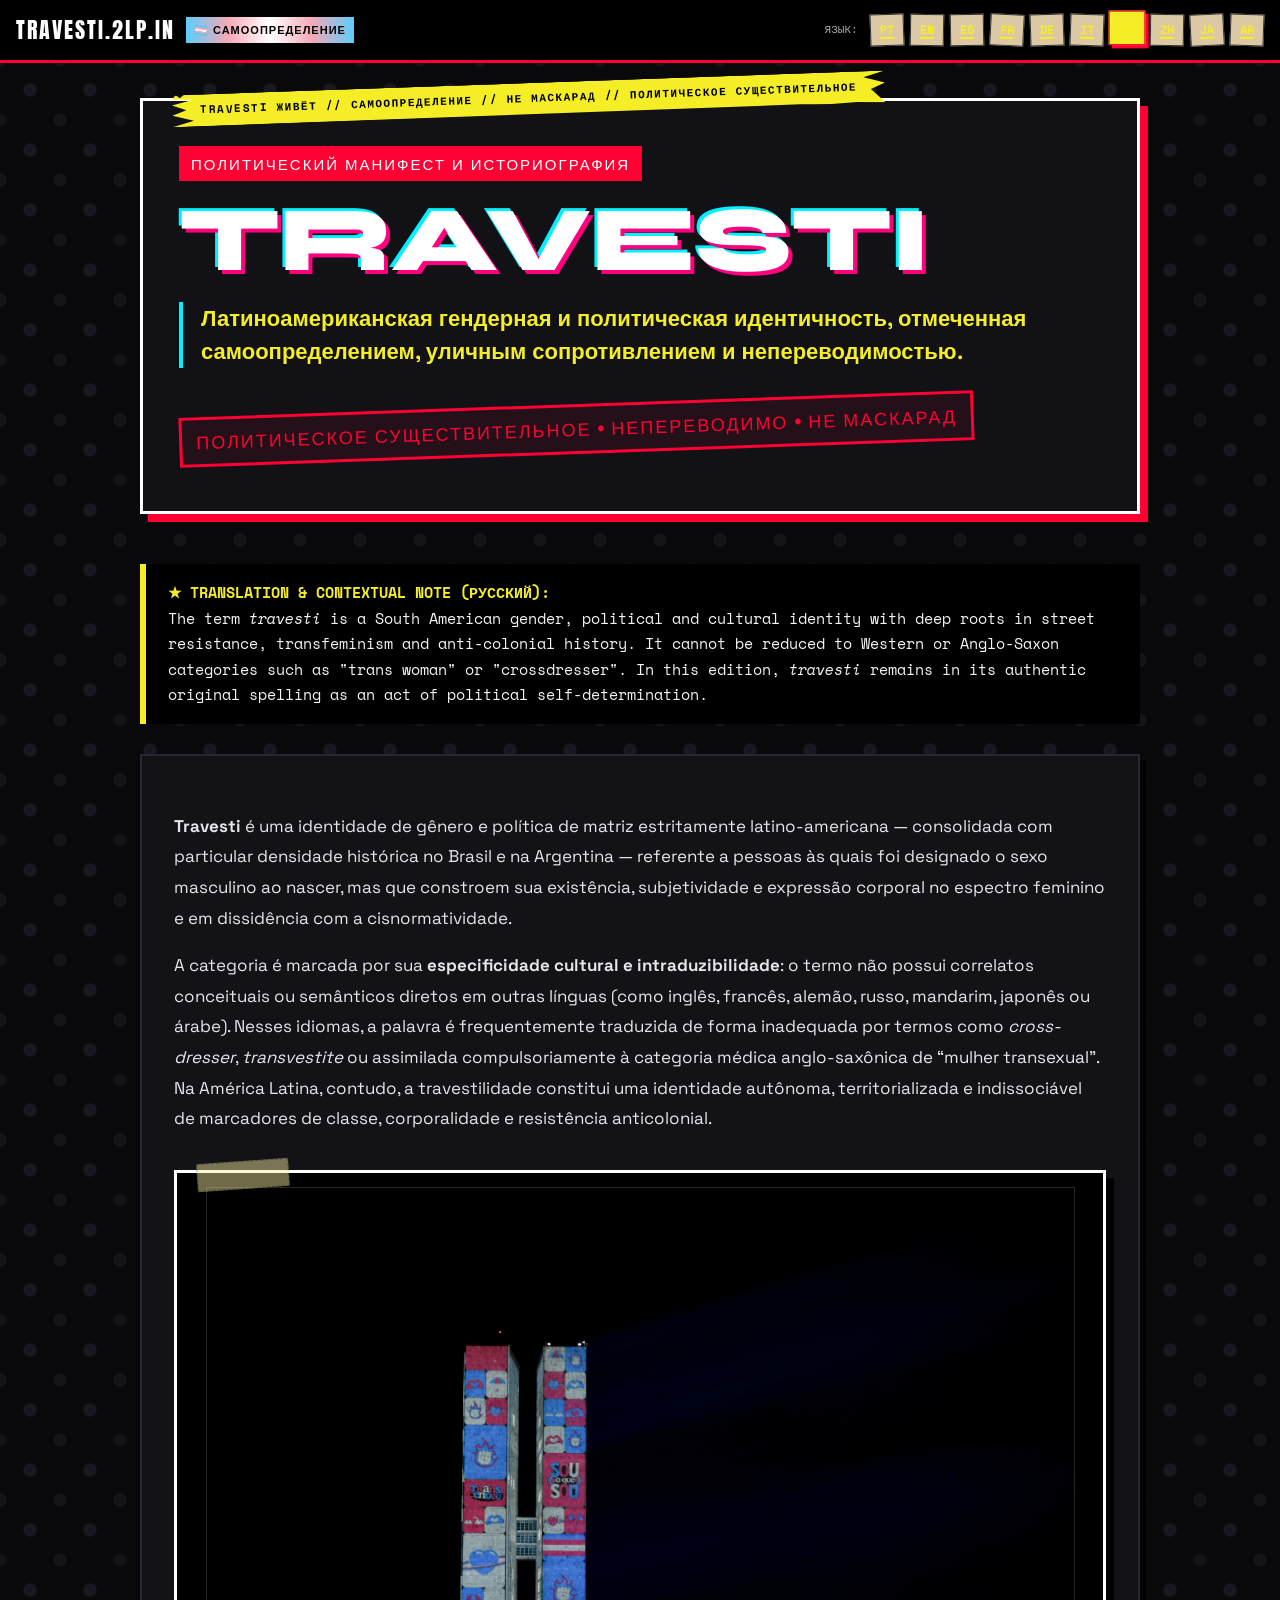
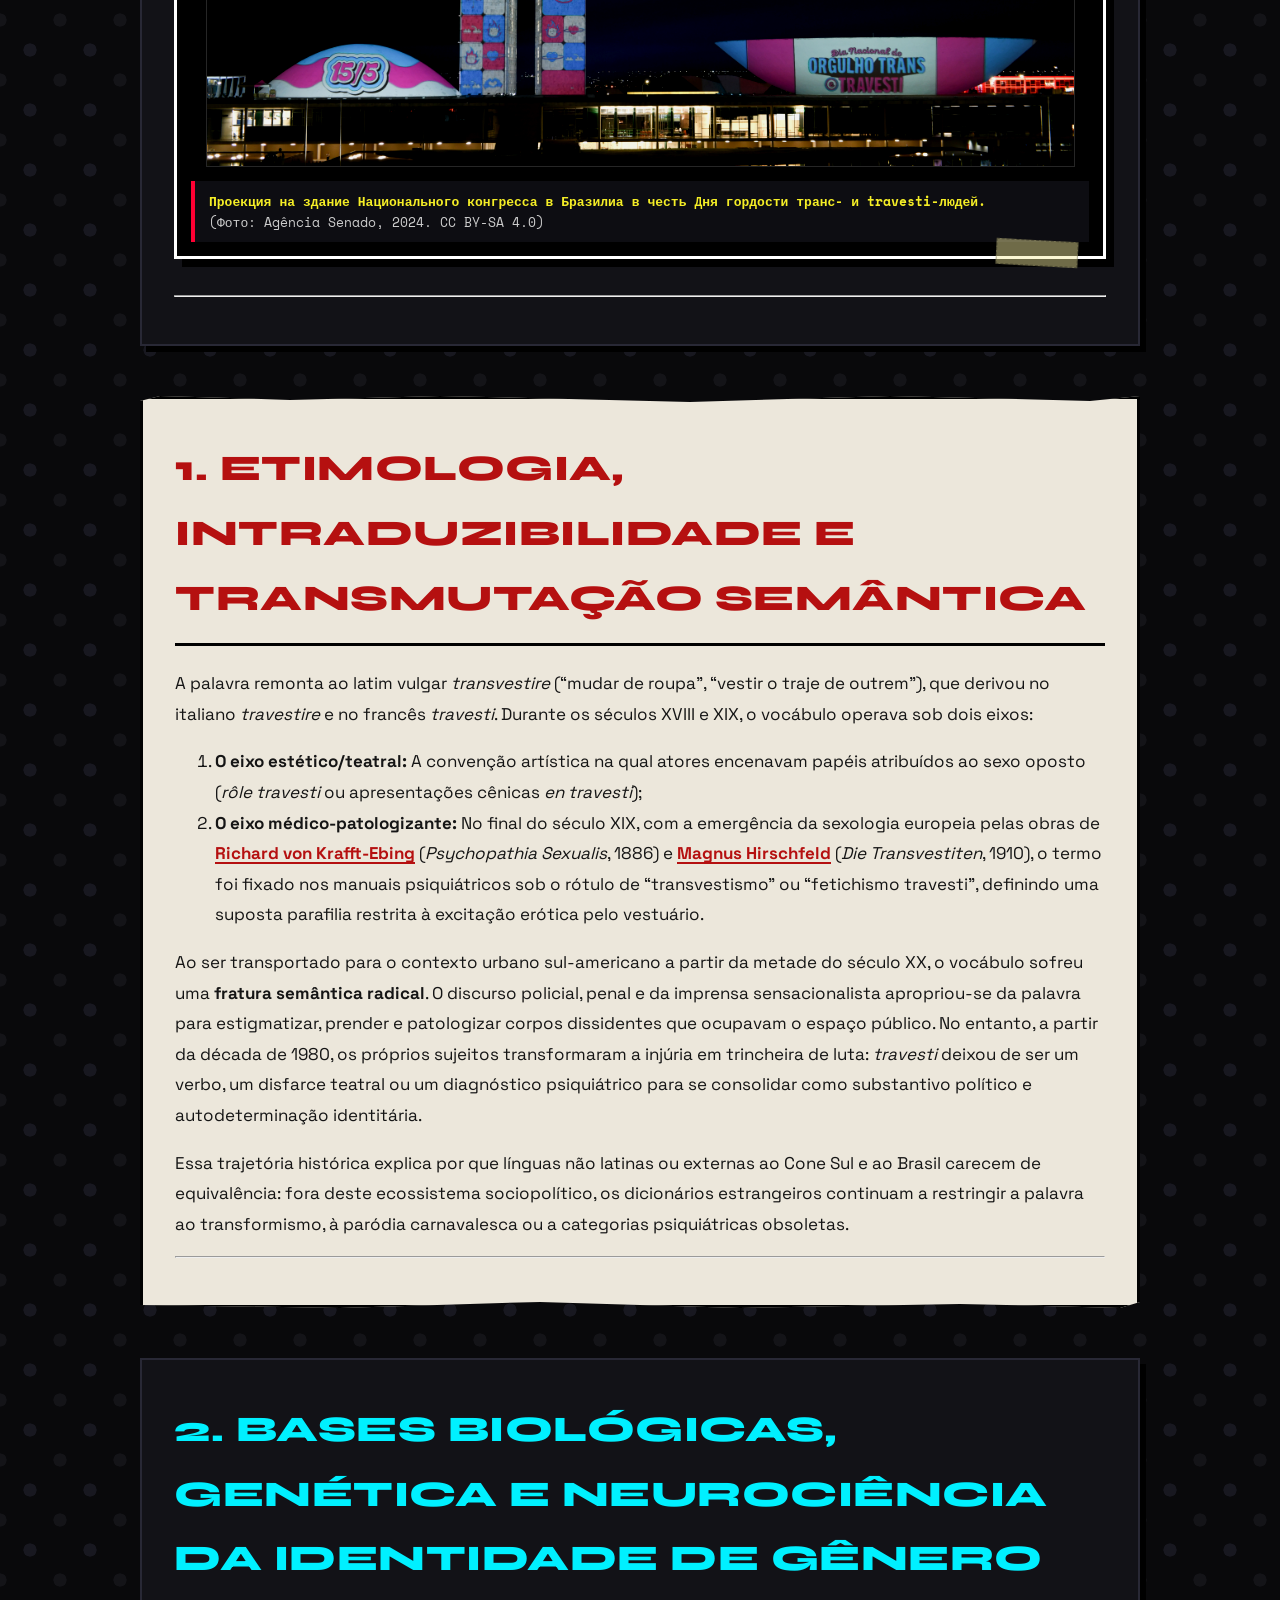
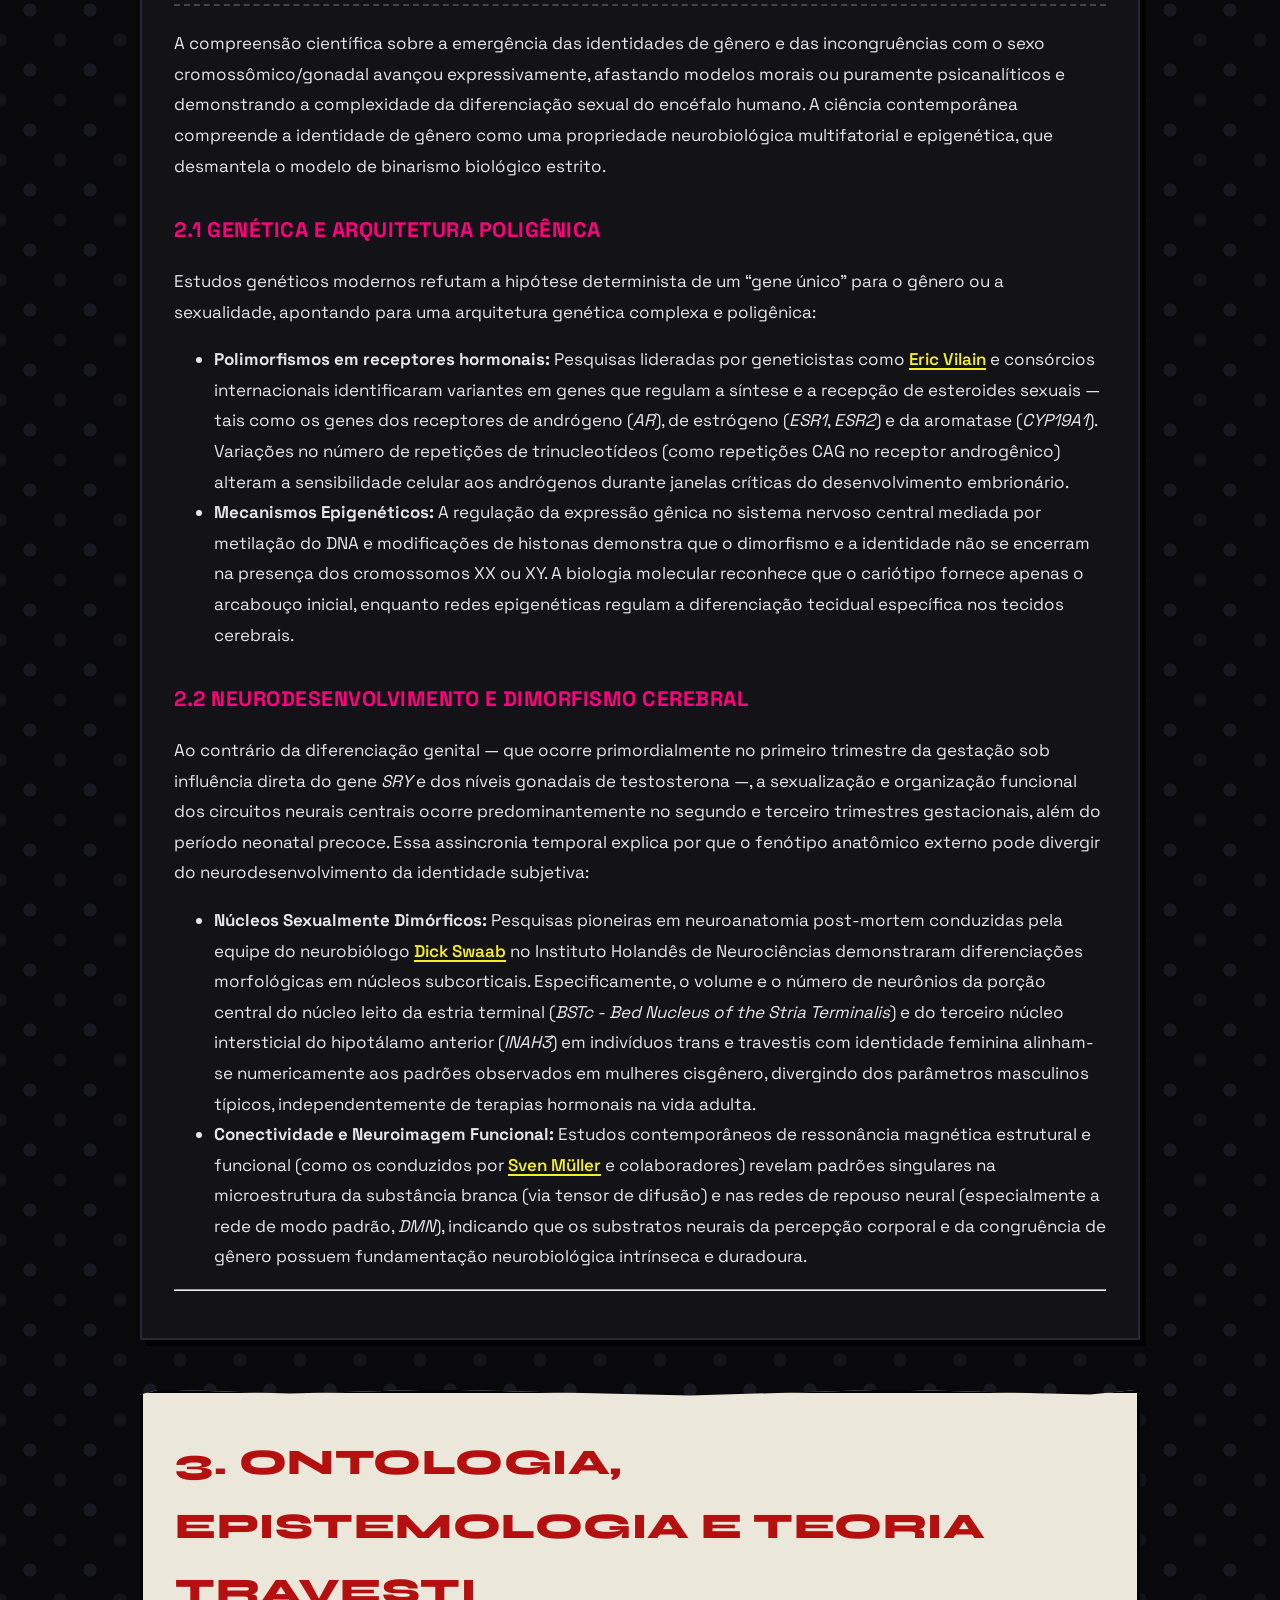
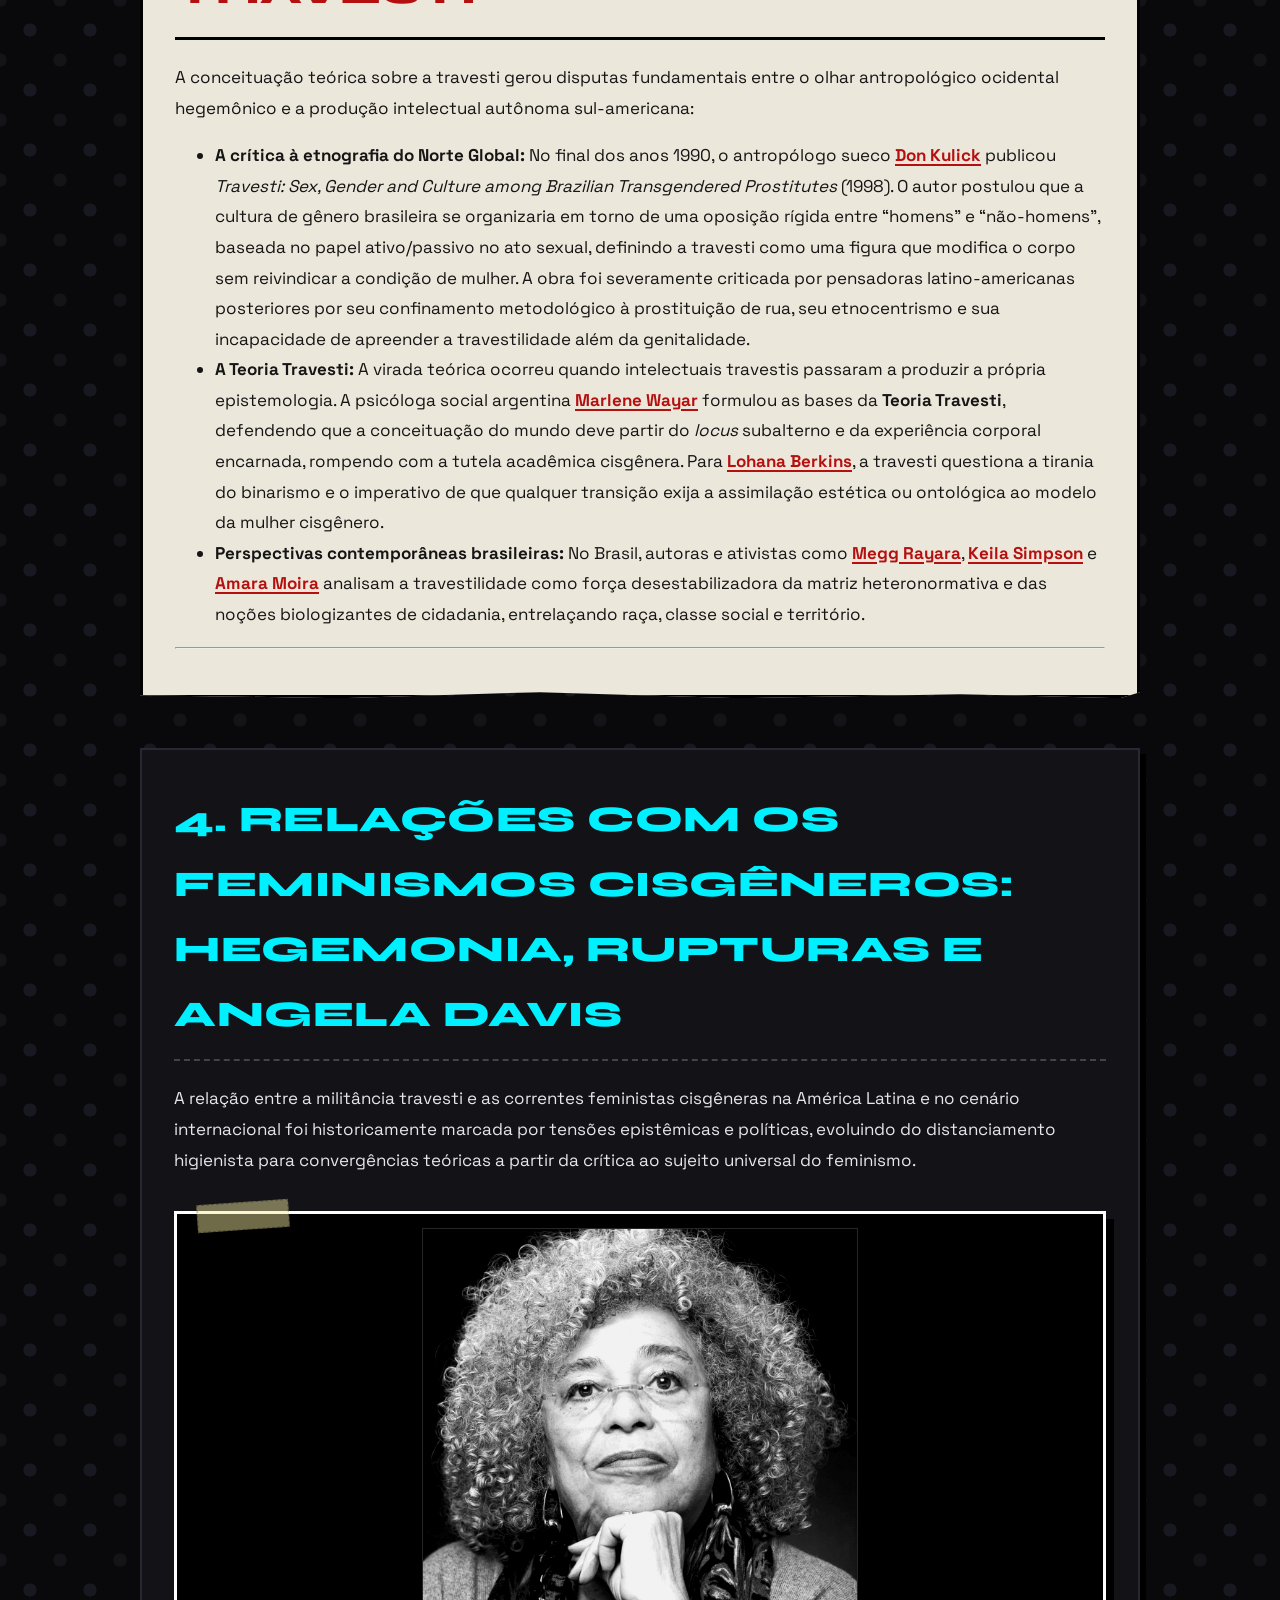
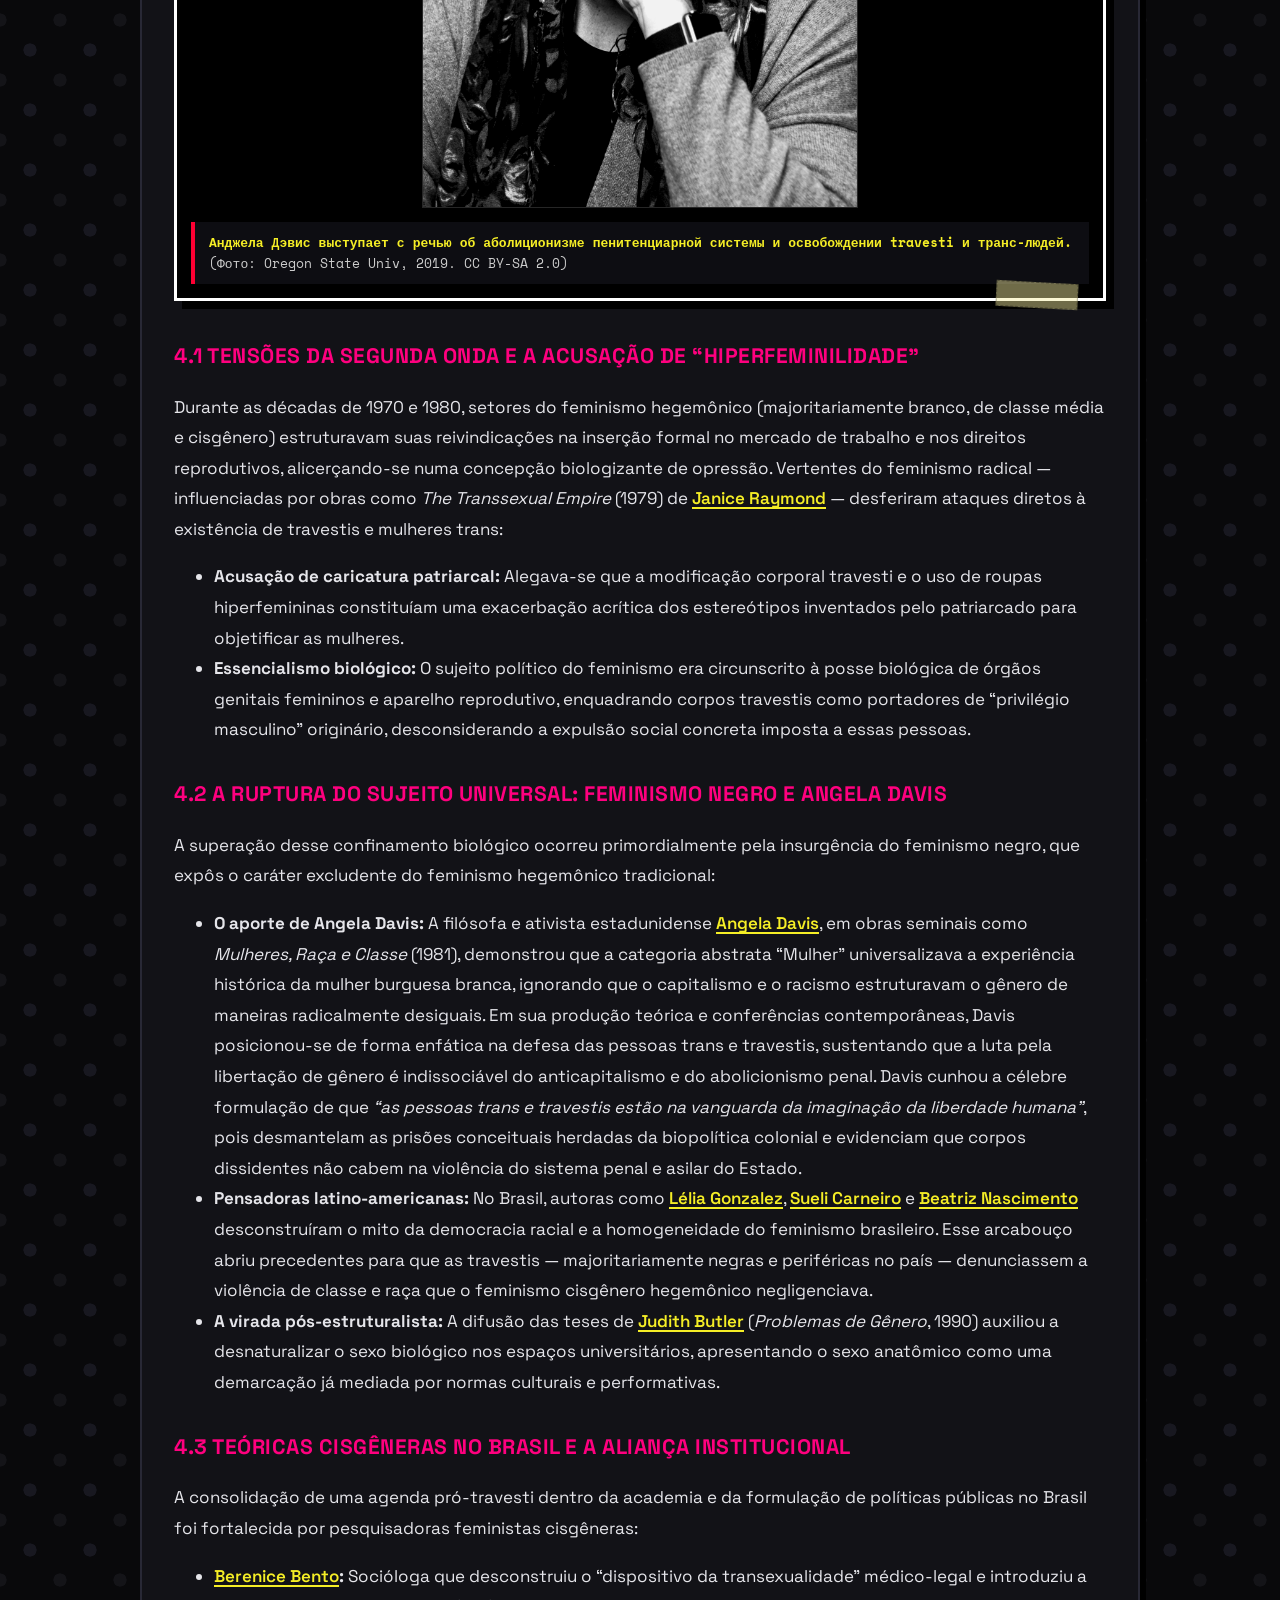
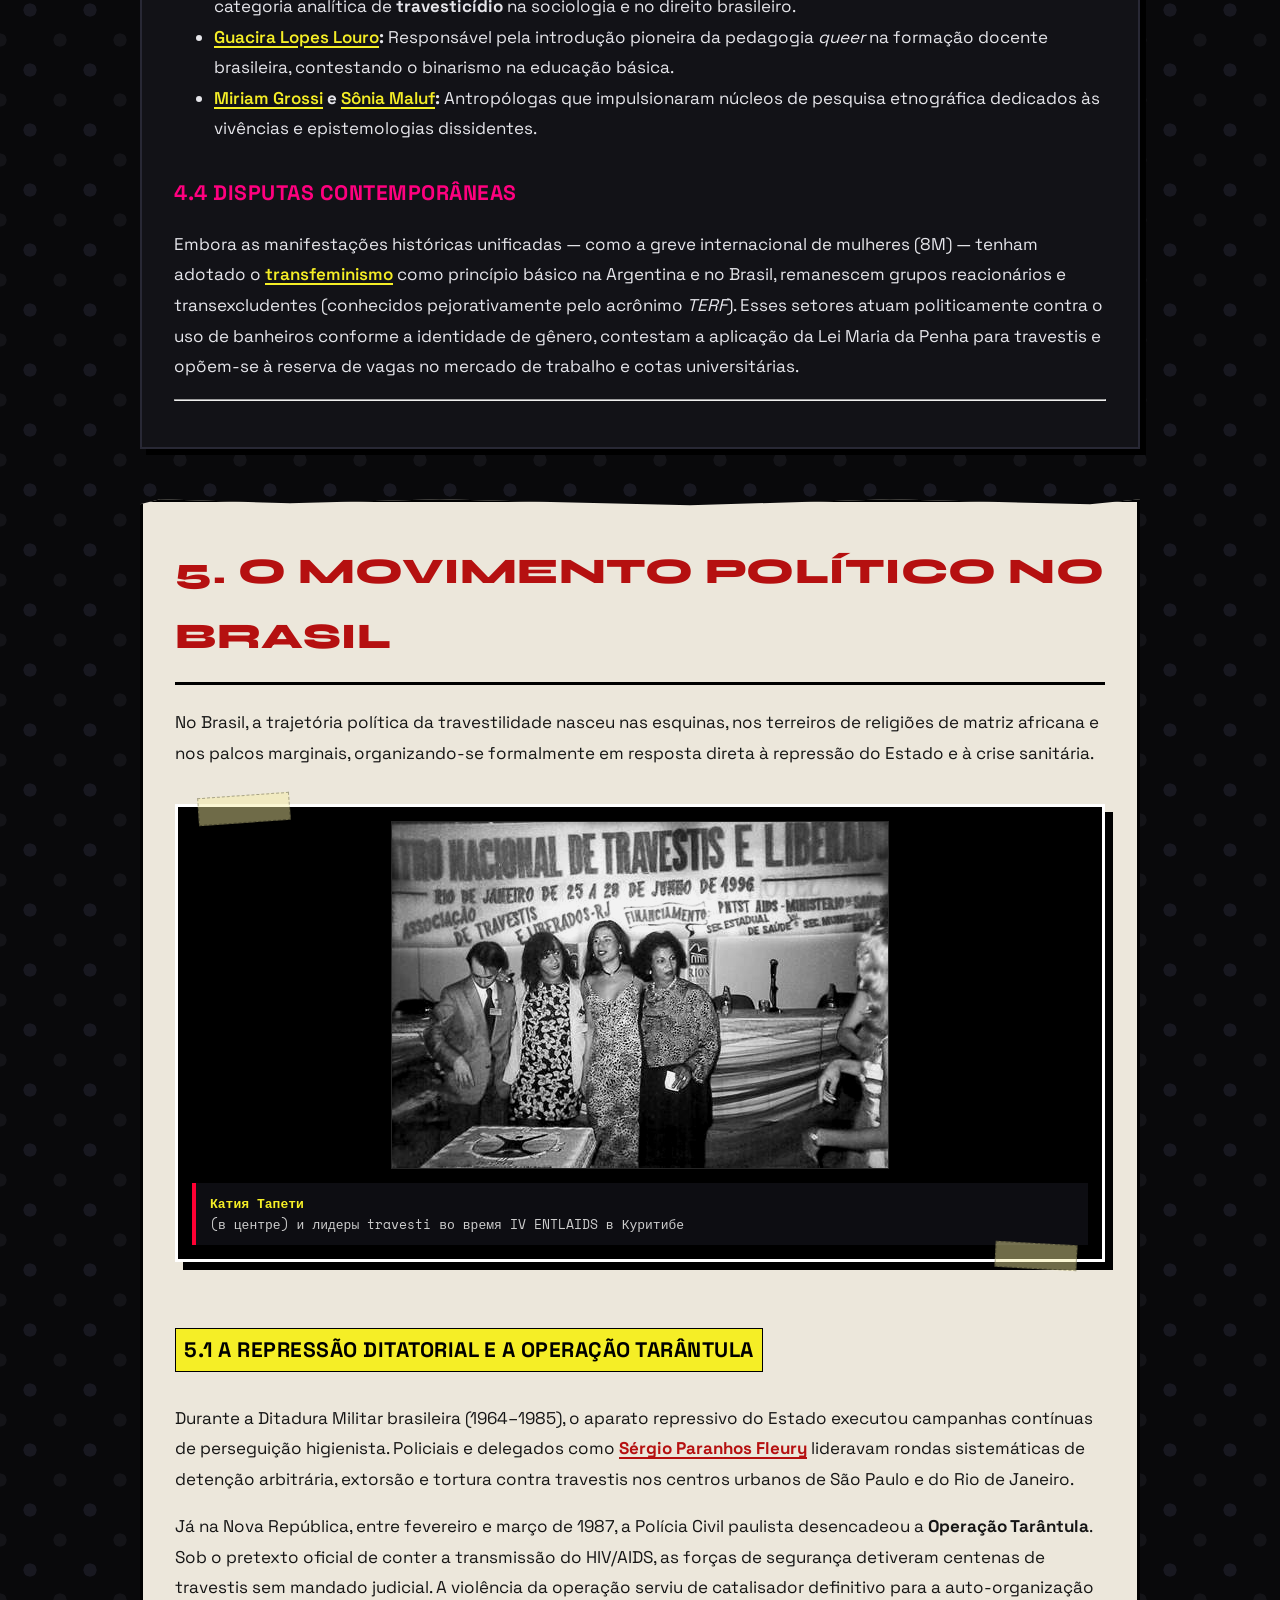
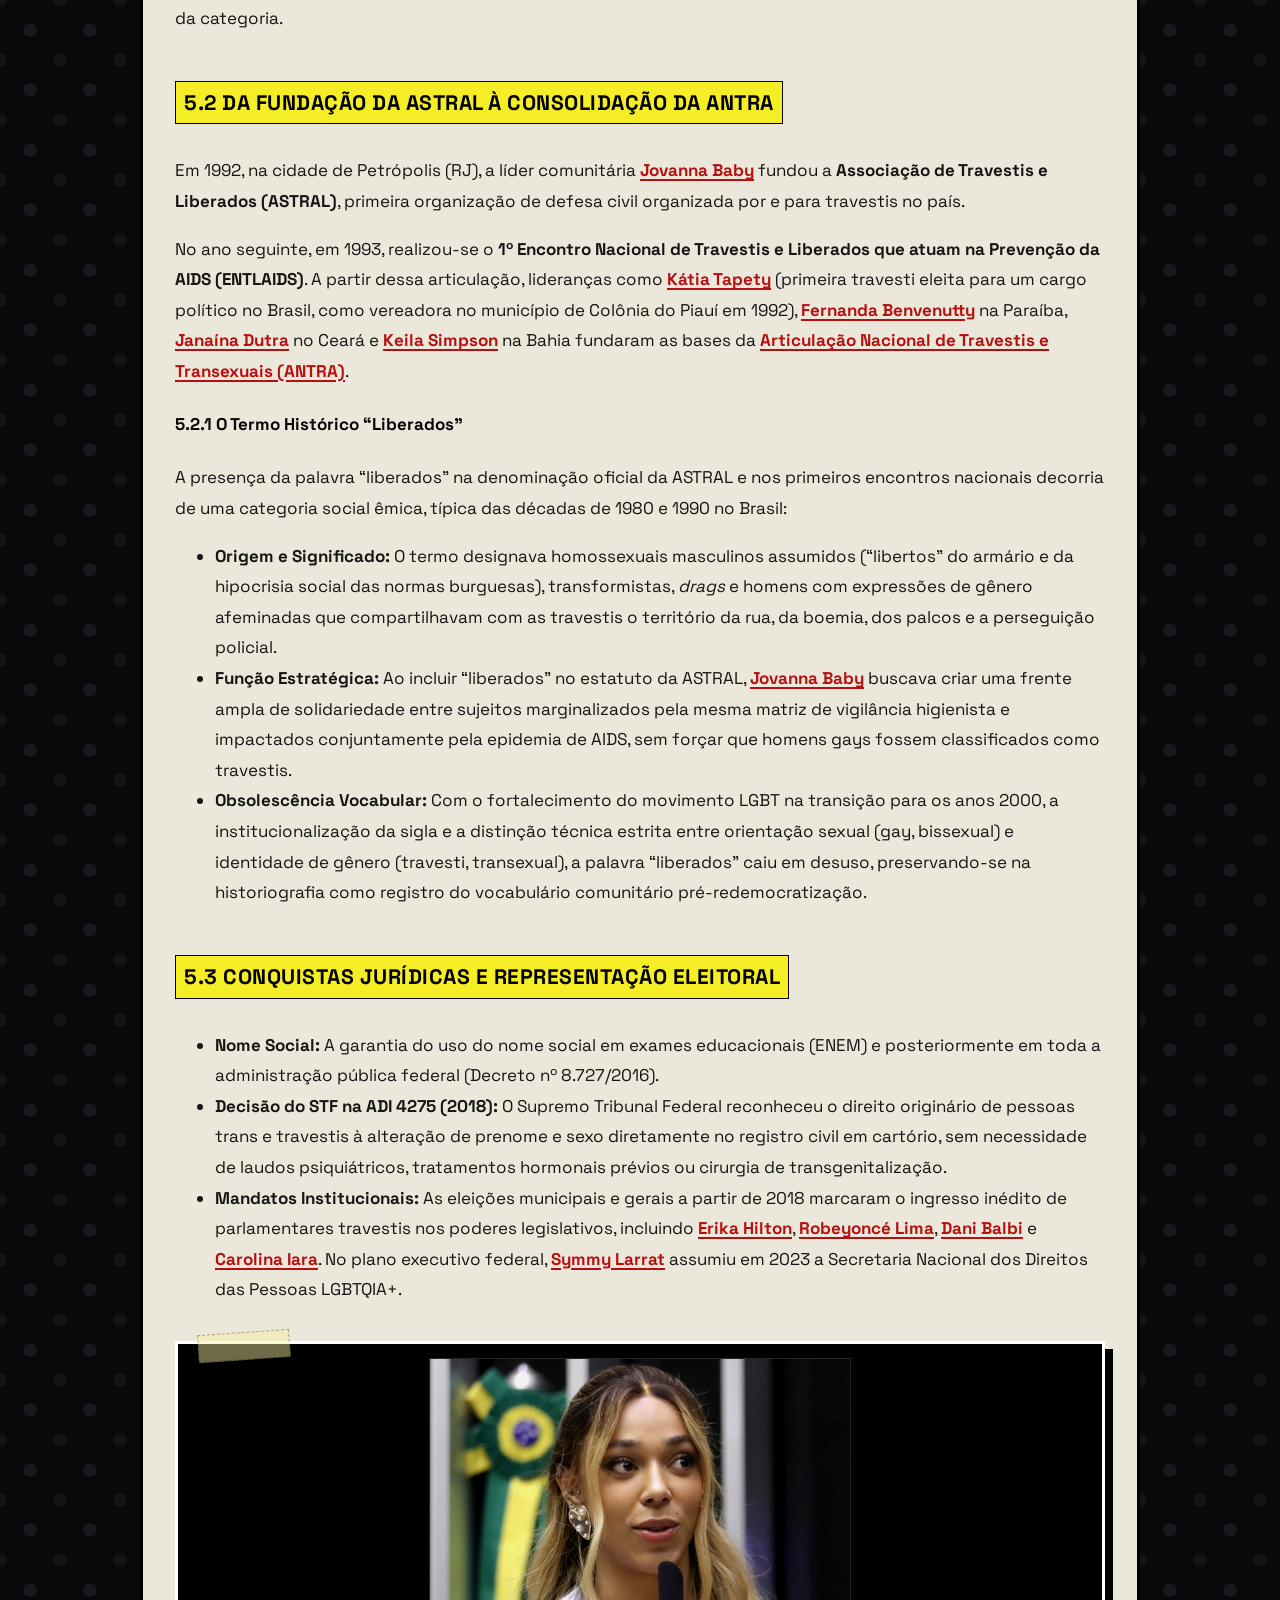
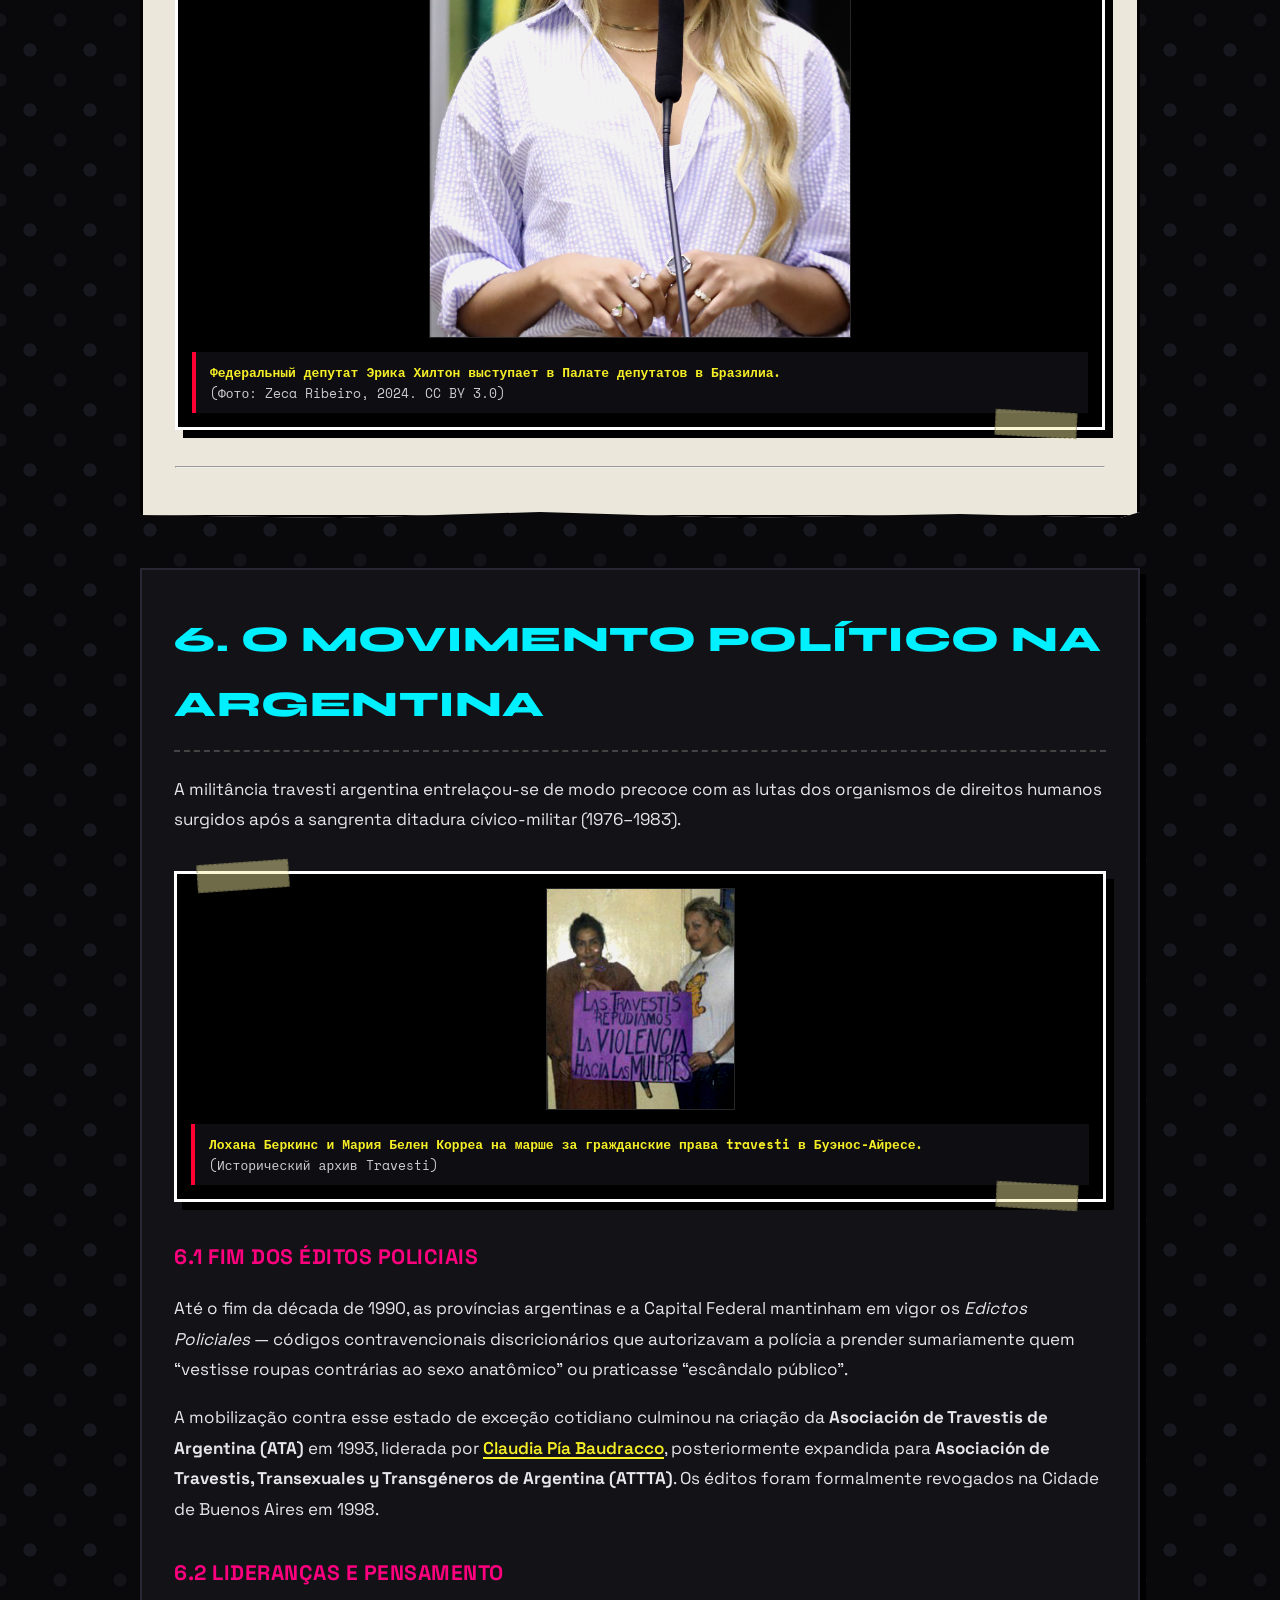
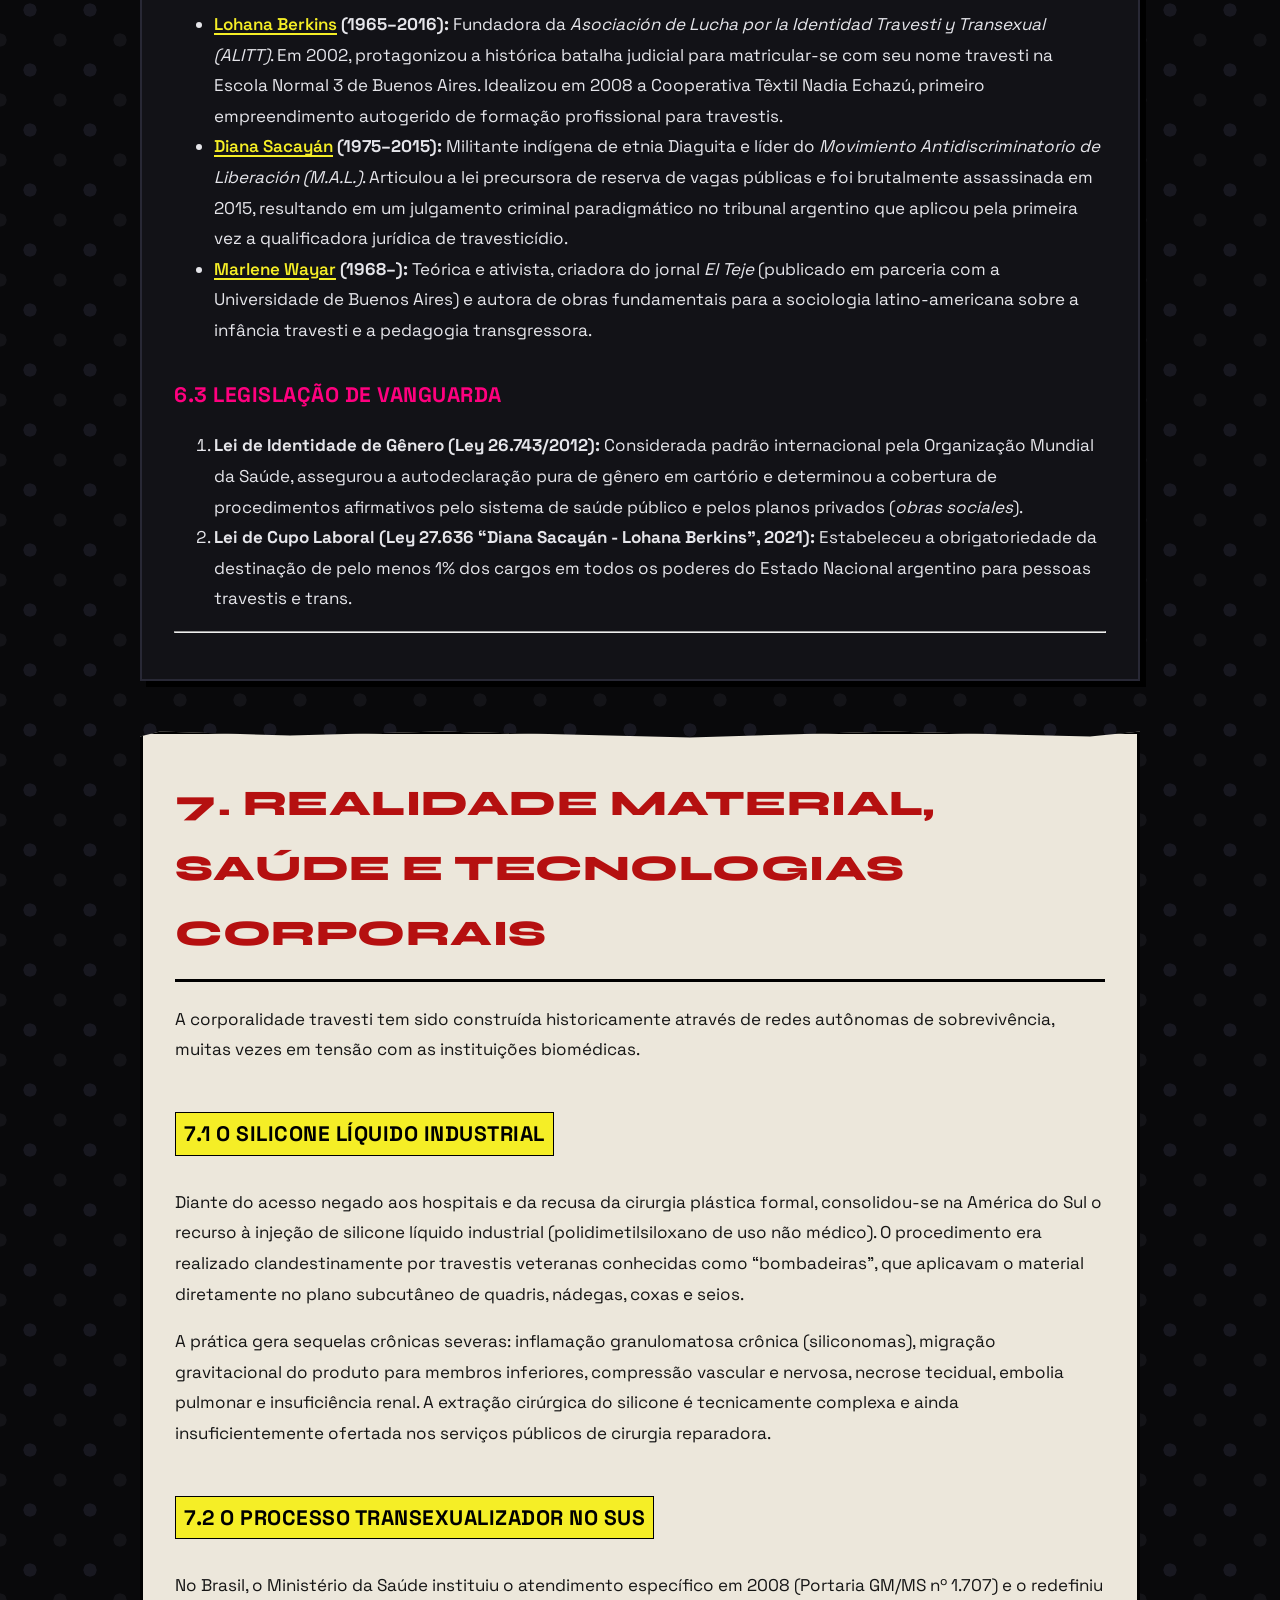
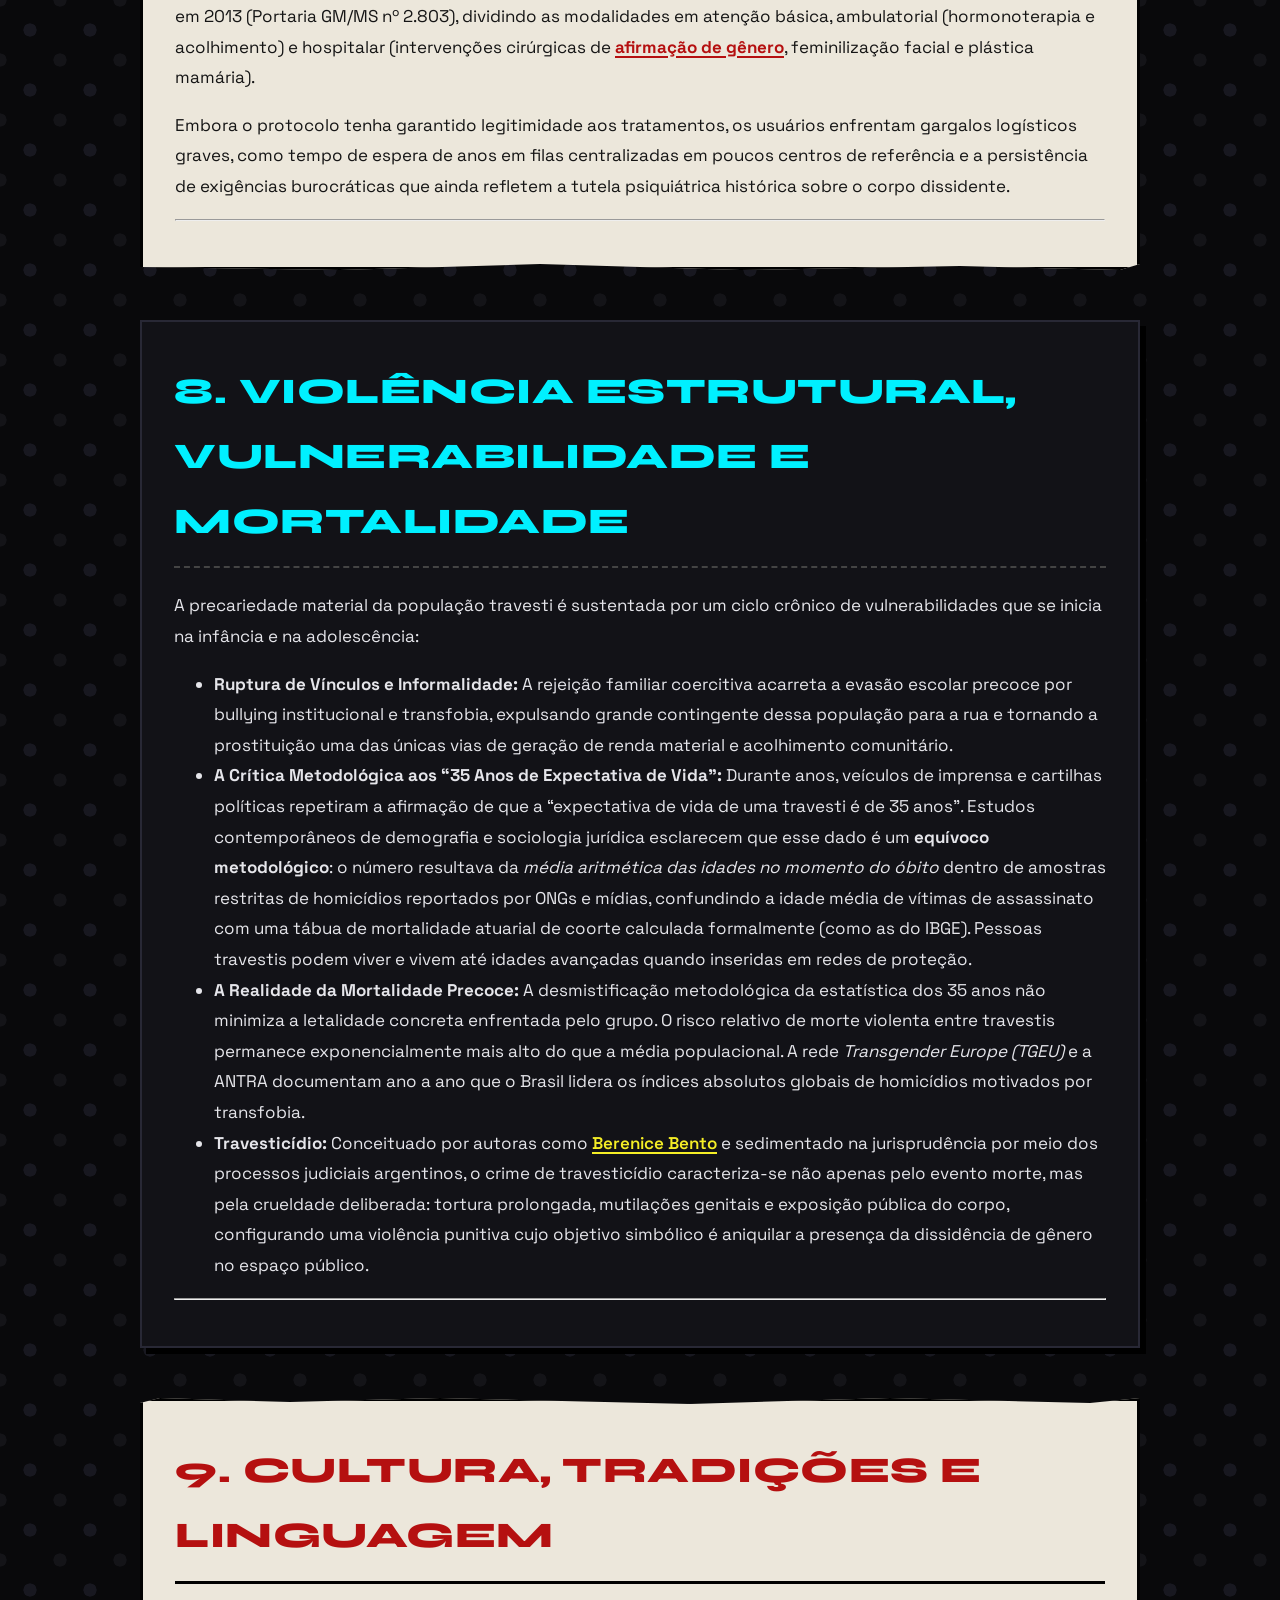
<file: site/ru/index.html>
<!DOCTYPE html>
<html lang="ru" dir="ltr">
<head>
    <meta charset="UTF-8">
    <meta name="viewport" content="width=device-width, initial-scale=1.0">
    <title>Травести / Travesti (гендерная и политическая идентичность) — travesti.2lp.in</title>
    <meta name="description" content="История, этимология, диссидентская теория, нейробиология и политическая борьба травести в Бразилии и Латинской Америке.">
    
    <!-- Open Graph & Twitter Cards -->
    <meta property="og:title" content="Травести / Travesti (гендерная и политическая идентичность)">
    <meta property="og:description" content="История, этимология, диссидентская теория, нейробиология и политическая борьба травести в Бразилии и Латинской Америке.">
    <meta property="og:image" content="https://travesti.2lp.in/assets/Orgulho_Trans_Travesti_Congresso_Nacional.jpg">
    <meta property="og:type" content="article">
    <meta property="og:url" content="https://travesti.2lp.in/ru/">
    <meta name="twitter:card" content="summary_large_image">
    
    <!-- Links Canônicos Multilíngues (Norma GOST) -->
    <link rel="canonical" href="https://travesti.2lp.in/ru/">
    <link rel="alternate" hreflang="pt" href="https://travesti.2lp.in/pt/"> <link rel="alternate" hreflang="en" href="https://travesti.2lp.in/en/"> <link rel="alternate" hreflang="es" href="https://travesti.2lp.in/es/"> <link rel="alternate" hreflang="fr" href="https://travesti.2lp.in/fr/"> <link rel="alternate" hreflang="de" href="https://travesti.2lp.in/de/"> <link rel="alternate" hreflang="it" href="https://travesti.2lp.in/it/"> <link rel="alternate" hreflang="ru" href="https://travesti.2lp.in/ru/"> <link rel="alternate" hreflang="zh" href="https://travesti.2lp.in/zh/"> <link rel="alternate" hreflang="ja" href="https://travesti.2lp.in/ja/"> <link rel="alternate" hreflang="ar" href="https://travesti.2lp.in/ar/">
    <link rel="alternate" hreflang="x-default" href="https://travesti.2lp.in/">

    <link rel="stylesheet" href="../assets/style.css?v=1790651706">
</head>
<body>
    <!-- Barra Superior de Fita Adesiva -->
    <nav class="top-tape-bar" aria-label="Seletor de Idiomas">
        <div class="tape-brand">
            <span>TRAVESTI.2LP.IN</span>
            <span class="badge-trans">🏳️‍⚧️ САМООПРЕДЕЛЕНИЕ</span>
        </div>
        <div class="lang-selector-tape">
            <span style="font-family: 'Space Mono', monospace; font-size: 11px; color: #aaa; align-self: center; margin-right: 6px;">ЯЗЫК:</span>
            <a href="../pt/" class="lang-tape-item " style="--rot:-2;">PT</a>
<a href="../en/" class="lang-tape-item " style="--rot:1;">EN</a>
<a href="../es/" class="lang-tape-item " style="--rot:-1;">ES</a>
<a href="../fr/" class="lang-tape-item " style="--rot:3;">FR</a>
<a href="../de/" class="lang-tape-item " style="--rot:-2;">DE</a>
<a href="../it/" class="lang-tape-item " style="--rot:2;">IT</a>
<a href="../ru/" class="lang-tape-item active" style="--rot:-1;">RU</a>
<a href="../zh/" class="lang-tape-item " style="--rot:1;">ZH</a>
<a href="../ja/" class="lang-tape-item " style="--rot:-3;">JA</a>
<a href="../ar/" class="lang-tape-item " style="--rot:2;">AR</a>
        </div>
    </nav>

    <!-- Conteúdo Zine Anti-Design -->
    <main class="zine-container">
        <!-- Capa / Manchete de Choque com Duct Tape Além da Borda -->
        <div class="hero-wrapper">
            <div class="duct-tape">TRAVESTI ЖИВЁТ // САМООПРЕДЕЛЕНИЕ // НЕ МАСКАРАД // ПОЛИТИЧЕСКОЕ СУЩЕСТВИТЕЛЬНОЕ</div>
            <header class="hero-zine-cover">
                <div class="zine-tag-insurgente">ПОЛИТИЧЕСКИЙ МАНИФЕСТ И ИСТОРИОГРАФИЯ</div>
                <h1 class="hero-title-glitch">TRAVESTI</h1>
                <div class="hero-subtitle-manifesto">Латиноамериканская гендерная и политическая идентичность, отмеченная самоопределением, уличным сопротивлением и непереводимостью.</div>
                <div class="stamp-box">ПОЛИТИЧЕСКОЕ СУЩЕСТВИТЕЛЬНОЕ • НЕПЕРЕВОДИМО • НЕ МАСКАРАД</div>
            </header>
        </div>

        
        <div class="tarja-choque-preta" style="border-left-color: var(--cor-amarelo-manifesto); margin-bottom: 30px;">
            <strong>★ TRANSLATION &amp; CONTEXTUAL NOTE (РУССКИЙ):</strong><br>
            The term <em>travesti</em> is a South American gender, political and cultural identity with deep roots in street resistance, transfeminism and anti-colonial history. It cannot be reduced to Western or Anglo-Saxon categories such as "trans woman" or "crossdresser". In this edition, <em>travesti</em> remains in its authentic original spelling as an act of political self-determination.
        </div>
        

        <!-- Corpo do Ensaio com Rasgos e Intervenções -->
        <article class="article-zine-body">
            <section class="paper-section"><p><strong>Travesti</strong> é uma identidade de gênero e política de matriz estritamente latino-americana — consolidada com particular densidade histórica no Brasil e na Argentina — referente a pessoas às quais foi designado o sexo masculino ao nascer, mas que constroem sua existência, subjetividade e expressão corporal no espectro feminino e em dissidência com a cisnormatividade.</p>
<p>A categoria é marcada por sua <strong>especificidade cultural e intraduzibilidade</strong>: o termo não possui correlatos conceituais ou semânticos diretos em outras línguas (como inglês, francês, alemão, russo, mandarim, japonês ou árabe). Nesses idiomas, a palavra é frequentemente traduzida de forma inadequada por termos como <em>cross-dresser</em>, <em>transvestite</em> ou assimilada compulsoriamente à categoria médica anglo-saxônica de &ldquo;mulher transexual&rdquo;. Na América Latina, contudo, a travestilidade constitui uma identidade autônoma, territorializada e indissociável de marcadores de classe, corporalidade e resistência anticolonial.</p>
<div class="photo-street-frame">
    <img src="../assets/Orgulho_Trans_Travesti_Congresso_Nacional.jpg" alt="Проекция на здание Национального конгресса в Бразилиа в честь Дня гордости транс- и travesti-людей. (Фото: Agência Senado, 2024. CC BY-SA 4.0)" class="photo-street-img" loading="lazy">
    <div class="photo-street-caption">
        <strong>Проекция на здание Национального конгресса в Бразилиа в честь Дня гордости транс- и travesti-людей.</strong><br>
        <span>(Фото: Agência Senado, 2024. CC BY-SA 4.0)</span>
    </div>
</div>

<hr />
</section>
<section class="paper-section torn-paper">
<h2>1. Etimologia, Intraduzibilidade e Transmutação Semântica</h2>

<p>A palavra remonta ao latim vulgar <em>transvestire</em> (&ldquo;mudar de roupa&rdquo;, &ldquo;vestir o traje de outrem&rdquo;), que derivou no italiano <em>travestire</em> e no francês <em>travesti</em>. Durante os séculos XVIII e XIX, o vocábulo operava sob dois eixos:</p>
<ol>
<li><strong>O eixo estético/teatral:</strong> A convenção artística na qual atores encenavam papéis atribuídos ao sexo oposto (<em>rôle travesti</em> ou apresentações cênicas <em>en travesti</em>);</li>
<li><strong>O eixo médico-patologizante:</strong> No final do século XIX, com a emergência da sexologia europeia pelas obras de <a href="https://pt.wikipedia.org/wiki/Richard_von_Krafft-Ebing">Richard von Krafft-Ebing</a> (<em>Psychopathia Sexualis</em>, 1886) e <a href="https://pt.wikipedia.org/wiki/Magnus_Hirschfeld">Magnus Hirschfeld</a> (<em>Die Transvestiten</em>, 1910), o termo foi fixado nos manuais psiquiátricos sob o rótulo de &ldquo;transvestismo&rdquo; ou &ldquo;fetichismo travesti&rdquo;, definindo uma suposta parafilia restrita à excitação erótica pelo vestuário.</li>
</ol>
<p>Ao ser transportado para o contexto urbano sul-americano a partir da metade do século XX, o vocábulo sofreu uma <strong>fratura semântica radical</strong>. O discurso policial, penal e da imprensa sensacionalista apropriou-se da palavra para estigmatizar, prender e patologizar corpos dissidentes que ocupavam o espaço público. No entanto, a partir da década de 1980, os próprios sujeitos transformaram a injúria em trincheira de luta: <em>travesti</em> deixou de ser um verbo, um disfarce teatral ou um diagnóstico psiquiátrico para se consolidar como substantivo político e autodeterminação identitária.</p>
<p>Essa trajetória histórica explica por que línguas não latinas ou externas ao Cone Sul e ao Brasil carecem de equivalência: fora deste ecossistema sociopolítico, os dicionários estrangeiros continuam a restringir a palavra ao transformismo, à paródia carnavalesca ou a categorias psiquiátricas obsoletas.</p>
<hr />

</section>
<section class="paper-section">
<h2>2. Bases Biológicas, Genética e Neurociência da Identidade de Gênero</h2>

<p>A compreensão científica sobre a emergência das identidades de gênero e das incongruências com o sexo cromossômico/gonadal avançou expressivamente, afastando modelos morais ou puramente psicanalíticos e demonstrando a complexidade da diferenciação sexual do encéfalo humano. A ciência contemporânea compreende a identidade de gênero como uma propriedade neurobiológica multifatorial e epigenética, que desmantela o modelo de binarismo biológico estrito.</p>
<h3>2.1 Genética e Arquitetura Poligênica</h3>
<p>Estudos genéticos modernos refutam a hipótese determinista de um &ldquo;gene único&rdquo; para o gênero ou a sexualidade, apontando para uma arquitetura genética complexa e poligênica:</p>
<ul>
<li><strong>Polimorfismos em receptores hormonais:</strong> Pesquisas lideradas por geneticistas como <a href="https://en.wikipedia.org/wiki/Eric_Vilain">Eric Vilain</a> e consórcios internacionais identificaram variantes em genes que regulam a síntese e a recepção de esteroides sexuais — tais como os genes dos receptores de andrógeno (<em>AR</em>), de estrógeno (<em>ESR1</em>, <em>ESR2</em>) e da aromatase (<em>CYP19A1</em>). Variações no número de repetições de trinucleotídeos (como repetições CAG no receptor androgênico) alteram a sensibilidade celular aos andrógenos durante janelas críticas do desenvolvimento embrionário.</li>
<li><strong>Mecanismos Epigenéticos:</strong> A regulação da expressão gênica no sistema nervoso central mediada por metilação do DNA e modificações de histonas demonstra que o dimorfismo e a identidade não se encerram na presença dos cromossomos XX ou XY. A biologia molecular reconhece que o cariótipo fornece apenas o arcabouço inicial, enquanto redes epigenéticas regulam a diferenciação tecidual específica nos tecidos cerebrais.</li>
</ul>
<h3>2.2 Neurodesenvolvimento e Dimorfismo Cerebral</h3>
<p>Ao contrário da diferenciação genital — que ocorre primordialmente no primeiro trimestre da gestação sob influência direta do gene <em>SRY</em> e dos níveis gonadais de testosterona —, a sexualização e organização funcional dos circuitos neurais centrais ocorre predominantemente no segundo e terceiro trimestres gestacionais, além do período neonatal precoce. Essa assincronia temporal explica por que o fenótipo anatômico externo pode divergir do neurodesenvolvimento da identidade subjetiva:</p>
<ul>
<li><strong>Núcleos Sexualmente Dimórficos:</strong> Pesquisas pioneiras em neuroanatomia post-mortem conduzidas pela equipe do neurobiólogo <a href="https://en.wikipedia.org/wiki/Dick_Swaab">Dick Swaab</a> no Instituto Holandês de Neurociências demonstraram diferenciações morfológicas em núcleos subcorticais. Especificamente, o volume e o número de neurônios da porção central do núcleo leito da estria terminal (<em>BSTc - Bed Nucleus of the Stria Terminalis</em>) e do terceiro núcleo intersticial do hipotálamo anterior (<em>INAH3</em>) em indivíduos trans e travestis com identidade feminina alinham-se numericamente aos padrões observados em mulheres cisgênero, divergindo dos parâmetros masculinos típicos, independentemente de terapias hormonais na vida adulta.</li>
<li><strong>Conectividade e Neuroimagem Funcional:</strong> Estudos contemporâneos de ressonância magnética estrutural e funcional (como os conduzidos por <a href="https://en.wikipedia.org/wiki/Sven_M%C3%BCller_(psychologist)">Sven Müller</a> e colaboradores) revelam padrões singulares na microestrutura da substância branca (via tensor de difusão) e nas redes de repouso neural (especialmente a rede de modo padrão, <em>DMN</em>), indicando que os substratos neurais da percepção corporal e da congruência de gênero possuem fundamentação neurobiológica intrínseca e duradoura.</li>
</ul>
<hr />

</section>
<section class="paper-section torn-paper">
<h2>3. Ontologia, Epistemologia e Teoria Travesti</h2>

<p>A conceituação teórica sobre a travesti gerou disputas fundamentais entre o olhar antropológico ocidental hegemônico e a produção intelectual autônoma sul-americana:</p>
<ul>
<li><strong>A crítica à etnografia do Norte Global:</strong> No final dos anos 1990, o antropólogo sueco <a href="https://en.wikipedia.org/wiki/Don_Kulick">Don Kulick</a> publicou <em>Travesti: Sex, Gender and Culture among Brazilian Transgendered Prostitutes</em> (1998). O autor postulou que a cultura de gênero brasileira se organizaria em torno de uma oposição rígida entre &ldquo;homens&rdquo; e &ldquo;não-homens&rdquo;, baseada no papel ativo/passivo no ato sexual, definindo a travesti como uma figura que modifica o corpo sem reivindicar a condição de mulher. A obra foi severamente criticada por pensadoras latino-americanas posteriores por seu confinamento metodológico à prostituição de rua, seu etnocentrismo e sua incapacidade de apreender a travestilidade além da genitalidade.</li>
<li><strong>A Teoria Travesti:</strong> A virada teórica ocorreu quando intelectuais travestis passaram a produzir a própria epistemologia. A psicóloga social argentina <a href="https://pt.wikipedia.org/wiki/Marlene_Wayar">Marlene Wayar</a> formulou as bases da <strong>Teoria Travesti</strong>, defendendo que a conceituação do mundo deve partir do <em>locus</em> subalterno e da experiência corporal encarnada, rompendo com a tutela acadêmica cisgênera. Para <a href="https://pt.wikipedia.org/wiki/Lohana_Berkins">Lohana Berkins</a>, a travesti questiona a tirania do binarismo e o imperativo de que qualquer transição exija a assimilação estética ou ontológica ao modelo da mulher cisgênero.</li>
<li><strong>Perspectivas contemporâneas brasileiras:</strong> No Brasil, autoras e ativistas como <a href="https://pt.wikipedia.org/wiki/Megg_Rayara">Megg Rayara</a>, <a href="https://pt.wikipedia.org/wiki/Keila_Simpson">Keila Simpson</a> e <a href="https://pt.wikipedia.org/wiki/Amara_Moira">Amara Moira</a> analisam a travestilidade como força desestabilizadora da matriz heteronormativa e das noções biologizantes de cidadania, entrelaçando raça, classe social e território.</li>
</ul>
<hr />

</section>
<section class="paper-section">
<h2>4. Relações com os Feminismos Cisgêneros: Hegemonia, Rupturas e Angela Davis</h2>

<p>A relação entre a militância travesti e as correntes feministas cisgêneras na América Latina e no cenário internacional foi historicamente marcada por tensões epistêmicas e políticas, evoluindo do distanciamento higienista para convergências teóricas a partir da crítica ao sujeito universal do feminismo.</p>
<div class="photo-street-frame">
    <img src="../assets/Angela_Davis_2019.jpg" alt="Анджела Дэвис выступает с речью об аболиционизме пенитенциарной системы и освобождении travesti и транс-людей. (Фото: Oregon State Univ, 2019. CC BY-SA 2.0)" class="photo-street-img" loading="lazy">
    <div class="photo-street-caption">
        <strong>Анджела Дэвис выступает с речью об аболиционизме пенитенциарной системы и освобождении travesti и транс-людей.</strong><br>
        <span>(Фото: Oregon State Univ, 2019. CC BY-SA 2.0)</span>
    </div>
</div>

<h3>4.1 Tensões da Segunda Onda e a Acusação de &ldquo;Hiperfeminilidade&rdquo;</h3>
<p>Durante as décadas de 1970 e 1980, setores do feminismo hegemônico (majoritariamente branco, de classe média e cisgênero) estruturavam suas reivindicações na inserção formal no mercado de trabalho e nos direitos reprodutivos, alicerçando-se numa concepção biologizante de opressão. Vertentes do feminismo radical — influenciadas por obras como <em>The Transsexual Empire</em> (1979) de <a href="https://pt.wikipedia.org/wiki/Janice_Raymond">Janice Raymond</a> — desferiram ataques diretos à existência de travestis e mulheres trans:</p>
<ul>
<li><strong>Acusação de caricatura patriarcal:</strong> Alegava-se que a modificação corporal travesti e o uso de roupas hiperfemininas constituíam uma exacerbação acrítica dos estereótipos inventados pelo patriarcado para objetificar as mulheres.</li>
<li><strong>Essencialismo biológico:</strong> O sujeito político do feminismo era circunscrito à posse biológica de órgãos genitais femininos e aparelho reprodutivo, enquadrando corpos travestis como portadores de &ldquo;privilégio masculino&rdquo; originário, desconsiderando a expulsão social concreta imposta a essas pessoas.</li>
</ul>
<h3>4.2 A Ruptura do Sujeito Universal: Feminismo Negro e Angela Davis</h3>
<p>A superação desse confinamento biológico ocorreu primordialmente pela insurgência do feminismo negro, que expôs o caráter excludente do feminismo hegemônico tradicional:</p>
<ul>
<li><strong>O aporte de Angela Davis:</strong> A filósofa e ativista estadunidense <a href="https://pt.wikipedia.org/wiki/Angela_Davis">Angela Davis</a>, em obras seminais como <em>Mulheres, Raça e Classe</em> (1981), demonstrou que a categoria abstrata &ldquo;Mulher&rdquo; universalizava a experiência histórica da mulher burguesa branca, ignorando que o capitalismo e o racismo estruturavam o gênero de maneiras radicalmente desiguais. Em sua produção teórica e conferências contemporâneas, Davis posicionou-se de forma enfática na defesa das pessoas trans e travestis, sustentando que a luta pela libertação de gênero é indissociável do anticapitalismo e do abolicionismo penal. Davis cunhou a célebre formulação de que <em>&ldquo;as pessoas trans e travestis estão na vanguarda da imaginação da liberdade humana&rdquo;</em>, pois desmantelam as prisões conceituais herdadas da biopolítica colonial e evidenciam que corpos dissidentes não cabem na violência do sistema penal e asilar do Estado.</li>
<li><strong>Pensadoras latino-americanas:</strong> No Brasil, autoras como <a href="https://pt.wikipedia.org/wiki/L%C3%A9lia_Gonzalez">Lélia Gonzalez</a>, <a href="https://pt.wikipedia.org/wiki/Sueli_Carneiro">Sueli Carneiro</a> e <a href="https://pt.wikipedia.org/wiki/Beatriz_Nascimento">Beatriz Nascimento</a> desconstruíram o mito da democracia racial e a homogeneidade do feminismo brasileiro. Esse arcabouço abriu precedentes para que as travestis — majoritariamente negras e periféricas no país — denunciassem a violência de classe e raça que o feminismo cisgênero hegemônico negligenciava.</li>
<li><strong>A virada pós-estruturalista:</strong> A difusão das teses de <a href="https://pt.wikipedia.org/wiki/Judith_Butler">Judith Butler</a> (<em>Problemas de Gênero</em>, 1990) auxiliou a desnaturalizar o sexo biológico nos espaços universitários, apresentando o sexo anatômico como uma demarcação já mediada por normas culturais e performativas.</li>
</ul>
<h3>4.3 Teóricas Cisgêneras no Brasil e a Aliança Institucional</h3>
<p>A consolidação de uma agenda pró-travesti dentro da academia e da formulação de políticas públicas no Brasil foi fortalecida por pesquisadoras feministas cisgêneras:</p>
<ul>
<li><strong><a href="https://pt.wikipedia.org/wiki/Berenice_Bento">Berenice Bento</a>:</strong> Socióloga que desconstruiu o &ldquo;dispositivo da transexualidade&rdquo; médico-legal e introduziu a categoria analítica de <strong>travesticídio</strong> na sociologia e no direito brasileiro.</li>
<li><strong><a href="https://pt.wikipedia.org/wiki/Guacira_Lopes_Louro">Guacira Lopes Louro</a>:</strong> Responsável pela introdução pioneira da pedagogia <em>queer</em> na formação docente brasileira, contestando o binarismo na educação básica.</li>
<li><strong><a href="https://pt.wikipedia.org/wiki/Miriam_Grossi">Miriam Grossi</a> e <a href="https://pt.wikipedia.org/wiki/S%C3%B4nia_Maluf">Sônia Maluf</a>:</strong> Antropólogas que impulsionaram núcleos de pesquisa etnográfica dedicados às vivências e epistemologias dissidentes.</li>
</ul>
<h3>4.4 Disputas Contemporâneas</h3>
<p>Embora as manifestações históricas unificadas — como a greve internacional de mulheres (8M) — tenham adotado o <a href="https://pt.wikipedia.org/wiki/Transfeminismo">transfeminismo</a> como princípio básico na Argentina e no Brasil, remanescem grupos reacionários e transexcludentes (conhecidos pejorativamente pelo acrônimo <em>TERF</em>). Esses setores atuam politicamente contra o uso de banheiros conforme a identidade de gênero, contestam a aplicação da Lei Maria da Penha para travestis e opõem-se à reserva de vagas no mercado de trabalho e cotas universitárias.</p>
<hr />

</section>
<section class="paper-section torn-paper">
<h2>5. O Movimento Político no Brasil</h2>

<p>No Brasil, a trajetória política da travestilidade nasceu nas esquinas, nos terreiros de religiões de matriz africana e nos palcos marginais, organizando-se formalmente em resposta direta à repressão do Estado e à crise sanitária.</p>
<div class="photo-street-frame">
    <img src="../assets/IV_ENTLAIDS_1996_Katia_Tapety.jpg" alt="Катия Тапети (в центре) и лидеры travesti во время IV ENTLAIDS в Куритибе (1996) — создание ANTRA. (Архив Keila Simpson)" class="photo-street-img" loading="lazy">
    <div class="photo-street-caption">
        <strong>Катия Тапети</strong><br>
        <span>(в центре) и лидеры travesti во время IV ENTLAIDS в Куритибе </span>
    </div>
</div>

<h3>5.1 A Repressão Ditatorial e a Operação Tarântula</h3>
<p>Durante a Ditadura Militar brasileira (1964–1985), o aparato repressivo do Estado executou campanhas contínuas de perseguição higienista. Policiais e delegados como <a href="https://pt.wikipedia.org/wiki/S%C3%A9rgio_Paranhos_Fleury">Sérgio Paranhos Fleury</a> lideravam rondas sistemáticas de detenção arbitrária, extorsão e tortura contra travestis nos centros urbanos de São Paulo e do Rio de Janeiro.</p>
<p>Já na Nova República, entre fevereiro e março de 1987, a Polícia Civil paulista desencadeou a <strong>Operação Tarântula</strong>. Sob o pretexto oficial de conter a transmissão do HIV/AIDS, as forças de segurança detiveram centenas de travestis sem mandado judicial. A violência da operação serviu de catalisador definitivo para a auto-organização da categoria.</p>
<h3>5.2 Da Fundação da ASTRAL à Consolidação da ANTRA</h3>
<p>Em 1992, na cidade de Petrópolis (RJ), a líder comunitária <a href="https://pt.wikipedia.org/wiki/Jovanna_Baby">Jovanna Baby</a> fundou a <strong>Associação de Travestis e Liberados (ASTRAL)</strong>, primeira organização de defesa civil organizada por e para travestis no país.</p>
<p>No ano seguinte, em 1993, realizou-se o <strong>1º Encontro Nacional de Travestis e Liberados que atuam na Prevenção da AIDS (ENTLAIDS)</strong>. A partir dessa articulação, lideranças como <a href="https://pt.wikipedia.org/wiki/K%C3%A1tia_Tapety">Kátia Tapety</a> (primeira travesti eleita para um cargo político no Brasil, como vereadora no município de Colônia do Piauí em 1992), <a href="https://pt.wikipedia.org/wiki/Fernanda_Benvenutty">Fernanda Benvenutty</a> na Paraíba, <a href="https://pt.wikipedia.org/wiki/Jana%C3%ADna_Dutra">Janaína Dutra</a> no Ceará e <a href="https://pt.wikipedia.org/wiki/Keila_Simpson">Keila Simpson</a> na Bahia fundaram as bases da <a href="https://pt.wikipedia.org/wiki/Articula%C3%A7%C3%A3o_Nacional_de_Travestis_e_Transexuais">Articulação Nacional de Travestis e Transexuais (ANTRA)</a>.</p>
<h4>5.2.1 O Termo Histórico &ldquo;Liberados&rdquo;</h4>
<p>A presença da palavra &ldquo;liberados&rdquo; na denominação oficial da ASTRAL e nos primeiros encontros nacionais decorria de uma categoria social êmica, típica das décadas de 1980 e 1990 no Brasil:</p>
<ul>
<li><strong>Origem e Significado:</strong> O termo designava homossexuais masculinos assumidos (&ldquo;libertos&rdquo; do armário e da hipocrisia social das normas burguesas), transformistas, <em>drags</em> e homens com expressões de gênero afeminadas que compartilhavam com as travestis o território da rua, da boemia, dos palcos e a perseguição policial.</li>
<li><strong>Função Estratégica:</strong> Ao incluir &ldquo;liberados&rdquo; no estatuto da ASTRAL, <a href="https://pt.wikipedia.org/wiki/Jovanna_Baby">Jovanna Baby</a> buscava criar uma frente ampla de solidariedade entre sujeitos marginalizados pela mesma matriz de vigilância higienista e impactados conjuntamente pela epidemia de AIDS, sem forçar que homens gays fossem classificados como travestis.</li>
<li><strong>Obsolescência Vocabular:</strong> Com o fortalecimento do movimento LGBT na transição para os anos 2000, a institucionalização da sigla e a distinção técnica estrita entre orientação sexual (gay, bissexual) e identidade de gênero (travesti, transexual), a palavra &ldquo;liberados&rdquo; caiu em desuso, preservando-se na historiografia como registro do vocabulário comunitário pré-redemocratização.</li>
</ul>
<h3>5.3 Conquistas Jurídicas e Representação Eleitoral</h3>
<ul>
<li><strong>Nome Social:</strong> A garantia do uso do nome social em exames educacionais (ENEM) e posteriormente em toda a administração pública federal (Decreto nº 8.727/2016).</li>
<li><strong>Decisão do STF na ADI 4275 (2018):</strong> O Supremo Tribunal Federal reconheceu o direito originário de pessoas trans e travestis à alteração de prenome e sexo diretamente no registro civil em cartório, sem necessidade de laudos psiquiátricos, tratamentos hormonais prévios ou cirurgia de transgenitalização.</li>
<li><strong>Mandatos Institucionais:</strong> As eleições municipais e gerais a partir de 2018 marcaram o ingresso inédito de parlamentares travestis nos poderes legislativos, incluindo <a href="https://pt.wikipedia.org/wiki/Erika_Hilton">Erika Hilton</a>, <a href="https://pt.wikipedia.org/wiki/Robeyonc%C3%A9_Lima">Robeyoncé Lima</a>, <a href="https://pt.wikipedia.org/wiki/Dani_Balbi">Dani Balbi</a> e <a href="https://pt.wikipedia.org/wiki/Carolina_Iara">Carolina Iara</a>. No plano executivo federal, <a href="https://pt.wikipedia.org/wiki/Symmy_Larrat">Symmy Larrat</a> assumiu em 2023 a Secretaria Nacional dos Direitos das Pessoas LGBTQIA+.</li>
</ul>
<div class="photo-street-frame">
    <img src="../assets/Erika_Hilton_Camara_2024.jpg" alt="Федеральный депутат Эрика Хилтон выступает в Палате депутатов в Бразилиа. (Фото: Zeca Ribeiro, 2024. CC BY 3.0)" class="photo-street-img" loading="lazy">
    <div class="photo-street-caption">
        <strong>Федеральный депутат Эрика Хилтон выступает в Палате депутатов в Бразилиа.</strong><br>
        <span>(Фото: Zeca Ribeiro, 2024. CC BY 3.0)</span>
    </div>
</div>

<hr />

</section>
<section class="paper-section">
<h2>6. O Movimento Político na Argentina</h2>

<p>A militância travesti argentina entrelaçou-se de modo precoce com as lutas dos organismos de direitos humanos surgidos após a sangrenta ditadura cívico-militar (1976–1983).</p>
<div class="photo-street-frame">
    <img src="../assets/Lohana_Berkins_e_Maria_Belen_Correa.jpg" alt="Лохана Беркинс и Мария Белен Корреа на марше за гражданские права travesti в Буэнос-Айресе. (Исторический архив Travesti)" class="photo-street-img" loading="lazy">
    <div class="photo-street-caption">
        <strong>Лохана Беркинс и Мария Белен Корреа на марше за гражданские права travesti в Буэнос-Айресе.</strong><br>
        <span>(Исторический архив Travesti)</span>
    </div>
</div>

<h3>6.1 Fim dos Éditos Policiais</h3>
<p>Até o fim da década de 1990, as províncias argentinas e a Capital Federal mantinham em vigor os <em>Edictos Policiales</em> — códigos contravencionais discricionários que autorizavam a polícia a prender sumariamente quem &ldquo;vestisse roupas contrárias ao sexo anatômico&rdquo; ou praticasse &ldquo;escândalo público&rdquo;.</p>
<p>A mobilização contra esse estado de exceção cotidiano culminou na criação da <strong>Asociación de Travestis de Argentina (ATA)</strong> em 1993, liderada por <a href="https://pt.wikipedia.org/wiki/Claudia_P%C3%ADa_Baudracco">Claudia Pía Baudracco</a>, posteriormente expandida para <strong>Asociación de Travestis, Transexuales y Transgéneros de Argentina (ATTTA)</strong>. Os éditos foram formalmente revogados na Cidade de Buenos Aires em 1998.</p>
<h3>6.2 Lideranças e Pensamento</h3>
<ul>
<li><strong><a href="https://pt.wikipedia.org/wiki/Lohana_Berkins">Lohana Berkins</a> (1965–2016):</strong> Fundadora da <em>Asociación de Lucha por la Identidad Travesti y Transexual (ALITT)</em>. Em 2002, protagonizou a histórica batalha judicial para matricular-se com seu nome travesti na Escola Normal 3 de Buenos Aires. Idealizou em 2008 a Cooperativa Têxtil Nadia Echazú, primeiro empreendimento autogerido de formação profissional para travestis.</li>
<li><strong><a href="https://pt.wikipedia.org/wiki/Diana_Sacay%C3%A1n">Diana Sacayán</a> (1975–2015):</strong> Militante indígena de etnia Diaguita e líder do <em>Movimiento Antidiscriminatorio de Liberación (M.A.L.)</em>. Articulou a lei precursora de reserva de vagas públicas e foi brutalmente assassinada em 2015, resultando em um julgamento criminal paradigmático no tribunal argentino que aplicou pela primeira vez a qualificadora jurídica de travesticídio.</li>
<li><strong><a href="https://pt.wikipedia.org/wiki/Marlene_Wayar">Marlene Wayar</a> (1968–):</strong> Teórica e ativista, criadora do jornal <em>El Teje</em> (publicado em parceria com a Universidade de Buenos Aires) e autora de obras fundamentais para a sociologia latino-americana sobre a infância travesti e a pedagogia transgressora.</li>
</ul>
<h3>6.3 Legislação de Vanguarda</h3>
<ol>
<li><strong>Lei de Identidade de Gênero (Ley 26.743/2012):</strong> Considerada padrão internacional pela Organização Mundial da Saúde, assegurou a autodeclaração pura de gênero em cartório e determinou a cobertura de procedimentos afirmativos pelo sistema de saúde público e pelos planos privados (<em>obras sociales</em>).</li>
<li><strong>Lei de Cupo Laboral (Ley 27.636 &ldquo;Diana Sacayán - Lohana Berkins&rdquo;, 2021):</strong> Estabeleceu a obrigatoriedade da destinação de pelo menos 1% dos cargos em todos os poderes do Estado Nacional argentino para pessoas travestis e trans.</li>
</ol>
<hr />

</section>
<section class="paper-section torn-paper">
<h2>7. Realidade Material, Saúde e Tecnologias Corporais</h2>

<p>A corporalidade travesti tem sido construída historicamente através de redes autônomas de sobrevivência, muitas vezes em tensão com as instituições biomédicas.</p>
<h3>7.1 O Silicone Líquido Industrial</h3>
<p>Diante do acesso negado aos hospitais e da recusa da cirurgia plástica formal, consolidou-se na América do Sul o recurso à injeção de silicone líquido industrial (polidimetilsiloxano de uso não médico). O procedimento era realizado clandestinamente por travestis veteranas conhecidas como &ldquo;bombadeiras&rdquo;, que aplicavam o material diretamente no plano subcutâneo de quadris, nádegas, coxas e seios.</p>
<p>A prática gera sequelas crônicas severas: inflamação granulomatosa crônica (siliconomas), migração gravitacional do produto para membros inferiores, compressão vascular e nervosa, necrose tecidual, embolia pulmonar e insuficiência renal. A extração cirúrgica do silicone é tecnicamente complexa e ainda insuficientemente ofertada nos serviços públicos de cirurgia reparadora.</p>
<h3>7.2 O Processo Transexualizador no SUS</h3>
<p>No Brasil, o Ministério da Saúde instituiu o atendimento específico em 2008 (Portaria GM/MS nº 1.707) e o redefiniu em 2013 (Portaria GM/MS nº 2.803), dividindo as modalidades em atenção básica, ambulatorial (hormonoterapia e acolhimento) e hospitalar (intervenções cirúrgicas de <a href="https://pt.wikipedia.org/wiki/Cirurgia_de_afirma%C3%A7%C3%A3o_de_g%C3%AAnero">afirmação de gênero</a>, feminilização facial e plástica mamária).</p>
<p>Embora o protocolo tenha garantido legitimidade aos tratamentos, os usuários enfrentam gargalos logísticos graves, como tempo de espera de anos em filas centralizadas em poucos centros de referência e a persistência de exigências burocráticas que ainda refletem a tutela psiquiátrica histórica sobre o corpo dissidente.</p>
<hr />

</section>
<section class="paper-section">
<h2>8. Violência Estrutural, Vulnerabilidade e Mortalidade</h2>

<p>A precariedade material da população travesti é sustentada por um ciclo crônico de vulnerabilidades que se inicia na infância e na adolescência:</p>
<ul>
<li><strong>Ruptura de Vínculos e Informalidade:</strong> A rejeição familiar coercitiva acarreta a evasão escolar precoce por bullying institucional e transfobia, expulsando grande contingente dessa população para a rua e tornando a prostituição uma das únicas vias de geração de renda material e acolhimento comunitário.</li>
<li><strong>A Crítica Metodológica aos &ldquo;35 Anos de Expectativa de Vida&rdquo;:</strong> Durante anos, veículos de imprensa e cartilhas políticas repetiram a afirmação de que a &ldquo;expectativa de vida de uma travesti é de 35 anos&rdquo;. Estudos contemporâneos de demografia e sociologia jurídica esclarecem que esse dado é um <strong>equívoco metodológico</strong>: o número resultava da <em>média aritmética das idades no momento do óbito</em> dentro de amostras restritas de homicídios reportados por ONGs e mídias, confundindo a idade média de vítimas de assassinato com uma tábua de mortalidade atuarial de coorte calculada formalmente (como as do IBGE). Pessoas travestis podem viver e vivem até idades avançadas quando inseridas em redes de proteção.</li>
<li><strong>A Realidade da Mortalidade Precoce:</strong> A desmistificação metodológica da estatística dos 35 anos não minimiza a letalidade concreta enfrentada pelo grupo. O risco relativo de morte violenta entre travestis permanece exponencialmente mais alto do que a média populacional. A rede <em>Transgender Europe (TGEU)</em> e a ANTRA documentam ano a ano que o Brasil lidera os índices absolutos globais de homicídios motivados por transfobia.</li>
<li><strong>Travesticídio:</strong> Conceituado por autoras como <a href="https://pt.wikipedia.org/wiki/Berenice_Bento">Berenice Bento</a> e sedimentado na jurisprudência por meio dos processos judiciais argentinos, o crime de travesticídio caracteriza-se não apenas pelo evento morte, mas pela crueldade deliberada: tortura prolongada, mutilações genitais e exposição pública do corpo, configurando uma violência punitiva cujo objetivo simbólico é aniquilar a presença da dissidência de gênero no espaço público.</li>
</ul>
<hr />

</section>
<section class="paper-section torn-paper">
<h2>9. Cultura, Tradições e Linguagem</h2>

<p>Apesar do contexto adverso de violência, as travestis construíram matrizes culturais fundamentais para o patrimônio sociocultural sul-americano:</p>
<div class="photo-street-frame">
    <img src="../assets/Susy_Shock.jpg" alt="Суси Шок, аргентинская поэтесса и перформер: 'Я требую свое право быть монстром'. (Культурный архив)" class="photo-street-img" loading="lazy">
    <div class="photo-street-caption">
        <strong>Суси Шок, аргентинская поэтесса и перформер: 'Я требую свое право быть монстром'.</strong><br>
        <span>(Культурный архив)</span>
    </div>
</div>

<ul>
<li><strong>O <a href="https://pt.wikipedia.org/wiki/Pajub%C3%A1">Bajubá (ou Pajubá)</a>:</strong> Vocabulário e dialeto criptolaléctico estruturado a partir da confluência entre o português brasileiro e línguas africanas ocidentais (notadamente o iorubá, o fom e o quimbundo). Gestado originalmente nos terreiros de Candomblé e Umbanda, foi adotado e desenvolvido pelas travestis nas ruas brasileiras para codificar termos sobre a polícia, a saúde, a afetividade e o trabalho sexual, constituindo um mecanismo de autodefesa e coesão de grupo.</li>
<li><strong>Expressão Artística e Resistência:</strong> Figuras históricas marcaram a cena cultural transgressora, desde <a href="https://pt.wikipedia.org/wiki/Madame_Sat%C3%A3">Madame Satã</a> na Lapa boêmia carioca do início do século XX e o estrelato de <a href="https://pt.wikipedia.org/wiki/Rog%C3%A9ria">Rogéria</a> nos teatros de revista e na televisão aberta brasileira, até os manifestos contemporâneos da poeta e performer argentina <a href="https://es.wikipedia.org/wiki/Susy_Shock">Susy Shock</a> e a produção ensaística e ficcional de escritoras e pesquisadoras como <a href="https://pt.wikipedia.org/wiki/Amara_Moira">Amara Moira</a>.</li>
</ul>
<hr />

</section>
<section class="paper-section">
<h2>10. Ver também</h2>

<ul>
<li><a href="https://pt.wikipedia.org/wiki/Identidade_de_g%C3%AAnero">Identidade de gênero</a></li>
<li><a href="https://pt.wikipedia.org/wiki/Transfeminismo">Transfeminismo</a></li>
<li><a href="https://pt.wikipedia.org/wiki/Articula%C3%A7%C3%A3o_Nacional_de_Travestis_e_Transexuais">Articulação Nacional de Travestis e Transexuais (ANTRA)</a></li>
<li><a href="https://pt.wikipedia.org/wiki/Pajub%C3%A1">Pajubá</a></li>
<li><a href="https://pt.wikipedia.org/wiki/Cirurgia_de_afirma%C3%A7%C3%A3o_de_g%C3%AAnero">Cirurgia de afirmação de gênero</a></li>
<li><a href="https://pt.wikipedia.org/wiki/Muxe">Muxe</a></li>
</ul>
<hr />

</section>
<section class="paper-section torn-paper">
<h2>11. Notas de Tradução e Fusão Enciclopédica</h2>

<div class="tarja-choque-preta">
<strong>★ Proveniência Historiográfica</strong>
<p>O conteúdo deste artigo incorpora, sintetiza e expande material historiográfico e político originário de dois verbetes da Wikipédia:
1. <a href="https://pt.wikipedia.org/wiki/Travesti_%28identidade_de_g%C3%AAnero%29">Travesti</a> (Wikipédia em português), com foco na cronologia política brasileira, na etimologia e na realidade sanitária nacional;
2. <a href="https://en.wikipedia.org/wiki/Travesti_%28gender_identity%29">Travesti (gender identity)</a> (Wikipédia em inglês), com foco na trajetória legislativa argentina, na superação dos éditos policiais e na formulação conceitual da Teoria Travesti.</p>
</div>

<hr />

</section>
<section class="paper-section">
<h2>12. Referências e Literatura Citada</h2>

<ol>
<li><strong>ANTRA.</strong> <em>Dossiê: Assassinatos e violências contra travestis e transexuais brasileiras</em>. Brasília: Articulação Nacional de Travestis e Transexuais, publicações anuais (2018–2025).</li>
<li><strong>BABY, Jovanna.</strong> <em>Memórias da resistência travesti no Brasil: da fundação da ASTRAL à organização nacional</em>. Rio de Janeiro: Editora Metanoia, 2015.</li>
<li><strong>BENTO, Berenice.</strong> <em>A reinvenção do corpo: sexualidade e gênero na experiência transexual</em>. Rio de Janeiro: Garamond, 2006.</li>
<li><strong>BERKINS, Lohana; FERNÁNDEZ, Josefina.</strong> <em>La gesta del nombre propio: informe sobre la situação de la comunidad travesti en la Argentina</em>. Buenos Aires: Ediciones Madres de Plaza de Mayo, 2005.</li>
<li><strong>BUTLER, Judith.</strong> <em>Problemas de gênero: feminismo e subversão da identidade</em>. Rio de Janeiro: Civilização Brasileira, 2003.</li>
<li><strong>CARNEIRO, Sueli.</strong> <em>A construção do outro como não-ser como fundamento do ser</em>. Tese de Doutorado em Educação. São Paulo: Universidade de São Paulo, 2005.</li>
<li><strong>DAVIS, Angela.</strong> <em>Mulheres, Raça e Classe</em>. São Paulo: Boitempo, 2016.</li>
<li><strong>DAVIS, Angela.</strong> <em>A liberdade é uma luta constante</em>. São Paulo: Boitempo, 2018.</li>
<li><strong>GONZALEZ, Lélia.</strong> <em>Por um feminismo afro-latino-americano</em>. Rio de Janeiro: Zahar, 2020.</li>
<li><strong>HARE, L. et al.</strong> &ldquo;Androgen Receptor Gene Expression and Variations in Transgender Identity&rdquo;. <em>The Journal of Clinical Endocrinology &amp; Metabolism</em>, v. 94, n. 1, p. 320–325, 2009.</li>
<li><strong>KULICK, Don.</strong> <em>Travesti: Sex, Gender, and Culture among Brazilian Transgendered Prostitutes</em>. Chicago: University of Chicago Press, 1998.</li>
<li><strong>LOURO, Guacira Lopes.</strong> <em>Um corpo estranho: ensaios sobre sexualidade e teoria queer</em>. Belo Horizonte: Autêntica, 2004.</li>
<li><strong>MÜLLER, Sven C. et al.</strong> &ldquo;Brain structural and functional connectivity patterns in gender dysphoria: A high-resolution imaging and connectome assessment&rdquo;. <em>NeuroImage</em>, v. 147, p. 112–122, 2017.</li>
<li><strong>OLIVEIRA, Megg Rayara Gomes de.</strong> <em>O diabo em forma de gente: (r)existências de gays afeminados, travestis e mulheres transexuais negras</em>. Tese de Doutorado em Educação. Curitiba: Universidade Federal do Paraná, 2017.</li>
<li><strong>SACAYÁN, Diana.</strong> <em>La Ley de Cupo Laboral Travesti Trans: Del desamparo a la reparación histórica</em>. Buenos Aires: Ediciones M.A.L., 2014.</li>
<li><strong>SWAAB, Dick F.; ZHOU, Jiang-Ning et al.</strong> &ldquo;A sex difference in the human brain and its relation to transsexuality&rdquo;. <em>Nature</em>, v. 378, p. 68–70, 1995.</li>
<li><strong>WAYAR, Marlene.</strong> <em>Travesti: una teoría lo suficientemente buena</em>. Buenos Aires: Muchas Nueces, 2018.</li>
</ol>
</section>
        </article>
    </main>

    <!-- Rodapé Canônico em 2 Linhas (Perfil Lumen // Norma GOST) -->
    <footer class="lumen-footer-canonical">
        <div class="footer-line-1">
            С гордостью создано <a href="https://travesti.2lp.in/ru/">латиноамериканской travesti</a> 🏳️‍⚧️ :)
        </div>
        <div class="footer-line-2">
            Travesti v0.1.0-dev.1 • от <a href="https://lumen.pink">Lumen Pink</a> • 2026-09-29T03:15:06Z • Бразилия 🇧🇷 • <a href="https://creativecommons.org/licenses/by-sa/4.0">CC-BY-SA-4.0</a>
        </div>
    </footer>
</body>
</html>
</file>
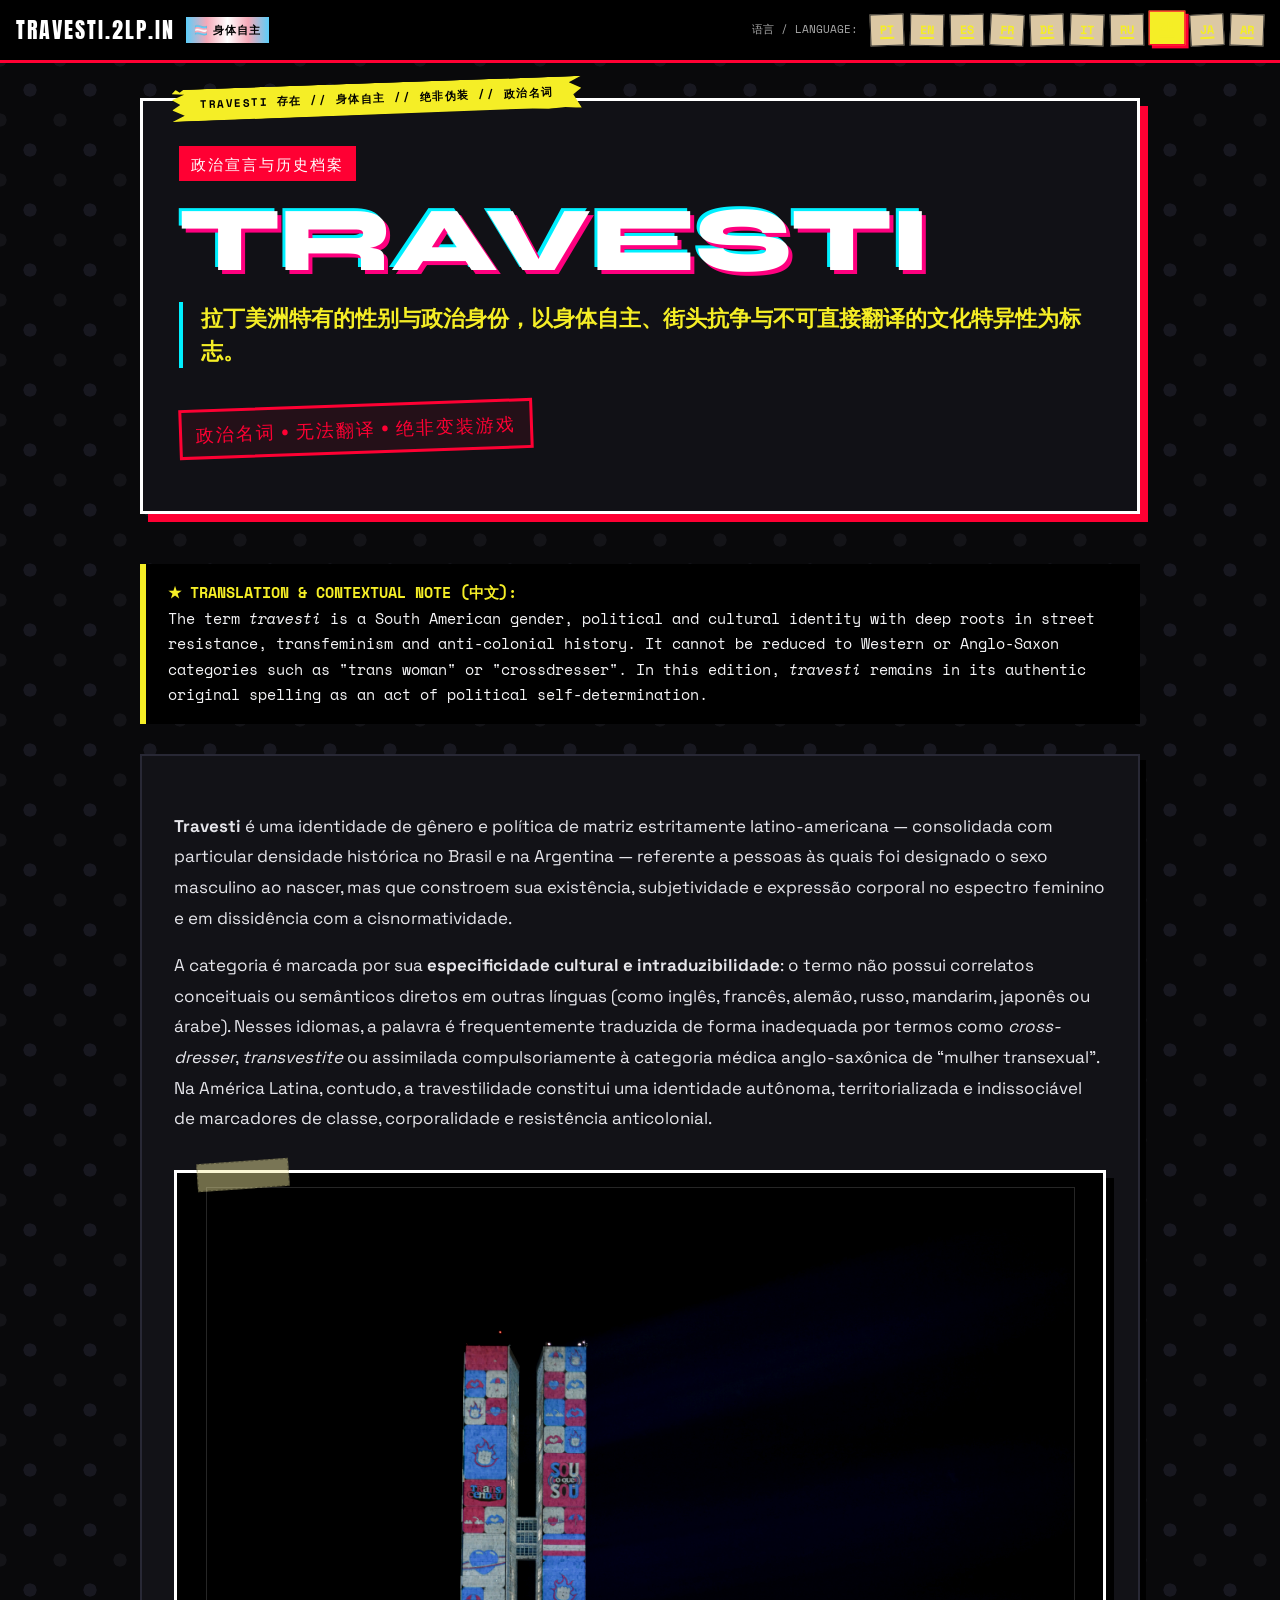
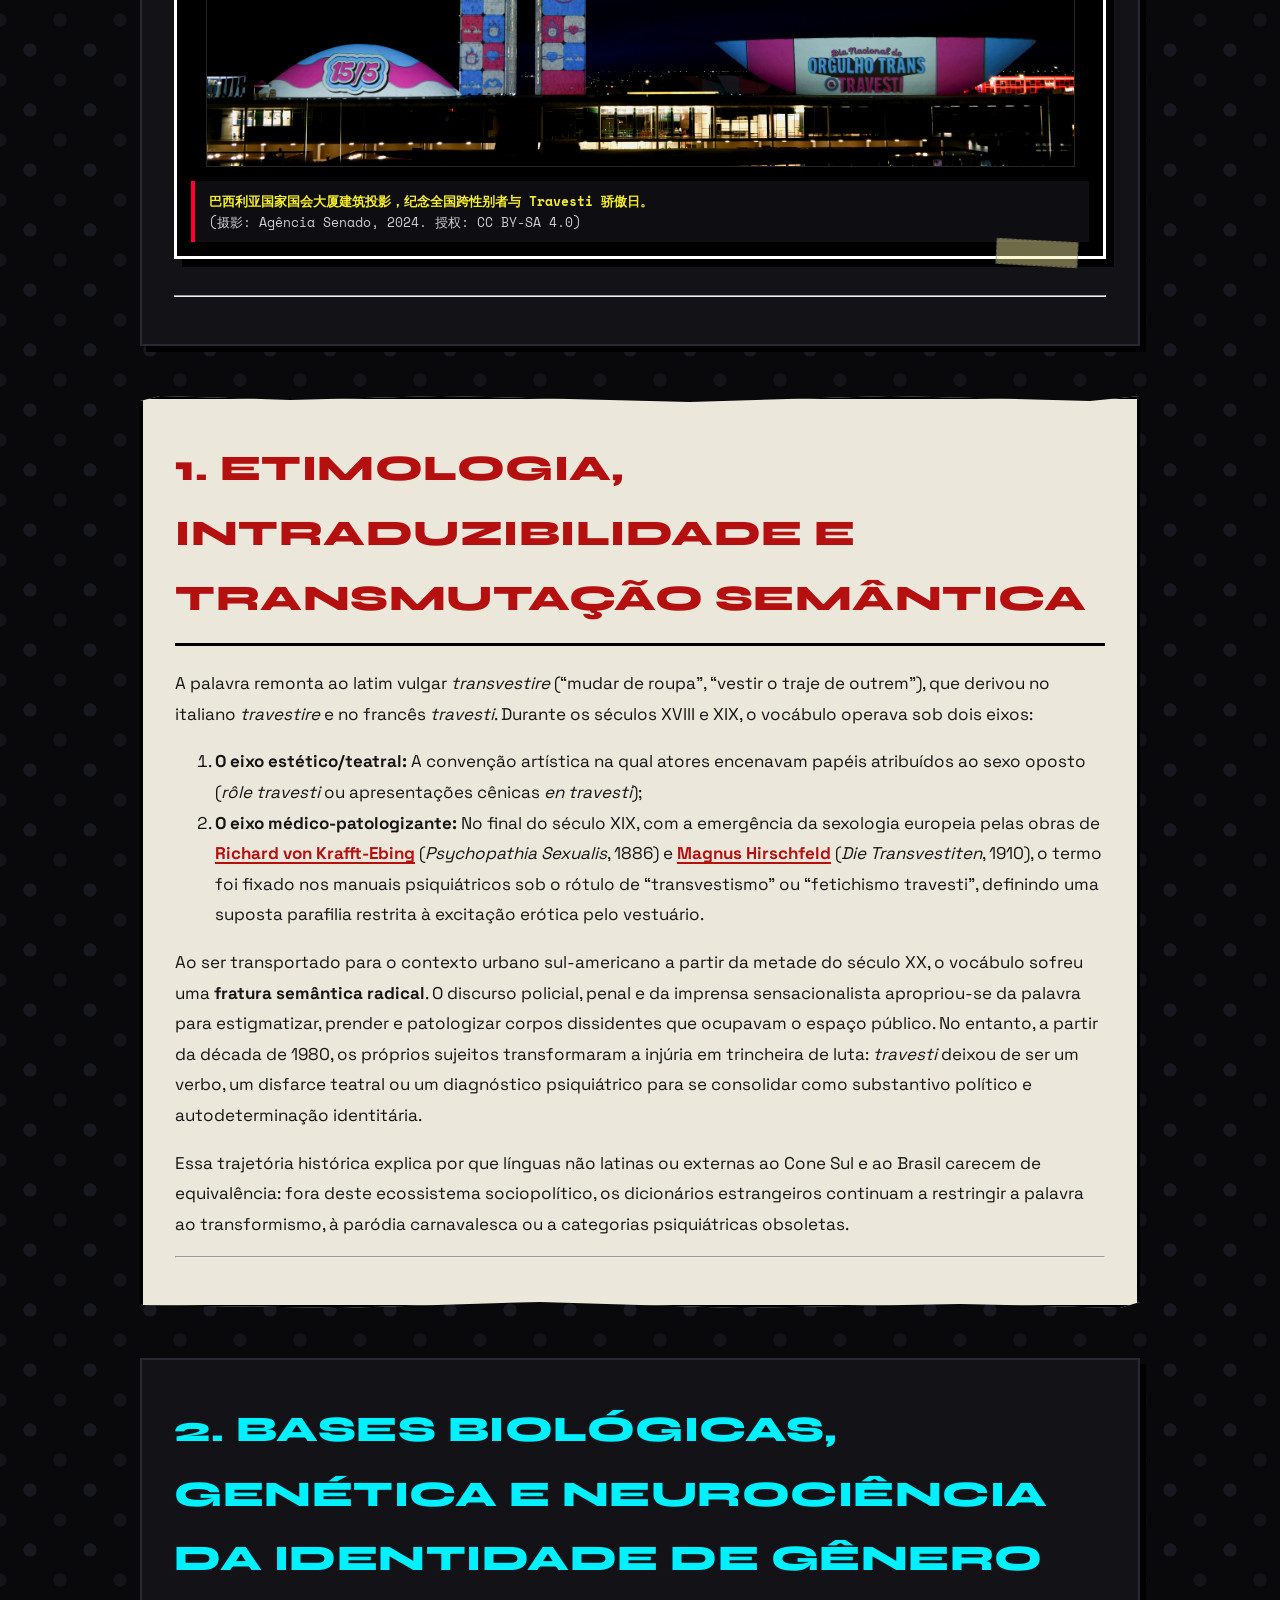
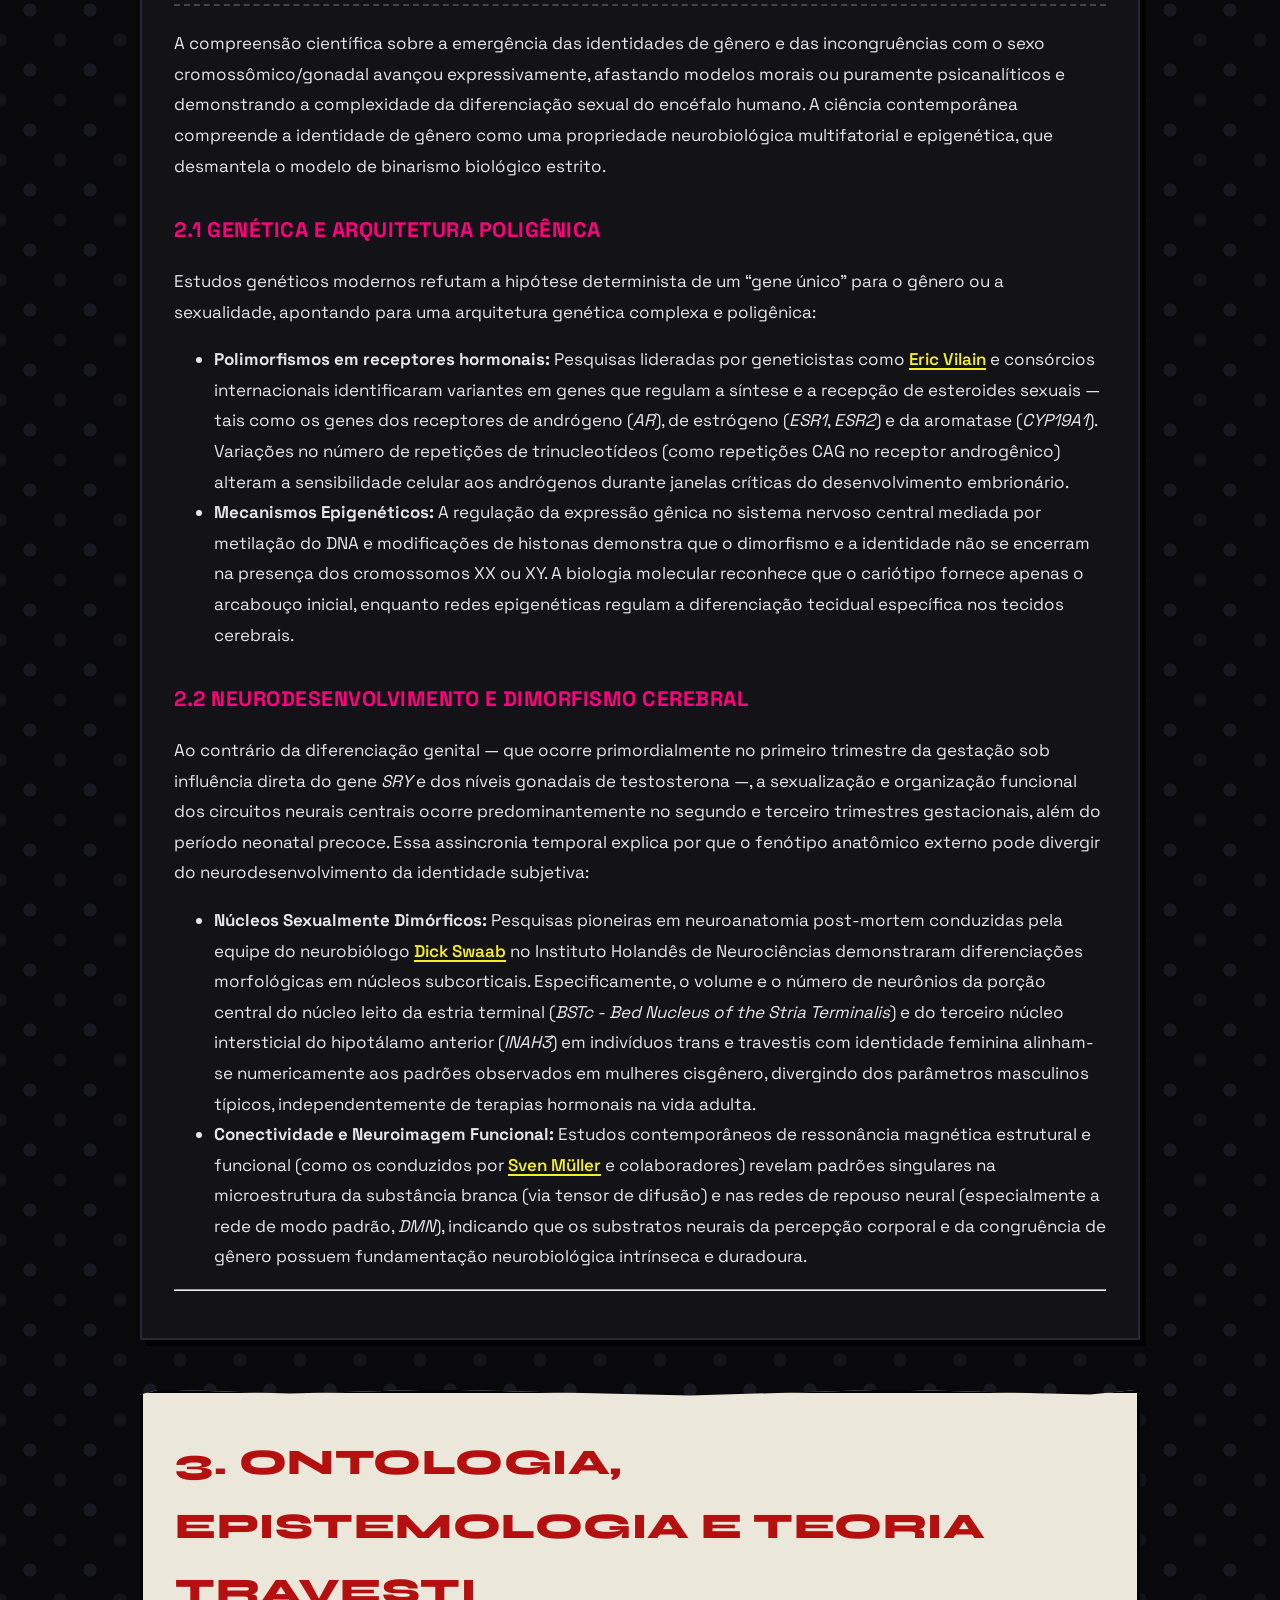
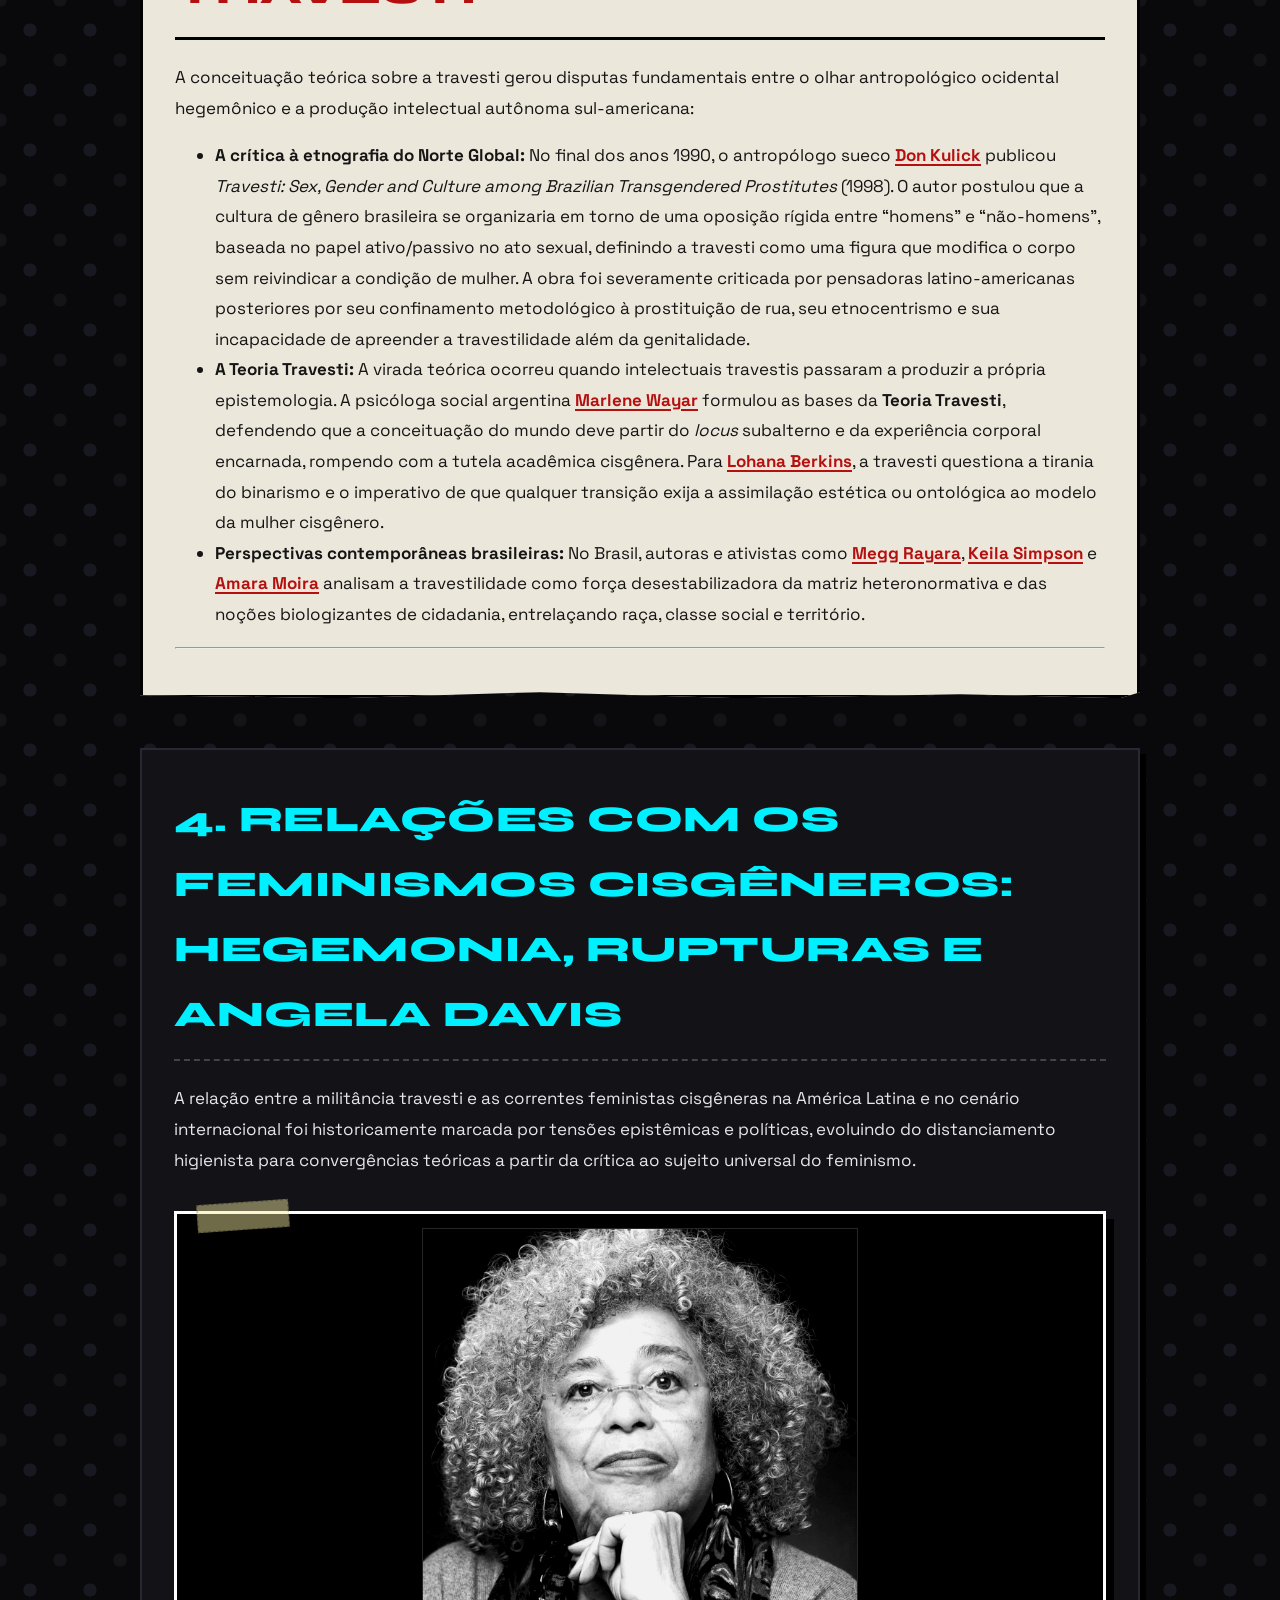
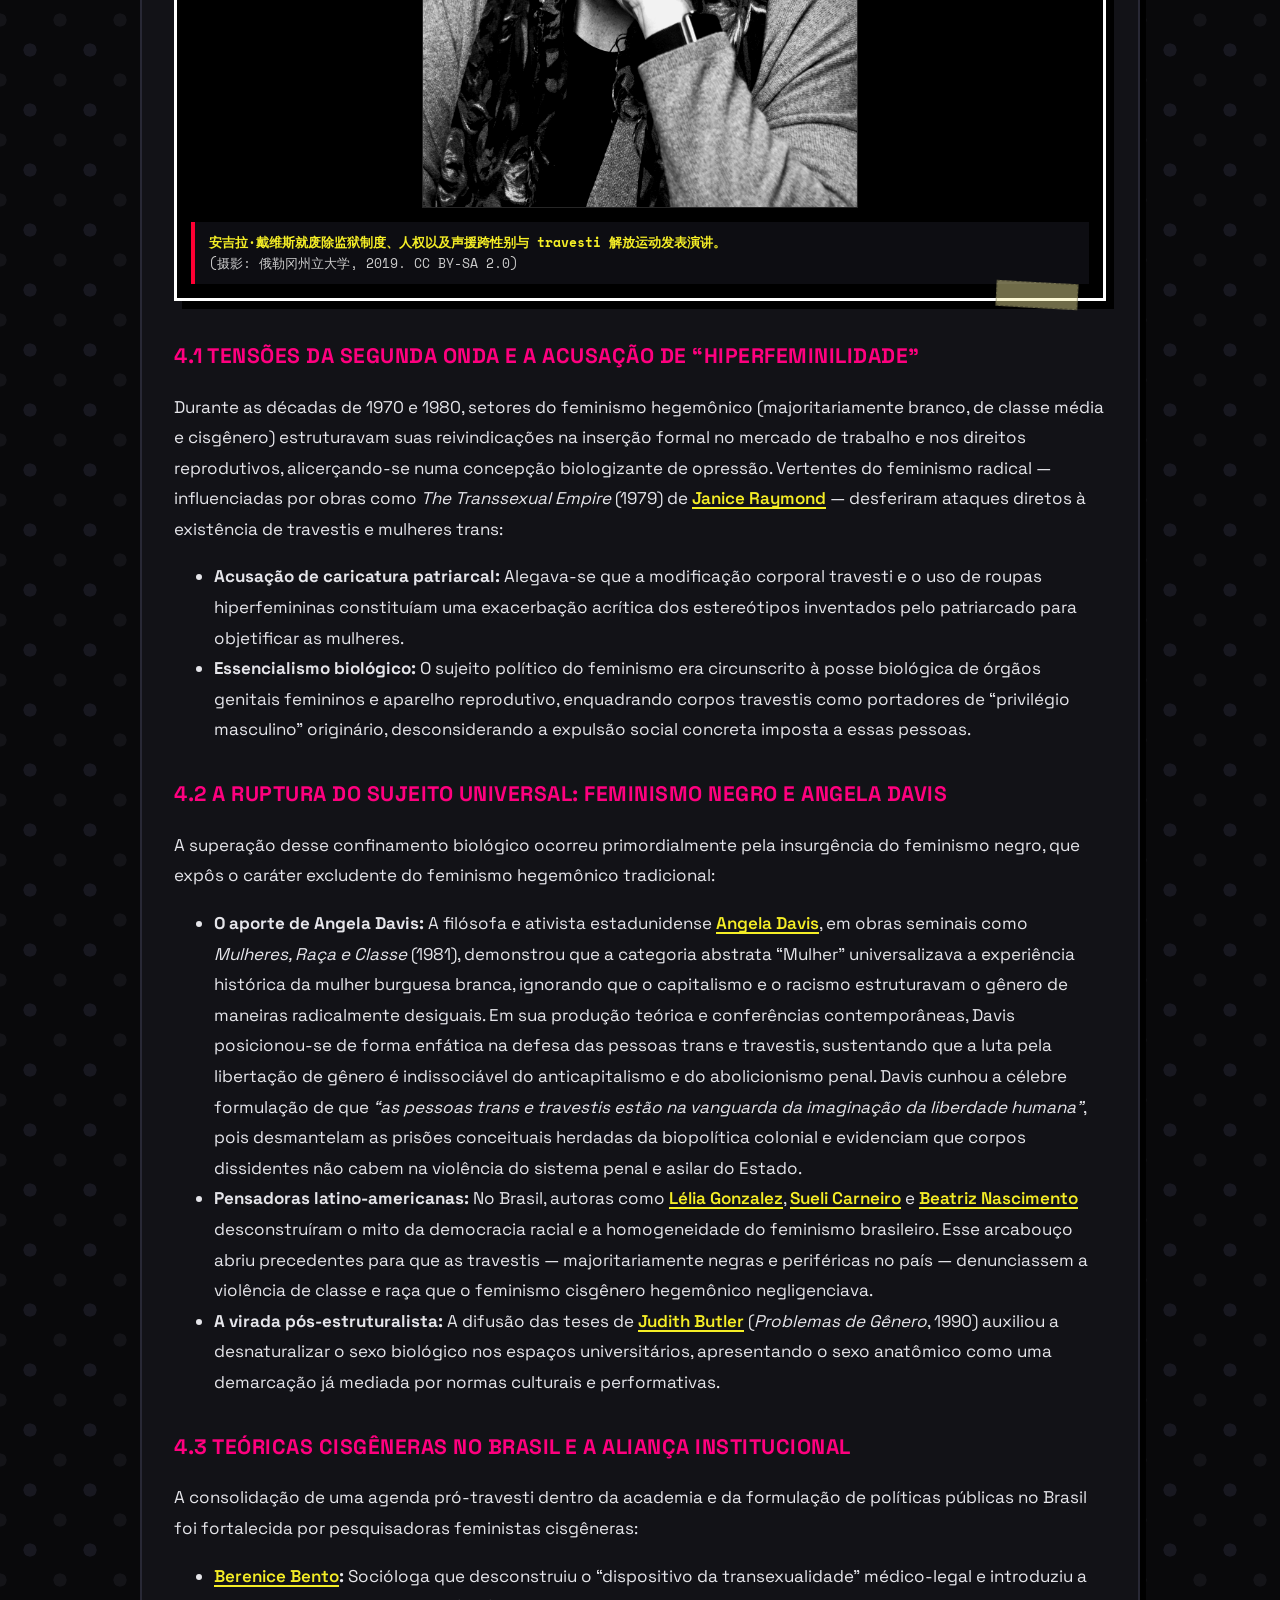
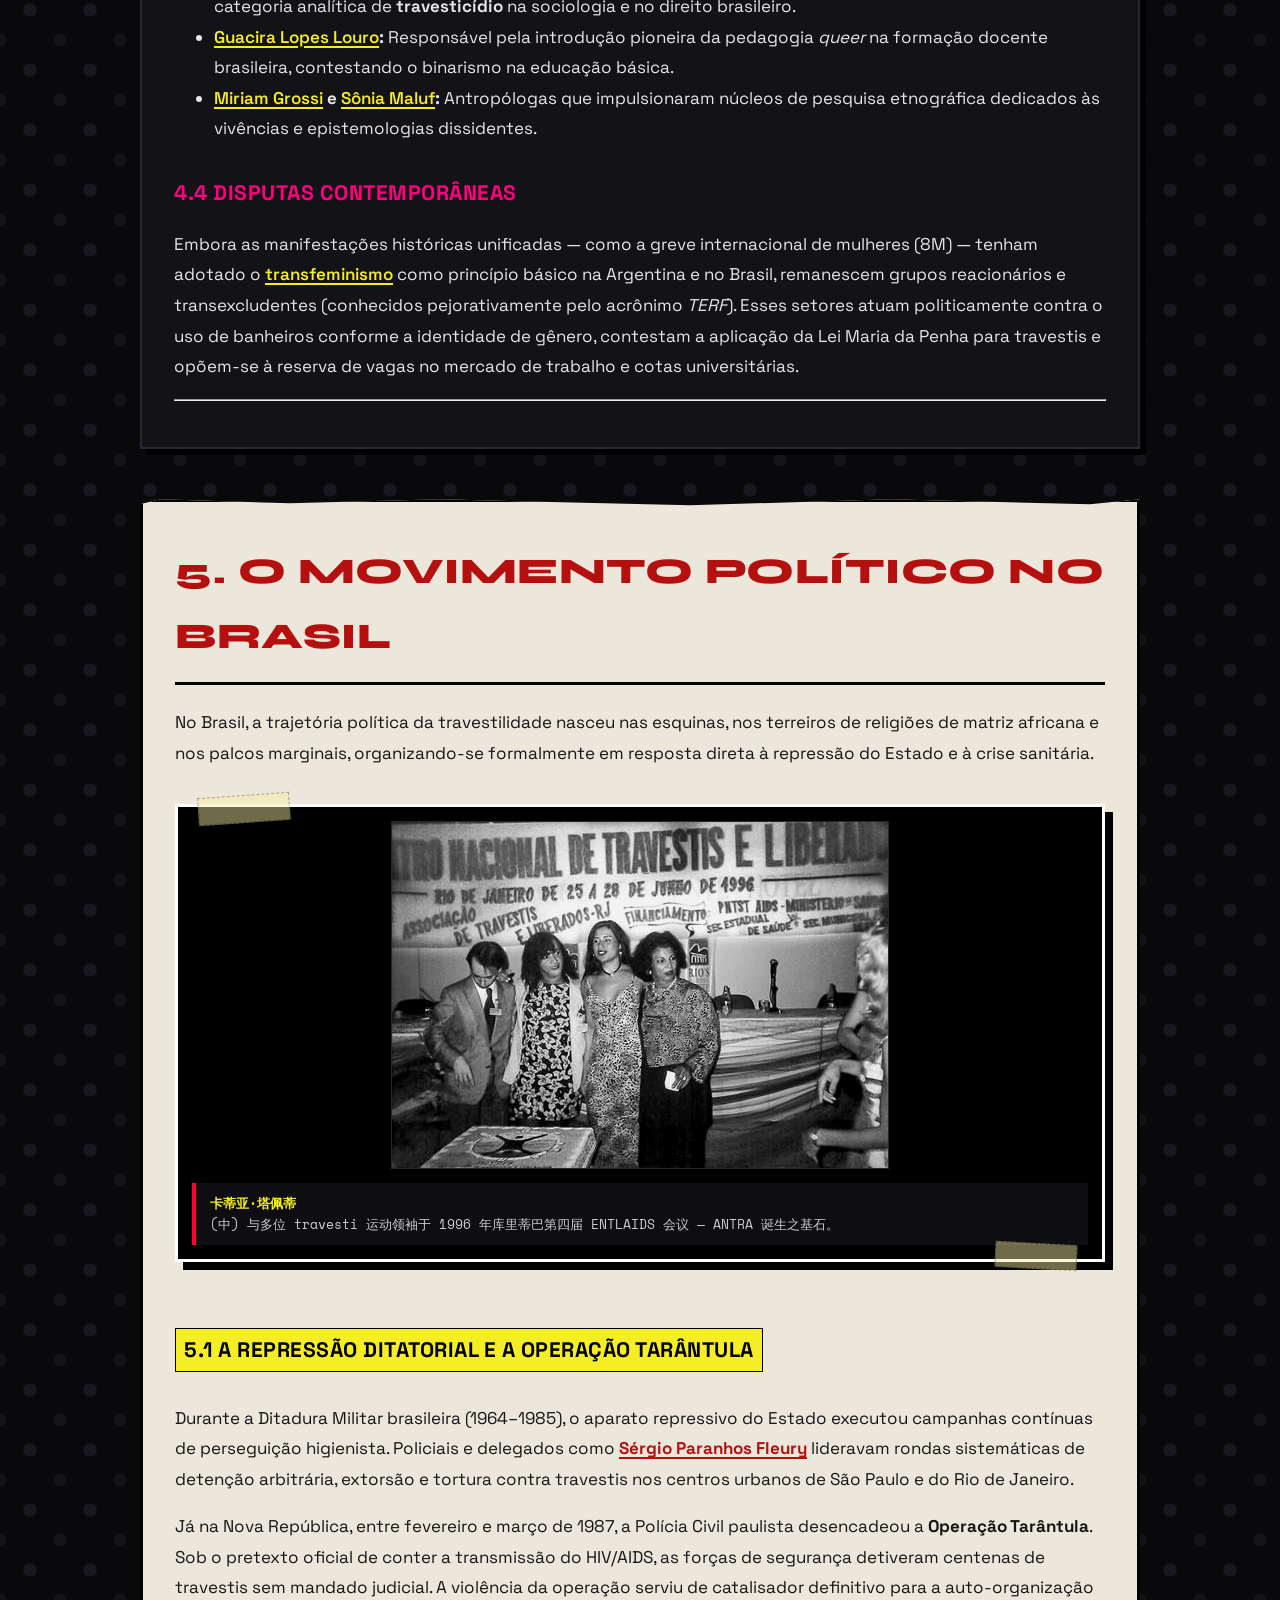
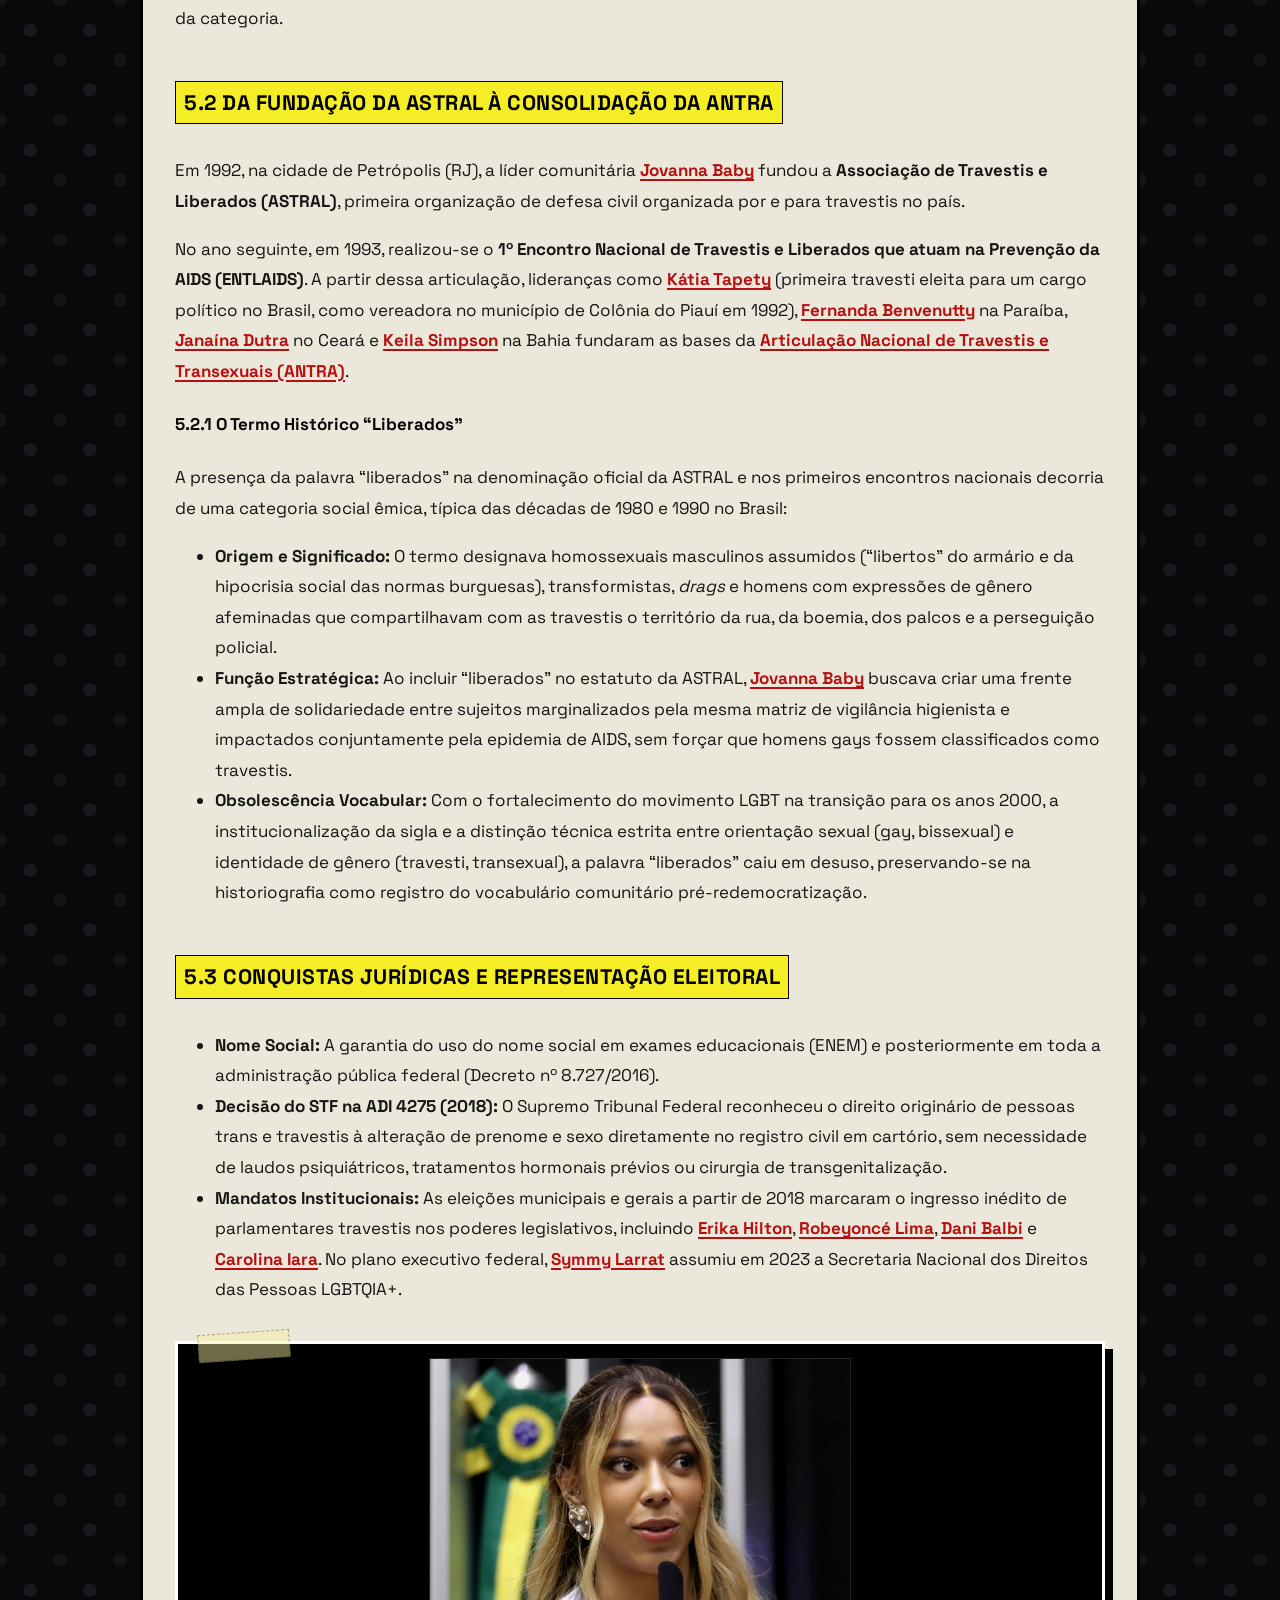
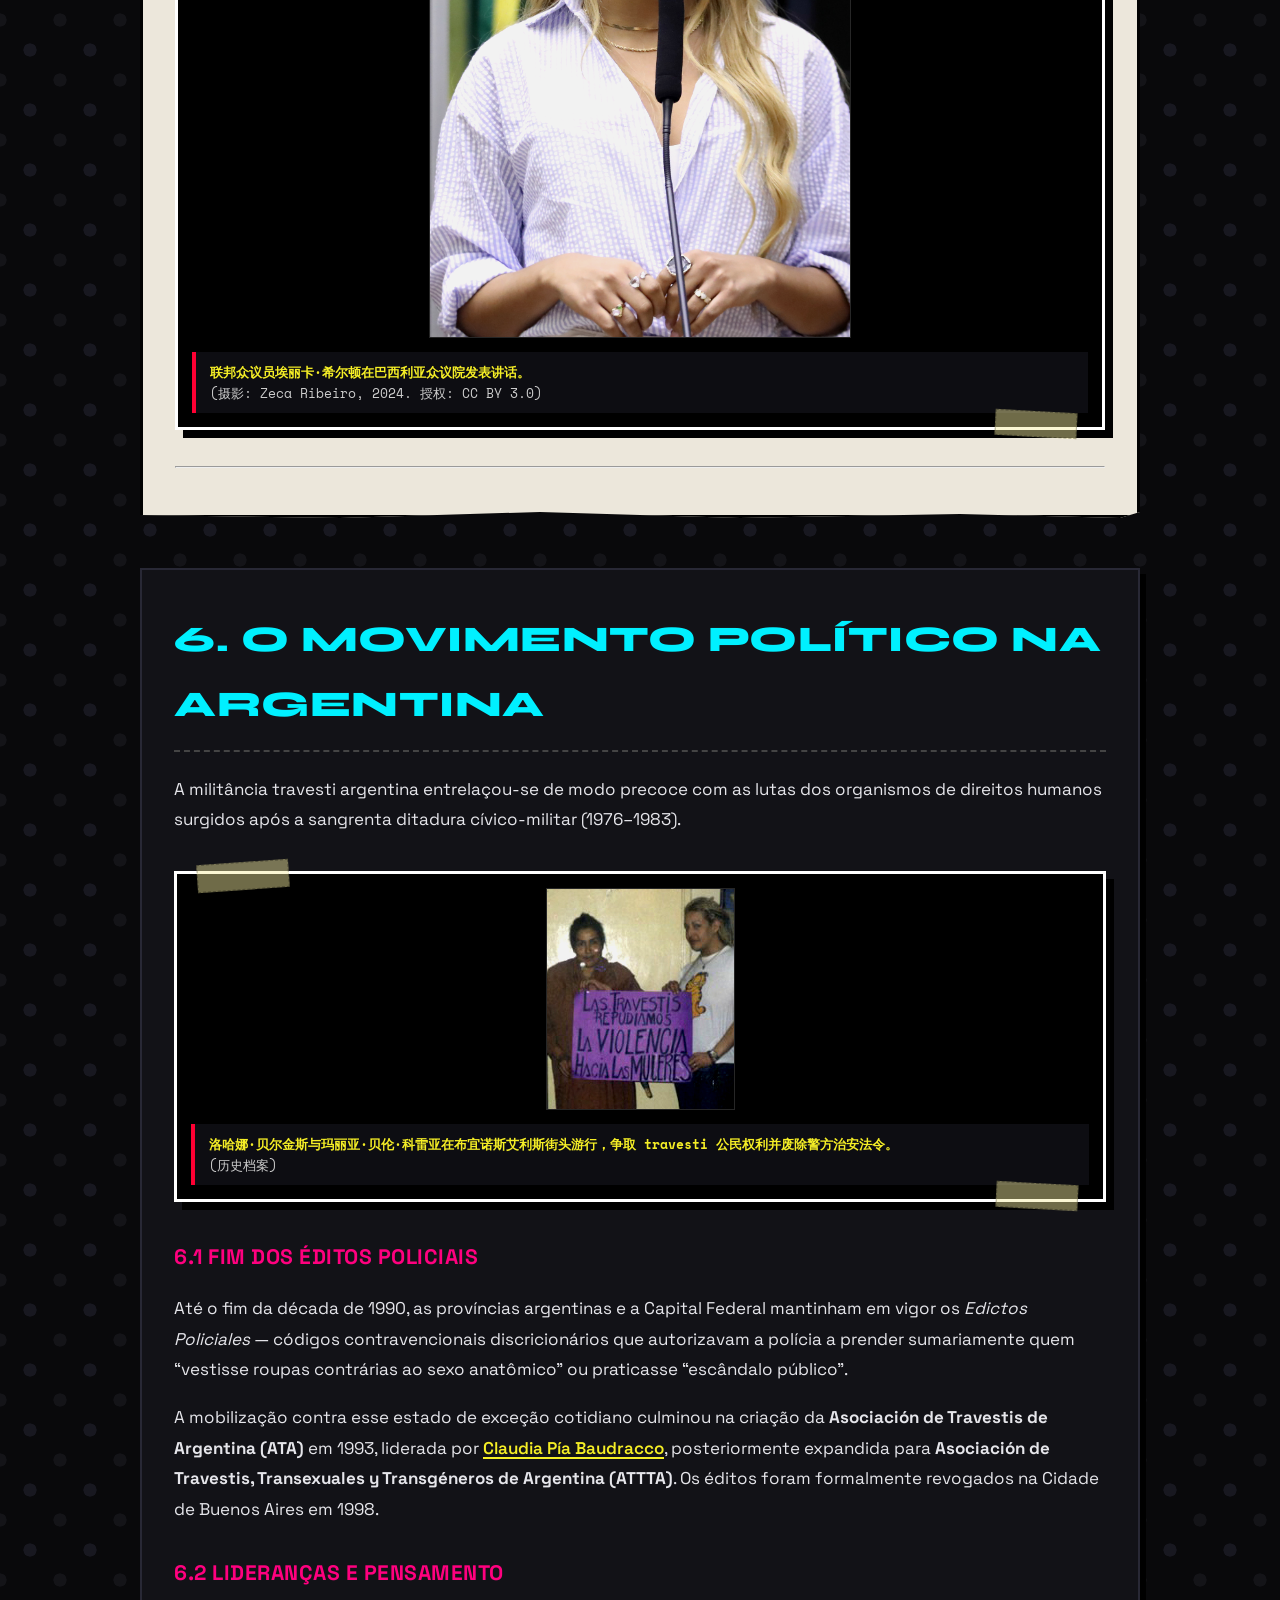
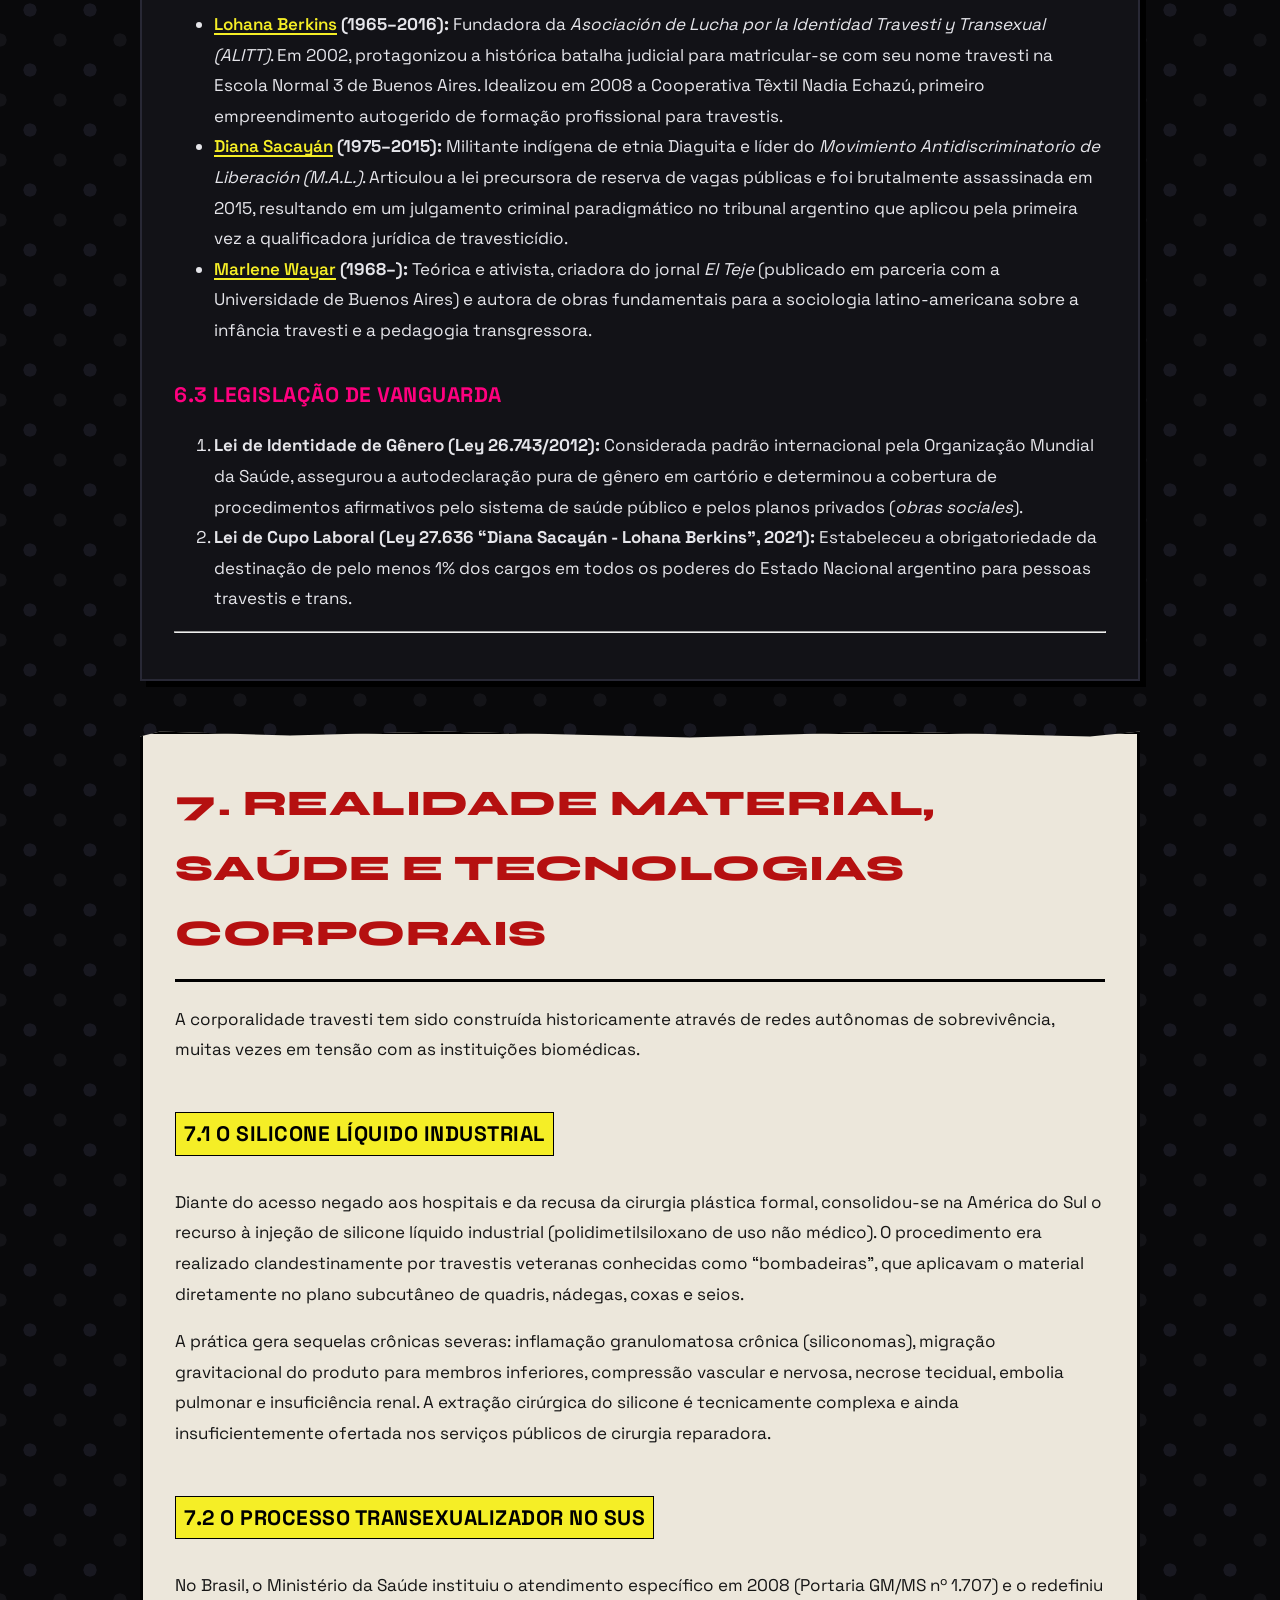
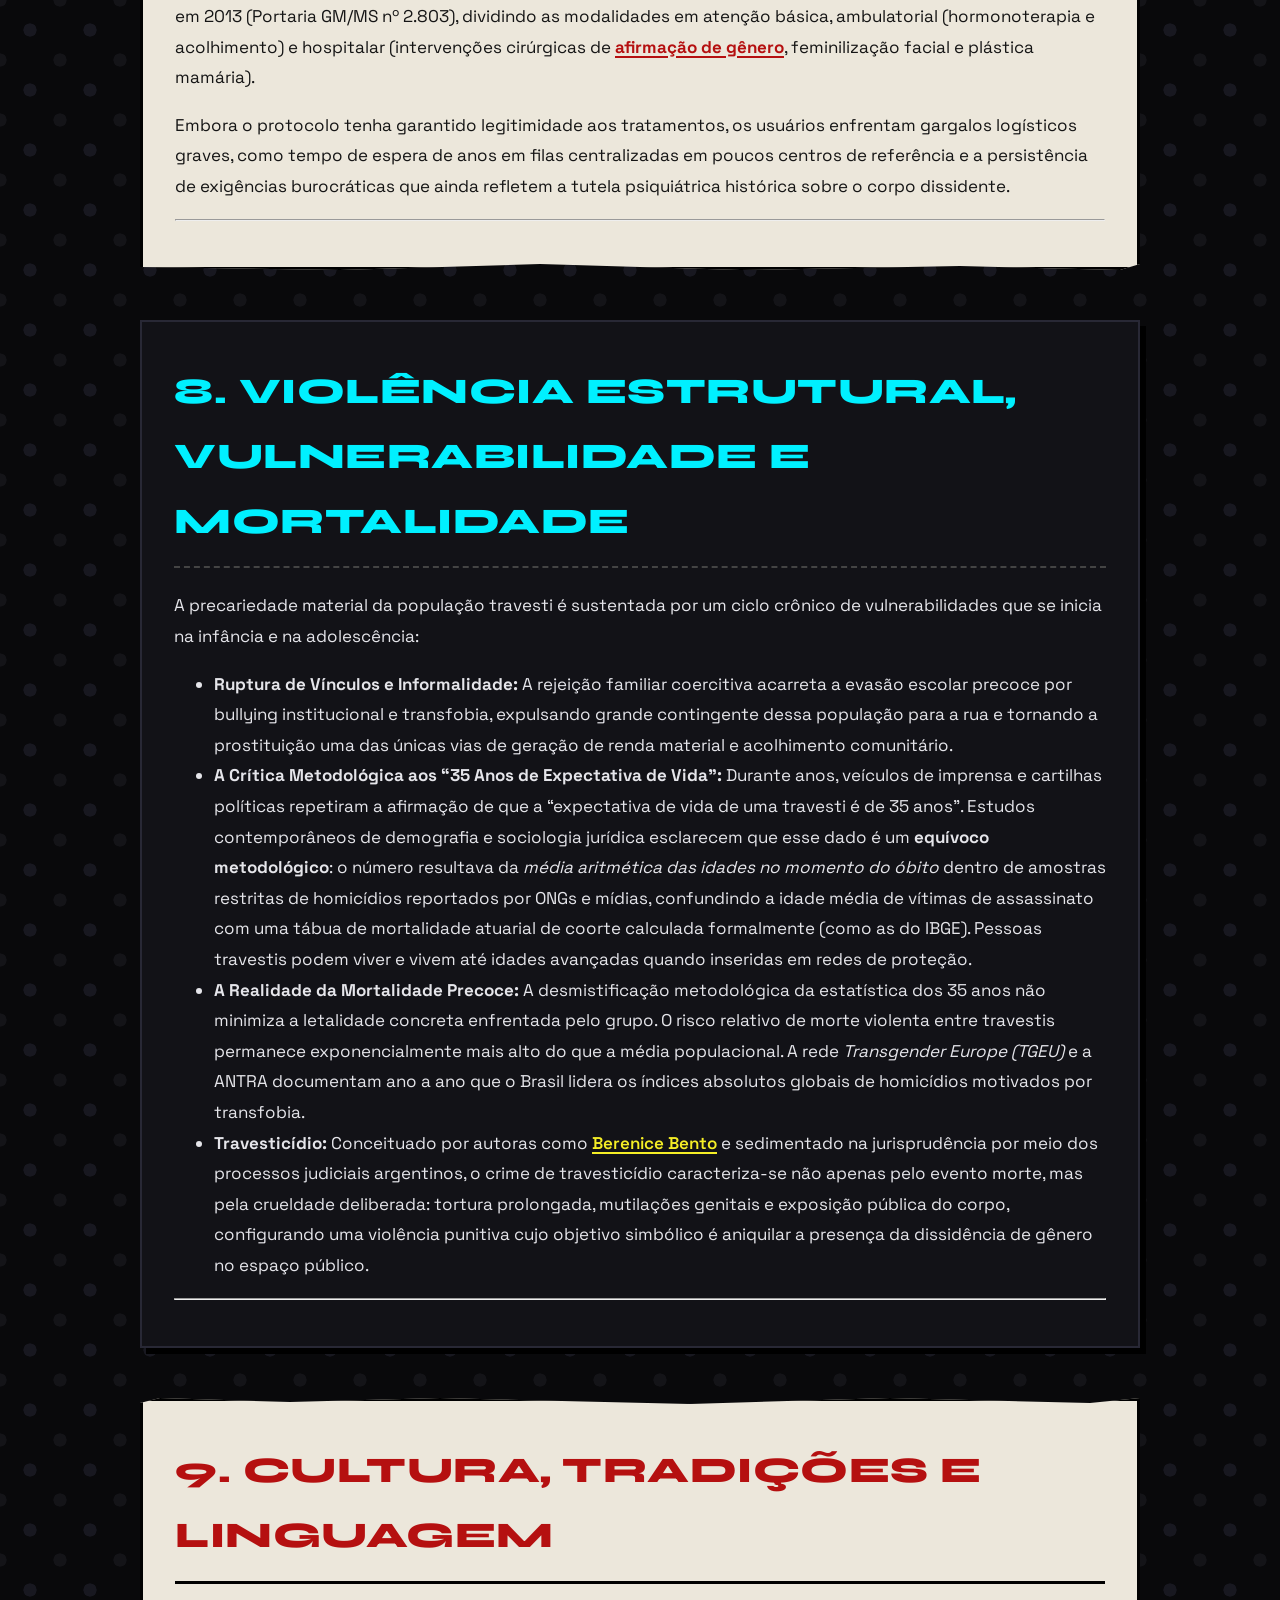
<file: site/zh/index.html>
<!DOCTYPE html>
<html lang="zh" dir="ltr">
<head>
    <meta charset="UTF-8">
    <meta name="viewport" content="width=device-width, initial-scale=1.0">
    <title>Travesti (性别认同与政治身份) — travesti.2lp.in</title>
    <meta name="description" content="巴西与拉丁美洲 travesti 的历史斗争、词源考证、身体理论、神经生物学及反殖民抗争。">
    
    <!-- Open Graph & Twitter Cards -->
    <meta property="og:title" content="Travesti (性别认同与政治身份)">
    <meta property="og:description" content="巴西与拉丁美洲 travesti 的历史斗争、词源考证、身体理论、神经生物学及反殖民抗争。">
    <meta property="og:image" content="https://travesti.2lp.in/assets/Orgulho_Trans_Travesti_Congresso_Nacional.jpg">
    <meta property="og:type" content="article">
    <meta property="og:url" content="https://travesti.2lp.in/zh/">
    <meta name="twitter:card" content="summary_large_image">
    
    <!-- Links Canônicos Multilíngues (Norma GOST) -->
    <link rel="canonical" href="https://travesti.2lp.in/zh/">
    <link rel="alternate" hreflang="pt" href="https://travesti.2lp.in/pt/"> <link rel="alternate" hreflang="en" href="https://travesti.2lp.in/en/"> <link rel="alternate" hreflang="es" href="https://travesti.2lp.in/es/"> <link rel="alternate" hreflang="fr" href="https://travesti.2lp.in/fr/"> <link rel="alternate" hreflang="de" href="https://travesti.2lp.in/de/"> <link rel="alternate" hreflang="it" href="https://travesti.2lp.in/it/"> <link rel="alternate" hreflang="ru" href="https://travesti.2lp.in/ru/"> <link rel="alternate" hreflang="zh" href="https://travesti.2lp.in/zh/"> <link rel="alternate" hreflang="ja" href="https://travesti.2lp.in/ja/"> <link rel="alternate" hreflang="ar" href="https://travesti.2lp.in/ar/">
    <link rel="alternate" hreflang="x-default" href="https://travesti.2lp.in/">

    <link rel="stylesheet" href="../assets/style.css?v=1790651706">
</head>
<body>
    <!-- Barra Superior de Fita Adesiva -->
    <nav class="top-tape-bar" aria-label="Seletor de Idiomas">
        <div class="tape-brand">
            <span>TRAVESTI.2LP.IN</span>
            <span class="badge-trans">🏳️‍⚧️ 身体自主</span>
        </div>
        <div class="lang-selector-tape">
            <span style="font-family: 'Space Mono', monospace; font-size: 11px; color: #aaa; align-self: center; margin-right: 6px;">语言 / LANGUAGE:</span>
            <a href="../pt/" class="lang-tape-item " style="--rot:-2;">PT</a>
<a href="../en/" class="lang-tape-item " style="--rot:1;">EN</a>
<a href="../es/" class="lang-tape-item " style="--rot:-1;">ES</a>
<a href="../fr/" class="lang-tape-item " style="--rot:3;">FR</a>
<a href="../de/" class="lang-tape-item " style="--rot:-2;">DE</a>
<a href="../it/" class="lang-tape-item " style="--rot:2;">IT</a>
<a href="../ru/" class="lang-tape-item " style="--rot:-1;">RU</a>
<a href="../zh/" class="lang-tape-item active" style="--rot:1;">ZH</a>
<a href="../ja/" class="lang-tape-item " style="--rot:-3;">JA</a>
<a href="../ar/" class="lang-tape-item " style="--rot:2;">AR</a>
        </div>
    </nav>

    <!-- Conteúdo Zine Anti-Design -->
    <main class="zine-container">
        <!-- Capa / Manchete de Choque com Duct Tape Além da Borda -->
        <div class="hero-wrapper">
            <div class="duct-tape">TRAVESTI 存在 // 身体自主 // 绝非伪装 // 政治名词</div>
            <header class="hero-zine-cover">
                <div class="zine-tag-insurgente">政治宣言与历史档案</div>
                <h1 class="hero-title-glitch">TRAVESTI</h1>
                <div class="hero-subtitle-manifesto">拉丁美洲特有的性别与政治身份，以身体自主、街头抗争与不可直接翻译的文化特异性为标志。</div>
                <div class="stamp-box">政治名词 • 无法翻译 • 绝非变装游戏</div>
            </header>
        </div>

        
        <div class="tarja-choque-preta" style="border-left-color: var(--cor-amarelo-manifesto); margin-bottom: 30px;">
            <strong>★ TRANSLATION &amp; CONTEXTUAL NOTE (中文):</strong><br>
            The term <em>travesti</em> is a South American gender, political and cultural identity with deep roots in street resistance, transfeminism and anti-colonial history. It cannot be reduced to Western or Anglo-Saxon categories such as "trans woman" or "crossdresser". In this edition, <em>travesti</em> remains in its authentic original spelling as an act of political self-determination.
        </div>
        

        <!-- Corpo do Ensaio com Rasgos e Intervenções -->
        <article class="article-zine-body">
            <section class="paper-section"><p><strong>Travesti</strong> é uma identidade de gênero e política de matriz estritamente latino-americana — consolidada com particular densidade histórica no Brasil e na Argentina — referente a pessoas às quais foi designado o sexo masculino ao nascer, mas que constroem sua existência, subjetividade e expressão corporal no espectro feminino e em dissidência com a cisnormatividade.</p>
<p>A categoria é marcada por sua <strong>especificidade cultural e intraduzibilidade</strong>: o termo não possui correlatos conceituais ou semânticos diretos em outras línguas (como inglês, francês, alemão, russo, mandarim, japonês ou árabe). Nesses idiomas, a palavra é frequentemente traduzida de forma inadequada por termos como <em>cross-dresser</em>, <em>transvestite</em> ou assimilada compulsoriamente à categoria médica anglo-saxônica de &ldquo;mulher transexual&rdquo;. Na América Latina, contudo, a travestilidade constitui uma identidade autônoma, territorializada e indissociável de marcadores de classe, corporalidade e resistência anticolonial.</p>
<div class="photo-street-frame">
    <img src="../assets/Orgulho_Trans_Travesti_Congresso_Nacional.jpg" alt="巴西利亚国家国会大厦建筑投影，纪念全国跨性别者与 Travesti 骄傲日。(摄影: Agência Senado, 2024. 授权: CC BY-SA 4.0)" class="photo-street-img" loading="lazy">
    <div class="photo-street-caption">
        <strong>巴西利亚国家国会大厦建筑投影，纪念全国跨性别者与 Travesti 骄傲日。</strong><br>
        <span>(摄影: Agência Senado, 2024. 授权: CC BY-SA 4.0)</span>
    </div>
</div>

<hr />
</section>
<section class="paper-section torn-paper">
<h2>1. Etimologia, Intraduzibilidade e Transmutação Semântica</h2>

<p>A palavra remonta ao latim vulgar <em>transvestire</em> (&ldquo;mudar de roupa&rdquo;, &ldquo;vestir o traje de outrem&rdquo;), que derivou no italiano <em>travestire</em> e no francês <em>travesti</em>. Durante os séculos XVIII e XIX, o vocábulo operava sob dois eixos:</p>
<ol>
<li><strong>O eixo estético/teatral:</strong> A convenção artística na qual atores encenavam papéis atribuídos ao sexo oposto (<em>rôle travesti</em> ou apresentações cênicas <em>en travesti</em>);</li>
<li><strong>O eixo médico-patologizante:</strong> No final do século XIX, com a emergência da sexologia europeia pelas obras de <a href="https://pt.wikipedia.org/wiki/Richard_von_Krafft-Ebing">Richard von Krafft-Ebing</a> (<em>Psychopathia Sexualis</em>, 1886) e <a href="https://pt.wikipedia.org/wiki/Magnus_Hirschfeld">Magnus Hirschfeld</a> (<em>Die Transvestiten</em>, 1910), o termo foi fixado nos manuais psiquiátricos sob o rótulo de &ldquo;transvestismo&rdquo; ou &ldquo;fetichismo travesti&rdquo;, definindo uma suposta parafilia restrita à excitação erótica pelo vestuário.</li>
</ol>
<p>Ao ser transportado para o contexto urbano sul-americano a partir da metade do século XX, o vocábulo sofreu uma <strong>fratura semântica radical</strong>. O discurso policial, penal e da imprensa sensacionalista apropriou-se da palavra para estigmatizar, prender e patologizar corpos dissidentes que ocupavam o espaço público. No entanto, a partir da década de 1980, os próprios sujeitos transformaram a injúria em trincheira de luta: <em>travesti</em> deixou de ser um verbo, um disfarce teatral ou um diagnóstico psiquiátrico para se consolidar como substantivo político e autodeterminação identitária.</p>
<p>Essa trajetória histórica explica por que línguas não latinas ou externas ao Cone Sul e ao Brasil carecem de equivalência: fora deste ecossistema sociopolítico, os dicionários estrangeiros continuam a restringir a palavra ao transformismo, à paródia carnavalesca ou a categorias psiquiátricas obsoletas.</p>
<hr />

</section>
<section class="paper-section">
<h2>2. Bases Biológicas, Genética e Neurociência da Identidade de Gênero</h2>

<p>A compreensão científica sobre a emergência das identidades de gênero e das incongruências com o sexo cromossômico/gonadal avançou expressivamente, afastando modelos morais ou puramente psicanalíticos e demonstrando a complexidade da diferenciação sexual do encéfalo humano. A ciência contemporânea compreende a identidade de gênero como uma propriedade neurobiológica multifatorial e epigenética, que desmantela o modelo de binarismo biológico estrito.</p>
<h3>2.1 Genética e Arquitetura Poligênica</h3>
<p>Estudos genéticos modernos refutam a hipótese determinista de um &ldquo;gene único&rdquo; para o gênero ou a sexualidade, apontando para uma arquitetura genética complexa e poligênica:</p>
<ul>
<li><strong>Polimorfismos em receptores hormonais:</strong> Pesquisas lideradas por geneticistas como <a href="https://en.wikipedia.org/wiki/Eric_Vilain">Eric Vilain</a> e consórcios internacionais identificaram variantes em genes que regulam a síntese e a recepção de esteroides sexuais — tais como os genes dos receptores de andrógeno (<em>AR</em>), de estrógeno (<em>ESR1</em>, <em>ESR2</em>) e da aromatase (<em>CYP19A1</em>). Variações no número de repetições de trinucleotídeos (como repetições CAG no receptor androgênico) alteram a sensibilidade celular aos andrógenos durante janelas críticas do desenvolvimento embrionário.</li>
<li><strong>Mecanismos Epigenéticos:</strong> A regulação da expressão gênica no sistema nervoso central mediada por metilação do DNA e modificações de histonas demonstra que o dimorfismo e a identidade não se encerram na presença dos cromossomos XX ou XY. A biologia molecular reconhece que o cariótipo fornece apenas o arcabouço inicial, enquanto redes epigenéticas regulam a diferenciação tecidual específica nos tecidos cerebrais.</li>
</ul>
<h3>2.2 Neurodesenvolvimento e Dimorfismo Cerebral</h3>
<p>Ao contrário da diferenciação genital — que ocorre primordialmente no primeiro trimestre da gestação sob influência direta do gene <em>SRY</em> e dos níveis gonadais de testosterona —, a sexualização e organização funcional dos circuitos neurais centrais ocorre predominantemente no segundo e terceiro trimestres gestacionais, além do período neonatal precoce. Essa assincronia temporal explica por que o fenótipo anatômico externo pode divergir do neurodesenvolvimento da identidade subjetiva:</p>
<ul>
<li><strong>Núcleos Sexualmente Dimórficos:</strong> Pesquisas pioneiras em neuroanatomia post-mortem conduzidas pela equipe do neurobiólogo <a href="https://en.wikipedia.org/wiki/Dick_Swaab">Dick Swaab</a> no Instituto Holandês de Neurociências demonstraram diferenciações morfológicas em núcleos subcorticais. Especificamente, o volume e o número de neurônios da porção central do núcleo leito da estria terminal (<em>BSTc - Bed Nucleus of the Stria Terminalis</em>) e do terceiro núcleo intersticial do hipotálamo anterior (<em>INAH3</em>) em indivíduos trans e travestis com identidade feminina alinham-se numericamente aos padrões observados em mulheres cisgênero, divergindo dos parâmetros masculinos típicos, independentemente de terapias hormonais na vida adulta.</li>
<li><strong>Conectividade e Neuroimagem Funcional:</strong> Estudos contemporâneos de ressonância magnética estrutural e funcional (como os conduzidos por <a href="https://en.wikipedia.org/wiki/Sven_M%C3%BCller_(psychologist)">Sven Müller</a> e colaboradores) revelam padrões singulares na microestrutura da substância branca (via tensor de difusão) e nas redes de repouso neural (especialmente a rede de modo padrão, <em>DMN</em>), indicando que os substratos neurais da percepção corporal e da congruência de gênero possuem fundamentação neurobiológica intrínseca e duradoura.</li>
</ul>
<hr />

</section>
<section class="paper-section torn-paper">
<h2>3. Ontologia, Epistemologia e Teoria Travesti</h2>

<p>A conceituação teórica sobre a travesti gerou disputas fundamentais entre o olhar antropológico ocidental hegemônico e a produção intelectual autônoma sul-americana:</p>
<ul>
<li><strong>A crítica à etnografia do Norte Global:</strong> No final dos anos 1990, o antropólogo sueco <a href="https://en.wikipedia.org/wiki/Don_Kulick">Don Kulick</a> publicou <em>Travesti: Sex, Gender and Culture among Brazilian Transgendered Prostitutes</em> (1998). O autor postulou que a cultura de gênero brasileira se organizaria em torno de uma oposição rígida entre &ldquo;homens&rdquo; e &ldquo;não-homens&rdquo;, baseada no papel ativo/passivo no ato sexual, definindo a travesti como uma figura que modifica o corpo sem reivindicar a condição de mulher. A obra foi severamente criticada por pensadoras latino-americanas posteriores por seu confinamento metodológico à prostituição de rua, seu etnocentrismo e sua incapacidade de apreender a travestilidade além da genitalidade.</li>
<li><strong>A Teoria Travesti:</strong> A virada teórica ocorreu quando intelectuais travestis passaram a produzir a própria epistemologia. A psicóloga social argentina <a href="https://pt.wikipedia.org/wiki/Marlene_Wayar">Marlene Wayar</a> formulou as bases da <strong>Teoria Travesti</strong>, defendendo que a conceituação do mundo deve partir do <em>locus</em> subalterno e da experiência corporal encarnada, rompendo com a tutela acadêmica cisgênera. Para <a href="https://pt.wikipedia.org/wiki/Lohana_Berkins">Lohana Berkins</a>, a travesti questiona a tirania do binarismo e o imperativo de que qualquer transição exija a assimilação estética ou ontológica ao modelo da mulher cisgênero.</li>
<li><strong>Perspectivas contemporâneas brasileiras:</strong> No Brasil, autoras e ativistas como <a href="https://pt.wikipedia.org/wiki/Megg_Rayara">Megg Rayara</a>, <a href="https://pt.wikipedia.org/wiki/Keila_Simpson">Keila Simpson</a> e <a href="https://pt.wikipedia.org/wiki/Amara_Moira">Amara Moira</a> analisam a travestilidade como força desestabilizadora da matriz heteronormativa e das noções biologizantes de cidadania, entrelaçando raça, classe social e território.</li>
</ul>
<hr />

</section>
<section class="paper-section">
<h2>4. Relações com os Feminismos Cisgêneros: Hegemonia, Rupturas e Angela Davis</h2>

<p>A relação entre a militância travesti e as correntes feministas cisgêneras na América Latina e no cenário internacional foi historicamente marcada por tensões epistêmicas e políticas, evoluindo do distanciamento higienista para convergências teóricas a partir da crítica ao sujeito universal do feminismo.</p>
<div class="photo-street-frame">
    <img src="../assets/Angela_Davis_2019.jpg" alt="安吉拉·戴维斯就废除监狱制度、人权以及声援跨性别与 travesti 解放运动发表演讲。(摄影: 俄勒冈州立大学, 2019. CC BY-SA 2.0)" class="photo-street-img" loading="lazy">
    <div class="photo-street-caption">
        <strong>安吉拉·戴维斯就废除监狱制度、人权以及声援跨性别与 travesti 解放运动发表演讲。</strong><br>
        <span>(摄影: 俄勒冈州立大学, 2019. CC BY-SA 2.0)</span>
    </div>
</div>

<h3>4.1 Tensões da Segunda Onda e a Acusação de &ldquo;Hiperfeminilidade&rdquo;</h3>
<p>Durante as décadas de 1970 e 1980, setores do feminismo hegemônico (majoritariamente branco, de classe média e cisgênero) estruturavam suas reivindicações na inserção formal no mercado de trabalho e nos direitos reprodutivos, alicerçando-se numa concepção biologizante de opressão. Vertentes do feminismo radical — influenciadas por obras como <em>The Transsexual Empire</em> (1979) de <a href="https://pt.wikipedia.org/wiki/Janice_Raymond">Janice Raymond</a> — desferiram ataques diretos à existência de travestis e mulheres trans:</p>
<ul>
<li><strong>Acusação de caricatura patriarcal:</strong> Alegava-se que a modificação corporal travesti e o uso de roupas hiperfemininas constituíam uma exacerbação acrítica dos estereótipos inventados pelo patriarcado para objetificar as mulheres.</li>
<li><strong>Essencialismo biológico:</strong> O sujeito político do feminismo era circunscrito à posse biológica de órgãos genitais femininos e aparelho reprodutivo, enquadrando corpos travestis como portadores de &ldquo;privilégio masculino&rdquo; originário, desconsiderando a expulsão social concreta imposta a essas pessoas.</li>
</ul>
<h3>4.2 A Ruptura do Sujeito Universal: Feminismo Negro e Angela Davis</h3>
<p>A superação desse confinamento biológico ocorreu primordialmente pela insurgência do feminismo negro, que expôs o caráter excludente do feminismo hegemônico tradicional:</p>
<ul>
<li><strong>O aporte de Angela Davis:</strong> A filósofa e ativista estadunidense <a href="https://pt.wikipedia.org/wiki/Angela_Davis">Angela Davis</a>, em obras seminais como <em>Mulheres, Raça e Classe</em> (1981), demonstrou que a categoria abstrata &ldquo;Mulher&rdquo; universalizava a experiência histórica da mulher burguesa branca, ignorando que o capitalismo e o racismo estruturavam o gênero de maneiras radicalmente desiguais. Em sua produção teórica e conferências contemporâneas, Davis posicionou-se de forma enfática na defesa das pessoas trans e travestis, sustentando que a luta pela libertação de gênero é indissociável do anticapitalismo e do abolicionismo penal. Davis cunhou a célebre formulação de que <em>&ldquo;as pessoas trans e travestis estão na vanguarda da imaginação da liberdade humana&rdquo;</em>, pois desmantelam as prisões conceituais herdadas da biopolítica colonial e evidenciam que corpos dissidentes não cabem na violência do sistema penal e asilar do Estado.</li>
<li><strong>Pensadoras latino-americanas:</strong> No Brasil, autoras como <a href="https://pt.wikipedia.org/wiki/L%C3%A9lia_Gonzalez">Lélia Gonzalez</a>, <a href="https://pt.wikipedia.org/wiki/Sueli_Carneiro">Sueli Carneiro</a> e <a href="https://pt.wikipedia.org/wiki/Beatriz_Nascimento">Beatriz Nascimento</a> desconstruíram o mito da democracia racial e a homogeneidade do feminismo brasileiro. Esse arcabouço abriu precedentes para que as travestis — majoritariamente negras e periféricas no país — denunciassem a violência de classe e raça que o feminismo cisgênero hegemônico negligenciava.</li>
<li><strong>A virada pós-estruturalista:</strong> A difusão das teses de <a href="https://pt.wikipedia.org/wiki/Judith_Butler">Judith Butler</a> (<em>Problemas de Gênero</em>, 1990) auxiliou a desnaturalizar o sexo biológico nos espaços universitários, apresentando o sexo anatômico como uma demarcação já mediada por normas culturais e performativas.</li>
</ul>
<h3>4.3 Teóricas Cisgêneras no Brasil e a Aliança Institucional</h3>
<p>A consolidação de uma agenda pró-travesti dentro da academia e da formulação de políticas públicas no Brasil foi fortalecida por pesquisadoras feministas cisgêneras:</p>
<ul>
<li><strong><a href="https://pt.wikipedia.org/wiki/Berenice_Bento">Berenice Bento</a>:</strong> Socióloga que desconstruiu o &ldquo;dispositivo da transexualidade&rdquo; médico-legal e introduziu a categoria analítica de <strong>travesticídio</strong> na sociologia e no direito brasileiro.</li>
<li><strong><a href="https://pt.wikipedia.org/wiki/Guacira_Lopes_Louro">Guacira Lopes Louro</a>:</strong> Responsável pela introdução pioneira da pedagogia <em>queer</em> na formação docente brasileira, contestando o binarismo na educação básica.</li>
<li><strong><a href="https://pt.wikipedia.org/wiki/Miriam_Grossi">Miriam Grossi</a> e <a href="https://pt.wikipedia.org/wiki/S%C3%B4nia_Maluf">Sônia Maluf</a>:</strong> Antropólogas que impulsionaram núcleos de pesquisa etnográfica dedicados às vivências e epistemologias dissidentes.</li>
</ul>
<h3>4.4 Disputas Contemporâneas</h3>
<p>Embora as manifestações históricas unificadas — como a greve internacional de mulheres (8M) — tenham adotado o <a href="https://pt.wikipedia.org/wiki/Transfeminismo">transfeminismo</a> como princípio básico na Argentina e no Brasil, remanescem grupos reacionários e transexcludentes (conhecidos pejorativamente pelo acrônimo <em>TERF</em>). Esses setores atuam politicamente contra o uso de banheiros conforme a identidade de gênero, contestam a aplicação da Lei Maria da Penha para travestis e opõem-se à reserva de vagas no mercado de trabalho e cotas universitárias.</p>
<hr />

</section>
<section class="paper-section torn-paper">
<h2>5. O Movimento Político no Brasil</h2>

<p>No Brasil, a trajetória política da travestilidade nasceu nas esquinas, nos terreiros de religiões de matriz africana e nos palcos marginais, organizando-se formalmente em resposta direta à repressão do Estado e à crise sanitária.</p>
<div class="photo-street-frame">
    <img src="../assets/IV_ENTLAIDS_1996_Katia_Tapety.jpg" alt="卡蒂亚·塔佩蒂 (中) 与多位 travesti 运动领袖于 1996 年库里蒂巴第四届 ENTLAIDS 会议 — ANTRA 诞生之基石。(收藏: Keila Simpson)" class="photo-street-img" loading="lazy">
    <div class="photo-street-caption">
        <strong>卡蒂亚·塔佩蒂</strong><br>
        <span>(中) 与多位 travesti 运动领袖于 1996 年库里蒂巴第四届 ENTLAIDS 会议 — ANTRA 诞生之基石。</span>
    </div>
</div>

<h3>5.1 A Repressão Ditatorial e a Operação Tarântula</h3>
<p>Durante a Ditadura Militar brasileira (1964–1985), o aparato repressivo do Estado executou campanhas contínuas de perseguição higienista. Policiais e delegados como <a href="https://pt.wikipedia.org/wiki/S%C3%A9rgio_Paranhos_Fleury">Sérgio Paranhos Fleury</a> lideravam rondas sistemáticas de detenção arbitrária, extorsão e tortura contra travestis nos centros urbanos de São Paulo e do Rio de Janeiro.</p>
<p>Já na Nova República, entre fevereiro e março de 1987, a Polícia Civil paulista desencadeou a <strong>Operação Tarântula</strong>. Sob o pretexto oficial de conter a transmissão do HIV/AIDS, as forças de segurança detiveram centenas de travestis sem mandado judicial. A violência da operação serviu de catalisador definitivo para a auto-organização da categoria.</p>
<h3>5.2 Da Fundação da ASTRAL à Consolidação da ANTRA</h3>
<p>Em 1992, na cidade de Petrópolis (RJ), a líder comunitária <a href="https://pt.wikipedia.org/wiki/Jovanna_Baby">Jovanna Baby</a> fundou a <strong>Associação de Travestis e Liberados (ASTRAL)</strong>, primeira organização de defesa civil organizada por e para travestis no país.</p>
<p>No ano seguinte, em 1993, realizou-se o <strong>1º Encontro Nacional de Travestis e Liberados que atuam na Prevenção da AIDS (ENTLAIDS)</strong>. A partir dessa articulação, lideranças como <a href="https://pt.wikipedia.org/wiki/K%C3%A1tia_Tapety">Kátia Tapety</a> (primeira travesti eleita para um cargo político no Brasil, como vereadora no município de Colônia do Piauí em 1992), <a href="https://pt.wikipedia.org/wiki/Fernanda_Benvenutty">Fernanda Benvenutty</a> na Paraíba, <a href="https://pt.wikipedia.org/wiki/Jana%C3%ADna_Dutra">Janaína Dutra</a> no Ceará e <a href="https://pt.wikipedia.org/wiki/Keila_Simpson">Keila Simpson</a> na Bahia fundaram as bases da <a href="https://pt.wikipedia.org/wiki/Articula%C3%A7%C3%A3o_Nacional_de_Travestis_e_Transexuais">Articulação Nacional de Travestis e Transexuais (ANTRA)</a>.</p>
<h4>5.2.1 O Termo Histórico &ldquo;Liberados&rdquo;</h4>
<p>A presença da palavra &ldquo;liberados&rdquo; na denominação oficial da ASTRAL e nos primeiros encontros nacionais decorria de uma categoria social êmica, típica das décadas de 1980 e 1990 no Brasil:</p>
<ul>
<li><strong>Origem e Significado:</strong> O termo designava homossexuais masculinos assumidos (&ldquo;libertos&rdquo; do armário e da hipocrisia social das normas burguesas), transformistas, <em>drags</em> e homens com expressões de gênero afeminadas que compartilhavam com as travestis o território da rua, da boemia, dos palcos e a perseguição policial.</li>
<li><strong>Função Estratégica:</strong> Ao incluir &ldquo;liberados&rdquo; no estatuto da ASTRAL, <a href="https://pt.wikipedia.org/wiki/Jovanna_Baby">Jovanna Baby</a> buscava criar uma frente ampla de solidariedade entre sujeitos marginalizados pela mesma matriz de vigilância higienista e impactados conjuntamente pela epidemia de AIDS, sem forçar que homens gays fossem classificados como travestis.</li>
<li><strong>Obsolescência Vocabular:</strong> Com o fortalecimento do movimento LGBT na transição para os anos 2000, a institucionalização da sigla e a distinção técnica estrita entre orientação sexual (gay, bissexual) e identidade de gênero (travesti, transexual), a palavra &ldquo;liberados&rdquo; caiu em desuso, preservando-se na historiografia como registro do vocabulário comunitário pré-redemocratização.</li>
</ul>
<h3>5.3 Conquistas Jurídicas e Representação Eleitoral</h3>
<ul>
<li><strong>Nome Social:</strong> A garantia do uso do nome social em exames educacionais (ENEM) e posteriormente em toda a administração pública federal (Decreto nº 8.727/2016).</li>
<li><strong>Decisão do STF na ADI 4275 (2018):</strong> O Supremo Tribunal Federal reconheceu o direito originário de pessoas trans e travestis à alteração de prenome e sexo diretamente no registro civil em cartório, sem necessidade de laudos psiquiátricos, tratamentos hormonais prévios ou cirurgia de transgenitalização.</li>
<li><strong>Mandatos Institucionais:</strong> As eleições municipais e gerais a partir de 2018 marcaram o ingresso inédito de parlamentares travestis nos poderes legislativos, incluindo <a href="https://pt.wikipedia.org/wiki/Erika_Hilton">Erika Hilton</a>, <a href="https://pt.wikipedia.org/wiki/Robeyonc%C3%A9_Lima">Robeyoncé Lima</a>, <a href="https://pt.wikipedia.org/wiki/Dani_Balbi">Dani Balbi</a> e <a href="https://pt.wikipedia.org/wiki/Carolina_Iara">Carolina Iara</a>. No plano executivo federal, <a href="https://pt.wikipedia.org/wiki/Symmy_Larrat">Symmy Larrat</a> assumiu em 2023 a Secretaria Nacional dos Direitos das Pessoas LGBTQIA+.</li>
</ul>
<div class="photo-street-frame">
    <img src="../assets/Erika_Hilton_Camara_2024.jpg" alt="联邦众议员埃丽卡·希尔顿在巴西利亚众议院发表讲话。(摄影: Zeca Ribeiro, 2024. 授权: CC BY 3.0)" class="photo-street-img" loading="lazy">
    <div class="photo-street-caption">
        <strong>联邦众议员埃丽卡·希尔顿在巴西利亚众议院发表讲话。</strong><br>
        <span>(摄影: Zeca Ribeiro, 2024. 授权: CC BY 3.0)</span>
    </div>
</div>

<hr />

</section>
<section class="paper-section">
<h2>6. O Movimento Político na Argentina</h2>

<p>A militância travesti argentina entrelaçou-se de modo precoce com as lutas dos organismos de direitos humanos surgidos após a sangrenta ditadura cívico-militar (1976–1983).</p>
<div class="photo-street-frame">
    <img src="../assets/Lohana_Berkins_e_Maria_Belen_Correa.jpg" alt="洛哈娜·贝尔金斯与玛丽亚·贝伦·科雷亚在布宜诺斯艾利斯街头游行，争取 travesti 公民权利并废除警方治安法令。(历史档案)" class="photo-street-img" loading="lazy">
    <div class="photo-street-caption">
        <strong>洛哈娜·贝尔金斯与玛丽亚·贝伦·科雷亚在布宜诺斯艾利斯街头游行，争取 travesti 公民权利并废除警方治安法令。</strong><br>
        <span>(历史档案)</span>
    </div>
</div>

<h3>6.1 Fim dos Éditos Policiais</h3>
<p>Até o fim da década de 1990, as províncias argentinas e a Capital Federal mantinham em vigor os <em>Edictos Policiales</em> — códigos contravencionais discricionários que autorizavam a polícia a prender sumariamente quem &ldquo;vestisse roupas contrárias ao sexo anatômico&rdquo; ou praticasse &ldquo;escândalo público&rdquo;.</p>
<p>A mobilização contra esse estado de exceção cotidiano culminou na criação da <strong>Asociación de Travestis de Argentina (ATA)</strong> em 1993, liderada por <a href="https://pt.wikipedia.org/wiki/Claudia_P%C3%ADa_Baudracco">Claudia Pía Baudracco</a>, posteriormente expandida para <strong>Asociación de Travestis, Transexuales y Transgéneros de Argentina (ATTTA)</strong>. Os éditos foram formalmente revogados na Cidade de Buenos Aires em 1998.</p>
<h3>6.2 Lideranças e Pensamento</h3>
<ul>
<li><strong><a href="https://pt.wikipedia.org/wiki/Lohana_Berkins">Lohana Berkins</a> (1965–2016):</strong> Fundadora da <em>Asociación de Lucha por la Identidad Travesti y Transexual (ALITT)</em>. Em 2002, protagonizou a histórica batalha judicial para matricular-se com seu nome travesti na Escola Normal 3 de Buenos Aires. Idealizou em 2008 a Cooperativa Têxtil Nadia Echazú, primeiro empreendimento autogerido de formação profissional para travestis.</li>
<li><strong><a href="https://pt.wikipedia.org/wiki/Diana_Sacay%C3%A1n">Diana Sacayán</a> (1975–2015):</strong> Militante indígena de etnia Diaguita e líder do <em>Movimiento Antidiscriminatorio de Liberación (M.A.L.)</em>. Articulou a lei precursora de reserva de vagas públicas e foi brutalmente assassinada em 2015, resultando em um julgamento criminal paradigmático no tribunal argentino que aplicou pela primeira vez a qualificadora jurídica de travesticídio.</li>
<li><strong><a href="https://pt.wikipedia.org/wiki/Marlene_Wayar">Marlene Wayar</a> (1968–):</strong> Teórica e ativista, criadora do jornal <em>El Teje</em> (publicado em parceria com a Universidade de Buenos Aires) e autora de obras fundamentais para a sociologia latino-americana sobre a infância travesti e a pedagogia transgressora.</li>
</ul>
<h3>6.3 Legislação de Vanguarda</h3>
<ol>
<li><strong>Lei de Identidade de Gênero (Ley 26.743/2012):</strong> Considerada padrão internacional pela Organização Mundial da Saúde, assegurou a autodeclaração pura de gênero em cartório e determinou a cobertura de procedimentos afirmativos pelo sistema de saúde público e pelos planos privados (<em>obras sociales</em>).</li>
<li><strong>Lei de Cupo Laboral (Ley 27.636 &ldquo;Diana Sacayán - Lohana Berkins&rdquo;, 2021):</strong> Estabeleceu a obrigatoriedade da destinação de pelo menos 1% dos cargos em todos os poderes do Estado Nacional argentino para pessoas travestis e trans.</li>
</ol>
<hr />

</section>
<section class="paper-section torn-paper">
<h2>7. Realidade Material, Saúde e Tecnologias Corporais</h2>

<p>A corporalidade travesti tem sido construída historicamente através de redes autônomas de sobrevivência, muitas vezes em tensão com as instituições biomédicas.</p>
<h3>7.1 O Silicone Líquido Industrial</h3>
<p>Diante do acesso negado aos hospitais e da recusa da cirurgia plástica formal, consolidou-se na América do Sul o recurso à injeção de silicone líquido industrial (polidimetilsiloxano de uso não médico). O procedimento era realizado clandestinamente por travestis veteranas conhecidas como &ldquo;bombadeiras&rdquo;, que aplicavam o material diretamente no plano subcutâneo de quadris, nádegas, coxas e seios.</p>
<p>A prática gera sequelas crônicas severas: inflamação granulomatosa crônica (siliconomas), migração gravitacional do produto para membros inferiores, compressão vascular e nervosa, necrose tecidual, embolia pulmonar e insuficiência renal. A extração cirúrgica do silicone é tecnicamente complexa e ainda insuficientemente ofertada nos serviços públicos de cirurgia reparadora.</p>
<h3>7.2 O Processo Transexualizador no SUS</h3>
<p>No Brasil, o Ministério da Saúde instituiu o atendimento específico em 2008 (Portaria GM/MS nº 1.707) e o redefiniu em 2013 (Portaria GM/MS nº 2.803), dividindo as modalidades em atenção básica, ambulatorial (hormonoterapia e acolhimento) e hospitalar (intervenções cirúrgicas de <a href="https://pt.wikipedia.org/wiki/Cirurgia_de_afirma%C3%A7%C3%A3o_de_g%C3%AAnero">afirmação de gênero</a>, feminilização facial e plástica mamária).</p>
<p>Embora o protocolo tenha garantido legitimidade aos tratamentos, os usuários enfrentam gargalos logísticos graves, como tempo de espera de anos em filas centralizadas em poucos centros de referência e a persistência de exigências burocráticas que ainda refletem a tutela psiquiátrica histórica sobre o corpo dissidente.</p>
<hr />

</section>
<section class="paper-section">
<h2>8. Violência Estrutural, Vulnerabilidade e Mortalidade</h2>

<p>A precariedade material da população travesti é sustentada por um ciclo crônico de vulnerabilidades que se inicia na infância e na adolescência:</p>
<ul>
<li><strong>Ruptura de Vínculos e Informalidade:</strong> A rejeição familiar coercitiva acarreta a evasão escolar precoce por bullying institucional e transfobia, expulsando grande contingente dessa população para a rua e tornando a prostituição uma das únicas vias de geração de renda material e acolhimento comunitário.</li>
<li><strong>A Crítica Metodológica aos &ldquo;35 Anos de Expectativa de Vida&rdquo;:</strong> Durante anos, veículos de imprensa e cartilhas políticas repetiram a afirmação de que a &ldquo;expectativa de vida de uma travesti é de 35 anos&rdquo;. Estudos contemporâneos de demografia e sociologia jurídica esclarecem que esse dado é um <strong>equívoco metodológico</strong>: o número resultava da <em>média aritmética das idades no momento do óbito</em> dentro de amostras restritas de homicídios reportados por ONGs e mídias, confundindo a idade média de vítimas de assassinato com uma tábua de mortalidade atuarial de coorte calculada formalmente (como as do IBGE). Pessoas travestis podem viver e vivem até idades avançadas quando inseridas em redes de proteção.</li>
<li><strong>A Realidade da Mortalidade Precoce:</strong> A desmistificação metodológica da estatística dos 35 anos não minimiza a letalidade concreta enfrentada pelo grupo. O risco relativo de morte violenta entre travestis permanece exponencialmente mais alto do que a média populacional. A rede <em>Transgender Europe (TGEU)</em> e a ANTRA documentam ano a ano que o Brasil lidera os índices absolutos globais de homicídios motivados por transfobia.</li>
<li><strong>Travesticídio:</strong> Conceituado por autoras como <a href="https://pt.wikipedia.org/wiki/Berenice_Bento">Berenice Bento</a> e sedimentado na jurisprudência por meio dos processos judiciais argentinos, o crime de travesticídio caracteriza-se não apenas pelo evento morte, mas pela crueldade deliberada: tortura prolongada, mutilações genitais e exposição pública do corpo, configurando uma violência punitiva cujo objetivo simbólico é aniquilar a presença da dissidência de gênero no espaço público.</li>
</ul>
<hr />

</section>
<section class="paper-section torn-paper">
<h2>9. Cultura, Tradições e Linguagem</h2>

<p>Apesar do contexto adverso de violência, as travestis construíram matrizes culturais fundamentais para o patrimônio sociocultural sul-americano:</p>
<div class="photo-street-frame">
    <img src="../assets/Susy_Shock.jpg" alt="苏西·肖克，阿根廷诗人与行为艺术家：“我捍卫我成为怪物的权利”。(文化档案)" class="photo-street-img" loading="lazy">
    <div class="photo-street-caption">
        <strong>苏西·肖克，阿根廷诗人与行为艺术家：“我捍卫我成为怪物的权利”。</strong><br>
        <span>(文化档案)</span>
    </div>
</div>

<ul>
<li><strong>O <a href="https://pt.wikipedia.org/wiki/Pajub%C3%A1">Bajubá (ou Pajubá)</a>:</strong> Vocabulário e dialeto criptolaléctico estruturado a partir da confluência entre o português brasileiro e línguas africanas ocidentais (notadamente o iorubá, o fom e o quimbundo). Gestado originalmente nos terreiros de Candomblé e Umbanda, foi adotado e desenvolvido pelas travestis nas ruas brasileiras para codificar termos sobre a polícia, a saúde, a afetividade e o trabalho sexual, constituindo um mecanismo de autodefesa e coesão de grupo.</li>
<li><strong>Expressão Artística e Resistência:</strong> Figuras históricas marcaram a cena cultural transgressora, desde <a href="https://pt.wikipedia.org/wiki/Madame_Sat%C3%A3">Madame Satã</a> na Lapa boêmia carioca do início do século XX e o estrelato de <a href="https://pt.wikipedia.org/wiki/Rog%C3%A9ria">Rogéria</a> nos teatros de revista e na televisão aberta brasileira, até os manifestos contemporâneos da poeta e performer argentina <a href="https://es.wikipedia.org/wiki/Susy_Shock">Susy Shock</a> e a produção ensaística e ficcional de escritoras e pesquisadoras como <a href="https://pt.wikipedia.org/wiki/Amara_Moira">Amara Moira</a>.</li>
</ul>
<hr />

</section>
<section class="paper-section">
<h2>10. Ver também</h2>

<ul>
<li><a href="https://pt.wikipedia.org/wiki/Identidade_de_g%C3%AAnero">Identidade de gênero</a></li>
<li><a href="https://pt.wikipedia.org/wiki/Transfeminismo">Transfeminismo</a></li>
<li><a href="https://pt.wikipedia.org/wiki/Articula%C3%A7%C3%A3o_Nacional_de_Travestis_e_Transexuais">Articulação Nacional de Travestis e Transexuais (ANTRA)</a></li>
<li><a href="https://pt.wikipedia.org/wiki/Pajub%C3%A1">Pajubá</a></li>
<li><a href="https://pt.wikipedia.org/wiki/Cirurgia_de_afirma%C3%A7%C3%A3o_de_g%C3%AAnero">Cirurgia de afirmação de gênero</a></li>
<li><a href="https://pt.wikipedia.org/wiki/Muxe">Muxe</a></li>
</ul>
<hr />

</section>
<section class="paper-section torn-paper">
<h2>11. Notas de Tradução e Fusão Enciclopédica</h2>

<div class="tarja-choque-preta">
<strong>★ Proveniência Historiográfica</strong>
<p>O conteúdo deste artigo incorpora, sintetiza e expande material historiográfico e político originário de dois verbetes da Wikipédia:
1. <a href="https://pt.wikipedia.org/wiki/Travesti_%28identidade_de_g%C3%AAnero%29">Travesti</a> (Wikipédia em português), com foco na cronologia política brasileira, na etimologia e na realidade sanitária nacional;
2. <a href="https://en.wikipedia.org/wiki/Travesti_%28gender_identity%29">Travesti (gender identity)</a> (Wikipédia em inglês), com foco na trajetória legislativa argentina, na superação dos éditos policiais e na formulação conceitual da Teoria Travesti.</p>
</div>

<hr />

</section>
<section class="paper-section">
<h2>12. Referências e Literatura Citada</h2>

<ol>
<li><strong>ANTRA.</strong> <em>Dossiê: Assassinatos e violências contra travestis e transexuais brasileiras</em>. Brasília: Articulação Nacional de Travestis e Transexuais, publicações anuais (2018–2025).</li>
<li><strong>BABY, Jovanna.</strong> <em>Memórias da resistência travesti no Brasil: da fundação da ASTRAL à organização nacional</em>. Rio de Janeiro: Editora Metanoia, 2015.</li>
<li><strong>BENTO, Berenice.</strong> <em>A reinvenção do corpo: sexualidade e gênero na experiência transexual</em>. Rio de Janeiro: Garamond, 2006.</li>
<li><strong>BERKINS, Lohana; FERNÁNDEZ, Josefina.</strong> <em>La gesta del nombre propio: informe sobre la situação de la comunidad travesti en la Argentina</em>. Buenos Aires: Ediciones Madres de Plaza de Mayo, 2005.</li>
<li><strong>BUTLER, Judith.</strong> <em>Problemas de gênero: feminismo e subversão da identidade</em>. Rio de Janeiro: Civilização Brasileira, 2003.</li>
<li><strong>CARNEIRO, Sueli.</strong> <em>A construção do outro como não-ser como fundamento do ser</em>. Tese de Doutorado em Educação. São Paulo: Universidade de São Paulo, 2005.</li>
<li><strong>DAVIS, Angela.</strong> <em>Mulheres, Raça e Classe</em>. São Paulo: Boitempo, 2016.</li>
<li><strong>DAVIS, Angela.</strong> <em>A liberdade é uma luta constante</em>. São Paulo: Boitempo, 2018.</li>
<li><strong>GONZALEZ, Lélia.</strong> <em>Por um feminismo afro-latino-americano</em>. Rio de Janeiro: Zahar, 2020.</li>
<li><strong>HARE, L. et al.</strong> &ldquo;Androgen Receptor Gene Expression and Variations in Transgender Identity&rdquo;. <em>The Journal of Clinical Endocrinology &amp; Metabolism</em>, v. 94, n. 1, p. 320–325, 2009.</li>
<li><strong>KULICK, Don.</strong> <em>Travesti: Sex, Gender, and Culture among Brazilian Transgendered Prostitutes</em>. Chicago: University of Chicago Press, 1998.</li>
<li><strong>LOURO, Guacira Lopes.</strong> <em>Um corpo estranho: ensaios sobre sexualidade e teoria queer</em>. Belo Horizonte: Autêntica, 2004.</li>
<li><strong>MÜLLER, Sven C. et al.</strong> &ldquo;Brain structural and functional connectivity patterns in gender dysphoria: A high-resolution imaging and connectome assessment&rdquo;. <em>NeuroImage</em>, v. 147, p. 112–122, 2017.</li>
<li><strong>OLIVEIRA, Megg Rayara Gomes de.</strong> <em>O diabo em forma de gente: (r)existências de gays afeminados, travestis e mulheres transexuais negras</em>. Tese de Doutorado em Educação. Curitiba: Universidade Federal do Paraná, 2017.</li>
<li><strong>SACAYÁN, Diana.</strong> <em>La Ley de Cupo Laboral Travesti Trans: Del desamparo a la reparación histórica</em>. Buenos Aires: Ediciones M.A.L., 2014.</li>
<li><strong>SWAAB, Dick F.; ZHOU, Jiang-Ning et al.</strong> &ldquo;A sex difference in the human brain and its relation to transsexuality&rdquo;. <em>Nature</em>, v. 378, p. 68–70, 1995.</li>
<li><strong>WAYAR, Marlene.</strong> <em>Travesti: una teoría lo suficientemente buena</em>. Buenos Aires: Muchas Nueces, 2018.</li>
</ol>
</section>
        </article>
    </main>

    <!-- Rodapé Canônico em 2 Linhas (Perfil Lumen // Norma GOST) -->
    <footer class="lumen-footer-canonical">
        <div class="footer-line-1">
            由一位<a href="https://travesti.2lp.in/zh/">拉美 travesti</a> 自豪制作 🏳️‍⚧️ :)
        </div>
        <div class="footer-line-2">
            Travesti v0.1.0-dev.1 • 来自 <a href="https://lumen.pink">Lumen Pink</a> • 2026-09-29T03:15:06Z • 巴西 🇧🇷 • <a href="https://creativecommons.org/licenses/by-sa/4.0">CC-BY-SA-4.0</a>
        </div>
    </footer>
</body>
</html>
</file>
<file: site/assets/style.css>
/* ==========================================================================
   TRAVESTI (travesti.2lp.in) — ESTÉTICA ANTI-DESIGN, RUA & MATERIALIDADE ZINE
   Inspirado no zine punk, na fotocopiadora clandestina e no atrito da rua
   ========================================================================== */

@import url('https://fonts.googleapis.com/css2?family=Space+Grotesk:wght@400;600;700&family=Space+Mono:ital,wght@0,400;0,700;1,400&family=Anton&family=Syne:wght@800;900&display=swap');

:root {
  --cor-fundo: #09090b;
  --cor-asfalto: #111116;
  --cor-papel-jornal: #ece7db;
  --cor-papel-manilha: #dcc8a4;
  --cor-tinta-preta: #050507;
  --cor-vermelho-choque: #ff0033;
  --cor-rosa-trans: #ff007f;
  --cor-azul-trans: #00f0ff;
  --cor-amarelo-manifesto: #f5ee26;
  --cor-fita-durex: rgba(245, 238, 160, 0.45);
  --borda-dura: 3px solid #000;
  --sombra-bloco: 6px 6px 0px #000;
  --sombra-pesada: 10px 10px 0px #ff0033;
  --sombra-cian: 8px 8px 0px #00f0ff;
}

* {
  box-sizing: border-box;
}

html, body {
  margin: 0;
  padding: 0;
  background-color: var(--cor-fundo);
  color: #e5e5ea;
  font-family: 'Space Grotesk', -apple-system, BlinkMacSystemFont, "Segoe UI", Roboto, sans-serif;
  font-size: 17px;
  line-height: 1.8;
  overflow-x: hidden;
}

/* Fundo com ruído analógico e textura de asfalto */
body {
  background-image: 
    radial-gradient(#181820 15%, transparent 16%),
    radial-gradient(#141418 15%, transparent 16%);
  background-size: 60px 60px;
  background-position: 0 0, 30px 30px;
}

/* --------------------------------------------------------------------------
   LINKS GLOBAIS — ALTO CONTRASTE ANTI-DESIGN / MARCADOR PUNK
   -------------------------------------------------------------------------- */
a, a:link, a:visited {
  color: var(--cor-amarelo-manifesto) !important;
  text-decoration: underline !important;
  text-decoration-thickness: 2px !important;
  text-underline-offset: 3px !important;
  font-weight: 600 !important;
  transition: all 0.15s ease !important;
}

a:hover, a:active {
  color: #000000 !important;
  background-color: var(--cor-amarelo-manifesto) !important;
  text-decoration: none !important;
}

/* Links em seções de papel jornal claro */
.paper-section.torn-paper a,
.paper-section.torn-paper a:link,
.paper-section.torn-paper a:visited {
  color: #b51010 !important;
  text-decoration: underline !important;
  text-decoration-thickness: 2px !important;
  text-underline-offset: 3px !important;
  font-weight: 700 !important;
}

.paper-section.torn-paper a:hover,
.paper-section.torn-paper a:active {
  color: #ffffff !important;
  background-color: #b51010 !important;
  text-decoration: none !important;
}

/* Links em tarja de choque preta */
.tarja-choque-preta a,
.tarja-choque-preta a:link,
.tarja-choque-preta a:visited {
  color: var(--cor-azul-trans) !important;
  text-decoration: underline !important;
  text-decoration-thickness: 2px !important;
  text-underline-offset: 3px !important;
  font-weight: 700 !important;
}

.tarja-choque-preta a:hover,
.tarja-choque-preta a:active {
  color: #000000 !important;
  background-color: var(--cor-azul-trans) !important;
  text-decoration: none !important;
}

.hero-zine-cover::before {
  content: none !important;
  display: none !important;
}

/* --------------------------------------------------------------------------
   FAIXA DE TOPO & SELETOR DE IDIOMAS (ESTILO FITA ADESIVA DE GUERRILHA)
   -------------------------------------------------------------------------- */
.top-tape-bar {
  background: #000;
  border-bottom: 3px solid #ff0033;
  padding: 10px 16px;
  display: flex;
  justify-content: space-between;
  align-items: center;
  flex-wrap: wrap;
  gap: 12px;
  position: sticky;
  top: 0;
  z-index: 1000;
}

.tape-brand {
  font-family: 'Anton', sans-serif;
  font-size: 22px;
  letter-spacing: 2px;
  color: #fff;
  display: flex;
  align-items: center;
  gap: 10px;
}

.tape-brand .badge-trans {
  background: linear-gradient(90deg, #5BCEFA 0%, #F5A9B8 25%, #FFFFFF 50%, #F5A9B8 75%, #5BCEFA 100%);
  color: #000;
  font-size: 11px;
  font-weight: 900;
  padding: 3px 8px;
  letter-spacing: 1px;
  text-transform: uppercase;
  border: 1px solid #000;
}

.lang-selector-tape {
  display: flex;
  flex-wrap: wrap;
  gap: 6px;
}

.lang-tape-item {
  background: var(--cor-papel-manilha);
  color: #000;
  font-family: 'Space Mono', monospace;
  font-weight: 700;
  font-size: 12px;
  padding: 4px 9px;
  text-decoration: none;
  border: 1px solid #333;
  box-shadow: 2px 2px 0px #000;
  transform: rotate(calc(var(--rot, 0) * 1deg));
  transition: all 0.15s ease;
}

.lang-tape-item:hover, .lang-tape-item.active {
  background: var(--cor-amarelo-manifesto);
  color: #000;
  transform: scale(1.08) translateY(-2px);
  border-color: #ff0033;
  box-shadow: 3px 3px 0px var(--cor-vermelho-choque);
}

/* --------------------------------------------------------------------------
   CONTAINER PRINCIPAL
   -------------------------------------------------------------------------- */
.zine-container {
  max-width: 1040px;
  margin: 30px auto 100px auto;
  padding: 0 20px;
  position: relative;
}

/* --------------------------------------------------------------------------
   MANCHETE DE CAPA (HERO COM COLAGEM, PAPEL RASGADO & DUCT TAPE)
   -------------------------------------------------------------------------- */
.hero-wrapper {
  position: relative;
  margin-top: 35px;
  margin-bottom: 50px;
}

/* Tape effect decor estilo fuxico — sobrepõe a borda superior do elemento */
.duct-tape {
  position: absolute;
  top: -15px;
  left: 32px;
  transform: rotate(-2deg);
  background: var(--cor-amarelo-manifesto);
  color: #000;
  font-family: 'Space Mono', monospace;
  font-size: 11px;
  font-weight: 900;
  letter-spacing: 1.5px;
  padding: 6px 28px;
  box-shadow: 4px 4px 0px rgba(0, 0, 0, 0.8);
  z-index: 20;
  user-select: none;
  text-transform: uppercase;
  clip-path: polygon(
    0% 4px, 4px 0%, 8px 3px, 12px 0%, 100% 0%, 
    97% 6px, 100% 12px, 98% 18px, 100% 100%, 
    96% 96%, 92% 100%, 88% 97%, 0% 100%, 
    3% 82%, 0% 64%, 2% 48%, 0% 32%, 3% 16%
  );
}

.hero-zine-cover {
  position: relative;
  background-color: var(--cor-asfalto);
  border: 3px solid #fff;
  padding: 45px 36px;
  margin-bottom: 0;
  box-shadow: 8px 8px 0px #ff0033;
}

.zine-tag-insurgente {
  display: inline-block;
  background: var(--cor-vermelho-choque);
  color: #fff;
  font-family: 'Anton', sans-serif;
  font-size: 15px;
  letter-spacing: 2px;
  padding: 4px 12px;
  text-transform: uppercase;
  margin-bottom: 16px;
}

.hero-title-glitch {
  font-family: 'Syne', 'Anton', sans-serif;
  font-size: clamp(48px, 9vw, 92px);
  line-height: 0.95;
  font-weight: 900;
  text-transform: uppercase;
  color: #ffffff;
  margin: 0 0 18px 0;
  letter-spacing: -1px;
  text-shadow: 4px 4px 0px #ff007f, -3px -3px 0px #00f0ff;
}

.hero-subtitle-manifesto {
  font-size: clamp(17px, 2.5vw, 22px);
  line-height: 1.5;
  font-weight: 600;
  color: var(--cor-amarelo-manifesto);
  margin-bottom: 24px;
  border-left: 4px solid var(--cor-azul-trans);
  padding-left: 18px;
}

/* --------------------------------------------------------------------------
   SEÇÕES EM PAPEL RASGADO & JORNAL
   -------------------------------------------------------------------------- */
.paper-section {
  position: relative;
  background-color: #121217;
  border: 2px solid #282835;
  padding: 38px 32px;
  margin-bottom: 50px;
  box-shadow: var(--sombra-bloco);
}

.paper-section.torn-paper {
  background-color: var(--cor-papel-jornal);
  color: var(--cor-tinta-preta);
  border: 3px solid #000;
  box-shadow: 8px 8px 0px #000;
  clip-path: polygon(
    0% 5px, 
    2% 0%, 
    15% 4px, 
    30% 0px, 
    55% 6px, 
    75% 0px, 
    95% 5px, 
    100% 0%, 
    100% calc(100% - 6px), 
    98% 100%, 
    82% calc(100% - 4px), 
    60% 100%, 
    40% calc(100% - 6px), 
    20% 100%, 
    0% calc(100% - 3px)
  );
}

.paper-section.torn-paper p,
.paper-section.torn-paper li {
  color: #151515;
}

.paper-section.torn-paper h2 {
  color: #b51010;
  border-bottom: 3px solid #000;
}

.paper-section.torn-paper h3 {
  color: #000;
  background: var(--cor-amarelo-manifesto);
  display: inline-block;
  padding: 2px 8px;
  border: 1px solid #000;
}

.paper-section h2 {
  font-family: 'Syne', 'Anton', sans-serif;
  font-size: clamp(26px, 4vw, 36px);
  font-weight: 900;
  text-transform: uppercase;
  color: var(--cor-azul-trans);
  margin-top: 0;
  margin-bottom: 22px;
  border-bottom: 2px dashed #444;
  padding-bottom: 12px;
  letter-spacing: 0.5px;
}

.paper-section h3 {
  font-size: 21px;
  font-weight: 800;
  color: var(--cor-rosa-trans);
  margin: 30px 0 14px 0;
  text-transform: uppercase;
  letter-spacing: 0.5px;
}

/* --------------------------------------------------------------------------
   FOTOGRAFIAS HISTÓRICAS (ESTILO CARTAZ COLADO NA RUA)
   -------------------------------------------------------------------------- */
.photo-street-frame {
  position: relative;
  margin: 36px 0;
  background: #000;
  padding: 14px;
  border: 3px solid #fff;
  box-shadow: 8px 8px 0px #000;
  display: flex;
  flex-direction: column;
  align-items: center;
}

/* Fita durex nos cantos */
.photo-street-frame::before {
  content: "";
  position: absolute;
  top: -12px;
  left: 20px;
  width: 90px;
  height: 26px;
  background: var(--cor-fita-durex);
  border: 1px dashed rgba(0,0,0,0.3);
  transform: rotate(-4deg);
  z-index: 10;
}

.photo-street-frame::after {
  content: "";
  position: absolute;
  bottom: -10px;
  right: 25px;
  width: 80px;
  height: 24px;
  background: var(--cor-fita-durex);
  border: 1px dashed rgba(0,0,0,0.3);
  transform: rotate(3deg);
  z-index: 10;
}

.photo-street-img {
  max-width: 100%;
  height: auto;
  max-height: 580px;
  display: block;
  border: 1px solid #333;
  filter: contrast(1.15) brightness(0.95);
  box-shadow: inset 0 0 40px rgba(0,0,0,0.8);
}

.photo-street-caption {
  margin-top: 14px;
  padding: 10px 14px;
  background: #0d0d12;
  border-left: 4px solid var(--cor-vermelho-choque);
  font-family: 'Space Mono', monospace;
  font-size: 13px;
  line-height: 1.6;
  color: #ccc;
  width: 100%;
  box-sizing: border-box;
}

.photo-street-caption strong {
  color: var(--cor-amarelo-manifesto);
}

.photo-street-caption a {
  color: var(--cor-azul-trans);
  text-decoration: underline;
}

/* --------------------------------------------------------------------------
   STENCILS, CARIMBOS & TARJAS DE CHOQUE
   -------------------------------------------------------------------------- */
.stamp-box {
  display: inline-block;
  border: 3px solid var(--cor-vermelho-choque);
  color: var(--cor-vermelho-choque);
  font-family: 'Anton', sans-serif;
  font-size: 18px;
  letter-spacing: 2px;
  padding: 6px 14px;
  text-transform: uppercase;
  transform: rotate(-2deg);
  margin: 12px 0;
  background: rgba(255, 0, 51, 0.08);
}

.tarja-choque-preta {
  background: #000;
  color: #f5f5f7 !important;
  padding: 16px 22px;
  border-left: 6px solid var(--cor-rosa-trans);
  margin: 22px 0;
  font-family: 'Space Mono', monospace;
  font-size: 15px;
  line-height: 1.7;
}

.tarja-choque-preta p,
.tarja-choque-preta li,
.paper-section .tarja-choque-preta p,
.paper-section .tarja-choque-preta li,
.paper-section.torn-paper .tarja-choque-preta p,
.paper-section.torn-paper .tarja-choque-preta li {
  color: #f5f5f7 !important;
}

.tarja-choque-preta strong,
.paper-section .tarja-choque-preta strong,
.paper-section.torn-paper .tarja-choque-preta strong {
  color: var(--cor-amarelo-manifesto) !important;
}

.tarja-choque-preta ol,
.tarja-choque-preta ul,
.paper-section.torn-paper .tarja-choque-preta ol,
.paper-section.torn-paper .tarja-choque-preta ul {
  color: #f5f5f7 !important;
  padding-left: 24px;
  margin: 10px 0;
}

/* --------------------------------------------------------------------------
   LISTA DE REFERÊNCIAS BIBLIOGRÁFICAS
   -------------------------------------------------------------------------- */
.references-list {
  padding-left: 20px;
  font-size: 14px;
  line-height: 1.75;
  color: #aaa;
}

.references-list li {
  margin-bottom: 12px;
}

.references-list strong {
  color: #fff;
}

/* --------------------------------------------------------------------------
   RODAPÉ CANÔNICO EM 2 LINHAS (PERFIL LUMEN // NORMA GOST)
   -------------------------------------------------------------------------- */
.lumen-footer-canonical {
  margin-top: 80px;
  background: #000;
  border-top: 4px solid var(--cor-rosa-trans);
  border-bottom: 4px solid var(--cor-azul-trans);
  padding: 28px 20px;
  text-align: center;
  box-shadow: 0 -8px 0px #ff0033;
}

.footer-line-1 {
  font-size: 18px;
  font-weight: 700;
  color: #ffffff;
  margin-bottom: 10px;
  letter-spacing: 0.5px;
}

.footer-line-1 a {
  color: var(--cor-amarelo-manifesto);
  text-decoration: underline;
  text-decoration-thickness: 2px;
  text-underline-offset: 4px;
  font-weight: 900;
}

.footer-line-1 a:hover {
  color: var(--cor-rosa-trans);
}

.footer-line-2 {
  font-family: 'Space Mono', monospace;
  font-size: 13px;
  color: #888899;
  line-height: 1.8;
}

.footer-line-2 a {
  color: var(--cor-azul-trans);
  text-decoration: none;
}

.footer-line-2 a:hover {
  text-decoration: underline;
}

/* --------------------------------------------------------------------------
   SUPORTE A LÍNGUAS RIGHT-TO-LEFT (ÁRABE - RTL)
   -------------------------------------------------------------------------- */
[dir="rtl"] {
  direction: rtl;
  text-align: right;
  font-family: 'Tahoma', 'Arial', sans-serif;
}

[dir="rtl"] .hero-subtitle-manifesto {
  border-left: none;
  border-right: 4px solid var(--cor-azul-trans);
  padding-left: 0;
  padding-right: 18px;
}

[dir="rtl"] .photo-street-caption {
  border-left: none;
  border-right: 4px solid var(--cor-vermelho-choque);
}

[dir="rtl"] .tarja-choque-preta {
  border-left: none;
  border-right: 6px solid var(--cor-rosa-trans);
}

/* --------------------------------------------------------------------------
   RESPONSIVIDADE MOBILE
   -------------------------------------------------------------------------- */
@media (max-width: 768px) {
  .hero-zine-cover {
    padding: 30px 18px;
  }
  .paper-section {
    padding: 24px 18px;
  }
  .top-tape-bar {
    flex-direction: column;
    align-items: stretch;
  }
  .lang-selector-tape {
    justify-content: center;
  }
  .footer-line-1 {
    font-size: 16px;
  }
  .duct-tape {
    font-size: 9.5px;
    padding: 5px 18px;
    left: 12px;
    top: -12px;
    max-width: calc(100% - 24px);
    word-break: break-word;
  }
}
</file>
